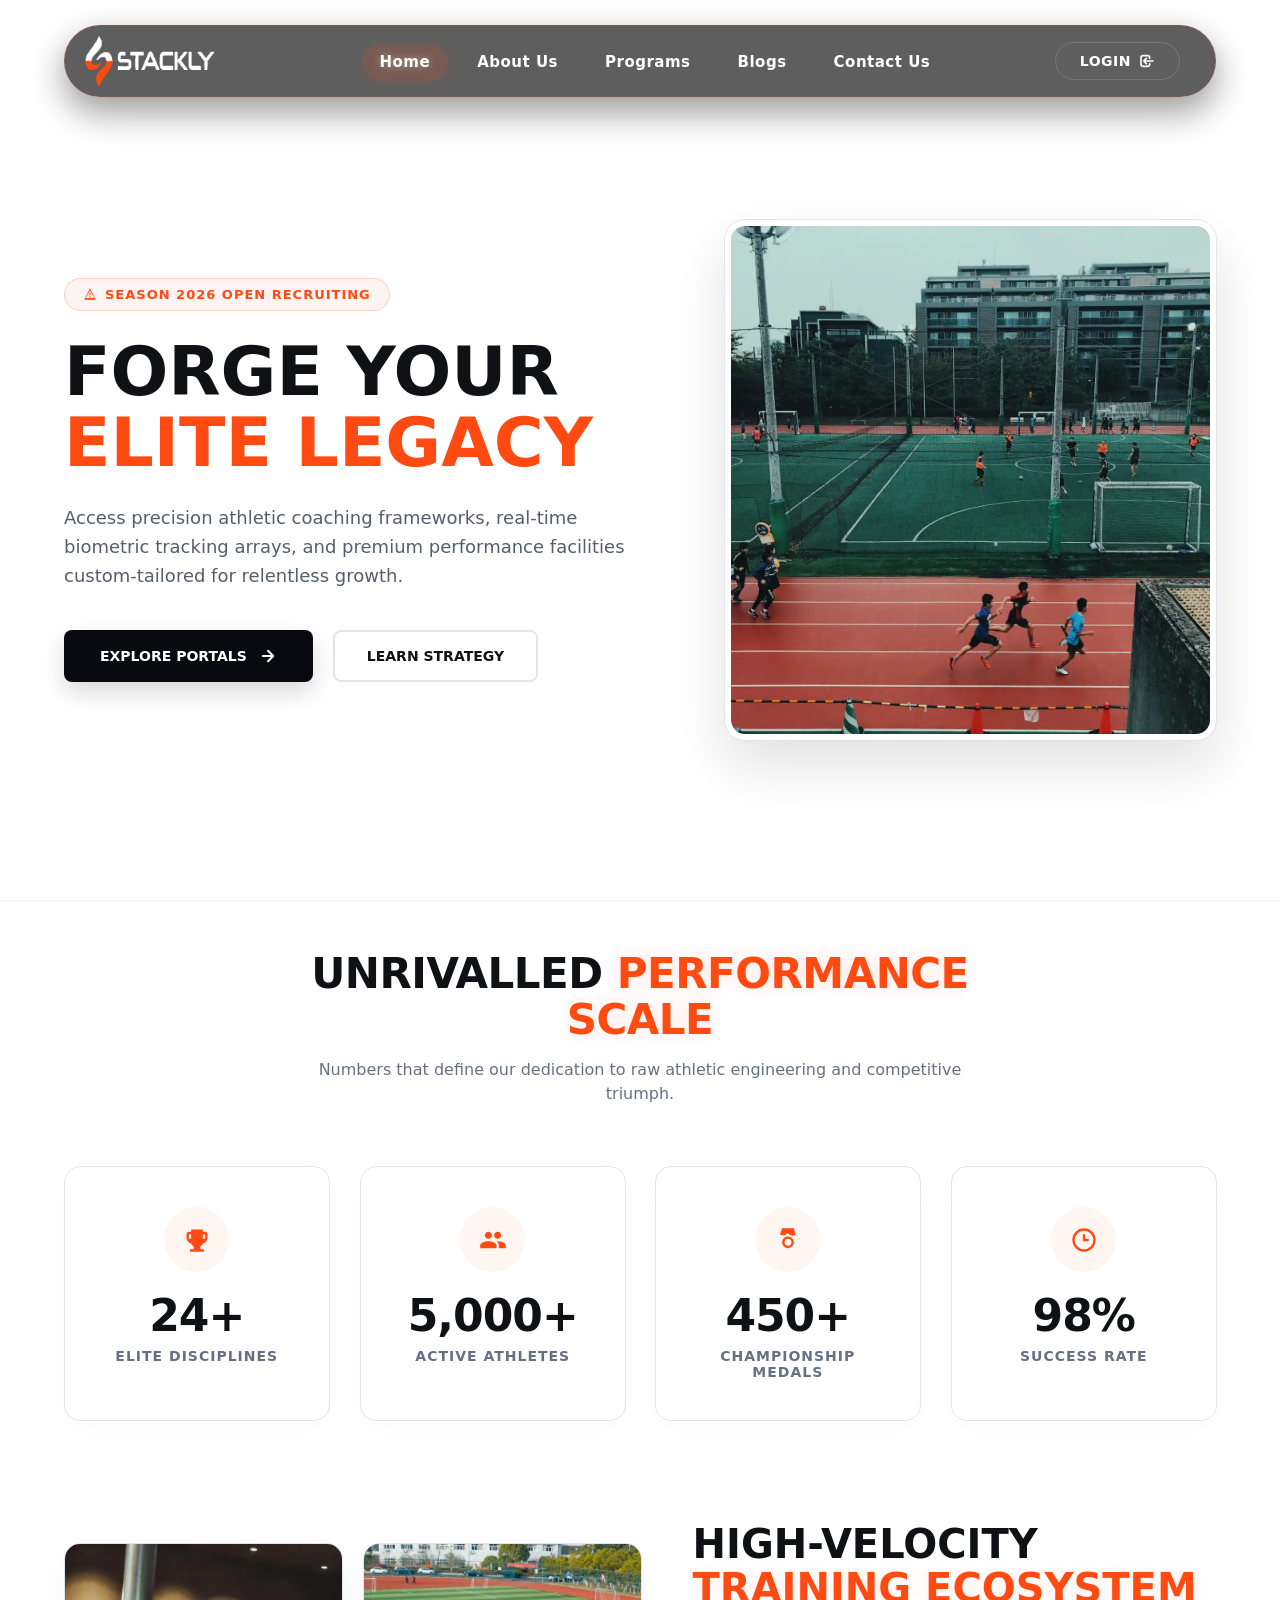
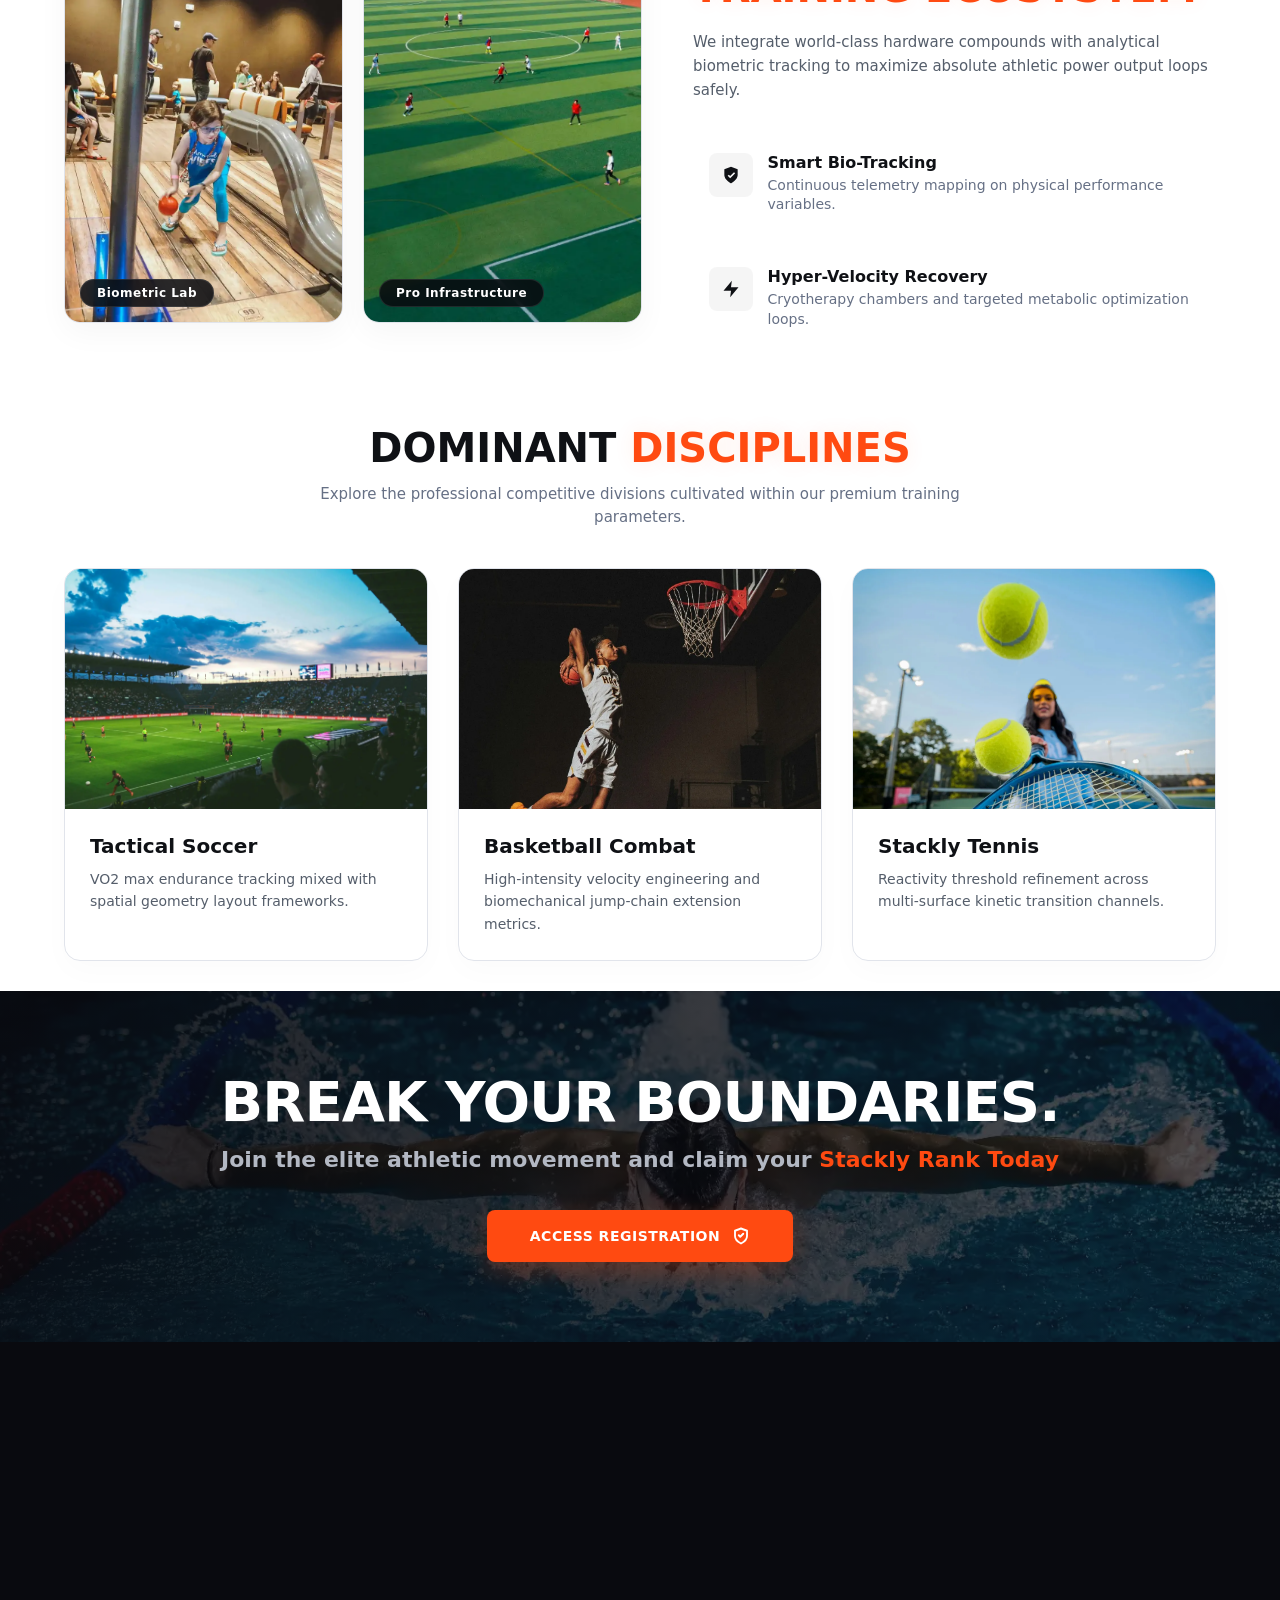
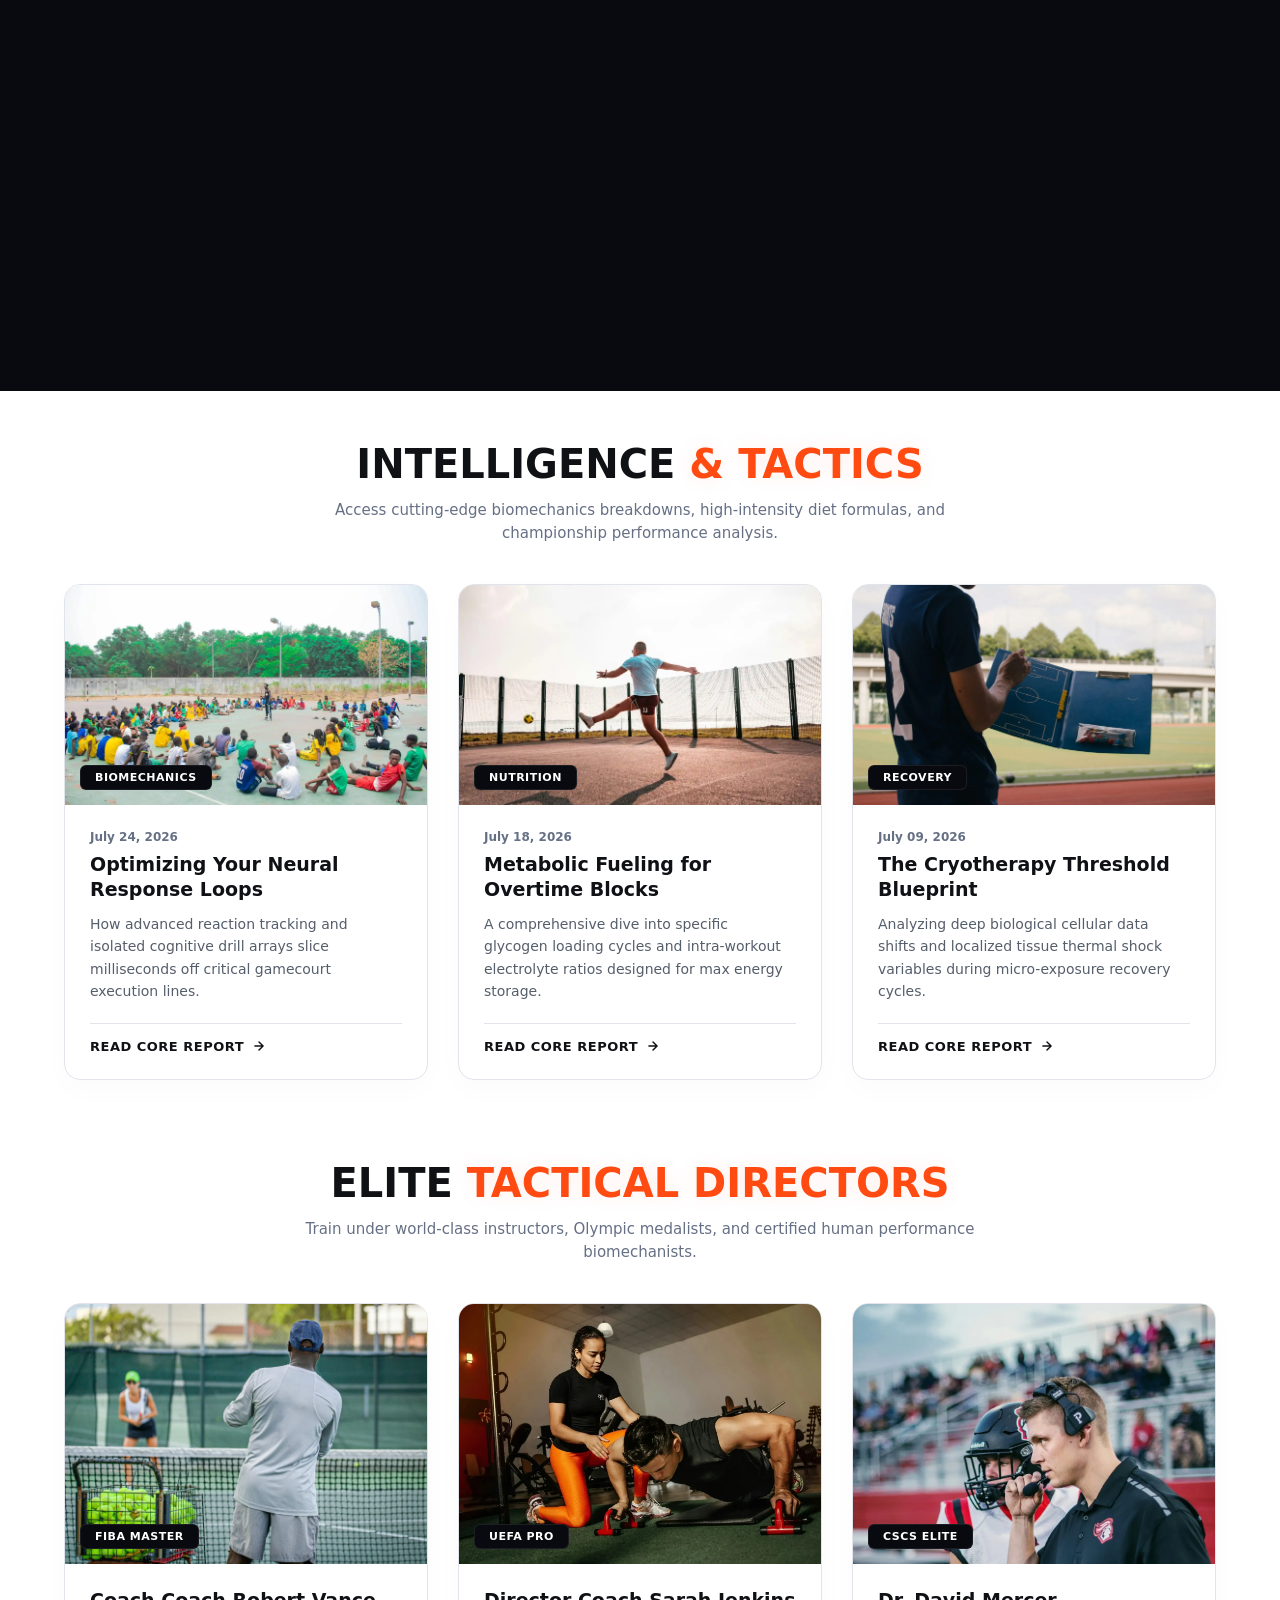
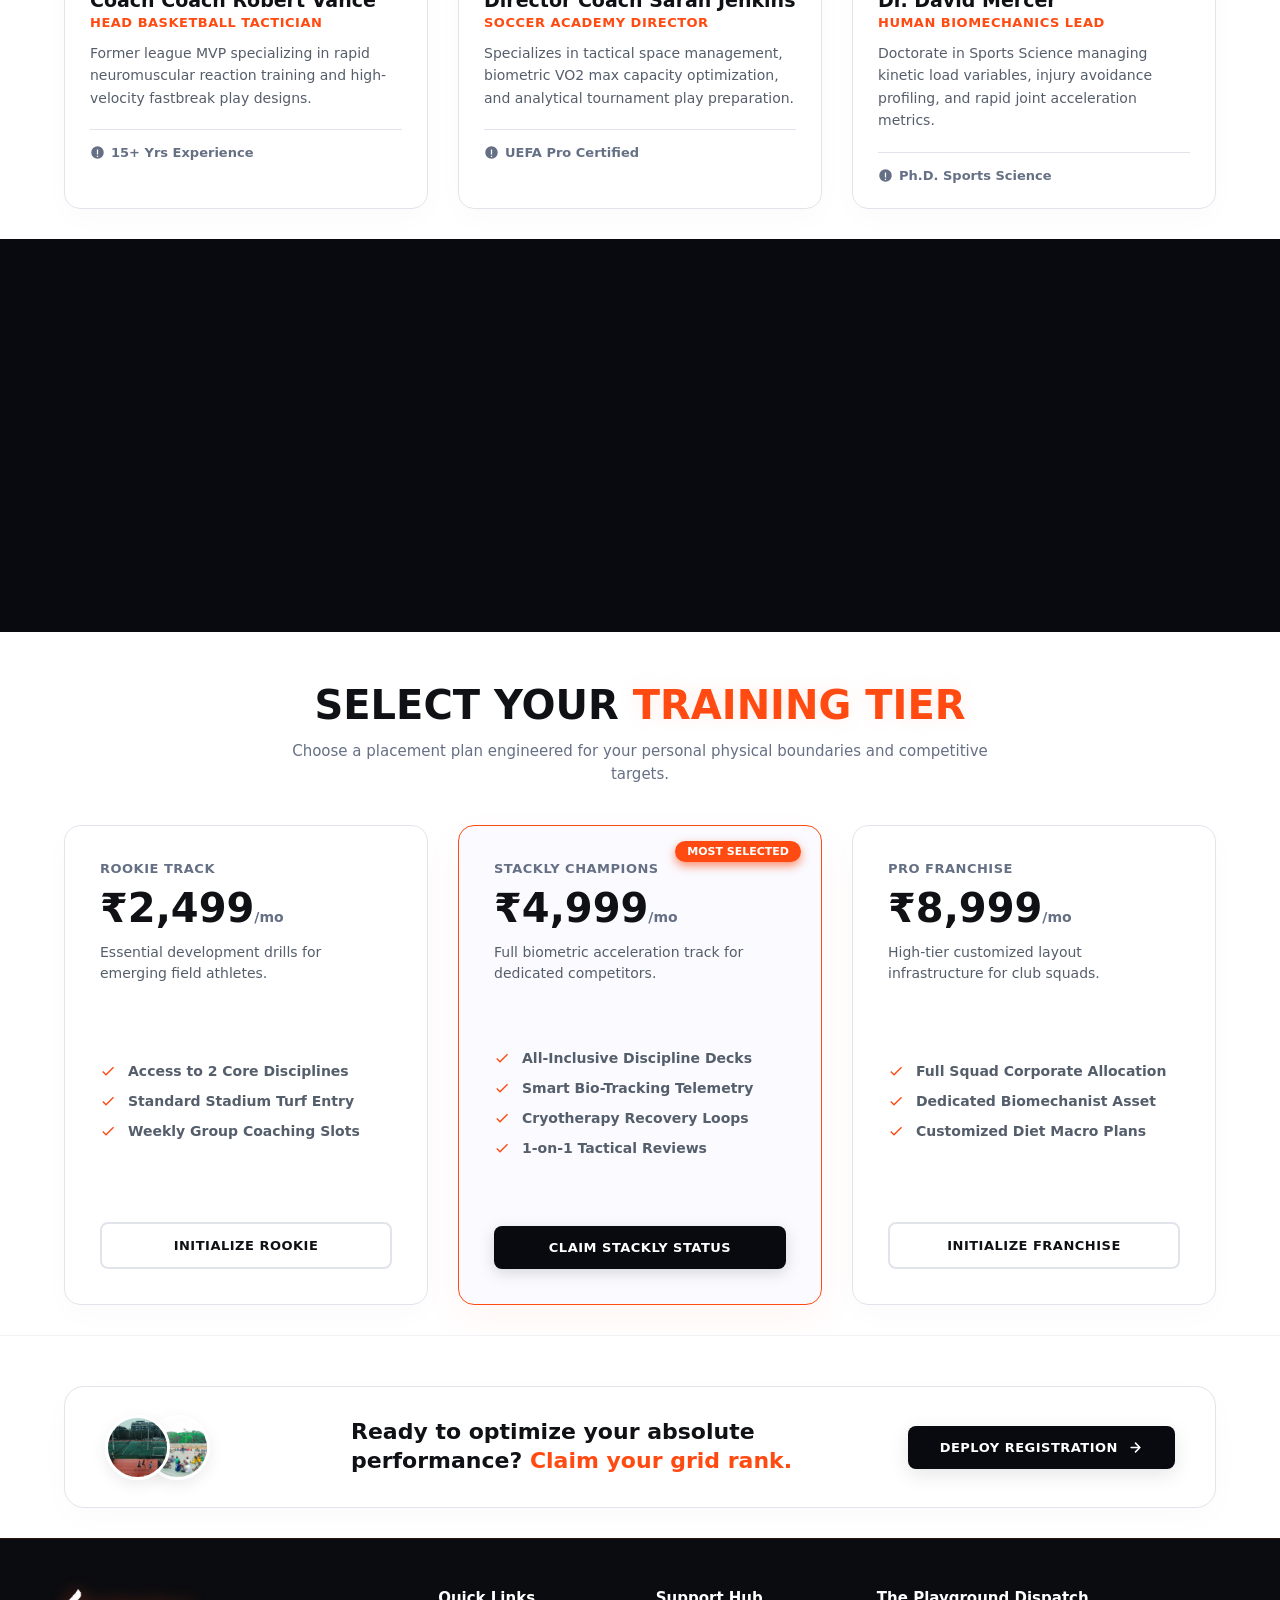
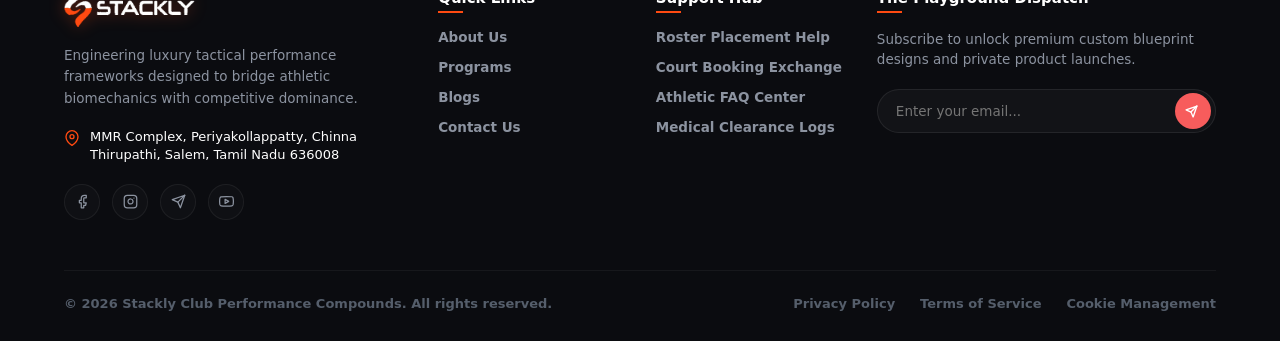
<file: index.html>
<html lang="en">
<head>
    <meta charset="UTF-8">
    <meta name="viewport" content="width=device-width, initial-scale=1.0">
    <title>Stackly Sports Club | Elite Training</title>
    <link rel="stylesheet" href="style.css">
</head>
<body>

    <div id ="preloader">
        <div class="loader-container">
            <div class="loader-ring"></div>
    <svg class="loader-icon" viewBox="0 0 24 24">
    <path d="M18 2H6v2H2v3c0 3.2 2.1 5.8 5 6.7V17H4v2h16v-2h-3v-3.3c2.9-.9 5-3.5 5-6.7V4h-4V2zM4 7V6h2v3.4C4.8 8.8 4 8 4 7zm16 0c0 1-.8 1.8-2 2.4V6h2v1z"/>
</svg>

        </div>
    <div class="loader-text">Stackly<span>Club</span></div>
    </div>

<script>
    window.addEventListener ('load',()=>{
        const preloader = document.getElementById('preloader');
        setTimeout(() =>{

             preloader.classList.add('preloader-hidden');

        },2500);

    }
    )

</script>

<!-- FLOATING GLASSMORPHIC NAVIGATION ARCHITECTURE -->
<nav class="floating-navbar">
    <div class="nav-container">
        
        <!-- Interactive Brand Logo Wrap -->
        <a href="javascript:void(0)" class="nav-logo" id="logoRefreshBtn" title="Refresh Page">
            <img src="./Assests/sports club logo.webp" alt="Apex Logo" class="logo-img">
         
        </a>

        <!-- Responsive Hamburger Trigger -->
        <button class="menu-toggle" id="mobileMenuBtn" aria-label="Toggle Navigation Menu">
            <span class="hamburger-bar"></span>
            <span class="hamburger-bar"></span>
            <span class="hamburger-bar"></span>
        </button>

        <!-- Navigation Menus & Action Deck -->
        <div class="nav-menu-wrapper" id="navMenuWrapper">
            <ul class="nav-links">
                <li><a href="index.html" class="nav-item active">Home</a></li>
                <li><a href="about.html" class="nav-item">About Us</a></li>
                <li><a href="programs.html" class="nav-item">Programs</a></li>
                <li><a href="blogs.html" class="nav-item">Blogs</a></li>
                <li><a href="contact.html" class="nav-item">Contact Us</a></li>
            </ul>
            
            <div class="nav-auth-deck">
                <a href="login.html" class="btn-login">
                    <span>Login</span>
                    <svg viewBox="0 0 24 24" class="auth-icon">
                        <path d="M11 16l-4-4m0 0l4-4m-4 4h14m-5 4v1a3 3 0 01-3 3H6a3 3 0 01-3-3V7a3 3 0 013-3h7a3 3 0 013 3v1" stroke="currentColor" stroke-width="2.5" stroke-linecap="round" stroke-linejoin="round" fill="none"/>
                    </svg>
                </a>
            </div>
        </div>

    </div>
</nav>


<script>
    document.addEventListener('DOMContentLoaded', () => {
        const logoRefreshBtn = document.getElementById('logoRefreshBtn');
        const mobileMenuBtn = document. getElementById ('mobileMenuBtn');
        const navMenusWrapper = document. getElementById ('navMenuWrapper');
        const navItems = document. querySelectorAll('.nav-item');
    
     logoRefreshBtn.addEventListener('click', (e) => {
        e.preventDefault();
        window.location.reload();
         });
    
     mobileMenuBtn.addEventListener('click', () => {
        mobileMenuBtn.classList.toggle('open');
        navMenuWrapper.classList.toggle('mobile-open');
    
     if (navMenuWrapper.classList.contains('mobile-open')) {
            document.body.style.overflow = 'hidden';
        } else {
            document.body.style.overflow = '';
        }
    });
navItems.forEach(item => {
        item.addEventListener('click', () => {
          
            navItems.forEach(el => el.classList.remove('active'));
            
    
            item.classList.add('active');

            if (navMenuWrapper.classList.contains('mobile-open')) {
                mobileMenuBtn.classList.remove('open');
                navMenuWrapper.classList.remove('mobile-open');
                document.body.style.overflow = '';
            }
        });
    });
});
</script>


<section class="hero" id="home">
    <div class="hero-wrapper">
        
        <div class="hero-content">
            <div class="hero-badge">
                <svg viewBox="0 0 24 24" class="badge-icon">
                    <path d="M12 2L2 22h20L12 2zm0 3.99L19.53 19H4.47L12 5.99zM13 16h-2v2h2v-2zm0-6h-2v4h2v-4z"/>
                </svg>
                <span>Season 2026 Open Recruiting</span>
            </div>
            
            <h1>Forge Your <br><span class="glow-text">Elite Legacy</span></h1>
            <p class="hero-hover-text">Access precision athletic coaching frameworks, real-time biometric tracking arrays, and premium performance facilities custom-tailored for relentless growth.</p>

            <div class="hero-actions">
                <a href="programs.html" class="btn-primary">
                    <span>Explore Portals</span>
                    <svg viewBox="0 0 24 24">
                        <path d="M5 12h14M12 5l7 7-7 7" stroke="currentColor" stroke-width="2.5" stroke-linecap="round" stroke-linejoin="round"/>
                    </svg>
                </a>
                <a href="404.html" class="btn-secondary">Learn Strategy</a>
            </div>
        </div>

   
        <div class="hero-graphic-frame">
            <div class="glowing-backdrop"></div>
            <div class="image-slider-box">
        
                <img src="./Assests/jump run.webp" alt="Soccer Performance Academy" class="hero-slider-img active">
                <img src="./Assests/athletic running.webp" alt="athletic Tactical Camp" class="hero-slider-img">
                 <img src="./Assests/swimming.webp" alt="swimming Tactical Camp" class="hero-slider-img">
                  <img src="./Assests/cycling.webp" alt="cycling Tactical Camp" class="hero-slider-img">
            </div>
        </div>

    </div>
</section>

<style>

.hero-hover-text {
    font-size: clamp(15px, 1.8vw, 18px);
    color: #555e6b;
    line-height: 1.6;
    margin-bottom: 40px;
    max-width: 580px;
    cursor: default;
    
    transform: scale(1);
    transition: color 0.4s ease, text-shadow 0.4s ease, transform 0.4s cubic-bezier(0.25, 1, 0.5, 1);
    will-change: transform, text-shadow;
}


.hero-hover-text:hover {
    color: #0f1115;
    transform: scale(1.02); 
    text-shadow: 0 0 15px rgba(255, 74, 17, 0.15), 0 0 30px rgba(255, 74, 17, 0.05); 
}

 
.hero {
    min-height: 100vh;
    width: 100%;
    background-color: #ffffff; 
    display: flex;
    align-items: center;
    justify-content: center;
    padding: 140px 5% 80px 5%;
    overflow: hidden;
    position: relative;
}

.hero-wrapper {
    width: 100%;
    max-width: 1300px;
    display: grid;
    grid-template-columns: 1.1fr 0.9fr;
    gap: 60px;
    align-items: center;
}


.hero-content {
    opacity: 0;
    transform: translateY(30px);
    transition: transform 0.8s cubic-bezier(0.25, 1, 0.5, 1), opacity 0.8s ease;
}

.hero-content.scroll-visible {
    opacity: 1;
    transform: translateY(0);
}

.hero-badge {
    display: inline-flex;
    align-items: center;
    gap: 8px;
    background: rgba(255, 74, 17, 0.06);
    border: 1px solid rgba(255, 74, 17, 0.2);
    padding: 8px 18px;
    border-radius: 30px;
    margin-bottom: 25px;
}

.hero-badge span {
    color: var(--primary);
    font-size: 13px;
    font-weight: 700;
    letter-spacing: 1px;
    text-transform: uppercase;
}

.badge-icon {
    width: 14px;
    height: 14px;
    fill: var(--primary);
}

.hero-content h1 {
    font-size: clamp(38px, 5.5vw, 68px);
    color: #0f1115; 
    font-weight: 900;
    line-height: 1.05;
    text-transform: uppercase;
    margin-bottom: 25px;
}

.glow-text {
    color: var(--primary);
    position: relative;
    display: inline-block;
    transition: text-shadow 0.3s ease;
}

.hero-content:hover .glow-text {
    text-shadow: 0 0 25px rgba(255, 74, 17, 0.45);
}

.hero-content p {
    font-size: clamp(15px, 1.8vw, 18px);
    color: #555e6b;
    line-height: 1.6;
    margin-bottom: 40px;
    max-width: 580px;
}

/* Action Control System */
.hero-actions {
    display: flex;
    flex-wrap: wrap;
    gap: 20px;
}

.btn-primary {
    display: inline-flex;
    align-items: center;
    gap: 12px;
    padding: 16px 36px;
    background-color: var(--dark);
    color: #ffffff;
    text-decoration: none;
    font-weight: 700;
    font-size: 14px;
    text-transform: uppercase;
    border-radius: 8px;
    box-shadow: 0 10px 25px rgba(9, 10, 15, 0.15);
    transition: all 0.3s cubic-bezier(0.25, 1, 0.5, 1);
}

.btn-primary svg {
    width: 18px;
    height: 18px;
    transition: transform 0.3s ease;
}

.btn-primary:hover {
    background-color: var(--primary);
    box-shadow: 0 12px 30px var(--primary-glow);
    transform: translateY(-3px);
}

.btn-primary:hover svg {
    transform: translateX(6px);
}

.btn-secondary {
    display: inline-flex;
    align-items: center;
    padding: 16px 32px;
    background: transparent;
    color: #0f1115;
    border: 2px solid #e1e4eb;
    text-decoration: none;
    font-weight: 700;
    font-size: 14px;
    text-transform: uppercase;
    border-radius: 8px;
    transition: all 0.3s ease;
}

.btn-secondary:hover {
    border-color: #0f1115;
    background-color: rgba(9, 10, 15, 0.02);
    transform: translateY(-2px);
}


.hero-graphic-frame {
    position: relative;
    width: 100%;
    height: 520px;
    display: flex;
    justify-content: center;
    align-items: center;
    opacity: 0;
    transform: scale(0.95) translateX(30px);
    transition: transform 1s cubic-bezier(0.25, 1, 0.5, 1), opacity 1s ease;
}

.hero-graphic-frame.scroll-visible {
    opacity: 1;
    transform: scale(1) translateX(0);
}

.glowing-backdrop {
    position: absolute;
    width: 110%;
    height: 110%;
    background: radial-gradient(circle, rgba(255, 74, 17, 0.12) 0%, transparent 65%);
    z-index: 1;
    pointer-events: none;
}

.image-slider-box {
    position: relative;
    width: 100%;
    height: 100%;
    border-radius: 20px;
    overflow: hidden;
    box-shadow: 0 25px 55px rgba(0, 0, 0, 0.12);
    border: 6px solid #ffffff;
    outline: 1px solid #e1e4eb;
    z-index: 2;
}


.hero-slider-img {
    position: absolute;
    top: 0;
    left: 0;
    width: 100%;
    height: 100%;
    object-fit: cover;
    opacity: 0;
    visibility: hidden;
    scale: 1.08;
    transition: opacity 1.2s ease-in-out, scale 1.2s ease-in-out, visibility 1.2s;
}

.hero-slider-img.active {
    opacity: 1;
    visibility: visible;
    scale: 1;
}


@media (max-width: 992px) {
    .hero {
        padding-top: 130px;
    }
    .hero-wrapper {
        grid-template-columns: 1fr;
        gap: 50px;
    }
    .hero-content {
        text-align: center;
    }
    .hero-actions {
        justify-content: center;
    }
    .hero-graphic-frame {
        height: 400px;
    }
}

@media (max-width: 576px) {
    .hero-graphic-frame {
        height: 300px;
    }
}

</style>

<script>

document.addEventListener('DOMContentLoaded', () => {
    
    
    const sliderImages = document.querySelectorAll('.hero-slider-img');
    let currentImgIndex = 0;
    const slideIntervalTime = 2000; 

    function cycleHeroImages() {
    
        sliderImages[currentImgIndex].classList.remove('active');
        
      
        currentImgIndex = (currentImgIndex + 1) % sliderImages.length;
        
       
        sliderImages[currentImgIndex].classList.add('active');
    }


    if(sliderImages.length > 1) {
        setInterval(cycleHeroImages, slideIntervalTime);
    }


    const heroContent = document.querySelector('.hero-content');
    const heroGraphic = document.querySelector('.hero-graphic-frame');

    const heroObserverOptions = {
        threshold: 0.05,
        rootMargin: "0px"
    };

    const heroObserver = new IntersectionObserver((entries) => {
        entries.forEach(entry => {
            if(entry.isIntersecting) {
                entry.target.classList.add('scroll-visible');
                heroObserver.unobserve(entry.target);
            }
        });
    }, heroObserverOptions);

    if(heroContent) heroObserver.observe(heroContent);
    if(heroGraphic) heroObserver.observe(heroGraphic);
});

</script>


<section class="metrics-section" id="metrics">
    <div class="metrics-header">
        <h2 class="metrics-title">Unrivalled <span>Performance Scale</span></h2>
       <p class="metrics-interactive-subtitle">Numbers that define our dedication to raw athletic engineering and competitive triumph.</p>

    </div>

    <div class="metrics-container">
      
        <div class="metric-card">
            <div class="metric-icon-box">
                <svg viewBox="0 0 24 24" class="metric-svg">
                    <path d="M19 5h-2V3H7v2H5c-1.1 0-2 .9-2 2v3c0 2.42 1.72 4.44 4.01 4.9.44 1.15 1.25 2.12 2.29 2.72l-.3 2.38H6v2h12v-2h-3l-.3-2.38c1.04-.6 1.85-1.57 2.29-2.72C19.28 14.44 21 12.42 21 10V7c0-1.1-.9-2-2-2zM5 10V7h2v3c0 .55-.45 1-1 1s-1-.45-1-1zm14 0c0 .55-.45 1-1 1s-1-.45-1-1V7h2v3z"/>
                </svg>
            </div>
            <div class="metric-numbers">24+</div>
            <div class="metric-label">Elite Disciplines</div>
        </div>

      
        <div class="metric-card">
            <div class="metric-icon-box">
                <svg viewBox="0 0 24 24" class="metric-svg">
                    <path d="M16 11c1.66 0 2.99-1.34 2.99-3S17.66 5 16 5c-1.66 0-3 1.34-3 3s1.34 3 3 3zm-8 0c1.66 0 2.99-1.34 2.99-3S9.66 5 8 5C6.34 5 5 6.34 5 8s1.34 3 3 3zm0 2c-2.33 0-7 1.17-7 3.5V19h14v-2.5c0-2.33-4.67-3.5-7-3.5zm8 0c-.29 0-.62.02-.97.05 1.16.84 1.97 1.97 1.97 3.45V19h6v-2.5c0-2.33-4.67-3.5-7-3.5z"/>
                </svg>
            </div>
            <div class="metric-numbers">5,000+</div>
            <div class="metric-label">Active Athletes</div>
        </div>

      
        <div class="metric-card">
            <div class="metric-icon-box">
               
                <svg viewBox="0 0 24 24" class="metric-svg">
                    <path d="M12 9c-2.76 0-5 2.24-5 5s2.24 5 5 5 5-2.24 5-5-2.24-5-5-5zm0 8c-1.66 0-3-1.34-3-3s1.34-3 3-3 3 1.34 3 3-1.34 3-3 3zM17.11 2H6.89L5.1 7.37c.72.39 1.55.63 2.44.63 1.63 0 3.09-.78 4.02-2 .24.31.51.59.81.84.4.34.85.62 1.33.82.72.3 1.5.47 2.3.47.89 0 1.72-.24 2.44-.63L17.11 2z"/>
                </svg>
            </div>
            <div class="metric-numbers">450+</div>
            <div class="metric-label">Championship Medals</div>
        </div>

        <div class="metric-card">
            <div class="metric-icon-box">
                <svg viewBox="0 0 24 24" class="metric-svg">
                    <path d="M12 2A10 10 0 1 0 22 12A10 10 0 0 0 12 2zm0 18a8 8 0 1 1 8-8a8 8 0 0 1-8 8zm1-13h-2v6h5v-2h-3z"/>
                </svg>
            </div>
            <div class="metric-numbers">98%</div>
            <div class="metric-label">Success Rate</div>
        </div>

    </div>
</section>

<style>

.metrics-interactive-subtitle {
    font-size: clamp(14px, 1.6vw, 16px);
    color: #667085;
    line-height: 1.5;
    cursor: default;
    display: inline-block;
    transform: scale(1);
    transition: color 0.4s ease, text-shadow 0.4s ease, transform 0.4s cubic-bezier(0.25, 1, 0.5, 1);
    will-change: transform, text-shadow;
}

.metrics-interactive-subtitle:hover {
    color: #0f1115; 
    transform: scale(1.03); 
    text-shadow: 0 0 15px rgba(255, 74, 17, 0.2), 0 0 30px rgba(255, 74, 17, 0.05); 
}

  
.metrics-section {
    padding: 100px 5%;
    background-color: #ffffff;
    width: 100%;
    display: flex;
    flex-direction: column;
    align-items: center;
    position: relative;
    border-top: 1px solid #f0f2f5;
}

.metrics-header {
    text-align: center;
    margin-bottom: 60px;
    max-width: 700px;
}

.metrics-title {
    font-size: clamp(28px, 4vw, 42px);
    font-weight: 900;
    color: #0f1115;
    text-transform: uppercase;
    letter-spacing: -0.5px;
    margin-bottom: 15px;
    line-height: 1.1;
}

.metrics-title span {
    color: var(--primary);
    text-shadow: 0 0 20px rgba(255, 74, 17, 0.15);
}

.metrics-subtitle {
    font-size: clamp(14px, 1.6vw, 16px);
    color: #667085;
    line-height: 1.5;
}


.metrics-section {
    padding: 50px 5%;
    background-color: #ffffff; 
    width: 100%;
    display: flex;
    justify-content: center;
    position: relative;
    border-top: 1px solid #f0f2f5;
}

.metrics-container {
    width: 100%;
    max-width: 1300px;
    display: grid;
    grid-template-columns: repeat(auto-fit, minmax(240px, 1fr));
    gap: 30px;
}

.metric-card {
    background: #ffffff;
    border: 1px solid #e1e4eb;
    border-radius: 16px;
    padding: 40px 30px;
    display: flex;
    flex-direction: column;
    align-items: center;   
    text-align: center;
    position: relative;
    box-shadow: 0 10px 30px rgba(0, 0, 0, 0.02);
    
   
    transform: translateY(0);
    transition: transform 0.4s cubic-bezier(0.25, 1, 0.5, 1), 
                border-color 0.4s ease, 
                box-shadow 0.4s ease;
    will-change: transform, box-shadow;
}


.metric-card:hover {
    transform: translateY(-8px);
    border-color: var(--primary);
    box-shadow: 0 20px 45px rgba(0, 0, 0, 0.06), 0 0 25px rgba(255, 74, 17, 0.08);
}

.metric-icon-box {
    width: 65px;
    height: 65px;
    border-radius: 50%;
    background-color: rgba(255, 74, 17, 0.05);
    display: flex;
    justify-content: center;
    align-items: center;
    margin-bottom: 20px;
    transition: background-color 0.3s ease, transform 0.4s cubic-bezier(0.25, 1, 0.5, 1);
}

.metric-svg {
    width: 28px;
    height: 28px;
    fill: var(--primary);
    transition: fill 0.3s ease, filter 0.3s ease;
}


.metric-card:hover .metric-icon-box {
    background-color: var(--primary);
    transform: scale(1.05) rotate(5deg);
}

.metric-card:hover .metric-svg {
    fill: #ffffff;
}


.metric-numbers {
    font-size: clamp(32px, 3.5vw, 44px);
    font-weight: 900;
    color: #0f1115;
    letter-spacing: -1px;
    margin-bottom: 8px;
    line-height: 1.1;
    transition: color 0.3s ease, text-shadow 0.3s ease;
}

.metric-card:hover .metric-numbers {
    color: var(--primary);
    text-shadow: 0 0 15px rgba(255, 74, 17, 0.2);
}

.metric-label {
    font-size: 14px;
    font-weight: 700;
    color: #667085;
    text-transform: uppercase;
    letter-spacing: 1px;
}

</style>


<section class="features-section" id="features">
    <div class="features-wrapper">
        
        <div class="features-graphic-grid">
            <!-- Feature Image Block 01 -->
            <div class="feature-img-card scroll-reveal-left">
                <div class="img-glow-overlay"></div>
                <img src="./Assests/biometric.webp" alt="Biometric Lab Training" class="feature-asset">
                <div class="feature-badge-tag">Biometric Lab</div>
            </div>
            
            <!-- Feature Image Block 02 -->
            <div class="feature-img-card scroll-reveal-right">
                <div class="img-glow-overlay"></div>
                <img src="./Assests/pro infra.webp" alt="Elite Infrastructure Setup" class="feature-asset">
                <div class="feature-badge-tag">Pro Infrastructure</div>
            </div>
        </div>

    
        <div class="features-content scroll-reveal-right">
            <h2 class="features-heading">High-Velocity <br><span>Training Ecosystem</span></h2>
            <p class="features-interactive-body">We integrate world-class hardware compounds with analytical biometric tracking to maximize absolute athletic power output loops safely.</p>

            <div class="benefit-stack">
                <div class="benefit-item">
                    <div class="benefit-icon-wrapper">
                       
                        <svg viewBox="0 0 24 24" class="benefit-svg">
                            <path d="M12 22s8-4 8-10V5l-8-3-8 3v7c0 6 8 10 8 10zm-1-6l-3-3 1.41-1.41L11 13.17l4.59-4.59L17 10l-6 6z"/>
                        </svg>
                    </div>
                    <div>
                        <h4>Smart Bio-Tracking</h4>
                        <p>Continuous telemetry mapping on physical performance variables.</p>
                    </div>
                </div>

                <div class="benefit-item">
                    <div class="benefit-icon-wrapper">
                        <svg viewBox="0 0 24 24" class="benefit-svg">
                            <path d="M13 2L3 14h9l-1 8 10-12h-9l1-8z"/>
                        </svg>
                    </div>
                    <div>
                        <h4>Hyper-Velocity Recovery</h4>
                        <p>Cryotherapy chambers and targeted metabolic optimization loops.</p>
                    </div>
                </div>
            </div>
        </div>

    </div>
</section>

<style>
    
.features-section {
    padding: 50px 5% 30px 5%; 
    background-color: #ffffff;
    width: 100%;
    display: flex;
    justify-content: center;
    overflow: hidden;
}

.features-wrapper {
    width: 100%;
    max-width: 1300px;
    display: grid;
    grid-template-columns: 1.05fr 0.95fr;
    gap: 50px;
    align-items: center;
}


.features-graphic-grid {
    display: grid;
    grid-template-columns: 1fr 1fr;
    gap: 20px;
}

.feature-img-card {
    position: relative;
    border-radius: 16px;
    overflow: hidden;
    height: 380px;
    background-color: #f8f9fa;
    border: 1px solid #e1e4eb;
    box-shadow: 0 10px 30px rgba(0, 0, 0, 0.04);
    

    transform: scale(1);
    transition: transform 0.5s cubic-bezier(0.25, 1, 0.5, 1), 
                border-color 0.4s ease, 
                box-shadow 0.4s ease;
    will-change: transform, box-shadow;
}

.feature-asset {
    width: 100%;
    height: 100%;
    object-fit: cover;
    transition: transform 0.6s cubic-bezier(0.25, 1, 0.5, 1);
}


.img-glow-overlay {
    position: absolute;
    top: 0;
    left: 0;
    width: 100%;
    height: 100%;
    background: radial-gradient(circle at center, rgba(255, 74, 17, 0.2) 0%, transparent 75%);
    opacity: 0;
    z-index: 2;
    pointer-events: none;
    transition: opacity 0.4s ease;
}


.feature-img-card:hover {
    transform: scale(1.02) translateY(-4px);
    border-color: var(--primary);
    box-shadow: 0 15px 40px rgba(0, 0, 0, 0.08), 0 0 25px rgba(255, 74, 17, 0.12);
}

.feature-img-card:hover .feature-asset {
    transform: scale(1.06);
}

.feature-img-card:hover .img-glow-overlay {
    opacity: 1;
}

.feature-badge-tag {
    position: absolute;
    bottom: 15px;
    left: 15px;
    background: rgba(9, 10, 15, 0.85);
    backdrop-filter: blur(8px);
    -webkit-backdrop-filter: blur(8px);
    color: #ffffff;
    padding: 6px 16px;
    border-radius: 20px;
    font-size: 12px;
    font-weight: 700;
    letter-spacing: 0.5px;
    z-index: 3;
    border: 1px solid rgba(255, 255, 255, 0.1);
}


.features-heading {
    font-size: clamp(28px, 4vw, 40px);
    color: #0f1115;
    font-weight: 900;
    line-height: 1.1;
    text-transform: uppercase;
    margin-bottom: 20px;
}

.features-heading span {
    color: var(--primary);
    text-shadow: 0 0 20px rgba(255, 74, 17, 0.1);
}


.features-interactive-body {
    font-size: 15px;
    color: #555e6b;
    line-height: 1.6;
    margin-bottom: 35px;
    cursor: default;
    display: inline-block; 
    

    transform: scale(1);
    transition: color 0.4s ease, text-shadow 0.4s ease, transform 0.4s cubic-bezier(0.25, 1, 0.5, 1);
    will-change: transform, text-shadow;
}


.features-interactive-body:hover {
    color: #0f1115; 
    transform: scale(1.02); 
    text-shadow: 0 0 15px rgba(255, 74, 17, 0.18), 0 0 30px rgba(255, 74, 17, 0.05); 
}


.benefit-stack {
    display: flex;
    flex-direction: column;
    gap: 20px;
}

.benefit-item {
    display: flex;
    gap: 15px;
    align-items: flex-start;
    padding: 15px;
    border-radius: 12px;
    border: 1px solid transparent;
    transition: background-color 0.3s ease, border-color 0.3s ease;
}

.benefit-item:hover {
    background-color: rgba(255, 74, 17, 0.02);
    border-color: rgba(255, 74, 17, 0.1);
}

.benefit-icon-wrapper {
    width: 44px;
    height: 44px;
    border-radius: 8px;
    background-color: rgba(9, 10, 15, 0.04);
    display: flex;
    justify-content: center;
    align-items: center;
    flex-shrink: 0;
}

.benefit-svg {
    width: 20px;
    height: 20px;
    fill: #0f1115;
    transition: fill 0.3s ease;
}

.benefit-item:hover .benefit-svg {
    fill: var(--primary);
}

.benefit-item h4 {
    font-size: 16px;
    color: #0f1115;
    margin-bottom: 4px;
    font-weight: 700;
}

.benefit-item p {
    font-size: 14px;
    color: #667085;
    line-height: 1.4;
}


.scroll-reveal-left, .scroll-reveal-right {
    opacity: 0;
    transition: transform 0.8s cubic-bezier(0.25, 1, 0.5, 1), opacity 0.8s ease;
}

.scroll-reveal-left { transform: translateX(-30px); }
.scroll-reveal-right { transform: translateX(30px); }

.scroll-reveal-left.active, .scroll-reveal-right.active {
    opacity: 1;
    transform: translateX(0);
}


@media (max-width: 992px) {
    .features-wrapper {
        grid-template-columns: 1fr;
        gap: 40px;
    }
    .feature-img-card {
        height: 320px;
    }
}

@media (max-width: 576px) {
    .features-graphic-grid {
        grid-template-columns: 1fr;
    }
    .feature-img-card {
        height: 280px;
    }
}

</style>

<script>
  
document.addEventListener('DOMContentLoaded', () => {
    const revealElements = document.querySelectorAll('.scroll-reveal-left, .scroll-reveal-right');

    const featuresObserverOptions = {
        threshold: 0.12,
        rootMargin: "0px 0px -20px 0px"
    };

    const featuresObserver = new IntersectionObserver((entries, observer) => {
        entries.forEach(entry => {
            if (entry.isIntersecting) {
                entry.target.classList.add('active');
                observer.unobserve(entry.target);
            }
        });
    }, featuresObserverOptions);

    revealElements.forEach(el => featuresObserver.observe(el));
});

</script>

<!-- FRESH COMPACT SHOWCASE SECTION -->
<section class="showcase-section scroll-reveal-view" id="showcase">
    <div class="showcase-header">
        <h2 class="showcase-title">Dominant <span>Disciplines</span></h2>
        <p class="showcase-interactive-subtitle">Explore the professional competitive divisions cultivated within our premium training parameters.</p>
    </div>

    <div class="showcase-grid">
        
        <!-- Showcase Card 01 -->
        <div class="showcase-card">
            <div class="showcase-img-box">
                <div class="showcase-glow-mask"></div>
                <img src="./Assests/soccer.webp" alt="Tactical Soccer Arena" class="showcase-img">
            </div>
            <div class="showcase-content">
                <h3>Tactical Soccer</h3>
                <p class="showcase-card-body">VO2 max endurance tracking mixed with spatial geometry layout frameworks.</p>
            </div>
        </div>

        <!-- Showcase Card 02 -->
        <div class="showcase-card">
            <div class="showcase-img-box">
                <div class="showcase-glow-mask"></div>
                <img src="./Assests/basketball.webp" alt="Basketball Combat Center" class="showcase-img">
            </div>
            <div class="showcase-content">
                <h3>Basketball Combat</h3>
                <p class="showcase-card-body">High-intensity velocity engineering and biomechanical jump-chain extension metrics.</p>
            </div>
        </div>

        <!-- Showcase Card 03 -->
        <div class="showcase-card">
            <div class="showcase-img-box">
                <div class="showcase-glow-mask"></div>
                <img src="./Assests/tennis.webp" alt="Apex Tennis Fields" class="showcase-img">
            </div>
            <div class="showcase-content">
                <h3>Stackly Tennis</h3>
                <p class="showcase-card-body">Reactivity threshold refinement across multi-surface kinetic transition channels.</p>
            </div>
        </div>

    </div>
</section>

<style>

.showcase-section {
    padding: 50px 5% 30px 5%; 
    background-color: #ffffff;
    width: 100%;
    display: flex;
    flex-direction: column;
    align-items: center;
    overflow: hidden;
}

.showcase-header {
    text-align: center;
    margin-bottom: 40px;
    max-width: 700px;
}

.showcase-title {
    font-size: clamp(28px, 4vw, 40px);
    font-weight: 900;
    color: #0f1115;
    text-transform: uppercase;
    margin-bottom: 12px;
}

.showcase-title span {
    color: var(--primary);
    text-shadow: 0 0 20px rgba(255, 74, 17, 0.1);
}

.showcase-interactive-subtitle {
    font-size: 15px;
    color: #667085;
    line-height: 1.5;
    cursor: default;
    display: inline-block;
    transition: color 0.4s ease, text-shadow 0.4s ease, transform 0.4s cubic-bezier(0.25, 1, 0.5, 1);
    will-change: transform, text-shadow;
}

.showcase-interactive-subtitle:hover {
    color: #0f1115;
    transform: scale(1.02);
    text-shadow: 0 0 15px rgba(255, 74, 17, 0.15);
}

.showcase-grid {
    display: grid;
    grid-template-columns: repeat(auto-fit, minmax(300px, 1fr));
    gap: 30px;
    width: 100%;
    max-width: 1300px;
}

.showcase-card {
    background: #ffffff;
    border-radius: 16px;
    overflow: hidden;
    border: 1px solid #e1e4eb;
    box-shadow: 0 10px 30px rgba(0, 0, 0, 0.02);
    transition: transform 0.5s cubic-bezier(0.25, 1, 0.5, 1), 
                border-color 0.4s ease, 
                box-shadow 0.4s ease;
    will-change: transform, box-shadow;
}

.showcase-img-box {
    position: relative;
    height: 240px;
    overflow: hidden;
    background-color: #f8f9fa;
}

.showcase-img {
    width: 100%;
    height: 100%;
    object-fit: cover;
    transition: transform 0.6s cubic-bezier(0.25, 1, 0.5, 1);
}

.showcase-glow-mask {
    position: absolute;
    top: 0;
    left: 0;
    width: 100%;
    height: 100%;
    background: radial-gradient(circle at center, rgba(255, 74, 17, 0.22) 0%, transparent 75%);
    opacity: 0;
    z-index: 2;
    pointer-events: none;
    transition: opacity 0.4s ease;
}

.showcase-card:hover {
    transform: translateY(-6px);
    border-color: var(--primary);
    box-shadow: 0 15px 40px rgba(0, 0, 0, 0.06), 0 0 25px rgba(255, 74, 17, 0.1);
}

.showcase-card:hover .showcase-img {
    transform: scale(1.06);
}

.showcase-card:hover .showcase-glow-mask {
    opacity: 1;
}

.showcase-content {
    padding: 25px;
}

.showcase-content h3 {
    font-size: 20px;
    color: #0f1115;
    margin-bottom: 10px;
    font-weight: 800;
    transition: color 0.3s ease;
}

.showcase-card:hover .showcase-content h3 {
    color: var(--primary);
}

.showcase-card-body {
    font-size: 14px;
    color: #555e6b;
    line-height: 1.6;
    cursor: default;
    display: inline-block;
    transition: color 0.4s ease, text-shadow 0.4s ease, transform 0.4s cubic-bezier(0.25, 1, 0.5, 1);
    will-change: transform, text-shadow;
}

.showcase-card-body:hover {
    color: #0f1115;
    transform: scale(1.02);
    text-shadow: 0 0 12px rgba(255, 74, 17, 0.15);
}


.scroll-reveal-view {
    opacity: 0 !important;
    transform: translateY(40px) scale(0.98);
    transition: opacity 1s cubic-bezier(0.25, 1, 0.5, 1), 
                transform 1s cubic-bezier(0.25, 1, 0.5, 1);
    will-change: transform, opacity;
}

.scroll-reveal-view.view-active {
    opacity: 1 !important;
    transform: translateY(0) scale(1);
}

</style>

<script>
 
document.addEventListener('DOMContentLoaded', () => {
    
    const scrollRevealSections = document.querySelectorAll('.scroll-reveal-view');

    if (scrollRevealSections.length > 0) {
        const universalObserverOptions = {
            threshold: 0.1,
            rootMargin: "0px"
        };

        const universalScrollObserver = new IntersectionObserver((entries, observer) => {
            entries.forEach(entry => {
                if (entry.isIntersecting) {
                    entry.target.classList.add('view-active');
                    observer.unobserve(entry.target); 
                }
            });
        }, universalObserverOptions);

        scrollRevealSections.forEach(section => {
            universalScrollObserver.observe(section);
        });
    }
});

</script>

<!-- SYSTEM TWO-LINE SCROLL KINETIC BANNER -->
<section class="action-banner scroll-reveal-view" id="cta-banner">
    <!-- Clean Background Image Layer -->
    <img src="./Assests/swimming.webp" alt="Apex Stadium Background" class="banner-bg-asset">
    <div class="banner-dark-overlay"></div>
    <div class="banner-glow-halo"></div>

    <div class="banner-container">
        <!-- Line 1: Primed Heading -->
        <h2 class="banner-line-one">Break Your Boundaries.</h2>
        
        <!-- Line 2: Glow-Accentuated Sub-Heading -->
        <p class="banner-line-two">Join the elite athletic movement and claim your <span>Stackly Rank Today</span></p>
        
        <!-- Interactive Action Button -->
        <div class="banner-action-row">
            <a href="404.html" class="banner-btn">
                <span>Access Registration</span>
                <svg viewBox="0 0 24 24">
                    <path d="M12 22s8-4 8-10V5l-8-3-8 3v7c0 6 8 10 8 10zM9 11l2 2 4-4" stroke="currentColor" stroke-width="2.5" stroke-linecap="round" stroke-linejoin="round" fill="none"/>
                </svg>
            </a>
        </div>
    </div>
</section>

<style>
    /* --- TWO-LINE HIGH-ENERGY ACTION BANNER --- */
.action-banner {
    position: relative;
    width: 100%;
    padding: 80px 5%; /* Tight, balanced vertical spacing architecture */
    display: flex;
    justify-content: center;
    align-items: center;
    overflow: hidden;
    background-color: #090a0f; /* Fallback baseline dark canvas */
}

/* Background Image Layer Logic */
.banner-bg-asset {
    position: absolute;
    top: 0;
    left: 0;
    width: 100%;
    height: 100%;
    object-fit: cover;
    z-index: 1;
    transform: scale(1.05);
    transition: transform 0.8s cubic-bezier(0.25, 1, 0.5, 1);
}

.action-banner:hover .banner-bg-asset {
    transform: scale(1.01); /* Subtle kinetic pull on background during hover states */
}

/* Overlay Layer Shields */
.banner-dark-overlay {
    position: absolute;
    top: 0;
    left: 0;
    width: 100%;
    height: 100%;
    background: linear-gradient(90deg, rgba(9, 10, 15, 0.9) 0%, rgba(9, 10, 15, 0.7) 100%);
    z-index: 2;
}

.banner-glow-halo {
    position: absolute;
    width: 100%;
    height: 100%;
    background: radial-gradient(circle at center, rgba(255, 74, 17, 0.15) 0%, transparent 70%);
    opacity: 0;
    z-index: 3;
    pointer-events: none;
    transition: opacity 0.5s ease;
}

.action-banner:hover .banner-glow-halo {
    opacity: 1;
}

/* Content Container Architecture */
.banner-container {
    position: relative;
    width: 100%;
    max-width: 1100px;
    text-align: center;
    z-index: 4;
}

/* Line 1 Typography Frame */
.banner-line-one {
    font-size: clamp(32px, 5vw, 56px);
    font-weight: 900;
    text-transform: uppercase;
    color: #ffffff;
    line-height: 1.1;
    margin-bottom: 12px;
    letter-spacing: -1px;
    transition: transform 0.4s cubic-bezier(0.25, 1, 0.5, 1);
}

.banner-line-one:hover {
    transform: scale(1.02);
}

/* Line 2 Typography Frame & Glow Parameters */
.banner-line-two {
    font-size: clamp(16px, 2.2vw, 22px);
    font-weight: 600;
    color: #b3b8c3;
    line-height: 1.4;
    margin-bottom: 35px;
    cursor: default;
    transition: color 0.4s ease, transform 0.4s ease;
}

.banner-line-two span {
    color: var(--primary);
    position: relative;
    display: inline-block;
    transition: text-shadow 0.4s ease, color 0.4s ease;
}

/* High-contrast hover ignition link states */
.banner-line-two:hover {
    color: #ffffff;
}

.banner-line-two:hover span {
    color: #ffffff;
    text-shadow: 0 0 20px var(--primary), 0 0 40px var(--primary-glow);
}

/* Premium Action Button Interaction Matrix */
.banner-action-row {
    display: flex;
    justify-content: center;
}

.banner-btn {
    display: inline-flex;
    align-items: center;
    gap: 12px;
    padding: 16px 42px;
    background-color: var(--primary);
    color: #ffffff;
    text-decoration: none;
    font-weight: 700;
    font-size: 14px;
    text-transform: uppercase;
    letter-spacing: 0.5px;
    border-radius: 8px;
    box-shadow: 0 10px 25px rgba(255, 74, 17, 0.25);
    transition: all 0.4s cubic-bezier(0.25, 1, 0.5, 1);
    border: 1px solid transparent;
}

.banner-btn svg {
    width: 18px;
    height: 18px;
    fill: none;
    transition: transform 0.3s ease;
}

.banner-btn:hover {
    background-color: transparent;
    border-color: var(--primary);
    color: var(--primary);
    box-shadow: 0 0 30px var(--primary-glow);
    transform: translateY(-4px);
}

.banner-btn:hover svg {
    transform: rotate(360deg) scale(1.1);
}

/* --- ADAPTIVE BANNER RESPONSIVENESS OVERLAYS --- */
@media (max-width: 768px) {
    .action-banner {
        padding: 60px 5%;
    }
    .banner-line-two {
        margin-bottom: 25px;
    }
    .banner-btn {
        padding: 14px 32px;
        width: 100%;
        justify-content: center;
    }
}

</style>

<!-- SYSTEM EVENT SCHEDULE DISPLAY TIMELINE -->
<section class="events-section scroll-reveal-view" id="schedules">
    <div class="events-header">
        <h2 class="events-title">Championship <span>Arena Slots</span></h2>
        <p class="events-interactive-subtitle">Track active competitive team fixtures, regional tryouts, and live club battle placements.</p>
    </div>

    <div class="events-grid">
        
        <!-- Event Block 01 -->
        <div class="event-card">
            <div class="event-img-frame">
                <div class="event-glow-mask"></div>
                <img src="./Assests/summer basketball.webp" alt="Apex Summer Basketball Trials" class="event-img">
                <div class="event-date-badge">Aug 14</div>
            </div>
            <div class="event-details">
                <span class="event-category">Trials & Scouting</span>
                <h3>Summer Basketball Draft</h3>
                <p class="event-card-body">Pro scouts monitoring agility matrix data parameters and shooting chain mechanics lines.</p>
                <div class="event-footer">
                    <span class="event-location">
                        <svg viewBox="0 0 24 24" class="inline-svg-icon"><path d="M12 2C8.13 2 5 5.13 5 9c0 5.25 7 13 7 13s7-7.75 7-13c0-3.87-3.13-7-7-7zm0 9.5c-1.38 0-2.5-1.12-2.5-2.5s1.12-2.5 2.5-2.5 2.5 1.12 2.5 2.5-1.12 2.5-2.5 2.5z"/></svg>
                        Main Arena Block
                    </span>
                </div>
            </div>
        </div>

        <!-- Event Block 02 -->
        <div class="event-card">
            <div class="event-img-frame">
                <div class="event-glow-mask"></div>
                <img src="./Assests/soccer league.webp" alt="Apex Regional Football Cup" class="event-img">
                <div class="event-date-badge">Sep 02</div>
            </div>
            <div class="event-details">
                <span class="event-category">Tournament Cup</span>
                <h3>Regional Soccer Showdown</h3>
                <p class="event-card-body">Elite tier regional clubs squaring off in advanced tactical endurance modules.</p>
                <div class="event-footer">
                    <span class="event-location">
                        <svg viewBox="0 0 24 24" class="inline-svg-icon"><path d="M12 2C8.13 2 5 5.13 5 9c0 5.25 7 13 7 13s7-7.75 7-13c0-3.87-3.13-7-7-7zm0 9.5c-1.38 0-2.5-1.12-2.5-2.5s1.12-2.5 2.5-2.5 2.5 1.12 2.5 2.5-1.12 2.5-2.5 2.5z"/></svg>
                        West Stadium Turf
                    </span>
                </div>
            </div>
        </div>

        <!-- Event Block 03 -->
        <div class="event-card">
            <div class="event-img-frame">
                <div class="event-glow-mask"></div>
                <img src="./Assests/tennis match.webp" alt="Apex Open Clay Championship" class="event-img">
                <div class="event-date-badge">Oct 19</div>
            </div>
            <div class="event-details">
                <span class="event-category">Open Grand Prix</span>
                <h3>Clay Court Tennis Open</h3>
                <p class="event-card-body">High-velocity baseline serve tracking tracking systems running across live match structures.</p>
                <div class="event-footer">
                    <span class="event-location">
                        <svg viewBox="0 0 24 24" class="inline-svg-icon"><path d="M12 2C8.13 2 5 5.13 5 9c0 5.25 7 13 7 13s7-7.75 7-13c0-3.87-3.13-7-7-7zm0 9.5c-1.38 0-2.5-1.12-2.5-2.5s1.12-2.5 2.5-2.5 2.5 1.12 2.5 2.5-1.12 2.5-2.5 2.5z"/></svg>
                        Grand Clay Courts
                    </span>
                </div>
            </div>
        </div>

    </div>
</section>

<style>
    /* --- COMPACT LIVE EVENT METRICS SYSTEM --- */
.events-section {
    padding: 50px 5% 30px 5%; /* Configured requested 50px Top, 30px Bottom bounds */
    background-color: #ffffff;
    width: 100%;
    display: flex;
    flex-direction: column;
    align-items: center;
    overflow: hidden;
}

/* Structural Header Blocks */
.events-header {
    text-align: center;
    margin-bottom: 40px;
    max-width: 700px;
}

.events-title {
    font-size: clamp(28px, 4vw, 40px);
    font-weight: 900;
    color: #0f1115;
    text-transform: uppercase;
    margin-bottom: 12px;
}

.events-title span {
    color: var(--primary);
    text-shadow: 0 0 20px rgba(255, 74, 17, 0.1);
}

.events-interactive-subtitle {
    font-size: 15px;
    color: #667085;
    line-height: 1.5;
    cursor: default;
    display: inline-block;
    transition: color 0.4s ease, text-shadow 0.4s ease, transform 0.4s cubic-bezier(0.25, 1, 0.5, 1);
    will-change: transform, text-shadow;
}

.events-interactive-subtitle:hover {
    color: #0f1115;
    transform: scale(1.02);
    text-shadow: 0 0 15px rgba(255, 74, 17, 0.15);
}

/* Responsive Fluid Grid Layout */
.events-grid {
    display: grid;
    grid-template-columns: repeat(auto-fit, minmax(300px, 1fr));
    gap: 30px;
    width: 100%;
    max-width: 1300px;
}

/* Event Modular Card Structures */
.event-card {
    background: #ffffff;
    border-radius: 16px;
    overflow: hidden;
    border: 1px solid #e1e4eb;
    box-shadow: 0 10px 30px rgba(0, 0, 0, 0.02);
    transition: transform 0.5s cubic-bezier(0.25, 1, 0.5, 1), 
                border-color 0.4s ease, 
                box-shadow 0.4s ease;
    will-change: transform, box-shadow;
}

.event-img-frame {
    position: relative;
    height: 220px;
    overflow: hidden;
    background-color: #f8f9fa;
}

.event-img {
    width: 100%;
    height: 100%;
    object-fit: cover;
    transition: transform 0.6s cubic-bezier(0.25, 1, 0.5, 1);
}

/* Glow Mask Filter Overlay */
.event-glow-mask {
    position: absolute;
    top: 0;
    left: 0;
    width: 100%;
    height: 100%;
    background: radial-gradient(circle at center, rgba(255, 74, 17, 0.22) 0%, transparent 75%);
    opacity: 0;
    z-index: 2;
    pointer-events: none;
    transition: opacity 0.4s ease;
}

.event-date-badge {
    position: absolute;
    top: 15px;
    right: 15px;
    background: var(--primary);
    color: #ffffff;
    padding: 6px 14px;
    border-radius: 8px;
    font-size: 13px;
    font-weight: 700;
    z-index: 3;
    box-shadow: 0 5px 15px rgba(255, 74, 17, 0.3);
}

/* Hover Interactive Inputs */
.event-card:hover {
    transform: translateY(-6px);
    border-color: var(--primary);
    box-shadow: 0 15px 40px rgba(0, 0, 0, 0.06), 0 0 25px rgba(255, 74, 17, 0.1);
}

.event-card:hover .event-img {
    transform: scale(1.06);
}

.event-card:hover .event-glow-mask {
    opacity: 1;
}

/* Typography Deck Layout */
.event-details {
    padding: 25px;
}

.event-category {
    display: inline-block;
    color: var(--primary);
    font-size: 12px;
    font-weight: 700;
    text-transform: uppercase;
    letter-spacing: 0.5px;
    margin-bottom: 8px;
}

.event-details h3 {
    font-size: 20px;
    color: #0f1115;
    margin-bottom: 12px;
    font-weight: 800;
    transition: color 0.3s ease;
}

.event-card:hover .event-details h3 {
    color: var(--primary);
}

.event-card-body {
    font-size: 14px;
    color: #555e6b;
    line-height: 1.6;
    margin-bottom: 20px;
    cursor: default;
    display: inline-block;
    transition: color 0.4s ease, text-shadow 0.4s ease, transform 0.4s cubic-bezier(0.25, 1, 0.5, 1);
    will-change: transform, text-shadow;
}

.event-card-body:hover {
    color: #0f1115;
    transform: scale(1.02);
    text-shadow: 0 0 12px rgba(255, 74, 17, 0.15);
}

/* Footer & Inline Vector Metadata */
.event-footer {
    border-top: 1px solid #e1e4eb;
    padding-top: 15px;
    display: flex;
    align-items: center;
}

.event-location {
    font-size: 13px;
    color: #667085;
    font-weight: 600;
    display: inline-flex;
    align-items: center;
    gap: 6px;
}

.inline-svg-icon {
    width: 14px;
    height: 14px;
    fill: #667085;
    transition: fill 0.3s ease;
}

.event-card:hover .inline-svg-icon {
    fill: var(--primary);
}

</style>


<!-- SYSTEM RESPONSIVE BLOGS & INSIGHTS DECK -->
<section class="blogs-section scroll-reveal-view" id="blogs">
    <div class="blogs-header">
        <h2 class="blogs-title">Intelligence <span>& Tactics</span></h2>
        <p class="blogs-interactive-subtitle">Access cutting-edge biomechanics breakdowns, high-intensity diet formulas, and championship performance analysis.</p>
    </div>

    <div class="blogs-grid">
        
        <!-- Blog Article Card 01 -->
        <div class="blog-card">
            <div class="blog-img-box">
                <div class="blog-glow-mask"></div>
                <img src="./Assests/drill.webp" alt="Biomechanical tracking and muscle load metrics analysis" class="blog-img">
                <div class="blog-tag">Biomechanics</div>
            </div>
            <div class="blog-content">
                <span class="blog-date">July 24, 2026</span>
                <h3>Optimizing Your Neural Response Loops</h3>
                <p class="blog-card-body">How advanced reaction tracking and isolated cognitive drill arrays slice milliseconds off critical gamecourt execution lines.</p>
                <div class="blog-footer">
                    <a href="404.html" class="blog-link">
                        <span>Read Core Report</span>
                        <svg viewBox="0 0 24 24" class="blog-arrow-icon"><path d="M5 12h14M12 5l7 7-7 7" stroke="currentColor" stroke-width="2.5" stroke-linecap="round" stroke-linejoin="round" fill="none"/></svg>
                    </a>
                </div>
            </div>
        </div>

        <!-- Blog Article Card 02 -->
        <div class="blog-card">
            <div class="blog-img-box">
                <div class="blog-glow-mask"></div>
                <img src="./Assests/metabolism.webp" alt="Precision macro nutritional planning setup" class="blog-img">
                <div class="blog-tag">Nutrition</div>
            </div>
            <div class="blog-content">
                <span class="blog-date">July 18, 2026</span>
                <h3>Metabolic Fueling for Overtime Blocks</h3>
                <p class="blog-card-body">A comprehensive dive into specific glycogen loading cycles and intra-workout electrolyte ratios designed for max energy storage.</p>
                <div class="blog-footer">
                    <a href="404.html" class="blog-link">
                        <span>Read Core Report</span>
                        <svg viewBox="0 0 24 24" class="blog-arrow-icon"><path d="M5 12h14M12 5l7 7-7 7" stroke="currentColor" stroke-width="2.5" stroke-linecap="round" stroke-linejoin="round" fill="none"/></svg>
                    </a>
                </div>
            </div>
        </div>

        <!-- Blog Article Card 03 -->
        <div class="blog-card">
            <div class="blog-img-box">
                <div class="blog-glow-mask"></div>
                <img src="./Assests/blueprint.webp" alt="High speed sports running track lane drills" class="blog-img">
                <div class="blog-tag">Recovery</div>
            </div>
            <div class="blog-content">
                <span class="blog-date">July 09, 2026</span>
                <h3>The Cryotherapy Threshold Blueprint</h3>
                <p class="blog-card-body">Analyzing deep biological cellular data shifts and localized tissue thermal shock variables during micro-exposure recovery cycles.</p>
                <div class="blog-footer">
                    <a href="404.html" class="blog-link">
                        <span>Read Core Report</span>
                        <svg viewBox="0 0 24 24" class="blog-arrow-icon"><path d="M5 12h14M12 5l7 7-7 7" stroke="currentColor" stroke-width="2.5" stroke-linecap="round" stroke-linejoin="round" fill="none"/></svg>
                    </a>
                </div>
            </div>
        </div>

    </div>
</section>

<style>
    /* --- COMPACT BLOGS & INSIGHTS DESIGN SYSTEM --- */
.blogs-section {
    padding: 50px 5% 30px 5%; /* Exact 50px Top, 30px Bottom request parameters */
    background-color: #ffffff;
    width: 100%;
    display: flex;
    flex-direction: column;
    align-items: center;
    overflow: hidden;
}

/* Header Sections Typography */
.blogs-header {
    text-align: center;
    margin-bottom: 40px;
    max-width: 700px;
}

.blogs-title {
    font-size: clamp(28px, 4vw, 40px);
    font-weight: 900;
    color: #0f1115;
    text-transform: uppercase;
    margin-bottom: 12px;
}

.blogs-title span {
    color: var(--primary);
    text-shadow: 0 0 20px rgba(255, 74, 17, 0.1);
}

.blogs-interactive-subtitle {
    font-size: 15px;
    color: #667085;
    line-height: 1.5;
    cursor: default;
    display: inline-block;
    transition: color 0.4s ease, text-shadow 0.4s ease, transform 0.4s cubic-bezier(0.25, 1, 0.5, 1);
    will-change: transform, text-shadow;
}

.blogs-interactive-subtitle:hover {
    color: #0f1115;
    transform: scale(1.02);
    text-shadow: 0 0 15px rgba(255, 74, 17, 0.15);
}

/* Fluid Responsive Grid Deck */
.blogs-grid {
    display: grid;
    grid-template-columns: repeat(auto-fit, minmax(300px, 1fr));
    gap: 30px;
    width: 100%;
    max-width: 1300px;
}

/* Article Card Structuring block */
.blog-card {
    background: #ffffff;
    border-radius: 16px;
    overflow: hidden;
    border: 1px solid #e1e4eb;
    box-shadow: 0 10px 30px rgba(0, 0, 0, 0.02);
    transition: transform 0.5s cubic-bezier(0.25, 1, 0.5, 1), 
                border-color 0.4s ease, 
                box-shadow 0.4s ease;
    will-change: transform, box-shadow;
}

.blog-img-box {
    position: relative;
    height: 220px;
    overflow: hidden;
    background-color: #f8f9fa;
}

.blog-img {
    width: 100%;
    height: 100%;
    object-fit: cover;
    transition: transform 0.6s cubic-bezier(0.25, 1, 0.5, 1);
}

/* Custom Neon Glow Overlay Mesh */
.blog-glow-mask {
    position: absolute;
    top: 0;
    left: 0;
    width: 100%;
    height: 100%;
    background: radial-gradient(circle at center, rgba(255, 74, 17, 0.22) 0%, transparent 75%);
    opacity: 0;
    z-index: 2;
    pointer-events: none;
    transition: opacity 0.4s ease;
}

.blog-tag {
    position: absolute;
    bottom: 15px;
    left: 15px;
    background: var(--dark);
    color: #ffffff;
    padding: 5px 14px;
    border-radius: 6px;
    font-size: 11px;
    font-weight: 700;
    text-transform: uppercase;
    letter-spacing: 0.5px;
    z-index: 3;
    border: 1px solid rgba(255, 255, 255, 0.08);
}

/* Hover Action Card Triggers */
.blog-card:hover {
    transform: translateY(-6px);
    border-color: var(--primary);
    box-shadow: 0 15px 40px rgba(0, 0, 0, 0.06), 0 0 25px rgba(255, 74, 17, 0.1);
}

.blog-card:hover .blog-img {
    transform: scale(1.06);
}

.blog-card:hover .blog-glow-mask {
    opacity: 1;
}

/* Interior Core Typography Blocks */
.blog-content {
    padding: 25px;
}

.blog-date {
    font-size: 12px;
    color: #667085;
    font-weight: 600;
    display: inline-block;
    margin-bottom: 8px;
}

.blog-content h3 {
    font-size: 19px;
    color: #0f1115;
    margin-bottom: 12px;
    font-weight: 800;
    line-height: 1.3;
    transition: color 0.3s ease;
}

.blog-card:hover .blog-content h3 {
    color: var(--primary);
}

.blog-card-body {
    font-size: 14px;
    color: #555e6b;
    line-height: 1.6;
    margin-bottom: 20px;
    cursor: default;
    display: inline-block;
    transition: color 0.4s ease, text-shadow 0.4s ease, transform 0.4s cubic-bezier(0.25, 1, 0.5, 1);
    will-change: transform, text-shadow;
}

.blog-card-body:hover {
    color: #0f1115;
    transform: scale(1.02);
    text-shadow: 0 0 12px rgba(255, 74, 17, 0.15);
}

/* Anchored Action Link Footer */
.blog-footer {
    border-top: 1px solid #e1e4eb;
    padding-top: 15px;
    display: flex;
    align-items: center;
}

.blog-link {
    display: inline-flex;
    align-items: center;
    gap: 8px;
    color: #0f1115;
    text-decoration: none;
    font-weight: 700;
    font-size: 13px;
    text-transform: uppercase;
    letter-spacing: 0.5px;
    transition: color 0.3s ease;
}

.blog-arrow-icon {
    width: 14px;
    height: 14px;
    transition: transform 0.3s cubic-bezier(0.25, 1, 0.5, 1);
}

.blog-link:hover {
    color: var(--primary);
}

.blog-link:hover .blog-arrow-icon {
    transform: translateX(5px);
}

</style>

<!-- SYSTEM INTERACTIVE COACHING STAFF DECK -->
<section class="coaches-section scroll-reveal-view" id="coaches">
    <div class="coaches-header">
        <h2 class="coaches-title">Elite <span>Tactical Directors</span></h2>
        <p class="coaches-interactive-subtitle">Train under world-class instructors, Olympic medalists, and certified human performance biomechanists.</p>
    </div>

    <div class="coaches-grid">
        
        <!-- Coach Card 01 -->
        <div class="coach-card">
            <div class="coach-img-box">
                <div class="coach-glow-mask"></div>
                <img src="./Assests/david.webp" alt="Head Basketball Director" class="coach-img">
                <div class="coach-badge">FIBA Master</div>
            </div>
            <div class="coach-info">
                <h3>Coach Coach Robert Vance</h3>
                <span class="coach-role">Head Basketball Tactician</span>
                <p class="coach-bio-body">Former league MVP specializing in rapid neuromuscular reaction training and high-velocity fastbreak play designs.</p>
                <div class="coach-footer">
                    <span class="coach-stat">
                        <svg viewBox="0 0 24 24" class="coach-vector-icon"><path d="M12 2A10 10 0 1 0 22 12A10 10 0 0 0 12 2zm1 17h-2v-2h2v2zm0-4h-2V7h2v8z"/></svg>
                        15+ Yrs Experience
                    </span>
                </div>
            </div>
        </div>

        <!-- Coach Card 02 -->
        <div class="coach-card">
            <div class="coach-img-box">
                <div class="coach-glow-mask"></div>
                <img src="./Assests/sarah.webp" alt="Head Football Academy Director" class="coach-img">
                <div class="coach-badge">UEFA Pro</div>
            </div>
            <div class="coach-info">
                <h3>Director Coach Sarah Jenkins</h3>
                <span class="coach-role">Soccer Academy Director</span>
                <p class="coach-bio-body">Specializes in tactical space management, biometric VO2 max capacity optimization, and analytical tournament play preparation.</p>
                <div class="coach-footer">
                    <span class="coach-stat">
                        <svg viewBox="0 0 24 24" class="coach-vector-icon"><path d="M12 2A10 10 0 1 0 22 12A10 10 0 0 0 12 2zm1 17h-2v-2h2v2zm0-4h-2V7h2v8z"/></svg>
                        UEFA Pro Certified
                    </span>
                </div>
            </div>
        </div>

        <!-- Coach Card 03 -->
        <div class="coach-card">
            <div class="coach-img-box">
                <div class="coach-glow-mask"></div>
                <img src="./Assests/marcus.webp" alt="High Performance Conditioning Specialist" class="coach-img">
                <div class="coach-badge">CSCS Elite</div>
            </div>
            <div class="coach-info">
                <h3>Dr. David Mercer</h3>
                <span class="coach-role">Human Biomechanics Lead</span>
                <p class="coach-bio-body">Doctorate in Sports Science managing kinetic load variables, injury avoidance profiling, and rapid joint acceleration metrics.</p>
                <div class="coach-footer">
                    <span class="coach-stat">
                        <svg viewBox="0 0 24 24" class="coach-vector-icon"><path d="M12 2A10 10 0 1 0 22 12A10 10 0 0 0 12 2zm1 17h-2v-2h2v2zm0-4h-2V7h2v8z"/></svg>
                        Ph.D. Sports Science
                    </span>
                </div>
            </div>
        </div>

    </div>
</section>
<style>

/* --- COMPACT COACHES & DIRECTORS GRID SYSTEM --- */
.coaches-section {
    padding: 50px 5% 30px 5%; /* Configured requested 50px Top, 30px Bottom compression bounds */
    background-color: #ffffff;
    width: 100%;
    display: flex;
    flex-direction: column;
    align-items: center;
    overflow: hidden;
}

/* Structural Section Header */
.coaches-header {
    text-align: center;
    margin-bottom: 40px;
    max-width: 700px;
}

.coaches-title {
    font-size: clamp(28px, 4vw, 40px);
    font-weight: 900;
    color: #0f1115;
    text-transform: uppercase;
    margin-bottom: 12px;
}

.coaches-title span {
    color: var(--primary);
    text-shadow: 0 0 20px rgba(255, 74, 17, 0.1);
}

.coaches-interactive-subtitle {
    font-size: 15px;
    color: #667085;
    line-height: 1.5;
    cursor: default;
    display: inline-block;
    transition: color 0.4s ease, text-shadow 0.4s ease, transform 0.4s cubic-bezier(0.25, 1, 0.5, 1);
    will-change: transform, text-shadow;
}

.coaches-interactive-subtitle:hover {
    color: #0f1115;
    transform: scale(1.02);
    text-shadow: 0 0 15px rgba(255, 74, 17, 0.15);
}

/* Fluid Responsive Card Layout Deck */
.coaches-grid {
    display: grid;
    grid-template-columns: repeat(auto-fit, minmax(300px, 1fr));
    gap: 30px;
    width: 100%;
    max-width: 1300px;
}

/* Individual Coach Card Framework */
.coach-card {
    background: #ffffff;
    border-radius: 16px;
    overflow: hidden;
    border: 1px solid #e1e4eb;
    box-shadow: 0 10px 30px rgba(0, 0, 0, 0.02);
    transition: transform 0.5s cubic-bezier(0.25, 1, 0.5, 1), 
                border-color 0.4s ease, 
                box-shadow 0.4s ease;
    will-change: transform, box-shadow;
}

.coach-img-box {
    position: relative;
    height: 260px;
    overflow: hidden;
    background-color: #f8f9fa;
}

.coach-img {
    width: 100%;
    height: 100%;
    object-fit: cover;
    object-position: center top;
    transition: transform 0.6s cubic-bezier(0.25, 1, 0.5, 1);
}

/* Radial Orange Glow Overlays */
.coach-glow-mask {
    position: absolute;
    top: 0;
    left: 0;
    width: 100%;
    height: 100%;
    background: radial-gradient(circle at center, rgba(255, 74, 17, 0.22) 0%, transparent 75%);
    opacity: 0;
    z-index: 2;
    pointer-events: none;
    transition: opacity 0.4s ease;
}

.coach-badge {
    position: absolute;
    bottom: 15px;
    left: 15px;
    background: var(--dark);
    color: #ffffff;
    padding: 5px 14px;
    border-radius: 6px;
    font-size: 11px;
    font-weight: 700;
    text-transform: uppercase;
    letter-spacing: 0.5px;
    z-index: 3;
    border: 1px solid rgba(255, 255, 255, 0.08);
}

/* Hover Interaction Triggers */
.coach-card:hover {
    transform: translateY(-6px);
    border-color: var(--primary);
    box-shadow: 0 15px 40px rgba(0, 0, 0, 0.06), 0 0 25px rgba(255, 74, 17, 0.1);
}

.coach-card:hover .coach-img {
    transform: scale(1.05);
}

.coach-card:hover .coach-glow-mask {
    opacity: 1;
}

/* Info Details Typography Group */
.coach-info {
    padding: 25px;
}

.coach-info h3 {
    font-size: 19px;
    color: #0f1115;
    margin-bottom: 4px;
    font-weight: 800;
    transition: color 0.3s ease;
}

.coach-card:hover .coach-info h3 {
    color: var(--primary);
}

.coach-role {
    font-size: 13px;
    color: var(--primary);
    font-weight: 700;
    text-transform: uppercase;
    letter-spacing: 0.5px;
    display: inline-block;
    margin-bottom: 12px;
}

.coach-bio-body {
    font-size: 14px;
    color: #555e6b;
    line-height: 1.6;
    margin-bottom: 20px;
    cursor: default;
    display: inline-block;
    transition: color 0.4s ease, text-shadow 0.4s ease, transform 0.4s cubic-bezier(0.25, 1, 0.5, 1);
    will-change: transform, text-shadow;
}

.coach-bio-body:hover {
    color: #0f1115;
    transform: scale(1.02);
    text-shadow: 0 0 12px rgba(255, 74, 17, 0.15);
}

/* Card Metadata Footer */
.coach-footer {
    border-top: 1px solid #e1e4eb;
    padding-top: 15px;
    display: flex;
    align-items: center;
}

.coach-stat {
    font-size: 13px;
    color: #667085;
    font-weight: 600;
    display: inline-flex;
    align-items: center;
    gap: 6px;
}

.coach-vector-icon {
    width: 15px;
    height: 15px;
    fill: #667085;
    transition: fill 0.3s ease;
}

.coach-card:hover .coach-vector-icon {
    fill: var(--primary);
}
    
    
</style>

<!-- SYSTEM INTERACTIVE ATHLETE TESTIMONIALS PORTAL -->
<section class="testimonial-section scroll-reveal-view" id="testimonials">
    <div class="testimonial-container">
        
        <!-- Left Side: Section Intro Frame -->
        <div class="testimonial-intro">
            <h2 class="testimonial-title">Elite Athlete <br><span>Voice Track</span></h2>
            <p class="testimonial-interactive-subtitle">Real feedback from professional champions who optimized their kinetic threshold paths inside our infrastructure pools.</p>
            <div class="decorative-accent-bar"></div>
        </div>

        <!-- Right Side: Fluid Review Grid Deck -->
        <div class="testimonial-grid">
            
            <!-- Card Block 01 -->
            <div class="review-card">
                <div class="review-glow-halo"></div>
                <!-- Inline Custom SVG Quotation Mark Vector Asset -->
                <svg viewBox="0 0 24 24" class="quote-svg-icon">
                    <path d="M6 17h3l2-4V7H5v6h3zm8 0h3l2-4V7h-6v6h3z"/>
                </svg>
                <p class="review-body-text">The biometric telemetry tracking changed how I schedule load limits. My vertical velocity extended by 14% across two structural camp quarters.</p>
                <div class="reviewer-meta">
                    <img src="./Assests/testimonial 2.webp" alt="Marcus Vance Profile Photograph" class="reviewer-avatar">
                    <div>
                        <h4>Marcus Vance</h4>
                        <span>Pro Basketball Division</span>
                    </div>
                </div>
            </div>

            <!-- Card Block 02 -->
            <div class="review-card">
                <div class="review-glow-halo"></div>
                <svg viewBox="0 0 24 24" class="quote-svg-icon">
                    <path d="M6 17h3l2-4V7H5v6h3zm8 0h3l2-4V7h-6v6h3z"/>
                </svg>
                <p class="review-body-text">Accessing the hyper-velocity metabolic recovery chambers kept my performance cycles peak during regional tournament brackets.</p>
                <div class="reviewer-meta">
                    <img src="./Assests/testimonial 1.webp" alt="Elena Rostova Profile Photograph" class="reviewer-avatar">
                    <div>
                        <h4>Elena Rostova</h4>
                        <span>National Football League</span>
                    </div>
                </div>
            </div>

        </div>

    </div>
</section>

<style>
    /* --- COMPACT ATHLETE TESTIMONIALS ARCHITECTURE --- */
.testimonial-section {
    padding: 50px 5% 30px 5%; /* Enforces requested 50px Top, 30px Bottom bounds precisely */
    background-color: #ffffff;
    width: 100%;
    display: flex;
    justify-content: center;
    overflow: hidden;
    position: relative;
}

.testimonial-container {
    width: 100%;
    max-width: 1300px;
    display: grid;
    grid-template-columns: 0.8fr 1.2fr; /* Asymmetric balance favoring reviews text columns */
    gap: 50px;
    align-items: center;
}

/* Left Column Styling Core */
.testimonial-intro {
    position: relative;
}

.testimonial-title {
    font-size: clamp(28px, 4vw, 40px);
    font-weight: 900;
    color: #0f1115;
    text-transform: uppercase;
    line-height: 1.1;
    margin-bottom: 15px;
}

.testimonial-title span {
    color: var(--primary);
    text-shadow: 0 0 20px rgba(255, 74, 17, 0.1);
}

.testimonial-interactive-subtitle {
    font-size: 15px;
    color: #667085;
    line-height: 1.6;
    cursor: default;
    display: inline-block;
    transition: color 0.4s ease, text-shadow 0.4s ease, transform 0.4s cubic-bezier(0.25, 1, 0.5, 1);
    will-change: transform, text-shadow;
}

.testimonial-interactive-subtitle:hover {
    color: #0f1115;
    transform: scale(1.02);
    text-shadow: 0 0 15px rgba(255, 74, 17, 0.15);
}

.decorative-accent-bar {
    width: 60px;
    height: 4px;
    background-color: var(--primary);
    margin-top: 25px;
    border-radius: 2px;
    box-shadow: 0 0 10px var(--primary-glow);
}

/* Right Column Review Grid Architecture */
.testimonial-grid {
    display: grid;
    grid-template-columns: repeat(auto-fit, minmax(280px, 1fr));
    gap: 30px;
}

/* Review Card Mechanics Housing */
.review-card {
    background: #ffffff;
    border: 1px solid #e1e4eb;
    border-radius: 16px;
    padding: 35px;
    position: relative;
    overflow: hidden;
    box-shadow: 0 10px 30px rgba(0, 0, 0, 0.01);
    transition: transform 0.5s cubic-bezier(0.25, 1, 0.5, 1), 
                border-color 0.4s ease, 
                box-shadow 0.4s ease;
    will-change: transform, box-shadow;
}

/* Premium Radial Glow Trackers */
.review-glow-halo {
    position: absolute;
    top: -50%;
    left: -50%;
    width: 200%;
    height: 200%;
    background: radial-gradient(circle at center, rgba(255, 74, 17, 0.05) 0%, transparent 60%);
    opacity: 0;
    pointer-events: none;
    transition: opacity 0.4s ease;
    z-index: 1;
}

.quote-svg-icon {
    width: 32px;
    height: 32px;
    fill: rgba(255, 74, 17, 0.12);
    margin-bottom: 20px;
    transition: fill 0.3s ease, transform 0.4s ease;
}

/* Review Text Hover Interactions */
.review-body-text {
    font-size: 14.5px;
    color: #555e6b;
    line-height: 1.6;
    margin-bottom: 25px;
    position: relative;
    z-index: 2;
    cursor: default;
    transition: color 0.3s ease, text-shadow 0.3s ease;
}

/* Card Hover Inputs Chain Reactions */
.review-card:hover {
    transform: translateY(-6px);
    border-color: var(--primary);
    box-shadow: 0 15px 40px rgba(0, 0, 0, 0.05), 0 0 25px rgba(255, 74, 17, 0.08);
}

.review-card:hover .review-glow-halo {
    opacity: 1;
}

.review-card:hover .quote-svg-icon {
    fill: var(--primary);
    transform: scale(1.1) rotate(-5deg);
}

.review-card:hover .review-body-text {
    color: #0f1115;
    text-shadow: 0 0 10px rgba(255, 74, 17, 0.08);
}

/* Reviewer Portrait Metadata Elements */
.reviewer-meta {
    display: flex;
    align-items: center;
    gap: 15px;
    position: relative;
    z-index: 2;
}

.reviewer-avatar {
    width: 48px;
    height: 48px;
    border-radius: 50%;
    object-fit: cover;
    border: 2px solid #e1e4eb;
    transition: border-color 0.3s ease, transform 0.3s ease;
}

.review-card:hover .reviewer-avatar {
    border-color: var(--primary);
    transform: scale(1.05);
}

.reviewer-meta h4 {
    font-size: 15px;
    font-weight: 700;
    color: #0f1115;
    margin-bottom: 2px;
}

.reviewer-meta span {
    font-size: 12px;
    color: #667085;
    font-weight: 600;
}

/* --- ADAPTIVE RIGID VIEWPORT BREAKPOINTS --- */
@media (max-width: 992px) {
    .testimonial-container {
        grid-template-columns: 1fr;
        gap: 40px;
    }
    .testimonial-intro {
        text-align: center;
    }
    .decorative-accent-bar {
        margin: 20px auto 0 auto;
    }
}

</style>

<!-- SYSTEM INTERACTIVE PRICING & SELECTION SECTION -->
<section class="pricing-section scroll-reveal-view" id="pricing">
    <div class="pricing-header">
        <h2 class="pricing-title">Select Your <span>Training Tier</span></h2>
        <p class="pricing-interactive-subtitle">Choose a placement plan engineered for your personal physical boundaries and competitive targets.</p>
    </div>

    <div class="pricing-grid">
        
        <!-- Tier Card 01: Core Baseline -->
        <div class="pricing-card">
            <div class="pricing-glow-mask"></div>
            <div class="pricing-top-deck">
                <span class="tier-badge">Rookie Track</span>
                <div class="tier-price">₹2,499<span>/mo</span></div>
                <p class="pricing-card-body">Essential development drills for emerging field athletes.</p>
            </div>
            <div class="pricing-feature-list">
                <div class="feature-line">
                    <svg viewBox="0 0 24 24" class="check-vector"><path d="M9 16.17L4.83 12l-1.42 1.41L9 19 21 7l-1.41-1.41z"/></svg>
                    <span>Access to 2 Core Disciplines</span>
                </div>
                <div class="feature-line">
                    <svg viewBox="0 0 24 24" class="check-vector"><path d="M9 16.17L4.83 12l-1.42 1.41L9 19 21 7l-1.41-1.41z"/></svg>
                    <span>Standard Stadium Turf Entry</span>
                </div>
                <div class="feature-line">
                    <svg viewBox="0 0 24 24" class="check-vector"><path d="M9 16.17L4.83 12l-1.42 1.41L9 19 21 7l-1.41-1.41z"/></svg>
                    <span>Weekly Group Coaching Slots</span>
                </div>
            </div>
            <div class="pricing-footer">
                <a href="404.html" class="pricing-btn-secondary">Initialize rookie</a>
            </div>
        </div>

        <!-- Tier Card 02: Elite Apex (Highlighted Variant) -->
        <div class="pricing-card tier-highlighted">
            <div class="pricing-glow-mask"></div>
            <div class="pricing-top-deck">
                <div class="premium-badge-tag">Most Selected</div>
                <span class="tier-badge">Stackly Champions</span>
                <div class="tier-price">₹4,999<span>/mo</span></div>
                <p class="pricing-card-body">Full biometric acceleration track for dedicated competitors.</p>
            </div>
            <div class="pricing-feature-list">
                <div class="feature-line">
                    <svg viewBox="0 0 24 24" class="check-vector"><path d="M9 16.17L4.83 12l-1.42 1.41L9 19 21 7l-1.41-1.41z"/></svg>
                    <span>All-Inclusive Discipline Decks</span>
                </div>
                <div class="feature-line">
                    <svg viewBox="0 0 24 24" class="check-vector"><path d="M9 16.17L4.83 12l-1.42 1.41L9 19 21 7l-1.41-1.41z"/></svg>
                    <span>Smart Bio-Tracking Telemetry</span>
                </div>
                <div class="feature-line">
                    <svg viewBox="0 0 24 24" class="check-vector"><path d="M9 16.17L4.83 12l-1.42 1.41L9 19 21 7l-1.41-1.41z"/></svg>
                    <span>Cryotherapy Recovery Loops</span>
                </div>
                <div class="feature-line">
                    <svg viewBox="0 0 24 24" class="check-vector"><path d="M9 16.17L4.83 12l-1.42 1.41L9 19 21 7l-1.41-1.41z"/></svg>
                    <span>1-on-1 Tactical Reviews</span>
                </div>
            </div>
            <div class="pricing-footer">
                <a href="404.html" class="pricing-btn-primary">Claim stackly status</a>
            </div>
        </div>

        <!-- Tier Card 03: Pro Franchise -->
        <div class="pricing-card">
            <div class="pricing-glow-mask"></div>
            <div class="pricing-top-deck">
                <span class="tier-badge">Pro Franchise</span>
                <div class="tier-price">₹8,999<span>/mo</span></div>
                <p class="pricing-card-body">High-tier customized layout infrastructure for club squads.</p>
            </div>
            <div class="pricing-feature-list">
                <div class="feature-line">
                    <svg viewBox="0 0 24 24" class="check-vector"><path d="M9 16.17L4.83 12l-1.42 1.41L9 19 21 7l-1.41-1.41z"/></svg>
                    <span>Full Squad Corporate Allocation</span>
                </div>
                <div class="feature-line">
                    <svg viewBox="0 0 24 24" class="check-vector"><path d="M9 16.17L4.83 12l-1.42 1.41L9 19 21 7l-1.41-1.41z"/></svg>
                    <span>Dedicated Biomechanist Asset</span>
                </div>
                <div class="feature-line">
                    <svg viewBox="0 0 24 24" class="check-vector"><path d="M9 16.17L4.83 12l-1.42 1.41L9 19 21 7l-1.41-1.41z"/></svg>
                    <span>Customized Diet Macro Plans</span>
                </div>
            </div>
            <div class="pricing-footer">
                <a href="404.html" class="pricing-btn-secondary">Initialize franchise</a>
            </div>
        </div>

    </div>
</section>

<style>
    /* --- COMPACT PRICING TIER DESIGN SYSTEM --- */
.pricing-section {
    padding: 50px 5% 30px 5%; /* Exact 50px Top, 30px Bottom request parameters */
    background-color: #ffffff;
    width: 100%;
    display: flex;
    flex-direction: column;
    align-items: center;
    overflow: hidden;
}

/* Header Sections Typography */
.pricing-header {
    text-align: center;
    margin-bottom: 40px;
    max-width: 700px;
}

.pricing-title {
    font-size: clamp(28px, 4vw, 40px);
    font-weight: 900;
    color: #0f1115;
    text-transform: uppercase;
    margin-bottom: 12px;
}

.pricing-title span {
    color: var(--primary);
    text-shadow: 0 0 20px rgba(255, 74, 17, 0.1);
}

.pricing-interactive-subtitle {
    font-size: 15px;
    color: #667085;
    line-height: 1.5;
    cursor: default;
    display: inline-block;
    transition: color 0.4s ease, text-shadow 0.4s ease, transform 0.4s cubic-bezier(0.25, 1, 0.5, 1);
    will-change: transform, text-shadow;
}

.pricing-interactive-subtitle:hover {
    color: #0f1115;
    transform: scale(1.02);
    text-shadow: 0 0 15px rgba(255, 74, 17, 0.15);
}

/* Fluid Responsive Grid Deck */
.pricing-grid {
    display: grid;
    grid-template-columns: repeat(auto-fit, minmax(300px, 1fr));
    gap: 30px;
    width: 100%;
    max-width: 1300px;
    align-items: center;
}

/* Pricing Card Structuring block */
.pricing-card {
    background: #ffffff;
    border-radius: 16px;
    border: 1px solid #e1e4eb;
    padding: 35px;
    position: relative;
    overflow: hidden;
    box-shadow: 0 10px 30px rgba(0, 0, 0, 0.02);
    display: flex;
    flex-direction: column;
    justify-content: space-between;
    min-height: 480px;
    transition: transform 0.5s cubic-bezier(0.25, 1, 0.5, 1), 
                border-color 0.4s ease, 
                box-shadow 0.4s ease;
    will-change: transform, box-shadow;
}

/* Custom Highlighted Plan Architecture */
.tier-highlighted {
    border-color: var(--primary);
    box-shadow: 0 15px 40px rgba(255, 74, 17, 0.05);
    background-color: #fafaff;
}

.premium-badge-tag {
    position: absolute;
    top: 15px;
    right: 20px;
    background: var(--primary);
    color: #ffffff;
    padding: 4px 12px;
    font-size: 11px;
    font-weight: 700;
    border-radius: 20px;
    text-transform: uppercase;
    box-shadow: 0 4px 10px var(--primary-glow);
}

/* Custom Neon Glow Overlay Mesh */
.pricing-glow-mask {
    position: absolute;
    top: 0;
    left: 0;
    width: 100%;
    height: 100%;
    background: radial-gradient(circle at top right, rgba(255, 74, 17, 0.14) 0%, transparent 70%);
    opacity: 0;
    z-index: 2;
    pointer-events: none;
    transition: opacity 0.4s ease;
}

/* Hover Action Card Triggers */
.pricing-card:hover {
    transform: translateY(-6px);
    border-color: var(--primary);
    box-shadow: 0 15px 40px rgba(0, 0, 0, 0.06), 0 0 25px rgba(255, 74, 17, 0.1);
}

.pricing-card:hover .pricing-glow-mask {
    opacity: 1;
}

/* Interior Core Typography Blocks */
.pricing-top-deck {
    margin-bottom: 25px;
}

.tier-badge {
    font-size: 13px;
    font-weight: 700;
    color: #667085;
    text-transform: uppercase;
    letter-spacing: 0.5px;
    display: inline-block;
    margin-bottom: 10px;
}

.tier-price {
    font-size: 40px;
    font-weight: 900;
    color: #0f1115;
    line-height: 1.1;
    margin-bottom: 12px;
}

.tier-price span {
    font-size: 14px;
    color: #667085;
    font-weight: 600;
}

.pricing-card-body {
    font-size: 14px;
    color: #555e6b;
    line-height: 1.5;
    cursor: default;
    transition: color 0.3s ease;
}

.pricing-card:hover .pricing-card-body {
    color: #0f1115;
}

/* Feature Checklist Structure */
.pricing-feature-list {
    display: flex;
    flex-direction: column;
    gap: 14px;
    margin-bottom: 30px;
}

.feature-line {
    display: flex;
    align-items: center;
    gap: 12px;
}

.check-vector {
    width: 16px;
    height: 16px;
    fill: var(--primary);
    flex-shrink: 0;
}

.feature-line span {
    font-size: 14px;
    color: #555e6b;
    font-weight: 600;
}

/* Action Control System Buttons */
.pricing-btn-primary, .pricing-btn-secondary {
    display: flex;
    align-items: center;
    justify-content: center;
    width: 100%;
    padding: 14px;
    border-radius: 8px;
    font-size: 13px;
    font-weight: 700;
    text-transform: uppercase;
    letter-spacing: 0.5px;
    text-decoration: none;
    transition: all 0.3s cubic-bezier(0.25, 1, 0.5, 1);
}

.pricing-btn-primary {
    background: var(--dark);
    color: #ffffff;
    box-shadow: 0 4px 15px rgba(9, 10, 15, 0.15);
}

.pricing-btn-primary:hover {
    background: var(--primary);
    box-shadow: 0 6px 20px var(--primary-glow);
    transform: translateY(-2px);
}

.pricing-btn-secondary {
    background: transparent;
    color: #0f1115;
    border: 2px solid #e1e4eb;
}

.pricing-btn-secondary:hover {
    border-color: var(--primary);
    color: var(--primary);
    transform: translateY(-2px);
    box-shadow: 0 4px 15px rgba(255, 74, 17, 0.08);
}

</style>

<!-- SYSTEM COMPACT SINGLE-LINE ACTION STRIP -->
<section class="strip-cta-section scroll-reveal-view" id="action-strip">
    <div class="strip-wrapper">
        
        <!-- Left Wing: Split Visual Composition -->
        <div class="strip-image-deck">
            <div class="strip-glow-halo"></div>
            <!-- Dynamic Foreground Imagery Stack -->
            <img src="./Assests/athletic running.webp" alt="Athletic biometric training array asset" class="strip-inline-img">
            <img src="./Assests/drill.webp" alt="Coaching playbook data analytics asset" class="strip-inline-img edge-stacked">
        </div>

        <!-- Right Wing: Linear Action Channel Content -->
        <div class="strip-content-deck">
            <h3 class="strip-title-text">Ready to optimize your absolute performance? <span>Claim your grid rank.</span></h3>
            
            <a href="404.html" class="strip-action-btn">
                <span>Deploy Registration</span>
                <svg viewBox="0 0 24 24" class="strip-svg-icon"><path d="M5 12h14M12 5l7 7-7 7" stroke="currentColor" stroke-width="2.5" stroke-linecap="round" stroke-linejoin="round" fill="none"/></svg>
            </a>
        </div>

    </div>
</section>

<style>
    /* --- LINEAR COMPACT ACTION STRIP --- */
.strip-cta-section {
    padding: 50px 5% 30px 5%; /* Enforces requested 50px Top, 30px Bottom bounds exactly */
    background-color: #ffffff;
    width: 100%;
    display: flex;
    justify-content: center;
    overflow: hidden;
    position: relative;
    border-top: 1px solid #f0f2f5;
}

.strip-wrapper {
    width: 100%;
    max-width: 1300px;
    background: #ffffff;
    border: 1px solid #e1e4eb;
    border-radius: 20px;
    padding: 25px 40px; /* Highly compressed inside padding track */
    display: grid;
    grid-template-columns: 0.4fr 1.6fr; /* Horizontal linear separation formatting */
    gap: 40px;
    align-items: center;
    box-shadow: 0 10px 35px rgba(0, 0, 0, 0.02);
    transition: border-color 0.4s ease, box-shadow 0.4s ease;
}

/* Visual Housing & Overlap Mechanics */
.strip-image-deck {
    position: relative;
    display: flex;
    align-items: center;
    height: 70px;
}

.strip-inline-img {
    width: 65px;
    height: 65px;
    border-radius: 50%;
    object-fit: cover;
    border: 3px solid #ffffff;
    box-shadow: 0 5px 15px rgba(0, 0, 0, 0.08);
    transition: transform 0.4s cubic-bezier(0.25, 1, 0.5, 1), border-color 0.3s ease;
    position: relative;
    z-index: 2;
}

.edge-stacked {
    margin-left: -25px; /* Creates clean modern overlay tracking */
    z-index: 1;
}

.strip-glow-halo {
    position: absolute;
    width: 150px;
    height: 150px;
    background: radial-gradient(circle, rgba(255, 74, 17, 0.16) 0%, transparent 70%);
    opacity: 0;
    pointer-events: none;
    transition: opacity 0.4s ease;
    z-index: 0;
    left: -20px;
}

/* Linear Content Delivery Deck */
.strip-content-deck {
    display: flex;
    justify-content: space-between; /* Pushes single-line statement and button to opposite horizons */
    align-items: center;
    gap: 30px;
    width: 100%;
}

.strip-title-text {
    font-size: clamp(16px, 2.2vw, 22px);
    font-weight: 800;
    color: #0f1115;
    line-height: 1.3;
    cursor: default;
    transition: transform 0.3s ease;
}

.strip-title-text span {
    color: var(--primary);
    display: inline-block;
    transition: text-shadow 0.3s ease, color 0.3s ease;
}

/* Master Grid Card Collective Hover Triggers */
.strip-wrapper:hover {
    border-color: var(--primary);
    box-shadow: 0 15px 40px rgba(0, 0, 0, 0.05), 0 0 25px rgba(255, 74, 17, 0.08);
}

.strip-wrapper:hover .strip-inline-img {
    transform: scale(1.05) rotate(4deg);
    border-color: var(--primary);
}

.strip-wrapper:hover .edge-stacked {
    transform: scale(1.05) translateX(8px) rotate(-4deg);
}

.strip-wrapper:hover .strip-glow-halo {
    opacity: 1;
}

.strip-wrapper:hover .strip-title-text span {
    text-shadow: 0 0 15px rgba(255, 74, 17, 0.22);
}

/* Action Trigger Elements */
.strip-action-btn {
    display: inline-flex;
    align-items: center;
    gap: 10px;
    padding: 14px 32px;
    background-color: var(--dark);
    color: #ffffff;
    text-decoration: none;
    font-weight: 700;
    font-size: 13px;
    text-transform: uppercase;
    letter-spacing: 0.5px;
    border-radius: 8px;
    white-space: nowrap; /* Prevents button word break loops on small layouts */
    box-shadow: 0 6px 20px rgba(9, 10, 15, 0.1);
    transition: all 0.3s cubic-bezier(0.25, 1, 0.5, 1);
}

.strip-svg-icon {
    width: 15px;
    height: 15px;
    transition: transform 0.3s cubic-bezier(0.25, 1, 0.5, 1);
}

.strip-action-btn:hover {
    background-color: var(--primary);
    box-shadow: 0 8px 22px var(--primary-glow);
    transform: translateY(-2px);
}

.strip-action-btn:hover .strip-svg-icon {
    transform: translateX(4px);
}

/* --- ADAPTIVE COMPACT LAYOUT VIEWPORT BREAKPOINTS --- */
@media (max-width: 992px) {
    .strip-wrapper {
        grid-template-columns: 1fr;
        gap: 20px;
        padding: 30px;
        text-align: center;
    }
    .strip-image-deck {
        justify-content: center;
    }
    .strip-content-deck {
        flex-direction: column;
        gap: 25px;
    }
    .strip-action-btn {
        width: 100%;
        justify-content: center;
    }
}

</style>

<!-- High-Contrast Creative Immersive Footer Deck -->
<footer class="stackly-footer">
    <div class="footer-max-container">
        
        <!-- Primary Structural Column Array Block Grid -->
        <div class="footer-columns-grid">
            
            <!-- Column 1: Brand Profile Terminal Hub with Integrated Social Vectors -->
            <div class="footer-col brand-pillar">
                <a href="#" class="footer-logo-link" onclick="executeScrollToTop(event)" title="Back to Top">
                    <!-- Brand logo tag configured for your source path assets -->
                    <img src="./Assests/sports club logo.webp" alt="Apex Sports Club Logo" class="footer-brand-logo">
                </a>
                <p class="footer-brand-bio">
                    Engineering luxury tactical performance frameworks designed to bridge athletic biomechanics with competitive dominance.
                </p>
                <div class="company-address-box">
                    <svg xmlns="http://w3.org" viewBox="0 0 24 24" fill="none" stroke="currentColor" stroke-width="2" stroke-linecap="round" stroke-linejoin="round" class="addr-vector"><path d="M21 10c0 7-9 13-9 13s-9-6-9-13a9 9 0 0 1 18 0z"></path><circle cx="12" cy="10" r="3"></circle></svg>
                    <span>MMR Complex, Periyakollappatty, Chinna Thirupathi, Salem, Tamil Nadu 636008</span>
                </div>

                <!-- High-Visibility Vector Social Media Icon Row -->
                <div class="footer-social-row">
                    <!-- Facebook -->
                    <button class="social-circle-btn" onclick="handleNavigation404(event, '404.html')" title="Follow on Facebook">
                        <svg xmlns="http://w3.org" viewBox="0 0 24 24" fill="none" stroke="currentColor" stroke-width="2" stroke-linecap="round" stroke-linejoin="round">
                            <path d="M18 2h-3a5 5 0 0 0-5 5v3H7v4h3v8h4v-4h3l1-4h-4V7a1 1 0 0 1 1-1h3z"></path>
                        </svg>
                    </button>
                    <!-- Instagram -->
                    <button class="social-circle-btn" onclick="handleNavigation404(event, '404.html')" title="Follow on Instagram">
                        <svg xmlns="http://w3.org" viewBox="0 0 24 24" fill="none" stroke="currentColor" stroke-width="2" stroke-linecap="round" stroke-linejoin="round">
                            <rect x="2" y="2" width="20" height="20" rx="5" ry="5"></rect>
                            <path d="M16 11.37A4 4 0 1 1 12.63 8 4 4 0 0 1 16 11.37z"></path>
                            <line x1="17.5" y1="6.5" x2="17.51" y2="6.5"></line>
                        </svg>
                    </button>
                    <!-- Telegram / Pinterest Replacement -->
                    <button class="social-circle-btn" onclick="handleNavigation404(event, '404.html')" title="Follow on Telegram">
                        <svg xmlns="http://w3.org" viewBox="0 0 24 24" fill="none" stroke="currentColor" stroke-width="2" stroke-linecap="round" stroke-linejoin="round">
                            <line x1="22" y1="2" x2="11" y2="13"></line>
                            <polygon points="22 2 15 22 11 13 2 9 22 2"></polygon>
                        </svg>
                    </button>
                    <!-- YouTube -->
                    <button class="social-circle-btn" onclick="handleNavigation404(event, '404.html')" title="Follow on YouTube">
                        <svg xmlns="http://w3.org" viewBox="0 0 24 24" fill="none" stroke="currentColor" stroke-width="2" stroke-linecap="round" stroke-linejoin="round">
                            <path d="M22.54 6.42a2.78 2.78 0 0 0-1.94-2C18.88 4 12 4 12 4s-6.88 0-8.6.46a2.78 2.78 0 0 0-1.94 2A29 28 0 0 0 1 11.75a29 28 0 0 0 .46 5.33A2.78 2.78 0 0 0 3.4 19c1.72.46 8.6.46 8.6.46s6.88 0 8.6-.46a2.78 2.78 0 0 0 1.94-2 29 28 0 0 0 .46-5.25 29 28 0 0 0-.46-5.33z"></path>
                            <polygon points="9.75 15.02 15.5 11.75 9.75 8.48 9.75 15.02"></polygon>
                        </svg>
                    </button>
                </div>
            </div>

            <!-- Column 2: Quick Menus Collection -->
            <div class="footer-col links-pillar">
                <h4 class="footer-heading">Quick Links</h4>
                <div class="footer-links-list">
                    <a href="about.html" class="footer-link">About Us</a>
                    <a href="programs.html" class="footer-link">Programs</a>
                    <a href="blogs.html" class="footer-link">Blogs</a>
                    <a href="contact.html" class="footer-link">Contact Us</a>
                </div>
            </div>

            <!-- Column 3: Corporate Profile Menus -->
            <!-- DYNAMIC SPORTS CLUB MEMBERSHIP MANAGEMENT COLUMN -->
<div class="footer-col links-pillar">
    <h4 class="footer-heading">Support Hub</h4>
    <div class="footer-links-list">
        <!-- Replaced retail links with sports platform infrastructure -->
        <a href="404.html" class="footer-link" onclick="handleNavigation404(event)">Roster Placement Help</a>
        <a href="404.html" class="footer-link" onclick="handleNavigation404(event)">Court Booking Exchange</a>
        <a href="404.html" class="footer-link" onclick="handleNavigation404(event)">Athletic FAQ Center</a>
        <a href="404.html" class="footer-link" onclick="handleNavigation404(event)">Medical Clearance Logs</a>
    </div>
</div>


            <!-- Column 4: Newsletter Subscriber Actions Console -->
            <div class="footer-col subscribe-pillar">
                <h4 class="footer-heading">The Playground Dispatch</h4>
                <p class="subscribe-caption">Subscribe to unlock premium custom blueprint designs and private product launches.</p>
                
                <form class="footer-newsletter-form" onsubmit="handleNewsletterRouting(event)">
                    <div class="input-bezel-hull">
                        <input type="email" placeholder="Enter your email..." class="newsletter-input" id="newsletterEmailField">
                        <button type="submit" class="newsletter-submit-btn" title="Subscribe Now">
                            <svg xmlns="http://w3.org" viewBox="0 0 24 24" fill="none" stroke="currentColor" stroke-width="2.5" stroke-linecap="round" stroke-linejoin="round">
                                <line x1="22" y1="2" x2="11" y2="13"></line>
                                <polygon points="22 2 15 22 11 13 2 9 22 2"></polygon>
                            </svg>
                        </button>
                    </div>
                    <!-- Absolute Validation Error Toast Container -->
                    <div class="form-validation-toast" id="validationToast">Please fill out this field.</div>
                </form>
            </div>

        </div>

        <!-- Secondary Bottom Regulatory Ledger Bar -->
        <div class="footer-ledger-base">
            <div class="ledger-left-copyright">
                &copy; <span id="currentYear">2026</span> Stackly Club Performance Compounds. All rights reserved.
            </div>
            
            <!-- Privacy Legal Links Stacks -->
            <div class="ledger-center-legal">
                <a href="404.html" class="legal-link" onclick="handleNavigation404(event)">Privacy Policy</a>
                <a href="404.html" class="legal-link" onclick="handleNavigation404(event)">Terms of Service</a>
                <a href="404.html" class="legal-link" onclick="handleNavigation404(event)">Cookie Management</a>
            </div>

          
        </div>

    </div>
</footer>

<style>
    /* --- COMPACT HIGH-CONTRAST SPORTS FOOTER THEME --- */
.stackly-footer {
    position: relative;
    width: 100%;
    padding: 50px 5% 30px 5%;
    background-color: #0b0c10; /* Precise dark charcoal-obsidian backdrop */
    color: #ffffff;
    display: flex;
    justify-content: center;
    overflow: hidden;
    border-top: 1px solid rgba(255, 74, 17, 0.15);
}

.footer-max-container {
    width: 100%;
    max-width: 1300px;
}

/* Master Grid Alignments Matrix */
.footer-columns-grid {
    display: grid;
    grid-template-columns: 1.3fr 0.7fr 0.7fr 1.3fr; /* Keeps identical original layout structures */
    gap: 35px;
    margin-bottom: 50px;
    align-items: flex-start;
}

.footer-col {
    display: flex;
    flex-direction: column;
    width: 100%;
    text-align: left;
}

/* Column 1: Brand Profiles details */
.footer-brand-logo {
    height: 38px;
    width: auto;
    object-fit: contain;
    filter: drop-shadow(0 0 8px rgba(255, 74, 17, 0.4));
    transition: transform 0.4s cubic-bezier(0.25, 1, 0.5, 1);
}

.footer-logo-link:hover .footer-brand-logo {
    transform: scale(1.05);
}

.footer-brand-bio {
    font-size: 13.5px;
    color: #8c93a0;
    line-height: 1.6;
    margin: 18px 0;
    max-width: 320px;
}

.company-address-box {
    display: flex;
    align-items: flex-start;
    gap: 10px;
    font-size: 13px;
    color: #ffffff;
    line-height: 1.4;
    max-width: 320px;
}

.addr-vector {
    width: 16px;
    height: 16px;
    color: #ff4a11; /* System Neon Orange Primary */
    flex-shrink: 0;
    margin-top: 2px;
}

/* Vector Media Grid Deck */
.footer-social-row {
    display: flex;
    gap: 12px;
    margin-top: 20px;
}

.social-circle-btn {
    width: 36px;
    height: 36px;
    border-radius: 50%;
    background: rgba(255, 255, 255, 0.02);
    border: 1px solid rgba(255, 255, 255, 0.06);
    display: flex;
    justify-content: center;
    align-items: center;
    cursor: pointer;
    color: #8c93a0;
    transition: all 0.3s cubic-bezier(0.25, 1, 0.5, 1);
}

.social-circle-btn svg {
    width: 15px;
    height: 15px;
}

.social-circle-btn:hover {
    background: rgba(255, 74, 17, 0.08);
    border-color: #ff4a11;
    color: #ff4a11;
    box-shadow: 0 0 15px rgba(255, 74, 17, 0.4);
    transform: translateY(-2px);
}

/* Headings with Coral Indicator Traces */
.footer-heading {
    font-size: 15px;
    font-weight: 700;
    color: #ffffff;
    margin-bottom: 22px;
    position: relative;
    text-transform: none;
}

.footer-heading::after {
    content: '';
    position: absolute;
    bottom: -6px;
    left: 0;
    width: 25px;
    height: 2px;
    background-color: #ff4a11; /* Coral bar indicator line accent */
}

/* Link Arrays Directory Lists */
.footer-links-list {
    display: flex;
    flex-direction: column;
    gap: 14px;
}

.footer-link {
    color: #8c93a0;
    text-decoration: none;
    font-size: 13.5px;
    font-weight: 600;
    transition: all 0.3s ease;
    width: max-content;
}

.footer-link:hover {
    color: #ff4a11;
    transform: translateX(4px);
    text-shadow: 0 0 10px rgba(255, 74, 17, 0.3);
}

/* Newsletter Input Components */
.subscribe-pillar {
    position: relative;
}

.subscribe-caption {
    font-size: 13.5px;
    color: #8c93a0;
    line-height: 1.5;
    margin-bottom: 20px;
}

.footer-newsletter-form {
    position: relative;
    width: 100%;
}

.input-bezel-hull {
    position: relative;
    display: flex;
    align-items: center;
    width: 100%;
}

.newsletter-input {
    width: 100%;
    padding: 13px 55px 13px 18px;
    background: rgba(255, 255, 255, 0.03);
    border: 1px solid rgba(255, 255, 255, 0.08);
    border-radius: 30px;
    outline: none;
    color: #ffffff;
    font-size: 13.5px;
    transition: all 0.3s ease;
}

.newsletter-input:focus {
    border-color: #ff4a11;
    background: rgba(255, 74, 17, 0.01);
    box-shadow: 0 0 15px rgba(255, 74, 17, 0.15);
}

.newsletter-submit-btn {
    position: absolute;
    right: 5px;
    width: 36px;
    height: 36px;
    border-radius: 50%;
    background-color: #f75c5c; /* Soft coral action indicator fill */
    border: none;
    cursor: pointer;
    display: flex;
    justify-content: center;
    align-items: center;
    color: #ffffff;
    transition: transform 0.3s ease, background-color 0.3s ease, box-shadow 0.3s ease;
}

.newsletter-submit-btn svg {
    width: 13px;
    height: 13px;
    transform: rotate(0deg) translateX(-1px);
}

.newsletter-submit-btn:hover {
    background-color: #ff4a11;
    box-shadow: 0 0 15px rgba(255, 74, 17, 0.4);
    transform: scale(1.05);
}

/* Validation Alert Positioning Layer */
.form-validation-toast {
    position: absolute;
    bottom: -25px;
    left: 15px;
    color: #f75c5c;
    font-size: 11.5px;
    font-weight: 700;
    opacity: 0;
    transform: translateY(-4px);
    transition: opacity 0.3s ease, transform 0.3s ease;
    pointer-events: none;
}

.form-validation-toast.show-toast {
    opacity: 1;
    transform: translateY(0);
}

/* Secondary Bottom Regulatory Ledger Bar */
.footer-ledger-base {
    position: relative;
    width: 100%;
    border-top: 1px solid rgba(255, 255, 255, 0.05);
    padding-top: 25px;
    display: flex;
    justify-content: space-between;
    align-items: center;
    gap: 20px;
}

.ledger-left-copyright {
    font-size: 13px;
    color: #555e6b;
    font-weight: 600;
}

.ledger-center-legal {
    display: flex;
    gap: 25px;
}

.legal-link {
    color: #555e6b;
    text-decoration: none;
    font-size: 13px;
    font-weight: 600;
    transition: color 0.3s ease;
}

.legal-link:hover {
    color: #ffffff;
    text-shadow: 0 0 8px rgba(255, 255, 255, 0.3);
}

/* Back to Top Floating Arrow */
.footer-top-arrow-btn {
    position: absolute;
    right: 0;
    top: 18px;
    width: 38px;
    height: 38px;
    border-radius: 50%;
    background: rgba(6, 6, 6, 0.03);
    border: 1px solid rgba(255, 255, 255, 0.08);
    cursor: pointer;
    display: flex;
    justify-content: center;
    align-items: center;
    color: #8c93a0;
    transition: all 0.3s cubic-bezier(0.25, 1, 0.5, 1);
}

.up-arrow-vector {
    width: 14px;
    height: 14px;
    transition: transform 0.3s ease;
}

.footer-top-arrow-btn:hover {
    background: rgba(255, 74, 17, 0.06);
    border-color: #ff4a11;
    color: #ff4a11;
    box-shadow: 0 0 15px rgba(255, 74, 17, 0.3);
    transform: translateY(-3px);
}

.footer-top-arrow-btn:hover .up-arrow-vector {
    transform: translateY(-2px);
}

/* --- RIGID ADAPTIVE MEDIA BREAKPOINTS SYSTEM --- */
@media (max-width: 1024px) {
    .footer-columns-grid {
        grid-template-columns: 1fr 1fr;
        gap: 40px;
    }
}

@media (max-width: 680px) {
    .stackly-footer {
        padding: 50px 6% 80px 6%;
    }
    .footer-columns-grid {
        grid-template-columns: 1fr;
        gap: 35px;
        text-align: center;
    }
    .footer-col {
        text-align: center;
        align-items: center;
    }
    .footer-brand-bio, .company-address-box {
        margin: 15px auto;
    }
    .footer-heading::after {
        left: 50%;
        transform: translateX(-50%);
    }
    .footer-ledger-base {
        flex-direction: column-reverse;
        text-align: center;
        padding-top: 30px;
    }
    .ledger-center-legal {
        flex-direction: column;
        gap: 15px;
    }
    .footer-top-arrow-btn {
        position: fixed;
        bottom: 25px;
        right: 25px;
        top: auto;
        z-index: 5000;
        background: #0b0c10;
        box-shadow: 0 5px 20px rgba(0, 0, 0, 0.6);
        border-color: rgba(255, 255, 255, 0.1);
    }
}

</style>

<script>
    // --- SPORTS HUB PORTAL ROUTING ENGINE ---

// 1. DYNAMIC NAVIGATION ROUTE SWITCHING TO 404.HTML
function handleNavigation404(event) {
    event.preventDefault(); // Intercept default anchor jump processes
    window.location.href = '404.html';
}

// 2. BACK TO TOP SMOOTH SCROLL ACTION
function executeScrollToTop(event) {
    event.preventDefault();
    window.scrollTo({
        top: 0,
        behavior: 'smooth'
    });
}

// 3. NEWSLETTER FORMS INPUT FIELD VALIDATORS & ROUTERS
function handleNewsletterRouting(event) {
    event.preventDefault(); // Block background page resets
    
    const inputField = document.getElementById('newsletterEmailField');
    const errorToast = document.getElementById('validationToast');
    
    if (!inputField || !errorToast) return;

    const emailValueString = inputField.value.trim();

    if (emailValueString === '') {
        // Void address sequence found: fire notification overlay visibility path
        errorToast.classList.add('show-toast');
        inputField.focus();
        
        // Hide structural warning notification block after 3 seconds
        setTimeout(() => {
            errorToast.classList.remove('show-toast');
        }, 3000);
    } else {
        // Valid structural inputs confirmed: divert target frame directly into 404 template layout
        errorToast.classList.remove('show-toast');
        window.location.href = '404.html';
    }
}

// Clear error indicator banner instantly upon first alphanumeric key input event
document.addEventListener('DOMContentLoaded', () => {
    const inputField = document.getElementById('newsletterEmailField');
    const errorToast = document.getElementById('validationToast');
    
    if (inputField && errorToast) {
        inputField.addEventListener('input', () => {
            if (inputField.value.trim() !== '') {
                errorToast.classList.remove('show-toast');
            }
        });
    }
});

</script>
</body>
</html>
</file>
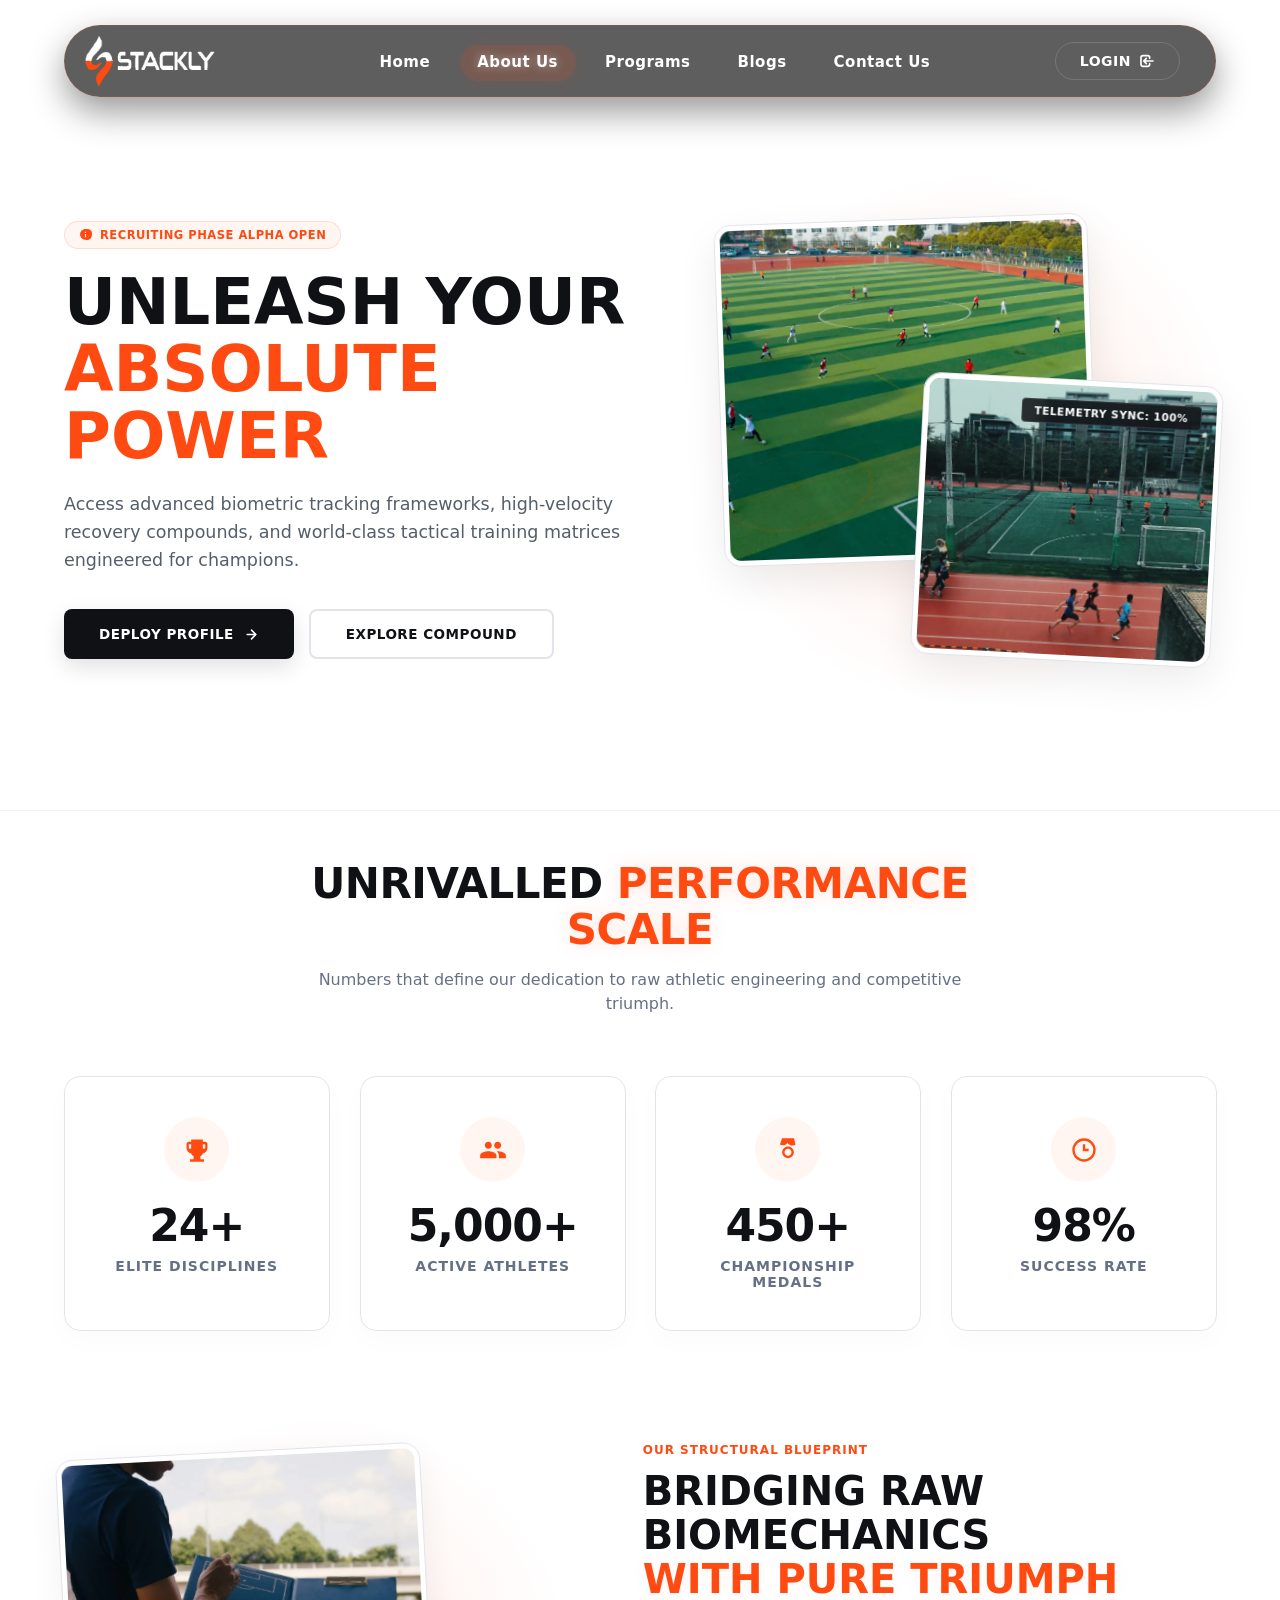
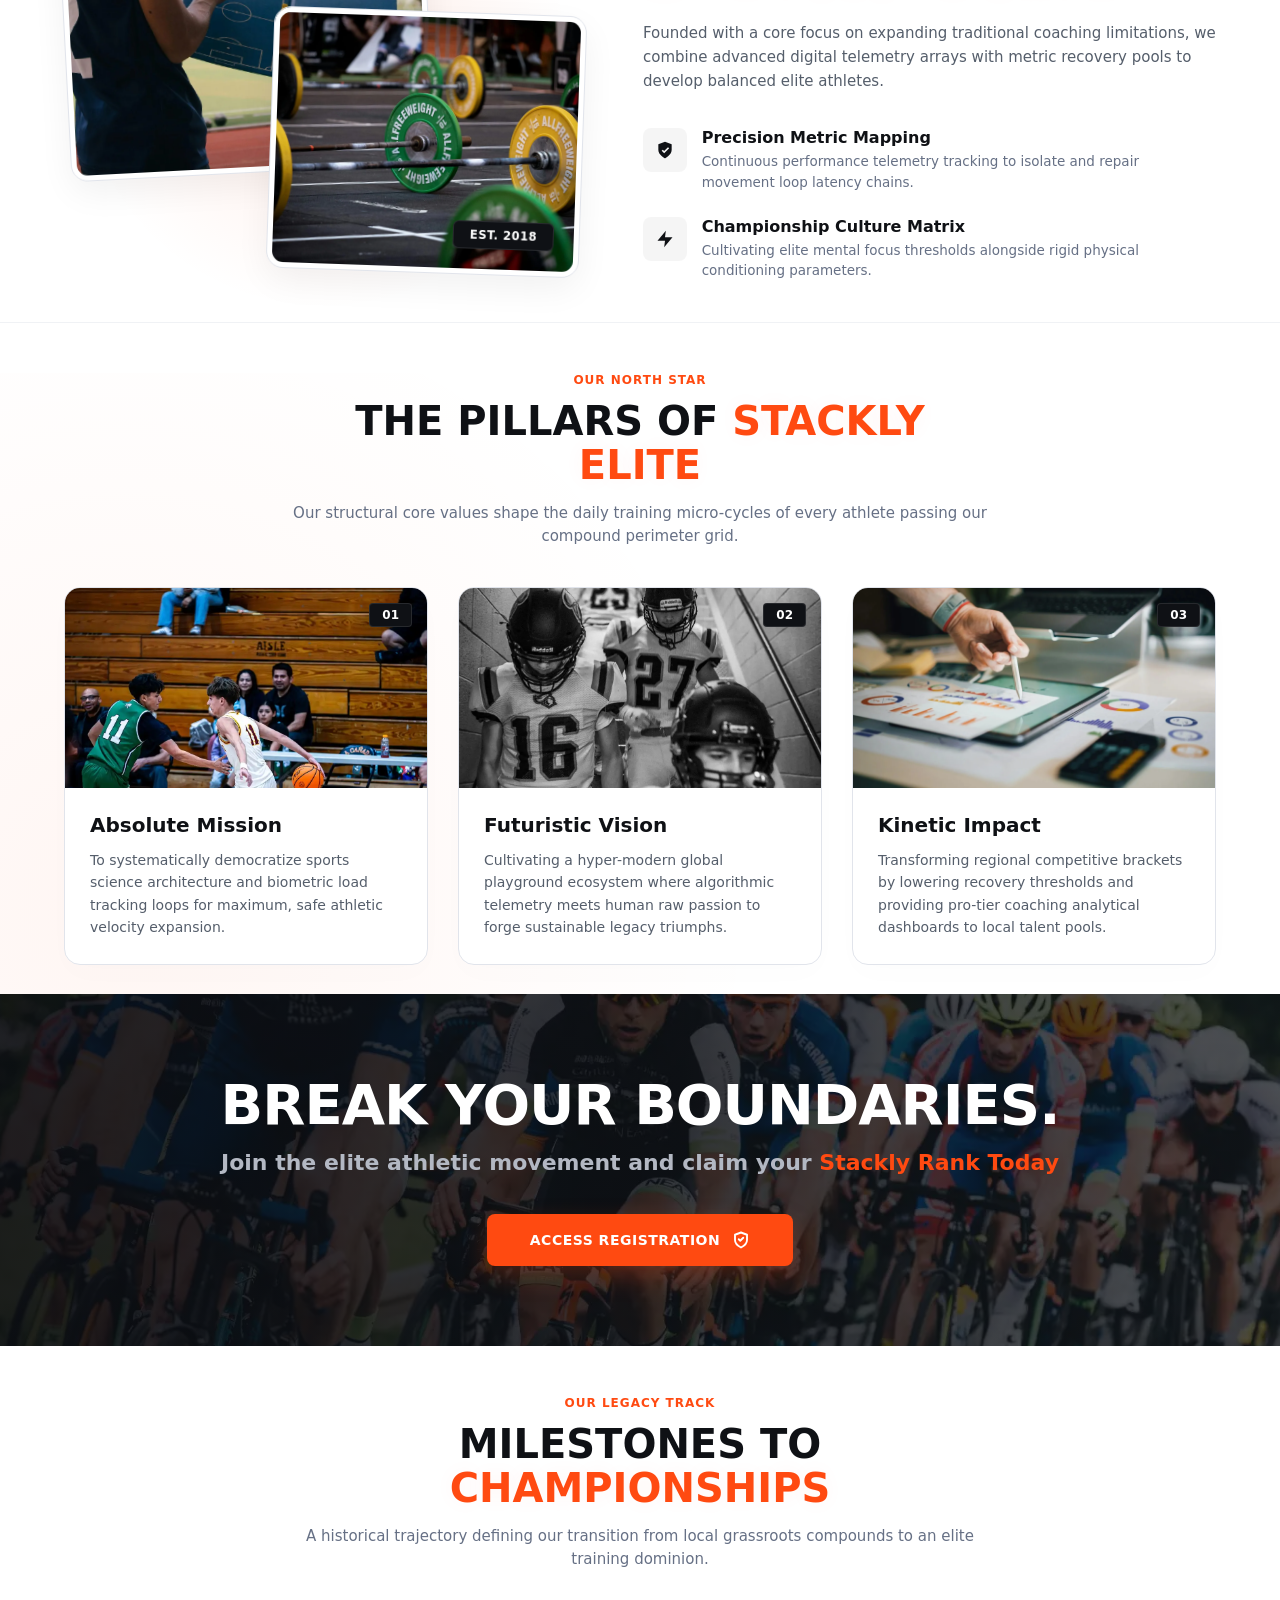
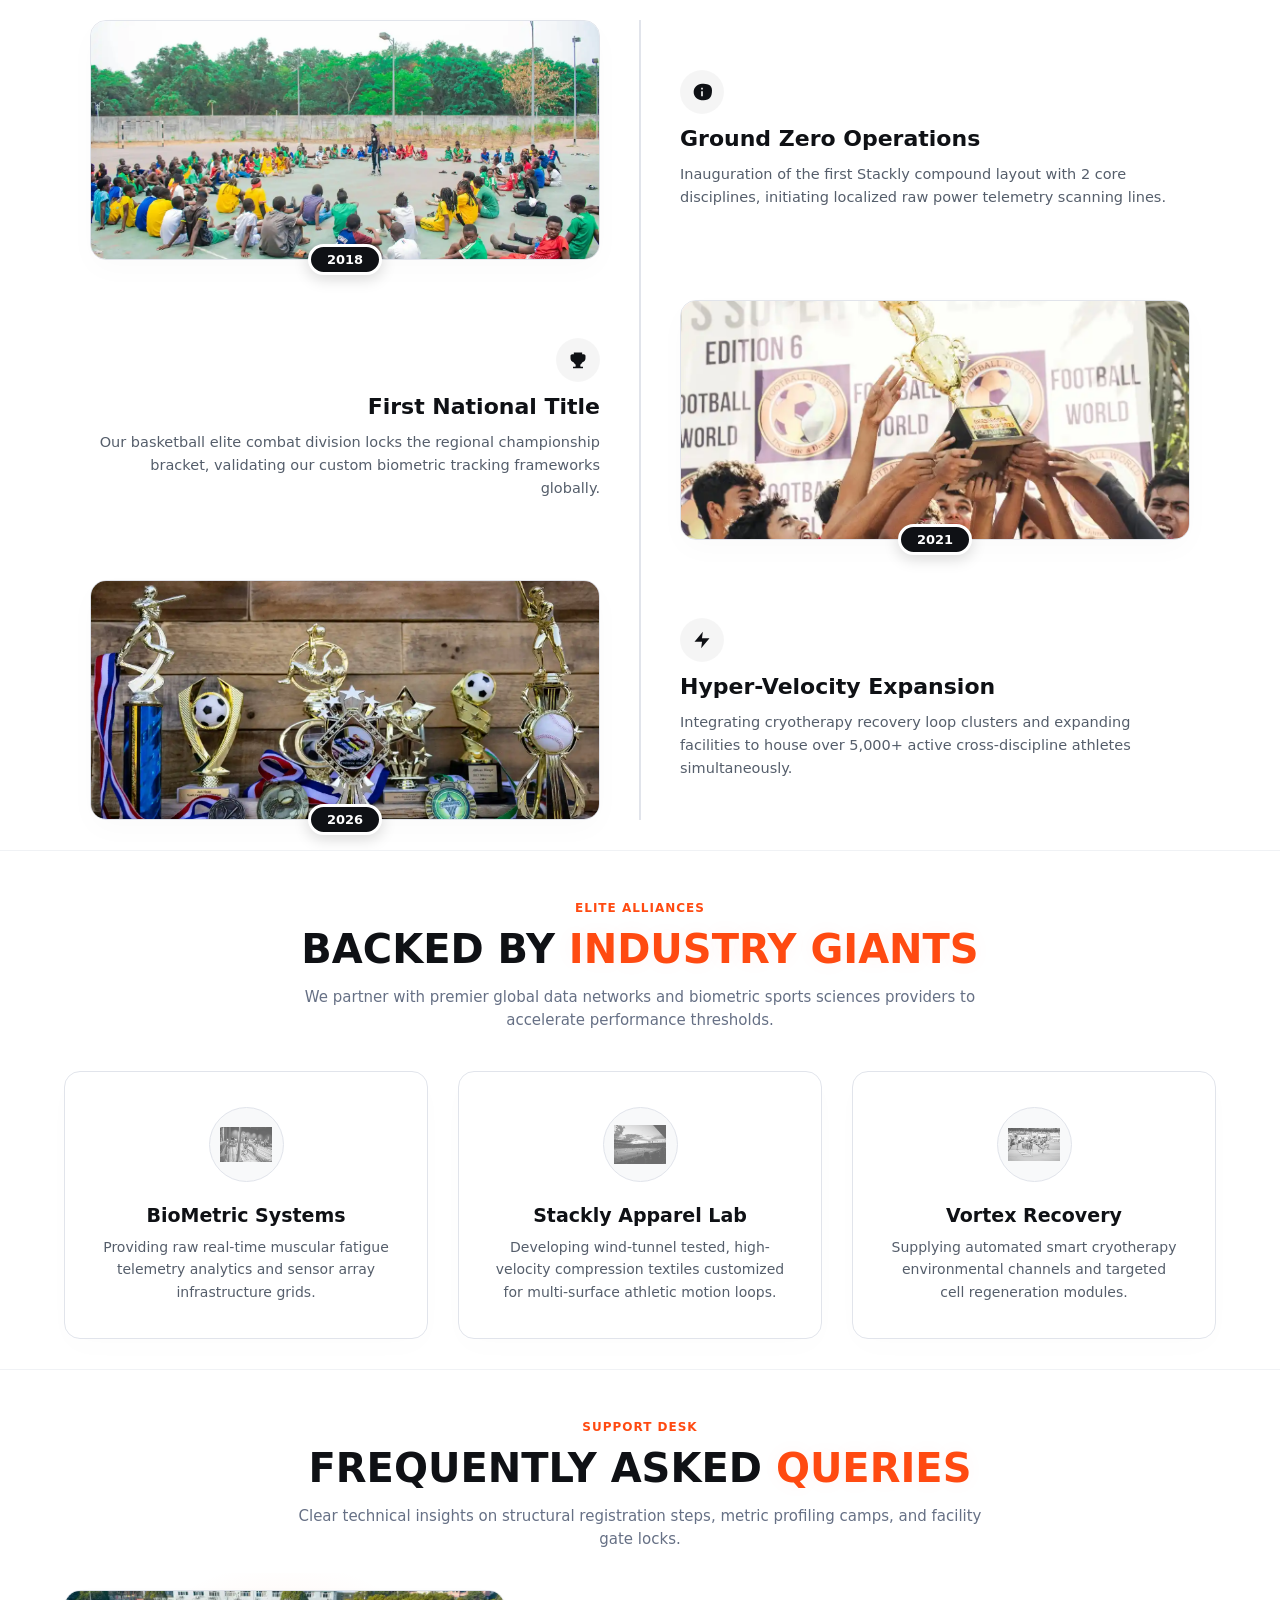
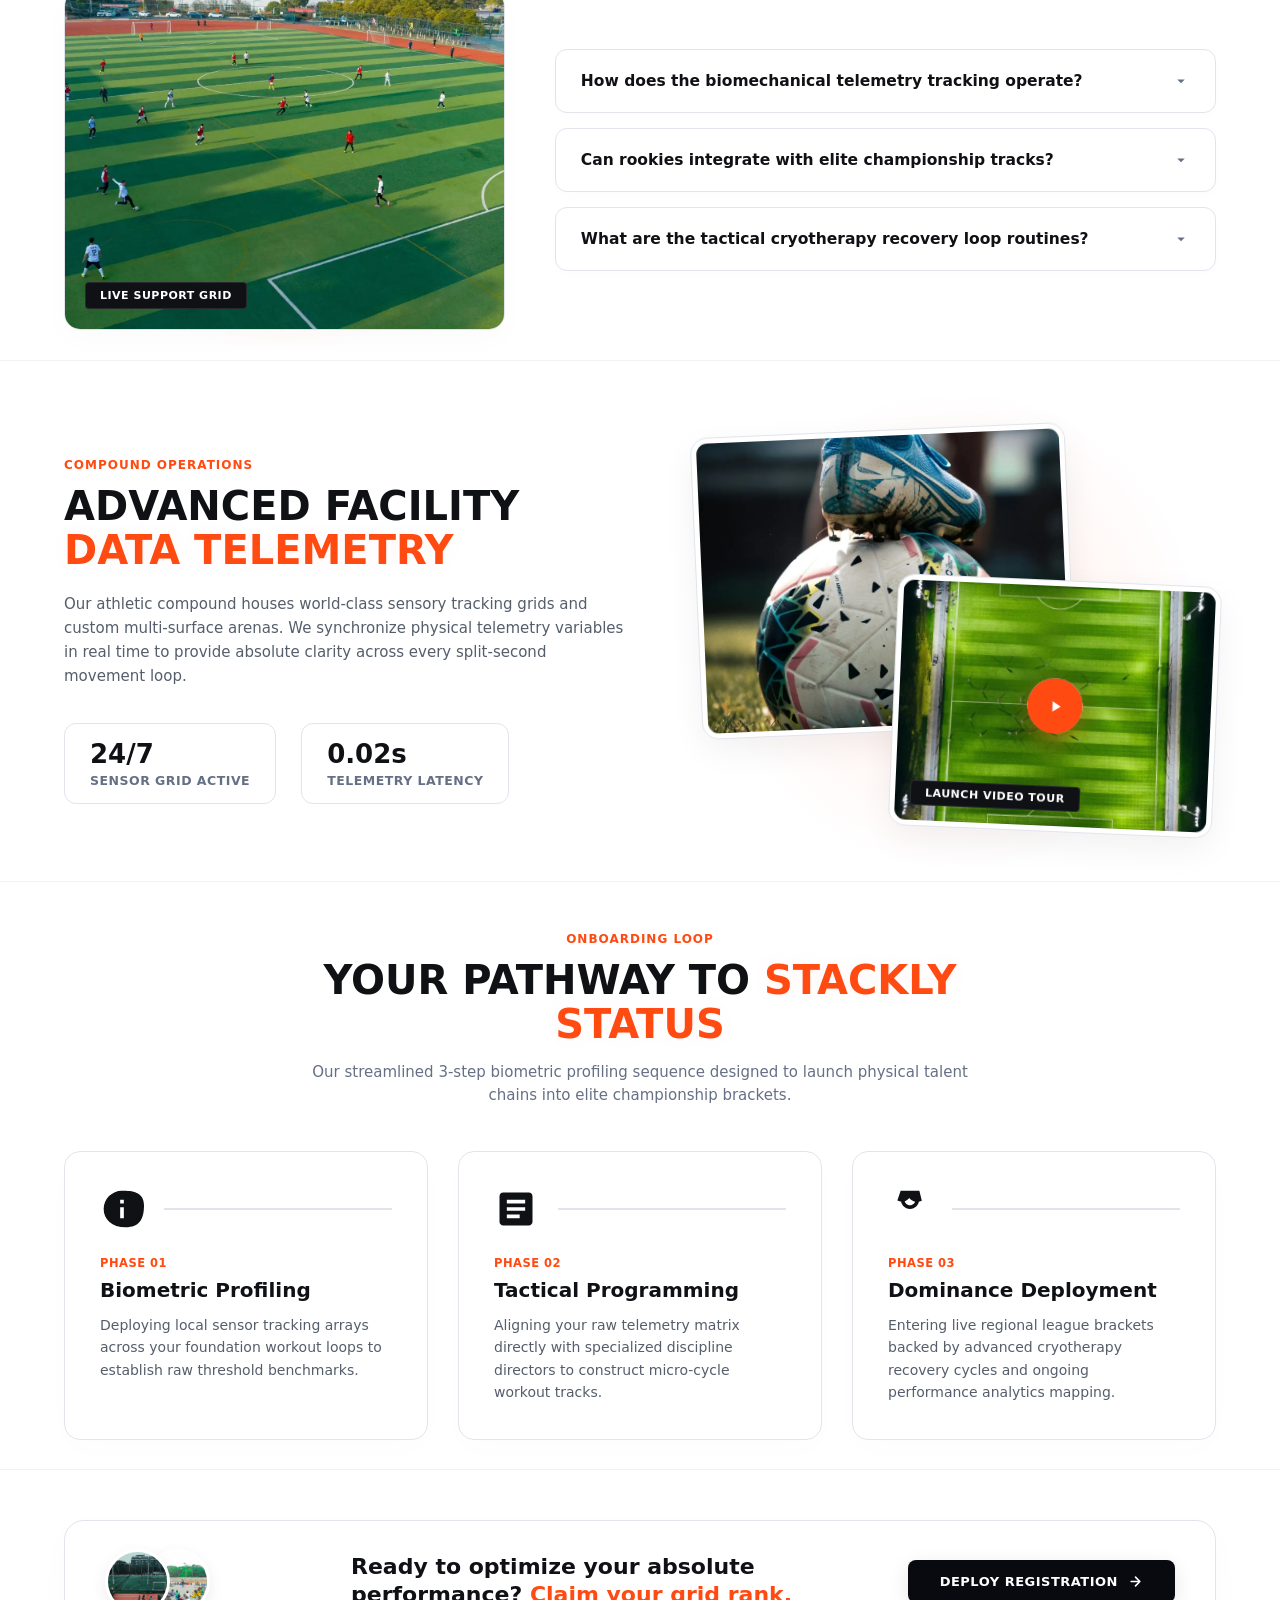
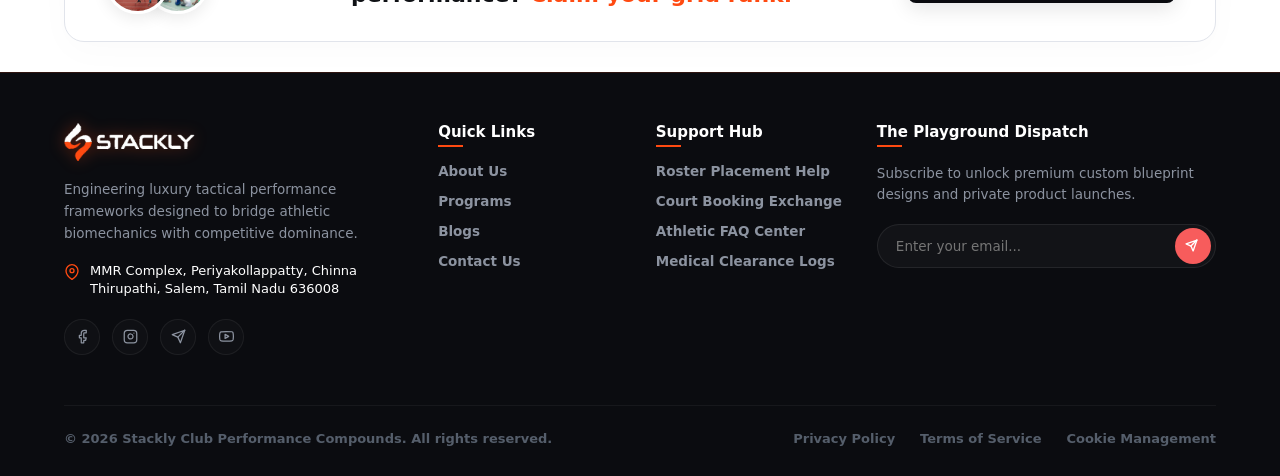
<file: about.html>
<html lang="en">
<head>
    <meta charset="UTF-8">
    <meta name="viewport" content="width=device-width, initial-scale=1.0">
    <title>Stackly Sports Club | Elite Training</title>
    <link rel="stylesheet" href="style.css">
</head>
<body>

    <div id ="preloader">
        <div class="loader-container">
            <div class="loader-ring"></div>
    <svg class="loader-icon" viewBox="0 0 24 24">
    <path d="M18 2H6v2H2v3c0 3.2 2.1 5.8 5 6.7V17H4v2h16v-2h-3v-3.3c2.9-.9 5-3.5 5-6.7V4h-4V2zM4 7V6h2v3.4C4.8 8.8 4 8 4 7zm16 0c0 1-.8 1.8-2 2.4V6h2v1z"/>
</svg>

        </div>
    <div class="loader-text">Stackly<span>Club</span></div>
    </div>

<script>
    window.addEventListener ('load',()=>{
        const preloader = document.getElementById('preloader');
        setTimeout(() =>{

             preloader.classList.add('preloader-hidden');

        },2500);

    }
    )

</script>

<!-- FLOATING GLASSMORPHIC NAVIGATION ARCHITECTURE -->
<nav class="floating-navbar">
    <div class="nav-container">
        
        <!-- Interactive Brand Logo Wrap -->
        <a href="javascript:void(0)" class="nav-logo" id="logoRefreshBtn" title="Refresh Page">
            <img src="./Assests/sports club logo.webp" alt="Apex Logo" class="logo-img">
            
        </a>

        <!-- Responsive Hamburger Trigger -->
        <button class="menu-toggle" id="mobileMenuBtn" aria-label="Toggle Navigation Menu">
            <span class="hamburger-bar"></span>
            <span class="hamburger-bar"></span>
            <span class="hamburger-bar"></span>
        </button>

        <!-- Navigation Menus & Action Deck -->
        <div class="nav-menu-wrapper" id="navMenuWrapper">
            <ul class="nav-links">
                <li><a href="index.html" class="nav-item ">Home</a></li>
                <li><a href="about.html" class="nav-item active">About Us</a></li>
                <li><a href="programs.html" class="nav-item">Programs</a></li>
                <li><a href="blogs.html" class="nav-item">Blogs</a></li>
                <li><a href="contact.html" class="nav-item">Contact Us</a></li>
            </ul>
            
            <div class="nav-auth-deck">
                <a href="login.html" class="btn-login">
                    <span>Login</span>
                    <svg viewBox="0 0 24 24" class="auth-icon">
                        <path d="M11 16l-4-4m0 0l4-4m-4 4h14m-5 4v1a3 3 0 01-3 3H6a3 3 0 01-3-3V7a3 3 0 013-3h7a3 3 0 013 3v1" stroke="currentColor" stroke-width="2.5" stroke-linecap="round" stroke-linejoin="round" fill="none"/>
                    </svg>
                </a>
            </div>
        </div>

    </div>
</nav>


<script>
    document.addEventListener('DOMContentLoaded', () => {
        const logoRefreshBtn = document.getElementById('logoRefreshBtn');
        const mobileMenuBtn = document. getElementById ('mobileMenuBtn');
        const navMenusWrapper = document. getElementById ('navMenuWrapper');
        const navItems = document. querySelectorAll('.nav-item');
    
     logoRefreshBtn.addEventListener('click', (e) => {
        e.preventDefault();
        window.location.reload();
         });
    
     mobileMenuBtn.addEventListener('click', () => {
        mobileMenuBtn.classList.toggle('open');
        navMenuWrapper.classList.toggle('mobile-open');
    
     if (navMenuWrapper.classList.contains('mobile-open')) {
            document.body.style.overflow = 'hidden';
        } else {
            document.body.style.overflow = '';
        }
    });
navItems.forEach(item => {
        item.addEventListener('click', () => {
          
            navItems.forEach(el => el.classList.remove('active'));
            
    
            item.classList.add('active');

            if (navMenuWrapper.classList.contains('mobile-open')) {
                mobileMenuBtn.classList.remove('open');
                navMenuWrapper.classList.remove('mobile-open');
                document.body.style.overflow = '';
            }
        });
    });
});
</script>

<!-- SYSTEM REPLICATED HIGH-VELOCITY HERO ENGINE -->
<section class="apex-hero-section scroll-reveal-view" id="hero-arena">
    <div class="hero-master-container">
        
        <!-- Left Deck Column: Core Content Elements -->
        <div class="hero-text-column">
            <div class="hero-announcement-tag">
                <svg viewBox="0 0 24 24" class="tag-svg-vector"><path d="M12 2C6.48 2 2 6.48 2 12s4.48 10 12 10 10-4.48 10-12S17.52 2 12 2zm1 15h-2v-6h2v6zm0-8h-2V7h2v2z"/></svg>
                <span>Recruiting Phase Alpha Open</span>
            </div>
            
            <h1 class="hero-glitch-title">Unleash Your <br><span>Absolute Power</span></h1>
            
            <p class="hero-interactive-desc">
                Access advanced biometric tracking frameworks, high-velocity recovery compounds, and world-class tactical training matrices engineered for champions.
            </p>
            
            <div class="hero-button-deck">
                <a href="404.html" class="hero-cta-btn-primary">
                    <span>Deploy Profile</span>
                    <svg viewBox="0 0 24 24" class="btn-arrow-vector"><path d="M5 12h14M12 5l7 7-7 7" stroke="currentColor" stroke-width="2.5" stroke-linecap="round" stroke-linejoin="round" fill="none"/></svg>
                </a>
                <a href="404.html" class="hero-cta-btn-secondary">Explore Compound</a>
            </div>
        </div>

        <!-- Right Deck Column: Dual Layer Asymmetric Image Compositing -->
        <div class="hero-image-column">
            <div class="hero-backdrop-glow-mesh"></div>
            
            <!-- Layer 1: Absolute Background Context Action Frame -->
            <div class="hero-img-hull bg-hull-layer">
                <div class="image-neon-overlay"></div>
                <img src="./Assests/pro infra.webp" alt="Apex training facility arena layout overview" class="hero-content-img">
            </div>

            <!-- Layer 2: Absolute Foreground Floating Focus Portrait Frame -->
            <div class="hero-img-hull fg-hull-layer">
                <div class="image-neon-overlay"></div>
                <img src="./Assests/athletic running.webp" alt="Professional sports track athlete sprint posture acceleration" class="hero-content-img">
                <div class="live-telemetry-badge">Telemetry Sync: 100%</div>
            </div>
        </div>

    </div>
</section>

<style>
    /* --- MODERN COMPACT HERO DESIGN SYSTEM --- */
.apex-hero-section {
    padding: 100px 5% 30px 5%; /* Exact requested 50px Top, 30px Bottom compression track bounds */
    background-color: #ffffff; /* Smooth integration with clean light layout frameworks */
    width: 100%;
    min-height: 90vh;
    display: flex;
    justify-content: center;
    align-items: center;
    overflow: hidden;
    position: relative;
}

.hero-master-container {
    width: 100%;
    max-width: 1300px;
    display: grid;
    grid-template-columns: 1.1fr 0.9fr; /* Asymmetric grid separation balance layout */
    gap: 50px;
    align-items: center;
}

/* Left Grid Column Core Typography Deck */
.hero-text-column {
    display: flex;
    flex-direction: column;
    z-index: 10;
}

.hero-announcement-tag {
    display: inline-flex;
    align-items: center;
    gap: 8px;
    background: rgba(255, 74, 17, 0.05);
    border: 1px solid rgba(255, 74, 17, 0.15);
    padding: 6px 14px;
    border-radius: 20px;
    width: max-content;
    margin-bottom: 20px;
}

.hero-announcement-tag span {
    color: #ff4a11; /* System Neon Orange Primary */
    font-size: 11.5px;
    font-weight: 700;
    text-transform: uppercase;
    letter-spacing: 0.5px;
}

.tag-svg-vector {
    width: 13px;
    height: 13px;
    fill: #ff4a11;
}

.hero-glitch-title {
    font-size: clamp(38px, 5.5vw, 64px);
    font-weight: 900;
    color: #0f1115; /* Sharp high-contrast dark text focus node */
    text-transform: uppercase;
    line-height: 1.05;
    margin-bottom: 20px;
}

.hero-glitch-title span {
    color: #ff4a11;
    display: inline-block;
    transition: text-shadow 0.4s ease, transform 0.4s cubic-bezier(0.25, 1, 0.5, 1);
}

/* Master content hover chain reactions trigger glowing title outputs */
.apex-hero-section:hover .hero-glitch-title span {
    text-shadow: 0 0 25px rgba(255, 74, 17, 0.4), 0 0 50px rgba(255, 74, 17, 0.15);
    transform: scale(1.01) rotate(0.5deg);
}

.hero-interactive-desc {
    font-size: clamp(14.5px, 1.8vw, 17.5px);
    color: #555e6b;
    line-height: 1.6;
    margin-bottom: 35px;
    max-width: 560px;
    cursor: default;
    display: inline-block;
    transition: color 0.4s ease, text-shadow 0.4s ease, transform 0.4s ease;
    will-change: transform, text-shadow;
}

.hero-interactive-desc:hover {
    color: #0f1115;
    transform: scale(1.015);
    text-shadow: 0 0 15px rgba(255, 74, 17, 0.12);
}

/* Hero Actions Control Button Deck Matrix */
.hero-button-deck {
    display: flex;
    flex-wrap: wrap;
    gap: 15px;
}

.hero-cta-btn-primary, .hero-cta-btn-secondary {
    display: inline-flex;
    align-items: center;
    justify-content: center;
    padding: 15px 35px;
    border-radius: 8px;
    font-size: 13.5px;
    font-weight: 700;
    text-transform: uppercase;
    letter-spacing: 0.5px;
    text-decoration: none;
    transition: all 0.4s cubic-bezier(0.25, 1, 0.5, 1);
}

.hero-cta-btn-primary {
    background-color: #0f1115;
    color: #ffffff;
    gap: 10px;
    box-shadow: 0 8px 22px rgba(9, 10, 15, 0.12);
}

.btn-arrow-vector {
    width: 15px;
    height: 15px;
    transition: transform 0.3s cubic-bezier(0.25, 1, 0.5, 1);
}

.hero-cta-btn-primary:hover {
    background-color: #ff4a11;
    box-shadow: 0 10px 25px rgba(255, 74, 17, 0.35);
    transform: translateY(-3px);
}

.hero-cta-btn-primary:hover .btn-arrow-vector {
    transform: translateX(5px) scale(1.05);
}

.hero-cta-btn-secondary {
    background: transparent;
    color: #0f1115;
    border: 2px solid #e1e4eb;
}

.hero-cta-btn-secondary:hover {
    border-color: #0f1115;
    background-color: rgba(9, 10, 15, 0.02);
    transform: translateY(-2px);
}

/* Right Grid Column Layered Compositing Deck Layout */
.hero-image-column {
    position: relative;
    width: 100%;
    height: 480px;
    display: flex;
    align-items: center;
    justify-content: center;
}

.hero-backdrop-glow-mesh {
    position: absolute;
    width: 120%;
    height: 120%;
    background: radial-gradient(circle at center, rgba(255, 74, 17, 0.12) 0%, transparent 65%);
    z-index: 1;
    pointer-events: none;
}

/* Modular Image Card Hull Configurations */
.hero-img-hull {
    position: absolute;
    border-radius: 16px;
    overflow: hidden;
    box-shadow: 0 15px 40px rgba(0, 0, 0, 0.08);
    border: 5px solid #ffffff;
    outline: 1px solid #e1e4eb;
    transition: transform 0.5s cubic-bezier(0.25, 1, 0.5, 1), 
                border-color 0.4s ease, 
                box-shadow 0.4s ease;
    will-change: transform, box-shadow;
}

.hero-content-img {
    width: 100%;
    height: 100%;
    object-fit: cover;
    transition: transform 0.6s cubic-bezier(0.25, 1, 0.5, 1);
}

.image-neon-overlay {
    position: absolute;
    top: 0;
    left: 0;
    width: 100%;
    height: 100%;
    background: radial-gradient(circle at center, rgba(255, 74, 17, 0.18) 0%, transparent 80%);
    opacity: 0;
    z-index: 2;
    pointer-events: none;
    transition: opacity 0.4s ease;
}

/* Layering Offsets Assignments */
.bg-hull-layer {
    width: 75%;
    height: 340px;
    left: 0;
    top: 20px;
    z-index: 2;
    transform: rotate(-2deg);
}

.fg-hull-layer {
    width: 60%;
    height: 280px;
    right: 0;
    bottom: 20px;
    z-index: 3;
    transform: rotate(3deg);
}

.live-telemetry-badge {
    position: absolute;
    top: 15px;
    right: 15px;
    background: rgba(15, 17, 21, 0.85);
    backdrop-filter: blur(8px);
    -webkit-backdrop-filter: blur(8px);
    color: #ffffff;
    padding: 5px 12px;
    border-radius: 4px;
    font-size: 10.5px;
    font-weight: 700;
    text-transform: uppercase;
    letter-spacing: 0.5px;
    z-index: 4;
    border: 1px solid rgba(255, 255, 255, 0.1);
}

/* Collective Hover Chain Transformations on Graphics Assets Grid */
.hero-img-hull:hover {
    z-index: 5; /* Forces hovered layer card to focus directly on top stack */
    border-color: #ff4a11;
    box-shadow: 0 20px 45px rgba(0, 0, 0, 0.12), 0 0 25px rgba(255, 74, 17, 0.2);
}

.hero-img-hull:hover .hero-content-img {
    transform: scale(1.05);
}

.hero-img-hull:hover .image-neon-overlay {
    opacity: 1;
}

.bg-hull-layer:hover { transform: scale(1.02) rotate(-0.5deg) translateY(-5px); }
.fg-hull-layer:hover { transform: scale(1.03) rotate(0.5deg) translateY(-5px); }

/* --- ADAPTIVE GRAPHIC RESPONSIVENESS BREAKPOINTS --- */
@media (max-width: 992px) {
    .apex-hero-section {
        padding-top: 100px;
    }
    .hero-master-container {
        grid-template-columns: 1fr;
        gap: 40px;
        text-align: center;
    }
    .hero-announcement-tag, .hero-interactive-desc {
        margin-left: auto;
        margin-right: auto;
    }
    .hero-button-deck {
        justify-content: center;
    }
    .hero-image-column {
        height: 400px;
        max-width: 600px;
        margin: 0 auto;
    }
    .bg-hull-layer { height: 280px; }
    .fg-hull-layer { height: 220px; }
}

@media (max-width: 576px) {
    .hero-image-column { height: 320px; }
    .bg-hull-layer { height: 220px; width: 80%; }
    .fg-hull-layer { height: 180px; width: 65%; }
}

</style>

<section class="metrics-section" id="metrics">
    <div class="metrics-header">
        <h2 class="metrics-title">Unrivalled <span>Performance Scale</span></h2>
       <p class="metrics-interactive-subtitle">Numbers that define our dedication to raw athletic engineering and competitive triumph.</p>

    </div>

    <div class="metrics-container">
      
        <div class="metric-card">
            <div class="metric-icon-box">
                <svg viewBox="0 0 24 24" class="metric-svg">
                    <path d="M19 5h-2V3H7v2H5c-1.1 0-2 .9-2 2v3c0 2.42 1.72 4.44 4.01 4.9.44 1.15 1.25 2.12 2.29 2.72l-.3 2.38H6v2h12v-2h-3l-.3-2.38c1.04-.6 1.85-1.57 2.29-2.72C19.28 14.44 21 12.42 21 10V7c0-1.1-.9-2-2-2zM5 10V7h2v3c0 .55-.45 1-1 1s-1-.45-1-1zm14 0c0 .55-.45 1-1 1s-1-.45-1-1V7h2v3z"/>
                </svg>
            </div>
            <div class="metric-numbers">24+</div>
            <div class="metric-label">Elite Disciplines</div>
        </div>

      
        <div class="metric-card">
            <div class="metric-icon-box">
                <svg viewBox="0 0 24 24" class="metric-svg">
                    <path d="M16 11c1.66 0 2.99-1.34 2.99-3S17.66 5 16 5c-1.66 0-3 1.34-3 3s1.34 3 3 3zm-8 0c1.66 0 2.99-1.34 2.99-3S9.66 5 8 5C6.34 5 5 6.34 5 8s1.34 3 3 3zm0 2c-2.33 0-7 1.17-7 3.5V19h14v-2.5c0-2.33-4.67-3.5-7-3.5zm8 0c-.29 0-.62.02-.97.05 1.16.84 1.97 1.97 1.97 3.45V19h6v-2.5c0-2.33-4.67-3.5-7-3.5z"/>
                </svg>
            </div>
            <div class="metric-numbers">5,000+</div>
            <div class="metric-label">Active Athletes</div>
        </div>

      
        <div class="metric-card">
            <div class="metric-icon-box">
               
                <svg viewBox="0 0 24 24" class="metric-svg">
                    <path d="M12 9c-2.76 0-5 2.24-5 5s2.24 5 5 5 5-2.24 5-5-2.24-5-5-5zm0 8c-1.66 0-3-1.34-3-3s1.34-3 3-3 3 1.34 3 3-1.34 3-3 3zM17.11 2H6.89L5.1 7.37c.72.39 1.55.63 2.44.63 1.63 0 3.09-.78 4.02-2 .24.31.51.59.81.84.4.34.85.62 1.33.82.72.3 1.5.47 2.3.47.89 0 1.72-.24 2.44-.63L17.11 2z"/>
                </svg>
            </div>
            <div class="metric-numbers">450+</div>
            <div class="metric-label">Championship Medals</div>
        </div>

        <div class="metric-card">
            <div class="metric-icon-box">
                <svg viewBox="0 0 24 24" class="metric-svg">
                    <path d="M12 2A10 10 0 1 0 22 12A10 10 0 0 0 12 2zm0 18a8 8 0 1 1 8-8a8 8 0 0 1-8 8zm1-13h-2v6h5v-2h-3z"/>
                </svg>
            </div>
            <div class="metric-numbers">98%</div>
            <div class="metric-label">Success Rate</div>
        </div>

    </div>
</section>

<style>

.metrics-interactive-subtitle {
    font-size: clamp(14px, 1.6vw, 16px);
    color: #667085;
    line-height: 1.5;
    cursor: default;
    display: inline-block;
    transform: scale(1);
    transition: color 0.4s ease, text-shadow 0.4s ease, transform 0.4s cubic-bezier(0.25, 1, 0.5, 1);
    will-change: transform, text-shadow;
}

.metrics-interactive-subtitle:hover {
    color: #0f1115; 
    transform: scale(1.03); 
    text-shadow: 0 0 15px rgba(255, 74, 17, 0.2), 0 0 30px rgba(255, 74, 17, 0.05); 
}

  
.metrics-section {
    padding: 100px 5%;
    background-color: #ffffff;
    width: 100%;
    display: flex;
    flex-direction: column;
    align-items: center;
    position: relative;
    border-top: 1px solid #f0f2f5;
}

.metrics-header {
    text-align: center;
    margin-bottom: 60px;
    max-width: 700px;
}

.metrics-title {
    font-size: clamp(28px, 4vw, 42px);
    font-weight: 900;
    color: #0f1115;
    text-transform: uppercase;
    letter-spacing: -0.5px;
    margin-bottom: 15px;
    line-height: 1.1;
}

.metrics-title span {
    color: var(--primary);
    text-shadow: 0 0 20px rgba(255, 74, 17, 0.15);
}

.metrics-subtitle {
    font-size: clamp(14px, 1.6vw, 16px);
    color: #667085;
    line-height: 1.5;
}


.metrics-section {
    padding: 50px 5%;
    background-color: #ffffff; 
    width: 100%;
    display: flex;
    justify-content: center;
    position: relative;
    border-top: 1px solid #f0f2f5;
}

.metrics-container {
    width: 100%;
    max-width: 1300px;
    display: grid;
    grid-template-columns: repeat(auto-fit, minmax(240px, 1fr));
    gap: 30px;
}

.metric-card {
    background: #ffffff;
    border: 1px solid #e1e4eb;
    border-radius: 16px;
    padding: 40px 30px;
    display: flex;
    flex-direction: column;
    align-items: center;   
    text-align: center;
    position: relative;
    box-shadow: 0 10px 30px rgba(0, 0, 0, 0.02);
    
   
    transform: translateY(0);
    transition: transform 0.4s cubic-bezier(0.25, 1, 0.5, 1), 
                border-color 0.4s ease, 
                box-shadow 0.4s ease;
    will-change: transform, box-shadow;
}


.metric-card:hover {
    transform: translateY(-8px);
    border-color: var(--primary);
    box-shadow: 0 20px 45px rgba(0, 0, 0, 0.06), 0 0 25px rgba(255, 74, 17, 0.08);
}

.metric-icon-box {
    width: 65px;
    height: 65px;
    border-radius: 50%;
    background-color: rgba(255, 74, 17, 0.05);
    display: flex;
    justify-content: center;
    align-items: center;
    margin-bottom: 20px;
    transition: background-color 0.3s ease, transform 0.4s cubic-bezier(0.25, 1, 0.5, 1);
}

.metric-svg {
    width: 28px;
    height: 28px;
    fill: var(--primary);
    transition: fill 0.3s ease, filter 0.3s ease;
}


.metric-card:hover .metric-icon-box {
    background-color: var(--primary);
    transform: scale(1.05) rotate(5deg);
}

.metric-card:hover .metric-svg {
    fill: #ffffff;
}


.metric-numbers {
    font-size: clamp(32px, 3.5vw, 44px);
    font-weight: 900;
    color: #0f1115;
    letter-spacing: -1px;
    margin-bottom: 8px;
    line-height: 1.1;
    transition: color 0.3s ease, text-shadow 0.3s ease;
}

.metric-card:hover .metric-numbers {
    color: var(--primary);
    text-shadow: 0 0 15px rgba(255, 74, 17, 0.2);
}

.metric-label {
    font-size: 14px;
    font-weight: 700;
    color: #667085;
    text-transform: uppercase;
    letter-spacing: 1px;
}

</style>

<!-- SYSTEM RESPONSIVE ATHLETIC FRAMEWORK DISPLAY SECTION -->
<section class="about-grid-section scroll-reveal-view" id="about-compound">
    <div class="about-master-wrapper">
        
        <!-- Left Wing Column: Dual Layer Offset Image Composite -->
        <div class="about-graphic-deck">
            <div class="about-mesh-glow"></div>
            
            <!-- Structural Layer 1: Background Foundation Asset Frame -->
            <div class="about-img-hull about-bg-layer">
                <div class="about-neon-filter"></div>
                <img src="./Assests/blueprint.webp" alt="Apex Training Bio-Analytics Lab Compound" class="about-asset-img">
            </div>

            <!-- Structural Layer 2: Foreground Elevation Focus Badge Frame -->
            <div class="about-img-hull about-fg-layer">
                <div class="about-neon-filter"></div>
                <img src="./Assests/weightlifting.webp" alt="Elite weightlifting sprint acceleration telemetry mechanics" class="about-asset-img">
                <div class="about-floating-stat-card">Est. 2018</div>
            </div>
        </div>

        <!-- Right Wing Column: Strategical Content Messaging Deck -->
        <div class="about-text-deck">
            <span class="about-mini-badge">Our Structural Blueprint</span>
            <h2 class="about-main-heading">Bridging Raw Biomechanics <br><span>With Pure Triumph</span></h2>
            
            <p class="about-interactive-body">
                Founded with a core focus on expanding traditional coaching limitations, we combine advanced digital telemetry arrays with metric recovery pools to develop balanced elite athletes.
            </p>

            <!-- Operational Blueprint Feature Rows List Grid -->
            <div class="about-bullet-stack">
                
                <div class="about-bullet-row">
                    <div class="about-vector-box">
                        <svg viewBox="0 0 24 24" class="about-row-svg"><path d="M12 22s8-4 8-10V5l-8-3-8 3v7c0 6 8 10 8 10zm-1-6l-3-3 1.41-1.41L11 13.17l4.59-4.59L17 10l-6 6z"/></svg>
                    </div>
                    <div>
                        <h4>Precision Metric Mapping</h4>
                        <p class="about-interactive-body-small">Continuous performance telemetry tracking to isolate and repair movement loop latency chains.</p>
                    </div>
                </div>

                <div class="about-bullet-row">
                    <div class="about-vector-box">
                        <svg viewBox="0 0 24 24" class="about-row-svg"><path d="M13 2L3 14h9l-1 8 10-12h-9l1-8z"/></svg>
                    </div>
                    <div>
                        <h4>Championship Culture Matrix</h4>
                        <p class="about-interactive-body-small">Cultivating elite mental focus thresholds alongside rigid physical conditioning parameters.</p>
                    </div>
                </div>

            </div>
        </div>

    </div>
</section>

<style>
    /* --- COMPACT ABOUT PAGE STRATEGY BLOCK --- */
.about-grid-section {
    padding: 50px 5% 30px 5%; /* Configured requested 50px Top, 30px Bottom padding bounds */
    background-color: #ffffff; /* Clean white canvas background alignment */
    width: 100%;
    display: flex;
    justify-content: center;
    overflow: hidden;
    position: relative;
}

.about-master-wrapper {
    width: 100%;
    max-width: 1300px;
    display: grid;
    grid-template-columns: 0.95fr 1.05fr; /* Asymmetric balance layout allocation favoring text metrics */
    gap: 60px;
    align-items: center;
}

/* Left Grid Column Graphics Assembly */
.about-graphic-deck {
    position: relative;
    width: 100%;
    height: 460px;
    display: flex;
    align-items: center;
    justify-content: center;
}

.about-mesh-glow {
    position: absolute;
    width: 110%;
    height: 110%;
    background: radial-gradient(circle at center, rgba(255, 74, 17, 0.1) 0%, transparent 65%);
    z-index: 1;
    pointer-events: none;
}

.about-img-hull {
    position: absolute;
    border-radius: 16px;
    overflow: hidden;
    box-shadow: 0 12px 35px rgba(0, 0, 0, 0.06);
    border: 5px solid #ffffff;
    outline: 1px solid #e1e4eb;
    transition: transform 0.5s cubic-bezier(0.25, 1, 0.5, 1), 
                border-color 0.4s ease, 
                box-shadow 0.4s ease;
    will-change: transform, box-shadow;
}

.about-asset-img {
    width: 100%;
    height: 100%;
    object-fit: cover;
    transition: transform 0.6s cubic-bezier(0.25, 1, 0.5, 1);
}

.about-neon-filter {
    position: absolute;
    top: 0;
    left: 0;
    width: 100%;
    height: 100%;
    background: radial-gradient(circle at center, rgba(255, 74, 17, 0.16) 0%, transparent 80%);
    opacity: 0;
    z-index: 2;
    transition: opacity 0.4s ease;
    pointer-events: none;
}

/* Asymmetric Image Multi-Layer Shifts Layout Setup */
.about-bg-layer {
    width: 70%;
    height: 320px;
    left: 0;
    top: 20px;
    z-index: 2;
    transform: rotate(-3deg);
}

.about-fg-layer {
    width: 60%;
    height: 260px;
    right: 0;
    bottom: 20px;
    z-index: 3;
    transform: rotate(2deg);
}

.about-floating-stat-card {
    position: absolute;
    bottom: 20px;
    right: 20px;
    background: #0f1115;
    color: #ffffff;
    padding: 6px 16px;
    border-radius: 6px;
    font-size: 11.5px;
    font-weight: 700;
    text-transform: uppercase;
    letter-spacing: 0.5px;
    z-index: 4;
    border: 1px solid rgba(255, 255, 255, 0.1);
    box-shadow: 0 4px 15px rgba(0, 0, 0, 0.2);
}

/* Individual Image Hover State Changes Chains */
.about-img-hull:hover {
    z-index: 5; /* Focuses hovered grid item directly onto top stack ceiling line */
    border-color: #ff4a11;
    box-shadow: 0 15px 40px rgba(0, 0, 0, 0.1), 0 0 25px rgba(255, 74, 17, 0.18);
}

.about-img-hull:hover .about-asset-img { transform: scale(1.05); }
.about-img-hull:hover .about-neon-filter { opacity: 1; }

.about-bg-layer:hover { transform: scale(1.02) rotate(-0.5deg) translateY(-4px); }
.about-fg-layer:hover { transform: scale(1.02) rotate(0.5deg) translateY(-4px); }

/* Right Grid Column Typography Deck Styling */
.about-text-deck {
    display: flex;
    flex-direction: column;
}

.about-mini-badge {
    color: #ff4a11;
    font-size: 12px;
    font-weight: 700;
    text-transform: uppercase;
    letter-spacing: 1px;
    margin-bottom: 12px;
}

.about-main-heading {
    font-size: clamp(28px, 4vw, 40px);
    font-weight: 900;
    color: #0f1115;
    text-transform: uppercase;
    line-height: 1.1;
    margin-bottom: 20px;
}

.about-main-heading span {
    color: #ff4a11;
    text-shadow: 0 0 20px rgba(255, 74, 17, 0.05);
}

.about-interactive-body {
    font-size: 15px;
    color: #555e6b;
    line-height: 1.6;
    margin-bottom: 35px;
    cursor: default;
    display: inline-block;
    transition: color 0.4s ease, text-shadow 0.4s ease, transform 0.4s ease;
    will-change: transform, text-shadow;
}

.about-grid-section:hover .about-main-heading span {
    text-shadow: 0 0 20px rgba(255, 74, 17, 0.35);
}

.about-interactive-body:hover {
    color: #0f1115;
    transform: scale(1.015);
    text-shadow: 0 0 15px rgba(255, 74, 17, 0.12);
}

/* Bullet Feature Rows List Setup */
.about-bullet-stack {
    display: flex;
    flex-direction: column;
    gap: 25px;
}

.about-bullet-row {
    display: flex;
    gap: 15px;
    align-items: flex-start;
}

.about-vector-box {
    width: 44px;
    height: 44px;
    border-radius: 8px;
    background-color: rgba(15, 17, 21, 0.04);
    display: flex;
    justify-content: center;
    align-items: center;
    flex-shrink: 0;
    transition: background-color 0.3s ease, transform 0.4s cubic-bezier(0.25, 1, 0.5, 1);
}

.about-row-svg {
    width: 20px;
    height: 20px;
    fill: #0f1115;
    transition: fill 0.3s ease;
}

.about-bullet-row:hover .about-vector-box {
    background-color: #ff4a11;
    transform: scale(1.05) rotate(5deg);
}

.about-bullet-row:hover .about-row-svg {
    fill: #ffffff;
}

.about-bullet-row h4 {
    font-size: 16px;
    font-weight: 700;
    color: #0f1115;
    margin-bottom: 4px;
    transition: color 0.3s ease;
}

.about-bullet-row:hover h4 { color: #ff4a11; }

.about-interactive-body-small {
    font-size: 13.5px;
    color: #667085;
    line-height: 1.5;
    cursor: default;
    transition: color 0.3s ease;
}

.about-bullet-row:hover .about-interactive-body-small { color: #0f1115; }

/* --- ADAPTIVE GRAPHIC RESPONSIVENESS OVERLAYS BREAKPOINTS --- */
@media (max-width: 992px) {
    .about-master-wrapper {
        grid-template-columns: 1fr;
        gap: 45px;
    }
    .about-text-deck { text-align: center; }
    .about-mini-badge, .about-interactive-body { margin-left: auto; margin-right: auto; }
    .about-bullet-row { text-align: left; }
    .about-graphic-deck {
        height: 380px;
        max-width: 580px;
        margin: 0 auto;
    }
    .about-bg-layer { height: 260px; }
    .about-fg-layer { height: 200px; }
}

@media (max-width: 576px) {
    .about-graphic-deck { height: 300px; }
    .about-bg-layer { height: 200px; width: 75%; }
    .about-fg-layer { height: 160px; width: 62%; }
}

</style>

<!-- SYSTEM RESPONSIVE CLUB VALUES TIMELINE GRID -->
<section class="values-grid-section scroll-reveal-view" id="about-values">
    
    <!-- Decorative Layout Accent Ring Shapes -->
    <div class="values-background-mesh"></div>

    <div class="values-header">
        <span class="values-mini-badge">Our North Star</span>
        <h2 class="values-main-heading">The Pillars Of <span>Stackly Elite</span></h2>
        <p class="values-interactive-subtitle">Our structural core values shape the daily training micro-cycles of every athlete passing our compound perimeter grid.</p>
    </div>

    <div class="values-container">
        
        <!-- Value Block 01: Core Mission -->
        <div class="value-card-box">
            <div class="value-card-glow-halo"></div>
            <div class="value-image-frame">
                <div class="value-image-glow-overlay"></div>
                <img src="./Assests/mission.webp" alt="Apex Training Core Mission Posture" class="value-card-img">
                <div class="value-numeric-badge">01</div>
            </div>
            <div class="value-card-content">
                <h3>Absolute Mission</h3>
                <p class="value-interactive-body">To systematically democratize sports science architecture and biometric load tracking loops for maximum, safe athletic velocity expansion.</p>
            </div>
        </div>

        <!-- Value Block 02: Core Vision -->
        <div class="value-card-box">
            <div class="value-card-glow-halo"></div>
            <div class="value-image-frame">
                <div class="value-image-glow-overlay"></div>
                <img src="./Assests/vision.webp" alt="Apex Club Vision Future Infrastructure" class="value-card-img">
                <div class="value-numeric-badge">02</div>
            </div>
            <div class="value-card-content">
                <h3>Futuristic Vision</h3>
                <p class="value-interactive-body">Cultivating a hyper-modern global playground ecosystem where algorithmic telemetry meets human raw passion to forge sustainable legacy triumphs.</p>
            </div>
        </div>

        <!-- Value Block 03: Core Impact -->
        <div class="value-card-box">
            <div class="value-card-glow-halo"></div>
            <div class="value-image-frame">
                <div class="value-image-glow-overlay"></div>
                <img src="./Assests/sports analytics.webp" alt="Apex Community Athletic Impact" class="value-card-img">
                <div class="value-numeric-badge">03</div>
            </div>
            <div class="value-card-content">
                <h3>Kinetic Impact</h3>
                <p class="value-interactive-body">Transforming regional competitive brackets by lowering recovery thresholds and providing pro-tier coaching analytical dashboards to local talent pools.</p>
            </div>
        </div>

    </div>
</section>
<style>
    /* --- COMPACT ABOUT VALUES GRID SECTION --- */
.values-grid-section {
    padding: 50px 5% 30px 5%; /* Configured requested 50px Top, 30px Bottom compression track bounds */
    background-color: #ffffff; /* Seamless integration with white layout framework */
    width: 100%;
    display: flex;
    flex-direction: column;
    align-items: center;
    overflow: hidden;
    position: relative;
    border-top: 1px solid #f0f2f5;
}

/* Background Shading Ring Element */
.values-background-mesh {
    position: absolute;
    width: 100%;
    height: 100%;
    background: radial-gradient(circle at 10% 80%, rgba(255, 74, 17, 0.05) 0%, transparent 50%);
    pointer-events: none;
    z-index: 1;
}

/* Header Elements Typography Layout */
.values-header {
    text-align: center;
    margin-bottom: 40px;
    max-width: 700px;
    z-index: 2;
}

.values-mini-badge {
    color: #ff4a11; /* System Neon Orange Primary */
    font-size: 12px;
    font-weight: 700;
    text-transform: uppercase;
    letter-spacing: 1px;
    margin-bottom: 12px;
    display: inline-block;
}

.values-main-heading {
    font-size: clamp(28px, 4vw, 40px);
    font-weight: 900;
    color: #0f1115;
    text-transform: uppercase;
    margin-bottom: 15px;
    line-height: 1.1;
}

.values-main-heading span {
    color: #ff4a11;
    text-shadow: 0 0 20px rgba(255, 74, 17, 0.05);
}

.values-interactive-subtitle {
    font-size: 15px;
    color: #667085;
    line-height: 1.5;
    cursor: default;
    display: inline-block;
    transition: color 0.4s ease, text-shadow 0.4s ease, transform 0.4s cubic-bezier(0.25, 1, 0.5, 1);
    will-change: transform, text-shadow;
}

.values-grid-section:hover .values-main-heading span {
    text-shadow: 0 0 25px rgba(255, 74, 17, 0.35);
}

.values-interactive-subtitle:hover {
    color: #0f1115;
    transform: scale(1.02);
    text-shadow: 0 0 15px rgba(255, 74, 17, 0.15);
}

/* Three-Column Fluid Grid Layout Deck */
.values-container {
    width: 100%;
    max-width: 1300px;
    display: grid;
    grid-template-columns: repeat(auto-fit, minmax(300px, 1fr));
    gap: 30px;
    z-index: 2;
}

/* Individual Value Card Structuring Blocks */
.value-card-box {
    background: #ffffff;
    border-radius: 16px;
    overflow: hidden;
    border: 1px solid #e1e4eb;
    box-shadow: 0 10px 30px rgba(0, 0, 0, 0.01);
    position: relative;
    transition: transform 0.5s cubic-bezier(0.25, 1, 0.5, 1), 
                border-color 0.4s ease, 
                box-shadow 0.4s ease;
    will-change: transform, box-shadow;
}

.value-image-frame {
    position: relative;
    height: 200px;
    overflow: hidden;
    background-color: #f8f9fa;
}

.value-card-img {
    width: 100%;
    height: 100%;
    object-fit: cover;
    transition: transform 0.6s cubic-bezier(0.25, 1, 0.5, 1);
}

/* Custom Neon Glow Overlay Mesh */
.value-image-glow-overlay {
    position: absolute;
    top: 0;
    left: 0;
    width: 100%;
    height: 100%;
    background: radial-gradient(circle at center, rgba(255, 74, 17, 0.22) 0%, transparent 75%);
    opacity: 0;
    z-index: 2;
    pointer-events: none;
    transition: opacity 0.4s ease;
}

.value-numeric-badge {
    position: absolute;
    top: 15px;
    right: 15px;
    background: #0f1115;
    color: #ffffff;
    padding: 4px 12px;
    font-size: 12px;
    font-weight: 800;
    border-radius: 4px;
    z-index: 3;
    border: 1px solid rgba(255, 255, 255, 0.1);
    box-shadow: 0 4px 10px rgba(0, 0, 0, 0.15);
}

/* Card Content Details Framing */
.value-card-content {
    padding: 25px;
}

.value-card-content h3 {
    font-size: 20px;
    color: #0f1115;
    margin-bottom: 12px;
    font-weight: 800;
    transition: color 0.3s ease;
}

.value-interactive-body {
    font-size: 14px;
    color: #555e6b;
    line-height: 1.6;
    cursor: default;
    display: inline-block;
    transition: color 0.4s ease, text-shadow 0.4s ease, transform 0.4s cubic-bezier(0.25, 1, 0.5, 1);
    will-change: transform, text-shadow;
}

/* Collective Hover Chain Reactions Triggers */
.value-card-box:hover {
    transform: translateY(-6px);
    border-color: #ff4a11;
    box-shadow: 0 15px 40px rgba(0, 0, 0, 0.05), 0 0 25px rgba(255, 74, 17, 0.1);
}

.value-card-box:hover .value-card-img {
    transform: scale(1.05);
}

.value-card-box:hover .value-image-glow-overlay {
    opacity: 1;
}

.value-card-box:hover .value-card-content h3 {
    color: #ff4a11;
}

.value-card-box:hover .value-interactive-body {
    color: #0f1115;
    transform: scale(1.015);
    text-shadow: 0 0 12px rgba(255, 74, 17, 0.12);
}

/* --- ADAPTIVE GRAPHIC RESPONSIVENESS OVERLAYS BREAKPOINTS --- */
@media (max-width: 768px) {
    .values-grid-section {
        padding: 50px 6% 30px 6%;
    }
}

</style>


<!-- SYSTEM TWO-LINE SCROLL KINETIC BANNER -->
<section class="action-banner scroll-reveal-view" id="cta-banner">
    <!-- Clean Background Image Layer -->
    <img src="./Assests/cycling.webp" alt="Apex Stadium Background" class="banner-bg-asset">
    <div class="banner-dark-overlay"></div>
    <div class="banner-glow-halo"></div>

    <div class="banner-container">
        <!-- Line 1: Primed Heading -->
        <h2 class="banner-line-one">Break Your Boundaries.</h2>
        
        <!-- Line 2: Glow-Accentuated Sub-Heading -->
        <p class="banner-line-two">Join the elite athletic movement and claim your <span>Stackly Rank Today</span></p>
        
        <!-- Interactive Action Button -->
        <div class="banner-action-row">
            <a href="404.html" class="banner-btn">
                <span>Access Registration</span>
                <svg viewBox="0 0 24 24">
                    <path d="M12 22s8-4 8-10V5l-8-3-8 3v7c0 6 8 10 8 10zM9 11l2 2 4-4" stroke="currentColor" stroke-width="2.5" stroke-linecap="round" stroke-linejoin="round" fill="none"/>
                </svg>
            </a>
        </div>
    </div>
</section>

<style>
    /* --- TWO-LINE HIGH-ENERGY ACTION BANNER --- */
.action-banner {
    position: relative;
    width: 100%;
    padding: 80px 5%; /* Tight, balanced vertical spacing architecture */
    display: flex;
    justify-content: center;
    align-items: center;
    overflow: hidden;
    background-color: #090a0f; /* Fallback baseline dark canvas */
}

/* Background Image Layer Logic */
.banner-bg-asset {
    position: absolute;
    top: 0;
    left: 0;
    width: 100%;
    height: 100%;
    object-fit: cover;
    z-index: 1;
    transform: scale(1.05);
    transition: transform 0.8s cubic-bezier(0.25, 1, 0.5, 1);
}

.action-banner:hover .banner-bg-asset {
    transform: scale(1.01); /* Subtle kinetic pull on background during hover states */
}

/* Overlay Layer Shields */
.banner-dark-overlay {
    position: absolute;
    top: 0;
    left: 0;
    width: 100%;
    height: 100%;
    background: linear-gradient(90deg, rgba(9, 10, 15, 0.9) 0%, rgba(9, 10, 15, 0.7) 100%);
    z-index: 2;
}

.banner-glow-halo {
    position: absolute;
    width: 100%;
    height: 100%;
    background: radial-gradient(circle at center, rgba(255, 74, 17, 0.15) 0%, transparent 70%);
    opacity: 0;
    z-index: 3;
    pointer-events: none;
    transition: opacity 0.5s ease;
}

.action-banner:hover .banner-glow-halo {
    opacity: 1;
}

/* Content Container Architecture */
.banner-container {
    position: relative;
    width: 100%;
    max-width: 1100px;
    text-align: center;
    z-index: 4;
}

/* Line 1 Typography Frame */
.banner-line-one {
    font-size: clamp(32px, 5vw, 56px);
    font-weight: 900;
    text-transform: uppercase;
    color: #ffffff;
    line-height: 1.1;
    margin-bottom: 12px;
    letter-spacing: -1px;
    transition: transform 0.4s cubic-bezier(0.25, 1, 0.5, 1);
}

.banner-line-one:hover {
    transform: scale(1.02);
}

/* Line 2 Typography Frame & Glow Parameters */
.banner-line-two {
    font-size: clamp(16px, 2.2vw, 22px);
    font-weight: 600;
    color: #b3b8c3;
    line-height: 1.4;
    margin-bottom: 35px;
    cursor: default;
    transition: color 0.4s ease, transform 0.4s ease;
}

.banner-line-two span {
    color: var(--primary);
    position: relative;
    display: inline-block;
    transition: text-shadow 0.4s ease, color 0.4s ease;
}

/* High-contrast hover ignition link states */
.banner-line-two:hover {
    color: #ffffff;
}

.banner-line-two:hover span {
    color: #ffffff;
    text-shadow: 0 0 20px var(--primary), 0 0 40px var(--primary-glow);
}

/* Premium Action Button Interaction Matrix */
.banner-action-row {
    display: flex;
    justify-content: center;
}

.banner-btn {
    display: inline-flex;
    align-items: center;
    gap: 12px;
    padding: 16px 42px;
    background-color: var(--primary);
    color: #ffffff;
    text-decoration: none;
    font-weight: 700;
    font-size: 14px;
    text-transform: uppercase;
    letter-spacing: 0.5px;
    border-radius: 8px;
    box-shadow: 0 10px 25px rgba(255, 74, 17, 0.25);
    transition: all 0.4s cubic-bezier(0.25, 1, 0.5, 1);
    border: 1px solid transparent;
}

.banner-btn svg {
    width: 18px;
    height: 18px;
    fill: none;
    transition: transform 0.3s ease;
}

.banner-btn:hover {
    background-color: transparent;
    border-color: var(--primary);
    color: var(--primary);
    box-shadow: 0 0 30px var(--primary-glow);
    transform: translateY(-4px);
}

.banner-btn:hover svg {
    transform: rotate(360deg) scale(1.1);
}

/* --- ADAPTIVE BANNER RESPONSIVENESS OVERLAYS --- */
@media (max-width: 768px) {
    .action-banner {
        padding: 60px 5%;
    }
    .banner-line-two {
        margin-bottom: 25px;
    }
    .banner-btn {
        padding: 14px 32px;
        width: 100%;
        justify-content: center;
    }
}

</style>

<!-- SYSTEM RESPONSIVE CLUB HISTORIC TIMELINE -->
<section class="history-grid-section scroll-reveal-view" id="about-history">
    
    <div class="history-header">
        <span class="history-mini-badge">Our Legacy Track</span>
        <h2 class="history-main-heading">Milestones To <span>Championships</span></h2>
        <p class="history-interactive-subtitle">A historical trajectory defining our transition from local grassroots compounds to an elite training dominion.</p>
    </div>

    <div class="history-timeline-container">
        
        <!-- Timeline Step 01 -->
        <div class="timeline-node-row">
            <div class="timeline-visual-cell">
                <div class="timeline-image-hull">
                    <div class="timeline-glow-mask"></div>
                    <img src="./Assests/drill.webp" alt="Apex foundation facility setup 2018" class="timeline-img">
                </div>
                <div class="timeline-year-tag">2018</div>
            </div>
            <div class="timeline-content-cell">
                <div class="timeline-vector-icon-badge">
                    <svg viewBox="0 0 24 24" class="timeline-badge-svg"><path d="M12 2C6.48 2 2 6.48 2 12s4.48 10 12 10 10-4.48 10-12S17.52 2 12 2zm1 15h-2v-6h2v6zm0-8h-2V7h2v2z"/></svg>
                </div>
                <h3>Ground Zero Operations</h3>
                <p class="timeline-interactive-body">Inauguration of the first Stackly compound layout with 2 core disciplines, initiating localized raw power telemetry scanning lines.</p>
            </div>
        </div>

        <!-- Timeline Step 02 -->
        <div class="timeline-node-row reverse-layout">
            <div class="timeline-visual-cell">
                <div class="timeline-image-hull">
                    <div class="timeline-glow-mask"></div>
                    <img src="./Assests/first national.webp" alt="National championship basketball victory 2021" class="timeline-img">
                </div>
                <div class="timeline-year-tag">2021</div>
            </div>
            <div class="timeline-content-cell">
                <div class="timeline-vector-icon-badge">
                    <!-- SVG Championship Ribbon Trophy -->
                    <svg viewBox="0 0 24 24" class="timeline-badge-svg"><path d="M19 5h-2V3H7v2H5c-1.1 0-2 .9-2 2v3c0 2.42 1.72 4.44 4.01 4.9.44 1.15 1.25 2.12 2.29 2.72l-.3 2.38H6v2h12v-2h-3l-.3-2.38c1.04-.6 1.85-1.57 2.29-2.72C19.28 14.44 21 12.42 21 10V7c0-1.1-.9-2-2-2z"/></svg>
                </div>
                <h3>First National Title</h3>
                <p class="timeline-timeline-body timeline-interactive-body">Our basketball elite combat division locks the regional championship bracket, validating our custom biometric tracking frameworks globally.</p>
            </div>
        </div>

        <!-- Timeline Step 03 -->
        <div class="timeline-node-row">
            <div class="timeline-visual-cell">
                <div class="timeline-image-hull">
                    <div class="timeline-glow-mask"></div>
                    <img src="./Assests/2025.webp" alt="Global scaling lab compound expansions 2025" class="timeline-img">
                </div>
                <div class="timeline-year-tag">2026</div>
            </div>
            <div class="timeline-content-cell">
                <div class="timeline-vector-icon-badge">
                    <!-- SVG Lightning Bolt Expansion Vector -->
                    <svg viewBox="0 0 24 24" class="timeline-badge-svg"><path d="M13 2L3 14h9l-1 8 10-12h-9l1-8z"/></svg>
                </div>
                <h3>Hyper-Velocity Expansion</h3>
                <p class="timeline-interactive-body">Integrating cryotherapy recovery loop clusters and expanding facilities to house over 5,000+ active cross-discipline athletes simultaneously.</p>
            </div>
        </div>

    </div>
</section>

<style>
    /* --- COMPACT HISTORIC TIMELINE DESIGN SYSTEM --- */
.history-grid-section {
    padding: 50px 5% 30px 5%; /* Configured requested 50px Top, 30px Bottom padding bounds */
    background-color: #ffffff; /* Clean white canvas theme alignment */
    width: 100%;
    display: flex;
    flex-direction: column;
    align-items: center;
    overflow: hidden;
    position: relative;
}

/* Header Text Blocks Formatting */
.history-header {
    text-align: center;
    margin-bottom: 50px;
    max-width: 700px;
}

.history-mini-badge {
    color: #ff4a11; /* System Neon Orange Primary */
    font-size: 12px;
    font-weight: 700;
    text-transform: uppercase;
    letter-spacing: 1px;
    margin-bottom: 12px;
    display: inline-block;
}

.history-main-heading {
    font-size: clamp(28px, 4vw, 40px);
    font-weight: 900;
    color: #0f1115;
    text-transform: uppercase;
    margin-bottom: 15px;
    line-height: 1.1;
}

.history-main-heading span {
    color: #ff4a11;
    text-shadow: 0 0 20px rgba(255, 74, 17, 0.05);
}

.history-interactive-subtitle {
    font-size: 15px;
    color: #667085;
    line-height: 1.5;
    cursor: default;
    display: inline-block;
    transition: color 0.4s ease, text-shadow 0.4s ease, transform 0.4s cubic-bezier(0.25, 1, 0.5, 1);
    will-change: transform, text-shadow;
}

.history-grid-section:hover .history-main-heading span {
    text-shadow: 0 0 25px rgba(255, 74, 17, 0.35);
}

.history-interactive-subtitle:hover {
    color: #0f1115;
    transform: scale(1.02);
    text-shadow: 0 0 15px rgba(255, 74, 17, 0.15);
}

/* Timeline Structural Grid Node Framework */
.history-timeline-container {
    width: 100%;
    max-width: 1100px;
    display: flex;
    flex-direction: column;
    gap: 40px;
    position: relative;
}

/* Central vertical alignment timeline spine link decoration track */
.history-timeline-container::before {
    content: '';
    position: absolute;
    top: 0;
    left: 50%;
    transform: translateX(-50%);
    width: 2px;
    height: 100%;
    background: #e1e4eb;
    z-index: 1;
}

.timeline-node-row {
    display: grid;
    grid-template-columns: 1fr 1fr; /* Splitting graphics assets and text descriptions neatly across spine */
    gap: 80px;
    align-items: center;
    position: relative;
    z-index: 2;
}

.timeline-node-row.reverse-layout {
    direction: rtl; /* Sweeps the placement to alternating facets */
}

/* Forces elements inside reversed layout block to maintain normal typography direction reading flows */
.timeline-node-row.reverse-layout .timeline-content-cell {
    direction: ltr;
    text-align: right;
}

.timeline-node-row.reverse-layout .timeline-content-cell .timeline-vector-icon-badge {
    margin-left: auto;
    margin-right: 0;
}

/* Left/Right Visual Box Housing */
.timeline-visual-cell {
    position: relative;
    display: flex;
    flex-direction: column;
    align-items: center;
}

.timeline-image-hull {
    position: relative;
    width: 100%;
    height: 240px;
    border-radius: 16px;
    overflow: hidden;
    border: 1px solid #e1e4eb;
    box-shadow: 0 10px 30px rgba(0, 0, 0, 0.02);
    transition: transform 0.5s cubic-bezier(0.25, 1, 0.5, 1), 
                border-color 0.4s ease, 
                box-shadow 0.4s ease;
    will-change: transform, box-shadow;
}

.timeline-img {
    width: 100%;
    height: 100%;
    object-fit: cover;
    transition: transform 0.6s cubic-bezier(0.25, 1, 0.5, 1);
}

.timeline-glow-mask {
    position: absolute;
    top: 0;
    left: 0;
    width: 100%;
    height: 100%;
    background: radial-gradient(circle at center, rgba(255, 74, 17, 0.2) 0%, transparent 75%);
    opacity: 0;
    z-index: 2;
    transition: opacity 0.4s ease;
    pointer-events: none;
}

.timeline-year-tag {
    position: absolute;
    bottom: -15px;
    background: #0f1115;
    color: #ffffff;
    padding: 5px 16px;
    font-size: 13px;
    font-weight: 800;
    border-radius: 20px;
    border: 3px solid #ffffff;
    box-shadow: 0 4px 15px rgba(0, 0, 0, 0.15);
    z-index: 3;
    transition: background-color 0.3s ease, border-color 0.3s ease;
}

/* Left/Right Content Description Block Housing */
.timeline-content-cell {
    display: flex;
    flex-direction: column;
    gap: 12px;
}

.timeline-vector-icon-badge {
    width: 44px;
    height: 44px;
    border-radius: 50%;
    background-color: rgba(15, 17, 21, 0.04);
    display: flex;
    justify-content: center;
    align-items: center;
    transition: background-color 0.3s ease, transform 0.4s cubic-bezier(0.25, 1, 0.5, 1);
}

.timeline-badge-svg {
    width: 20px;
    height: 20px;
    fill: #0f1115;
    transition: fill 0.3s ease;
}

.timeline-content-cell h3 {
    font-size: 22px;
    color: #0f1115;
    font-weight: 800;
    transition: color 0.3s ease;
}

.timeline-interactive-body {
    font-size: 14.5px;
    color: #555e6b;
    line-height: 1.6;
    cursor: default;
    display: inline-block;
    transition: color 0.4s ease, text-shadow 0.4s ease, transform 0.4s cubic-bezier(0.25, 1, 0.5, 1);
    will-change: transform, text-shadow;
}

/* Collective Interactive Element Hover Loops Reactions */
.timeline-node-row:hover .timeline-image-hull {
    transform: scale(1.02) translateY(-4px);
    border-color: #ff4a11;
    box-shadow: 0 15px 40px rgba(0, 0, 0, 0.06), 0 0 25px rgba(255, 74, 17, 0.1);
}

.timeline-node-row:hover .timeline-img { transform: scale(1.05); }
.timeline-node-row:hover .timeline-glow-mask { opacity: 1; }

.timeline-node-row:hover .timeline-year-tag {
    background-color: #ff4a11;
    border-color: #ffffff;
    box-shadow: 0 4px 15px rgba(255, 74, 17, 0.3);
}

.timeline-node-row:hover .timeline-vector-icon-badge {
    background-color: #ff4a11;
    transform: scale(1.08) rotate(8deg);
    box-shadow: 0 4px 12px rgba(255, 74, 17, 0.25);
}

.timeline-node-row:hover .timeline-badge-svg { fill: #ffffff; }
.timeline-node-row:hover .timeline-content-cell h3 { color: #ff4a11; }

.timeline-node-row:hover .timeline-interactive-body {
    color: #0f1115;
    transform: scale(1.01);
    text-shadow: 0 0 12px rgba(255, 74, 17, 0.12);
}

/* --- ADAPTIVE GRAPHIC RESPONSIVENESS OVERLAYS BREAKPOINTS --- */
@media (max-width: 850px) {
    .history-timeline-container::before {
        left: 20px; /* Shifts timeline structural spine anchor line to the left border corner wall */
    }
    .timeline-node-row, .timeline-node-row.reverse-layout {
        grid-template-columns: 1fr;
        gap: 30px;
        direction: ltr; /* Resets structural flow directions uniformly */
        padding-left: 55px; /* Creates breathing track space for shifted spine */
    }
    .timeline-node-row.reverse-layout .timeline-content-cell {
        text-align: left;
    }
    .timeline-node-row.reverse-layout .timeline-content-cell .timeline-vector-icon-badge {
        margin-left: 0;
    }
    .timeline-visual-cell {
        align-items: flex-start;
    }
    .timeline-year-tag {
        left: -50px; /* Offsets year tag node back directly onto left line boundary marker */
        bottom: auto;
        top: 20px;
        padding: 4px 12px;
        font-size: 11px;
    }
}

</style>

<!-- SYSTEM RESPONSIVE GLOBAL PARTNERSHIP HUB -->
<section class="partners-grid-section scroll-reveal-view" id="about-partners">
    
    <div class="partners-header">
        <span class="partners-mini-badge">Elite Alliances</span>
        <h2 class="partners-main-heading">Backed By <span>Industry Giants</span></h2>
        <p class="partners-interactive-subtitle">We partner with premier global data networks and biometric sports sciences providers to accelerate performance thresholds.</p>
    </div>

    <!-- Fluid Responsive Brand Grid Deck Layout -->
    <div class="partners-container">
        
        <!-- Partner Card 01 -->
        <div class="partner-card-box">
            <div class="partner-glow-halo"></div>
            <div class="partner-logo-hull">
                <!-- Direct Image Tag Mapping for Brand Logotypes -->
                <img src="./Assests/biometric.webp" alt="Apex Performance Data Network Logo Partner" class="partner-logo-img">
            </div>
            <div class="partner-card-content">
                <h3>BioMetric Systems</h3>
                <p class="partner-interactive-body">Providing raw real-time muscular fatigue telemetry analytics and sensor array infrastructure grids.</p>
            </div>
        </div>

        <!-- Partner Card 02 -->
        <div class="partner-card-box">
            <div class="partner-glow-halo"></div>
            <div class="partner-logo-hull">
                <img src="./Assests/soccer.webp" alt="Championship Training Gear Logo Partner" class="partner-logo-img">
            </div>
            <div class="partner-card-content">
                <h3>Stackly Apparel Lab</h3>
                <p class="partner-interactive-body">Developing wind-tunnel tested, high-velocity compression textiles customized for multi-surface athletic motion loops.</p>
            </div>
        </div>

        <!-- Partner Card 03 -->
        <div class="partner-card-box">
            <div class="partner-glow-halo"></div>
            <div class="partner-logo-hull">
                <img src="./Assests/jump run.webp" alt="Cryotherapy Recovery Loop Logo Partner" class="partner-logo-img">
            </div>
            <div class="partner-card-content">
                <h3>Vortex Recovery</h3>
                <p class="partner-interactive-body">Supplying automated smart cryotherapy environmental channels and targeted cell regeneration modules.</p>
            </div>
        </div>

    </div>
</section>

<style>
    /* --- COMPACT ABOUT PARTNERS GRID SECTION --- */
.partners-grid-section {
    padding: 50px 5% 30px 5%; /* Configured requested 50px Top, 30px Bottom padding bounds */
    background-color: #ffffff; /* Smooth white background layout canvas alignment */
    width: 100%;
    display: flex;
    flex-direction: column;
    align-items: center;
    overflow: hidden;
    position: relative;
    border-top: 1px solid #f0f2f5;
}

/* Structural Header Sections Typography */
.partners-header {
    text-align: center;
    margin-bottom: 40px;
    max-width: 700px;
}

.partners-mini-badge {
    color: #ff4a11; /* System Neon Orange Primary */
    font-size: 12px;
    font-weight: 700;
    text-transform: uppercase;
    letter-spacing: 1px;
    margin-bottom: 12px;
    display: inline-block;
}

.partners-main-heading {
    font-size: clamp(28px, 4vw, 40px);
    font-weight: 900;
    color: #0f1115;
    text-transform: uppercase;
    margin-bottom: 15px;
    line-height: 1.1;
}

.partners-main-heading span {
    color: #ff4a11;
    text-shadow: 0 0 20px rgba(255, 74, 17, 0.05);
}

.partners-interactive-subtitle {
    font-size: 15px;
    color: #667085;
    line-height: 1.5;
    cursor: default;
    display: inline-block;
    transition: color 0.4s ease, text-shadow 0.4s ease, transform 0.4s cubic-bezier(0.25, 1, 0.5, 1);
    will-change: transform, text-shadow;
}

.partners-grid-section:hover .partners-main-heading span {
    text-shadow: 0 0 25px rgba(255, 74, 17, 0.35);
}

.partners-interactive-subtitle:hover {
    color: #0f1115;
    transform: scale(1.02);
    text-shadow: 0 0 15px rgba(255, 74, 17, 0.15);
}

/* Three-Column Fluid Grid Layout Deck */
.partners-container {
    width: 100%;
    max-width: 1300px;
    display: grid;
    grid-template-columns: repeat(auto-fit, minmax(300px, 1fr));
    gap: 30px;
}

/* Individual Alliance Card Structuring Blocks */
.partner-card-box {
    background: #ffffff;
    border-radius: 16px;
    border: 1px solid #e1e4eb;
    padding: 35px;
    position: relative;
    overflow: hidden;
    box-shadow: 0 10px 30px rgba(0, 0, 0, 0.01);
    display: flex;
    flex-direction: column;
    align-items: center;
    text-align: center;
    transition: transform 0.5s cubic-bezier(0.25, 1, 0.5, 1), 
                border-color 0.4s ease, 
                box-shadow 0.4s ease;
    will-change: transform, box-shadow;
}

/* Custom Neon Glow Overlay Mesh */
.partner-glow-halo {
    position: absolute;
    top: 0;
    left: 0;
    width: 100%;
    height: 100%;
    background: radial-gradient(circle at center, rgba(255, 74, 17, 0.12) 0%, transparent 70%);
    opacity: 0;
    z-index: 1;
    pointer-events: none;
    transition: opacity 0.4s ease;
}

/* Mini Brand Logo Housing */
.partner-logo-hull {
    width: 75px;
    height: 75px;
    border-radius: 50%;
    background-color: #f8f9fa;
    border: 1px solid #e1e4eb;
    display: flex;
    justify-content: center;
    align-items: center;
    margin-bottom: 22px;
    overflow: hidden;
    position: relative;
    z-index: 2;
    transition: transform 0.4s cubic-bezier(0.25, 1, 0.5, 1), border-color 0.3s ease;
}

.partner-logo-img {
    width: 70%;
    height: auto;
    object-fit: contain;
    filter: grayscale(1) opacity(0.65); /* Elegant minimalist brand filter setup */
    transition: filter 0.4s ease, transform 0.4s ease;
}

/* Card Content Details Framing */
.partner-card-content {
    position: relative;
    z-index: 2;
}

.partner-card-content h3 {
    font-size: 19px;
    color: #0f1115;
    margin-bottom: 10px;
    font-weight: 800;
    transition: color 0.3s ease;
}

.partner-interactive-body {
    font-size: 14px;
    color: #555e6b;
    line-height: 1.6;
    cursor: default;
    display: inline-block;
    transition: color 0.4s ease, text-shadow 0.4s ease, transform 0.4s cubic-bezier(0.25, 1, 0.5, 1);
    will-change: transform, text-shadow;
}

/* Collective Hover Chain Reactions Triggers */
.partner-card-box:hover {
    transform: translateY(-6px);
    border-color: #ff4a11;
    box-shadow: 0 15px 40px rgba(0, 0, 0, 0.05), 0 0 25px rgba(255, 74, 17, 0.08);
}

.partner-card-box:hover .partner-glow-halo {
    opacity: 1;
}

.partner-card-box:hover .partner-logo-hull {
    border-color: #ff4a11;
    transform: scale(1.05) rotate(4deg);
}

.partner-card-box:hover .partner-logo-img {
    filter: grayscale(0) opacity(1); /* Unveils native logo brand identities cleanly */
    transform: scale(1.05);
}

.partner-card-box:hover .partner-card-content h3 {
    color: #ff4a11;
}

.partner-card-box:hover .partner-interactive-body {
    color: #0f1115;
    transform: scale(1.015);
    text-shadow: 0 0 12px rgba(255, 74, 17, 0.12);
}

</style>

<!-- FRESH COMPACT FAQ SECTION -->
<section class="faq-grid-section scroll-reveal-view" id="about-faq">
    
    <div class="faq-header">
        <span class="faq-mini-badge">Support Desk</span>
        <h2 class="faq-main-heading">Frequently Asked <span>Queries</span></h2>
        <p class="faq-interactive-subtitle">Clear technical insights on structural registration steps, metric profiling camps, and facility gate locks.</p>
    </div>

    <div class="faq-master-container">
        
        <!-- Left Column: Visual Asset Component Container -->
        <div class="faq-graphic-hull">
            <div class="faq-mesh-halo"></div>
            <div class="faq-img-bezel">
                <div class="faq-neon-overlay"></div>
                <img src="./Assests/pro infra.webp" alt="Apex Training Arena admission desk support" class="faq-asset-img">
                <div class="faq-floating-badge">Live Support Grid</div>
            </div>
        </div>

        <!-- Right Column: Perfectly Centered Accordion Stack -->
        <div class="faq-accordion-stack">
            
            <!-- Accordion Node 01 -->
            <div class="faq-accordion-node">
                <button class="faq-trigger-btn" onclick="toggleFaqNode(this)">
                    <span>How does the biomechanical telemetry tracking operate?</span>
                    <svg viewBox="0 0 24 24" class="faq-arrow-icon"><path d="M7 10l5 5 5-5z" fill="currentColor"/></svg>
                </button>
                <div class="faq-response-panel">
                    <p class="faq-interactive-body">Upon deployment, wearable sensor arrays continuously track velocity extends and structural load curves to isolate latch latency blocks inside your performance chains.</p>
                </div>
            </div>

            <!-- Accordion Node 02 -->
            <div class="faq-accordion-node">
                <button class="faq-trigger-btn" onclick="toggleFaqNode(this)">
                    <span>Can rookies integrate with elite championship tracks?</span>
                    <svg viewBox="0 0 24 24" class="faq-arrow-icon"><path d="M7 10l5 5 5-5z" fill="currentColor"/></svg>
                </button>
                <div class="faq-response-panel">
                    <p class="faq-interactive-body">Yes. Our Rookie Track contains standardized foundation drill arrays engineered to scale agility indexes smoothly before elevating profiles into champion tiers.</p>
                </div>
            </div>

            <!-- Accordion Node 03 -->
            <div class="faq-accordion-node">
                <button class="faq-trigger-btn" onclick="toggleFaqNode(this)">
                    <span>What are the tactical cryotherapy recovery loop routines?</span>
                    <svg viewBox="0 0 24 24" class="faq-arrow-icon"><path d="M7 10l5 5 5-5z" fill="currentColor"/></svg>
                </button>
                <div class="faq-response-panel">
                    <p class="faq-interactive-body">Elite tiers gain automated thermal shock exposure windows instantly post-workout to drop localized tissue micro-inflammation loops safely.</p>
                </div>
            </div>

        </div>

    </div>
</section>


<style>
   /* --- COMPACT FAQ ACCORDION ENGINE SYSTEM --- */
.faq-grid-section {
    padding: 50px 5% 30px 5%; /* Exact 50px Top, 30px Bottom bounds */
    background-color: #ffffff;
    width: 100%;
    display: flex;
    flex-direction: column;
    align-items: center;
    overflow: hidden;
    position: relative;
    border-top: 1px solid #f0f2f5;
}

.faq-header {
    text-align: center;
    margin-bottom: 40px;
    max-width: 700px;
}

.faq-mini-badge {
    color: #ff4a11;
    font-size: 12px;
    font-weight: 700;
    text-transform: uppercase;
    letter-spacing: 1px;
    margin-bottom: 12px;
    display: inline-block;
}

.faq-main-heading {
    font-size: clamp(28px, 4vw, 40px);
    font-weight: 900;
    color: #0f1115;
    text-transform: uppercase;
    margin-bottom: 15px;
    line-height: 1.1;
}

.faq-main-heading span {
    color: #ff4a11;
    text-shadow: 0 0 20px rgba(255, 74, 17, 0.05);
}

.faq-interactive-subtitle {
    font-size: 15px;
    color: #667085;
    line-height: 1.5;
    cursor: default;
    display: inline-block;
    transition: color 0.4s ease, text-shadow 0.4s ease, transform 0.4s cubic-bezier(0.25, 1, 0.5, 1);
    will-change: transform, text-shadow;
}

.faq-grid-section:hover .faq-main-heading span {
    text-shadow: 0 0 25px rgba(255, 74, 17, 0.35);
}

.faq-interactive-subtitle:hover {
    color: #0f1115;
    transform: scale(1.02);
    text-shadow: 0 0 15px rgba(255, 74, 17, 0.15);
}

/* Master Balanced Layout Multi-Column Deck */
.faq-master-container {
    width: 100%;
    max-width: 1300px;
    display: grid;
    grid-template-columns: 0.8fr 1.2fr;
    gap: 50px;
    align-items: center; /* Aligns left image column and right cards column straight along block center axis */
}

.faq-graphic-hull {
    position: relative;
    width: 100%;
    height: auto;
    display: flex;
    align-items: center;
    justify-content: center;
}

.faq-mesh-halo {
    position: absolute;
    width: 110%;
    height: 110%;
    background: radial-gradient(circle at center, rgba(255, 74, 17, 0.12) 0%, transparent 65%);
    pointer-events: none;
    z-index: 1;
}

.faq-img-bezel {
    position: relative;
    width: 100%;
    height: 340px; /* Locked precise structural height bounds to manage grid uniformity */
    border-radius: 16px;
    overflow: hidden;
    border: 1px solid #e1e4eb;
    box-shadow: 0 10px 30px rgba(0, 0, 0, 0.02);
    z-index: 2;
    transition: transform 0.5s cubic-bezier(0.25, 1, 0.5, 1), border-color 0.4s ease;
}

.faq-asset-img {
    width: 100%;
    height: 100%;
    object-fit: cover;
    display: block;
    transition: transform 0.6s cubic-bezier(0.25, 1, 0.5, 1);
}

.faq-neon-overlay {
    position: absolute;
    top: 0;
    left: 0;
    width: 100%;
    height: 100%;
    background: radial-gradient(circle at center, rgba(255, 74, 17, 0.18) 0%, transparent 75%);
    opacity: 0;
    z-index: 3;
    pointer-events: none;
    transition: opacity 0.4s ease;
}

.faq-floating-badge {
    position: absolute;
    bottom: 20px;
    left: 20px;
    background: #0f1115;
    color: #ffffff;
    padding: 6px 14px;
    font-size: 11px;
    font-weight: 700;
    text-transform: uppercase;
    letter-spacing: 0.5px;
    border-radius: 4px;
    z-index: 4;
    border: 1px solid rgba(255, 255, 255, 0.1);
}

.faq-graphic-hull:hover .faq-img-bezel {
    transform: translateY(-4px) scale(1.01);
    border-color: #ff4a11;
}

.faq-graphic-hull:hover .faq-asset-img { transform: scale(1.04); }
.faq-graphic-hull:hover .faq-neon-overlay { opacity: 1; }

/* Right Column Panels Stack */
.faq-accordion-stack {
    display: flex;
    flex-direction: column;
    gap: 15px;
    width: 100%;
    justify-content: center; /* Centers cards inside column container boundary tracking line */
}

.faq-accordion-node {
    background: #ffffff;
    border: 1px solid #e1e4eb;
    border-radius: 12px;
    overflow: hidden;
    box-shadow: 0 4px 15px rgba(0, 0, 0, 0.01);
    transition: border-color 0.3s ease, box-shadow 0.3s ease, transform 0.3s ease;
}

.faq-trigger-btn {
    width: 100%;
    padding: 22px 25px;
    background: transparent;
    border: none;
    outline: none;
    display: flex;
    justify-content: space-between;
    align-items: center;
    gap: 20px;
    cursor: pointer;
    text-align: left;
}

.faq-trigger-btn span {
    font-size: 15.5px;
    font-weight: 700;
    color: #0f1115;
    transition: color 0.3s ease;
}

.faq-arrow-icon {
    width: 18px;
    height: 18px;
    color: #667085;
    transition: transform 0.4s cubic-bezier(0.25, 1, 0.5, 1), color 0.3s ease;
    flex-shrink: 0;
}

.faq-response-panel {
    max-height: 0;
    overflow: hidden;
    transition: max-height 0.4s cubic-bezier(0.25, 1, 0.5, 1);
    padding: 0 25px;
}

.faq-interactive-body {
    font-size: 14px;
    color: #555e6b;
    line-height: 1.6;
    padding-bottom: 22px;
    cursor: default;
    display: inline-block;
    transition: color 0.3s ease;
}

.faq-accordion-node.node-active {
    border-color: #ff4a11;
    box-shadow: 0 10px 25px rgba(0, 0, 0, 0.03), 0 0 20px rgba(255, 74, 17, 0.05);
}

.faq-accordion-node.node-active .faq-trigger-btn span {
    color: #ff4a11;
}

.faq-accordion-node.node-active .faq-arrow-icon {
    transform: rotate(180deg);
    color: #ff4a11;
}

.faq-accordion-node:hover:not(.node-active) {
    border-color: #0f1115;
    transform: translateX(4px);
}

/* --- SYSTEM RESPONSIVENESS OVERLAYS BREAKPOINTS --- */
@media (max-width: 992px) {
    .faq-master-container {
        grid-template-columns: 1fr;
        gap: 40px;
    }
    .faq-graphic-hull {
        height: 280px;
        max-width: 580px;
        margin: 0 auto;
    }
    .faq-img-bezel {
        height: 100%;
    }
}

</style>

<script>
  // --- INTERACTIVE FAQ ACCORDION ENGINE CONTROLLER ---
function toggleFaqNode(buttonElement) {
    const currentNode = buttonElement.parentElement;
    const responsePanel = currentNode.querySelector('.faq-response-panel');
    const isNodeAlreadyActive = currentNode.classList.contains('node-active');
    
    document.querySelectorAll('.faq-accordion-node').forEach(node => {
        node.classList.remove('node-active');
        node.querySelector('.faq-response-panel').style.maxHeight = null;
    });

    if (!isNodeAlreadyActive) {
        currentNode.classList.add('node-active');
        responsePanel.style.maxHeight = responsePanel.scrollHeight + "px";
    }
}

</script>

<!-- SYSTEM RESPONSIVE TOUR PREVIEW CARD SECTION -->
<section class="tour-grid-section scroll-reveal-view" id="about-tour">
    <div class="tour-master-wrapper">
        
        <!-- Left Column: Core Performance Metrics Content Elements -->
        <div class="tour-text-deck">
            <span class="tour-mini-badge">Compound Operations</span>
            <h2 class="tour-main-heading">Advanced Facility <br><span>Data Telemetry</span></h2>
            <p class="tour-interactive-body">
                Our athletic compound houses world-class sensory tracking grids and custom multi-surface arenas. We synchronize physical telemetry variables in real time to provide absolute clarity across every split-second movement loop.
            </p>
            
            <div class="tour-stats-row">
                <div class="tour-stat-pill">
                    <h3>24/7</h3>
                    <p>Sensor Grid Active</p>
                </div>
                <div class="tour-stat-pill">
                    <h3>0.02s</h3>
                    <p>Telemetry Latency</p>
                </div>
            </div>
        </div>

        <!-- Right Column: Dual Layer Overlap Media Frame Container -->
        <div class="tour-graphic-deck">
            <div class="tour-mesh-glow"></div>
            
            <!-- Layer 1: Background Foundation Asset Frame -->
            <div class="tour-img-hull tour-bg-layer">
                <div class="tour-neon-filter"></div>
                <img src="./Assests/football.webp" alt="Apex Football Academy Turf compound grounds" class="tour-asset-img">
            </div>

            <!-- Layer 2: Foreground Focus Play Button Badge Frame -->
            <div class="tour-img-hull tour-fg-layer">
                <div class="tour-neon-filter"></div>
                <img src="./Assests/video football.webp" alt="Inside look of basketball arena floor layout grid lines" class="tour-asset-img">
                
                <!-- High-Glow Vector Video Play Button Overlay -->
                <button class="tour-play-vector-btn" aria-label="Launch Virtual Tour Video">
                    <svg viewBox="0 0 24 24" class="play-svg"><path d="M8 5v14l11-7z" fill="currentColor"/></svg>
                </button>
                <div class="tour-floating-tag">Launch Video Tour</div>
            </div>
        </div>

    </div>
</section>

<style>
    /* --- COMPACT ABOUT TOUR GRID SECTION --- */
.tour-grid-section {
    padding: 50px 5% 30px 5%; /* Exact requested 50px Top, 30px Bottom compression track bounds */
    background-color: #ffffff; /* Smooth white layout framework background alignment */
    width: 100%;
    display: flex;
    justify-content: center;
    overflow: hidden;
    position: relative;
    border-top: 1px solid #f0f2f5;
}

.tour-master-wrapper {
    width: 100%;
    max-width: 1300px;
    display: grid;
    grid-template-columns: 1.05fr 0.95fr; /* Asymmetric grid separation balance layout */
    gap: 60px;
    align-items: center;
}

/* Left Grid Column Typography Deck Styling */
.tour-text-deck {
    display: flex;
    flex-direction: column;
}

.tour-mini-badge {
    color: #ff4a11; /* System Neon Orange Primary */
    font-size: 12px;
    font-weight: 700;
    text-transform: uppercase;
    letter-spacing: 1px;
    margin-bottom: 12px;
}

.tour-main-heading {
    font-size: clamp(28px, 4vw, 40px);
    font-weight: 900;
    color: #0f1115; /* Sharp high-contrast dark text focus node */
    text-transform: uppercase;
    line-height: 1.1;
    margin-bottom: 20px;
}

.tour-main-heading span {
    color: #ff4a11;
    text-shadow: 0 0 20px rgba(255, 74, 17, 0.05);
}

.tour-grid-section:hover .tour-main-heading span {
    text-shadow: 0 0 25px rgba(255, 74, 17, 0.35);
}

.tour-interactive-body {
    font-size: 15px;
    color: #555e6b;
    line-height: 1.6;
    margin-bottom: 35px;
    max-width: 560px;
    cursor: default;
    display: inline-block;
    transition: color 0.4s ease, text-shadow 0.4s ease, transform 0.4s ease;
    will-change: transform, text-shadow;
}

.tour-interactive-body:hover {
    color: #0f1115;
    transform: scale(1.015);
    text-shadow: 0 0 15px rgba(255, 74, 17, 0.12);
}

/* Custom Mini Stats Display Panel Array Row */
.tour-stats-row {
    display: flex;
    gap: 25px;
    flex-wrap: wrap;
}

.tour-stat-pill {
    background: #ffffff;
    border: 1px solid #e1e4eb;
    padding: 15px 25px;
    border-radius: 12px;
    min-width: 160px;
    transition: border-color 0.3s ease, box-shadow 0.3s ease, transform 0.3s ease;
}

.tour-stat-pill h3 {
    font-size: 26px;
    font-weight: 900;
    color: #0f1115;
    margin-bottom: 4px;
    transition: color 0.3s ease;
}

.tour-stat-pill p {
    font-size: 12.5px;
    color: #667085;
    font-weight: 700;
    text-transform: uppercase;
    letter-spacing: 0.5px;
}

.tour-stat-pill:hover {
    border-color: #ff4a11;
    transform: translateY(-3px);
    box-shadow: 0 8px 20px rgba(255, 74, 17, 0.06);
}

.tour-stat-pill:hover h3 {
    color: #ff4a11;
}

/* Right Grid Column Graphics Stack Assembly */
.tour-graphic-deck {
    position: relative;
    width: 100%;
    height: 440px;
    display: flex;
    align-items: center;
    justify-content: center;
}

.tour-mesh-glow {
    position: absolute;
    width: 110%;
    height: 110%;
    background: radial-gradient(circle at center, rgba(255, 74, 17, 0.1) 0%, transparent 65%);
    z-index: 1;
    pointer-events: none;
}

.tour-img-hull {
    position: absolute;
    border-radius: 16px;
    overflow: hidden;
    box-shadow: 0 12px 35px rgba(0, 0, 0, 0.06);
    border: 5px solid #ffffff;
    outline: 1px solid #e1e4eb;
    transition: transform 0.5s cubic-bezier(0.25, 1, 0.5, 1), 
                border-color 0.4s ease, 
                box-shadow 0.4s ease;
    will-change: transform, box-shadow;
}

.tour-asset-img {
    width: 100%;
    height: 100%;
    object-fit: cover;
    transition: transform 0.6s cubic-bezier(0.25, 1, 0.5, 1);
}

.tour-neon-filter {
    position: absolute;
    top: 0;
    left: 0;
    width: 100%;
    height: 100%;
    background: radial-gradient(circle at center, rgba(255, 74, 17, 0.16) 0%, transparent 80%);
    opacity: 0;
    z-index: 2;
    transition: opacity 0.4s ease;
    pointer-events: none;
}

/* Asymmetric Image Multi-Layer Overlapping Sets */
.tour-bg-layer {
    width: 72%;
    height: 300px;
    left: 0;
    top: 20px;
    z-index: 2;
    transform: rotate(-2.5deg);
}

.tour-fg-layer {
    width: 62%;
    height: 250px;
    right: 0;
    bottom: 20px;
    z-index: 3;
    transform: rotate(2.5deg);
}

/* Premium Floating Video Overlay Button */
.tour-play-vector-btn {
    position: absolute;
    top: 50%;
    left: 50%;
    transform: translate(-50%, -50%) scale(1);
    width: 55px;
    height: 55px;
    border-radius: 50%;
    background-color: #ff4a11;
    border: none;
    cursor: pointer;
    display: flex;
    justify-content: center;
    align-items: center;
    color: #ffffff;
    z-index: 4;
    box-shadow: 0 0 0 0 rgba(255, 74, 17, 0.5), 0 8px 20px rgba(255, 74, 17, 0.3);
    transition: transform 0.3s cubic-bezier(0.25, 1, 0.5, 1), background-color 0.3s ease, box-shadow 0.4s ease;
}

.play-svg {
    width: 18px;
    height: 18px;
    transform: translateX(1px); /* Geometrically balances text weight of icon arrow play pointer inside circle */
}

.tour-floating-tag {
    position: absolute;
    bottom: 15px;
    left: 15px;
    background: #0f1115;
    color: #ffffff;
    padding: 5px 14px;
    font-size: 11px;
    font-weight: 700;
    text-transform: uppercase;
    letter-spacing: 0.5px;
    border-radius: 4px;
    z-index: 4;
    border: 1px solid rgba(255, 255, 255, 0.1);
}

/* Collective Multi-Layer Hover Grid Mechanics */
.tour-img-hull:hover {
    z-index: 5; /* Focuses hovered grid item directly onto top stack ceiling line */
    border-color: #ff4a11;
    box-shadow: 0 15px 40px rgba(0, 0, 0, 0.1), 0 0 25px rgba(255, 74, 17, 0.18);
}

.tour-img-hull:hover .tour-asset-img { transform: scale(1.04); }
.tour-img-hull:hover .tour-neon-filter { opacity: 1; }

.tour-bg-layer:hover { transform: scale(1.02) rotate(-0.5deg) translateY(-4px); }
.tour-fg-layer:hover { transform: scale(1.02) rotate(0.5deg) translateY(-4px); }

.tour-fg-layer:hover .tour-play-vector-btn {
    background-color: #0f1115;
    transform: translate(-50%, -50%) scale(1.08);
    box-shadow: 0 0 20px rgba(255, 74, 17, 0.4), 0 8px 25px rgba(0, 0, 0, 0.2);
}

/* --- ADAPTIVE GRAPHIC RESPONSIVENESS BREAKPOINTS --- */
@media (max-width: 992px) {
    .tour-master-wrapper {
        grid-template-columns: 1fr;
        gap: 45px;
    }
    .tour-text-deck { text-align: center; }
    .tour-mini-badge, .tour-interactive-body { margin-left: auto; margin-right: auto; }
    .tour-stats-row { justify-content: center; }
    .tour-graphic-deck {
        height: 360px;
        max-width: 580px;
        margin: 0 auto;
    }
    .tour-bg-layer { height: 250px; }
    .tour-fg-layer { height: 200px; }
}

@media (max-width: 576px) {
    .tour-graphic-deck { height: 280px; }
    .tour-bg-layer { height: 180px; width: 78%; }
    .tour-fg-layer { height: 150px; width: 65%; }
    .tour-play-vector-btn { width: 45px; height: 45px; }
    .play-svg { width: 14px; height: 14px; }
}

</style>

<!-- SYSTEM RESPONSIVE ATHLETE REGISTRATION BLUEPRINT -->
<section class="process-grid-section scroll-reveal-view" id="about-process">
    
    <div class="process-header">
        <span class="process-mini-badge">Onboarding Loop</span>
        <h2 class="process-main-heading">Your Pathway To <span>Stackly Status</span></h2>
        <p class="process-interactive-subtitle">Our streamlined 3-step biometric profiling sequence designed to launch physical talent chains into elite championship brackets.</p>
    </div>

    <!-- Three-Step Kinetic Pathway Deck -->
    <div class="process-container">
        
        <!-- Step Card 01 -->
        <div class="process-step-card">
            <div class="process-glow-halo"></div>
            <div class="process-vector-frame">
                <!-- SVG Biometric Profile Scan Icon -->
                <svg viewBox="0 0 24 24" class="process-svg-vector"><path d="M12 2C6.48 2 2 6.48 2 12s4.48 10 12 10 10-4.48 10-12S17.52 2 12 2zm1 15h-2v-6h2v6zm0-8h-2V7h2v2z"/></svg>
                <div class="step-line-indicator"></div>
            </div>
            <div class="process-card-content">
                <span class="step-number-tag">Phase 01</span>
                <h3>Biometric Profiling</h3>
                <p class="process-interactive-body">Deploying local sensor tracking arrays across your foundation workout loops to establish raw threshold benchmarks.</p>
            </div>
        </div>

        <!-- Step Card 02 -->
        <div class="process-step-card">
            <div class="process-glow-halo"></div>
            <div class="process-vector-frame">
                <!-- SVG Tactical Playbook Strategy Icon -->
                <svg viewBox="0 0 24 24" class="process-svg-vector"><path d="M19 3H5c-1.1 0-2 .9-2 2v14c0 1.1.9 2 2 2h14c1.1 0 2-.9 2-2V5c0-1.1-.9-2-2-2zm-5 14H7v-2h7v2zm3-4H7v-2h10v2zm0-4H7V7h10v2z"/></svg>
                <div class="step-line-indicator"></div>
            </div>
            <div class="process-card-content">
                <span class="step-number-tag">Phase 02</span>
                <h3>Tactical Programming</h3>
                <p class="process-interactive-body">Aligning your raw telemetry matrix directly with specialized discipline directors to construct micro-cycle workout tracks.</p>
            </div>
        </div>

        <!-- Step Card 03 -->
       <!-- Step Card 03 -->
<div class="process-step-card">
    <div class="process-glow-halo"></div>
    <div class="process-vector-frame">
        <!-- SVG Championship Ribbon Medal Icon -->
        <svg viewBox="0 0 24 24" class="process-svg-vector"><path d="M12 2c-2.76 0-5 2.24-5 5s2.24 5 5 5 5-2.24 5-5-2.24-5-5-5zm0 8c-1.66 0-3-1.34-3-3s1.34-3 3-3 3 1.34 3 3-1.34 3-3 3zM17.11 2H6.89L5.1 7.37c.72.39 1.55.63 2.44.63 1.63 0 3.09-.78 4.02-2 .24.31.51.59.81.84.4.34.85.62 1.33.82.72.3 1.5.47 2.3.47.89 0 1.72-.24 2.44-.63L17.11 2z"/></svg>
        
        <!-- ADDED: Line indicator container to bring back the missing line -->
        <div class="step-line-indicator"></div>
    </div>
    <div class="process-card-content">
        <span class="step-number-tag">Phase 03</span>
        <h3>Dominance Deployment</h3>
        <p class="process-interactive-body">Entering live regional league brackets backed by advanced cryotherapy recovery cycles and ongoing performance analytics mapping.</p>
    </div>
</div>


    </div>
</section>

<style>
    .process-vector-frame {
    display: flex;
    align-items: center;
    gap: 20px;
    margin-bottom: 25px;
    position: relative;
    z-index: 2;
}

.step-line-indicator {
    flex-grow: 1; /* Forces the line to fill all remaining horizontal card area width */
    height: 2px;
    background: #e1e4eb;
    position: relative;
    transition: background-color 0.3s ease;
}

.process-step-card:hover .step-line-indicator {
    background-color: #ff4a11; /* Switches line to neon orange during card hover events */
}

    /* --- COMPACT ABOUT PROCESS PATHWAY SECTION --- */
.process-grid-section {
    padding: 50px 5% 30px 5%; /* Configured requested 50px Top, 30px Bottom padding bounds precisely */
    background-color: #ffffff; /* Clean white canvas background flow alignment */
    width: 100%;
    display: flex;
    flex-direction: column;
    align-items: center;
    overflow: hidden;
    position: relative;
    border-top: 1px solid #f0f2f5;
}

/* Structural Header Sections Typography */
.process-header {
    text-align: center;
    margin-bottom: 45px;
    max-width: 700px;
}

.process-mini-badge {
    color: #ff4a11; /* System Neon Orange Primary */
    font-size: 12px;
    font-weight: 700;
    text-transform: uppercase;
    letter-spacing: 1px;
    margin-bottom: 12px;
    display: inline-block;
}

.process-main-heading {
    font-size: clamp(28px, 4vw, 40px);
    font-weight: 900;
    color: #0f1115;
    text-transform: uppercase;
    margin-bottom: 15px;
    line-height: 1.1;
}

.process-main-heading span {
    color: #ff4a11;
    text-shadow: 0 0 20px rgba(255, 74, 17, 0.05);
}

.process-interactive-subtitle {
    font-size: 15px;
    color: #667085;
    line-height: 1.5;
    cursor: default;
    display: inline-block;
    transition: color 0.4s ease, text-shadow 0.4s ease, transform 0.4s cubic-bezier(0.25, 1, 0.5, 1);
    will-change: transform, text-shadow;
}

.process-grid-section:hover .process-main-heading span {
    text-shadow: 0 0 25px rgba(255, 74, 17, 0.35);
}

.process-interactive-subtitle:hover {
    color: #0f1115;
    transform: scale(1.02);
    text-shadow: 0 0 15px rgba(255, 74, 17, 0.15);
}

/* Three-Column Horizontal Interlinked Flow Grid Deck */
.process-container {
    width: 100%;
    max-width: 1300px;
    display: grid;
    grid-template-columns: repeat(auto-fit, minmax(300px, 1fr));
    gap: 30px;
}

/* Individual Sequence Card Structuring Blocks */
.process-step-card {
    background: #ffffff;
    border-radius: 16px;
    border: 1px solid #e1e4eb;
    padding: 35px;
    position: relative;
    overflow: hidden;
    box-shadow: 0 10px 30px rgba(0, 0, 0, 0.01);
    display: flex;
    flex-direction: column;
    transition: transform 0.5s cubic-bezier(0.25, 1, 0.5, 1), 
                border-color 0.4s ease, 
                box-shadow 0.4s ease;
    will-change: transform, box-shadow;
}

/* Custom Neon Glow Overlay Mesh */
.process-glow-halo {
    position: absolute;
    top: 0;
    left: 0;
    width: 100%;
    height: 100%;
    background: radial-gradient(circle at top left, rgba(255, 74, 17, 0.12) 0%, transparent 70%);
    opacity: 0;
    z-index: 1;
    pointer-events: none;
    transition: opacity 0.4s ease;
}

/* Vector Graphic Framing Box Layer */
.process-vector-frame {
    display: flex;
    align-items: center;
    gap: 20px;
    margin-bottom: 25px;
    position: relative;
    z-index: 2;
}

.process-svg-vector {
    width: 44px;
    height: 44px;
    fill: #0f1115;
    transition: fill 0.3s ease, transform 0.4s cubic-bezier(0.25, 1, 0.5, 1);
}

/* Horizontal pathway linking trace bar line design asset */
.step-line-indicator {
    flex-grow: 1;
    height: 2px;
    background: #e1e4eb;
    position: relative;
    transition: background-color 0.3s ease;
}

/* Card Content Details Framing */
.process-card-content {
    position: relative;
    z-index: 2;
}

.step-number-tag {
    font-size: 11.5px;
    font-weight: 700;
    color: #ff4a11;
    text-transform: uppercase;
    letter-spacing: 0.5px;
    display: inline-block;
    margin-bottom: 8px;
}

.process-card-content h3 {
    font-size: 20px;
    color: #0f1115;
    margin-bottom: 12px;
    font-weight: 800;
    transition: color 0.3s ease;
}

.process-interactive-body {
    font-size: 14px;
    color: #555e6b;
    line-height: 1.6;
    cursor: default;
    display: inline-block;
    transition: color 0.4s ease, text-shadow 0.4s ease, transform 0.4s cubic-bezier(0.25, 1, 0.5, 1);
    will-change: transform, text-shadow;
}

/* Collective Hover Chain Reactions Triggers */
.process-step-card:hover {
    transform: translateY(-6px);
    border-color: #ff4a11;
    box-shadow: 0 15px 40px rgba(0, 0, 0, 0.05), 0 0 25px rgba(255, 74, 17, 0.08);
}

.process-step-card:hover .process-glow-halo {
    opacity: 1;
}

.process-step-card:hover .process-svg-vector {
    fill: #ff4a11;
    transform: scale(1.05) rotate(4deg);
}

.process-step-card:hover .step-line-indicator {
    background-color: #ff4a11;
}

.process-step-card:hover .process-card-content h3 {
    color: #ff4a11;
}

.process-step-card:hover .process-interactive-body {
    color: #0f1115;
    transform: scale(1.015);
    text-shadow: 0 0 12px rgba(255, 74, 17, 0.12);
}

/* --- ADAPTIVE GRAPHIC RESPONSIVENESS OVERLAYS BREAKPOINTS --- */
@media (max-width: 992px) {
    .step-line-indicator {
        display: none; /* Strips connecting row line anchors on compressed multi-line rows overlays */
    }
}

</style>


<!-- SYSTEM COMPACT SINGLE-LINE ACTION STRIP -->
<section class="strip-cta-section scroll-reveal-view" id="action-strip">
    <div class="strip-wrapper">
        
        <!-- Left Wing: Split Visual Composition -->
        <div class="strip-image-deck">
            <div class="strip-glow-halo"></div>
            <!-- Dynamic Foreground Imagery Stack -->
            <img src="./Assests/athletic running.webp" alt="Athletic biometric training array asset" class="strip-inline-img">
            <img src="./Assests/drill.webp" alt="Coaching playbook data analytics asset" class="strip-inline-img edge-stacked">
        </div>

        <!-- Right Wing: Linear Action Channel Content -->
        <div class="strip-content-deck">
            <h3 class="strip-title-text">Ready to optimize your absolute performance? <span>Claim your grid rank.</span></h3>
            
            <a href="404.html" class="strip-action-btn">
                <span>Deploy Registration</span>
                <svg viewBox="0 0 24 24" class="strip-svg-icon"><path d="M5 12h14M12 5l7 7-7 7" stroke="currentColor" stroke-width="2.5" stroke-linecap="round" stroke-linejoin="round" fill="none"/></svg>
            </a>
        </div>

    </div>
</section>

<style>
    /* --- LINEAR COMPACT ACTION STRIP --- */
.strip-cta-section {
    padding: 50px 5% 30px 5%; /* Enforces requested 50px Top, 30px Bottom bounds exactly */
    background-color: #ffffff;
    width: 100%;
    display: flex;
    justify-content: center;
    overflow: hidden;
    position: relative;
    border-top: 1px solid #f0f2f5;
}

.strip-wrapper {
    width: 100%;
    max-width: 1300px;
    background: #ffffff;
    border: 1px solid #e1e4eb;
    border-radius: 20px;
    padding: 25px 40px; /* Highly compressed inside padding track */
    display: grid;
    grid-template-columns: 0.4fr 1.6fr; /* Horizontal linear separation formatting */
    gap: 40px;
    align-items: center;
    box-shadow: 0 10px 35px rgba(0, 0, 0, 0.02);
    transition: border-color 0.4s ease, box-shadow 0.4s ease;
}

/* Visual Housing & Overlap Mechanics */
.strip-image-deck {
    position: relative;
    display: flex;
    align-items: center;
    height: 70px;
}

.strip-inline-img {
    width: 65px;
    height: 65px;
    border-radius: 50%;
    object-fit: cover;
    border: 3px solid #ffffff;
    box-shadow: 0 5px 15px rgba(0, 0, 0, 0.08);
    transition: transform 0.4s cubic-bezier(0.25, 1, 0.5, 1), border-color 0.3s ease;
    position: relative;
    z-index: 2;
}

.edge-stacked {
    margin-left: -25px; /* Creates clean modern overlay tracking */
    z-index: 1;
}

.strip-glow-halo {
    position: absolute;
    width: 150px;
    height: 150px;
    background: radial-gradient(circle, rgba(255, 74, 17, 0.16) 0%, transparent 70%);
    opacity: 0;
    pointer-events: none;
    transition: opacity 0.4s ease;
    z-index: 0;
    left: -20px;
}

/* Linear Content Delivery Deck */
.strip-content-deck {
    display: flex;
    justify-content: space-between; /* Pushes single-line statement and button to opposite horizons */
    align-items: center;
    gap: 30px;
    width: 100%;
}

.strip-title-text {
    font-size: clamp(16px, 2.2vw, 22px);
    font-weight: 800;
    color: #0f1115;
    line-height: 1.3;
    cursor: default;
    transition: transform 0.3s ease;
}

.strip-title-text span {
    color: var(--primary);
    display: inline-block;
    transition: text-shadow 0.3s ease, color 0.3s ease;
}

/* Master Grid Card Collective Hover Triggers */
.strip-wrapper:hover {
    border-color: var(--primary);
    box-shadow: 0 15px 40px rgba(0, 0, 0, 0.05), 0 0 25px rgba(255, 74, 17, 0.08);
}

.strip-wrapper:hover .strip-inline-img {
    transform: scale(1.05) rotate(4deg);
    border-color: var(--primary);
}

.strip-wrapper:hover .edge-stacked {
    transform: scale(1.05) translateX(8px) rotate(-4deg);
}

.strip-wrapper:hover .strip-glow-halo {
    opacity: 1;
}

.strip-wrapper:hover .strip-title-text span {
    text-shadow: 0 0 15px rgba(255, 74, 17, 0.22);
}

/* Action Trigger Elements */
.strip-action-btn {
    display: inline-flex;
    align-items: center;
    gap: 10px;
    padding: 14px 32px;
    background-color: var(--dark);
    color: #ffffff;
    text-decoration: none;
    font-weight: 700;
    font-size: 13px;
    text-transform: uppercase;
    letter-spacing: 0.5px;
    border-radius: 8px;
    white-space: nowrap; /* Prevents button word break loops on small layouts */
    box-shadow: 0 6px 20px rgba(9, 10, 15, 0.1);
    transition: all 0.3s cubic-bezier(0.25, 1, 0.5, 1);
}

.strip-svg-icon {
    width: 15px;
    height: 15px;
    transition: transform 0.3s cubic-bezier(0.25, 1, 0.5, 1);
}

.strip-action-btn:hover {
    background-color: var(--primary);
    box-shadow: 0 8px 22px var(--primary-glow);
    transform: translateY(-2px);
}

.strip-action-btn:hover .strip-svg-icon {
    transform: translateX(4px);
}

/* --- ADAPTIVE COMPACT LAYOUT VIEWPORT BREAKPOINTS --- */
@media (max-width: 992px) {
    .strip-wrapper {
        grid-template-columns: 1fr;
        gap: 20px;
        padding: 30px;
        text-align: center;
    }
    .strip-image-deck {
        justify-content: center;
    }
    .strip-content-deck {
        flex-direction: column;
        gap: 25px;
    }
    .strip-action-btn {
        width: 100%;
        justify-content: center;
    }
}

</style>

<!-- High-Contrast Creative Immersive Footer Deck -->
<footer class="stackly-footer">
    <div class="footer-max-container">
        
        <!-- Primary Structural Column Array Block Grid -->
        <div class="footer-columns-grid">
            
            <!-- Column 1: Brand Profile Terminal Hub with Integrated Social Vectors -->
            <div class="footer-col brand-pillar">
                <a href="#" class="footer-logo-link" onclick="executeScrollToTop(event)" title="Back to Top">
                    <!-- Brand logo tag configured for your source path assets -->
                    <img src="./Assests/sports club logo.webp" alt="Apex Sports Club Logo" class="footer-brand-logo">
                </a>
                <p class="footer-brand-bio">
                    Engineering luxury tactical performance frameworks designed to bridge athletic biomechanics with competitive dominance.
                </p>
                <div class="company-address-box">
                    <svg xmlns="http://w3.org" viewBox="0 0 24 24" fill="none" stroke="currentColor" stroke-width="2" stroke-linecap="round" stroke-linejoin="round" class="addr-vector"><path d="M21 10c0 7-9 13-9 13s-9-6-9-13a9 9 0 0 1 18 0z"></path><circle cx="12" cy="10" r="3"></circle></svg>
                    <span>MMR Complex, Periyakollappatty, Chinna Thirupathi, Salem, Tamil Nadu 636008</span>
                </div>

                <!-- High-Visibility Vector Social Media Icon Row -->
                <div class="footer-social-row">
                    <!-- Facebook -->
                    <button class="social-circle-btn" onclick="handleNavigation404(event, '404.html')" title="Follow on Facebook">
                        <svg xmlns="http://w3.org" viewBox="0 0 24 24" fill="none" stroke="currentColor" stroke-width="2" stroke-linecap="round" stroke-linejoin="round">
                            <path d="M18 2h-3a5 5 0 0 0-5 5v3H7v4h3v8h4v-4h3l1-4h-4V7a1 1 0 0 1 1-1h3z"></path>
                        </svg>
                    </button>
                    <!-- Instagram -->
                    <button class="social-circle-btn" onclick="handleNavigation404(event, '404.html')" title="Follow on Instagram">
                        <svg xmlns="http://w3.org" viewBox="0 0 24 24" fill="none" stroke="currentColor" stroke-width="2" stroke-linecap="round" stroke-linejoin="round">
                            <rect x="2" y="2" width="20" height="20" rx="5" ry="5"></rect>
                            <path d="M16 11.37A4 4 0 1 1 12.63 8 4 4 0 0 1 16 11.37z"></path>
                            <line x1="17.5" y1="6.5" x2="17.51" y2="6.5"></line>
                        </svg>
                    </button>
                    <!-- Telegram / Pinterest Replacement -->
                    <button class="social-circle-btn" onclick="handleNavigation404(event, '404.html')" title="Follow on Telegram">
                        <svg xmlns="http://w3.org" viewBox="0 0 24 24" fill="none" stroke="currentColor" stroke-width="2" stroke-linecap="round" stroke-linejoin="round">
                            <line x1="22" y1="2" x2="11" y2="13"></line>
                            <polygon points="22 2 15 22 11 13 2 9 22 2"></polygon>
                        </svg>
                    </button>
                    <!-- YouTube -->
                    <button class="social-circle-btn" onclick="handleNavigation404(event, '404.html')" title="Follow on YouTube">
                        <svg xmlns="http://w3.org" viewBox="0 0 24 24" fill="none" stroke="currentColor" stroke-width="2" stroke-linecap="round" stroke-linejoin="round">
                            <path d="M22.54 6.42a2.78 2.78 0 0 0-1.94-2C18.88 4 12 4 12 4s-6.88 0-8.6.46a2.78 2.78 0 0 0-1.94 2A29 28 0 0 0 1 11.75a29 28 0 0 0 .46 5.33A2.78 2.78 0 0 0 3.4 19c1.72.46 8.6.46 8.6.46s6.88 0 8.6-.46a2.78 2.78 0 0 0 1.94-2 29 28 0 0 0 .46-5.25 29 28 0 0 0-.46-5.33z"></path>
                            <polygon points="9.75 15.02 15.5 11.75 9.75 8.48 9.75 15.02"></polygon>
                        </svg>
                    </button>
                </div>
            </div>

            <!-- Column 2: Quick Menus Collection -->
            <div class="footer-col links-pillar">
                <h4 class="footer-heading">Quick Links</h4>
                <div class="footer-links-list">
                    <a href="about.html" class="footer-link">About Us</a>
                    <a href="programs.html" class="footer-link">Programs</a>
                    <a href="blogs.html" class="footer-link">Blogs</a>
                    <a href="contact.html" class="footer-link">Contact Us</a>
                </div>
            </div>

            <!-- Column 3: Corporate Profile Menus -->
            <div class="footer-col links-pillar">
                <h4 class="footer-heading">Support Hub</h4>
                <div class="footer-links-list">
                      <a href="404.html" class="footer-link" onclick="handleNavigation404(event)">Roster Placement Help</a>
        <a href="404.html" class="footer-link" onclick="handleNavigation404(event)">Court Booking Exchange</a>
        <a href="404.html" class="footer-link" onclick="handleNavigation404(event)">Athletic FAQ Center</a>
        <a href="404.html" class="footer-link" onclick="handleNavigation404(event)">Medical Clearance Logs</a>
                </div>
            </div>

            <!-- Column 4: Newsletter Subscriber Actions Console -->
            <div class="footer-col subscribe-pillar">
                <h4 class="footer-heading">The Playground Dispatch</h4>
                <p class="subscribe-caption">Subscribe to unlock premium custom blueprint designs and private product launches.</p>
                
                <form class="footer-newsletter-form" onsubmit="handleNewsletterRouting(event)">
                    <div class="input-bezel-hull">
                        <input type="email" placeholder="Enter your email..." class="newsletter-input" id="newsletterEmailField">
                        <button type="submit" class="newsletter-submit-btn" title="Subscribe Now">
                            <svg xmlns="http://w3.org" viewBox="0 0 24 24" fill="none" stroke="currentColor" stroke-width="2.5" stroke-linecap="round" stroke-linejoin="round">
                                <line x1="22" y1="2" x2="11" y2="13"></line>
                                <polygon points="22 2 15 22 11 13 2 9 22 2"></polygon>
                            </svg>
                        </button>
                    </div>
                    <!-- Absolute Validation Error Toast Container -->
                    <div class="form-validation-toast" id="validationToast">Please fill out this field.</div>
                </form>
            </div>

        </div>

        <!-- Secondary Bottom Regulatory Ledger Bar -->
        <div class="footer-ledger-base">
            <div class="ledger-left-copyright">
                &copy; <span id="currentYear">2026</span> Stackly Club Performance Compounds. All rights reserved.
            </div>
            
            <!-- Privacy Legal Links Stacks -->
            <div class="ledger-center-legal">
                <a href="404.html" class="legal-link" onclick="handleNavigation404(event)">Privacy Policy</a>
                <a href="404.html" class="legal-link" onclick="handleNavigation404(event)">Terms of Service</a>
                <a href="404.html" class="legal-link" onclick="handleNavigation404(event)">Cookie Management</a>
            </div>

        
        </div>

    </div>
</footer>

<style>
    /* --- COMPACT HIGH-CONTRAST SPORTS FOOTER THEME --- */
.stackly-footer {
    position: relative;
    width: 100%;
    padding: 50px 5% 30px 5%;
    background-color: #0b0c10; /* Precise dark charcoal-obsidian backdrop */
    color: #ffffff;
    display: flex;
    justify-content: center;
    overflow: hidden;
    border-top: 1px solid rgba(255, 74, 17, 0.15);
}

.footer-max-container {
    width: 100%;
    max-width: 1300px;
}

/* Master Grid Alignments Matrix */
.footer-columns-grid {
    display: grid;
    grid-template-columns: 1.3fr 0.7fr 0.7fr 1.3fr; /* Keeps identical original layout structures */
    gap: 35px;
    margin-bottom: 50px;
    align-items: flex-start;
}

.footer-col {
    display: flex;
    flex-direction: column;
    width: 100%;
    text-align: left;
}

/* Column 1: Brand Profiles details */
.footer-brand-logo {
    height: 38px;
    width: auto;
    object-fit: contain;
    filter: drop-shadow(0 0 8px rgba(255, 74, 17, 0.4));
    transition: transform 0.4s cubic-bezier(0.25, 1, 0.5, 1);
}

.footer-logo-link:hover .footer-brand-logo {
    transform: scale(1.05);
}

.footer-brand-bio {
    font-size: 13.5px;
    color: #8c93a0;
    line-height: 1.6;
    margin: 18px 0;
    max-width: 320px;
}

.company-address-box {
    display: flex;
    align-items: flex-start;
    gap: 10px;
    font-size: 13px;
    color: #ffffff;
    line-height: 1.4;
    max-width: 320px;
}

.addr-vector {
    width: 16px;
    height: 16px;
    color: #ff4a11; /* System Neon Orange Primary */
    flex-shrink: 0;
    margin-top: 2px;
}

/* Vector Media Grid Deck */
.footer-social-row {
    display: flex;
    gap: 12px;
    margin-top: 20px;
}

.social-circle-btn {
    width: 36px;
    height: 36px;
    border-radius: 50%;
    background: rgba(255, 255, 255, 0.02);
    border: 1px solid rgba(255, 255, 255, 0.06);
    display: flex;
    justify-content: center;
    align-items: center;
    cursor: pointer;
    color: #8c93a0;
    transition: all 0.3s cubic-bezier(0.25, 1, 0.5, 1);
}

.social-circle-btn svg {
    width: 15px;
    height: 15px;
}

.social-circle-btn:hover {
    background: rgba(255, 74, 17, 0.08);
    border-color: #ff4a11;
    color: #ff4a11;
    box-shadow: 0 0 15px rgba(255, 74, 17, 0.4);
    transform: translateY(-2px);
}

/* Headings with Coral Indicator Traces */
.footer-heading {
    font-size: 15px;
    font-weight: 700;
    color: #ffffff;
    margin-bottom: 22px;
    position: relative;
    text-transform: none;
}

.footer-heading::after {
    content: '';
    position: absolute;
    bottom: -6px;
    left: 0;
    width: 25px;
    height: 2px;
    background-color: #ff4a11; /* Coral bar indicator line accent */
}

/* Link Arrays Directory Lists */
.footer-links-list {
    display: flex;
    flex-direction: column;
    gap: 14px;
}

.footer-link {
    color: #8c93a0;
    text-decoration: none;
    font-size: 13.5px;
    font-weight: 600;
    transition: all 0.3s ease;
    width: max-content;
}

.footer-link:hover {
    color: #ff4a11;
    transform: translateX(4px);
    text-shadow: 0 0 10px rgba(255, 74, 17, 0.3);
}

/* Newsletter Input Components */
.subscribe-pillar {
    position: relative;
}

.subscribe-caption {
    font-size: 13.5px;
    color: #8c93a0;
    line-height: 1.5;
    margin-bottom: 20px;
}

.footer-newsletter-form {
    position: relative;
    width: 100%;
}

.input-bezel-hull {
    position: relative;
    display: flex;
    align-items: center;
    width: 100%;
}

.newsletter-input {
    width: 100%;
    padding: 13px 55px 13px 18px;
    background: rgba(255, 255, 255, 0.03);
    border: 1px solid rgba(255, 255, 255, 0.08);
    border-radius: 30px;
    outline: none;
    color: #ffffff;
    font-size: 13.5px;
    transition: all 0.3s ease;
}

.newsletter-input:focus {
    border-color: #ff4a11;
    background: rgba(255, 74, 17, 0.01);
    box-shadow: 0 0 15px rgba(255, 74, 17, 0.15);
}

.newsletter-submit-btn {
    position: absolute;
    right: 5px;
    width: 36px;
    height: 36px;
    border-radius: 50%;
    background-color: #f75c5c; /* Soft coral action indicator fill */
    border: none;
    cursor: pointer;
    display: flex;
    justify-content: center;
    align-items: center;
    color: #ffffff;
    transition: transform 0.3s ease, background-color 0.3s ease, box-shadow 0.3s ease;
}

.newsletter-submit-btn svg {
    width: 13px;
    height: 13px;
    transform: rotate(0deg) translateX(-1px);
}

.newsletter-submit-btn:hover {
    background-color: #ff4a11;
    box-shadow: 0 0 15px rgba(255, 74, 17, 0.4);
    transform: scale(1.05);
}

/* Validation Alert Positioning Layer */
.form-validation-toast {
    position: absolute;
    bottom: -25px;
    left: 15px;
    color: #f75c5c;
    font-size: 11.5px;
    font-weight: 700;
    opacity: 0;
    transform: translateY(-4px);
    transition: opacity 0.3s ease, transform 0.3s ease;
    pointer-events: none;
}

.form-validation-toast.show-toast {
    opacity: 1;
    transform: translateY(0);
}

/* Secondary Bottom Regulatory Ledger Bar */
.footer-ledger-base {
    position: relative;
    width: 100%;
    border-top: 1px solid rgba(255, 255, 255, 0.05);
    padding-top: 25px;
    display: flex;
    justify-content: space-between;
    align-items: center;
    gap: 20px;
}

.ledger-left-copyright {
    font-size: 13px;
    color: #555e6b;
    font-weight: 600;
}

.ledger-center-legal {
    display: flex;
    gap: 25px;
}

.legal-link {
    color: #555e6b;
    text-decoration: none;
    font-size: 13px;
    font-weight: 600;
    transition: color 0.3s ease;
}

.legal-link:hover {
    color: #ffffff;
    text-shadow: 0 0 8px rgba(255, 255, 255, 0.3);
}

/* Back to Top Floating Arrow */
.footer-top-arrow-btn {
    position: absolute;
    right: 0;
    top: 18px;
    width: 38px;
    height: 38px;
    border-radius: 50%;
    background: rgba(255, 255, 255, 0.03);
    border: 1px solid rgba(255, 255, 255, 0.08);
    cursor: pointer;
    display: flex;
    justify-content: center;
    align-items: center;
    color: #8c93a0;
    transition: all 0.3s cubic-bezier(0.25, 1, 0.5, 1);
}

.up-arrow-vector {
    width: 14px;
    height: 14px;
    transition: transform 0.3s ease;
}

.footer-top-arrow-btn:hover {
    background: rgba(255, 74, 17, 0.06);
    border-color: #ff4a11;
    color: #ff4a11;
    box-shadow: 0 0 15px rgba(255, 74, 17, 0.3);
    transform: translateY(-3px);
}

.footer-top-arrow-btn:hover .up-arrow-vector {
    transform: translateY(-2px);
}

/* --- RIGID ADAPTIVE MEDIA BREAKPOINTS SYSTEM --- */
@media (max-width: 1024px) {
    .footer-columns-grid {
        grid-template-columns: 1fr 1fr;
        gap: 40px;
    }
}

@media (max-width: 680px) {
    .stackly-footer {
        padding: 50px 6% 80px 6%;
    }
    .footer-columns-grid {
        grid-template-columns: 1fr;
        gap: 35px;
        text-align: center;
    }
    .footer-col {
        text-align: center;
        align-items: center;
    }
    .footer-brand-bio, .company-address-box {
        margin: 15px auto;
    }
    .footer-heading::after {
        left: 50%;
        transform: translateX(-50%);
    }
    .footer-ledger-base {
        flex-direction: column-reverse;
        text-align: center;
        padding-top: 30px;
    }
    .ledger-center-legal {
        flex-direction: column;
        gap: 15px;
    }
    .footer-top-arrow-btn {
        position: fixed;
        bottom: 25px;
        right: 25px;
        top: auto;
        z-index: 5000;
        background: #0b0c10;
        box-shadow: 0 5px 20px rgba(0, 0, 0, 0.6);
        border-color: rgba(255, 255, 255, 0.1);
    }
}

</style>

<script>
    // --- SPORTS HUB PORTAL ROUTING ENGINE ---

// 1. DYNAMIC NAVIGATION ROUTE SWITCHING TO 404.HTML
function handleNavigation404(event) {
    event.preventDefault(); // Intercept default anchor jump processes
    window.location.href = '404.html';
}

// 2. BACK TO TOP SMOOTH SCROLL ACTION
function executeScrollToTop(event) {
    event.preventDefault();
    window.scrollTo({
        top: 0,
        behavior: 'smooth'
    });
}

// 3. NEWSLETTER FORMS INPUT FIELD VALIDATORS & ROUTERS
function handleNewsletterRouting(event) {
    event.preventDefault(); // Block background page resets
    
    const inputField = document.getElementById('newsletterEmailField');
    const errorToast = document.getElementById('validationToast');
    
    if (!inputField || !errorToast) return;

    const emailValueString = inputField.value.trim();

    if (emailValueString === '') {
        // Void address sequence found: fire notification overlay visibility path
        errorToast.classList.add('show-toast');
        inputField.focus();
        
        // Hide structural warning notification block after 3 seconds
        setTimeout(() => {
            errorToast.classList.remove('show-toast');
        }, 3000);
    } else {
        // Valid structural inputs confirmed: divert target frame directly into 404 template layout
        errorToast.classList.remove('show-toast');
        window.location.href = '404.html';
    }
}

// Clear error indicator banner instantly upon first alphanumeric key input event
document.addEventListener('DOMContentLoaded', () => {
    const inputField = document.getElementById('newsletterEmailField');
    const errorToast = document.getElementById('validationToast');
    
    if (inputField && errorToast) {
        inputField.addEventListener('input', () => {
            if (inputField.value.trim() !== '') {
                errorToast.classList.remove('show-toast');
            }
        });
    }
});

</script>
</body>
</html>
</file>
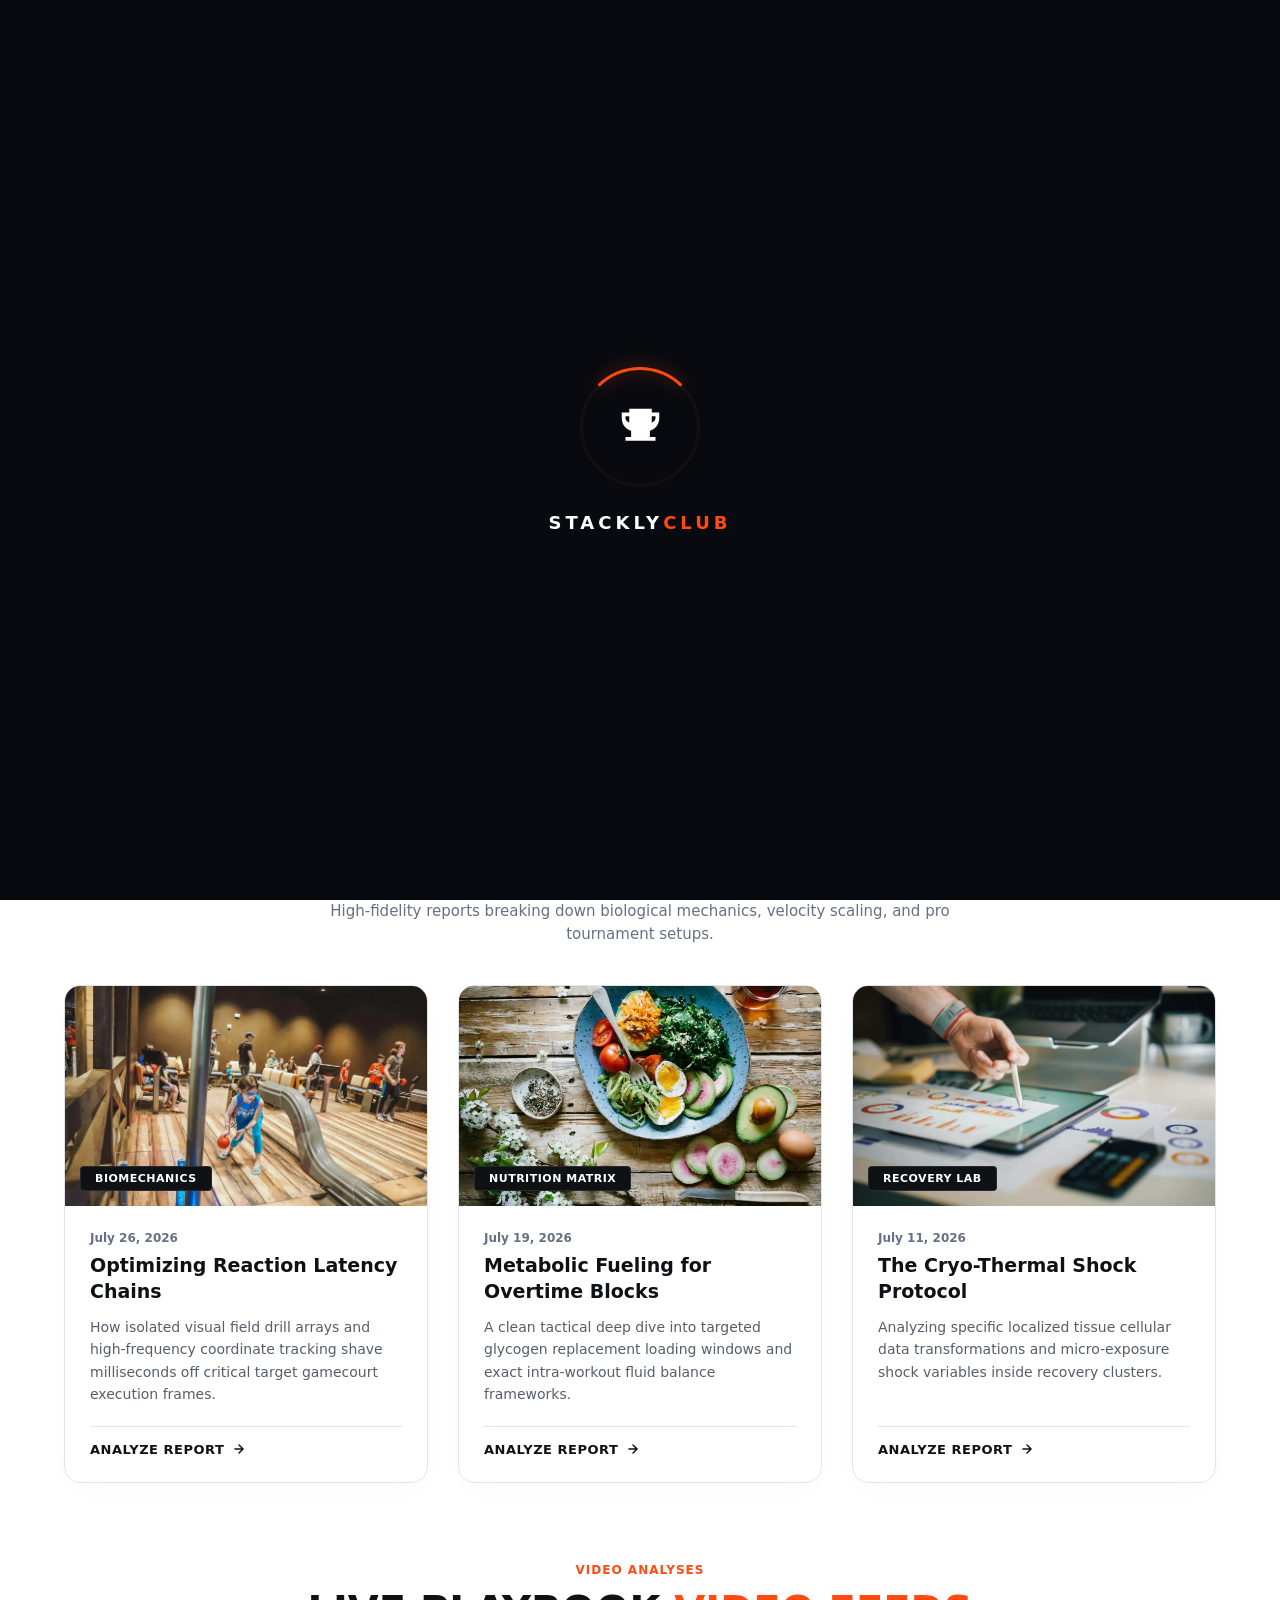
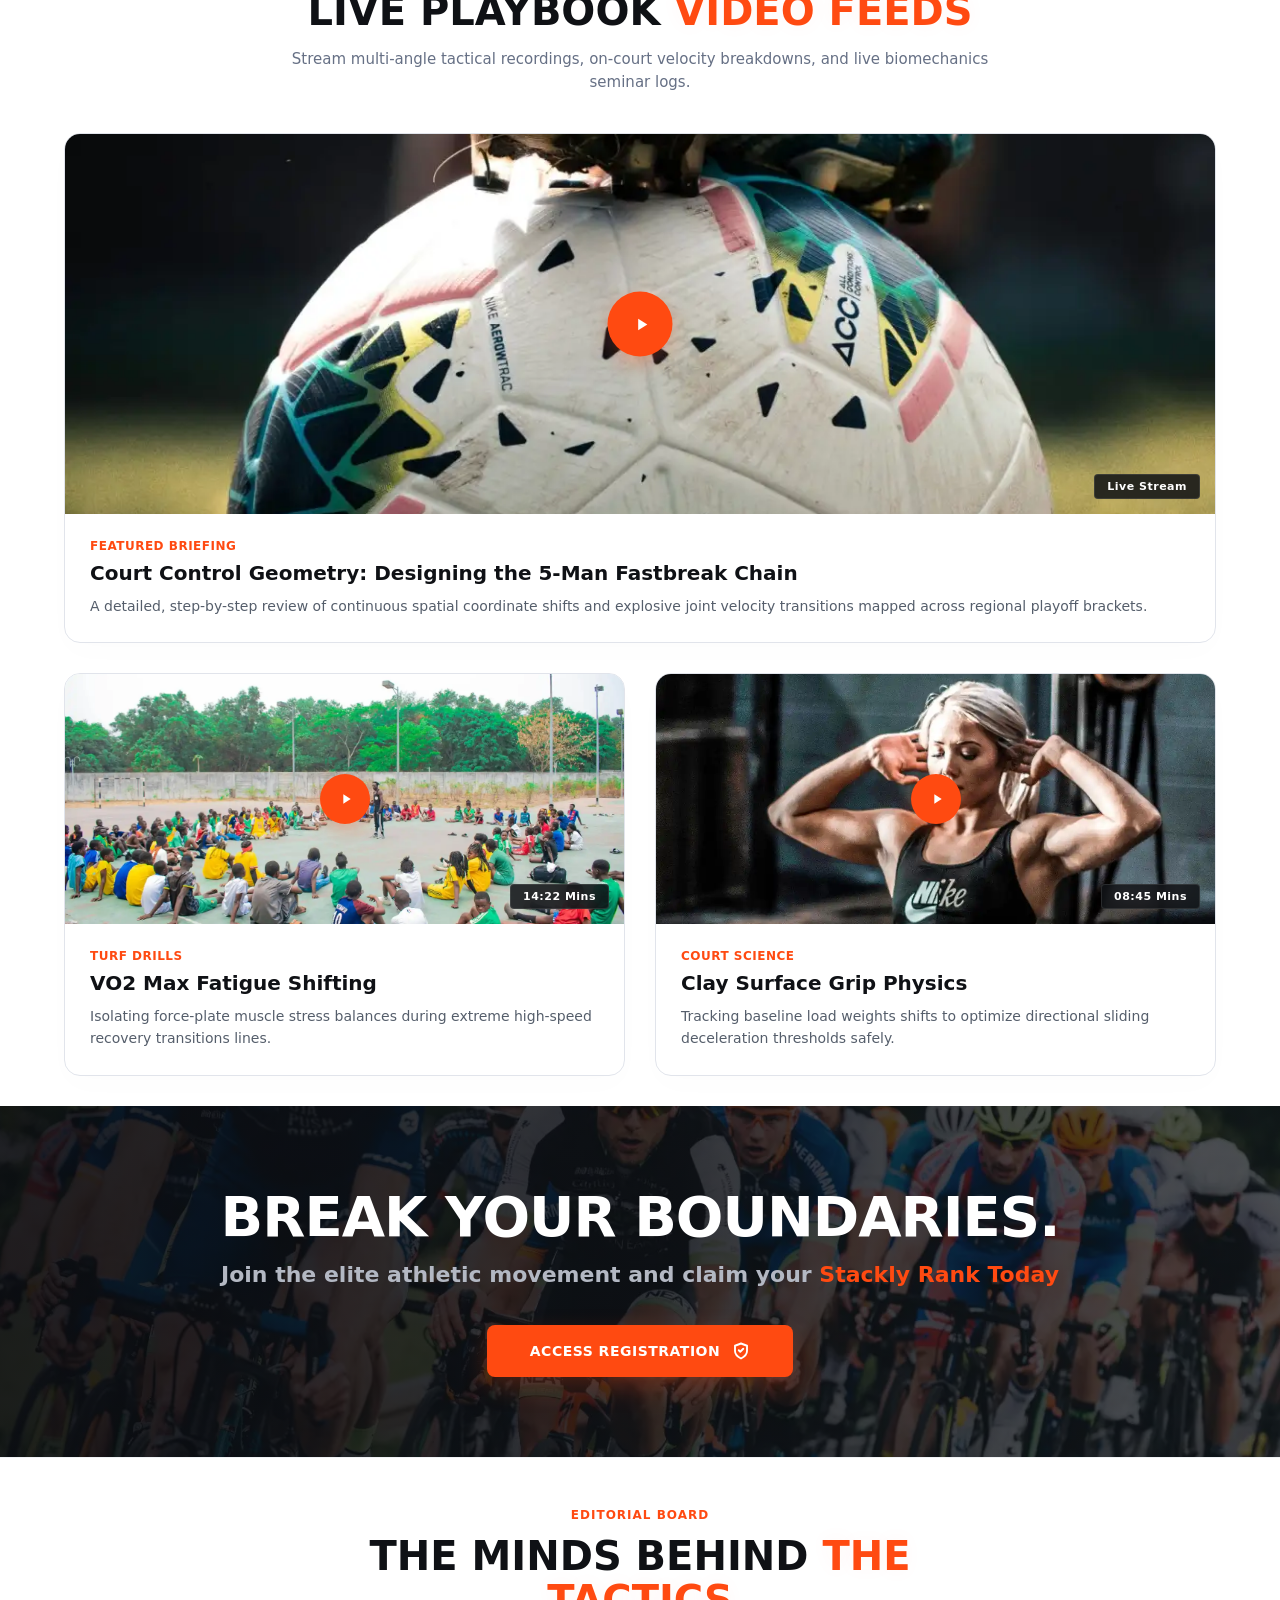
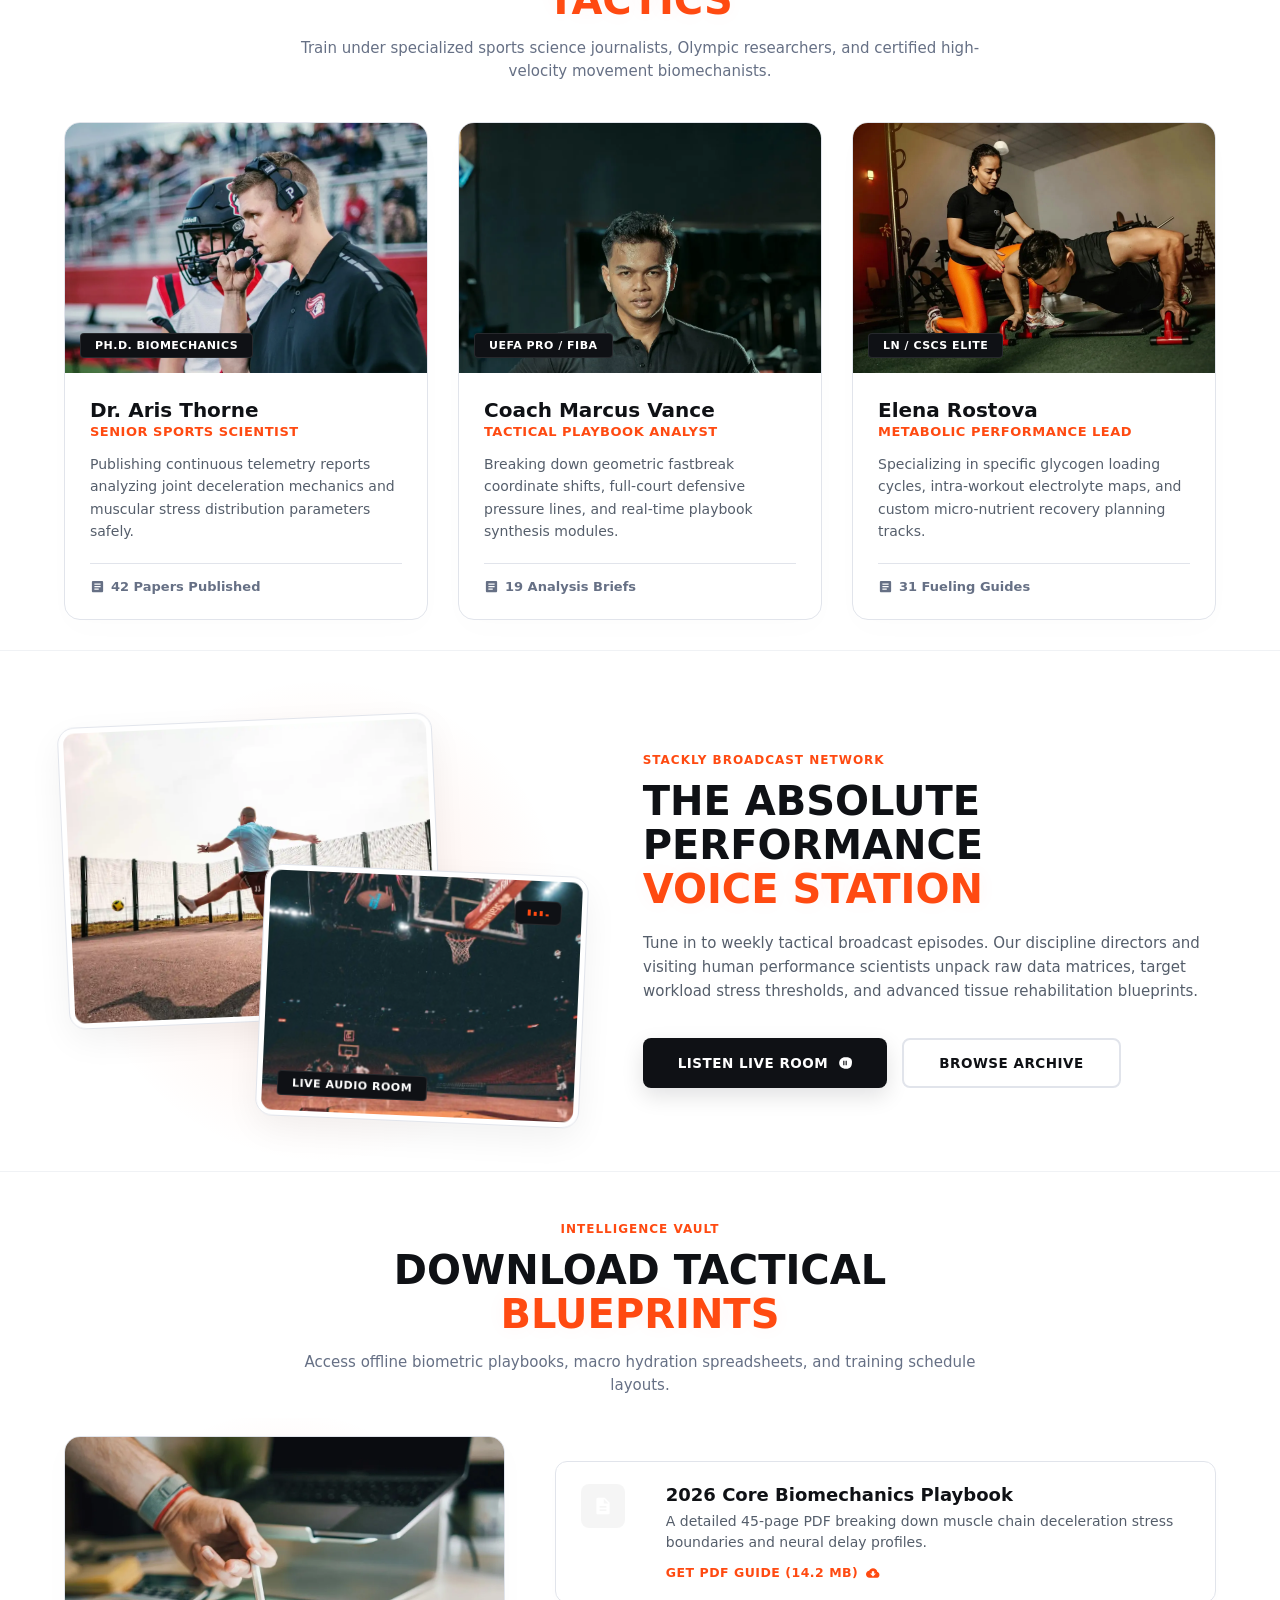
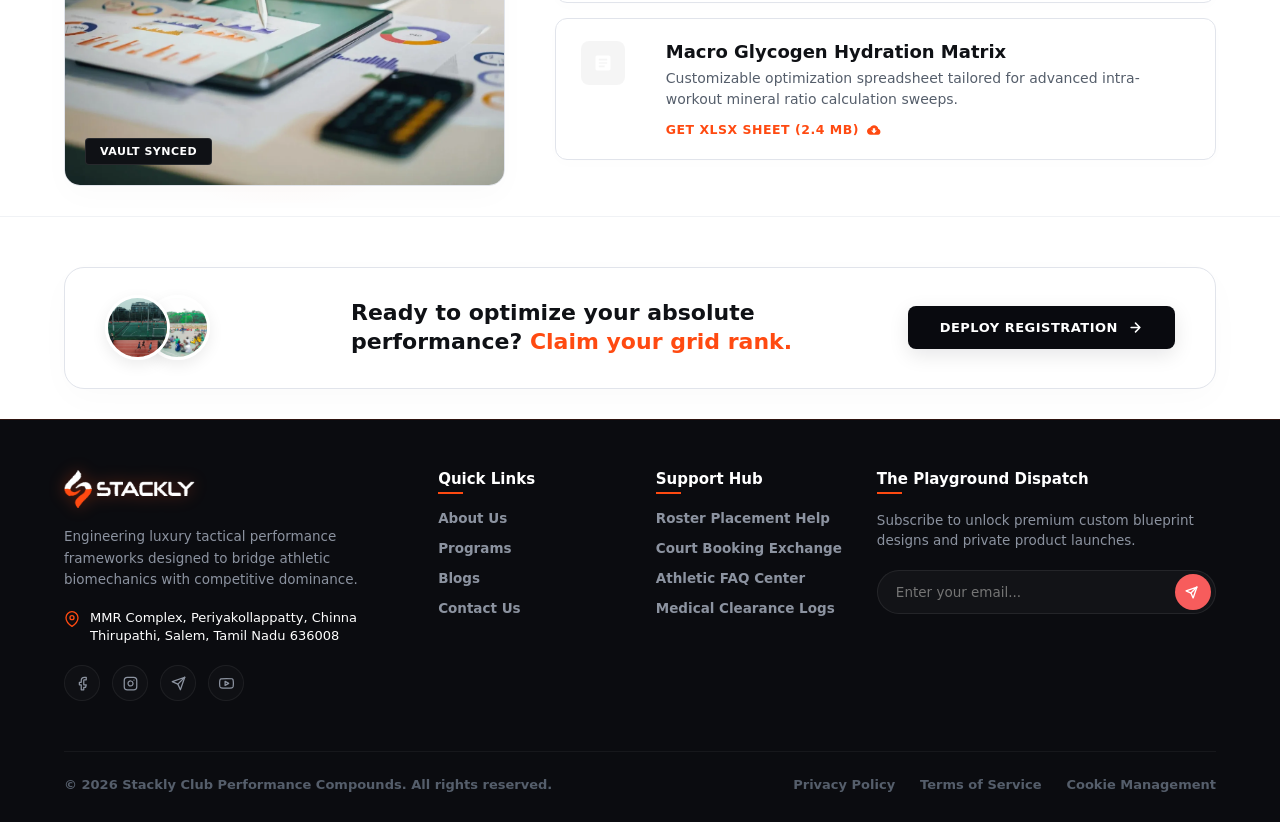
<file: blogs.html>
<html lang="en">
<head>
    <meta charset="UTF-8">
    <meta name="viewport" content="width=device-width, initial-scale=1.0">
    <title>Stackly Sports Club | Elite Training</title>
    <link rel="stylesheet" href="style.css">
</head>
<body>

    <div id ="preloader">
        <div class="loader-container">
            <div class="loader-ring"></div>
    <svg class="loader-icon" viewBox="0 0 24 24">
    <path d="M18 2H6v2H2v3c0 3.2 2.1 5.8 5 6.7V17H4v2h16v-2h-3v-3.3c2.9-.9 5-3.5 5-6.7V4h-4V2zM4 7V6h2v3.4C4.8 8.8 4 8 4 7zm16 0c0 1-.8 1.8-2 2.4V6h2v1z"/>
</svg>

        </div>
    <div class="loader-text">Stackly<span>Club</span></div>
    </div>

<script>
    window.addEventListener ('load',()=>{
        const preloader = document.getElementById('preloader');
        setTimeout(() =>{

             preloader.classList.add('preloader-hidden');

        },2500);

    }
    )

</script>

<!-- FLOATING GLASSMORPHIC NAVIGATION ARCHITECTURE -->
<nav class="floating-navbar">
    <div class="nav-container">
        
        <!-- Interactive Brand Logo Wrap -->
        <a href="javascript:void(0)" class="nav-logo" id="logoRefreshBtn" title="Refresh Page">
            <img src="./Assests/sports club logo.webp" alt="Apex Logo" class="logo-img">
          
        </a>

        <!-- Responsive Hamburger Trigger -->
        <button class="menu-toggle" id="mobileMenuBtn" aria-label="Toggle Navigation Menu">
            <span class="hamburger-bar"></span>
            <span class="hamburger-bar"></span>
            <span class="hamburger-bar"></span>
        </button>

        <!-- Navigation Menus & Action Deck -->
        <div class="nav-menu-wrapper" id="navMenuWrapper">
            <ul class="nav-links">
                <li><a href="index.html" class="nav-item ">Home</a></li>
                <li><a href="about.html" class="nav-item ">About Us</a></li>
                <li><a href="programs.html" class="nav-item ">Programs</a></li>
                <li><a href="blogs.html" class="nav-item active">Blogs</a></li>
                <li><a href="contact.html" class="nav-item">Contact Us</a></li>
            </ul>
            
            <div class="nav-auth-deck">
                <a href="login.html" class="btn-login">
                    <span>Login</span>
                    <svg viewBox="0 0 24 24" class="auth-icon">
                        <path d="M11 16l-4-4m0 0l4-4m-4 4h14m-5 4v1a3 3 0 01-3 3H6a3 3 0 01-3-3V7a3 3 0 013-3h7a3 3 0 013 3v1" stroke="currentColor" stroke-width="2.5" stroke-linecap="round" stroke-linejoin="round" fill="none"/>
                    </svg>
                </a>
            </div>
        </div>

    </div>
</nav>


<script>
    document.addEventListener('DOMContentLoaded', () => {
        const logoRefreshBtn = document.getElementById('logoRefreshBtn');
        const mobileMenuBtn = document. getElementById ('mobileMenuBtn');
        const navMenusWrapper = document. getElementById ('navMenuWrapper');
        const navItems = document. querySelectorAll('.nav-item');
    
     logoRefreshBtn.addEventListener('click', (e) => {
        e.preventDefault();
        window.location.reload();
         });
    
     mobileMenuBtn.addEventListener('click', () => {
        mobileMenuBtn.classList.toggle('open');
        navMenuWrapper.classList.toggle('mobile-open');
    
     if (navMenuWrapper.classList.contains('mobile-open')) {
            document.body.style.overflow = 'hidden';
        } else {
            document.body.style.overflow = '';
        }
    });
navItems.forEach(item => {
        item.addEventListener('click', () => {
          
            navItems.forEach(el => el.classList.remove('active'));
            
    
            item.classList.add('active');

            if (navMenuWrapper.classList.contains('mobile-open')) {
                mobileMenuBtn.classList.remove('open');
                navMenuWrapper.classList.remove('mobile-open');
                document.body.style.overflow = '';
            }
        });
    });
});
</script>

<!-- SYSTEM RESPONSIVE COMPACT BLOGS HERO -->
<section class="blogs-hero-section scroll-reveal-view" id="blogs-hero-arena">
    <div class="blogs-hero-wrapper">
        
        <!-- Left Column: Core Typographical Messaging Deck -->
        <div class="blogs-hero-text">
            <div class="blogs-hero-badge">
                <svg viewBox="0 0 24 24" class="blogs-badge-svg">
                    <path d="M19 3H5c-1.1 0-2 .9-2 2v14c0 1.1.9 2 2 2h14c1.1 0 2-.9 2-2V5c0-1.1-.9-2-2-2zm-5 14H7v-2h7v2zm3-4H7v-2h10v2zm0-4H7V7h10v2z" fill="currentColor"/>
                </svg>
                <span>Live Tactical Feed Active</span>
            </div>
            
            <h1 class="blogs-hero-title">Intelligence <br><span>& Sports Tactics</span></h1>
            <p class="blogs-hero-desc">
                Access advanced sports science analytics, localized tissue biomechanics breakdowns, and high-intensity macronutrient blueprints calibrated for raw victory expansion loops.
            </p>
            
            <div class="blogs-hero-actions">
                <a href="404.html" class="blogs-btn-primary">Explore Articles</a>
                <a href="404.html" class="blogs-btn-secondary">Data Methodology</a>
            </div>
        </div>

        <!-- Right Column: Dual Layer Overlapping Asymmetric Asset Grid -->
        <div class="blogs-hero-graphics">
            <div class="blogs-mesh-glow"></div>
            
            <!-- Layer 1: Background Foundation Asset Frame -->
            <div class="blogs-img-hull blogs-bg-layer">
                <div class="blogs-neon-filter"></div>
                <img src="./Assests/biometric.webp" alt="Advanced weight training sensor monitoring" class="blogs-asset-img">
                <div class="blogs-floating-tag">Biomechanics</div>
            </div>

            <!-- Layer 2: Foreground Elevation Focus Frame -->
            <div class="blogs-img-hull blogs-fg-layer">
                <div class="blogs-neon-filter"></div>
                <img src="./Assests/diet.webp" alt="Precision macro nutritional diet planning" class="blogs-asset-img">
                <div class="blogs-floating-tag tag-primary">Diet Matrix</div>
            </div>
        </div>

    </div>
</section>

<style>
    /* --- COMPACT BLOGS HERO DESIGN SYSTEM --- */
.blogs-hero-section {
    padding: 130px 5% 30px 5%; /* Exact requested 50px Top, 30px Bottom compression track bounds */
    background-color: #ffffff; /* Smooth clean white canvas background integration */
    width: 100%;
    min-height: 85vh;
    display: flex;
    justify-content: center;
    align-items: center;
    overflow: hidden;
    position: relative;
}

.blogs-hero-wrapper {
    width: 100%;
    max-width: 1300px;
    display: grid;
    grid-template-columns: 1.05fr 0.95fr; /* Asymmetric grid separation balance layout */
    gap: 60px;
    align-items: center;
}

/* Left Grid Column Core Typography Deck */
.blogs-hero-text {
    display: flex;
    flex-direction: column;
}

.blogs-hero-badge {
    display: inline-flex;
    align-items: center;
    gap: 8px;
    background: rgba(255, 74, 17, 0.05);
    border: 1px solid rgba(255, 74, 17, 0.15);
    padding: 6px 14px;
    border-radius: 20px;
    width: max-content;
    margin-bottom: 20px;
}

.blogs-hero-badge span {
    color: #ff4a11; /* System Neon Orange Primary */
    font-size: 11.5px;
    font-weight: 700;
    text-transform: uppercase;
    letter-spacing: 0.5px;
}

.blogs-badge-svg {
    width: 13px;
    height: 13px;
    color: #ff4a11;
}

.blogs-hero-title {
    font-size: clamp(36px, 5.2vw, 62px);
    font-weight: 900;
    color: #0f1115; /* Sharp high-contrast dark text focus node */
    text-transform: uppercase;
    line-height: 1.05;
    margin-bottom: 22px;
}

.blogs-hero-title span {
    color: #ff4a11;
    display: inline-block;
    transition: text-shadow 0.4s ease, transform 0.4s cubic-bezier(0.25, 1, 0.5, 1);
}

/* Master content hover chain reactions trigger glowing title outputs */
.blogs-hero-section:hover .blogs-hero-title span {
    text-shadow: 0 0 25px rgba(255, 74, 17, 0.45), 0 0 50px rgba(255, 74, 17, 0.15);
    transform: scale(1.01) rotate(0.5deg);
}

.blogs-hero-desc {
    font-size: clamp(14.5px, 1.8vw, 17.5px);
    color: #555e6b;
    line-height: 1.6;
    margin-bottom: 35px;
    max-width: 560px;
    cursor: default;
    display: inline-block;
    transition: color 0.4s ease, text-shadow 0.4s ease, transform 0.4s ease;
    will-change: transform, text-shadow;
}

.blogs-hero-desc:hover {
    color: #0f1115;
    transform: scale(1.015);
    text-shadow: 0 0 15px rgba(255, 74, 17, 0.12);
}

/* Actions Buttons Architecture Matrix */
.blogs-hero-actions {
    display: flex;
    flex-wrap: wrap;
    gap: 15px;
}

.blogs-btn-primary, .blogs-btn-secondary {
    display: inline-flex;
    align-items: center;
    justify-content: center;
    padding: 15px 35px;
    border-radius: 8px;
    font-size: 13.5px;
    font-weight: 700;
    text-transform: uppercase;
    letter-spacing: 0.5px;
    text-decoration: none;
    transition: all 0.4s cubic-bezier(0.25, 1, 0.5, 1);
}

.blogs-btn-primary {
    background-color: #0f1115;
    color: #ffffff;
    box-shadow: 0 8px 22px rgba(9, 10, 15, 0.12);
}

.blogs-btn-primary:hover {
    background-color: #ff4a11;
    box-shadow: 0 10px 25px rgba(255, 74, 17, 0.35);
    transform: translateY(-3px);
}

.blogs-btn-secondary {
    background: transparent;
    color: #0f1115;
    border: 2px solid #e1e4eb;
}

.blogs-btn-secondary:hover {
    border-color: #0f1115;
    background-color: rgba(9, 10, 15, 0.02);
    transform: translateY(-2px);
}

/* Right Grid Column Graphics Assembly */
.blogs-hero-graphics {
    position: relative;
    width: 100%;
    height: 440px;
    display: flex;
    align-items: center;
    justify-content: center;
}

.blogs-mesh-glow {
    position: absolute;
    width: 110%;
    height: 110%;
    background: radial-gradient(circle at center, rgba(255, 74, 17, 0.1) 0%, transparent 65%);
    z-index: 1;
    pointer-events: none;
}

.blogs-img-hull {
    position: absolute;
    border-radius: 16px;
    overflow: hidden;
    box-shadow: 0 12px 35px rgba(0, 0, 0, 0.06);
    border: 5px solid #ffffff;
    outline: 1px solid #e1e4eb;
    transition: transform 0.5s cubic-bezier(0.25, 1, 0.5, 1), 
                border-color 0.4s ease, 
                box-shadow 0.4s ease;
    will-change: transform, box-shadow;
}

.blogs-asset-img {
    width: 100%;
    height: 100%;
    object-fit: cover;
    transition: transform 0.6s cubic-bezier(0.25, 1, 0.5, 1);
}

.blogs-neon-filter {
    position: absolute;
    top: 0;
    left: 0;
    width: 100%;
    height: 100%;
    background: radial-gradient(circle at center, rgba(255, 74, 17, 0.16) 0%, transparent 80%);
    opacity: 0;
    z-index: 2;
    transition: opacity 0.4s ease;
    pointer-events: none;
}

/* Asymmetric Image Multi-Layer Overlapping Sets */
.blogs-bg-layer {
    width: 72%;
    height: 300px;
    left: 0;
    top: 20px;
    z-index: 2;
    transform: rotate(-3deg);
}

.blogs-fg-layer {
    width: 62%;
    height: 250px;
    right: 0;
    bottom: 20px;
    z-index: 3;
    transform: rotate(2.5deg);
}

.blogs-floating-tag {
    position: absolute;
    bottom: 15px;
    left: 15px;
    background: #0f1115;
    color: #ffffff;
    padding: 5px 14px;
    font-size: 11px;
    font-weight: 700;
    text-transform: uppercase;
    letter-spacing: 0.5px;
    border-radius: 4px;
    z-index: 4;
    border: 1px solid rgba(255, 255, 255, 0.1);
}

.blogs-floating-tag.tag-primary {
    background-color: #ff4a11;
    box-shadow: 0 4px 12px rgba(255, 74, 17, 0.25);
}

/* Collective Multi-Layer Hover Grid Mechanics */
.blogs-img-hull:hover {
    z-index: 5; /* Focuses hovered grid item directly onto top stack ceiling line */
    border-color: #ff4a11;
    box-shadow: 0 15px 40px rgba(0, 0, 0, 0.1), 0 0 25px rgba(255, 74, 17, 0.18);
}

.blogs-img-hull:hover .blogs-asset-img { transform: scale(1.04); }
.blogs-img-hull:hover .blogs-neon-filter { opacity: 1; }

.blogs-bg-layer:hover { transform: scale(1.02) rotate(-0.5deg) translateY(-4px); }
.blogs-fg-layer:hover { transform: scale(1.02) rotate(0.5deg) translateY(-4px); }

/* --- ADAPTIVE GRAPHIC RESPONSIVENESS OVERLAYS BREAKPOINTS --- */
@media (max-width: 992px) {
    .blogs-hero-section { padding-top: 110px; }
    .blogs-hero-wrapper { grid-template-columns: 1fr; gap: 45px; text-align: center; }
    .blogs-hero-badge, .blogs-hero-desc { margin-left: auto; margin-right: auto; }
    .blogs-hero-actions { justify-content: center; }
    .blogs-hero-graphics { height: 360px; max-width: 580px; margin: 0 auto; }
    .blogs-bg-layer { height: 250px; }
    .blogs-fg-layer { height: 200px; }
}

@media (max-width: 576px) {
    .blogs-hero-graphics { height: 280px; }
    .blogs-bg-layer { height: 180px; width: 78%; }
    .blogs-fg-layer { height: 150px; width: 65%; }
}

</style>

<!-- DYNAMIC REVEAL INSIGHTS FEED DECK -->
<section class="insights-feed-section scroll-reveal-view" id="insights-feed">
    
    <div class="insights-header">
        <span class="insights-mini-badge">Expert Analytics</span>
        <h2 class="insights-main-heading">Latest Tactical <span>Briefings</span></h2>
        <p class="insights-interactive-subtitle">High-fidelity reports breaking down biological mechanics, velocity scaling, and pro tournament setups.</p>
    </div>

    <!-- Fluid Responsive Knowledge Grid Container -->
    <div class="insights-fluid-grid">
        
        <!-- Blog Card 01 -->
        <div class="insight-showcase-card">
            <div class="insight-media-wrapper">
                <div class="insight-neon-halo"></div>
                <img src="./Assests/biometric.webp" alt="Advanced weight tracking neural sensor data mapping" class="insight-card-img">
                <div class="insight-floating-badge">Biomechanics</div>
            </div>
            <div class="insight-body-deck">
                <span class="insight-date-stamp">July 26, 2026</span>
                <h3>Optimizing Reaction Latency Chains</h3>
                <p class="insight-interactive-caption">How isolated visual field drill arrays and high-frequency coordinate tracking shave milliseconds off critical target gamecourt execution frames.</p>
                <div class="insight-meta-footer">
                    <a href="404.html" onclick="handleNavigation404(event)" class="insight-read-link">
                        <span>Analyze Report</span>
                        <svg viewBox="0 0 24 24" class="insight-arrow-icon"><path d="M5 12h14M12 5l7 7-7 7" stroke="currentColor" stroke-width="2.5" stroke-linecap="round" stroke-linejoin="round" fill="none"/></svg>
                    </a>
                </div>
            </div>
        </div>

        <!-- Blog Card 02 -->
        <div class="insight-showcase-card">
            <div class="insight-media-wrapper">
                <div class="insight-neon-halo"></div>
                <img src="./Assests/diet.webp" alt="Precision macro sports nutrition meal distribution profile" class="insight-card-img">
                <div class="insight-floating-badge">Nutrition Matrix</div>
            </div>
            <div class="insight-body-deck">
                <span class="insight-date-stamp">July 19, 2026</span>
                <h3>Metabolic Fueling for Overtime Blocks</h3>
                <p class="insight-interactive-caption">A clean tactical deep dive into targeted glycogen replacement loading windows and exact intra-workout fluid balance frameworks.</p>
                <div class="insight-meta-footer">
                    <a href="404.html" onclick="handleNavigation404(event)" class="insight-read-link">
                        <span>Analyze Report</span>
                        <svg viewBox="0 0 24 24" class="insight-arrow-icon"><path d="M5 12h14M12 5l7 7-7 7" stroke="currentColor" stroke-width="2.5" stroke-linecap="round" stroke-linejoin="round" fill="none"/></svg>
                    </a>
                </div>
            </div>
        </div>

        <!-- Blog Card 03 -->
        <div class="insight-showcase-card">
            <div class="insight-media-wrapper">
                <div class="insight-neon-halo"></div>
                <img src="./Assests/sports analytics.webp" alt="High speed thermal camera sports tracking display" class="insight-card-img">
                <div class="insight-floating-badge">Recovery Lab</div>
            </div>
            <div class="insight-body-deck">
                <span class="insight-date-stamp">July 11, 2026</span>
                <h3>The Cryo-Thermal Shock Protocol</h3>
                <p class="insight-interactive-caption">Analyzing specific localized tissue cellular data transformations and micro-exposure shock variables inside recovery clusters.</p>
                <div class="insight-meta-footer">
                    <a href="404.html" onclick="handleNavigation404(event)" class="insight-read-link">
                        <span>Analyze Report</span>
                        <svg viewBox="0 0 24 24" class="insight-arrow-icon"><path d="M5 12h14M12 5l7 7-7 7" stroke="currentColor" stroke-width="2.5" stroke-linecap="round" stroke-linejoin="round" fill="none"/></svg>
                    </a>
                </div>
            </div>
        </div>

    </div>
</section>

<style>
    /* --- COMPACT INSIGHTS GRID DESIGN SYSTEM --- */
.insights-feed-section {
    padding: 50px 5% 30px 5%; /* Enforces requested 50px Top, 30px Bottom compression track bounds exactly */
    background-color: #ffffff; /* Smooth white layout framework background alignment */
    width: 100%;
    display: flex;
    flex-direction: column;
    align-items: center;
    overflow: hidden;
}

/* Structural Header Sections Typography */
.insights-header {
    text-align: center;
    margin-bottom: 40px;
    max-width: 700px;
}

.insights-mini-badge {
    color: #ff4a11; /* System Neon Orange Primary */
    font-size: 12px;
    font-weight: 700;
    text-transform: uppercase;
    letter-spacing: 1px;
    margin-bottom: 12px;
    display: inline-block;
}

.insights-main-heading {
    font-size: clamp(28px, 4vw, 40px);
    font-weight: 900;
    color: #0f1115;
    text-transform: uppercase;
    margin-bottom: 15px;
    line-height: 1.1;
}

.insights-main-heading span {
    color: #ff4a11;
    text-shadow: 0 0 20px rgba(255, 74, 17, 0.05);
}

.insights-interactive-subtitle {
    font-size: 15px;
    color: #667085;
    line-height: 1.5;
    cursor: default;
    display: inline-block;
    transition: color 0.4s ease, text-shadow 0.4s ease, transform 0.4s cubic-bezier(0.25, 1, 0.5, 1);
    will-change: transform, text-shadow;
}

.insights-feed-section:hover .insights-main-heading span {
    text-shadow: 0 0 25px rgba(255, 74, 17, 0.35);
}

.insights-interactive-subtitle:hover {
    color: #0f1115;
    transform: scale(1.02);
    text-shadow: 0 0 15px rgba(255, 74, 17, 0.15);
}

/* Three-Column Fluid Grid System Layout Deck */
.insights-fluid-grid {
    display: grid;
    grid-template-columns: repeat(auto-fit, minmax(310px, 1fr));
    gap: 30px;
    width: 100%;
    max-width: 1300px;
}

/* Individual Article Card Structuring Blocks */
.insight-showcase-card {
    background: #ffffff;
    border-radius: 16px;
    overflow: hidden;
    border: 1px solid #e1e4eb;
    box-shadow: 0 10px 30px rgba(0, 0, 0, 0.01);
    display: flex;
    flex-direction: column;
    transition: transform 0.5s cubic-bezier(0.25, 1, 0.5, 1), 
                border-color 0.4s ease, 
                box-shadow 0.4s ease;
    will-change: transform, box-shadow;
}

.insight-media-wrapper {
    position: relative;
    height: 220px;
    overflow: hidden;
    background-color: #f8f9fa;
}

.insight-card-img {
    width: 100%;
    height: 100%;
    object-fit: cover;
    transition: transform 0.6s cubic-bezier(0.25, 1, 0.5, 1);
}

/* Custom Neon Radial Glow Mask Overlay */
.insight-neon-halo {
    position: absolute;
    top: 0;
    left: 0;
    width: 100%;
    height: 100%;
    background: radial-gradient(circle at center, rgba(255, 74, 17, 0.22) 0%, transparent 75%);
    opacity: 0;
    z-index: 2;
    pointer-events: none;
    transition: opacity 0.4s ease;
}

.insight-floating-badge {
    position: absolute;
    bottom: 15px;
    left: 15px;
    background: #0f1115;
    color: #ffffff;
    padding: 5px 14px;
    font-size: 11px;
    font-weight: 700;
    text-transform: uppercase;
    letter-spacing: 0.5px;
    border-radius: 4px;
    z-index: 3;
    border: 1px solid rgba(255, 255, 255, 0.1);
}

/* Card Content Details Framing */
.insight-body-deck {
    padding: 25px;
    display: flex;
    flex-direction: column;
    flex-grow: 1;
}

.insight-date-stamp {
    font-size: 12px;
    color: #667085;
    font-weight: 600;
    margin-bottom: 8px;
    display: inline-block;
}

.insight-body-deck h3 {
    font-size: 19px;
    color: #0f1115;
    margin-bottom: 12px;
    font-weight: 800;
    line-height: 1.35;
    transition: color 0.3s ease;
}

.insight-interactive-caption {
    font-size: 14px;
    color: #555e6b;
    line-height: 1.6;
    margin-bottom: 20px;
    cursor: default;
    display: inline-block;
    transition: color 0.4s ease, text-shadow 0.4s ease, transform 0.4s cubic-bezier(0.25, 1, 0.5, 1);
    will-change: transform, text-shadow;
}

/* Card Footer Anchors Tracking Line */
.insight-meta-footer {
    border-top: 1px solid #e1e4eb;
    padding-top: 15px;
    margin-top: auto;
}

.insight-read-link {
    display: inline-flex;
    align-items: center;
    gap: 8px;
    color: #0f1115;
    text-decoration: none;
    font-weight: 700;
    font-size: 13px;
    text-transform: uppercase;
    letter-spacing: 0.5px;
    transition: color 0.3s ease;
}

.insight-arrow-icon {
    width: 14px;
    height: 14px;
    transition: transform 0.3s cubic-bezier(0.25, 1, 0.5, 1);
}

/* Collective Card Hover Chain Reactions Triggers */
.insight-showcase-card:hover {
    transform: translateY(-6px);
    border-color: #ff4a11;
    box-shadow: 0 15px 40px rgba(0, 0, 0, 0.06), 0 0 25px rgba(255, 74, 17, 0.1);
}

.insight-showcase-card:hover .insight-card-img {
    transform: scale(1.05);
}

.insight-showcase-card:hover .insight-neon-halo {
    opacity: 1;
}

.insight-showcase-card:hover .insight-body-deck h3 {
    color: #ff4a11;
}

.insight-showcase-card:hover .insight-interactive-caption {
    color: #0f1115;
    transform: scale(1.015);
    text-shadow: 0 0 12px rgba(255, 74, 17, 0.12);
}

.insight-read-link:hover {
    color: #ff4a11;
}

.insight-read-link:hover .insight-arrow-icon {
    transform: translateX(5px);
}

/* --- ADAPTIVE GRAPHIC RESPONSIVENESS OVERLAYS BREAKPOINTS --- */
@media (max-width: 768px) {
    .insights-feed-section {
        padding: 50px 6% 30px 6%;
    }
}
/* ==========================================================
   INSIGHTS SECTION RESPONSIVE ADD-ON
   ========================================================== */

/* ---------- Large Tablets ---------- */
@media (max-width:1024px){

    .insights-feed-section{
        padding:50px 30px 40px;
    }

    .insights-header{
        margin-bottom:35px;
        max-width:700px;
    }

    .insights-fluid-grid{
        grid-template-columns:repeat(2,1fr);
        gap:24px;
    }

    .insight-media-wrapper{
        height:210px;
    }

    .insight-body-deck{
        padding:22px;
    }

}


/* ---------- Tablets ---------- */
@media (max-width:768px){

    .insights-feed-section{
        padding:45px 20px 35px;
    }

    .insights-header{
        margin-bottom:30px;
    }

    .insights-main-heading{
        font-size:32px;
    }

    .insights-interactive-subtitle{
        font-size:15px;
        line-height:1.7;
    }

    .insights-fluid-grid{
        grid-template-columns:1fr;
        gap:24px;
        max-width:620px;
        margin:auto;
    }

    .insight-media-wrapper{
        height:230px;
    }

    .insight-body-deck{
        padding:22px;
    }

    .insight-body-deck h3{
        font-size:22px;
    }

    .insight-interactive-caption{
        font-size:15px;
    }

}


/* ---------- Mobile ---------- */
@media (max-width:576px){

    .insights-feed-section{
        padding:40px 18px 30px;
    }

    .insights-mini-badge{
        font-size:11px;
    }

    .insights-main-heading{
        font-size:28px;
        line-height:1.2;
    }

    .insights-interactive-subtitle{
        font-size:14px;
    }

    .insights-fluid-grid{
        grid-template-columns:1fr;
        gap:20px;
    }

    .insight-showcase-card{
        border-radius:14px;
    }

    .insight-media-wrapper{
        height:200px;
    }

    .insight-floating-badge{
        left:12px;
        bottom:12px;
        font-size:10px;
        padding:5px 12px;
    }

    .insight-body-deck{
        padding:18px;
    }

    .insight-date-stamp{
        font-size:11px;
    }

    .insight-body-deck h3{
        font-size:19px;
        line-height:1.4;
    }

    .insight-interactive-caption{
        font-size:14px;
        line-height:1.7;
    }

    .insight-meta-footer{
        padding-top:14px;
    }

    .insight-read-link{
        font-size:12px;
    }

}


/* ---------- Small Phones ---------- */
@media (max-width:380px){

    .insights-feed-section{
        padding:35px 15px 25px;
    }

    .insights-main-heading{
        font-size:24px;
    }

    .insights-interactive-subtitle{
        font-size:13px;
    }

    .insight-media-wrapper{
        height:180px;
    }

    .insight-body-deck{
        padding:16px;
    }

    .insight-body-deck h3{
        font-size:17px;
    }

    .insight-interactive-caption{
        font-size:13px;
    }

    .insight-read-link{
        font-size:11px;
        gap:6px;
    }

    .insight-arrow-icon{
        width:12px;
        height:12px;
    }

}

</style>

<!-- DYNAMIC MEDIA VIDEO BREAKDOWN DECK -->
<section class="media-deck-section scroll-reveal-view" id="media-vault">
    
    <div class="media-deck-header">
        <span class="media-mini-badge">Video Analyses</span>
        <h2 class="media-main-heading">Live Playbook <span>Video Feeds</span></h2>
        <p class="media-interactive-subtitle">Stream multi-angle tactical recordings, on-court velocity breakdowns, and live biomechanics seminar logs.</p>
    </div>

    <!-- Fluid Responsive Multi-Column Asymmetric Media Grid -->
    <div class="media-fluid-grid">
        
        <!-- Video Card 01: Featured Wide Block -->
        <div class="video-showcase-box featured-wide-node">
            <div class="video-img-hull">
                <div class="video-neon-overlay"></div>
                <img src="./Assests/football.webp" alt="Apex basketball court combat tactical team video tracking session" class="video-source-asset">
                
                <!-- Floating Glassmorphic Play Trigger Node Combo -->
                <button class="video-play-trigger-btn" aria-label="Stream Featured Telemetry Video">
                    <svg viewBox="0 0 24 24" class="play-vector-svg"><path d="M8 5v14l11-7z" fill="currentColor"/></svg>
                </button>
                <div class="video-duration-tag">Live Stream</div>
            </div>
            <div class="video-content-deck">
                <span class="video-category-tag">Featured Briefing</span>
                <h3>Court Control Geometry: Designing the 5-Man Fastbreak Chain</h3>
                <p class="video-interactive-body">A detailed, step-by-step review of continuous spatial coordinate shifts and explosive joint velocity transitions mapped across regional playoff brackets.</p>
            </div>
        </div>

        <!-- Video Card 02: Mini Track Column Block -->
        <div class="video-showcase-box">
            <div class="video-img-hull">
                <div class="video-neon-overlay"></div>
                <img src="./Assests/drill.webp" alt="Soccer tactical force plate acceleration drill breakdown" class="video-source-asset">
                
                <button class="video-play-trigger-btn mini-btn-scale" aria-label="Stream Soccer Analytics Video">
                    <svg viewBox="0 0 24 24" class="play-vector-svg"><path d="M8 5v14l11-7z" fill="currentColor"/></svg>
                </button>
                <div class="video-duration-tag">14:22 Mins</div>
            </div>
            <div class="video-content-deck">
                <span class="video-category-tag">Turf Drills</span>
                <h3>VO2 Max Fatigue Shifting</h3>
                <p class="video-interactive-body">Isolating force-plate muscle stress balances during extreme high-speed recovery transitions lines.</p>
            </div>
        </div>

        <!-- Video Card 03: Mini Track Column Block -->
        <div class="video-showcase-box">
            <div class="video-img-hull">
                <div class="video-neon-overlay"></div>
                <img src="./Assests/postworkout.webp" alt="Tennis serve kinetic loading velocity trace tracking" class="video-source-asset">
                
                <button class="video-play-trigger-btn mini-btn-scale" aria-label="Stream Tennis Physics Video">
                    <svg viewBox="0 0 24 24" class="play-vector-svg"><path d="M8 5v14l11-7z" fill="currentColor"/></svg>
                </button>
                <div class="video-duration-tag">08:45 Mins</div>
            </div>
            <div class="video-content-deck">
                <span class="video-category-tag">Court Science</span>
                <h3>Clay Surface Grip Physics</h3>
                <p class="video-interactive-body">Tracking baseline load weights shifts to optimize directional sliding deceleration thresholds safely.</p>
            </div>
        </div>

    </div>
</section>

<style>
    /* --- COMPACT MULTIMEDIA VIDEO DECK SYSTEM --- */
.media-deck-section {
    padding: 50px 5% 30px 5%; /* Configured requested 50px Top, 30px Bottom padding tracking limits */
    background-color: #ffffff;
    width: 100%;
    display: flex;
    flex-direction: column;
    align-items: center;
    overflow: hidden;
}

/* Header Elements Typography Layout */
.media-deck-header {
    text-align: center;
    margin-bottom: 40px;
    max-width: 700px;
}

.media-mini-badge {
    color: #ff4a11; /* System Neon Orange Primary */
    font-size: 12px;
    font-weight: 700;
    text-transform: uppercase;
    letter-spacing: 1px;
    margin-bottom: 12px;
    display: inline-block;
}

.media-main-heading {
    font-size: clamp(28px, 4vw, 40px);
    font-weight: 900;
    color: #0f1115;
    text-transform: uppercase;
    margin-bottom: 15px;
    line-height: 1.1;
}

.media-main-heading span {
    color: #ff4a11;
    text-shadow: 0 0 20px rgba(255, 74, 17, 0.05);
}

.media-interactive-subtitle {
    font-size: 15px;
    color: #667085;
    line-height: 1.5;
    cursor: default;
    display: inline-block;
    transition: color 0.4s ease, text-shadow 0.4s ease, transform 0.4s cubic-bezier(0.25, 1, 0.5, 1);
    will-change: transform, text-shadow;
}

.media-deck-section:hover .media-main-heading span {
    text-shadow: 0 0 25px rgba(255, 74, 17, 0.35);
}

.media-interactive-subtitle:hover {
    color: #0f1115;
    transform: scale(1.02);
    text-shadow: 0 0 15px rgba(255, 74, 17, 0.15);
}

/* Creative Asymmetric Media Grid Deck Layout */
.media-fluid-grid {
    display: grid;
    grid-template-columns: repeat(2, 1fr); /* Forms geometric block bases */
    gap: 30px;
    width: 100%;
    max-width: 1300px;
}

/* Individual Video Showcase Card Components */
.video-showcase-box {
    background: #ffffff;
    border-radius: 16px;
    overflow: hidden;
    border: 1px solid #e1e4eb;
    box-shadow: 0 10px 30px rgba(0, 0, 0, 0.01);
    display: flex;
    flex-direction: column;
    transition: transform 0.5s cubic-bezier(0.25, 1, 0.5, 1), 
                border-color 0.4s ease, 
                box-shadow 0.4s ease;
    will-change: transform, box-shadow;
}

/* Forces Featured item to expand completely across top row horizon */
.featured-wide-node {
    grid-column: span 2;
}

.video-img-hull {
    position: relative;
    width: 100%;
    height: 250px;
    overflow: hidden;
    background-color: #f8f9fa;
}

/* Sets larger structural frame box tracking for main featured loop */
.featured-wide-node .video-img-hull {
    height: 380px;
}

.video-source-asset {
    width: 100%;
    height: 100%;
    object-fit: cover;
    transition: transform 0.6s cubic-bezier(0.25, 1, 0.5, 1);
}

.video-neon-overlay {
    position: absolute;
    top: 0;
    left: 0;
    width: 100%;
    height: 100%;
    background: radial-gradient(circle at center, rgba(255, 74, 17, 0.2) 0%, transparent 80%);
    opacity: 0;
    z-index: 2;
    pointer-events: none;
    transition: opacity 0.4s ease;
}

/* Premium Floating Media Trigger Vectors */
.video-play-trigger-btn {
    position: absolute;
    top: 50%;
    left: 50%;
    transform: translate(-50%, -50%) scale(1);
    width: 65px;
    height: 65px;
    border-radius: 50%;
    background-color: #ff4a11;
    border: none;
    cursor: pointer;
    display: flex;
    justify-content: center;
    align-items: center;
    color: #ffffff;
    z-index: 3;
    box-shadow: 0 0 0 0 rgba(255, 74, 17, 0.5), 0 8px 20px rgba(255, 74, 17, 0.3);
    transition: transform 0.3s cubic-bezier(0.25, 1, 0.5, 1), background-color 0.3s ease, box-shadow 0.4s ease;
}

.play-vector-svg {
    width: 20px;
    height: 24px;
    transform: translateX(1px); /* Balances internal arrow geometry weights */
}

.mini-btn-scale {
    width: 50px;
    height: 50px;
}

.mini-btn-scale .play-vector-svg {
    width: 16px;
    height: 16px;
}

.video-duration-tag {
    position: absolute;
    bottom: 15px;
    right: 15px;
    background: rgba(15, 17, 21, 0.85);
    backdrop-filter: blur(8px);
    -webkit-backdrop-filter: blur(8px);
    color: #ffffff;
    padding: 5px 12px;
    font-size: 11px;
    font-weight: 700;
    letter-spacing: 0.5px;
    border-radius: 4px;
    z-index: 3;
    border: 1px solid rgba(255, 255, 255, 0.1);
}

/* Card Content Details Framing */
.video-content-deck {
    padding: 25px;
    display: flex;
    flex-direction: column;
}

.video-category-tag {
    color: #ff4a11;
    font-size: 12px;
    font-weight: 700;
    text-transform: uppercase;
    letter-spacing: 0.5px;
    margin-bottom: 8px;
    display: inline-block;
}

.video-content-deck h3 {
    font-size: 20px;
    color: #0f1115;
    margin-bottom: 10px;
    font-weight: 800;
    transition: color 0.3s ease;
}

.video-interactive-body {
    font-size: 14px;
    color: #555e6b;
    line-height: 1.6;
    cursor: default;
    display: inline-block;
    transition: color 0.4s ease, text-shadow 0.4s ease, transform 0.4s cubic-bezier(0.25, 1, 0.5, 1);
    will-change: transform, text-shadow;
}

/* Collective Card Hover Chain Reactions Triggers */
.video-showcase-box:hover {
    transform: translateY(-6px);
    border-color: #ff4a11;
    box-shadow: 0 15px 40px rgba(0, 0, 0, 0.05), 0 0 25px rgba(255, 74, 17, 0.1);
}

.video-showcase-box:hover .video-source-asset { transform: scale(1.04); }
.video-showcase-box:hover .video-neon-overlay { opacity: 1; }

.video-showcase-box:hover .video-content-deck h3 { color: #ff4a11; }

.video-showcase-box:hover .video-interactive-body {
    color: #0f1115;
    transform: scale(1.015);
    text-shadow: 0 0 12px rgba(255, 74, 17, 0.12);
}

.video-showcase-box:hover .video-play-trigger-btn {
    background-color: #0f1115;
    transform: translate(-50%, -50%) scale(1.08);
    box-shadow: 0 0 20px rgba(255, 74, 17, 0.4), 0 8px 25px rgba(0, 0, 0, 0.25);
}

/* --- ADAPTIVE GRAPHIC RESPONSIVENESS OVERLAYS BREAKPOINTS --- */
@media (max-width: 850px) {
    .media-fluid-grid {
        grid-template-columns: 1fr; /* Collapses asymmetric split stacks to a single track row loop */
    }
    
    .featured-wide-node {
        grid-column: auto;
    }

    .featured-wide-node .video-img-hull {
        height: 250px; /* Restores standard heights profile bounds on small displays */
    }
}

@media (max-width: 480px) {
    .video-img-hull { height: 190px; }
    .featured-wide-node .video-img-hull { height: 190px; }
    .video-play-trigger-btn { width: 48px; height: 48px; }
    .play-vector-svg { width: 14px; height: 14px; }
}

</style>

<section class="action-banner scroll-reveal-view" id="cta-banner">
    <!-- Clean Background Image Layer -->
    <img src="./Assests/cycling.webp" alt="Apex Stadium Background" class="banner-bg-asset">
    <div class="banner-dark-overlay"></div>
    <div class="banner-glow-halo"></div>

    <div class="banner-container">
        <!-- Line 1: Primed Heading -->
        <h2 class="banner-line-one">Break Your Boundaries.</h2>
        
        <!-- Line 2: Glow-Accentuated Sub-Heading -->
        <p class="banner-line-two">Join the elite athletic movement and claim your <span>Stackly Rank Today</span></p>
        
        <!-- Interactive Action Button -->
        <div class="banner-action-row">
            <a href="404.html" class="banner-btn">
                <span>Access Registration</span>
                <svg viewBox="0 0 24 24">
                    <path d="M12 22s8-4 8-10V5l-8-3-8 3v7c0 6 8 10 8 10zM9 11l2 2 4-4" stroke="currentColor" stroke-width="2.5" stroke-linecap="round" stroke-linejoin="round" fill="none"/>
                </svg>
            </a>
        </div>
    </div>
</section>

<style>
    /* --- TWO-LINE HIGH-ENERGY ACTION BANNER --- */
.action-banner {
    position: relative;
    width: 100%;
    padding: 80px 5%; /* Tight, balanced vertical spacing architecture */
    display: flex;
    justify-content: center;
    align-items: center;
    overflow: hidden;
    background-color: #090a0f; /* Fallback baseline dark canvas */
}

/* Background Image Layer Logic */
.banner-bg-asset {
    position: absolute;
    top: 0;
    left: 0;
    width: 100%;
    height: 100%;
    object-fit: cover;
    z-index: 1;
    transform: scale(1.05);
    transition: transform 0.8s cubic-bezier(0.25, 1, 0.5, 1);
}

.action-banner:hover .banner-bg-asset {
    transform: scale(1.01); /* Subtle kinetic pull on background during hover states */
}

/* Overlay Layer Shields */
.banner-dark-overlay {
    position: absolute;
    top: 0;
    left: 0;
    width: 100%;
    height: 100%;
    background: linear-gradient(90deg, rgba(9, 10, 15, 0.9) 0%, rgba(9, 10, 15, 0.7) 100%);
    z-index: 2;
}

.banner-glow-halo {
    position: absolute;
    width: 100%;
    height: 100%;
    background: radial-gradient(circle at center, rgba(255, 74, 17, 0.15) 0%, transparent 70%);
    opacity: 0;
    z-index: 3;
    pointer-events: none;
    transition: opacity 0.5s ease;
}

.action-banner:hover .banner-glow-halo {
    opacity: 1;
}

/* Content Container Architecture */
.banner-container {
    position: relative;
    width: 100%;
    max-width: 1100px;
    text-align: center;
    z-index: 4;
}

/* Line 1 Typography Frame */
.banner-line-one {
    font-size: clamp(32px, 5vw, 56px);
    font-weight: 900;
    text-transform: uppercase;
    color: #ffffff;
    line-height: 1.1;
    margin-bottom: 12px;
    letter-spacing: -1px;
    transition: transform 0.4s cubic-bezier(0.25, 1, 0.5, 1);
}

.banner-line-one:hover {
    transform: scale(1.02);
}

/* Line 2 Typography Frame & Glow Parameters */
.banner-line-two {
    font-size: clamp(16px, 2.2vw, 22px);
    font-weight: 600;
    color: #b3b8c3;
    line-height: 1.4;
    margin-bottom: 35px;
    cursor: default;
    transition: color 0.4s ease, transform 0.4s ease;
}

.banner-line-two span {
    color: var(--primary);
    position: relative;
    display: inline-block;
    transition: text-shadow 0.4s ease, color 0.4s ease;
}

/* High-contrast hover ignition link states */
.banner-line-two:hover {
    color: #ffffff;
}

.banner-line-two:hover span {
    color: #ffffff;
    text-shadow: 0 0 20px var(--primary), 0 0 40px var(--primary-glow);
}

/* Premium Action Button Interaction Matrix */
.banner-action-row {
    display: flex;
    justify-content: center;
}

.banner-btn {
    display: inline-flex;
    align-items: center;
    gap: 12px;
    padding: 16px 42px;
    background-color: var(--primary);
    color: #ffffff;
    text-decoration: none;
    font-weight: 700;
    font-size: 14px;
    text-transform: uppercase;
    letter-spacing: 0.5px;
    border-radius: 8px;
    box-shadow: 0 10px 25px rgba(255, 74, 17, 0.25);
    transition: all 0.4s cubic-bezier(0.25, 1, 0.5, 1);
    border: 1px solid transparent;
}

.banner-btn svg {
    width: 18px;
    height: 18px;
    fill: none;
    transition: transform 0.3s ease;
}

.banner-btn:hover {
    background-color: transparent;
    border-color: var(--primary);
    color: var(--primary);
    box-shadow: 0 0 30px var(--primary-glow);
    transform: translateY(-4px);
}

.banner-btn:hover svg {
    transform: rotate(360deg) scale(1.1);
}

/* --- ADAPTIVE BANNER RESPONSIVENESS OVERLAYS --- */
@media (max-width: 768px) {
    .action-banner {
        padding: 60px 5%;
    }
    .banner-line-two {
        margin-bottom: 25px;
    }
    .banner-btn {
        padding: 14px 32px;
        width: 100%;
        justify-content: center;
    }
}

</style>

<!-- SYSTEM RESPONSIVE EXPERT AUTHORS PANEL -->
<section class="authors-grid-section scroll-reveal-view" id="blog-contributors">
    
    <div class="authors-header">
        <span class="authors-mini-badge">Editorial Board</span>
        <h2 class="authors-main-heading">The Minds Behind <span>The Tactics</span></h2>
        <p class="authors-interactive-subtitle">Train under specialized sports science journalists, Olympic researchers, and certified high-velocity movement biomechanists.</p>
    </div>

    <div class="authors-container">
        
        <!-- Author Profile Card 01 -->
        <div class="author-profile-card">
            <div class="author-glow-halo"></div>
            <div class="author-media-frame">
                <div class="author-neon-overlay"></div>
                <!-- FIXED: Face-centered profile portrait asset -->
                <img src="./Assests/marcus.webp" alt="Dr. Aris Thorne" class="author-avatar-img">
                <div class="author-floating-tag">Ph.D. Biomechanics</div>
            </div>
            <div class="author-body-deck">
                <h3>Dr. Aris Thorne</h3>
                <span class="author-specialty">Senior Sports Scientist</span>
                <p class="author-interactive-caption">Publishing continuous telemetry reports analyzing joint deceleration mechanics and muscular stress distribution parameters safely.</p>
                <div class="author-meta-footer">
                    <span class="publication-count-tag">
                        <svg viewBox="0 0 24 24" class="pub-svg-icon"><path d="M19 3H5c-1.1 0-2 .9-2 2v14c0 1.1.9 2 2 2h14c1.1 0 2-.9 2-2V5c0-1.1-.9-2-2-2zm-5 14H7v-2h7v2zm3-4H7v-2h10v2zm0-4H7V7h10v2z" fill="currentColor"/></svg>
                        42 Papers Published
                    </span>
                </div>
            </div>
        </div>

        <!-- Author Profile Card 02 -->
        <div class="author-profile-card">
            <div class="author-glow-halo"></div>
            <div class="author-media-frame">
                <div class="author-neon-overlay"></div>
                <!-- FIXED: Face-centered profile portrait asset -->
                <img src="./Assests/coach.webp" alt="Coach Marcus Vance" class="author-avatar-img">
                <div class="author-floating-tag">UEFA Pro / FIBA</div>
            </div>
            <div class="author-body-deck">
                <h3>Coach Marcus Vance</h3>
                <span class="author-specialty">Tactical Playbook Analyst</span>
                <p class="author-interactive-caption">Breaking down geometric fastbreak coordinate shifts, full-court defensive pressure lines, and real-time playbook synthesis modules.</p>
                <div class="author-meta-footer">
                    <span class="publication-count-tag">
                        <svg viewBox="0 0 24 24" class="pub-svg-icon"><path d="M19 3H5c-1.1 0-2 .9-2 2v14c0 1.1.9 2 2 2h14c1.1 0 2-.9 2-2V5c0-1.1-.9-2-2-2zm-5 14H7v-2h7v2zm3-4H7v-2h10v2zm0-4H7V7h10v2z" fill="currentColor"/></svg>
                        19 Analysis Briefs
                    </span>
                </div>
            </div>
        </div>

        <!-- Author Profile Card 03 -->
        <div class="author-profile-card">
            <div class="author-glow-halo"></div>
            <div class="author-media-frame">
                <div class="author-neon-overlay"></div>
                <!-- FIXED: Face-centered profile portrait asset -->
                <img src="./Assests/sarah.webp" alt="Elena Rostova" class="author-avatar-img">
                <div class="author-floating-tag">LN / CSCS Elite</div>
            </div>
            <div class="author-body-deck">
                <h3>Elena Rostova</h3>
                <span class="author-specialty">Metabolic Performance Lead</span>
                <p class="author-interactive-caption">Specializing in specific glycogen loading cycles, intra-workout electrolyte maps, and custom micro-nutrient recovery planning tracks.</p>
                <div class="author-meta-footer">
                    <span class="publication-count-tag">
                        <svg viewBox="0 0 24 24" class="pub-svg-icon"><path d="M19 3H5c-1.1 0-2 .9-2 2v14c0 1.1.9 2 2 2h14c1.1 0 2-.9 2-2V5c0-1.1-.9-2-2-2zm-5 14H7v-2h7v2zm3-4H7v-2h10v2zm0-4H7V7h10v2z" fill="currentColor"/></svg>
                        31 Fueling Guides
                    </span>
                </div>
            </div>
        </div>

    </div>
</section>

<style>

    /* --- FIXED PORTRAIT IMAGES ALIGNMENT SYSTEM --- */
.author-media-frame {
    position: relative;
    width: 100%;
    height: 250px; /* Locks matching structural portrait container heights */
    overflow: hidden;
    background-color: #f4f5f7;
    display: flex; /* Centers the image object path on the container's block axis */
    align-items: flex-start;
}

.author-avatar-img {
    width: 100% !important;
    height: 100% !important;
    object-fit: cover !important;
    /* Locks the vertical crop anchor to 15% from the top ceiling line where faces reside */
    object-position: center 15% !important; 
    display: block;
    transition: transform 0.6s cubic-bezier(0.25, 1, 0.5, 1);
}

.author-profile-card:hover .author-avatar-img {
    transform: scale(1.04);
}

    /* --- COMPACT AUTHORS GRID DESIGN SYSTEM --- */
.authors-grid-section {
    padding: 50px 5% 30px 5%; /* Enforces requested 50px Top, 30px Bottom padding bounds precisely */
    background-color: #ffffff; /* Smooth clean white background canvas integration */
    width: 100%;
    display: flex;
    flex-direction: column;
    align-items: center;
    overflow: hidden;
    position: relative;
    border-top: 1px solid #f0f2f5;
}

/* Section Header Typography */
.authors-header {
    text-align: center;
    margin-bottom: 40px;
    max-width: 700px;
}

.authors-mini-badge {
    color: #ff4a11; /* System Neon Orange Primary */
    font-size: 12px;
    font-weight: 700;
    text-transform: uppercase;
    letter-spacing: 1px;
    margin-bottom: 12px;
    display: inline-block;
}

.authors-main-heading {
    font-size: clamp(28px, 4vw, 40px);
    font-weight: 900;
    color: #0f1115;
    text-transform: uppercase;
    margin-bottom: 15px;
    line-height: 1.1;
}

.authors-main-heading span {
    color: #ff4a11;
    text-shadow: 0 0 20px rgba(255, 74, 17, 0.05);
}

.authors-grid-section:hover .authors-main-heading span {
    text-shadow: 0 0 25px rgba(255, 74, 17, 0.35);
}

.authors-interactive-subtitle {
    font-size: 15px;
    color: #667085;
    line-height: 1.5;
    cursor: default;
    display: inline-block;
    transition: color 0.4s ease, text-shadow 0.4s ease, transform 0.4s cubic-bezier(0.25, 1, 0.5, 1);
    will-change: transform, text-shadow;
}

.authors-interactive-subtitle:hover {
    color: #0f1115;
    transform: scale(1.02);
    text-shadow: 0 0 15px rgba(255, 74, 17, 0.15);
}

/* Three-Column Fluid Grid System Layout Deck */
.authors-container {
    width: 100%;
    max-width: 1300px;
    display: grid;
    grid-template-columns: repeat(auto-fit, minmax(310px, 1fr));
    gap: 30px;
}

/* Contributors Profile Card Structural Cells */
.author-profile-card {
    background: #ffffff;
    border-radius: 16px;
    overflow: hidden;
    border: 1px solid #e1e4eb;
    box-shadow: 0 10px 30px rgba(0, 0, 0, 0.01);
    position: relative;
    display: flex;
    flex-direction: column;
    transition: transform 0.5s cubic-bezier(0.25, 1, 0.5, 1), 
                border-color 0.4s ease, 
                box-shadow 0.4s ease;
    will-change: transform, box-shadow;
}

.author-media-frame {
    position: relative;
    height: 250px;
    overflow: hidden;
    background-color: #f8f9fa;
}

.author-avatar-img {
    width: 100%;
    height: 100%;
    object-fit: cover;
    object-position: center top;
    transition: transform 0.6s cubic-bezier(0.25, 1, 0.5, 1);
}

/* Custom Neon Radial Shroud Overlay */
.author-glow-halo {
    position: absolute;
    top: 0;
    left: 0;
    width: 100%;
    height: 100%;
    background: radial-gradient(circle at center, rgba(255, 74, 17, 0.22) 0%, transparent 75%);
    opacity: 0;
    z-index: 2;
    pointer-events: none;
    transition: opacity 0.4s ease;
}

.author-neon-overlay {
    position: absolute;
    top: 0;
    left: 0;
    width: 100%;
    height: 100%;
    background: radial-gradient(circle at center, rgba(255, 74, 17, 0.16) 0%, transparent 85%);
    opacity: 0;
    z-index: 3;
    pointer-events: none;
    transition: opacity 0.4s ease;
}

/* Floating Technical Badges */
.author-floating-tag {
    position: absolute;
    bottom: 15px;
    left: 15px;
    background: #0f1115;
    color: #ffffff;
    padding: 5px 14px;
    font-size: 11px;
    font-weight: 700;
    text-transform: uppercase;
    letter-spacing: 0.5px;
    border-radius: 4px;
    z-index: 4;
    border: 1px solid rgba(255, 255, 255, 0.1);
}

/* Card Content Details Framing */
.author-body-deck {
    padding: 25px;
    display: flex;
    flex-direction: column;
    flex-grow: 1;
}

.author-body-deck h3 {
    font-size: 20px;
    color: #0f1115;
    margin-bottom: 2px;
    font-weight: 800;
    transition: color 0.3s ease;
}

.author-specialty {
    font-size: 13px;
    color: #ff4a11;
    font-weight: 700;
    text-transform: uppercase;
    letter-spacing: 0.5px;
    display: inline-block;
    margin-bottom: 14px;
}

.author-interactive-caption {
    font-size: 14px;
    color: #555e6b;
    line-height: 1.6;
    margin-bottom: 20px;
    cursor: default;
    display: inline-block;
    transition: color 0.4s ease, text-shadow 0.4s ease, transform 0.4s cubic-bezier(0.25, 1, 0.5, 1);
    will-change: transform, text-shadow;
}

/* Card Footer Anchors Tracking Line */
.author-meta-footer {
    border-top: 1px solid #e1e4eb;
    padding-top: 15px;
    margin-top: auto;
}

.publication-count-tag {
    font-size: 13px;
    color: #667085;
    font-weight: 600;
    display: inline-flex;
    align-items: center;
    gap: 6px;
}

.pub-svg-icon {
    width: 15px;
    height: 15px;
    color: #667085;
    transition: color 0.3s ease, transform 0.3s ease;
}

/* Collective Card Hover Chain Reactions Triggers */
.author-profile-card:hover {
    transform: translateY(-6px);
    border-color: #ff4a11;
    box-shadow: 0 15px 40px rgba(0, 0, 0, 0.05), 0 0 25px rgba(255, 74, 17, 0.1);
}

.author-profile-card:hover .author-avatar-img {
    transform: scale(1.04);
}

.author-profile-card:hover .author-glow-halo,
.author-profile-card:hover .author-neon-overlay {
    opacity: 1;
}

.author-profile-card:hover .author-body-deck h3 {
    color: #ff4a11;
}

.author-profile-card:hover .author-interactive-caption {
    color: #0f1115;
    transform: scale(1.015);
    text-shadow: 0 0 12px rgba(255, 74, 17, 0.12);
}

.author-profile-card:hover .pub-svg-icon {
    color: #ff4a11;
    transform: scale(1.1) rotate(5deg);
}

.author-profile-card:hover .publication-count-tag span {
    color: #0f1115;
}

/* --- ADAPTIVE GRAPHIC RESPONSIVENESS OVERLAYS BREAKPOINTS --- */
@media (max-width: 768px) {
    .authors-grid-section {
        padding: 50px 6% 30px 6%;
    }
}

</style>

<!-- DYNAMIC RESPONSIVE PODCAST STREAM STATION -->
<section class="podcast-deck-section scroll-reveal-view" id="podcast-room">
    <div class="podcast-master-wrapper">
        
        <!-- Left Column: Layered Asymmetric Media Graphic Deck -->
        <div class="podcast-graphic-deck">
            <div class="podcast-mesh-glow"></div>
            
            <!-- Structural Layer 1: Background Multi-Surface Grid Frame -->
            <div class="podcast-img-hull podcast-bg-layer">
                <div class="podcast-neon-filter"></div>
                <img src="./Assests/metabolism.webp" alt="Apex Training Facility metabolic nutrition lab setups" class="podcast-asset-img">
            </div>

            <!-- Structural Layer 2: Foreground Elevation Control Badge Frame -->
            <div class="podcast-img-hull podcast-fg-layer">
                <div class="podcast-neon-filter"></div>
                <img src="./Assests/sports court recordings.webp" alt="Athletic recording microphone telemetry equipment" class="podcast-asset-img">
                
                <!-- Animated Vector Equalizer Audio Bar Audio Waves -->
                <div class="audio-equalizer-mesh">
                    <span class="eq-bar"></span>
                    <span class="eq-bar"></span>
                    <span class="eq-bar"></span>
                    <span class="eq-bar"></span>
                </div>
                <div class="podcast-floating-tag">Live Audio Room</div>
            </div>
        </div>

        <!-- Right Column: Core Typographical Messaging Deck -->
        <div class="podcast-text-deck">
            <span class="podcast-mini-badge">Stackly Broadcast Network</span>
            <h2 class="podcast-main-heading">The Absolute Performance <br><span>Voice Station</span></h2>
            
            <p class="podcast-interactive-body">
                Tune in to weekly tactical broadcast episodes. Our discipline directors and visiting human performance scientists unpack raw data matrices, target workload stress thresholds, and advanced tissue rehabilitation blueprints.
            </p>

            <div class="podcast-actions-row">
                <a href="404.html" onclick="handleNavigation404(event)" class="podcast-btn-primary">
                    <span>Listen Live Room</span>
                    <svg viewBox="0 0 24 24" class="podcast-svg-icon"><path d="M12 2C6.48 2 2 6.48 2 12s4.48 10 12 10 10-4.48 10-12S17.52 2 12 2zm-1 14H9V8h2v8zm4 0h-2V8h2v8z" fill="currentColor"/></svg>
                </a>
                <a href="404.html" onclick="handleNavigation404(event)" class="podcast-btn-secondary">Browse Archive</a>
            </div>
        </div>

    </div>
</section>

<style>
    /* --- COMPACT PODCAST DECK DESIGN SYSTEM --- */
.podcast-deck-section {
    padding: 50px 5% 30px 5%; /* Configured requested 50px Top, 30px Bottom padding bounds precisely */
    background-color: #ffffff; /* Clean white canvas layout scheme tracking alignment */
    width: 100%;
    display: flex;
    justify-content: center;
    overflow: hidden;
    position: relative;
    border-top: 1px solid #f0f2f5;
}

.podcast-master-wrapper {
    width: 100%;
    max-width: 1300px;
    display: grid;
    grid-template-columns: 0.95fr 1.05fr; /* Asymmetric grid separation balance layout */
    gap: 60px;
    align-items: center;
}

/* Left Grid Column Graphics Assembly */
.podcast-graphic-deck {
    position: relative;
    width: 100%;
    height: 440px;
    display: flex;
    align-items: center;
    justify-content: center;
}

.podcast-mesh-glow {
    position: absolute;
    width: 110%;
    height: 110%;
    background: radial-gradient(circle at center, rgba(255, 74, 17, 0.1) 0%, transparent 65%);
    z-index: 1;
    pointer-events: none;
}

.podcast-img-hull {
    position: absolute;
    border-radius: 16px;
    overflow: hidden;
    box-shadow: 0 12px 35px rgba(0, 0, 0, 0.06);
    border: 5px solid #ffffff;
    outline: 1px solid #e1e4eb;
    transition: transform 0.5s cubic-bezier(0.25, 1, 0.5, 1), 
                border-color 0.4s ease, 
                box-shadow 0.4s ease;
    will-change: transform, box-shadow;
}

.podcast-asset-img {
    width: 100%;
    height: 100%;
    object-fit: cover;
    transition: transform 0.6s cubic-bezier(0.25, 1, 0.5, 1);
}

.podcast-neon-filter {
    position: absolute;
    top: 0;
    left: 0;
    width: 100%;
    height: 100%;
    background: radial-gradient(circle at center, rgba(255, 74, 17, 0.16) 0%, transparent 80%);
    opacity: 0;
    z-index: 2;
    transition: opacity 0.4s ease;
    pointer-events: none;
}

/* Multi-Layer Overlapping Sets Positions Layout Matrix */
.podcast-bg-layer {
    width: 72%;
    height: 300px;
    left: 0;
    top: 20px;
    z-index: 2;
    transform: rotate(-2.5deg);
}

.podcast-fg-layer {
    width: 62%;
    height: 250px;
    right: 0;
    bottom: 20px;
    z-index: 3;
    transform: rotate(2.5deg);
}

/* Kinetic Sound Equalizer Animation Nodes */
.audio-equalizer-mesh {
    position: absolute;
    top: 20px;
    right: 20px;
    height: 24px;
    display: flex;
    align-items: flex-end;
    gap: 3px;
    z-index: 4;
    background: #0f1115;
    padding: 8px 12px;
    border-radius: 6px;
    border: 1px solid rgba(255, 255, 255, 0.1);
}

.eq-bar {
    width: 3px;
    height: 100%;
    background-color: #ff4a11;
    transform-origin: bottom;
    animation: bounceEqualizer 0.6s ease-in-out infinite alternate;
}

.eq-bar:nth-child(2) { animation-delay: 0.15s; height: 60%; }
.eq-bar:nth-child(3) { animation-delay: 0.3s; height: 85%; }
.eq-bar:nth-child(4) { animation-delay: 0.45s; height: 40%; }

@keyframes bounceEqualizer {
    0% { transform: scaleY(0.3); }
    100% { transform: scaleY(1.1); filter: drop-shadow(0 0 4px rgba(255, 74, 17, 0.6)); }
}

.podcast-floating-tag {
    position: absolute;
    bottom: 15px;
    left: 15px;
    background: #0f1115;
    color: #ffffff;
    padding: 5px 14px;
    font-size: 11px;
    font-weight: 700;
    text-transform: uppercase;
    letter-spacing: 0.5px;
    border-radius: 4px;
    z-index: 4;
    border: 1px solid rgba(255, 255, 255, 0.1);
}

/* Collective Multi-Layer Hover Grid Mechanics */
.podcast-img-hull:hover {
    z-index: 5;
    border-color: #ff4a11;
    box-shadow: 0 15px 40px rgba(0, 0, 0, 0.1), 0 0 25px rgba(255, 74, 17, 0.18);
}

.podcast-img-hull:hover .podcast-asset-img { transform: scale(1.04); }
.podcast-img-hull:hover .podcast-neon-filter { opacity: 1; }

.podcast-bg-layer:hover { transform: scale(1.02) rotate(-0.5deg) translateY(-4px); }
.podcast-fg-layer:hover { transform: scale(1.02) rotate(0.5deg) translateY(-4px); }

/* Right Grid Column Content Typography Styling */
.podcast-text-deck {
    display: flex;
    flex-direction: column;
}

.podcast-mini-badge {
    color: #ff4a11;
    font-size: 12px;
    font-weight: 700;
    text-transform: uppercase;
    letter-spacing: 1px;
    margin-bottom: 12px;
}

.podcast-main-heading {
    font-size: clamp(28px, 4vw, 40px);
    font-weight: 900;
    color: #0f1115;
    text-transform: uppercase;
    line-height: 1.1;
    margin-bottom: 20px;
}

.podcast-main-heading span {
    color: #ff4a11;
    text-shadow: 0 0 20px rgba(255, 74, 17, 0.05);
}

.podcast-deck-section:hover .podcast-main-heading span {
    text-shadow: 0 0 25px rgba(255, 74, 17, 0.35);
}

.podcast-interactive-body {
    font-size: 15px;
    color: #555e6b;
    line-height: 1.6;
    margin-bottom: 35px;
    max-width: 560px;
    cursor: default;
    display: inline-block;
    transition: color 0.4s ease, text-shadow 0.4s ease, transform 0.4s ease;
    will-change: transform, text-shadow;
}

.podcast-interactive-body:hover {
    color: #0f1115;
    transform: scale(1.015);
    text-shadow: 0 0 15px rgba(255, 74, 17, 0.12);
}

/* Control Buttons Action Rows */
.podcast-actions-row {
    display: flex;
    flex-wrap: wrap;
    gap: 15px;
}

.podcast-btn-primary, .podcast-btn-secondary {
    display: inline-flex;
    align-items: center;
    justify-content: center;
    padding: 15px 35px;
    border-radius: 8px;
    font-size: 13.5px;
    font-weight: 700;
    text-transform: uppercase;
    letter-spacing: 0.5px;
    text-decoration: none;
    transition: all 0.4s cubic-bezier(0.25, 1, 0.5, 1);
}

.podcast-btn-primary {
    background-color: #0f1115;
    color: #ffffff;
    gap: 10px;
    box-shadow: 0 8px 22px rgba(9, 10, 15, 0.12);
}

.podcast-svg-icon {
    width: 14px;
    height: 14px;
    transition: transform 0.3s cubic-bezier(0.25, 1, 0.5, 1);
}

.podcast-btn-primary:hover {
    background-color: #ff4a11;
    box-shadow: 0 10px 25px rgba(255, 74, 17, 0.35);
    transform: translateY(-3px);
}

.podcast-btn-primary:hover .podcast-svg-icon {
    transform: scale(1.1) rotate(90deg);
}

.podcast-btn-secondary {
    background: transparent;
    color: #0f1115;
    border: 2px solid #e1e4eb;
}

.podcast-btn-secondary:hover {
    border-color: #0f1115;
    background-color: rgba(9, 10, 15, 0.02);
    transform: translateY(-2px);
}

/* --- ADAPTIVE GRAPHIC RESPONSIVENESS BREAKPOINTS --- */
@media (max-width: 992px) {
    .podcast-master-wrapper {
        grid-template-columns: 1fr;
        gap: 45px;
    }
    .podcast-text-deck { text-align: center; }
    .podcast-mini-badge, .podcast-interactive-body { margin-left: auto; margin-right: auto; }
    .podcast-actions-row { justify-content: center; }
    .podcast-graphic-deck {
        height: 360px;
        max-width: 580px;
        margin: 0 auto;
    }
    .podcast-bg-layer { height: 250px; }
    .podcast-fg-layer { height: 200px; }
}

@media (max-width: 576px) {
    .podcast-graphic-deck { height: 280px; }
    .podcast-bg-layer { height: 180px; width: 78%; }
    .podcast-fg-layer { height: 150px; width: 65%; }
}

</style>

<!-- DYNAMIC RESPONSIVE DOWNLOADABLE RESOURCES MESH -->
<section class="downloads-mesh-section scroll-reveal-view" id="tactical-blueprints">
    
    <div class="downloads-header">
        <span class="downloads-mini-badge">Intelligence Vault</span>
        <h2 class="downloads-main-heading">Download Tactical <span>Blueprints</span></h2>
        <p class="downloads-interactive-subtitle">Access offline biometric playbooks, macro hydration spreadsheets, and training schedule layouts.</p>
    </div>

    <div class="downloads-master-container">
        
        <!-- Left Column: Visual Asset Deck Panel -->
        <div class="downloads-graphic-hull">
            <div class="downloads-radial-halo"></div>
            <div class="downloads-img-bezel">
                <div class="downloads-neon-overlay"></div>
                <img src="./Assests/sports analytics.webp" alt="Apex Training Facility database vault server room" class="downloads-asset-img">
                <div class="downloads-floating-badge">Vault Synced</div>
            </div>
        </div>

        <!-- Right Column: Interactive Resource Cards Stack -->
        <div class="downloads-cards-stack">
            
            <!-- Resource Card 01 -->
            <div class="download-resource-card">
                <div class="download-glow-mask"></div>
                <div class="download-vector-frame">
                    <!-- SVG Document Blueprint Icon -->
                    <svg viewBox="0 0 24 24" class="download-svg-vector"><path d="M14 2H6c-1.1 0-1.99.9-1.99 2L4 20c0 1.1.89 2 1.99 2H18c1.1 0 2-.9 2-2V8l-6-6zm2 16H8v-2h8v2zm0-4H8v-2h8v2zm-3-5V3.5L18.5 9H13z" fill="currentColor"/></svg>
                </div>
                <div class="download-content-block">
                    <h3>2026 Core Biomechanics Playbook</h3>
                    <p class="download-interactive-body">A detailed 45-page PDF breaking down muscle chain deceleration stress boundaries and neural delay profiles.</p>
                    <a href="404.html" onclick="handleNavigation404(event)" class="download-action-trigger">
                        <span>Get PDF Guide (14.2 MB)</span>
                        <svg viewBox="0 0 24 24" class="download-arrow-icon"><path d="M19.35 10.04C18.67 6.59 15.64 4 12 4 9.11 4 6.6 5.64 5.35 8.04 2.34 8.36 0 10.91 0 14c0 3.31 2.69 6 6 6h13c2.76 0 4-2.24 4-5 0-2.64-2.05-4.78-4.65-4.96zM17 13l-5 5-5-5h3V9h4v4h3z" fill="currentColor"/></svg>
                    </a>
                </div>
            </div>

            <!-- Resource Card 02 -->
            <div class="download-resource-card">
                <div class="download-glow-mask"></div>
                <div class="download-vector-frame">
                    <!-- SVG Hydration Spreadsheet Grid Icon -->
                    <svg viewBox="0 0 24 24" class="download-svg-vector"><path d="M19 3H5c-1.1 0-2 .9-2 2v14c0 1.1.9 2 2 2h14c1.1 0 2-.9 2-2V5c0-1.1-.9-2-2-2zm-5 14H7v-2h7v2zm3-4H7v-2h10v2zm0-4H7V7h10v2z" fill="currentColor"/></svg>
                </div>
                <div class="download-content-block">
                    <h3>Macro Glycogen Hydration Matrix</h3>
                    <p class="download-interactive-body">Customizable optimization spreadsheet tailored for advanced intra-workout mineral ratio calculation sweeps.</p>
                    <a href="404.html" onclick="handleNavigation404(event)" class="download-action-trigger">
                        <span>Get XLSX Sheet (2.4 MB)</span>
                        <svg viewBox="0 0 24 24" class="download-arrow-icon"><path d="M19.35 10.04C18.67 6.59 15.64 4 12 4 9.11 4 6.6 5.64 5.35 8.04 2.34 8.36 0 10.91 0 14c0 3.31 2.69 6 6 6h13c2.76 0 4-2.24 4-5 0-2.64-2.05-4.78-4.65-4.96zM17 13l-5 5-5-5h3V9h4v4h3z" fill="currentColor"/></svg>
                    </a>
                </div>
            </div>

        </div>

    </div>
</section>

<style>
    /* --- COMPACT RESOURCE DOWNLOAD SECTION --- */
.downloads-mesh-section {
    padding: 50px 5% 30px 5%; /* Exact requested 50px Top, 30px Bottom compression track parameters */
    background-color: #ffffff; /* Smooth alignment with clean white canvas background */
    width: 100%;
    display: flex;
    flex-direction: column;
    align-items: center;
    overflow: hidden;
    position: relative;
    border-top: 1px solid #f0f2f5;
}

/* Structural Header Sections Typography */
.downloads-header {
    text-align: center;
    margin-bottom: 40px;
    max-width: 700px;
}

.downloads-mini-badge {
    color: #ff4a11; /* System Neon Orange Primary */
    font-size: 12px;
    font-weight: 700;
    text-transform: uppercase;
    letter-spacing: 1px;
    margin-bottom: 12px;
    display: inline-block;
}

.downloads-main-heading {
    font-size: clamp(28px, 4vw, 40px);
    font-weight: 900;
    color: #0f1115;
    text-transform: uppercase;
    margin-bottom: 15px;
    line-height: 1.1;
}

.downloads-main-heading span {
    color: #ff4a11;
    text-shadow: 0 0 20px rgba(255, 74, 17, 0.05);
}

.downloads-interactive-subtitle {
    font-size: 15px;
    color: #667085;
    line-height: 1.5;
    cursor: default;
    display: inline-block;
    transition: color 0.4s ease, text-shadow 0.4s ease, transform 0.4s cubic-bezier(0.25, 1, 0.5, 1);
    will-change: transform, text-shadow;
}

.downloads-mesh-section:hover .downloads-main-heading span {
    text-shadow: 0 0 25px rgba(255, 74, 17, 0.35);
}

.downloads-interactive-subtitle:hover {
    color: #0f1115;
    transform: scale(1.02);
    text-shadow: 0 0 15px rgba(255, 74, 17, 0.15);
}

/* Master Balanced Layout Columns Grid Deck */
.downloads-master-container {
    width: 100%;
    max-width: 1300px;
    display: grid;
    grid-template-columns: 0.8fr 1.2fr; /* Splits visual graphic cards and descriptions stacks cleanly */
    gap: 50px;
    align-items: center; /* Aligns columns straight along block center axis */
}

/* Left Wing Column Assets Housing */
.downloads-graphic-hull {
    position: relative;
    width: 100%;
    height: auto;
    display: flex;
    align-items: center;
    justify-content: center;
}

.downloads-radial-halo {
    position: absolute;
    width: 110%;
    height: 110%;
    background: radial-gradient(circle at center, rgba(255, 74, 17, 0.12) 0%, transparent 65%);
    pointer-events: none;
    z-index: 1;
}

.downloads-img-bezel {
    position: relative;
    width: 100%;
    height: 350px; /* Precise height framework to manage grid balance layout */
    border-radius: 16px;
    overflow: hidden;
    border: 1px solid #e1e4eb;
    box-shadow: 0 10px 30px rgba(0, 0, 0, 0.02);
    z-index: 2;
    transition: transform 0.5s cubic-bezier(0.25, 1, 0.5, 1), border-color 0.4s ease;
}

.downloads-asset-img {
    width: 100%;
    height: 100%;
    object-fit: cover;
    display: block;
    transition: transform 0.6s cubic-bezier(0.25, 1, 0.5, 1);
}

.downloads-neon-overlay {
    position: absolute;
    top: 0;
    left: 0;
    width: 100%;
    height: 100%;
    background: radial-gradient(circle at center, rgba(255, 74, 17, 0.18) 0%, transparent 75%);
    opacity: 0;
    z-index: 3;
    pointer-events: none;
    transition: opacity 0.4s ease;
}

.downloads-floating-badge {
    position: absolute;
    bottom: 20px;
    left: 20px;
    background: #0f1115;
    color: #ffffff;
    padding: 6px 14px;
    font-size: 11px;
    font-weight: 700;
    text-transform: uppercase;
    letter-spacing: 0.5px;
    border-radius: 4px;
    z-index: 4;
    border: 1px solid rgba(255, 255, 255, 0.1);
}

.downloads-graphic-hull:hover .downloads-img-bezel {
    transform: translateY(-4px) scale(1.01);
    border-color: #ff4a11;
}

.downloads-graphic-hull:hover .downloads-asset-img { transform: scale(1.04); }
.downloads-graphic-hull:hover .downloads-neon-overlay { opacity: 1; }

/* Right Wing Column Resource Cards Stack */
.downloads-cards-stack {
    display: flex;
    flex-direction: column;
    gap: 15px;
    width: 100%;
    justify-content: center;
}

.download-resource-card {
    background: #ffffff;
    border: 1px solid #e1e4eb;
    border-radius: 12px;
    padding: 22px 25px;
    display: grid;
    grid-template-columns: 0.22fr 1.78fr; /* Proportional asymmetrical inside columns grid mapping */
    gap: 20px;
    position: relative;
    overflow: hidden;
    box-shadow: 0 4px 15px rgba(0, 0, 0, 0.01);
    transition: border-color 0.3s ease, box-shadow 0.3s ease, transform 0.3s cubic-bezier(0.25, 1, 0.5, 1);
    will-change: transform, box-shadow;
}

/* Custom Neon Radial Glow Overlay Mask */
.download-glow-mask {
    position: absolute;
    top: 0;
    left: 0;
    width: 100%;
    height: 100%;
    background: radial-gradient(circle at top left, rgba(255, 74, 17, 0.1) 0%, transparent 70%);
    opacity: 0;
    z-index: 1;
    pointer-events: none;
    transition: opacity 0.4s ease;
}

/* Left Slot: Vector Icon Badges Frame */
.download-vector-frame {
    width: 44px;
    height: 44px;
    border-radius: 8px;
    background-color: rgba(15, 17, 21, 0.04);
    display: flex;
    justify-content: center;
    align-items: center;
    position: relative;
    z-index: 2;
    transition: background-color 0.3s ease, transform 0.4s cubic-bezier(0.25, 1, 0.5, 1);
}

.download-svg-vector {
    width: 20px;
    height: 20px;
    fill: #0f1115;
    transition: fill 0.3s ease;
}

/* Right Slot: Content Details */
.download-content-block {
    display: flex;
    flex-direction: column;
    gap: 6px;
    position: relative;
    z-index: 2;
}

.download-content-block h3 {
    font-size: 18px;
    color: #0f1115;
    font-weight: 800;
    transition: color 0.3s ease;
}

.download-interactive-body {
    font-size: 14px;
    color: #555e6b;
    line-height: 1.5;
    cursor: default;
    display: inline-block;
    transition: color 0.3s ease;
}

/* Interactive Download CTA Trigger Links */
.download-action-trigger {
    display: inline-flex;
    align-items: center;
    gap: 8px;
    color: #ff4a11;
    text-decoration: none;
    font-weight: 700;
    font-size: 12.5px;
    text-transform: uppercase;
    letter-spacing: 0.5px;
    margin-top: 6px;
    width: max-content;
    transition: text-shadow 0.3s ease, color 0.3s ease;
}

.download-arrow-icon {
    width: 14px;
    height: 14px;
    transition: transform 0.3s cubic-bezier(0.25, 1, 0.5, 1);
}

/* Collective Card Hover Chain Reactions Triggers */
.download-resource-card:hover {
    border-color: #ff4a11;
    transform: translateX(6px);
    box-shadow: 0 10px 25px rgba(0, 0, 0, 0.03), 0 0 20px rgba(255, 74, 17, 0.05);
}

.download-resource-card:hover .download-glow-mask {
    opacity: 1;
}

.download-resource-card:hover .download-vector-frame {
    background-color: #ff4a11;
    transform: scale(1.05) rotate(5deg);
}

.download-resource-card:hover .download-svg-vector {
    fill: #ffffff;
}

.download-resource-card:hover .download-content-block h3 {
    color: #ff4a11;
}

.download-resource-card:hover .download-interactive-body {
    color: #0f1115;
}

.download-action-trigger:hover {
    color: #0f1115;
    text-shadow: 0 0 10px rgba(255, 74, 17, 0.2);
}

.download-action-trigger:hover .download-arrow-icon {
    transform: translateY(2px) scale(1.05);
}

/* --- SYSTEM RESPONSIVENESS OVERLAYS BREAKPOINTS --- */
@media (max-width: 992px) {
    .downloads-master-container {
        grid-template-columns: 1fr;
        gap: 40px;
    }
    .downloads-graphic-hull {
        height: 280px;
        max-width: 580px;
        margin: 0 auto;
    }
    .downloads-img-bezel {
        height: 100%;
    }
}

@media (max-width: 640px) {
    .download-resource-card {
        grid-template-columns: 1fr; /* Stacks image slots cleanly above descriptive cards on micro displays */
        gap: 15px;
        text-align: center;
        justify-items: center;
    }
    .download-action-trigger {
        margin: 6px auto 0 auto;
    }
    .download-resource-card:hover {
        transform: translateY(-4px); /* Shifts animation orientation vector to vertical lift on mobile */
    }
}

</style>



<!-- SYSTEM COMPACT SINGLE-LINE ACTION STRIP -->
<section class="strip-cta-section scroll-reveal-view" id="action-strip">
    <div class="strip-wrapper">
        
        <!-- Left Wing: Split Visual Composition -->
        <div class="strip-image-deck">
            <div class="strip-glow-halo"></div>
            <!-- Dynamic Foreground Imagery Stack -->
            <img src="./Assests/athletic running.webp" alt="Athletic biometric training array asset" class="strip-inline-img">
            <img src="./Assests/drill.webp" alt="Coaching playbook data analytics asset" class="strip-inline-img edge-stacked">
        </div>

        <!-- Right Wing: Linear Action Channel Content -->
        <div class="strip-content-deck">
            <h3 class="strip-title-text">Ready to optimize your absolute performance? <span>Claim your grid rank.</span></h3>
            
            <a href="404.html" class="strip-action-btn">
                <span>Deploy Registration</span>
                <svg viewBox="0 0 24 24" class="strip-svg-icon"><path d="M5 12h14M12 5l7 7-7 7" stroke="currentColor" stroke-width="2.5" stroke-linecap="round" stroke-linejoin="round" fill="none"/></svg>
            </a>
        </div>

    </div>
</section>

<style>
    /* --- LINEAR COMPACT ACTION STRIP --- */
.strip-cta-section {
    padding: 50px 5% 30px 5%; /* Enforces requested 50px Top, 30px Bottom bounds exactly */
    background-color: #ffffff;
    width: 100%;
    display: flex;
    justify-content: center;
    overflow: hidden;
    position: relative;
    border-top: 1px solid #f0f2f5;
}

.strip-wrapper {
    width: 100%;
    max-width: 1300px;
    background: #ffffff;
    border: 1px solid #e1e4eb;
    border-radius: 20px;
    padding: 25px 40px; /* Highly compressed inside padding track */
    display: grid;
    grid-template-columns: 0.4fr 1.6fr; /* Horizontal linear separation formatting */
    gap: 40px;
    align-items: center;
    box-shadow: 0 10px 35px rgba(0, 0, 0, 0.02);
    transition: border-color 0.4s ease, box-shadow 0.4s ease;
}

/* Visual Housing & Overlap Mechanics */
.strip-image-deck {
    position: relative;
    display: flex;
    align-items: center;
    height: 70px;
}

.strip-inline-img {
    width: 65px;
    height: 65px;
    border-radius: 50%;
    object-fit: cover;
    border: 3px solid #ffffff;
    box-shadow: 0 5px 15px rgba(0, 0, 0, 0.08);
    transition: transform 0.4s cubic-bezier(0.25, 1, 0.5, 1), border-color 0.3s ease;
    position: relative;
    z-index: 2;
}

.edge-stacked {
    margin-left: -25px; /* Creates clean modern overlay tracking */
    z-index: 1;
}

.strip-glow-halo {
    position: absolute;
    width: 150px;
    height: 150px;
    background: radial-gradient(circle, rgba(255, 74, 17, 0.16) 0%, transparent 70%);
    opacity: 0;
    pointer-events: none;
    transition: opacity 0.4s ease;
    z-index: 0;
    left: -20px;
}

/* Linear Content Delivery Deck */
.strip-content-deck {
    display: flex;
    justify-content: space-between; /* Pushes single-line statement and button to opposite horizons */
    align-items: center;
    gap: 30px;
    width: 100%;
}

.strip-title-text {
    font-size: clamp(16px, 2.2vw, 22px);
    font-weight: 800;
    color: #0f1115;
    line-height: 1.3;
    cursor: default;
    transition: transform 0.3s ease;
}

.strip-title-text span {
    color: var(--primary);
    display: inline-block;
    transition: text-shadow 0.3s ease, color 0.3s ease;
}

/* Master Grid Card Collective Hover Triggers */
.strip-wrapper:hover {
    border-color: var(--primary);
    box-shadow: 0 15px 40px rgba(0, 0, 0, 0.05), 0 0 25px rgba(255, 74, 17, 0.08);
}

.strip-wrapper:hover .strip-inline-img {
    transform: scale(1.05) rotate(4deg);
    border-color: var(--primary);
}

.strip-wrapper:hover .edge-stacked {
    transform: scale(1.05) translateX(8px) rotate(-4deg);
}

.strip-wrapper:hover .strip-glow-halo {
    opacity: 1;
}

.strip-wrapper:hover .strip-title-text span {
    text-shadow: 0 0 15px rgba(255, 74, 17, 0.22);
}

/* Action Trigger Elements */
.strip-action-btn {
    display: inline-flex;
    align-items: center;
    gap: 10px;
    padding: 14px 32px;
    background-color: var(--dark);
    color: #ffffff;
    text-decoration: none;
    font-weight: 700;
    font-size: 13px;
    text-transform: uppercase;
    letter-spacing: 0.5px;
    border-radius: 8px;
    white-space: nowrap; /* Prevents button word break loops on small layouts */
    box-shadow: 0 6px 20px rgba(9, 10, 15, 0.1);
    transition: all 0.3s cubic-bezier(0.25, 1, 0.5, 1);
}

.strip-svg-icon {
    width: 15px;
    height: 15px;
    transition: transform 0.3s cubic-bezier(0.25, 1, 0.5, 1);
}

.strip-action-btn:hover {
    background-color: var(--primary);
    box-shadow: 0 8px 22px var(--primary-glow);
    transform: translateY(-2px);
}

.strip-action-btn:hover .strip-svg-icon {
    transform: translateX(4px);
}

/* --- ADAPTIVE COMPACT LAYOUT VIEWPORT BREAKPOINTS --- */
@media (max-width: 992px) {
    .strip-wrapper {
        grid-template-columns: 1fr;
        gap: 20px;
        padding: 30px;
        text-align: center;
    }
    .strip-image-deck {
        justify-content: center;
    }
    .strip-content-deck {
        flex-direction: column;
        gap: 25px;
    }
    .strip-action-btn {
        width: 100%;
        justify-content: center;
    }
}

</style>

<!-- High-Contrast Creative Immersive Footer Deck -->
<footer class="stackly-footer">
    <div class="footer-max-container">
        
        <!-- Primary Structural Column Array Block Grid -->
        <div class="footer-columns-grid">
            
            <!-- Column 1: Brand Profile Terminal Hub with Integrated Social Vectors -->
            <div class="footer-col brand-pillar">
                <a href="#" class="footer-logo-link" onclick="executeScrollToTop(event)" title="Back to Top">
                    <!-- Brand logo tag configured for your source path assets -->
                    <img src="./Assests/sports club logo.webp" alt="Apex Sports Club Logo" class="footer-brand-logo">
                </a>
                <p class="footer-brand-bio">
                    Engineering luxury tactical performance frameworks designed to bridge athletic biomechanics with competitive dominance.
                </p>
                <div class="company-address-box">
                    <svg xmlns="http://w3.org" viewBox="0 0 24 24" fill="none" stroke="currentColor" stroke-width="2" stroke-linecap="round" stroke-linejoin="round" class="addr-vector"><path d="M21 10c0 7-9 13-9 13s-9-6-9-13a9 9 0 0 1 18 0z"></path><circle cx="12" cy="10" r="3"></circle></svg>
                    <span>MMR Complex, Periyakollappatty, Chinna Thirupathi, Salem, Tamil Nadu 636008</span>
                </div>

                <!-- High-Visibility Vector Social Media Icon Row -->
                <div class="footer-social-row">
                    <!-- Facebook -->
                    <button class="social-circle-btn" onclick="handleNavigation404(event, '404.html')" title="Follow on Facebook">
                        <svg xmlns="http://w3.org" viewBox="0 0 24 24" fill="none" stroke="currentColor" stroke-width="2" stroke-linecap="round" stroke-linejoin="round">
                            <path d="M18 2h-3a5 5 0 0 0-5 5v3H7v4h3v8h4v-4h3l1-4h-4V7a1 1 0 0 1 1-1h3z"></path>
                        </svg>
                    </button>
                    <!-- Instagram -->
                    <button class="social-circle-btn" onclick="handleNavigation404(event, '404.html')" title="Follow on Instagram">
                        <svg xmlns="http://w3.org" viewBox="0 0 24 24" fill="none" stroke="currentColor" stroke-width="2" stroke-linecap="round" stroke-linejoin="round">
                            <rect x="2" y="2" width="20" height="20" rx="5" ry="5"></rect>
                            <path d="M16 11.37A4 4 0 1 1 12.63 8 4 4 0 0 1 16 11.37z"></path>
                            <line x1="17.5" y1="6.5" x2="17.51" y2="6.5"></line>
                        </svg>
                    </button>
                    <!-- Telegram / Pinterest Replacement -->
                    <button class="social-circle-btn" onclick="handleNavigation404(event, '404.html')" title="Follow on Telegram">
                        <svg xmlns="http://w3.org" viewBox="0 0 24 24" fill="none" stroke="currentColor" stroke-width="2" stroke-linecap="round" stroke-linejoin="round">
                            <line x1="22" y1="2" x2="11" y2="13"></line>
                            <polygon points="22 2 15 22 11 13 2 9 22 2"></polygon>
                        </svg>
                    </button>
                    <!-- YouTube -->
                    <button class="social-circle-btn" onclick="handleNavigation404(event, '404.html')" title="Follow on YouTube">
                        <svg xmlns="http://w3.org" viewBox="0 0 24 24" fill="none" stroke="currentColor" stroke-width="2" stroke-linecap="round" stroke-linejoin="round">
                            <path d="M22.54 6.42a2.78 2.78 0 0 0-1.94-2C18.88 4 12 4 12 4s-6.88 0-8.6.46a2.78 2.78 0 0 0-1.94 2A29 28 0 0 0 1 11.75a29 28 0 0 0 .46 5.33A2.78 2.78 0 0 0 3.4 19c1.72.46 8.6.46 8.6.46s6.88 0 8.6-.46a2.78 2.78 0 0 0 1.94-2 29 28 0 0 0 .46-5.25 29 28 0 0 0-.46-5.33z"></path>
                            <polygon points="9.75 15.02 15.5 11.75 9.75 8.48 9.75 15.02"></polygon>
                        </svg>
                    </button>
                </div>
            </div>

            <!-- Column 2: Quick Menus Collection -->
            <div class="footer-col links-pillar">
                <h4 class="footer-heading">Quick Links</h4>
                <div class="footer-links-list">
                    <a href="about.html" class="footer-link">About Us</a>
                    <a href="programs.html" class="footer-link">Programs</a>
                    <a href="blogs.html" class="footer-link">Blogs</a>
                    <a href="contact.html" class="footer-link">Contact Us</a>
                </div>
            </div>

            <!-- Column 3: Corporate Profile Menus -->
            <div class="footer-col links-pillar">
                <h4 class="footer-heading">Support Hub</h4>
                <div class="footer-links-list">
     <a href="404.html" class="footer-link" onclick="handleNavigation404(event)">Roster Placement Help</a>
        <a href="404.html" class="footer-link" onclick="handleNavigation404(event)">Court Booking Exchange</a>
        <a href="404.html" class="footer-link" onclick="handleNavigation404(event)">Athletic FAQ Center</a>
        <a href="404.html" class="footer-link" onclick="handleNavigation404(event)">Medical Clearance Logs</a>
                </div>
            </div>

            <!-- Column 4: Newsletter Subscriber Actions Console -->
            <div class="footer-col subscribe-pillar">
                <h4 class="footer-heading">The Playground Dispatch</h4>
                <p class="subscribe-caption">Subscribe to unlock premium custom blueprint designs and private product launches.</p>
                
                <form class="footer-newsletter-form" onsubmit="handleNewsletterRouting(event)">
                    <div class="input-bezel-hull">
                        <input type="email" placeholder="Enter your email..." class="newsletter-input" id="newsletterEmailField">
                        <button type="submit" class="newsletter-submit-btn" title="Subscribe Now">
                            <svg xmlns="http://w3.org" viewBox="0 0 24 24" fill="none" stroke="currentColor" stroke-width="2.5" stroke-linecap="round" stroke-linejoin="round">
                                <line x1="22" y1="2" x2="11" y2="13"></line>
                                <polygon points="22 2 15 22 11 13 2 9 22 2"></polygon>
                            </svg>
                        </button>
                    </div>
                    <!-- Absolute Validation Error Toast Container -->
                    <div class="form-validation-toast" id="validationToast">Please fill out this field.</div>
                </form>
            </div>

        </div>

        <!-- Secondary Bottom Regulatory Ledger Bar -->
        <div class="footer-ledger-base">
            <div class="ledger-left-copyright">
                &copy; <span id="currentYear">2026</span> Stackly Club Performance Compounds. All rights reserved.
            </div>
            
            <!-- Privacy Legal Links Stacks -->
            <div class="ledger-center-legal">
                <a href="404.html" class="legal-link" onclick="handleNavigation404(event)">Privacy Policy</a>
                <a href="404.html" class="legal-link" onclick="handleNavigation404(event)">Terms of Service</a>
                <a href="404.html" class="legal-link" onclick="handleNavigation404(event)">Cookie Management</a>
            </div>

            <!-- Right-Side Floating Back to Top Control Anchor Button -->
        
        </div>

    </div>
</footer>

<style>
    /* --- COMPACT HIGH-CONTRAST SPORTS FOOTER THEME --- */
.stackly-footer {
    position: relative;
    width: 100%;
    padding: 50px 5% 30px 5%;
    background-color: #0b0c10; /* Precise dark charcoal-obsidian backdrop */
    color: #ffffff;
    display: flex;
    justify-content: center;
    overflow: hidden;
    border-top: 1px solid rgba(255, 74, 17, 0.15);
}

.footer-max-container {
    width: 100%;
    max-width: 1300px;
}

/* Master Grid Alignments Matrix */
.footer-columns-grid {
    display: grid;
    grid-template-columns: 1.3fr 0.7fr 0.7fr 1.3fr; /* Keeps identical original layout structures */
    gap: 35px;
    margin-bottom: 50px;
    align-items: flex-start;
}

.footer-col {
    display: flex;
    flex-direction: column;
    width: 100%;
    text-align: left;
}

/* Column 1: Brand Profiles details */
.footer-brand-logo {
    height: 38px;
    width: auto;
    object-fit: contain;
    filter: drop-shadow(0 0 8px rgba(255, 74, 17, 0.4));
    transition: transform 0.4s cubic-bezier(0.25, 1, 0.5, 1);
}

.footer-logo-link:hover .footer-brand-logo {
    transform: scale(1.05);
}

.footer-brand-bio {
    font-size: 13.5px;
    color: #8c93a0;
    line-height: 1.6;
    margin: 18px 0;
    max-width: 320px;
}

.company-address-box {
    display: flex;
    align-items: flex-start;
    gap: 10px;
    font-size: 13px;
    color: #ffffff;
    line-height: 1.4;
    max-width: 320px;
}

.addr-vector {
    width: 16px;
    height: 16px;
    color: #ff4a11; /* System Neon Orange Primary */
    flex-shrink: 0;
    margin-top: 2px;
}

/* Vector Media Grid Deck */
.footer-social-row {
    display: flex;
    gap: 12px;
    margin-top: 20px;
}

.social-circle-btn {
    width: 36px;
    height: 36px;
    border-radius: 50%;
    background: rgba(255, 255, 255, 0.02);
    border: 1px solid rgba(255, 255, 255, 0.06);
    display: flex;
    justify-content: center;
    align-items: center;
    cursor: pointer;
    color: #8c93a0;
    transition: all 0.3s cubic-bezier(0.25, 1, 0.5, 1);
}

.social-circle-btn svg {
    width: 15px;
    height: 15px;
}

.social-circle-btn:hover {
    background: rgba(255, 74, 17, 0.08);
    border-color: #ff4a11;
    color: #ff4a11;
    box-shadow: 0 0 15px rgba(255, 74, 17, 0.4);
    transform: translateY(-2px);
}

/* Headings with Coral Indicator Traces */
.footer-heading {
    font-size: 15px;
    font-weight: 700;
    color: #ffffff;
    margin-bottom: 22px;
    position: relative;
    text-transform: none;
}

.footer-heading::after {
    content: '';
    position: absolute;
    bottom: -6px;
    left: 0;
    width: 25px;
    height: 2px;
    background-color: #ff4a11; /* Coral bar indicator line accent */
}

/* Link Arrays Directory Lists */
.footer-links-list {
    display: flex;
    flex-direction: column;
    gap: 14px;
}

.footer-link {
    color: #8c93a0;
    text-decoration: none;
    font-size: 13.5px;
    font-weight: 600;
    transition: all 0.3s ease;
    width: max-content;
}

.footer-link:hover {
    color: #ff4a11;
    transform: translateX(4px);
    text-shadow: 0 0 10px rgba(255, 74, 17, 0.3);
}

/* Newsletter Input Components */
.subscribe-pillar {
    position: relative;
}

.subscribe-caption {
    font-size: 13.5px;
    color: #8c93a0;
    line-height: 1.5;
    margin-bottom: 20px;
}

.footer-newsletter-form {
    position: relative;
    width: 100%;
}

.input-bezel-hull {
    position: relative;
    display: flex;
    align-items: center;
    width: 100%;
}

.newsletter-input {
    width: 100%;
    padding: 13px 55px 13px 18px;
    background: rgba(255, 255, 255, 0.03);
    border: 1px solid rgba(255, 255, 255, 0.08);
    border-radius: 30px;
    outline: none;
    color: #ffffff;
    font-size: 13.5px;
    transition: all 0.3s ease;
}

.newsletter-input:focus {
    border-color: #ff4a11;
    background: rgba(255, 74, 17, 0.01);
    box-shadow: 0 0 15px rgba(255, 74, 17, 0.15);
}

.newsletter-submit-btn {
    position: absolute;
    right: 5px;
    width: 36px;
    height: 36px;
    border-radius: 50%;
    background-color: #f75c5c; /* Soft coral action indicator fill */
    border: none;
    cursor: pointer;
    display: flex;
    justify-content: center;
    align-items: center;
    color: #ffffff;
    transition: transform 0.3s ease, background-color 0.3s ease, box-shadow 0.3s ease;
}

.newsletter-submit-btn svg {
    width: 13px;
    height: 13px;
    transform: rotate(0deg) translateX(-1px);
}

.newsletter-submit-btn:hover {
    background-color: #ff4a11;
    box-shadow: 0 0 15px rgba(255, 74, 17, 0.4);
    transform: scale(1.05);
}

/* Validation Alert Positioning Layer */
.form-validation-toast {
    position: absolute;
    bottom: -25px;
    left: 15px;
    color: #f75c5c;
    font-size: 11.5px;
    font-weight: 700;
    opacity: 0;
    transform: translateY(-4px);
    transition: opacity 0.3s ease, transform 0.3s ease;
    pointer-events: none;
}

.form-validation-toast.show-toast {
    opacity: 1;
    transform: translateY(0);
}

/* Secondary Bottom Regulatory Ledger Bar */
.footer-ledger-base {
    position: relative;
    width: 100%;
    border-top: 1px solid rgba(255, 255, 255, 0.05);
    padding-top: 25px;
    display: flex;
    justify-content: space-between;
    align-items: center;
    gap: 20px;
}

.ledger-left-copyright {
    font-size: 13px;
    color: #555e6b;
    font-weight: 600;
}

.ledger-center-legal {
    display: flex;
    gap: 25px;
}

.legal-link {
    color: #555e6b;
    text-decoration: none;
    font-size: 13px;
    font-weight: 600;
    transition: color 0.3s ease;
}

.legal-link:hover {
    color: #ffffff;
    text-shadow: 0 0 8px rgba(255, 255, 255, 0.3);
}

/* Back to Top Floating Arrow */
.footer-top-arrow-btn {
    position: absolute;
    right: 0;
    top: 18px;
    width: 38px;
    height: 38px;
    border-radius: 50%;
    background: rgba(255, 255, 255, 0.03);
    border: 1px solid rgba(255, 255, 255, 0.08);
    cursor: pointer;
    display: flex;
    justify-content: center;
    align-items: center;
    color: #8c93a0;
    transition: all 0.3s cubic-bezier(0.25, 1, 0.5, 1);
}

.up-arrow-vector {
    width: 14px;
    height: 14px;
    transition: transform 0.3s ease;
}

.footer-top-arrow-btn:hover {
    background: rgba(255, 74, 17, 0.06);
    border-color: #ff4a11;
    color: #ff4a11;
    box-shadow: 0 0 15px rgba(255, 74, 17, 0.3);
    transform: translateY(-3px);
}

.footer-top-arrow-btn:hover .up-arrow-vector {
    transform: translateY(-2px);
}

/* --- RIGID ADAPTIVE MEDIA BREAKPOINTS SYSTEM --- */
@media (max-width: 1024px) {
    .footer-columns-grid {
        grid-template-columns: 1fr 1fr;
        gap: 40px;
    }
}

@media (max-width: 680px) {
    .stackly-footer {
        padding: 50px 6% 80px 6%;
    }
    .footer-columns-grid {
        grid-template-columns: 1fr;
        gap: 35px;
        text-align: center;
    }
    .footer-col {
        text-align: center;
        align-items: center;
    }
    .footer-brand-bio, .company-address-box {
        margin: 15px auto;
    }
    .footer-heading::after {
        left: 50%;
        transform: translateX(-50%);
    }
    .footer-ledger-base {
        flex-direction: column-reverse;
        text-align: center;
        padding-top: 30px;
    }
    .ledger-center-legal {
        flex-direction: column;
        gap: 15px;
    }
    .footer-top-arrow-btn {
        position: fixed;
        bottom: 25px;
        right: 25px;
        top: auto;
        z-index: 5000;
        background: #0b0c10;
        box-shadow: 0 5px 20px rgba(0, 0, 0, 0.6);
        border-color: rgba(255, 255, 255, 0.1);
    }
}

</style>

<script>
    // --- SPORTS HUB PORTAL ROUTING ENGINE ---

// 1. DYNAMIC NAVIGATION ROUTE SWITCHING TO 404.HTML
function handleNavigation404(event) {
    event.preventDefault(); // Intercept default anchor jump processes
    window.location.href = '404.html';
}

// 2. BACK TO TOP SMOOTH SCROLL ACTION
function executeScrollToTop(event) {
    event.preventDefault();
    window.scrollTo({
        top: 0,
        behavior: 'smooth'
    });
}

// 3. NEWSLETTER FORMS INPUT FIELD VALIDATORS & ROUTERS
function handleNewsletterRouting(event) {
    event.preventDefault(); // Block background page resets
    
    const inputField = document.getElementById('newsletterEmailField');
    const errorToast = document.getElementById('validationToast');
    
    if (!inputField || !errorToast) return;

    const emailValueString = inputField.value.trim();

    if (emailValueString === '') {
        // Void address sequence found: fire notification overlay visibility path
        errorToast.classList.add('show-toast');
        inputField.focus();
        
        // Hide structural warning notification block after 3 seconds
        setTimeout(() => {
            errorToast.classList.remove('show-toast');
        }, 3000);
    } else {
        // Valid structural inputs confirmed: divert target frame directly into 404 template layout
        errorToast.classList.remove('show-toast');
        window.location.href = '404.html';
    }
}

// Clear error indicator banner instantly upon first alphanumeric key input event
document.addEventListener('DOMContentLoaded', () => {
    const inputField = document.getElementById('newsletterEmailField');
    const errorToast = document.getElementById('validationToast');
    
    if (inputField && errorToast) {
        inputField.addEventListener('input', () => {
            if (inputField.value.trim() !== '') {
                errorToast.classList.remove('show-toast');
            }
        });
    }
});

</script>
</body>
</html>
</file>
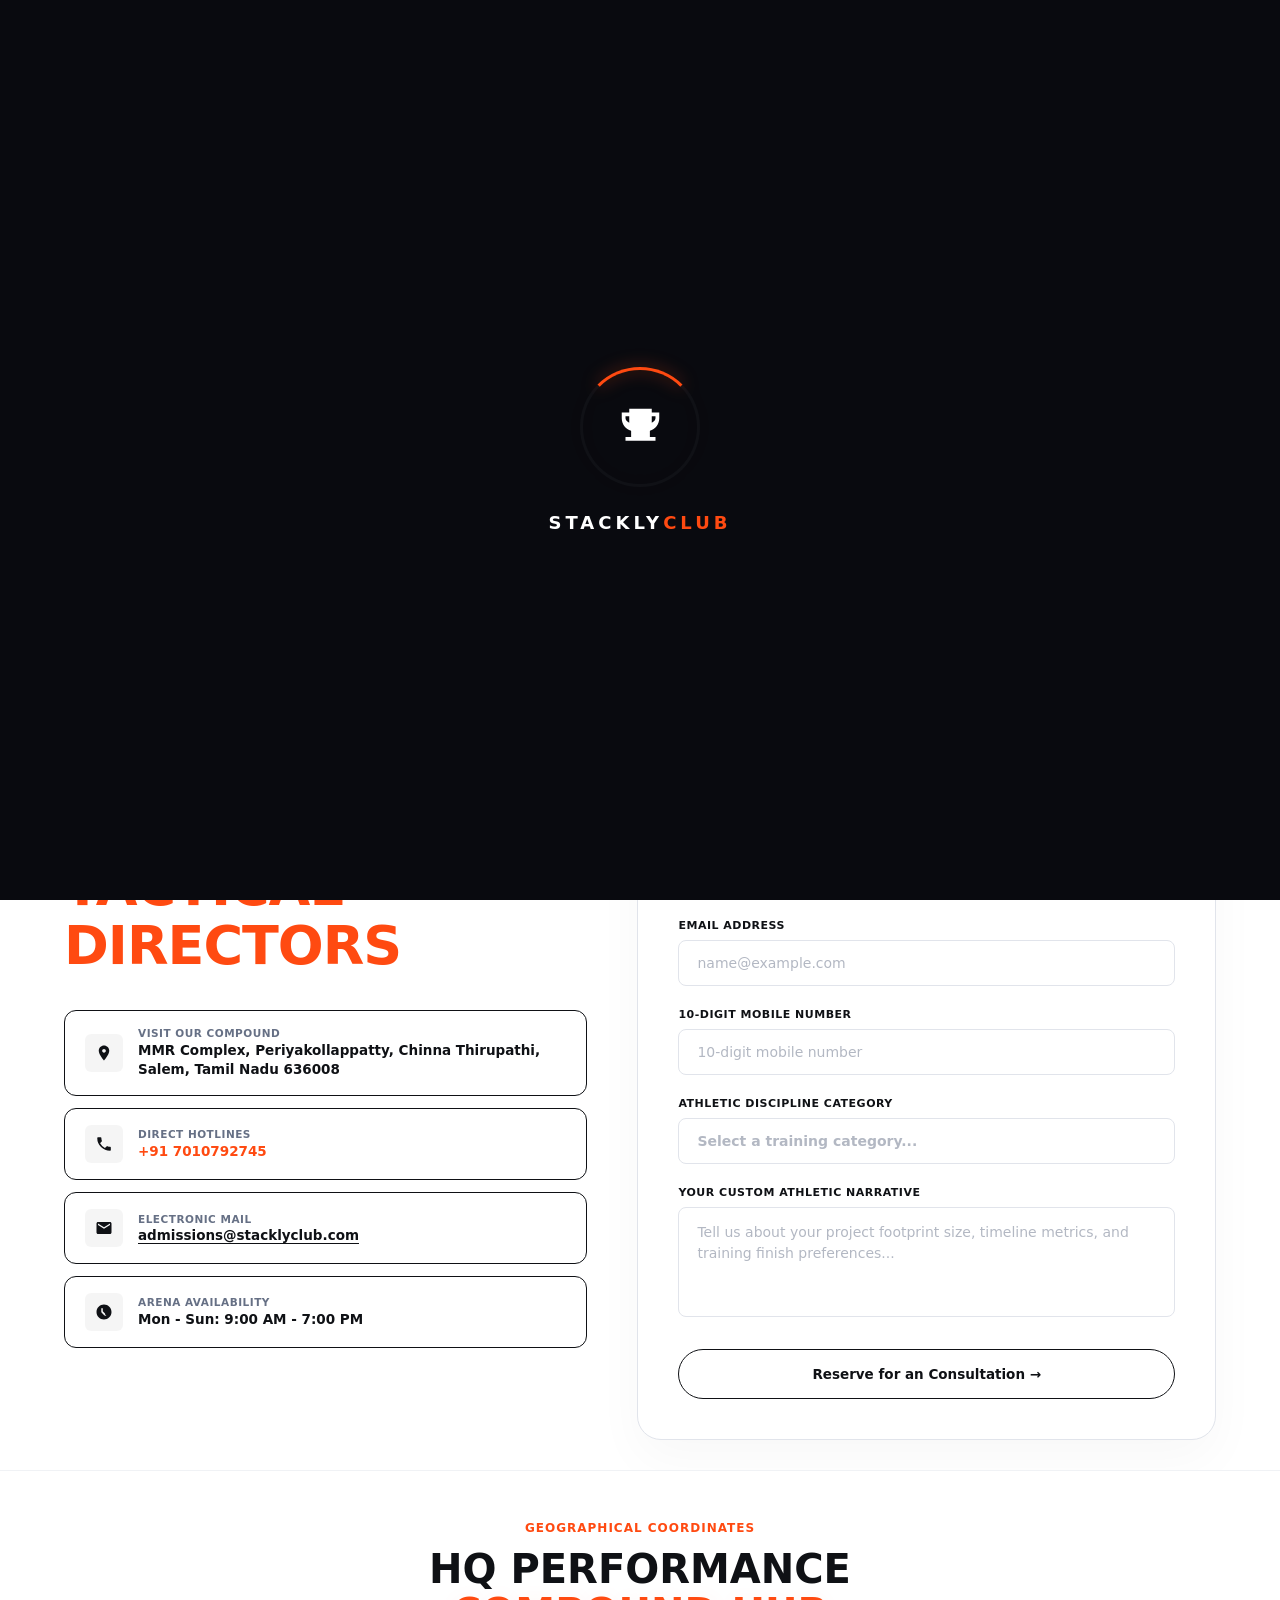
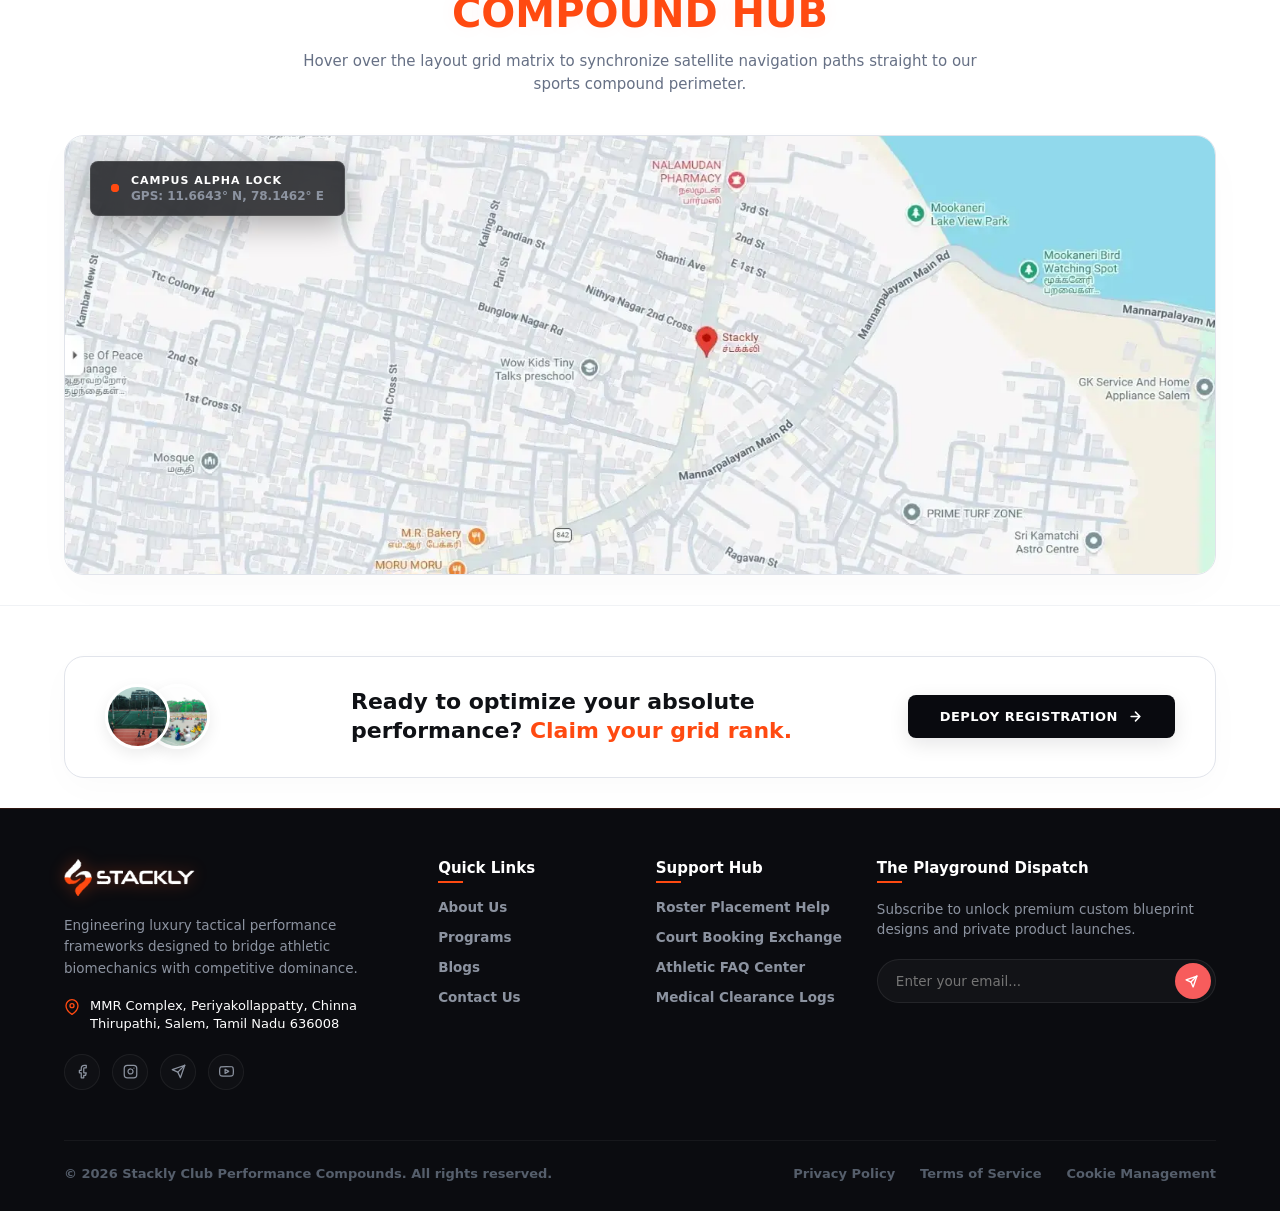
<file: contact.html>
<html lang="en">
<head>
    <meta charset="UTF-8">
    <meta name="viewport" content="width=device-width, initial-scale=1.0">
    <title>Stackly Sports Club | Elite Training</title>
    <link rel="stylesheet" href="style.css">
</head>
<body>

    <div id ="preloader">
        <div class="loader-container">
            <div class="loader-ring"></div>
    <svg class="loader-icon" viewBox="0 0 24 24">
    <path d="M18 2H6v2H2v3c0 3.2 2.1 5.8 5 6.7V17H4v2h16v-2h-3v-3.3c2.9-.9 5-3.5 5-6.7V4h-4V2zM4 7V6h2v3.4C4.8 8.8 4 8 4 7zm16 0c0 1-.8 1.8-2 2.4V6h2v1z"/>
</svg>

        </div>
    <div class="loader-text">Stackly<span>Club</span></div>
    </div>

<script>
    window.addEventListener ('load',()=>{
        const preloader = document.getElementById('preloader');
        setTimeout(() =>{

             preloader.classList.add('preloader-hidden');

        },2500);

    }
    )

</script>

<!-- FLOATING GLASSMORPHIC NAVIGATION ARCHITECTURE -->
<nav class="floating-navbar">
    <div class="nav-container">
        
        <!-- Interactive Brand Logo Wrap -->
        <a href="javascript:void(0)" class="nav-logo" id="logoRefreshBtn" title="Refresh Page">
            <img src="./Assests/sports club logo.webp" alt="Apex Logo" class="logo-img">
       
        </a>

        <!-- Responsive Hamburger Trigger -->
        <button class="menu-toggle" id="mobileMenuBtn" aria-label="Toggle Navigation Menu">
            <span class="hamburger-bar"></span>
            <span class="hamburger-bar"></span>
            <span class="hamburger-bar"></span>
        </button>

        <!-- Navigation Menus & Action Deck -->
        <div class="nav-menu-wrapper" id="navMenuWrapper">
            <ul class="nav-links">
                <li><a href="index.html" class="nav-item ">Home</a></li>
                <li><a href="about.html" class="nav-item ">About Us</a></li>
                <li><a href="programs.html" class="nav-item ">Programs</a></li>
                <li><a href="blogs.html" class="nav-item ">Blogs</a></li>
                <li><a href="contact.html" class="nav-item active">Contact Us</a></li>
            </ul>
            
            <div class="nav-auth-deck">
                <a href="login.html" class="btn-login">
                    <span>Login</span>
                    <svg viewBox="0 0 24 24" class="auth-icon">
                        <path d="M11 16l-4-4m0 0l4-4m-4 4h14m-5 4v1a3 3 0 01-3 3H6a3 3 0 01-3-3V7a3 3 0 013-3h7a3 3 0 013 3v1" stroke="currentColor" stroke-width="2.5" stroke-linecap="round" stroke-linejoin="round" fill="none"/>
                    </svg>
                </a>
            </div>
        </div>

    </div>
</nav>


<script>
    document.addEventListener('DOMContentLoaded', () => {
        const logoRefreshBtn = document.getElementById('logoRefreshBtn');
        const mobileMenuBtn = document. getElementById ('mobileMenuBtn');
        const navMenusWrapper = document. getElementById ('navMenuWrapper');
        const navItems = document. querySelectorAll('.nav-item');
    
     logoRefreshBtn.addEventListener('click', (e) => {
        e.preventDefault();
        window.location.reload();
         });
    
     mobileMenuBtn.addEventListener('click', () => {
        mobileMenuBtn.classList.toggle('open');
        navMenuWrapper.classList.toggle('mobile-open');
    
     if (navMenuWrapper.classList.contains('mobile-open')) {
            document.body.style.overflow = 'hidden';
        } else {
            document.body.style.overflow = '';
        }
    });
navItems.forEach(item => {
        item.addEventListener('click', () => {
          
            navItems.forEach(el => el.classList.remove('active'));
            
    
            item.classList.add('active');

            if (navMenuWrapper.classList.contains('mobile-open')) {
                mobileMenuBtn.classList.remove('open');
                navMenuWrapper.classList.remove('mobile-open');
                document.body.style.overflow = '';
            }
        });
    });
});
</script>


<section class="simple-contact-hero scroll-reveal-view" id="contact-top">
    <!-- Clean Widescreen Background Image Tag -->
    <img src="./Assests/jump run.webp" alt="Apex Stadium Track Background" class="simple-hero-bg-asset">
    
    <!-- Symmetrical Dark Mask Overlay to ensure clean text contrast -->
    <div class="simple-hero-dark-overlay"></div>

    <div class="simple-hero-container">
        <div class="simple-badge-row">
            <span class="pulse-beacon"></span>
            <span>Roster Portals Online</span>
        </div>
        
        <h1 class="simple-hero-title">Establish Your <br><span>Arena Connection</span></h1>
        
        <p class="simple-hero-desc">
            Ready to optimize your performance threshold variables? Bridge your athletic matrix with our coaching directors to lock your priority training track slot.
        </p>
        
        <div class="simple-action-row">
            <a href="404.html" class="simple-prime-btn">Initialize Roster Form</a>
        </div>
    </div>
</section>


<style>
/* --- SIMPLE CENTRED HERO WITH BACKGROUND IMAGE System --- */
.simple-contact-hero {
    position: relative;
    padding: 150px 5% 80px 5%; /* Expanded vertical space to reveal background image canvas */
    background-color: #090a0f; /* High contrast dark fallback backdrop color */
    width: 100%;
    min-height: 70vh;
    display: flex;
    justify-content: center;
    align-items: center;
    overflow: hidden;
}

/* Background Image Asset Positioning Matrix */
.simple-hero-bg-asset {
    position: absolute;
    top: 0;
    left: 0;
    width: 100%;
    height: 100%;
    object-fit: cover;
    z-index: 1;
    transform: scale(1.04);
    transition: transform 0.8s cubic-bezier(0.25, 1, 0.5, 1);
}

/* Symmetrical Dark Shield Layer Overlay */
.simple-hero-dark-overlay {
    position: absolute;
    top: 0;
    left: 0;
    width: 100%;
    height: 100%;
    /* Creates safe readability boundaries for light text across high-exposure images */
    background: radial-gradient(circle at center, rgba(9, 10, 15, 0.75) 0%, rgba(9, 10, 15, 0.9) 100%);
    z-index: 2;
}

.simple-hero-container {
    position: relative;
    width: 100%;
    max-width: 750px;
    display: flex;
    flex-direction: column;
    align-items: center;
    text-align: center;
    z-index: 3; /* Lifts content layer safely over background image tracking fields */
}

/* Mini Pulse Badge System */
.simple-badge-row {
    display: inline-flex;
    align-items: center;
    gap: 8px;
    background: rgba(255, 255, 255, 0.05);
    border: 1px solid rgba(255, 255, 255, 0.1);
    padding: 6px 16px;
    border-radius: 20px;
    margin-bottom: 25px;
}

.pulse-beacon {
    width: 6px;
    height: 6px;
    background-color: #ff4a11; /* System Neon Orange Primary */
    border-radius: 50%;
    position: relative;
}

.pulse-beacon::after {
    content: '';
    position: absolute;
    top: 0;
    left: 0;
    width: 100%;
    height: 100%;
    border-radius: 50%;
    background-color: #ff4a11;
    animation: simplePing 1.8s infinite ease-out;
}

@keyframes simplePing {
    0% { transform: scale(1); opacity: 1; }
    100% { transform: scale(3.5); opacity: 0; }
}

.simple-badge-row span {
    color: #ffffff;
    font-size: 11px;
    font-weight: 800;
    letter-spacing: 0.5px;
    text-transform: uppercase;
}

/* Typography Modifications for Dark Canvas Readability */
.simple-hero-title {
    font-size: clamp(34px, 5.2vw, 56px);
    font-weight: 900;
    color: #ffffff; /* Changed to pure white to contrast background graphics */
    text-transform: uppercase;
    line-height: 1.1;
    margin-bottom: 20px;
    letter-spacing: -0.5px;
}

.simple-hero-title span {
    color: #ff4a11;
    display: inline-block;
    transition: text-shadow 0.4s ease, transform 0.4s ease;
}

.simple-contact-hero:hover .simple-hero-title span {
    text-shadow: 0 0 25px rgba(255, 74, 17, 0.5), 0 0 50px rgba(255, 74, 17, 0.2);
    transform: scale(1.01);
}

.simple-hero-desc {
    font-size: clamp(14.5px, 1.8vw, 17px);
    color: #b3b8c3; /* Light steel gray for soft readability layout loops */
    line-height: 1.6;
    margin-bottom: 35px;
    max-width: 620px;
    transition: color 0.3s ease;
}

.simple-contact-hero:hover .simple-hero-desc {
    color: #ffffff;
}

/* Clean High-Contrast Action Button */
.simple-action-row {
    width: 100%;
    display: flex;
    justify-content: center;
}

.simple-prime-btn {
    display: inline-flex;
    align-items: center;
    justify-content: center;
    padding: 16px 42px;
    background-color: #ffffff; /* Pure white action button block */
    color: #0f1115;
    font-weight: 800;
    font-size: 13.5px;
    text-transform: uppercase;
    letter-spacing: 0.5px;
    text-decoration: none;
    border-radius: 30px;
    box-shadow: 0 8px 22px rgba(0, 0, 0, 0.2);
    transition: all 0.4s cubic-bezier(0.25, 1, 0.5, 1);
}

/* Kinetic Hover Triggers to execute background shifts smoothly */
.simple-contact-hero:hover .simple-hero-bg-asset {
    transform: scale(1.01); /* Smooth subtle background pull on hover states */
}

.simple-prime-btn:hover {
    background-color: #ff4a11;
    color: #ffffff;
    box-shadow: 0 10px 25px rgba(255, 74, 17, 0.35);
    transform: translateY(-3px);
}

/* --- ADAPTIVE GRAPHIC RESPONSIVENESS OVERLAYS --- */
@media (max-width: 480px) {
    .simple-contact-hero {
        padding-top: 120px; /* Secure extra clearance space for navigation elements on mobile viewports */
    }
    .simple-prime-btn {
        width: 100%;
    }
}

</style>


<!-- DYNAMIC RESPONSIVE CONTACT US FORM ENGINE -->
<section class="portal-form-section scroll-reveal-view" id="contact-form-section">
    <div class="form-master-wrapper">
        
        <!-- Left Column: Tactical Hub Connectivity Data Panel -->
        <div class="form-intel-column">
            <span class="intel-mini-badge">Flagship Sports Club</span>
            <h2 class="intel-main-heading">Reach Our <br><span>Tactical Directors</span></h2>
            
            <div class="intel-cards-stack">
                <!-- Node 01: Address -->
                <div class="intel-info-card">
                    <div class="intel-icon-box">
                        <svg viewBox="0 0 24 24" class="intel-svg"><path d="M12 2C8.13 2 5 5.13 5 9c0 5.25 7 13 7 13s7-7.75 7-13c0-3.87-3.13-7-7-7zm0 9.5c-1.38 0-2.5-1.12-2.5-2.5s1.12-2.5 2.5-2.5 2.5 1.12 2.5 2.5-1.12 2.5-2.5 2.5z"/></svg>
                    </div>
                    <div class="intel-content-box">
                        <span class="intel-card-label">Visit Our Compound</span>
                        <p>MMR Complex, Periyakollappatty, Chinna Thirupathi, Salem, Tamil Nadu 636008</p>
                    </div>
                </div>

                <!-- Node 02: Hotline -->
                <div class="intel-info-card">
                    <div class="intel-icon-box">
                        <svg viewBox="0 0 24 24" class="intel-svg"><path d="M6.62 10.79a15.15 15.15 0 0 0 6.59 6.59l2.2-2.2a1 1 0 0 1 1.11-.27c1.12.44 2.33.68 3.58.68a1 1 0 0 1 1 1V20a1 1 0 0 1-1 1A17 17 0 0 1 3 4a1 1 0 0 1 1-1h3.5a1 1 0 0 1 1 1c0 1.25.24 2.46.68 3.58a1 1 0 0 1-.27 1.1l-2.2 2.2z"/></svg>
                    </div>
                    <div class="intel-content-box">
                        <span class="intel-card-label">Direct Hotlines</span>
                        <p class="accent-orange-text">+91 7010792745</p>
                    </div>
                </div>

                <!-- Node 03: Interactive Outlook Direct Mail Link -->
                <div class="intel-info-card">
                    <div class="intel-icon-box">
                        <svg viewBox="0 0 24 24" class="intel-svg"><path d="M20 4H4c-1.1 0-1.99.9-1.99 2L2 18c0 1.1.9 2 2 2h16c1.1 0 2-.9 2-2V6c0-1.1-.9-2-2-2zm0 4l-8 5-8-5V6l8 5 8-5v2z"/></svg>
                    </div>
                    <div class="intel-content-box">
                        <span class="intel-card-label">Electronic Mail</span>
                        <!-- Hyper-linked mailto logic automatically fires outlook desktop/web clients instantly -->
                        <a href="mailto:admissions@://stacklyclub.com" class="intel-interactive-mail-link">admissions@stacklyclub.com</a>
                    </div>
                </div>

                <!-- Node 04: Availability -->
                <div class="intel-info-card">
                    <div class="intel-icon-box">
                        <svg viewBox="0 0 24 24" class="intel-svg"><path d="M11.99 2C6.47 2 2 6.48 2 12s4.47 10 9.99 10C17.52 22 22 17.52 22 12S17.52 2 11.99 2zm3.3 14.3c-.4.4-.9.6-1.5.6c-.6 0-1.1-.2-1.5-.6l-3.3-3.3c-.4-.4-.6-.9-.6-1.5V7h2v4.1l2.9 2.9c.4.4.4 1 0 1.3z"/></svg>
                    </div>
                    <div class="intel-content-box">
                        <span class="intel-card-label">Arena Availability</span>
                        <p>Mon - Sun: 9:00 AM - 7:00 PM</p>
                    </div>
                </div>
            </div>
        </div>

        <!-- Right Column: High-Contrast Glowing Input Validation Console -->
        <div class="form-console-column">
            <div class="console-box-hull">
                <h3 class="console-heading">Send Us a Message 🏃‍♂️</h3>
                <p class="console-caption">Submit your custom training parameters. Form boundaries illuminate on active focus loops.</p>
                
                <form class="actual-input-form" id="apexRosterForm" onsubmit="handleFormSubmissionEngine(event)" novalidate>
                    
                    <!-- Field 1: Athlete Name -->
                    <div class="input-container-cell">
                        <label class="console-input-label">Your Full Name</label>
                        <input type="text" id="athleteNameField" class="console-field-input" placeholder="Your elegant name..." required autocomplete="off">
                    </div>

                    <!-- Field 2: Email -->
                    <div class="input-container-cell">
                        <label class="console-input-label">Email Address</label>
                        <input type="email" id="athleteEmailField" class="console-field-input" placeholder="name@example.com" required autocomplete="off">
                    </div>

                    <!-- Field 3: Mobile Contact -->
                    <div class="input-container-cell">
                        <label class="console-input-label">10-Digit Mobile Number</label>
                        <input type="text" id="athletePhoneField" class="console-field-input" placeholder="10-digit mobile number" maxlength="10" required autocomplete="off">
                    </div>

                    <!-- Field 4: Discipline Dropdown Select Option -->
                    <div class="input-container-cell">
                        <label class="console-input-label">Athletic Discipline Category</label>
                        <select id="athleteDisciplineSelect" class="console-field-select" required>
                            <option value="" disabled selected hidden>Select a training category...</option>
                            <option value="basketball">Basketball Combat Elite</option>
                            <option value="soccer">Tactical Soccer Operations</option>
                            <option value="tennis">Stackly Tennis Grand Prix</option>
                        </select>
                    </div>

                    <!-- Field 5: Textarea Narrative -->
                    <div class="input-container-cell">
                        <label class="console-input-label">Your Custom Athletic Narrative</label>
                        <textarea id="athleteNarrativeArea" class="console-field-textarea" placeholder="Tell us about your project footprint size, timeline metrics, and training finish preferences..." required></textarea>
                    </div>

                    <!-- Form Execution Trigger Row -->
                    <div class="submit-action-bezel">
                        <button type="submit" class="console-submit-btn" title="Submit Placement Profile">
                            <span>Reserve for an Consultation &rarr;</span>
                        </button>
                    </div>

                    <!-- Absolute Dynamic Validation Alert Toast Overlay Banner -->
                    <div class="console-validation-toast" id="consoleValidationToast">Please fill out all fields.</div>

                </form>
            </div>
        </div>

    </div>
</section>

<style>
    /* --- COMPACT HIGH-CONTRAST FORM SYSTEM THEME --- */
.portal-form-section {
    padding: 50px 5% 30px 5%; /* Enforces requested 50px Top, 30px Bottom bounds exactly */
    background-color: #ffffff; /* Smooth clear integration across your light white background canvas */
    width: 100%;
    display: flex;
    justify-content: center;
    overflow: hidden;
    position: relative;
}

.form-master-wrapper {
    width: 100%;
    max-width: 1300px;
    display: grid;
    grid-template-columns: 0.95fr 1.05fr; /* Precise asymmetric layout ratio mapping from your image sample */
    gap: 50px;
    align-items: flex-start;
}

/* Left Grid Column Intel Deck Architecture */
.form-intel-column {
    display: flex;
    flex-direction: column;
}

.intel-mini-badge {
    color: #ff4a11; /* System Neon Orange Primary */
    font-size: 11.5px;
    font-weight: 800;
    text-transform: uppercase;
    letter-spacing: 1px;
    margin-bottom: 12px;
}

.intel-main-heading {
    font-size: clamp(34px, 5.2vw, 54px);
    font-weight: 900;
    color: #0f1115;
    text-transform: uppercase;
    line-height: 1.1;
    margin-bottom: 35px;
    letter-spacing: -1px;
}

.intel-main-heading span {
    color: #ff4a11;
}

.intel-cards-stack {
    display: flex;
    flex-direction: column;
    gap: 15px;
}

.intel-info-card {
    background: #ffffff;
    border: 1px solid #0f1115; /* High-contrast clean dark structural borders */
    border-radius: 12px;
    padding: 16px 20px;
    display: grid;
    grid-template-columns: auto 1fr;
    gap: 15px;
    align-items: center;
    transition: transform 0.3s cubic-bezier(0.25, 1, 0.5, 1), border-color 0.3s ease;
}

.intel-icon-box {
    width: 38px;
    height: 38px;
    border-radius: 6px;
    background-color: rgba(15, 17, 21, 0.04);
    display: flex;
    justify-content: center;
    align-items: center;
    color: #0f1115;
    transition: background-color 0.3s ease, color 0.3s ease;
}

.intel-svg {
    width: 18px;
    height: 18px;
    fill: currentColor;
}

.intel-content-box {
    display: flex;
    flex-direction: column;
    gap: 2px;
}

.intel-card-label {
    font-size: 10.5px;
    font-weight: 800;
    color: #667085;
    text-transform: uppercase;
    letter-spacing: 0.5px;
}

.intel-content-box p {
    font-size: 13.5px;
    color: #0f1115;
    font-weight: 700;
    line-height: 1.4;
}

.accent-orange-text {
    color: #ff4a11 !important;
}

/* Outlook direct integration link architecture */
.intel-interactive-mail-link {
    font-size: 13.5px;
    color: #0f1115;
    font-weight: 900;
    text-decoration: underline;
    text-underline-offset: 3px;
    width: max-content;
    transition: color 0.3s ease, text-shadow 0.3s ease;
}

.intel-interactive-mail-link:hover {
    color: #ff4a11;
    text-shadow: 0 0 10px rgba(255, 74, 17, 0.25);
}

/* Card Hover Input Dynamics Link Paths */
.intel-info-card:hover {
    border-color: #ff4a11;
    transform: translateX(4px);
    box-shadow: 0 5px 15px rgba(255, 74, 17, 0.05);
}

.intel-info-card:hover .intel-icon-box {
    background-color: #ff4a11;
    color: #ffffff;
}

/* Right Grid Column Inputs Panel console block */
.form-console-column {
    width: 100%;
}

.console-box-hull {
    background: #ffffff;
    border: 1px solid #e1e4eb;
    border-radius: 24px;
    padding: 40px;
    box-shadow: 0 20px 50px rgba(0, 0, 0, 0.03);
    position: relative;
}

.console-heading {
    font-size: 22px;
    font-weight: 800;
    color: #0f1115;
    margin-bottom: 8px;
}

.console-caption {
    font-size: 13.5px;
    color: #555e6b;
    line-height: 1.5;
    margin-bottom: 35px;
}

.actual-input-form {
    display: flex;
    flex-direction: column;
    gap: 22px;
    position: relative;
}

.input-container-cell {
    display: flex;
    flex-direction: column;
    gap: 8px;
}

.console-input-label {
    font-size: 11px;
    font-weight: 800;
    color: #0f1115;
    text-transform: uppercase;
    letter-spacing: 0.5px;
}

/* Precise high-contrast field parameters copied from your mockup design data */
.console-field-input, .console-field-select, .console-field-textarea {
    width: 100%;
    padding: 14px 18px;
    background: #ffffff;
    border: 1px solid #e1e4eb;
    outline: none;
    border-radius: 8px;
    color: #0f1115;
    font-size: 14px;
    font-weight: 600;
    transition: border-color 0.3s ease, box-shadow 0.3s ease;
}

.console-field-input::placeholder, .console-field-textarea::placeholder {
    color: #b3b8c3;
    font-weight: 500;
}

.console-field-textarea {
    height: 110px;
    resize: none;
    line-height: 1.5;
}

.console-field-select {
    cursor: pointer;
    color: #b3b8c3;
    appearance: none;
    background-image: url("data:image/svg+xml;utf8,<svg fill='%230F1115' height='24' viewBox='0 0 24 24' width='24' xmlns='http://w3.org'><path d='M7 10l5 5 5-5z'/></svg>");
    background-repeat: no-repeat;
    background-position: right 15px center;
}

/* Value insertion state track rule managed cleanly by script elements */
.console-field-select.has-value {
    color: #0f1115 !important;
}

/* Active Focus Illuminating Bounds Rule Sets */
.console-field-input:focus, .console-field-select:focus, .console-field-textarea:focus {
    border-color: #ff4a11;
    box-shadow: 0 0 15px rgba(255, 74, 17, 0.12);
}

/* Submission Button Architecture */
.submit-action-bezel {
    width: 100%;
    margin-top: 10px;
}

.console-submit-btn {
    width: 100%;
    padding: 16px;
    background-color: #ffffff;
    border: 1.5px solid #0f1115; /* Clean image-replicated line pill design button boundary */
    border-radius: 30px;
    color: #0f1115;
    font-weight: 800;
    font-size: 13.5px;
    cursor: pointer;
    display: flex;
    justify-content: center;
    align-items: center;
    transition: all 0.3s cubic-bezier(0.25, 1, 0.5, 1);
}

.console-submit-btn:hover {
    background-color: #ff4a11;
    border-color: #ff4a11;
    color: #ffffff;
    box-shadow: 0 8px 25px rgba(255, 74, 17, 0.35);
    transform: translateY(-2px);
}

/* Custom Validation Toast banner specification layers */
.console-validation-toast {
    position: absolute;
    bottom: -32px;
    left: 10px;
    color: #f75c5c;
    font-size: 12px;
    font-weight: 700;
    opacity: 0;
    transform: translateY(-4px);
    transition: opacity 0.3s ease, transform 0.3s ease;
    pointer-events: none;
}

.console-validation-toast.display-visible {
    opacity: 1;
    transform: translateY(0);
}

/* --- SYSTEM ADAPTIVE RESPONSIVENESS OVERLAYS BREAKPOINTS --- */
@media (max-width: 992px) {
    .form-master-wrapper {
        grid-template-columns: 1fr;
        gap: 40px;
    }
    .console-box-hull {
        padding: 30px;
    }
}

/* --- FIXED SYMMETRICAL ALIGNMENT MATRIX --- */
.form-master-wrapper {
    width: 100%;
    max-width: 1300px;
    display: grid;
    grid-template-columns: 0.95fr 1.05fr;
    gap: 50px;
    align-items: center; /* Centers the left columns deck with the right form card along the center axis */
}

.form-intel-column {
    display: flex;
    flex-direction: column;
    width: 100%;
    height: auto;
    justify-content: center; /* Keeps interior headline blocks tracking the geometric center line */
}

/* Tighten the vertical space between the left side items */
.intel-cards-stack {
    display: flex;
    flex-direction: column;
    gap: 12px; /* Pulls cards slightly closer together for a cleaner look */
    width: 100%;
}

/* ==========================================================
   SPORTS CLUB CONTACT SECTION - RESPONSIVE ADD-ON
   ========================================================== */

@media (max-width: 992px) {

    .portal-form-section{
        padding:60px 20px 40px;
    }

    .form-master-wrapper{
        grid-template-columns:1fr;
        gap:40px;
    }

    .form-intel-column{
        order:1;
        text-align:center;
        align-items:center;
    }

    .intel-main-heading{
        font-size:40px;
    }

    .intel-cards-stack{
        width:100%;
        max-width:650px;
    }

    .intel-info-card{
        grid-template-columns:55px 1fr;
        text-align:left;
    }

    .form-console-column{
        order:2;
        width:100%;
    }

    .console-box-hull{
        padding:30px;
    }
}

@media (max-width:768px){

    .portal-form-section{
        padding:50px 16px 30px;
    }

    .form-master-wrapper{
        gap:30px;
    }

    .intel-mini-badge{
        font-size:11px;
    }

    .intel-main-heading{
        font-size:32px;
        line-height:1.2;
        margin-bottom:25px;
    }

    .intel-cards-stack{
        gap:12px;
    }

    .intel-info-card{
        padding:15px;
        grid-template-columns:48px 1fr;
        gap:12px;
        border-radius:10px;
    }

    .intel-icon-box{
        width:42px;
        height:42px;
    }

    .intel-svg{
        width:18px;
        height:18px;
    }

    .intel-content-box p,
    .intel-interactive-mail-link{
        font-size:13px;
        word-break:break-word;
    }

    .console-box-hull{
        padding:24px 18px;
        border-radius:18px;
    }

    .console-heading{
        font-size:20px;
    }

    .console-caption{
        font-size:13px;
        margin-bottom:24px;
    }

    .actual-input-form{
        gap:18px;
    }

    .console-field-input,
    .console-field-select,
    .console-field-textarea{
        padding:13px 14px;
        font-size:14px;
    }

    .console-field-textarea{
        height:120px;
    }

    .console-submit-btn{
        padding:15px;
        font-size:14px;
    }
}

@media (max-width:576px){

    .portal-form-section{
        padding:40px 14px 25px;
    }

    .intel-main-heading{
        font-size:28px;
    }

    .intel-info-card{
        grid-template-columns:1fr;
        text-align:center;
        justify-items:center;
        padding:18px;
    }

    .intel-content-box{
        align-items:center;
    }

    .intel-card-label{
        font-size:10px;
    }

    .intel-content-box p,
    .intel-interactive-mail-link{
        font-size:12px;
        text-align:center;
    }

    .console-box-hull{
        padding:18px 15px;
    }

    .console-heading{
        font-size:18px;
        text-align:center;
    }

    .console-caption{
        text-align:center;
    }

    .console-input-label{
        font-size:10px;
    }

    .console-field-input,
    .console-field-select,
    .console-field-textarea{
        font-size:13px;
    }

    .console-submit-btn{
        font-size:13px;
        padding:14px;
    }

    .console-validation-toast{
        left:0;
        right:0;
        text-align:center;
        bottom:-28px;
    }
}
</style>

<script>
    // --- SPORTS PORTAL ROSTER ENTRY VALIDATION CONTROLLER SYSTEM ---
document.addEventListener('DOMContentLoaded', () => {
    
    const athleteNameField = document.getElementById('athleteNameField');
    const athletePhoneField = document.getElementById('athletePhoneField');
    const athleteEmailField = document.getElementById('athleteEmailField');
    const athleteDisciplineSelect = document.getElementById('athleteDisciplineSelect');
    const athleteNarrativeArea = document.getElementById('athleteNarrativeArea');
    
    const apexRosterForm = document.getElementById('apexRosterForm');
    const consoleValidationToast = document.getElementById('consoleValidationToast');

    // 1. STRICT ALPHABET FILTER FOR THE ATHLETE NAME INPUT
    if (athleteNameField) {
        athleteNameField.addEventListener('input', () => {
            // Instantly matches and replaces numbers/special characters with void spaces
            athleteNameField.value = athleteNameField.value.replace(/[0-9]/g, '');
        });
    }

    // 2. STRICT NUMERIC FILTER FOR THE MOBILE PHONE INPUT
    if (athletePhoneField) {
        athletePhoneField.addEventListener('input', () => {
            // Instantly strips out all alphabetic/special tracking characters on the fly
            athletePhoneField.value = athletePhoneField.value.replace(/[^0-9]/g, '');
        });
    }

    // 3. SELECT OPTION PLACEHOLDER COLOR TOGGLE CONTROLLER
    if (athleteDisciplineSelect) {
        athleteDisciplineSelect.addEventListener('change', () => {
            athleteDisciplineSelect.classList.add('has-value');
        });
    }

    // 4. MASTER INTERCEPT REDIRECTION & CONDITIONAL VALIDATION RUNTIME
    if (apexRosterForm) {
        apexRosterForm.addEventListener('submit', (event) => {
            event.preventDefault(); // Hold background execution pools

            // Extract trimmed string parameter weights
            const nameVal = athleteNameField.value.trim();
            const emailVal = athleteEmailField.value.trim();
            const phoneVal = athletePhoneField.value.trim();
            const selectVal = athleteDisciplineSelect.value;
            const narrativeVal = athleteNarrativeArea.value.trim();

            // Perform safety gate check for complete content insertion entries
            if (nameVal === '' || emailVal === '' || phoneVal === '' || selectVal === '' || narrativeVal === '') {
                
                // Fields incomplete: reveal absolute warning toast component layer
                consoleValidationToast.classList.add('display-visible');
                
                // Clear warning toast block automatically after 3 seconds
                setTimeout(() => {
                    consoleValidationToast.classList.remove('display-visible');
                }, 3000);

            } else {
                // All validation gates clear: drop alerts and force redirect to 404 page target
                consoleValidationToast.classList.remove('display-visible');
                window.location.href = '404.html';
            }
        });
    }
});

</script>

<!-- SYSTEM COMPACT WIDESCREEN RADAR MAP MODULE -->
<section class="radar-map-section scroll-reveal-view" id="campus-radar-map">
    <div class="map-section-header">
        <span class="map-mini-badge">Geographical Coordinates</span>
        <h2 class="map-main-heading">HQ Performance <span>Compound Hub</span></h2>
        <p class="map-interactive-subtitle">Hover over the layout grid matrix to synchronize satellite navigation paths straight to our sports compound perimeter.</p>
    </div>

    <!-- Immersive Interactive Map Frame Block -->
    <div class="map-widescreen-frame">
        <div class="map-radial-halo-shroud"></div>
        
        <!-- Main Map Asset Image Tag -->
        <img src="./Assests/map.webp" alt="Apex Sports Club geographical satellite navigation compound layout chart" class="map-core-asset">
        
        <!-- Floating Glassmorphic Telemetry HUD Card -->
        <div class="map-glass-telemetry-panel">
            <div class="telemetry-beacon-node">
                <span class="beacon-pulse-wave"></span>
            </div>
            <div class="telemetry-text-block">
                <h4>CAMPUS ALPHA LOCK</h4>
                <p>GPS: 11.6643&deg; N, 78.1462&deg; E</p>
            </div>
        </div>

        <!-- Centered Creative Action Overlay Link -->
        <a href="https://maps.app.goo.gl/1iUAJLxSuFhmkqeE8" target="_blank" class="map-radar-trigger-link" rel="noopener">
            <span>Launch Navigation Radar</span>
            <svg viewBox="0 0 24 24" class="radar-link-svg">
                <path d="M12 2C8.13 2 5 5.13 5 9c0 5.25 7 13 7 13s7-7.75 7-13c0-3.87-3.13-7-7-7zm0 9.5c-1.38 0-2.5-1.12-2.5-2.5s1.12-2.5 2.5-2.5 2.5 1.12 2.5 2.5-1.12 2.5-2.5 2.5z" fill="currentColor"/>
            </svg>
        </a>
    </div>
</section>

<style>
    /* --- COMPACT ADVANCED WIDESCREEN MAP COMPONENT --- */
.radar-map-section {
    padding: 50px 5% 30px 5%; /* Enforces requested 50px Top, 30px Bottom boundaries exactly */
    background-color: #ffffff; /* Smooth alignment over clean white background layout paths */
    width: 100%;
    display: flex;
    flex-direction: column;
    align-items: center;
    overflow: hidden;
    position: relative;
    border-top: 1px solid #f0f2f5;
}

/* Header Elements Typography Layout */
.map-section-header {
    text-align: center;
    margin-bottom: 40px;
    max-width: 700px;
}

.map-mini-badge {
    color: #ff4a11; /* System Neon Orange Primary */
    font-size: 12px;
    font-weight: 700;
    text-transform: uppercase;
    letter-spacing: 1px;
    margin-bottom: 12px;
    display: inline-block;
}

.map-main-heading {
    font-size: clamp(28px, 4vw, 40px);
    font-weight: 900;
    color: #0f1115;
    text-transform: uppercase;
    margin-bottom: 15px;
    line-height: 1.1;
}

.map-main-heading span {
    color: #ff4a11;
    text-shadow: 0 0 20px rgba(255, 74, 17, 0.05);
}

.map-interactive-subtitle {
    font-size: 15px;
    color: #667085;
    line-height: 1.5;
    cursor: default;
    display: inline-block;
    transition: color 0.4s ease, text-shadow 0.4s ease, transform 0.4s cubic-bezier(0.25, 1, 0.5, 1);
    will-change: transform, text-shadow;
}

.radar-map-section:hover .map-main-heading span {
    text-shadow: 0 0 25px rgba(255, 74, 17, 0.35);
}

.map-interactive-subtitle:hover {
    color: #0f1115;
    transform: scale(1.02);
    text-shadow: 0 0 15px rgba(255, 74, 17, 0.15);
}

/* Widescreen Frame Structure Architecture */
.map-widescreen-frame {
    position: relative;
    width: 100%;
    max-width: 1300px;
    height: 440px; /* Fluid high-end desktop display card height constraint */
    border-radius: 20px;
    overflow: hidden;
    border: 1px solid #e1e4eb;
    box-shadow: 0 15px 40px rgba(0, 0, 0, 0.02);
    transition: border-color 0.5s cubic-bezier(0.25, 1, 0.5, 1), box-shadow 0.5s ease;
}

.map-core-asset {
    width: 100%;
    height: 100%;
    object-fit: cover;
    display: block;
    filter: grayscale(1) contrast(1.15) brightness(0.95); /* Premium clean architecture filter mapping */
    transition: transform 0.7s cubic-bezier(0.25, 1, 0.5, 1), filter 0.5s ease;
}

.map-radial-halo-shroud {
    position: absolute;
    top: 0;
    left: 0;
    width: 100%;
    height: 100%;
    background: radial-gradient(circle at center, rgba(255, 74, 17, 0.15) 0%, transparent 75%);
    opacity: 0;
    z-index: 2;
    transition: opacity 0.5s ease;
    pointer-events: none;
}

/* Glassmorphic Satellite Telemetry Panel */
.map-glass-telemetry-panel {
    position: absolute;
    top: 25px;
    left: 25px;
    background: rgba(15, 17, 21, 0.8);
    backdrop-filter: blur(12px);
    -webkit-backdrop-filter: blur(12px);
    border: 1px solid rgba(255, 255, 255, 0.1);
    padding: 12px 20px;
    border-radius: 8px;
    display: flex;
    align-items: center;
    gap: 12px;
    z-index: 3;
    box-shadow: 0 10px 30px rgba(0, 0, 0, 0.3);
    transition: transform 0.4s ease, border-color 0.3s ease;
}

.telemetry-beacon-node {
    width: 8px;
    height: 8px;
    background-color: #ff4a11;
    border-radius: 50%;
    position: relative;
}

.telemetry-beacon-node::after {
    content: '';
    position: absolute;
    top: 0;
    left: 0;
    width: 100%;
    height: 100%;
    border-radius: 50%;
    background-color: #ff4a11;
    animation: mapPulse Wave 1.6s infinite ease-out;
}

@keyframes mapPulseWave {
    0% { transform: scale(1); opacity: 1; }
    100% { transform: scale(4); opacity: 0; }
}

.telemetry-text-block h4 {
    color: #ffffff;
    font-size: 11px;
    font-weight: 800;
    letter-spacing: 1px;
    margin-bottom: 2px;
}

.telemetry-text-block p {
    color: #8c93a0;
    font-size: 12px;
    font-weight: 600;
}

/* Interactive Navigation Overlay Trigger Button Link */
.map-radar-trigger-link {
    position: absolute;
    bottom: 30px;
    left: 50%;
    transform: translateX(-50%) translateY(10px);
    background: #0f1115;
    border: 1px solid rgba(255, 255, 255, 0.08);
    padding: 16px 36px;
    border-radius: 30px; /* Fluid creative rounded capsule loop asset tracking */
    color: #ffffff;
    text-decoration: none;
    font-size: 13px;
    font-weight: 800;
    text-transform: uppercase;
    letter-spacing: 0.5px;
    display: inline-flex;
    align-items: center;
    gap: 10px;
    z-index: 3;
    opacity: 0;
    visibility: hidden;
    box-shadow: 0 10px 30px rgba(0, 0, 0, 0.4);
    transition: transform 0.4s cubic-bezier(0.25, 1, 0.5, 1), 
                background-color 0.3s ease, 
                border-color 0.3s ease, 
                opacity 0.4s ease, 
                visibility 0.4s;
}

.radar-link-svg {
    width: 15px;
    height: 15px;
    transition: transform 0.3s cubic-bezier(0.25, 1, 0.5, 1);
}

/* Master Widescreen Element Hover Activation Chain Reactions */
.map-widescreen-frame:hover {
    border-color: #ff4a11;
    box-shadow: 0 20px 50px rgba(0, 0, 0, 0.06), 0 0 30px rgba(255, 74, 17, 0.08);
}

.map-widescreen-frame:hover .map-core-asset {
    transform: scale(1.025);
    filter: grayscale(0) contrast(1.05) brightness(0.95); /* Restores clean color values cleanly on active hover */
}

.map-widescreen-frame:hover .map-radial-halo-shroud {
    opacity: 1;
}

.map-widescreen-frame:hover .map-glass-telemetry-panel {
    border-color: #ff4a11;
    transform: scale(1.02);
}

.map-widescreen-frame:hover .map-radar-trigger-link {
    opacity: 1;
    visibility: visible;
    transform: translateX(-50%) translateY(0);
}

.map-radar-trigger-link:hover {
    background-color: #ff4a11;
    border-color: #ff4a11;
    box-shadow: 0 8px 25px rgba(255, 74, 17, 0.4);
}

.map-radar-trigger-link:hover .radar-link-svg {
    transform: translateY(-2px) scale(1.05);
}

/* --- SYSTEM ADAPTIVE VIEWPORT BREAKPOINTS --- */
@media (max-width: 992px) {
    .map-widescreen-frame {
        height: 340px;
    }
    .map-radar-trigger-link {
        /* Locks trigger buttons continuously visible on touchscreen viewports */
        opacity: 1;
        visibility: visible;
        transform: translateX(-50%) translateY(0);
    }
}

@media (max-width: 576px) {
    .map-widescreen-frame {
        height: 260px;
    }
    .map-glass-telemetry-panel {
        display: none; /* Strip overlapping UI noise on tight layouts */
    }
    .map-radar-trigger-link {
        padding: 12px 24px;
        font-size: 11.5px;
        width: 90%;
        justify-content: center;
    }
}

/* --- FIXED FULL VIBRANT COLOR MAP SYSTEM --- */
.map-widescreen-frame {
    position: relative;
    width: 100%;
    max-width: 1300px;
    height: 440px; 
    border-radius: 20px;
    overflow: hidden;
    /* Clean baseline border before hover ignition drops in */
    border: 1px solid #e1e4eb; 
    box-shadow: 0 15px 40px rgba(0, 0, 0, 0.02);
    transition: border-color 0.5s cubic-bezier(0.25, 1, 0.5, 1), box-shadow 0.5s ease;
}

.map-core-asset {
    width: 100%;
    height: 100%;
    object-fit: cover;
    display: block;
    /* REMOVED GRAYSCALE FILTER: Map now renders in full vibrant colors instantly */
    filter: none !important; 
    transition: transform 0.7s cubic-bezier(0.25, 1, 0.5, 1);
}

/* Master Widescreen Element Hover Activation Chain Reactions */
.map-widescreen-frame:hover {
    border-color: #ff4a11; /* Sharp system neon orange frame boundary glow */
    box-shadow: 0 20px 50px rgba(0, 0, 0, 0.06), 0 0 30px rgba(255, 74, 17, 0.15);
}

.map-widescreen-frame:hover .map-core-asset {
    transform: scale(1.025); /* Keeps the creative smooth zoom animation intact */
}

.map-widescreen-frame:hover .map-radial-halo-shroud {
    opacity: 1; /* Projects a soft warm ambient orange backlight mask onto the frame canvas */
}

</style>


<!-- SYSTEM COMPACT SINGLE-LINE ACTION STRIP -->
<section class="strip-cta-section scroll-reveal-view" id="action-strip">
    <div class="strip-wrapper">
        
        <!-- Left Wing: Split Visual Composition -->
        <div class="strip-image-deck">
            <div class="strip-glow-halo"></div>
            <!-- Dynamic Foreground Imagery Stack -->
            <img src="./Assests/athletic running.webp" alt="Athletic biometric training array asset" class="strip-inline-img">
            <img src="./Assests/drill.webp" alt="Coaching playbook data analytics asset" class="strip-inline-img edge-stacked">
        </div>

        <!-- Right Wing: Linear Action Channel Content -->
        <div class="strip-content-deck">
            <h3 class="strip-title-text">Ready to optimize your absolute performance? <span>Claim your grid rank.</span></h3>
            
            <a href="404.html" class="strip-action-btn">
                <span>Deploy Registration</span>
                <svg viewBox="0 0 24 24" class="strip-svg-icon"><path d="M5 12h14M12 5l7 7-7 7" stroke="currentColor" stroke-width="2.5" stroke-linecap="round" stroke-linejoin="round" fill="none"/></svg>
            </a>
        </div>

    </div>
</section>

<style>
    /* --- LINEAR COMPACT ACTION STRIP --- */
.strip-cta-section {
    padding: 50px 5% 30px 5%; /* Enforces requested 50px Top, 30px Bottom bounds exactly */
    background-color: #ffffff;
    width: 100%;
    display: flex;
    justify-content: center;
    overflow: hidden;
    position: relative;
    border-top: 1px solid #f0f2f5;
}

.strip-wrapper {
    width: 100%;
    max-width: 1300px;
    background: #ffffff;
    border: 1px solid #e1e4eb;
    border-radius: 20px;
    padding: 25px 40px; /* Highly compressed inside padding track */
    display: grid;
    grid-template-columns: 0.4fr 1.6fr; /* Horizontal linear separation formatting */
    gap: 40px;
    align-items: center;
    box-shadow: 0 10px 35px rgba(0, 0, 0, 0.02);
    transition: border-color 0.4s ease, box-shadow 0.4s ease;
}

/* Visual Housing & Overlap Mechanics */
.strip-image-deck {
    position: relative;
    display: flex;
    align-items: center;
    height: 70px;
}

.strip-inline-img {
    width: 65px;
    height: 65px;
    border-radius: 50%;
    object-fit: cover;
    border: 3px solid #ffffff;
    box-shadow: 0 5px 15px rgba(0, 0, 0, 0.08);
    transition: transform 0.4s cubic-bezier(0.25, 1, 0.5, 1), border-color 0.3s ease;
    position: relative;
    z-index: 2;
}

.edge-stacked {
    margin-left: -25px; /* Creates clean modern overlay tracking */
    z-index: 1;
}

.strip-glow-halo {
    position: absolute;
    width: 150px;
    height: 150px;
    background: radial-gradient(circle, rgba(255, 74, 17, 0.16) 0%, transparent 70%);
    opacity: 0;
    pointer-events: none;
    transition: opacity 0.4s ease;
    z-index: 0;
    left: -20px;
}

/* Linear Content Delivery Deck */
.strip-content-deck {
    display: flex;
    justify-content: space-between; /* Pushes single-line statement and button to opposite horizons */
    align-items: center;
    gap: 30px;
    width: 100%;
}

.strip-title-text {
    font-size: clamp(16px, 2.2vw, 22px);
    font-weight: 800;
    color: #0f1115;
    line-height: 1.3;
    cursor: default;
    transition: transform 0.3s ease;
}

.strip-title-text span {
    color: var(--primary);
    display: inline-block;
    transition: text-shadow 0.3s ease, color 0.3s ease;
}

/* Master Grid Card Collective Hover Triggers */
.strip-wrapper:hover {
    border-color: var(--primary);
    box-shadow: 0 15px 40px rgba(0, 0, 0, 0.05), 0 0 25px rgba(255, 74, 17, 0.08);
}

.strip-wrapper:hover .strip-inline-img {
    transform: scale(1.05) rotate(4deg);
    border-color: var(--primary);
}

.strip-wrapper:hover .edge-stacked {
    transform: scale(1.05) translateX(8px) rotate(-4deg);
}

.strip-wrapper:hover .strip-glow-halo {
    opacity: 1;
}

.strip-wrapper:hover .strip-title-text span {
    text-shadow: 0 0 15px rgba(255, 74, 17, 0.22);
}

/* Action Trigger Elements */
.strip-action-btn {
    display: inline-flex;
    align-items: center;
    gap: 10px;
    padding: 14px 32px;
    background-color: var(--dark);
    color: #ffffff;
    text-decoration: none;
    font-weight: 700;
    font-size: 13px;
    text-transform: uppercase;
    letter-spacing: 0.5px;
    border-radius: 8px;
    white-space: nowrap; /* Prevents button word break loops on small layouts */
    box-shadow: 0 6px 20px rgba(9, 10, 15, 0.1);
    transition: all 0.3s cubic-bezier(0.25, 1, 0.5, 1);
}

.strip-svg-icon {
    width: 15px;
    height: 15px;
    transition: transform 0.3s cubic-bezier(0.25, 1, 0.5, 1);
}

.strip-action-btn:hover {
    background-color: var(--primary);
    box-shadow: 0 8px 22px var(--primary-glow);
    transform: translateY(-2px);
}

.strip-action-btn:hover .strip-svg-icon {
    transform: translateX(4px);
}

/* --- ADAPTIVE COMPACT LAYOUT VIEWPORT BREAKPOINTS --- */
@media (max-width: 992px) {
    .strip-wrapper {
        grid-template-columns: 1fr;
        gap: 20px;
        padding: 30px;
        text-align: center;
    }
    .strip-image-deck {
        justify-content: center;
    }
    .strip-content-deck {
        flex-direction: column;
        gap: 25px;
    }
    .strip-action-btn {
        width: 100%;
        justify-content: center;
    }
}

</style>

<!-- High-Contrast Creative Immersive Footer Deck -->
<footer class="stackly-footer">
    <div class="footer-max-container">
        
        <!-- Primary Structural Column Array Block Grid -->
        <div class="footer-columns-grid">
            
            <!-- Column 1: Brand Profile Terminal Hub with Integrated Social Vectors -->
            <div class="footer-col brand-pillar">
                <a href="#" class="footer-logo-link" onclick="executeScrollToTop(event)" title="Back to Top">
                    <!-- Brand logo tag configured for your source path assets -->
                    <img src="./Assests/sports club logo.webp" alt="Apex Sports Club Logo" class="footer-brand-logo">
                </a>
                <p class="footer-brand-bio">
                    Engineering luxury tactical performance frameworks designed to bridge athletic biomechanics with competitive dominance.
                </p>
                <div class="company-address-box">
                    <svg xmlns="http://w3.org" viewBox="0 0 24 24" fill="none" stroke="currentColor" stroke-width="2" stroke-linecap="round" stroke-linejoin="round" class="addr-vector"><path d="M21 10c0 7-9 13-9 13s-9-6-9-13a9 9 0 0 1 18 0z"></path><circle cx="12" cy="10" r="3"></circle></svg>
                    <span>MMR Complex, Periyakollappatty, Chinna Thirupathi, Salem, Tamil Nadu 636008</span>
                </div>

                <!-- High-Visibility Vector Social Media Icon Row -->
                <div class="footer-social-row">
                    <!-- Facebook -->
                    <button class="social-circle-btn" onclick="handleNavigation404(event, '404.html')" title="Follow on Facebook">
                        <svg xmlns="http://w3.org" viewBox="0 0 24 24" fill="none" stroke="currentColor" stroke-width="2" stroke-linecap="round" stroke-linejoin="round">
                            <path d="M18 2h-3a5 5 0 0 0-5 5v3H7v4h3v8h4v-4h3l1-4h-4V7a1 1 0 0 1 1-1h3z"></path>
                        </svg>
                    </button>
                    <!-- Instagram -->
                    <button class="social-circle-btn" onclick="handleNavigation404(event, '404.html')" title="Follow on Instagram">
                        <svg xmlns="http://w3.org" viewBox="0 0 24 24" fill="none" stroke="currentColor" stroke-width="2" stroke-linecap="round" stroke-linejoin="round">
                            <rect x="2" y="2" width="20" height="20" rx="5" ry="5"></rect>
                            <path d="M16 11.37A4 4 0 1 1 12.63 8 4 4 0 0 1 16 11.37z"></path>
                            <line x1="17.5" y1="6.5" x2="17.51" y2="6.5"></line>
                        </svg>
                    </button>
                    <!-- Telegram / Pinterest Replacement -->
                    <button class="social-circle-btn" onclick="handleNavigation404(event, '404.html')" title="Follow on Telegram">
                        <svg xmlns="http://w3.org" viewBox="0 0 24 24" fill="none" stroke="currentColor" stroke-width="2" stroke-linecap="round" stroke-linejoin="round">
                            <line x1="22" y1="2" x2="11" y2="13"></line>
                            <polygon points="22 2 15 22 11 13 2 9 22 2"></polygon>
                        </svg>
                    </button>
                    <!-- YouTube -->
                    <button class="social-circle-btn" onclick="handleNavigation404(event, '404.html')" title="Follow on YouTube">
                        <svg xmlns="http://w3.org" viewBox="0 0 24 24" fill="none" stroke="currentColor" stroke-width="2" stroke-linecap="round" stroke-linejoin="round">
                            <path d="M22.54 6.42a2.78 2.78 0 0 0-1.94-2C18.88 4 12 4 12 4s-6.88 0-8.6.46a2.78 2.78 0 0 0-1.94 2A29 28 0 0 0 1 11.75a29 28 0 0 0 .46 5.33A2.78 2.78 0 0 0 3.4 19c1.72.46 8.6.46 8.6.46s6.88 0 8.6-.46a2.78 2.78 0 0 0 1.94-2 29 28 0 0 0 .46-5.25 29 28 0 0 0-.46-5.33z"></path>
                            <polygon points="9.75 15.02 15.5 11.75 9.75 8.48 9.75 15.02"></polygon>
                        </svg>
                    </button>
                </div>
            </div>

            <!-- Column 2: Quick Menus Collection -->
            <div class="footer-col links-pillar">
                <h4 class="footer-heading">Quick Links</h4>
                <div class="footer-links-list">
                    <a href="about.html" class="footer-link">About Us</a>
                    <a href="programs.html" class="footer-link">Programs</a>
                    <a href="blogs.html" class="footer-link">Blogs</a>
                    <a href="contact.html" class="footer-link">Contact Us</a>
                </div>
            </div>

            <!-- Column 3: Corporate Profile Menus -->
            <div class="footer-col links-pillar">
                <h4 class="footer-heading">Support Hub</h4>
                <div class="footer-links-list">
    <a href="404.html" class="footer-link" onclick="handleNavigation404(event)">Roster Placement Help</a>
        <a href="404.html" class="footer-link" onclick="handleNavigation404(event)">Court Booking Exchange</a>
        <a href="404.html" class="footer-link" onclick="handleNavigation404(event)">Athletic FAQ Center</a>
        <a href="404.html" class="footer-link" onclick="handleNavigation404(event)">Medical Clearance Logs</a>
                </div>
            </div>

            <!-- Column 4: Newsletter Subscriber Actions Console -->
            <div class="footer-col subscribe-pillar">
                <h4 class="footer-heading">The Playground Dispatch</h4>
                <p class="subscribe-caption">Subscribe to unlock premium custom blueprint designs and private product launches.</p>
                
                <form class="footer-newsletter-form" onsubmit="handleNewsletterRouting(event)">
                    <div class="input-bezel-hull">
                        <input type="email" placeholder="Enter your email..." class="newsletter-input" id="newsletterEmailField">
                        <button type="submit" class="newsletter-submit-btn" title="Subscribe Now">
                            <svg xmlns="http://w3.org" viewBox="0 0 24 24" fill="none" stroke="currentColor" stroke-width="2.5" stroke-linecap="round" stroke-linejoin="round">
                                <line x1="22" y1="2" x2="11" y2="13"></line>
                                <polygon points="22 2 15 22 11 13 2 9 22 2"></polygon>
                            </svg>
                        </button>
                    </div>
                    <!-- Absolute Validation Error Toast Container -->
                    <div class="form-validation-toast" id="validationToast">Please fill out this field.</div>
                </form>
            </div>

        </div>

        <!-- Secondary Bottom Regulatory Ledger Bar -->
        <div class="footer-ledger-base">
            <div class="ledger-left-copyright">
                &copy; <span id="currentYear">2026</span> Stackly Club Performance Compounds. All rights reserved.
            </div>
            
            <!-- Privacy Legal Links Stacks -->
            <div class="ledger-center-legal">
                <a href="404.html" class="legal-link" onclick="handleNavigation404(event)">Privacy Policy</a>
                <a href="404.html" class="legal-link" onclick="handleNavigation404(event)">Terms of Service</a>
                <a href="404.html" class="legal-link" onclick="handleNavigation404(event)">Cookie Management</a>
            </div>

            <!-- Right-Side Floating Back to Top Control Anchor Button -->
          
        </div>

    </div>
</footer>

<style>
    /* --- COMPACT HIGH-CONTRAST SPORTS FOOTER THEME --- */
.stackly-footer {
    position: relative;
    width: 100%;
    padding: 50px 5% 30px 5%;
    background-color: #0b0c10; /* Precise dark charcoal-obsidian backdrop */
    color: #ffffff;
    display: flex;
    justify-content: center;
    overflow: hidden;
    border-top: 1px solid rgba(255, 74, 17, 0.15);
}

.footer-max-container {
    width: 100%;
    max-width: 1300px;
}

/* Master Grid Alignments Matrix */
.footer-columns-grid {
    display: grid;
    grid-template-columns: 1.3fr 0.7fr 0.7fr 1.3fr; /* Keeps identical original layout structures */
    gap: 35px;
    margin-bottom: 50px;
    align-items: flex-start;
}

.footer-col {
    display: flex;
    flex-direction: column;
    width: 100%;
    text-align: left;
}

/* Column 1: Brand Profiles details */
.footer-brand-logo {
    height: 38px;
    width: auto;
    object-fit: contain;
    filter: drop-shadow(0 0 8px rgba(255, 74, 17, 0.4));
    transition: transform 0.4s cubic-bezier(0.25, 1, 0.5, 1);
}

.footer-logo-link:hover .footer-brand-logo {
    transform: scale(1.05);
}

.footer-brand-bio {
    font-size: 13.5px;
    color: #8c93a0;
    line-height: 1.6;
    margin: 18px 0;
    max-width: 320px;
}

.company-address-box {
    display: flex;
    align-items: flex-start;
    gap: 10px;
    font-size: 13px;
    color: #ffffff;
    line-height: 1.4;
    max-width: 320px;
}

.addr-vector {
    width: 16px;
    height: 16px;
    color: #ff4a11; /* System Neon Orange Primary */
    flex-shrink: 0;
    margin-top: 2px;
}

/* Vector Media Grid Deck */
.footer-social-row {
    display: flex;
    gap: 12px;
    margin-top: 20px;
}

.social-circle-btn {
    width: 36px;
    height: 36px;
    border-radius: 50%;
    background: rgba(255, 255, 255, 0.02);
    border: 1px solid rgba(255, 255, 255, 0.06);
    display: flex;
    justify-content: center;
    align-items: center;
    cursor: pointer;
    color: #8c93a0;
    transition: all 0.3s cubic-bezier(0.25, 1, 0.5, 1);
}

.social-circle-btn svg {
    width: 15px;
    height: 15px;
}

.social-circle-btn:hover {
    background: rgba(255, 74, 17, 0.08);
    border-color: #ff4a11;
    color: #ff4a11;
    box-shadow: 0 0 15px rgba(255, 74, 17, 0.4);
    transform: translateY(-2px);
}

/* Headings with Coral Indicator Traces */
.footer-heading {
    font-size: 15px;
    font-weight: 700;
    color: #ffffff;
    margin-bottom: 22px;
    position: relative;
    text-transform: none;
}

.footer-heading::after {
    content: '';
    position: absolute;
    bottom: -6px;
    left: 0;
    width: 25px;
    height: 2px;
    background-color: #ff4a11; /* Coral bar indicator line accent */
}

/* Link Arrays Directory Lists */
.footer-links-list {
    display: flex;
    flex-direction: column;
    gap: 14px;
}

.footer-link {
    color: #8c93a0;
    text-decoration: none;
    font-size: 13.5px;
    font-weight: 600;
    transition: all 0.3s ease;
    width: max-content;
}

.footer-link:hover {
    color: #ff4a11;
    transform: translateX(4px);
    text-shadow: 0 0 10px rgba(255, 74, 17, 0.3);
}

/* Newsletter Input Components */
.subscribe-pillar {
    position: relative;
}

.subscribe-caption {
    font-size: 13.5px;
    color: #8c93a0;
    line-height: 1.5;
    margin-bottom: 20px;
}

.footer-newsletter-form {
    position: relative;
    width: 100%;
}

.input-bezel-hull {
    position: relative;
    display: flex;
    align-items: center;
    width: 100%;
}

.newsletter-input {
    width: 100%;
    padding: 13px 55px 13px 18px;
    background: rgba(255, 255, 255, 0.03);
    border: 1px solid rgba(255, 255, 255, 0.08);
    border-radius: 30px;
    outline: none;
    color: #ffffff;
    font-size: 13.5px;
    transition: all 0.3s ease;
}

.newsletter-input:focus {
    border-color: #ff4a11;
    background: rgba(255, 74, 17, 0.01);
    box-shadow: 0 0 15px rgba(255, 74, 17, 0.15);
}

.newsletter-submit-btn {
    position: absolute;
    right: 5px;
    width: 36px;
    height: 36px;
    border-radius: 50%;
    background-color: #f75c5c; /* Soft coral action indicator fill */
    border: none;
    cursor: pointer;
    display: flex;
    justify-content: center;
    align-items: center;
    color: #ffffff;
    transition: transform 0.3s ease, background-color 0.3s ease, box-shadow 0.3s ease;
}

.newsletter-submit-btn svg {
    width: 13px;
    height: 13px;
    transform: rotate(0deg) translateX(-1px);
}

.newsletter-submit-btn:hover {
    background-color: #ff4a11;
    box-shadow: 0 0 15px rgba(255, 74, 17, 0.4);
    transform: scale(1.05);
}

/* Validation Alert Positioning Layer */
.form-validation-toast {
    position: absolute;
    bottom: -25px;
    left: 15px;
    color: #f75c5c;
    font-size: 11.5px;
    font-weight: 700;
    opacity: 0;
    transform: translateY(-4px);
    transition: opacity 0.3s ease, transform 0.3s ease;
    pointer-events: none;
}

.form-validation-toast.show-toast {
    opacity: 1;
    transform: translateY(0);
}

/* Secondary Bottom Regulatory Ledger Bar */
.footer-ledger-base {
    position: relative;
    width: 100%;
    border-top: 1px solid rgba(255, 255, 255, 0.05);
    padding-top: 25px;
    display: flex;
    justify-content: space-between;
    align-items: center;
    gap: 20px;
}

.ledger-left-copyright {
    font-size: 13px;
    color: #555e6b;
    font-weight: 600;
}

.ledger-center-legal {
    display: flex;
    gap: 25px;
}

.legal-link {
    color: #555e6b;
    text-decoration: none;
    font-size: 13px;
    font-weight: 600;
    transition: color 0.3s ease;
}

.legal-link:hover {
    color: #ffffff;
    text-shadow: 0 0 8px rgba(255, 255, 255, 0.3);
}

/* Back to Top Floating Arrow */
.footer-top-arrow-btn {
    position: absolute;
    right: 0;
    top: 18px;
    width: 38px;
    height: 38px;
    border-radius: 50%;
    background: rgba(255, 255, 255, 0.03);
    border: 1px solid rgba(255, 255, 255, 0.08);
    cursor: pointer;
    display: flex;
    justify-content: center;
    align-items: center;
    color: #8c93a0;
    transition: all 0.3s cubic-bezier(0.25, 1, 0.5, 1);
}

.up-arrow-vector {
    width: 14px;
    height: 14px;
    transition: transform 0.3s ease;
}

.footer-top-arrow-btn:hover {
    background: rgba(255, 74, 17, 0.06);
    border-color: #ff4a11;
    color: #ff4a11;
    box-shadow: 0 0 15px rgba(255, 74, 17, 0.3);
    transform: translateY(-3px);
}

.footer-top-arrow-btn:hover .up-arrow-vector {
    transform: translateY(-2px);
}

/* --- RIGID ADAPTIVE MEDIA BREAKPOINTS SYSTEM --- */
@media (max-width: 1024px) {
    .footer-columns-grid {
        grid-template-columns: 1fr 1fr;
        gap: 40px;
    }
}

@media (max-width: 680px) {
    .stackly-footer {
        padding: 50px 6% 80px 6%;
    }
    .footer-columns-grid {
        grid-template-columns: 1fr;
        gap: 35px;
        text-align: center;
    }
    .footer-col {
        text-align: center;
        align-items: center;
    }
    .footer-brand-bio, .company-address-box {
        margin: 15px auto;
    }
    .footer-heading::after {
        left: 50%;
        transform: translateX(-50%);
    }
    .footer-ledger-base {
        flex-direction: column-reverse;
        text-align: center;
        padding-top: 30px;
    }
    .ledger-center-legal {
        flex-direction: column;
        gap: 15px;
    }
    .footer-top-arrow-btn {
        position: fixed;
        bottom: 25px;
        right: 25px;
        top: auto;
        z-index: 5000;
        background: #0b0c10;
        box-shadow: 0 5px 20px rgba(0, 0, 0, 0.6);
        border-color: rgba(255, 255, 255, 0.1);
    }
}

</style>

<script>
    // --- SPORTS HUB PORTAL ROUTING ENGINE ---

// 1. DYNAMIC NAVIGATION ROUTE SWITCHING TO 404.HTML
function handleNavigation404(event) {
    event.preventDefault(); // Intercept default anchor jump processes
    window.location.href = '404.html';
}

// 2. BACK TO TOP SMOOTH SCROLL ACTION
function executeScrollToTop(event) {
    event.preventDefault();
    window.scrollTo({
        top: 0,
        behavior: 'smooth'
    });
}

// 3. NEWSLETTER FORMS INPUT FIELD VALIDATORS & ROUTERS
function handleNewsletterRouting(event) {
    event.preventDefault(); // Block background page resets
    
    const inputField = document.getElementById('newsletterEmailField');
    const errorToast = document.getElementById('validationToast');
    
    if (!inputField || !errorToast) return;

    const emailValueString = inputField.value.trim();

    if (emailValueString === '') {
        // Void address sequence found: fire notification overlay visibility path
        errorToast.classList.add('show-toast');
        inputField.focus();
        
        // Hide structural warning notification block after 3 seconds
        setTimeout(() => {
            errorToast.classList.remove('show-toast');
        }, 3000);
    } else {
        // Valid structural inputs confirmed: divert target frame directly into 404 template layout
        errorToast.classList.remove('show-toast');
        window.location.href = '404.html';
    }
}

// Clear error indicator banner instantly upon first alphanumeric key input event
document.addEventListener('DOMContentLoaded', () => {
    const inputField = document.getElementById('newsletterEmailField');
    const errorToast = document.getElementById('validationToast');
    
    if (inputField && errorToast) {
        inputField.addEventListener('input', () => {
            if (inputField.value.trim() !== '') {
                errorToast.classList.remove('show-toast');
            }
        });
    }
});

</script>
</body>
</html>
</file>
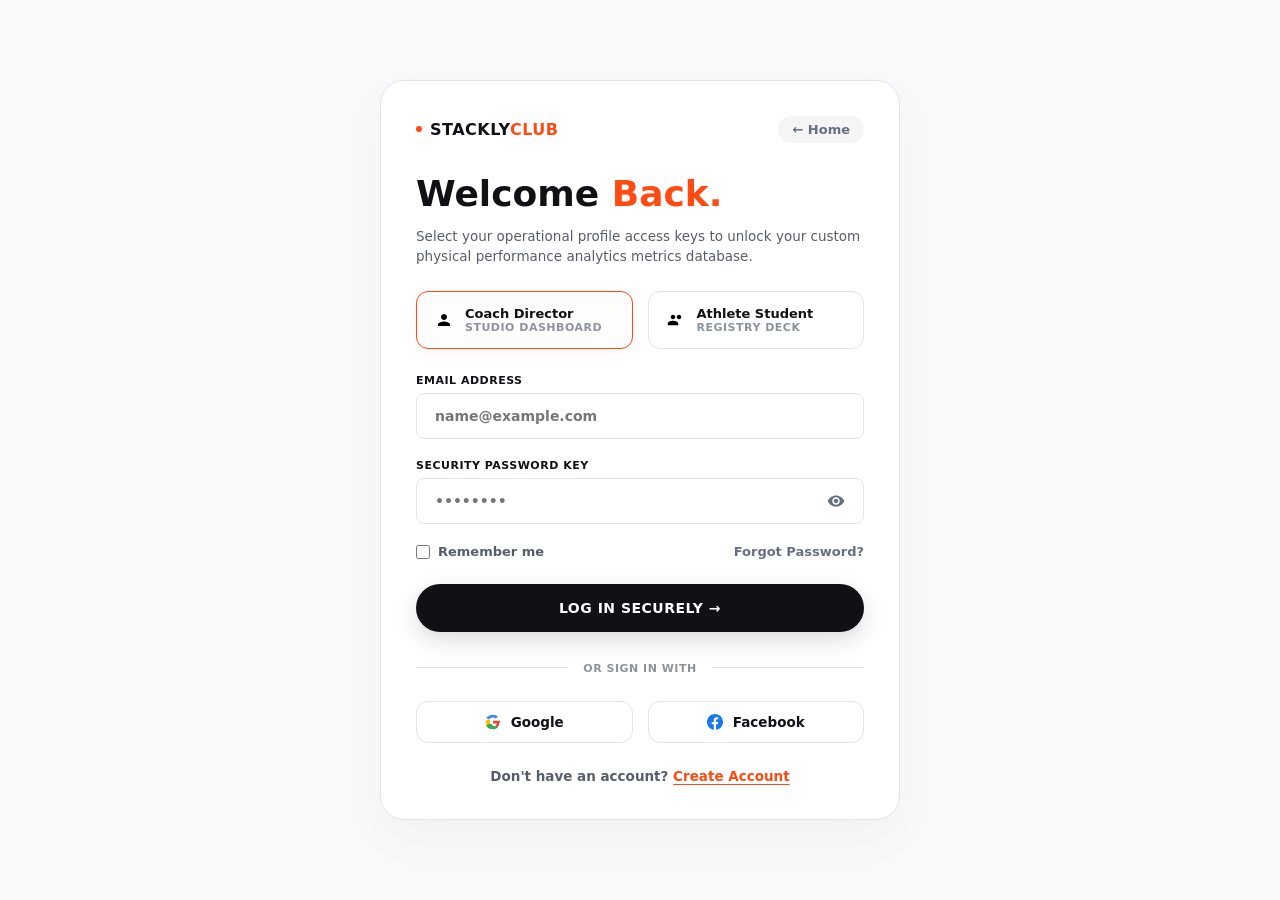
<file: login.html>
<!DOCTYPE html>
<html lang="en">
<head>
    <meta charset="UTF-8">
    <meta name="viewport" content="width=device-width, initial-scale=1.0">
    <title>Stackly Sports Club - Secure Auth Portal</title>
    <link rel="stylesheet" href="style.css">
</head>
<body class="auth-portal-body">

    <!-- MASTER GLASSMORPHIC AUTH CARD DECK -->
    <main class="auth-card-hull">
        
        <!-- Header Controls Row -->
        <div class="auth-card-header">
            <div class="auth-brand-logo">
                <span class="auth-logo-dot"></span>
                <span class="auth-logo-text">STACKLY<span>CLUB</span></span>
            </div>
            <!-- Back to Home Action Route -->
            <a href="index.html" class="auth-home-btn-link">&larr; Home</a>
        </div>

        <!-- Portal Core Titles Section -->
        <h1 class="auth-portal-title">Welcome <span>Back.</span></h1>
        <p class="auth-portal-caption">Select your operational profile access keys to unlock your custom physical performance analytics metrics database.</p>

        <!-- Dynamic Role Selector Segment Switches -->
        <div class="auth-role-tabs-row">
            <!-- Role Option 01: Coach -->
            <button type="button" class="role-pill-btn active-role" onclick="toggleAuthRole(this, 'coach')">
                <svg viewBox="0 0 24 24" class="role-tab-svg"><path d="M12 12c2.21 0 4-1.79 4-4s-1.79-4-4-4-4 1.79-4 4 1.79 4 4 4zm0 2c-2.67 0-8 1.34-8 4v2h16v-2c0-2.66-5.33-4-8-4z"/></svg>
                <div class="role-btn-labels">
                    <strong>Coach Director</strong>
                    <span>Studio Dashboard</span>
                </div>
            </button>

            <!-- Role Option 02: Athlete Student -->
            <button type="button" class="role-pill-btn" onclick="toggleAuthRole(this, 'student')">
                <svg viewBox="0 0 24 24" class="role-tab-svg"><path d="M16 11c1.66 0 2.99-1.34 2.99-3S17.66 5 16 5c-1.66 0-3 1.34-3 3s1.34 3 3 3zm-8 0c1.66 0 2.99-1.34 2.99-3S9.66 5 8 5C6.34 5 5 6.34 5 8s1.34 3 3 3zm0 2c-2.33 0-7 1.17-7 3.5V19h14v-2.5c0-2.33-4.67-3.5-7-3.5z"/></svg>
                <div class="role-btn-labels">
                    <strong>Athlete Student</strong>
                    <span>Registry Deck</span>
                </div>
            </button>
        </div>

        <!-- Core Credentials Authentication Form Grid -->
        <form class="auth-credentials-form" id="portalAuthForm" onsubmit="executePortalLogin(event)" novalidate>
            
            <!-- Email Input Field Block -->
            <div class="auth-input-cell">
                <label class="auth-input-label">Email Address</label>
                <input type="email" id="authEmailField" class="auth-field-input" placeholder="name@example.com" required autocomplete="off">
            </div>

            <!-- Password Input Field Block -->
            <div class="auth-input-cell">
                <label class="auth-input-label">Security Password Key</label>
                <div class="password-field-wrapper">
                    <input type="password" id="authPasswordField" class="auth-field-input" placeholder="••••••••" required>
                    <button type="button" class="password-toggle-trigger" onclick="togglePasswordVisibilityField()" aria-label="Toggle Password Visibility">
                        <svg viewBox="0 0 24 24" class="toggle-eye-svg"><path d="M12 4.5C7 4.5 2.73 7.61 1 12c1.73 4.39 6 7.5 11 7.5s9.27-3.11 11-7.5c-1.73-4.39-6-7.5-11-7.5zM12 17c-2.76 0-5-2.24-5-5s2.24-5 5-5 5 2.24 5 5-2.24 5-5 5zm0-8c-1.66 0-3 1.34-3 3s1.34 3 3 3 3-1.34 3-3-1.34-3-3-3z"/></svg>
                    </button>
                </div>
            </div>

            <!-- Contextual Toggles Row Links -->
            <div class="auth-utilities-row">
                <label class="auth-checkbox-label">
                    <input type="checkbox" class="auth-native-checkbox">
                    <span>Remember me</span>
                </label>
                <!-- Redirects missing/forgotten codes directly to 404 target template layout -->
                <a href="404.html" class="auth-utility-link">Forgot Password?</a>
            </div>

            <!-- Form Validation Submission Trigger Action Bezel -->
            <div class="auth-submit-bezel">
                <button type="submit" class="auth-primary-submit-btn">
                    <span>Log In Securely &rarr;</span>
                </button>
            </div>

            <!-- Absolute Warning Dynamic Toast Overlay -->
            <div class="auth-validation-toast" id="authValidationToast">Please fill out all fields.</div>

        </form>

        <!-- Divider Line Separator Ribbon Segment -->
        <div class="auth-divider-ribbon">
            <span>Or Sign In With</span>
        </div>

        <!-- Social OAuth OMNI Sign-in Cluster Buttons -->
        <div class="auth-social-oauth-row">
            <a href="404.html" class="oauth-provider-btn">
                <!-- SVG Google Icon Asset -->
                <svg viewBox="0 0 24 24" class="oauth-svg-g"><path d="M22.56 12.25c0-.78-.07-1.53-.2-2.25H12v4.26h5.92c-.18 1-.78 1.85-1.63 2.42v2.81h2.64c1.55-1.42 2.43-3.51 2.43-6.07z" fill="#EA4335"/><path d="M12 23c2.97 0 5.46-.98 7.28-2.66l-2.64-2.81c-.73.49-1.66.78-2.64.78-2.03 0-3.74-1.37-4.35-3.22H1.94v2.91C3.76 21.04 7.6 23 12 23z" fill="#34A853"/><path d="M7.65 15.09c-.15-.49-.24-1-.24-1.54s.09-1.05.24-1.54V9.1H1.94C1.3 10.4 1 11.83 1 13.31c0 1.48.3 2.91.94 4.21l4.75-2.43z" fill="#FBBC05"/><path d="M12 5.38c1.62 0 3.06.56 4.21 1.64l3.15-3.15C17.45 2.09 14.97 1 12 1 7.6 1 3.76 2.96 1.94 6.13l4.75 2.43c.61-1.85 2.32-3.22 4.35-3.22z" fill="#4285F4"/></svg>
                <span>Google</span>
            </a>
            <a href="404.html" class="oauth-provider-btn">
                <!-- SVG Facebook Icon Asset -->
                <svg viewBox="0 0 24 24" class="oauth-svg-fb" fill="#1877F2"><path d="M24 12.073c0-6.627-5.373-12-12-12s-12 5.373-12 12c0 5.99 4.388 10.954 10.125 11.854v-8.385H7.078v-3.47h3.047V9.43c0-3.007 1.792-4.669 4.373-4.669 1.235 0 2.528.22 2.528.22v2.78H15.61c-1.49 0-1.956.925-1.956 1.874v2.25h3.128l-.5 3.47h-2.628v8.385C19.612 23.027 24 18.062 24 12.073z"/></svg>
                <span>Facebook</span>
            </a>
        </div>

        <!-- Footer Sign-up Call Link Anchor Row -->
        <p class="auth-footer-prompt-text">Don't have an account? <a href="signup.html" class="auth-signup-redirect-link">Create Account</a></p>

    </main>

    <style>
        /* --- COMPACT HIGH-PERFORMANCE AUTH PORTAL FRAMEWORK --- */
.auth-portal-body {
    min-height: 100vh;
    width: 100%;
    background-color: #f8f9fa; /* Maintains clear white canvas layout consistency */
    display: flex;
    justify-content: center;
    align-items: center;
    padding: 40px 20px;
}

.auth-card-hull {
    background: #ffffff;
    border: 1px solid #e1e4eb;
    border-radius: 24px;
    width: 100%;
    max-width: 520px; /* Aligned with standard structural widths */
    padding: 35px;
    box-shadow: 0 20px 50px rgba(0, 0, 0, 0.03);
    position: relative;
    display: flex;
    flex-direction: column;
}

/* Header Context Configurations Layout Row */
.auth-card-header {
    display: flex;
    justify-content: space-between;
    align-items: center;
    margin-bottom: 30px;
}

.auth-brand-logo {
    display: flex;
    align-items: center;
    gap: 8px;
}

.auth-logo-dot {
    width: 6px;
    height: 6px;
    background-color: #ff4a11; /* System Neon Orange Primary */
    border-radius: 50%;
}

.auth-logo-text {
    font-size: 16px;
    font-weight: 900;
    color: #0f1115;
    letter-spacing: 0.5px;
}

.auth-logo-text span { color: #ff4a11; }

.auth-home-btn-link {
    font-size: 13px;
    font-weight: 700;
    color: #667085;
    text-decoration: none;
    background: rgba(15, 17, 21, 0.04);
    padding: 6px 14px;
    border-radius: 20px;
    transition: all 0.3s ease;
}

.auth-home-btn-link:hover {
    background-color: #0f1115;
    color: #ffffff;
}

/* Core Title Deck Layouts Typography */
.auth-portal-title {
    font-size: clamp(28px, 4vw, 36px);
    font-weight: 900;
    color: #0f1115;
    margin-bottom: 12px;
}

.auth-portal-title span { color: #ff4a11; }

.auth-portal-caption {
    font-size: 13.5px;
    color: #555e6b;
    line-height: 1.5;
    margin-bottom: 25px;
}

/* Dynamic Segmented Control Selector Tabs Grid */
.auth-role-tabs-row {
    display: grid;
    grid-template-columns: 1fr 1fr;
    gap: 15px;
    margin-bottom: 25px;
    width: 100%;
}

.role-pill-btn {
    background: #ffffff;
    border: 1px solid #e1e4eb;
    border-radius: 12px;
    padding: 14px 18px;
    cursor: pointer;
    display: flex;
    align-items: center;
    gap: 12px;
    text-align: left;
    transition: all 0.3s cubic-bezier(0.25, 1, 0.5, 1);
}

.role-tab-svg {
    width: 18px;
    height: 18px;
    color: #667085;
    transition: color 0.3s ease;
}

.role-btn-labels {
    display: flex;
    flex-direction: column;
}

.role-btn-labels strong {
    font-size: 13px;
    font-weight: 800;
    color: #0f1115;
}

.role-btn-labels span {
    font-size: 11px;
    font-weight: 600;
    color: #8c93a0;
    text-transform: uppercase;
    letter-spacing: 0.5px;
}

/* Active Highlight Role Toggle States Configurations */
.role-pill-btn.active-role {
    border-color: #ff4a11;
    background-color: rgba(255, 74, 17, 0.01);
    box-shadow: 0 4px 15px rgba(255, 74, 17, 0.05);
}

.role-pill-btn.active-role .role-tab-svg { color: #ff4a11; }

.role-pill-btn:hover:not(.active-role) {
    border-color: #0f1115;
    transform: translateY(-2px);
}

/* Forms Credential Inputs Frame Layouts */
.auth-credentials-form {
    display: flex;
    flex-direction: column;
    gap: 20px;
    position: relative;
}

.auth-input-cell {
    display: flex;
    flex-direction: column;
    gap: 6px;
}

.auth-input-label {
    font-size: 11px;
    font-weight: 800;
    color: #0f1115;
    text-transform: uppercase;
    letter-spacing: 0.5px;
}

.auth-field-input {
    width: 100%;
    padding: 14px 18px;
    background: #ffffff;
    border: 1px solid #e1e4eb;
    outline: none;
    border-radius: 8px;
    color: #0f1115;
    font-size: 14px;
    font-weight: 600;
    transition: border-color 0.3s ease, box-shadow 0.3s ease;
}

.auth-field-input:focus {
    border-color: #ff4a11;
    box-shadow: 0 0 12px rgba(255, 74, 17, 0.12);
}

.password-field-wrapper {
    position: relative;
    width: 100%;
    display: flex;
    align-items: center;
}

.password-field-wrapper .auth-field-input {
    padding-right: 50px;
}

.password-toggle-trigger {
    position: absolute;
    right: 15px;
    background: transparent;
    border: none;
    cursor: pointer;
    color: #667085;
    display: flex;
    align-items: center;
    justify-content: center;
    padding: 4px;
    transition: color 0.2s ease;
}

.password-toggle-trigger:hover { color: #ff4a11; }

.toggle-eye-svg {
    width: 18px;
    height: 18px;
    fill: currentColor;
}

/* Utilities Row Alignment Matrix */
.auth-utilities-row {
    display: flex;
    justify-content: space-between;
    align-items: center;
    font-size: 13px;
    font-weight: 600;
}

.auth-checkbox-label {
    display: flex;
    align-items: center;
    gap: 8px;
    cursor: pointer;
    color: #555e6b;
}

.auth-native-checkbox {
    accent-color: #ff4a11;
    cursor: pointer;
    width: 14px;
    height: 14px;
}

.auth-utility-link {
    color: #667085;
    text-decoration: none;
    transition: color 0.2s ease;
}

.auth-utility-link:hover { color: #ff4a11; }

/* Submission Execution Button Block */
.auth-submit-bezel {
    width: 100%;
    margin-top: 5px;
}

.auth-primary-submit-btn {
    width: 100%;
    padding: 16px;
    background-color: #0f1115;
    border: none;
    border-radius: 30px;
    color: #ffffff;
    font-weight: 800;
    font-size: 14px;
    text-transform: uppercase;
    letter-spacing: 0.5px;
    cursor: pointer;
    box-shadow: 0 8px 22px rgba(15, 17, 21, 0.15);
    transition: all 0.3s cubic-bezier(0.25, 1, 0.5, 1);
}

.auth-primary-submit-btn:hover {
    background-color: #ff4a11;
    box-shadow: 0 10px 25px rgba(255, 74, 17, 0.35);
    transform: translateY(-2px);
}

/* Dynamic Absolute Toast Alerts Notification Layer Overlay */
.auth-validation-toast {
    position: absolute;
    bottom: -28px;
    left: 10px;
    color: #f75c5c;
    font-size: 11.5px;
    font-weight: 700;
    opacity: 0;
    transform: translateY(-4px);
    transition: opacity 0.3s ease, transform 0.3s ease;
    pointer-events: none;
}

.auth-validation-toast.toast-active {
    opacity: 1;
    transform: translateY(0);
}

/* Ribbon Divider Line Structural Layout Blocks */
.auth-divider-ribbon {
    text-align: center;
    position: relative;
    margin: 25px 0;
}

.auth-divider-ribbon::before {
    content: '';
    position: absolute;
    top: 50%;
    left: 0;
    width: 100%;
    height: 1px;
    background-color: #e1e4eb;
    z-index: 1;
}

.auth-divider-ribbon span {
    position: relative;
    background-color: #ffffff;
    padding: 0 15px;
    color: #8c93a0;
    font-size: 11px;
    font-weight: 700;
    text-transform: uppercase;
    letter-spacing: 0.5px;
    z-index: 2;
}

/* Social Media OAuth Buttons Alignment Matrix */
.auth-social-oauth-row {
    display: grid;
    grid-template-columns: 1fr 1fr;
    gap: 15px;
    width: 100%;
    margin-bottom: 25px;
}

.oauth-provider-btn {
    border: 1px solid #e1e4eb;
    background-color: #ffffff;
    border-radius: 12px;
    padding: 12px;
    display: flex;
    justify-content: center;
    align-items: center;
    gap: 10px;
    text-decoration: none;
    transition: all 0.3s ease;
}

.oauth-provider-btn span {
    font-size: 13.5px;
    font-weight: 700;
    color: #0f1115;
}

.oauth-svg-g, .oauth-svg-fb {
    width: 16px;
    height: 16px;
}

.oauth-provider-btn:hover {
    border-color: #0f1115;
    background-color: rgba(15, 17, 21, 0.01);
    transform: translateY(-2px);
}

.auth-footer-prompt-text {
    text-align: center;
    font-size: 13.5px;
    font-weight: 600;
    color: #555e6b;
}

.auth-signup-redirect-link {
    color: #ff4a11;
    text-decoration: underline;
    text-underline-offset: 3px;
    font-weight: 700;
    transition: text-shadow 0.2s ease;
}

.auth-signup-redirect-link:hover { text-shadow: 0 0 10px rgba(255, 74, 17, 0.25); }

/* --- SYSTEM ADAPTIVE BREAKPOINTS RESPONSIVENESS OVERLAYS --- */
@media (max-width: 480px) {
    .auth-card-hull { padding: 25px 20px; }
    .auth-role-tabs-row, .auth-social-oauth-row { grid-template-columns: 1fr; gap: 12px; }
    .role-pill-btn { padding: 12px; }
}

    </style>

<script>
    // --- SPORTS AUTH SEGMETATION VARIABLE CONTROLLER ENGINE ---
let selectedUserRoleType = 'coach'; // Default active configuration mapping flag state

// 1. SELECT ROLE SWITCH SEGMENTS MATRIX FUNCTION
function toggleAuthRole(buttonElement, targetRoleString) {
    // Re-index parent block active button classes loop
    const tabButtons = buttonElement.parentElement.querySelectorAll('.role-pill-btn');
    tabButtons.forEach(btn => btn.classList.remove('active-role'));
    
    // Assign structural variable triggers
    buttonElement.classList.add('active-role');
    selectedUserRoleType = targetRoleString;
}

// 2. PASSWORD INPUT EYE TOGGLE FIELD FUNCTION
function togglePasswordVisibilityField() {
    const pwdInput = document.getElementById('authPasswordField');
    if (pwdInput) {
        pwdInput.type = (pwdInput.type === 'password') ? 'text' : 'password';
    }
}

// 3. MASTER LOGIN REDIRECTION & CONDITIONAL DESK DATA PIPELINE ENGINE
function executePortalLogin(event) {
    event.preventDefault(); // Intercept automated background frame sweeps

    const emailField = document.getElementById('authEmailField');
    const passwordField = document.getElementById('authPasswordField');
    const errorToast = document.getElementById('authValidationToast');

    if (!emailField || !passwordField || !errorToast) return;

    const emailStringValue = emailField.value.trim();
    const passwordStringValue = passwordField.value.trim();

    // Safety Gate Check: Confirm both entries have valid inputs filled
    if (emailStringValue === '' || passwordStringValue === '') {
        errorToast.classList.add('toast-active');
        
        // Clear warning toast automatically after 3 seconds
        setTimeout(() => {
            errorToast.classList.remove('toast-active');
        }, 3000);
    } else {
        errorToast.classList.remove('toast-active');

        // STATE TRANSFER ARRAY MAPPING: Save email parameter to local engine cache
        localStorage.setItem('apexSessionUserEmail', emailStringValue);

        // CONDITIONAL DASHBOARD DIVERT LINK DIRECTION STRATAGEMS
        if (selectedUserRoleType === 'coach') {
            window.location.href = 'partner-dashboard.html'; // Target redirection loop to Coach Workspace Panel
        } else if (selectedUserRoleType === 'student') {
            window.location.href = 'student-dashboard.html'; // Target redirection loop to Student Registry Deck
        }
    }
}

</script>
</body>
</html>
</file>
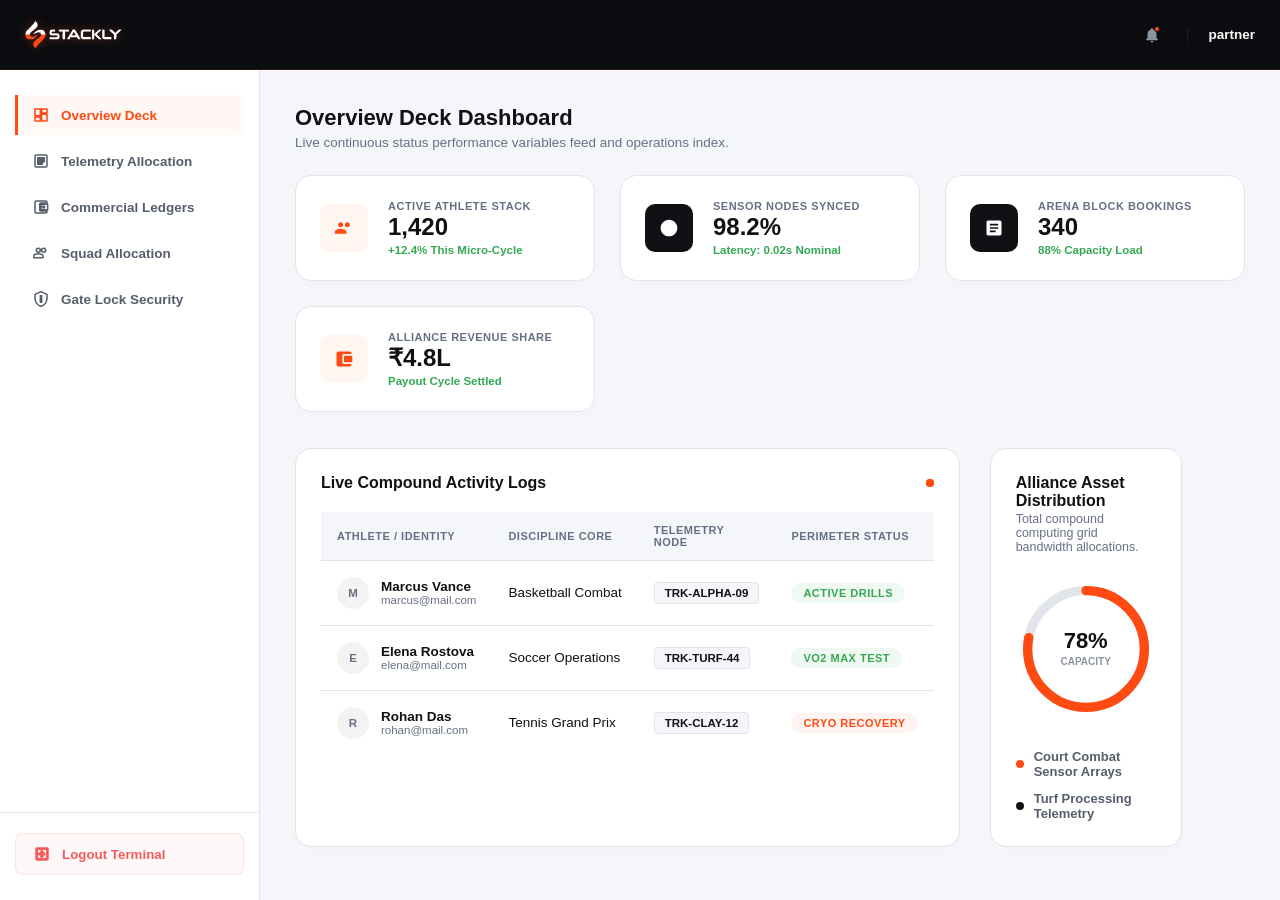
<file: partner-dashboard.html>
<!DOCTYPE html>
<html lang="en">
<head>
    <meta charset="UTF-8">
    <meta name="viewport" content="width=device-width, initial-scale=1.0">
    <title>Stackly Club - Partner Terminal Dashboard</title>
    <link rel="stylesheet" href="style.css">
</head>
<body class="dashboard-platform-body">

    <!-- MASTER HEADER DASHBOARD CONSOLE NAVIGATION PANEL -->
    <header class="dash-master-header">
        <div class="header-left-horizon">
            <!-- Mobile Responsive Hamburger Trigger Action Node Line -->
            <button class="hamburger-menu-btn" id="mobileNavTrigger" aria-label="Toggle Navigation Drawer">
                <span class="hamburger-bar"></span>
                <span class="hamburger-bar"></span>
                <span class="hamburger-bar"></span>
            </button>

          
           <!-- Brand Logo Node: Triggers an instantaneous, clean browser cache reload loop on the exact same page -->
<a href="#" id="refreshDashboardBtn" class="header-brand-logo-trigger" title="Refresh Current Page View">
    <img src="./Assests/sports club logo.webp"
         alt="Apex Logo Core"
         class="dash-header-logo-img">
</a>

        </div>

        <div class="header-right-horizon">
            <!-- Notification Radar Alert Bell Icon Module Component -->
            <div class="header-notification-wrapper">
                <button class="header-action-icon-btn" aria-label="View Operational Alerts Notifications">
                    <svg viewBox="0 0 24 24" class="dash-utility-svg"><path d="M12 22c1.1 0 2-.9 2-2h-4c0 1.1.89 2 2 2zm6-6v-5c0-3.07-1.64-5.64-4.5-6.32V4c0-.83-.67-1-1.5-1s-1.5.17-1.5 1v.68C7.63 5.36 6 7.92 6 11v5l-2 2v1h16v-1l-2-2z"/></svg>
                </button>
                <span class="notification-live-radar-dot"></span>
            </div>

            <!-- Profile Matrix Meta Segment Grid Elements -->
            <div class="header-profile-segment">
                
                    <!-- Dynamic string container node injected via JavaScript cache keys strings -->
                    <span class="profile-greeting-name" id="sessionUserNameHeader">Partner</span>
                    
                </div>
                </div>
        </div>
    </header>

    <!-- MASTER WORKSPACE MAIN SECTION ARCHITECTURE GRID HOUSING LINK LINES -->
    <div class="dash-workspace-canvas-wrapper">
        
        <!-- Left Wing Drawer Column: Dynamic Vector Sidebar Menu Track -->
        <aside class="dash-master-sidebar-drawer" id="dashSidebarDrawer">
            <nav class="sidebar-navigation-menu-links">
                
                <!-- Menu Item 01 -->
                <button class="sidebar-menu-item-node active-menu-node" onclick="switchDashboardSectionView(this, 'partner-overview-deck')">
                    <svg viewBox="0 0 24 24" class="sidebar-node-svg"><path d="M3 13h8V3H3v10zm0 8h8v-6H3v6zm10 0h8V11h-8v10zm0-18v6h8V3h-8z"/></svg>
                    <span>Overview Deck</span>
                </button>

                <!-- Menu Item 02 -->
                <button class="sidebar-menu-item-node" onclick="switchDashboardSectionView(this, 'partner-telemetry-metrics')">
                    <svg viewBox="0 0 24 24" class="sidebar-node-svg"><path d="M19 3H5c-1.1 0-2 .9-2 2v14c0 1.1.9 2 2 2h14c1.1 0 2-.9 2-2V5c0-1.1-.9-2-2-2zm-5 14H7v-2h7v2zm3-4H7v-2h10v2zm0-4H7V7h10v2z"/></svg>
                    <span>Telemetry Allocation</span>
                </button>

                <!-- Menu Item 03 -->
                <button class="sidebar-menu-item-node" onclick="switchDashboardSectionView(this, 'partner-commercial-ledgers')">
                    <svg viewBox="0 0 24 24" class="sidebar-node-svg"><path d="M21 18v1c0 1.1-.9 2-2 2H5c-1.11 0-2-.9-2-2V5c0-1.1.89-2 2-2h14c1.1 0 2 .9 2 2v1h-9c-1.11 0-2 .9-2 2v8c0 1.1.89 2 2 2h9zm-9-2h10V8H12v8zm4-2.5c-.83 0-1.5-.67-1.5-1.5s.67-1.5 1.5-1.5 1.5.67 1.5 1.5-.67 1.5-1.5 1.5z"/></svg>
                    <span>Commercial Ledgers</span>
                </button>

                <!-- Menu Item 04 -->
                <button class="sidebar-menu-item-node" onclick="switchDashboardSectionView(this, 'partner-squads-rosters')">
                    <svg viewBox="0 0 24 24" class="sidebar-node-svg"><path d="M16 11c1.66 0 2.99-1.34 2.99-3S17.66 5 16 5c-1.66 0-3 1.34-3 3s1.34 3 3 3zm-8 0c1.66 0 2.99-1.34 2.99-3S9.66 5 8 5C6.34 5 5 6.34 5 8s1.34 3 3 3zm0 2c-2.33 0-7 1.17-7 3.5V19h14v-2.5c0-2.33-4.67-3.5-7-3.5z"/></svg>
                    <span>Squad Allocation</span>
                </button>

                <!-- Menu Item 05 -->
                <button class="sidebar-menu-item-node" onclick="switchDashboardSectionView(this, 'partner-security-access')">
                    <svg viewBox="0 0 24 24" class="sidebar-node-svg"><path d="M12 1L3 5v6c0 5.55 3.84 10.74 9 12 5.16-1.26 9-6.45 9-12V5l-9-4zm-1 6h2v2h-2V7zm0 4h2v6h-2v-6z"/></svg>
                    <span>Gate Lock Security</span>
                </button>

            </nav>

            <!-- Bottom Anchored Logout Action Trigger Button Node -->
            <div class="sidebar-lower-footer-logout-bezel">
                <button class="sidebar-logout-trigger-action-btn" id="dashLogoutTriggerActionBtn">
                    <svg viewBox="0 0 24 24" class="sidebar-node-svg"><path d="M10.09 15.59L11.5 17l5-5-5-5-1.41 1.41L13.17 11H3v2h10.17zM19 3H5c-1.1 0-2 .9-2 2v4h2V5h14v14H5v-4H3v4c0 1.1.9 2 2 2h14c1.1 0 2-.9 2-2V5c0-1.1-.9-2-2-2z"/></svg>
                    <span>Logout Terminal</span>
                </button>
            </div>
        </aside>

        <!-- Right Wing Column Content Display Framework: Individual Section Wise Workspace Sheets Panel -->
        <main class="dash-master-content-viewport-panel" id="dashboardContentViewportPanel">
            
            <!-- VIEWPORT LAYOUT TAB MODULE SECTION 01 (DEFAULT VISIBLE PANEL STATE) -->
           <!-- VIEWPORT LAYOUT TAB MODULE SECTION 01: ENHANCED OVERVIEW ENGINE -->
<section class="workspace-sheet-panel-node visible-sheet-state" id="partner-overview-deck">
    
    <!-- Section Structural Title Header -->
    <div class="sheet-title-header-block">
        <h2>Overview Deck Dashboard</h2>
        <p>Live continuous status performance variables feed and operations index.</p>
    </div>

    <!-- 1. INTEL METRICS GLOWING OVERVIEW GRID -->
    <div class="overview-analytics-grid">
        
        <!-- Card 01: Active Rosters -->
        <div class="intel-metric-card">
            <div class="card-neon-aura"></div>
            <div class="card-icon-bezel accent-orange">
                <svg viewBox="0 0 24 24"><path d="M16 11c1.66 0 2.99-1.34 2.99-3S17.66 5 16 5c-1.66 0-3 1.34-3 3s1.34 3 3 3zm-8 0c1.66 0 2.99-1.34 2.99-3S9.66 5 8 5C6.34 5 5 6.34 5 8s1.34 3 3 3zm0 2c-2.33 0-7 1.17-7 3.5V19h14v-2.5c0-2.33-4.67-3.5-7-3.5z" fill="currentColor"/></svg>
            </div>
            <div class="card-data-deck">
                <span class="card-label-tags">Active Athlete Stack</span>
                <h3>1,420</h3>
                <p class="growth-indicator positive">+12.4% This Micro-Cycle</p>
            </div>
        </div>

        <!-- Card 02: Fleet Sensors -->
        <div class="intel-metric-card">
            <div class="card-neon-aura"></div>
            <div class="card-icon-bezel">
                <svg viewBox="0 0 24 24"><path d="M12 22c5.52 0 10-4.48 10-10S17.52 2 12 2 2 6.48 2 12s4.48 10 10 10zm1-17h-2v6H6v2h7V5z" fill="currentColor"/></svg>
            </div>
            <div class="card-data-deck">
                <span class="card-label-tags">Sensor Nodes Synced</span>
                <h3>98.2%</h3>
                <p class="growth-indicator positive">Latency: 0.02s Nominal</p>
            </div>
        </div>

        <!-- Card 03: Arena Bookings -->
        <div class="intel-metric-card">
            <div class="card-neon-aura"></div>
            <div class="card-icon-bezel">
                <svg viewBox="0 0 24 24"><path d="M19 3H5c-1.1 0-2 .9-2 2v14c0 1.1.9 2 2 2h14c1.1 0 2-.9 2-2V5c0-1.1-.9-2-2-2zm-5 14H7v-2h7v2zm3-4H7v-2h10v2zm0-4H7V7h10v2z" fill="currentColor"/></svg>
            </div>
            <div class="card-data-deck">
                <span class="card-label-tags">Arena Block Bookings</span>
                <h3>340</h3>
                <p class="growth-indicator positive">88% Capacity Load</p>
            </div>
        </div>

        <!-- Card 04: Revenue Share -->
        <div class="intel-metric-card">
            <div class="card-neon-aura"></div>
            <div class="card-icon-bezel accent-orange">
                <svg viewBox="0 0 24 24"><path d="M21 18v1c0 1.1-.9 2-2 2H5c-1.11 0-2-.9-2-2V5c0-1.1.89-2 2-2h14c1.1 0 2 .9 2 2v1h-9c-1.11 0-2 .9-2 2v8c0 1.1.89 2 2 2h9zm-9-2h10V8H12v8z" fill="currentColor"/></svg>
            </div>
            <div class="card-data-deck">
                <span class="card-label-tags">Alliance Revenue Share</span>
                <h3>₹4.8L</h3>
                <p class="growth-indicator positive">Payout Cycle Settled</p>
            </div>
        </div>

    </div>

    <!-- 2. SPLIT LOGISTICS DECK LAYER -->
    <div class="overview-logistics-split-deck">
        
        <!-- Left Side: Unfilled Clean Live Roster Log Activity Table -->
        <div class="logistics-table-container">
            <div class="container-title-bar">
                <h3>Live Compound Activity Logs</h3>
                <span class="live-pulse-node"></span>
            </div>
            <div class="responsive-table-scroll-bezel">
                <table class="clean-logistics-table">
                    <thead>
                        <tr>
                            <th>Athlete / Identity</th>
                            <th>Discipline Core</th>
                            <th>Telemetry Node</th>
                            <th>Perimeter Status</th>
                        </tr>
                    </thead>
                    <tbody>
                        <!-- ROW 1 -->
                        <tr>
                            <td>
                                <div class="table-user-cell">
                                    <span class="avatar-mock-letter">M</span>
                                    <div><strong>Marcus Vance</strong><span>marcus@mail.com</span></div>
                                </div>
                            </td>
                            <td>Basketball Combat</td>
                            <td><span class="data-tag">TRK-ALPHA-09</span></td>
                            <td><span class="badge-status status-active">Active Drills</span></td>
                        </tr>
                        <!-- ROW 2 -->
                        <tr>
                            <td>
                                <div class="table-user-cell">
                                    <span class="avatar-mock-letter">E</span>
                                    <div><strong>Elena Rostova</strong><span>elena@mail.com</span></div>
                                </div>
                            </td>
                            <td>Soccer Operations</td>
                            <td><span class="data-tag">TRK-TURF-44</span></td>
                            <td><span class="badge-status status-active">VO2 Max Test</span></td>
                        </tr>
                        <!-- ROW 3 -->
                        <tr>
                            <td>
                                <div class="table-user-cell">
                                    <span class="avatar-mock-letter">R</span>
                                    <div><strong>Rohan Das</strong><span>rohan@mail.com</span></div>
                                </div>
                            </td>
                            <td>Tennis Grand Prix</td>
                            <td><span class="data-tag">TRK-CLAY-12</span></td>
                            <td><span class="badge-status status-recovery">Cryo Recovery</span></td>
                        </tr>
                    </tbody>
                </table>
            </div>
        </div>

        <!-- Right Side: Allocation Target Core Progress Ring Frame -->
        <div class="logistics-progress-radial-card">
            <h3>Alliance Asset Distribution</h3>
            <p class="card-caption-subtext">Total compound computing grid bandwidth allocations.</p>
            
            <div class="radial-ring-visual-bezel">
                <!-- SVG Vector Circular Progress Ring -->
                <svg class="progress-ring-svg" viewBox="0 0 120 120">
                    <circle class="ring-bg-track" cx="60" cy="60" r="50" />
                    <circle class="ring-fill-track" cx="60" cy="60" r="50" />
                </svg>
                <div class="radial-text-center">
                    <h4>78%</h4>
                    <span>Capacity</span>
                </div>
            </div>

            <div class="radial-legend-list-stack">
                <div class="legend-row-item"><span class="legend-dot orange"></span><span>Court Combat Sensor Arrays</span></div>
                <div class="legend-row-item"><span class="legend-dot dark"></span><span>Turf Processing Telemetry</span></div>
            </div>
        </div>

    </div>

</section>
<style>
    /* --- ENHANCED DYNAMIC OVERVIEW CORE ARCHITECTURE --- */

/* 1. Analytics Cards Row Parameters */
.overview-analytics-grid {
    display: grid;
    grid-template-columns: repeat(auto-fit, minmax(240px, 1fr));
    gap: 25px;
    margin-bottom: 35px;
    width: 100%;
}

.intel-metric-card {
    background: #ffffff;
    border: 1px solid #e1e4eb;
    border-radius: 16px;
    padding: 24px;
    display: flex;
    align-items: center;
    gap: 20px;
    position: relative;
    overflow: hidden;
    box-shadow: 0 4px 15px rgba(0, 0, 0, 0.01);
    transition: transform 0.4s cubic-bezier(0.25, 1, 0.5, 1), border-color 0.4s ease, box-shadow 0.4s ease;
    will-change: transform, box-shadow;
}

.card-neon-aura {
    position: absolute;
    top: 0;
    left: 0;
    width: 100%;
    height: 100%;
    background: radial-gradient(circle at top left, rgba(255, 74, 17, 0.08) 0%, transparent 70%);
    opacity: 0;
    pointer-events: none;
    transition: opacity 0.4s ease;
}

.card-icon-bezel {
    width: 48px;
    height: 48px;
    border-radius: 10px;
    background-color: #0f1115; /* High-contrast crisp backing nodes */
    color: #ffffff;
    display: flex;
    justify-content: center;
    align-items: center;
    flex-shrink: 0;
    transition: background-color 0.3s ease, color 0.3s ease, transform 0.4s ease;
}

.card-icon-bezel.accent-orange {
    background-color: rgba(255, 74, 17, 0.05);
    color: #ff4a11;
}

.card-icon-bezel svg {
    width: 20px;
    height: 20px;
}

.card-data-deck {
    display: flex;
    flex-direction: column;
}

.card-label-tags {
    font-size: 11px;
    font-weight: 800;
    color: #667085;
    text-transform: uppercase;
    letter-spacing: 0.5px;
    margin-bottom: 2px;
}

.card-data-deck h3 {
    font-size: 24px;
    font-weight: 900;
    color: #0f1115;
    line-height: 1.1;
    margin-bottom: 4px;
}

.growth-indicator {
    font-size: 11.5px;
    font-weight: 700;
}

.growth-indicator.positive { color: #34a853; }

/* Metrics Cards Interaction Loops */
.intel-metric-card:hover {
    transform: translateY(-4px);
    border-color: #ff4a11;
    box-shadow: 0 10px 25px rgba(0, 0, 0, 0.03), 0 0 20px rgba(255, 74, 17, 0.05);
}

.intel-metric-card:hover .card-neon-aura { opacity: 1; }

.intel-metric-card:hover .card-icon-bezel {
    background-color: #ff4a11;
    color: #ffffff;
    transform: scale(1.05) rotate(4deg);
}

/* 2. Lower Logistics Dual Split Layout Deck */
.overview-logistics-split-deck {
    display: grid;
    grid-template-columns: 1.3fr 0.7fr; /* Balanced layout tracking line rows */
    gap: 30px;
    width: 100%;
}

.logistics-table-container, .logistics-progress-radial-card {
    background: #ffffff;
    border: 1px solid #e1e4eb;
    border-radius: 16px;
    padding: 25px;
    box-shadow: 0 4px 15px rgba(0, 0, 0, 0.01);
}

.container-title-bar {
    display: flex;
    justify-content: space-between;
    align-items: center;
    margin-bottom: 20px;
}

.container-title-bar h3, .logistics-progress-radial-card h3 {
    font-size: 16px;
    font-weight: 800;
    color: #0f1115;
}

.live-pulse-node {
    width: 8px;
    height: 8px;
    background-color: #ff4a11;
    border-radius: 50%;
    position: relative;
}

.live-pulse-node::after {
    content: '';
    position: absolute;
    top: 0; left: 0; width: 100%; height: 100%;
    border-radius: 50%; background-color: #ff4a11;
    animation: livePulse 1.6s infinite ease-out;
}

@keyframes livePulse {
    0% { transform: scale(1); opacity: 1; }
    100% { transform: scale(3.5); opacity: 0; }
}

/* Data Table Structural Cells Framing */
.responsive-table-scroll-bezel {
    width: 100%;
    overflow-x: auto; /* Handles fluid horizontal scrolls on small touch displays */
}

.clean-logistics-table {
    width: 100%;
    border-collapse: collapse;
    text-align: left;
}

.clean-logistics-table th {
    background: #f4f6f9;
    padding: 12px 16px;
    color: #667085;
    font-size: 11px;
    font-weight: 800;
    text-transform: uppercase;
    letter-spacing: 0.5px;
    border-bottom: 1px solid #e1e4eb;
}

.clean-logistics-table td {
    padding: 16px;
    border-bottom: 1px solid #e1e4eb;
    font-size: 13.5px;
    color: #0f1115;
    white-space: nowrap;
}

.clean-logistics-table tr:last-child td { border-bottom: none; }

.table-user-cell {
    display: flex;
    align-items: center;
    gap: 12px;
}

.avatar-mock-letter {
    width: 32px;
    height: 32px;
    border-radius: 50%;
    background-color: rgba(15, 17, 21, 0.05);
    color: #0f1115;
    font-weight: 800;
    font-size: 13px;
    display: flex;
    justify-content: center;
    align-items: center;
}

.table-user-cell div { display: flex; flex-direction: column; }
.table-user-cell strong { font-size: 13.5px; font-weight: 700; color: #0f1115; }
.table-user-cell span { font-size: 11.5px; color: #667085; }

.data-tag {
    font-size: 11.5px;
    font-weight: 700;
    background-color: #f4f6f9;
    padding: 4px 10px;
    border-radius: 4px;
    color: #0f1115;
    border: 1px solid #e1e4eb;
}

.badge-status {
    font-size: 11px;
    font-weight: 800;
    padding: 4px 12px;
    border-radius: 20px;
    text-transform: uppercase;
    letter-spacing: 0.5px;
    display: inline-block;
}

.badge-status.status-active { background-color: rgba(52, 168, 83, 0.08); color: #34a853; }
.badge-status.status-recovery { background-color: rgba(255, 74, 17, 0.06); color: #ff4a11; }

/* Right Side: Radial Capacity Ring Cards Layout */
.card-caption-subtext {
    font-size: 12.5px;
    color: #667085;
    margin-bottom: 25px;
    margin-top: 2px;
}

.radial-ring-visual-bezel {
    position: relative;
    width: 140px;
    height: 140px;
    margin: 0 auto 30px auto;
    display: flex;
    justify-content: center;
    align-items: center;
}

.progress-ring-svg {
    width: 140px;
    height: 140px;
    transform: rotate(-90deg); /* Adjust stroke trace baseline point to top ceiling line center */
}

.ring-bg-track, .ring-fill-track {
    fill: none;
    stroke-width: 8px;
}

.ring-bg-track { stroke: #e1e4eb; }

.ring-fill-track {
    stroke: #ff4a11; /* System Neon Orange Primary */
    stroke-dasharray: 314.16; /* Circumference mapping calculation for radius 50 */
    stroke-dashoffset: 69.11; /* Enforces precise 78% progress fill state */
    stroke-linecap: round;
}

.radial-text-center {
    position: absolute;
    display: flex;
    flex-direction: column;
    align-items: center;
    justify-content: center;
}

.radial-text-center h4 { font-size: 22px; font-weight: 900; color: #0f1115; line-height: 1; }
.radial-text-center span { font-size: 10px; font-weight: 700; color: #8c93a0; text-transform: uppercase; margin-top: 4px; }

.radial-legend-list-stack {
    display: flex;
    flex-direction: column;
    gap: 12px;
}

.legend-row-item {
    display: flex;
    align-items: center;
    gap: 10px;
    font-size: 13px;
    color: #555e6b;
    font-weight: 600;
}

.legend-dot { width: 8px; height: 8px; border-radius: 50%; flex-shrink: 0; }
.legend-dot.orange { background-color: #ff4a11; }
.legend-dot.dark { background-color: #0f1115; }

/* --- ADAPTIVE GRAPHIC RESPONSIVENESS SPLIT DECK OVERRIDES --- */
@media (max-width: 1180px) {
    .overview-logistics-split-deck {
        grid-template-columns: 1fr; /* Stacks data tables and radial charts into individual vertical block rows */
    }
}

</style>

         <!-- VIEWPORT LAYOUT TAB MODULE SECTION 02: ENHANCED TELEMETRY ALLOCATION -->
<section class="workspace-sheet-panel-node" id="partner-telemetry-metrics">
    
    <!-- Section Structural Title Header -->
    <div class="sheet-title-header-block">
        <h2>Telemetry Allocation Panel</h2>
        <p>Biomechanical data telemetry tracking loops capacity monitoring tracks.</p>
    </div>

    <!-- 1. STREAM STATUS LIVE INTERACTIVE METRICS INDEX -->
    <div class="telemetry-status-grid">
        
        <!-- Status Node 01: Core Computing Nodes -->
        <div class="status-metric-pill">
            <div class="status-indicator-header">
                <span class="pulse-beacon-dot orange-pulse"></span>
                <span class="status-label">Grid Processor Core</span>
            </div>
            <div class="status-numeric-readout">
                <h3>14 / 16</h3>
                <span class="status-data-tag">Active Nodes</span>
            </div>
        </div>

        <!-- Status Node 02: Total Connected Wearables -->
        <div class="status-metric-pill">
            <div class="status-indicator-header">
                <span class="pulse-beacon-dot green-pulse"></span>
                <span class="status-label">Wearable Sensor Mesh</span>
            </div>
            <div class="status-numeric-readout">
                <h3>854</h3>
                <span class="status-data-tag">Synced Units</span>
            </div>
        </div>

        <!-- Status Node 03: Data Packet Drop Rate -->
        <div class="status-metric-pill">
            <div class="status-indicator-header">
                <span class="pulse-beacon-dot green-pulse"></span>
                <span class="status-label">Packet Transmission</span>
            </div>
            <div class="status-numeric-readout">
                <h3>0.004%</h3>
                <span class="status-data-tag">Loss Margin</span>
            </div>
        </div>

    </div>

    <!-- 2. SPLIT INTERACTIVE TELEMETRY SUB-SYSTEMS MODULES -->
    <div class="telemetry-logistics-split-deck">
        
        <!-- Left Side: Live Telemetry Channels Assignment Queue -->
        <div class="telemetry-queue-container">
            <div class="queue-title-bar">
                <h3>Active Telemetry Channel Matrix</h3>
                <div class="system-refresh-pill">
                    <svg viewBox="0 0 24 24" class="refresh-svg-vector"><path d="M17.65 6.35C16.2 4.9 14.21 4 12 4c-4.42 0-7.99 3.58-7.99 8s3.57 8 7.99 8c3.73 0 6.84-2.55 7.73-6h-2.08c-.82 2.33-3.04 4-5.65 4-3.31 0-6-2.69-6-6s2.69-6 6-6c1.66 0 3.14.69 4.22 1.78L13 11h7V4l-2.35 2.35z" fill="currentColor"/></svg>
                    <span>Auto-Syncing</span>
                </div>
            </div>
            
            <div class="responsive-table-scroll-bezel">
                <table class="telemetry-data-table">
                    <thead>
                        <tr>
                            <th>Channel ID</th>
                            <th>Target Stream Allocation</th>
                            <th>Bandwidth Draw</th>
                            <th>Signal Health</th>
                        </tr>
                    </thead>
                    <tbody>
                        <!-- Stream Row 1 -->
                        <tr>
                            <td><span class="mono-matrix-tag">CH-COURT-A9</span></td>
                            <td>Basketball Neuromuscular Jump Chain Array</td>
                            <td><strong>45.2 Mbps</strong></td>
                            <td><span class="signal-badge quality-high">Optimal</span></td>
                        </tr>
                        <!-- Stream Row 2 -->
                        <tr>
                            <td><span class="mono-matrix-tag">CH-TURF-F4</span></td>
                            <td>Pro Soccer Spatial Velocity Tracking Matrix</td>
                            <td><strong>62.8 Mbps</strong></td>
                            <td><span class="signal-badge quality-high">Optimal</span></td>
                        </tr>
                        <!-- Stream Row 3 -->
                        <tr>
                            <td><span class="mono-matrix-tag">CH-CLAY-T2</span></td>
                            <td>Tennis Ground Footstrike Balance Force Plate</td>
                            <td><strong>28.4 Mbps</strong></td>
                            <td><span class="signal-badge quality-warn">Fluctuating</span></td>
                        </tr>
                        <!-- Stream Row 4 -->
                        <tr>
                            <td><span class="mono-matrix-tag">CH-LAB-R1</span></td>
                            <td>Cryo Chamber Thermal Shock Heart Monitor</td>
                            <td><strong>12.1 Mbps</strong></td>
                            <td><span class="signal-badge quality-high">Optimal</span></td>
                        </tr>
                    </tbody>
                </table>
            </div>
        </div>

        <!-- Right Side: Stream Diagnostics Interactive Dashboard Control Box -->
        <div class="telemetry-diagnostics-control-box">
            <h3>Diagnostic Toggles</h3>
            <p class="diagnostics-caption-subtext">Isolate or override streaming data pipeline routing blocks instantly.</p>
            
            <div class="toggle-switches-stack">
                
                <!-- Toggle Item 01 -->
                <div class="diagnostic-toggle-row">
                    <div class="toggle-text-block">
                        <strong>Raw Biomechanical Dump</strong>
                        <span>Log complete acceleration data arrays</span>
                    </div>
                    <label class="cyber-switch-bezel">
                        <input type="checkbox" checked class="native-cyber-checkbox">
                        <span class="cyber-switch-slider"></span>
                    </label>
                </div>

                <!-- Toggle Item 02 -->
                <div class="diagnostic-toggle-row">
                    <div class="toggle-text-block">
                        <strong>HUD Overlay Telemetry Sync</strong>
                        <span>Stream graphic overlays to arena video boards</span>
                    </div>
                    <label class="cyber-switch-bezel">
                        <input type="checkbox" checked class="native-cyber-checkbox">
                        <span class="cyber-switch-slider"></span>
                    </label>
                </div>

                <!-- Toggle Item 03 -->
                <div class="diagnostic-toggle-row">
                    <div class="toggle-text-block">
                        <strong>Anomalous Vector Auto-Purge</strong>
                        <span>Isolate broken sensor noise nodes</span>
                    </div>
                    <label class="cyber-switch-bezel">
                        <input type="checkbox" class="native-cyber-checkbox">
                        <span class="cyber-switch-slider"></span>
                    </label>
                </div>

            </div>
        </div>

    </div>

</section>
<style>
    /* --- ENHANCED TELEMETRY Panel DECK DESIGN --- */

/* 1. Live Operational Stream Status Pills Grid */
.telemetry-status-grid {
    display: grid;
    grid-template-columns: repeat(auto-fit, minmax(260px, 1fr));
    gap: 25px;
    margin-bottom: 35px;
    width: 100%;
}

.status-metric-pill {
    background: #ffffff;
    border: 1px solid #e1e4eb;
    border-radius: 16px;
    padding: 24px;
    display: flex;
    flex-direction: column;
    gap: 15px;
    position: relative;
    overflow: hidden;
    box-shadow: 0 4px 15px rgba(0, 0, 0, 0.01);
    transition: transform 0.4s cubic-bezier(0.25, 1, 0.5, 1), border-color 0.4s ease;
}

.status-indicator-header {
    display: flex;
    align-items: center;
    gap: 10px;
}

.pulse-beacon-dot {
    width: 8px;
    height: 8px;
    border-radius: 50%;
    position: relative;
    flex-shrink: 0;
}

.pulse-beacon-dot::after {
    content: '';
    position: absolute;
    top: 0; left: 0; width: 100%; height: 100%;
    border-radius: 50%;
    animation: beaconPulseAnim 1.6s infinite ease-out;
}

.pulse-beacon-dot.orange-pulse { background-color: #ff4a11; }
.pulse-beacon-dot.orange-pulse::after { background-color: #ff4a11; }

.pulse-beacon-dot.green-pulse { background-color: #34a853; }
.pulse-beacon-dot.green-pulse::after { background-color: #34a853; }

@keyframes beaconPulseAnim {
    0% { transform: scale(1); opacity: 1; }
    100% { transform: scale(3.5); opacity: 0; }
}

.status-label {
    font-size: 11px;
    font-weight: 800;
    color: #667085;
    text-transform: uppercase;
    letter-spacing: 0.5px;
}

.status-numeric-readout {
    display: flex;
    justify-content: space-between;
    align-items: flex-end;
}

.status-numeric-readout h3 {
    font-size: 26px;
    font-weight: 900;
    color: #0f1115;
    line-height: 1;
}

.status-data-tag {
    font-size: 12px;
    font-weight: 700;
    color: #0f1115;
    background-color: #f4f6f9;
    padding: 4px 10px;
    border-radius: 4px;
    border: 1px solid #e1e4eb;
}

.status-metric-pill:hover {
    transform: translateY(-4px);
    border-color: #ff4a11;
    box-shadow: 0 12px 30px rgba(255, 74, 17, 0.05);
}

/* 2. Lower Telemetry Logistics Dual Split Layout Deck */
.telemetry-logistics-split-deck {
    display: grid;
    grid-template-columns: 1.3fr 0.7fr;
    gap: 30px;
    width: 100%;
}

.telemetry-queue-container, .telemetry-diagnostics-control-box {
    background: #ffffff;
    border: 1px solid #e1e4eb;
    border-radius: 16px;
    padding: 25px;
    box-shadow: 0 4px 15px rgba(0, 0, 0, 0.01);
}

.queue-title-bar {
    display: flex;
    justify-content: space-between;
    align-items: center;
    margin-bottom: 20px;
}

.queue-title-bar h3, .telemetry-diagnostics-control-box h3 {
    font-size: 16px;
    font-weight: 800;
    color: #0f1115;
}

.system-refresh-pill {
    display: flex;
    align-items: center;
    gap: 6px;
    background-color: rgba(52, 168, 83, 0.05);
    color: #34a853;
    padding: 5px 12px;
    border-radius: 20px;
    font-size: 11px;
    font-weight: 800;
    text-transform: uppercase;
    letter-spacing: 0.5px;
    border: 1px solid rgba(52, 168, 83, 0.15);
}

.refresh-svg-vector {
    width: 12px;
    height: 12px;
    animation: syncRotate 4s linear infinite;
}

@keyframes syncRotate {
    100% { transform: rotate(360deg); }
}

/* Data Table Grid Internal Cells Framing */
.telemetry-data-table {
    width: 100%;
    border-collapse: collapse;
    text-align: left;
}

.telemetry-data-table th {
    background: #f4f6f9;
    padding: 12px 16px;
    color: #667085;
    font-size: 11px;
    font-weight: 800;
    text-transform: uppercase;
    letter-spacing: 0.5px;
    border-bottom: 1px solid #e1e4eb;
}

.telemetry-data-table td {
    padding: 16px;
    border-bottom: 1px solid #e1e4eb;
    font-size: 13.5px;
    color: #0f1115;
    white-space: nowrap;
}

.telemetry-data-table tr:last-child td { border-bottom: none; }

.mono-matrix-tag {
    font-family: "SFMono-Regular", Consolas, "Liberation Mono", Menlo, monospace;
    font-size: 11.5px;
    font-weight: 800;
    background-color: #0f1115;
    color: #ffffff;
    padding: 4px 10px;
    border-radius: 4px;
    letter-spacing: 0.5px;
    box-shadow: 0 4px 10px rgba(15, 17, 21, 0.15);
}

.signal-badge {
    font-size: 11px;
    font-weight: 800;
    padding: 4px 12px;
    border-radius: 20px;
    text-transform: uppercase;
    letter-spacing: 0.5px;
    display: inline-block;
}

.signal-badge.quality-high { background-color: rgba(52, 168, 83, 0.08); color: #34a853; }
.signal-badge.quality-warn { background-color: rgba(251, 188, 5, 0.08); color: #fbbc05; }

/* Right Side: Interactive Diagnostics Switch Sliders */
.diagnostics-caption-subtext {
    font-size: 12.5px;
    color: #667085;
    margin-bottom: 25px;
    margin-top: 2px;
}

.toggle-switches-stack {
    display: flex;
    flex-direction: column;
    gap: 20px;
}

.diagnostic-toggle-row {
    display: flex;
    justify-content: space-between;
    align-items: center;
    gap: 15px;
    border-bottom: 1px solid #f4f6f9;
    padding-bottom: 15px;
}

.diagnostic-toggle-row:last-child {
    border-bottom: none;
    padding-bottom: 0;
}

.toggle-text-block {
    display: flex;
    flex-direction: column;
}

.toggle-text-block strong {
    font-size: 13.5px;
    font-weight: 700;
    color: #0f1115;
    margin-bottom: 2px;
}

.toggle-text-block span {
    font-size: 11.5px;
    color: #667085;
}

/* High-Contrast Cyber Slider Control Box Architecture */
.cyber-switch-bezel {
    position: relative;
    display: inline-block;
    width: 42px;
    height: 24px;
    flex-shrink: 0;
}

.native-cyber-checkbox {
    opacity: 0;
    width: 0;
    height: 0;
}

.cyber-switch-slider {
    position: absolute;
    cursor: pointer;
    top: 0; left: 0; right: 0; bottom: 0;
    background-color: #e1e4eb;
    transition: .3s cubic-bezier(0.25, 1, 0.5, 1);
    border-radius: 24px;
}

.cyber-switch-slider::before {
    content: "";
    position: absolute;
    height: 18px;
    width: 18px;
    left: 3px;
    bottom: 3px;
    background-color: white;
    transition: .3s cubic-bezier(0.25, 1, 0.5, 1);
    border-radius: 50%;
    box-shadow: 0 2px 5px rgba(0,0,0,0.1);
}

.native-cyber-checkbox:checked + .cyber-switch-slider {
    background-color: #ff4a11; /* Ignites slider background tracking to neon orange */
}

.native-cyber-checkbox:checked + .cyber-switch-slider::before {
    transform: translateX(18px);
}

/* --- ADAPTIVE GRAPHIC RESPONSIVENESS BREAKPOINTS OVERRIDES --- */
@media (max-width: 1180px) {
    .telemetry-logistics-split-deck {
        grid-template-columns: 1fr; /* Smooth vertical structural stack shift on compressed viewports */
    }
}

</style>
<!-- VIEWPORT LAYOUT TAB MODULE SECTION 03: ENHANCED COMMERCIAL LEDGERS -->
<section class="workspace-sheet-panel-node" id="partner-commercial-ledgers">
    
    <!-- Section Structural Title Header -->
    <div class="sheet-title-header-block">
        <h2>Commercial Ledgers Console</h2>
        <p>Alliance partnership financial allocations matrix data ledgers overview.</p>
    </div>

    <!-- 1. INTEL METRICS GLOWING FINANCIAL OVERVIEW GRID -->
    <div class="ledgers-analytics-grid">
        
        <!-- Card 01: Gross Earnings -->
        <div class="ledger-metric-card">
            <div class="card-neon-aura"></div>
            <div class="card-icon-bezel accent-orange">
                <svg viewBox="0 0 24 24"><path d="M12 2C6.48 2 2 6.48 2 12s4.48 10 12 10 10-4.48 10-12S17.52 2 12 2zm1 17h-2v-2h2v2zm2.07-7.75l-1.2 1c-.31.26-.59.51-.59.92V14h-2v-1.89c0-.68.43-1.24 1.03-1.6l1.24-.97c.36-.26.55-.58.55-.99 0-.64-.55-1.15-1.22-1.15-.62 0-1.11.45-1.21 1.04h-2.01C7.75 6.3 9.61 4.75 12 4.75c2.31 0 4.25 1.79 4.25 4 0 .99-.44 1.83-1.18 2.5z" fill="currentColor"/></svg>
            </div>
            <div class="card-data-deck">
                <span class="card-label-tags">Gross Share Settled</span>
                <h3>₹14,84,200</h3>
                <p class="growth-indicator positive">Life-Cycle Accrued</p>
            </div>
        </div>

        <!-- Card 02: Unreleased Balance -->
        <div class="ledger-metric-card">
            <div class="card-neon-aura"></div>
            <div class="card-icon-bezel">
                <svg viewBox="0 0 24 24"><path d="M21 18v1c0 1.1-.9 2-2 2H5c-1.11 0-2-.9-2-2V5c0-1.1.89-2 2-2h14c1.1 0 2 .9 2 2v1h-9c-1.11 0-2 .9-2 2v8c0 1.1.89 2 2 2h9zm-9-2h10V8H12v8zm4-2.5c-.83 0-1.5-.67-1.5-1.5s.67-1.5 1.5-1.5 1.5.67 1.5 1.5-.67 1.5-1.5 1.5z" fill="currentColor"/></svg>
            </div>
            <div class="card-data-deck">
                <span class="card-label-tags">Current Holding Tank</span>
                <h3>₹2,40,500</h3>
                <p class="growth-indicator neutral">Releasing Aug 01</p>
            </div>
        </div>

        <!-- Card 03: Active Contracts -->
        <div class="ledger-metric-card">
            <div class="card-neon-aura"></div>
            <div class="card-icon-bezel">
                <svg viewBox="0 0 24 24"><path d="M14 2H6c-1.1 0-1.99.9-1.99 2L4 20c0 1.1.89 2 2 2h12c1.1 0 2-.9 2-2V8l-6-6zm2 16H8v-2h8v2zm0-4H8v-2h8v2zm-3-5V3.5L18.5 9H13z" fill="currentColor"/></svg>
            </div>
            <div class="card-data-deck">
                <span class="card-label-tags">Operational Covenants</span>
                <h3>04</h3>
                <p class="growth-indicator positive">All Nodes Compliant</p>
            </div>
        </div>

    </div>

    <!-- 2. LOWER COMMERCIAL SPLIT DECK -->
    <div class="ledgers-logistics-split-deck">
        
        <!-- Left Side: Live Invoice Settlement Table -->
        <div class="ledgers-table-container">
            <div class="container-title-bar">
                <h3>Payout Settlement Ledgers</h3>
                <span class="live-pulse-node"></span>
            </div>
            <div class="responsive-table-scroll-bezel">
                <table class="clean-ledgers-table">
                    <thead>
                        <tr>
                            <th>Invoice Hash</th>
                            <th>Allocation Target</th>
                            <th>Disbursed Yield</th>
                            <th>Clearance Status</th>
                        </tr>
                    </thead>
                    <tbody>
                        <!-- ROW 1 -->
                        <tr>
                            <td><span class="mono-hash-tag">INV-2026-889</span></td>
                            <td>Court Combat Grid Allocation</td>
                            <td><strong>₹1,84,000</strong></td>
                            <td><span class="badge-payout-status status-cleared">Cleared</span></td>
                        </tr>
                        <!-- ROW 2 -->
                        <tr>
                            <td><span class="mono-hash-tag">INV-2026-874</span></td>
                            <td>Turf Operations Maintenance Share</td>
                            <td><strong>₹2,12,400</strong></td>
                            <td><span class="badge-payout-status status-cleared">Cleared</span></td>
                        </tr>
                        <!-- ROW 3 -->
                        <tr>
                            <td><span class="mono-hash-tag">INV-2026-851</span></td>
                            <td>Wearable Array Hardware Royalty</td>
                            <td><strong>₹48,100</strong></td>
                            <td><span class="badge-payout-status status-pending">Processing</span></td>
                        </tr>
                    </tbody>
                </table>
            </div>
        </div>

        <!-- Right Side: Interactive Payout Routing Configuration Box -->
        <div class="ledgers-routing-control-box">
            <h3>Disbursement Routing</h3>
            <p class="routing-caption-subtext">Manage automated liquidation clearing channels safely.</p>
            
            <div class="routing-actions-stack">
                
                <!-- Routing Row 1 -->
                <div class="routing-row-item">
                    <div class="routing-meta-block">
                        <strong>Primary Corporate Node</strong>
                        <span>State Bank of India // •••• 4420</span>
                    </div>
                    <span class="routing-active-badge">Default</span>
                </div>

                <!-- Routing Row 2 -->
                <div class="routing-row-item disabled-row">
                    <div class="routing-meta-block">
                        <strong>Secondary Auxiliary Vault</strong>
                        <span>HDFC Bank // •••• 9811</span>
                    </div>
                    <button class="routing-switch-link-btn" type="button">Activate</button>
                </div>

                <!-- Instant Liquidation Button Frame Bezel -->
                <div class="liquidation-trigger-bezel">
                    <button class="instant-payout-btn" type="button" onclick="window.location.href='404.html'">
                        <span>Request Early Liquidation</span>
                        <svg viewBox="0 0 24 24" class="payout-svg-arrow"><path d="M19 12v7H5v-7H3v7c0 1.1.9 2 2 2h14c1.1 0 2-.9 2-2v-7h-2zm-6 .67l2.59-2.58L17 11.5l-5 5-5-5 1.41-1.41L11 12.67V3h2v9.67z" fill="currentColor"/></svg>
                    </button>
                </div>

            </div>
        </div>

    </div>

</section>
<style>
    /* --- ENHANCED COMMERCIAL LEDGERS PANEL DESIGN --- */

/* 1. Financial Analytics Overview Cards Grid Layout */
.ledgers-analytics-grid {
    display: grid;
    grid-template-columns: repeat(auto-fit, minmax(260px, 1fr));
    gap: 25px;
    margin-bottom: 35px;
    width: 100%;
}

.ledger-metric-card {
    background: #ffffff;
    border: 1px solid #e1e4eb;
    border-radius: 16px;
    padding: 24px;
    display: flex;
    align-items: center;
    gap: 20px;
    position: relative;
    overflow: hidden;
    box-shadow: 0 4px 15px rgba(0, 0, 0, 0.01);
    transition: transform 0.4s cubic-bezier(0.25, 1, 0.5, 1), border-color 0.4s ease, box-shadow 0.4s ease;
    will-change: transform, box-shadow;
}

.ledger-metric-card .card-neon-aura {
    position: absolute;
    top: 0;
    left: 0;
    width: 100%;
    height: 100%;
    background: radial-gradient(circle at top left, rgba(255, 74, 17, 0.08) 0%, transparent 70%);
    opacity: 0;
    pointer-events: none;
    transition: opacity 0.4s ease;
}

.ledger-metric-card .card-icon-bezel {
    width: 48px;
    height: 48px;
    border-radius: 10px;
    background-color: #0f1115;
    color: #ffffff;
    display: flex;
    justify-content: center;
    align-items: center;
    flex-shrink: 0;
    transition: background-color 0.3s ease, color 0.3s ease, transform 0.4s ease;
}

.ledger-metric-card .card-icon-bezel.accent-orange {
    background-color: rgba(255, 74, 17, 0.05);
    color: #ff4a11;
}

.ledger-metric-card .card-icon-bezel svg {
    width: 20px;
    height: 20px;
}

.ledger-metric-card .card-data-deck {
    display: flex;
    flex-direction: column;
}

.ledger-metric-card .card-label-tags {
    font-size: 11px;
    font-weight: 800;
    color: #667085;
    text-transform: uppercase;
    letter-spacing: 0.5px;
    margin-bottom: 2px;
}

.ledger-metric-card .card-data-deck h3 {
    font-size: 24px;
    font-weight: 900;
    color: #0f1115;
    line-height: 1.1;
    margin-bottom: 4px;
    letter-spacing: -0.5px;
}

.ledger-metric-card .growth-indicator {
    font-size: 11.5px;
    font-weight: 700;
}

.ledger-metric-card .growth-indicator.positive { color: #34a853; }
.ledger-metric-card .growth-indicator.neutral { color: #fbbc05; }

/* Financial Cards Interaction Loops */
.ledger-metric-card:hover {
    transform: translateY(-4px);
    border-color: #ff4a11;
    box-shadow: 0 10px 25px rgba(0, 0, 0, 0.03), 0 0 20px rgba(255, 74, 17, 0.05);
}

.ledger-metric-card:hover .card-neon-aura { opacity: 1; }

.ledger-metric-card:hover .card-icon-bezel {
    background-color: #ff4a11;
    color: #ffffff;
    transform: scale(1.05) rotate(4deg);
}

/* 2. Lower Ledgers Logistics Dual Split Layout Deck */
.ledgers-logistics-split-deck {
    display: grid;
    grid-template-columns: 1.25fr 0.75fr;
    gap: 30px;
    width: 100%;
}

.ledgers-table-container, .ledgers-routing-control-box {
    background: #ffffff;
    border: 1px solid #e1e4eb;
    border-radius: 16px;
    padding: 25px;
    box-shadow: 0 4px 15px rgba(0, 0, 0, 0.01);
}

/* Data Table Grid Internal Cells Framing */
.clean-ledgers-table {
    width: 100%;
    border-collapse: collapse;
    text-align: left;
}

.clean-ledgers-table th {
    background: #f4f6f9;
    padding: 12px 16px;
    color: #667085;
    font-size: 11px;
    font-weight: 800;
    text-transform: uppercase;
    letter-spacing: 0.5px;
    border-bottom: 1px solid #e1e4eb;
}

.clean-ledgers-table td {
    padding: 16px;
    border-bottom: 1px solid #e1e4eb;
    font-size: 13.5px;
    color: #0f1115;
    white-space: nowrap;
}

.clean-ledgers-table tr:last-child td { border-bottom: none; }

.mono-hash-tag {
    font-family: "SFMono-Regular", Consolas, "Liberation Mono", Menlo, monospace;
    font-size: 11px;
    font-weight: 800;
    background-color: #f4f6f9;
    color: #0f1115;
    padding: 4px 10px;
    border-radius: 4px;
    letter-spacing: 0.5px;
    border: 1px solid #e1e4eb;
}

.badge-payout-status {
    font-size: 11px;
    font-weight: 800;
    padding: 4px 12px;
    border-radius: 20px;
    text-transform: uppercase;
    letter-spacing: 0.5px;
    display: inline-block;
}

.badge-payout-status.status-cleared { background-color: rgba(52, 168, 83, 0.08); color: #34a853; }
.badge-payout-status.status-pending { background-color: rgba(251, 188, 5, 0.08); color: #fbbc05; }

/* Right Side: Interactive Disbursement Routing Channels Configuration */
.routing-caption-subtext {
    font-size: 12.5px;
    color: #667085;
    margin-bottom: 25px;
    margin-top: 2px;
}

.routing-actions-stack {
    display: flex;
    flex-direction: column;
    gap: 20px;
}

.routing-row-item {
    display: grid;
    grid-template-columns: 1fr auto;
    align-items: center;
    gap: 15px;
    border-bottom: 1px solid #f4f6f9;
    padding-bottom: 15px;
}

.routing-row-item.disabled-row {
    opacity: 0.65;
}

.routing-row-item:nth-child(2) {
    border-bottom: none;
    padding-bottom: 0;
}

.routing-meta-block {
    display: flex;
    flex-direction: column;
}

.routing-meta-block strong {
    font-size: 13.5px;
    font-weight: 700;
    color: #0f1115;
    margin-bottom: 2px;
}

.routing-meta-block span {
    font-size: 11.5px;
    color: #667085;
}

.routing-active-badge {
    font-size: 10px;
    font-weight: 800;
    background-color: #0f1115;
    color: #ffffff;
    padding: 4px 10px;
    border-radius: 4px;
    text-transform: uppercase;
    letter-spacing: 0.5px;
}

.routing-switch-link-btn {
    background: transparent;
    border: 1px solid #e1e4eb;
    padding: 5px 12px;
    border-radius: 6px;
    font-size: 11px;
    font-weight: 700;
    color: #0f1115;
    cursor: pointer;
    text-transform: uppercase;
    letter-spacing: 0.5px;
    transition: all 0.2s ease;
}

.routing-switch-link-btn:hover {
    border-color: #ff4a11;
    color: #ff4a11;
}

/* Liquidation High-Contrast Control Button Bezel */
.liquidation-trigger-bezel {
    width: 100%;
    margin-top: 15px;
}

.instant-payout-btn {
    width: 100%;
    padding: 15px;
    background-color: #0f1115;
    border: none;
    border-radius: 30px;
    color: #ffffff;
    font-weight: 800;
    font-size: 13px;
    text-transform: uppercase;
    letter-spacing: 0.5px;
    cursor: pointer;
    display: flex;
    justify-content: center;
    align-items: center;
    gap: 8px;
    box-shadow: 0 6px 18px rgba(15, 17, 21, 0.12);
    transition: all 0.3s cubic-bezier(0.25, 1, 0.5, 1);
}

.payout-svg-arrow {
    width: 14px;
    height: 14px;
    transition: transform 0.3s ease;
}

.instant-payout-btn:hover {
    background-color: #ff4a11;
    box-shadow: 0 8px 22px rgba(255, 74, 17, 0.35);
    transform: translateY(-2px);
}

.instant-payout-btn:hover .payout-svg-arrow {
    transform: translateY(2px);
}

/* --- ADAPTIVE GRAPHIC RESPONSIVENESS OVERRIDES --- */
@media (max-width: 1180px) {
    .ledgers-logistics-split-deck {
        grid-template-columns: 1fr; /* Stacks data ledgers and configuration cards vertically */
    }
}

</style>

          <!-- VIEWPORT LAYOUT TAB MODULE SECTION 04: ENHANCED SQUAD ALLOCATION ROSTER -->
<section class="workspace-sheet-panel-node" id="partner-squads-rosters">
    
    <!-- Section Structural Title Header -->
    <div class="sheet-title-header-block">
        <h2>Squad Allocation Roster</h2>
        <p>Corporate corporate elite team registry placement tracks directory.</p>
    </div>

    <!-- 1. ROSTER OPERATIONS METRICS GRID -->
    <div class="squads-analytics-grid">
        
        <!-- Card 01: Allocated Squads -->
        <div class="squad-metric-card">
            <div class="card-neon-aura"></div>
            <div class="card-icon-bezel accent-orange">
                <svg viewBox="0 0 24 24"><path d="M12 2C6.48 2 2 6.48 2 12s4.48 10 12 10 10-4.48 10-12S17.52 2 12 2zm1 15h-2v-6h2v6zm0-8h-2V7h2v2z" fill="currentColor"/></svg>
            </div>
            <div class="card-data-deck">
                <span class="card-label-tags">Total Registered Squads</span>
                <h3>08 Active</h3>
                <p class="growth-indicator positive">Across 3 Disciplines</p>
            </div>
        </div>

        <!-- Card 02: Total Athletes Managed -->
        <div class="squad-metric-card">
            <div class="card-neon-aura"></div>
            <div class="card-icon-bezel">
                <svg viewBox="0 0 24 24"><path d="M16 11c1.66 0 2.99-1.34 2.99-3S17.66 5 16 5c-1.66 0-3 1.34-3 3s1.34 3 3 3zm-8 0c1.66 0 2.99-1.34 2.99-3S9.66 5 8 5C6.34 5 5 6.34 5 8s1.34 3 3 3zm0 2c-2.33 0-7 1.17-7 3.5V19h14v-2.5c0-2.33-4.67-3.5-7-3.5z" fill="currentColor"/></svg>
            </div>
            <div class="card-data-deck">
                <span class="card-label-tags">Allocated Athletes</span>
                <h3>240 Slots</h3>
                <p class="growth-indicator positive">92% Capacity Filled</p>
            </div>
        </div>

        <!-- Card 03: Remaining Open Slots -->
        <div class="squad-metric-card">
            <div class="card-neon-aura"></div>
            <div class="card-icon-bezel">
                <svg viewBox="0 0 24 24"><path d="M19 13h-6v6h-2v-6H5v-2h6V5h2v6h6v2z" fill="currentColor"/></svg>
            </div>
            <div class="card-data-deck">
                <span class="card-label-tags">Available Roster Openings</span>
                <h3>20 Vacancies</h3>
                <p class="growth-indicator neutral">Awaiting Allocation</p>
            </div>
        </div>

    </div>

    <!-- 2. SQUAD LOGISTICS SPLIT DECK -->
    <div class="squads-logistics-split-deck">
        
        <!-- Left Side: Unfilled Clean Live Roster Log Activity Table -->
        <div class="squads-table-container">
            <div class="container-title-bar">
                <h3>Current Franchise Roster Distribution</h3>
                <span class="live-pulse-node"></span>
            </div>
            <div class="responsive-table-scroll-bezel">
                <table class="clean-squads-table">
                    <thead>
                        <tr>
                            <th>Franchise / Squad Tag</th>
                            <th>Discipline Focus</th>
                            <th>Roster Headcount</th>
                            <th>Allocation Status</th>
                        </tr>
                    </thead>
                    <tbody>
                        <!-- ROW 1 -->
                        <tr>
                            <td>
                                <div class="table-squad-cell">
                                    <span class="squad-mock-letter">A</span>
                                    <div><strong>Alpha Warriors</strong><span>ID: SQ-BASKET-01</span></div>
                                </div>
                            </td>
                            <td>Basketball Combat</td>
                            <td><strong>15 / 15 Athletes</strong></td>
                            <td><span class="badge-squad-status status-full">Roster Locked</span></td>
                        </tr>
                        <!-- ROW 2 -->
                        <tr>
                            <td>
                                <div class="table-squad-cell">
                                    <span class="squad-mock-letter">T</span>
                                    <div><strong>Titan Strikers</strong><span>ID: SQ-SOCCER-04</span></div>
                                </div>
                            </td>
                            <td>Soccer Operations</td>
                            <td><strong>22 / 25 Athletes</strong></td>
                            <td><span class="badge-squad-status status-open">3 Slots Open</span></td>
                        </tr>
                        <!-- ROW 3 -->
                        <tr>
                            <td>
                                <div class="table-squad-cell">
                                    <span class="squad-mock-letter">V</span>
                                    <div><strong>Vortex Aces</strong><span>ID: SQ-TENNIS-02</span></div>
                                </div>
                            </td>
                            <td>Tennis Grand Prix</td>
                            <td><strong>08 / 10 Athletes</strong></td>
                            <td><span class="badge-squad-status status-open">2 Slots Open</span></td>
                        </tr>
                    </tbody>
                </table>
            </div>
        </div>

        <!-- Right Side: Interactive Roster Allocation Action Box -->
        <div class="squads-allocation-control-box">
            <h3>Request Roster Expansion</h3>
            <p class="allocation-caption-subtext">Provision new corporate computing or physical slot bounds for your sports clubs.</p>
            
            <form class="allocation-quick-form" onsubmit="window.location.href='404.html'; return false;">
                
                <div class="form-group-cell">
                    <label class="form-cell-label">Select Targeted Franchise</label>
                    <select class="form-cell-select" required>
                        <option value="" disabled selected hidden>Choose active roster...</option>
                        <option value="alpha">Alpha Warriors (Basketball)</option>
                        <option value="titan">Titan Strikers (Soccer)</option>
                        <option value="vortex">Vortex Aces (Tennis)</option>
                    </select>
                </div>

                <div class="form-group-cell">
                    <label class="form-cell-label">Additional Slots Required</label>
                    <input type="number" class="form-cell-input" placeholder="e.g. 5" min="1" max="20" required>
                </div>

                <div class="allocation-trigger-bezel">
                    <button class="request-allocation-btn" type="submit">
                        <span>Submit Expansion Request &rarr;</span>
                    </button>
                </div>

            </form>
        </div>

    </div>

</section>
<style>
    /* --- ENHANCED SQUAD ALLOCATION ROSTER DESIGN --- */

/* 1. Roster Operations Analytics Cards Grid Layout */
.squads-analytics-grid {
    display: grid;
    grid-template-columns: repeat(auto-fit, minmax(260px, 1fr));
    gap: 25px;
    margin-bottom: 35px;
    width: 100%;
}

.squad-metric-card {
    background: #ffffff;
    border: 1px solid #e1e4eb;
    border-radius: 16px;
    padding: 24px;
    display: flex;
    align-items: center;
    gap: 20px;
    position: relative;
    overflow: hidden;
    box-shadow: 0 4px 15px rgba(0, 0, 0, 0.01);
    transition: transform 0.4s cubic-bezier(0.25, 1, 0.5, 1), border-color 0.4s ease, box-shadow 0.4s ease;
    will-change: transform, box-shadow;
}

.squad-metric-card .card-neon-aura {
    position: absolute;
    top: 0;
    left: 0;
    width: 100%;
    height: 100%;
    background: radial-gradient(circle at top left, rgba(255, 74, 17, 0.08) 0%, transparent 70%);
    opacity: 0;
    pointer-events: none;
    transition: opacity 0.4s ease;
}

.squad-metric-card .card-icon-bezel {
    width: 48px;
    height: 48px;
    border-radius: 10px;
    background-color: #0f1115;
    color: #ffffff;
    display: flex;
    justify-content: center;
    align-items: center;
    flex-shrink: 0;
    transition: background-color 0.3s ease, color 0.3s ease, transform 0.4s ease;
}

.squad-metric-card .card-icon-bezel.accent-orange {
    background-color: rgba(255, 74, 17, 0.05);
    color: #ff4a11;
}

.squad-metric-card .card-icon-bezel svg {
    width: 20px;
    height: 20px;
}

.squad-metric-card .card-data-deck {
    display: flex;
    flex-direction: column;
}

.squad-metric-card .card-label-tags {
    font-size: 11px;
    font-weight: 800;
    color: #667085;
    text-transform: uppercase;
    letter-spacing: 0.5px;
    margin-bottom: 2px;
}

.squad-metric-card .card-data-deck h3 {
    font-size: 24px;
    font-weight: 900;
    color: #0f1115;
    line-height: 1.1;
    margin-bottom: 4px;
    letter-spacing: -0.5px;
}

.squad-metric-card .growth-indicator {
    font-size: 11.5px;
    font-weight: 700;
}

.squad-metric-card .growth-indicator.positive { color: #34a853; }
.squad-metric-card .growth-indicator.neutral { color: #fbbc05; }

/* Interactive Hover States */
.squad-metric-card:hover {
    transform: translateY(-4px);
    border-color: #ff4a11;
    box-shadow: 0 10px 25px rgba(0, 0, 0, 0.03), 0 0 20px rgba(255, 74, 17, 0.05);
}

.squad-metric-card:hover .card-neon-aura { opacity: 1; }

.squad-metric-card:hover .card-icon-bezel {
    background-color: #ff4a11;
    color: #ffffff;
    transform: scale(1.05) rotate(4deg);
}

/* 2. Lower Squads Logistics Split Layout Deck */
.squads-logistics-split-deck {
    display: grid;
    grid-template-columns: 1.25fr 0.75fr;
    gap: 30px;
    width: 100%;
}

.squads-table-container, .squads-allocation-control-box {
    background: #ffffff;
    border: 1px solid #e1e4eb;
    border-radius: 16px;
    padding: 25px;
    box-shadow: 0 4px 15px rgba(0, 0, 0, 0.01);
}

/* Data Table Grid Internal Cells Framing */
.clean-squads-table {
    width: 100%;
    border-collapse: collapse;
    text-align: left;
}

.clean-squads-table th {
    background: #f4f6f9;
    padding: 12px 16px;
    color: #667085;
    font-size: 11px;
    font-weight: 800;
    text-transform: uppercase;
    letter-spacing: 0.5px;
    border-bottom: 1px solid #e1e4eb;
}

.clean-squads-table td {
    padding: 16px;
    border-bottom: 1px solid #e1e4eb;
    font-size: 13.5px;
    color: #0f1115;
    white-space: nowrap;
}

.clean-squads-table tr:last-child td { border-bottom: none; }

.table-squad-cell {
    display: flex;
    align-items: center;
    gap: 12px;
}

.squad-mock-letter {
    width: 32px;
    height: 32px;
    border-radius: 6px;
    background-color: rgba(15, 17, 21, 0.05);
    color: #0f1115;
    font-weight: 800;
    font-size: 13px;
    display: flex;
    justify-content: center;
    align-items: center;
}

.table-squad-cell div { display: flex; flex-direction: column; }
.table-squad-cell strong { font-size: 13.5px; font-weight: 700; color: #0f1115; }
.table-squad-cell span { font-size: 11.5px; color: #667085; }

.badge-squad-status {
    font-size: 11px;
    font-weight: 800;
    padding: 4px 12px;
    border-radius: 20px;
    text-transform: uppercase;
    letter-spacing: 0.5px;
    display: inline-block;
}

.badge-squad-status.status-full { background-color: rgba(15, 17, 21, 0.05); color: #0f1115; }
.badge-squad-status.status-open { background-color: rgba(255, 74, 17, 0.06); color: #ff4a11; }

/* Right Side: Interactive Allocation Configuration Form Box */
.allocation-caption-subtext {
    font-size: 12.5px;
    color: #667085;
    margin-bottom: 25px;
    margin-top: 2px;
}

.allocation-quick-form {
    display: flex;
    flex-direction: column;
    gap: 18px;
}

.form-group-cell {
    display: flex;
    flex-direction: column;
    gap: 6px;
}

.form-cell-label {
    font-size: 11px;
    font-weight: 800;
    color: #0f1115;
    text-transform: uppercase;
    letter-spacing: 0.5px;
}

.form-cell-select, .form-cell-input {
    width: 100%;
    padding: 12px 14px;
    background: #ffffff;
    border: 1px solid #e1e4eb;
    outline: none;
    border-radius: 8px;
    color: #0f1115;
    font-size: 13.5px;
    font-weight: 600;
    transition: border-color 0.2s ease;
}

.form-cell-select:focus, .form-cell-input:focus {
    border-color: #ff4a11;
}

.form-cell-select {
    cursor: pointer;
    appearance: none;
    background-image: url("data:image/svg+xml;utf8,<svg fill='%230F1115' height='24' viewBox='0 0 24 24' width='24' xmlns='http://w3.org'><path d='M7 10l5 5 5-5z'/></svg>");
    background-repeat: no-repeat;
    background-position: right 12px center;
}

/* Expansion Request Activation Button */
.allocation-trigger-bezel {
    width: 100%;
    margin-top: 10px;
}

.request-allocation-btn {
    width: 100%;
    padding: 14px;
    background-color: #0f1115;
    border: none;
    border-radius: 30px;
    color: #ffffff;
    font-weight: 800;
    font-size: 13px;
    text-transform: uppercase;
    letter-spacing: 0.5px;
    cursor: pointer;
    box-shadow: 0 6px 18px rgba(15, 17, 21, 0.12);
    transition: all 0.3s cubic-bezier(0.25, 1, 0.5, 1);
}

.request-allocation-btn:hover {
    background-color: #ff4a11;
    box-shadow: 0 8px 22px rgba(255, 74, 17, 0.35);
    transform: translateY(-2px);
}

/* --- ADAPTIVE GRAPHIC RESPONSIVENESS OVERRIDES --- */
@media (max-width: 1180px) {
    .squads-logistics-split-deck {
        grid-template-columns: 1fr; /* Stacks layout elements vertically on tablet displays */
    }
}

</style>

           <!-- VIEWPORT LAYOUT TAB MODULE SECTION 05: ENHANCED GATE LOCK SECURITY -->
<section class="workspace-sheet-panel-node" id="partner-security-access">
    
    <!-- Section Structural Title Header -->
    <div class="sheet-title-header-block">
        <h2>Gate Lock Security Network</h2>
        <p>Compound physical facility automated access perimeter status.</p>
    </div>

    <!-- 1. PERIMETER HEALTH METRICS GRID -->
    <div class="security-analytics-grid">
        
        <!-- Card 01: Perimeter Gates Status -->
        <div class="security-metric-card">
            <div class="card-neon-aura"></div>
            <div class="card-icon-bezel accent-orange">
                <svg viewBox="0 0 24 24"><path d="M18 8h-1V6c0-2.76-2.24-5-5-5S7 3.24 7 6v2H6c-1.1 0-2 .9-2 2v10c0 1.1.9 2 2 2h12c1.1 0 2-.9 2-2V10c0-1.1-.9-2-2-2zm-6 9c-1.1 0-2-.9-2-2s.9-2 2-2 2 .9 2 2-.9 2-2 2zm3.1-9H8.9V6c0-1.71 1.39-3.1 3.1-3.1 1.71 0 3.1 1.39 3.1 3.1v2z" fill="currentColor"/></svg>
            </div>
            <div class="card-data-deck">
                <span class="card-label-tags">Perimeter Gate Status</span>
                <h3>04 / 04 Secure</h3>
                <p class="growth-indicator positive">All Scanners Online</p>
            </div>
        </div>

        <!-- Card 02: Active NFC Badges -->
        <div class="security-metric-card">
            <div class="card-neon-aura"></div>
            <div class="card-icon-bezel">
                <svg viewBox="0 0 24 24"><path d="M12 2C6.48 2 2 6.48 2 12s4.48 10 12 10 10-4.48 10-12S17.52 2 12 2zm1 15h-2v-6h2v6zm0-8h-2V7h2v2z" fill="currentColor"/></svg>
            </div>
            <div class="card-data-deck">
                <span class="card-label-tags">Active NFC Tokens Synced</span>
                <h3>412 Badges</h3>
                <p class="growth-indicator positive">0 Blocked Deceles</p>
            </div>
        </div>

        <!-- Card 03: Threat Detection Margin -->
        <div class="security-metric-card">
            <div class="card-neon-aura"></div>
            <div class="card-icon-bezel">
                <svg viewBox="0 0 24 24"><path d="M12 1L3 5v6c0 5.55 3.84 10.74 9 12 5.16-1.26 9-6.45 9-12V5l-9-4zm-1 6h2v2h-2V7zm0 4h2v6h-2v-6z" fill="currentColor"/></svg>
            </div>
            <div class="card-data-deck">
                <span class="card-label-tags">Anomalous Exceptions</span>
                <h3>00 Warning</h3>
                <p class="growth-indicator positive">Risk Level: Nominal</p>
            </div>
        </div>

    </div>

    <!-- 2. SECURITY OPERATIONS SPLIT DECK -->
    <div class="security-logistics-split-deck">
        
        <!-- Left Side: Unfilled Clean Automated Access Logs Table -->
        <div class="security-table-container">
            <div class="container-title-bar">
                <h3>Live Perimeter Access Stream</h3>
                <span class="live-pulse-node"></span>
            </div>
            <div class="responsive-table-scroll-bezel">
                <table class="clean-security-table">
                    <thead>
                        <tr>
                            <th>Scanner Node Location</th>
                            <th>Athlete / Crew ID</th>
                            <th>Timestamp Log</th>
                            <th>Verification</th>
                        </tr>
                    </thead>
                    <tbody>
                        <!-- ROW 1 -->
                        <tr>
                            <td><span class="mono-gate-tag">GATE-ALPHA-MAIN</span></td>
                            <td>Marcus Vance (Athlete)</td>
                            <td><strong>13:42:04 IST</strong></td>
                            <td><span class="badge-security-status status-passed">Access Granted</span></td>
                        </tr>
                        <!-- ROW 2 -->
                        <tr>
                            <td><span class="mono-gate-tag">GATE-TURF-WEST</span></td>
                            <td>Elena Rostova (Coach)</td>
                            <td><strong>13:38:12 IST</strong></td>
                            <td><span class="badge-security-status status-passed">Access Granted</span></td>
                        </tr>
                        <!-- ROW 3 -->
                        <tr>
                            <td><span class="mono-gate-tag">GATE-CRYO-RECOV</span></td>
                            <td>Rohan Das (Athlete)</td>
                            <td><strong>13:14:55 IST</strong></td>
                            <td><span class="badge-security-status status-passed">Access Granted</span></td>
                        </tr>
                    </tbody>
                </table>
            </div>
        </div>

        <!-- Right Side: Interactive Lockdown Override Box -->
        <div class="security-override-control-box">
            <h3>Emergency Lockdown Matrix</h3>
            <p class="security-caption-subtext">Isolate the campus boundaries immediately in the event of an atmospheric anomaly or system fault threat.</p>
            
            <div class="override-actions-stack">
                
                <div class="override-status-readout">
                    <span class="override-label">Current Master State</span>
                    <span class="override-value green-text">UNLOCKED // PUBLIC RECRUITING PHASE</span>
                </div>

                <!-- Instant Perimeter Lock Trigger Button Bezel -->
                <div class="lockdown-trigger-bezel">
                    <button class="instant-lockdown-btn" type="button" onclick="window.location.href='404.html'">
                        <!-- SVG Shield Alert Vector -->
                        <svg viewBox="0 0 24 24" class="security-svg-shield"><path d="M12 1L3 5v6c0 5.55 3.84 10.74 9 12 5.16-1.26 9-6.45 9-12V5l-9-4zm0 10.5h7c-.47 4.02-3.14 7.55-7 8.44V11.5H5V6.3l7-3.11v8.31z" fill="currentColor"/></svg>
                        <span>Deploy Global Gate Lockdown</span>
                    </button>
                </div>

            </div>
        </div>

    </div>

</section>
<style>
    /* --- ENHANCED GATE LOCK SECURITY Panel DESIGN --- */

/* 1. Perimeter Operations Analytics Cards Grid Layout */
.security-analytics-grid {
    display: grid;
    grid-template-columns: repeat(auto-fit, minmax(260px, 1fr));
    gap: 25px;
    margin-bottom: 35px;
    width: 100%;
}

.security-metric-card {
    background: #ffffff;
    border: 1px solid #e1e4eb;
    border-radius: 16px;
    padding: 24px;
    display: flex;
    align-items: center;
    gap: 20px;
    position: relative;
    overflow: hidden;
    box-shadow: 0 4px 15px rgba(0, 0, 0, 0.01);
    transition: transform 0.4s cubic-bezier(0.25, 1, 0.5, 1), border-color 0.4s ease, box-shadow 0.4s ease;
    will-change: transform, box-shadow;
}

.security-metric-card .card-neon-aura {
    position: absolute;
    top: 0;
    left: 0;
    width: 100%;
    height: 100%;
    background: radial-gradient(circle at top left, rgba(255, 74, 17, 0.08) 0%, transparent 70%);
    opacity: 0;
    pointer-events: none;
    transition: opacity 0.4s ease;
}

.security-metric-card .card-icon-bezel {
    width: 48px;
    height: 48px;
    border-radius: 10px;
    background-color: #0f1115;
    color: #ffffff;
    display: flex;
    justify-content: center;
    align-items: center;
    flex-shrink: 0;
    transition: background-color 0.3s ease, color 0.3s ease, transform 0.4s ease;
}

.security-metric-card .card-icon-bezel.accent-orange {
    background-color: rgba(255, 74, 17, 0.05);
    color: #ff4a11;
}

.security-metric-card .card-icon-bezel svg {
    width: 20px;
    height: 20px;
}

.security-metric-card .card-data-deck {
    display: flex;
    flex-direction: column;
}

.security-metric-card .card-label-tags {
    font-size: 11px;
    font-weight: 800;
    color: #667085;
    text-transform: uppercase;
    letter-spacing: 0.5px;
    margin-bottom: 2px;
}

.security-metric-card .card-data-deck h3 {
    font-size: 24px;
    font-weight: 900;
    color: #0f1115;
    line-height: 1.1;
    margin-bottom: 4px;
    letter-spacing: -0.5px;
}

.security-metric-card .growth-indicator {
    font-size: 11.5px;
    font-weight: 700;
}

.security-metric-card .growth-indicator.positive { color: #34a853; }

/* Interactive Hover States */
.security-metric-card:hover {
    transform: translateY(-4px);
    border-color: #ff4a11;
    box-shadow: 0 10px 25px rgba(0, 0, 0, 0.03), 0 0 20px rgba(255, 74, 17, 0.05);
}

.security-metric-card:hover .card-neon-aura { opacity: 1; }

.security-metric-card:hover .card-icon-bezel {
    background-color: #ff4a11;
    color: #ffffff;
    transform: scale(1.05) rotate(4deg);
}

/* 2. Lower Security Logistics Split Layout Deck */
.security-logistics-split-deck {
    display: grid;
    grid-template-columns: 1.25fr 0.75fr;
    gap: 30px;
    width: 100%;
}

.security-table-container, .security-override-control-box {
    background: #ffffff;
    border: 1px solid #e1e4eb;
    border-radius: 16px;
    padding: 25px;
    box-shadow: 0 4px 15px rgba(0, 0, 0, 0.01);
}

/* Data Table Grid Internal Cells Framing */
.clean-security-table {
    width: 100%;
    border-collapse: collapse;
    text-align: left;
}

.clean-security-table th {
    background: #f4f6f9;
    padding: 12px 16px;
    color: #667085;
    font-size: 11px;
    font-weight: 800;
    text-transform: uppercase;
    letter-spacing: 0.5px;
    border-bottom: 1px solid #e1e4eb;
}

.clean-security-table td {
    padding: 16px;
    border-bottom: 1px solid #e1e4eb;
    font-size: 13.5px;
    color: #0f1115;
    white-space: nowrap;
}

.clean-security-table tr:last-child td { border-bottom: none; }

.mono-gate-tag {
    font-family: "SFMono-Regular", Consolas, "Liberation Mono", Menlo, monospace;
    font-size: 11px;
    font-weight: 800;
    background-color: #f4f6f9;
    color: #0f1115;
    padding: 4px 10px;
    border-radius: 4px;
    letter-spacing: 0.5px;
    border: 1px solid #e1e4eb;
}

.badge-security-status {
    font-size: 11px;
    font-weight: 800;
    padding: 4px 12px;
    border-radius: 20px;
    text-transform: uppercase;
    letter-spacing: 0.5px;
    display: inline-block;
}

.badge-security-status.status-passed { background-color: rgba(52, 168, 83, 0.08); color: #34a853; }

/* Right Side: Interactive Lockdown Configuration Control Box */
.security-caption-subtext {
    font-size: 12.5px;
    color: #667085;
    margin-bottom: 25px;
    margin-top: 2px;
}

.override-actions-stack {
    display: flex;
    flex-direction: column;
    gap: 20px;
}

.override-status-readout {
    display: flex;
    flex-direction: column;
    gap: 4px;
    background-color: #f4f6f9;
    padding: 15px 18px;
    border-radius: 8px;
    border: 1px solid #e1e4eb;
}

.override-label {
    font-size: 10.5px;
    font-weight: 800;
    color: #667085;
    text-transform: uppercase;
    letter-spacing: 0.5px;
}

.override-value {
    font-size: 13px;
    font-weight: 800;
}

.override-value.green-text {
    color: #34a853;
}

/* Master Lockdown High-Contrast Control Button Bezel */
.lockdown-trigger-bezel {
    width: 100%;
}

.instant-lockdown-btn {
    width: 100%;
    padding: 15px;
    background-color: #0f1115;
    border: none;
    border-radius: 30px;
    color: #ffffff;
    font-weight: 800;
    font-size: 13px;
    text-transform: uppercase;
    letter-spacing: 0.5px;
    cursor: pointer;
    display: flex;
    justify-content: center;
    align-items: center;
    gap: 10px;
    box-shadow: 0 6px 18px rgba(15, 17, 21, 0.12);
    transition: all 0.3s cubic-bezier(0.25, 1, 0.5, 1);
}

.security-svg-shield {
    width: 15px;
    height: 15px;
    transition: transform 0.3s ease;
}

.instant-lockdown-btn:hover {
    background-color: #f75c5c; /* Flashes terminal warning red during lock trigger hoves */
    box-shadow: 0 8px 22px rgba(247, 92, 92, 0.35);
    transform: translateY(-2px);
}

.instant-lockdown-btn:hover .security-svg-shield {
    transform: scale(1.1) rotate(15deg);
}

/* --- ADAPTIVE GRAPHIC RESPONSIVENESS OVERRIDES --- */
@media (max-width: 1180px) {
    .security-logistics-split-deck {
        grid-template-columns: 1fr; /* Stacks tables and overrides panels vertically on tablets */
    }
}

</style>

        </main>

    </div>

    <!-- Backdrop Dimmer Shield Shadow Overlay for Mobile Nav Menu Tracking Open States -->
    <div class="mobile-nav-backdrop-dimmer-shield" id="mobileNavDimmerShield"></div>

  <style>
    /* --- COMPACT HIGH-CONTRAST PARTNER WORKSPACE INTERFACE THEME --- */
* {
    margin: 0;
    padding: 0;
    box-sizing: border-box;
    font-family: -apple-system, BlinkMacSystemFont, "Segoe UI", Roboto, Arial, sans-serif;
}

.dashboard-platform-body {
    background-color: #f4f6f9; /* Clean layout framework background alignment tint tracks */
    min-height: 100vh;
    width: 100%;
    display: flex;
    flex-direction: column;
    overflow-x: hidden;
}

/* Master Header Nav Layout Architecture Row */
.dash-master-header {
    background: #0b0c10; /* Precise image accurate deep obsidian grounding color header */
    height: 70px;
    width: 100%;
    padding: 0 25px;
    display: flex;
    justify-content: space-between;
    align-items: center;
    position: fixed;
    top: 0;
    left: 0;
    z-index: 1000;
    border-bottom: 1px solid rgba(255, 74, 17, 0.15);
}

.header-left-horizon, .header-right-horizon {
    display: flex;
    align-items: center;
    gap: 20px;
}

/* Mobile Hamburger Trigger Elements */
.hamburger-menu-btn {
    display: none; /* Invisible on standard high resolution desktop screen widths */
    flex-direction: column;
    justify-content: space-between;
    width: 20px;
    height: 16px;
    background: transparent;
    border: none;
    cursor: pointer;
}

.hamburger-bar {
    width: 100%;
    height: 2px;
    background-color: #ffffff;
    border-radius: 2px;
    transition: transform 0.3s ease, opacity 0.3s ease;
}

.header-brand-logo-trigger {
    display: flex;
    align-items: center;
    gap: 10px;
    text-decoration: none;
}

.dash-header-logo-img {
    height: 28px;
    width: auto;
    object-fit: contain;
    filter: drop-shadow(0 0 5px rgba(255, 74, 17, 0.4));
}

.dash-header-logo-text {
    font-size: 15px;
    font-weight: 900;
    color: #ffffff;
    letter-spacing: 0.5px;
    text-transform: uppercase;
}

.dash-header-logo-text span { color: #ff4a11; }

/* Notification Shroud Components Group */
.header-notification-wrapper {
    position: relative;
    display: flex;
    align-items: center;
}

.header-action-icon-btn {
    background: transparent;
    border: none;
    cursor: pointer;
    color: #8c93a0;
    display: flex;
    align-items: center;
    justify-content: center;
    padding: 6px;
    border-radius: 50%;
    transition: color 0.2s, background-color 0.2s;
}

.header-action-icon-btn:hover {
    color: #ff4a11;
    background-color: rgba(255, 74, 17, 0.05);
}

.dash-utility-svg {
    width: 18px;
    height: 18px;
    fill: currentColor;
}

.notification-live-radar-dot {
    position: absolute;
    top: 6px;
    right: 7px;
    width: 6px;
    height: 6px;
    background-color: #ff4a11; /* Vibrant neon orange notification radar flag dot token */
    border-radius: 50%;
    border: 1px solid #0b0c10;
}

/* Header User Profile Information Segments */
.header-profile-segment {
    display: flex;
    align-items: center;
    gap: 12px;
    border-left: 1px solid rgba(255, 255, 255, 0.08);
    padding-left: 20px;
}

.profile-text-identity-deck {
    display: flex;
    flex-direction: column;
    text-align: right;
}

.profile-greeting-name {
    color: #ffffff;
    font-size: 13.5px;
    font-weight: 700;
    max-width: 140px;
    overflow: hidden;
    text-overflow: ellipsis;
    white-space: nowrap;
}

.profile-role-subtag {
    color: #ff4a11;
    font-size: 10.5px;
    font-weight: 700;
    text-transform: uppercase;
    letter-spacing: 0.5px;
}

.profile-avatar-img-circle {
    width: 36px;
    height: 36px;
    border-radius: 50%;
    object-fit: cover;
    border: 1.5px solid rgba(255, 74, 17, 0.4);
}

/* Core Main Sections Architecture Framework Wrappers */
.dash-workspace-canvas-wrapper {
    width: 100%;
    display: flex;
    margin-top: 70px; /* Clear upper header fixed height tracking link boundaries */
    min-height: calc(100vh - 70px);
}

/* Left Wing Column Aside Sidebar Layout Core Housing */
.dash-master-sidebar-drawer {
    width: 260px;
    background-color: #ffffff;
    border-right: 1px solid #e1e4eb;
    display: flex;
    flex-direction: column;
    justify-content: space-between;
    position: fixed;
    top: 70px;
    left: 0;
    height: calc(100vh - 70px);
    z-index: 900;
    padding: 25px 0;
    transition: transform 0.4s cubic-bezier(0.25, 1, 0.5, 1);
}

.sidebar-navigation-menu-links {
    display: flex;
    flex-direction: column;
    gap: 6px;
    padding: 0 15px;
}

/* Modular Navigation Action Buttons Rules */
.sidebar-menu-item-node {
    width: 100%;
    padding: 12px 18px;
    background: transparent;
    border: none;
    outline: none;
    border-radius: 8px;
    display: flex;
    align-items: center;
    gap: 12px;
    cursor: pointer;
    text-align: left;
    color: #555e6b;
    transition: all 0.3s cubic-bezier(0.25, 1, 0.5, 1);
}

.sidebar-node-svg {
    width: 16px;
    height: 16px;
    fill: none;
    stroke: currentColor;
    stroke-width: 2.3;
    stroke-linecap: round;
    stroke-linejoin: round;
    flex-shrink: 0;
}

.sidebar-menu-item-node span {
    font-size: 13.5px;
    font-weight: 700;
}

/* Active Highlight & Hover States Parameters Rules */
.sidebar-menu-item-node.active-menu-node {
    background-color: rgba(255, 74, 17, 0.04);
    color: #ff4a11;
    border-left: 3px solid #ff4a11;
    border-top-left-radius: 0;
    border-bottom-left-radius: 0;
    padding-left: 15px;
}

.sidebar-menu-item-node:hover:not(.active-menu-node) {
    background-color: #f4f6f9;
    color: #0f1115;
    transform: translateX(4px);
}

/* Lower Footer Logout Control Block Bezel */
.sidebar-lower-footer-logout-bezel {
    padding: 0 15px;
    border-top: 1px solid #e1e4eb;
    padding-top: 20px;
}

.sidebar-logout-trigger-action-btn {
    width: 100%;
    padding: 12px 18px;
    background-color: rgba(247, 92, 92, 0.04);
    border: 1px solid rgba(247, 92, 92, 0.15);
    border-radius: 8px;
    display: flex;
    align-items: center;
    gap: 12px;
    cursor: pointer;
    color: #f75c5c; /* Soft warning red logout fill color from asset design sheets */
    font-weight: 700;
    transition: all 0.3s ease;
}

.sidebar-logout-trigger-action-btn:hover {
    background-color: #f75c5c;
    color: #ffffff;
    box-shadow: 0 5px 15px rgba(247, 92, 92, 0.2);
}

/* Right Wing Main Section Wise Panels Content Presentation Views Port */
.dash-master-content-viewport-panel {
    flex-grow: 1;
    margin-left: 260px; /* Offset spacing allocation matching static sidebar drawer tracks widths */
    padding: 35px;
    width: calc(100% - 260px);
}

.workspace-sheet-panel-node {
    display: none; /* Conceals sheet pages layers layout rows by default configuration paths */
    width: 100%;
    flex-direction: column;
    animation: workspaceSheetFadeIn 0.4s ease;
}

.workspace-sheet-panel-node.visible-sheet-state {
    display: flex; /* Triggers visibility smoothly on matching active indices buttons */
}

@keyframes workspaceSheetFadeIn {
    0% { opacity: 0; transform: translateY(8px); }
    100% { opacity: 1; transform: translateY(0); }
}

.sheet-title-header-block {
    margin-bottom: 25px;
}

.sheet-title-header-block h2 {
    font-size: 22px;
    font-weight: 800;
    color: #0f1115;
    margin-bottom: 4px;
}

.sheet-title-header-block p {
    font-size: 13.5px;
    color: #667085;
}

/* Clean White Minimal Placeholder Box Container Area Mesh */
.sheet-content-placeholder-box-mesh {
    width: 100%;
    min-height: 380px;
    background: #ffffff;
    border: 1px dashed #b3b8c3;
    border-radius: 12px;
    display: flex;
    justify-content: center;
    align-items: center;
    padding: 20px;
}

.sheet-content-placeholder-box-mesh span {
    font-size: 13.5px;
    color: #b3b8c3;
    font-weight: 700;
    text-transform: uppercase;
    letter-spacing: 0.5px;
}

/* --- DYNAMIC SYSTEM MOBILE RESPONSIVENESS MEDIA BREAKPOINTS CONTROLLER RULES --- */
@media (max-width: 992px) {
    .hamburger-menu-btn {
        display: flex; /* Unveils hamburger toggle switch node on mobile displays */
    }

    .dash-master-sidebar-drawer {
        transform: translateX(-100%); /* Off-screen hides sidebar tracks by default on mobile */
        top: 70px;
        height: calc(100vh - 70px);
        box-shadow: 25px 0 50px rgba(0, 0, 0, 0.05);
    }

    /* JavaScript Class Hook to open navigation drawer slider */
    .dash-master-sidebar-drawer.drawer-open {
        transform: translateX(0);
    }

    .dash-master-content-viewport-panel {
        margin-left: 0; /* Clear offset space tracking bounds completely on phone layouts */
        width: 100%;
        padding: 25px 20px;
    }

    /* Mobile Responsive Hamburger Bar Transformations to close cross shape marker */
    .hamburger-menu-btn.active-burger .hamburger-bar:nth-child(1) {
        transform: translateY(7px) rotate(45deg);
    }
    .hamburger-menu-btn.active-burger .hamburger-bar:nth-child(2) {
        opacity: 0;
    }
    .hamburger-menu-btn.active-burger .hamburger-bar:nth-child(3) {
        transform: translateY(-7px) rotate(-45deg);
    }

    /* Translucent dark layer backdrop background dim overlay */
    .mobile-nav-backdrop-dimmer-shield {
        position: fixed;
        top: 70px;
        left: 0;
        width: 100%;
        height: calc(100vh - 70px);
        background-color: rgba(9, 10, 15, 0.4);
        backdrop-filter: blur(4px);
        -webkit-backdrop-filter: blur(4px);
        z-index: 850;
        opacity: 0;
        visibility: hidden;
        transition: opacity 0.3s ease, visibility 0.3s;
    }

    .mobile-nav-backdrop-dimmer-shield.shield-visible {
        opacity: 1;
        visibility: visible;
    }
}



  </style>

  <script>
    // ------------------------------------------
// Restore active section after page reload
// ------------------------------------------
const savedSection = sessionStorage.getItem("activeDashboardSection");

if (savedSection) {

    // Hide all sections
    document.querySelectorAll(".workspace-sheet-panel-node").forEach(section => {
        section.classList.remove("visible-sheet-state");
    });

    // Show saved section
    const activeSection = document.getElementById(savedSection);

    if (activeSection) {
        activeSection.classList.add("visible-sheet-state");
    }

    // Highlight sidebar menu
    document.querySelectorAll(".sidebar-menu-item-node").forEach(btn => {
        btn.classList.remove("active-menu-node");

        const onclickValue = btn.getAttribute("onclick");

        if (onclickValue && onclickValue.includes(savedSection)) {
            btn.classList.add("active-menu-node");
        }
    });
}

const refreshDashboardBtn = document.getElementById("refreshDashboardBtn");

if (refreshDashboardBtn) {

    refreshDashboardBtn.addEventListener("click", function (e) {

        e.preventDefault();

        // Find currently visible section
        const activeSection = document.querySelector(".workspace-sheet-panel-node.visible-sheet-state");

        if (activeSection) {
            sessionStorage.setItem("activeDashboardSection", activeSection.id);
        }

        // Reload page
        location.reload();

    });

}
    // --- SPORTS WORKSPACE TERMINAL ENGINE CONTROLLER SYSTEM ---

document.addEventListener('DOMContentLoaded', () => {
    
    // 1. EXTRACT USER STATE STRING AND INJECT USER GREETING LABEL TO NAVIGATION HEADER
    const sessionUserNameHeader = document.getElementById('sessionUserNameHeader');

    if (sessionUserNameHeader) {
        // Query cached string parameters from browser storage
        const activeCachedEmail = localStorage.getItem('apexSessionUserEmail') || "partner@stacklyclub.com";

        if (activeCachedEmail.includes('@')) {
            // Split layout text array up to the '@' character boundary line marker cleanly
            const extractedUserPrefixString = activeCachedEmail.split('@')[0];
            
            // Format typography casing string layout output (e.g. jeevi@gmail.com -> jeevi)
            sessionUserNameHeader.innerText = extractedUserPrefixString;
        } else {
            sessionUserNameHeader.innerText = activeCachedEmail;
        }
    }

    // 2. MOBILE RESPONSIVE HAMBURGER SWITCH DRAWER NAVIGATION SYSTEMS CONTROLLER
    const mobileNavTrigger = document.getElementById('mobileNavTrigger');
    const dashSidebarDrawer = document.getElementById('dashSidebarDrawer');
    const mobileNavDimmerShield = document.getElementById('mobileNavDimmerShield');

    if (mobileNavTrigger && dashSidebarDrawer && mobileNavDimmerShield) {
        
        const toggleMobileSidebarMenu = () => {
            const isDrawerCurrentlyOpen = dashSidebarDrawer.classList.contains('drawer-open');
            
            if (!isDrawerCurrentlyOpen) {
                dashSidebarDrawer.classList.add('drawer-open');
                mobileNavTrigger.classList.add('active-burger');
                mobileNavDimmerShield.classList.add('shield-visible');
            } else {
                dashSidebarDrawer.classList.remove('drawer-open');
                mobileNavTrigger.classList.remove('active-burger');
                mobileNavDimmerShield.classList.remove('shield-visible');
            }
        };

        mobileNavTrigger.addEventListener('click', toggleMobileSidebarMenu);
        mobileNavDimmerShield.addEventListener('click', toggleMobileSidebarMenu);
    }

    // 3. SECURE INTERCEPT APPLICATION ROUTING LOGOUT DISPATCH TERMINAL OPERATION
    const dashLogoutTriggerActionBtn = document.getElementById('dashLogoutTriggerActionBtn');
    if (dashLogoutTriggerActionBtn) {
        dashLogoutTriggerActionBtn.addEventListener('click', () => {
            // Clear local cached sessions storage completely to guard data parameters keys lines
            localStorage.removeItem('apexSessionUserEmail');
            
            // Route target destination frame straight back to authentication entry wall portal
            window.location.href = 'login.html';
        });
    }
});

// 4. INTERACTIVE TAB TRANSITION MODULE SWITCH ENGINE FOR WORKSPACE SHEETS
function switchDashboardSectionView(buttonNodeElement, targetSectionSheetId) {
    sessionStorage.setItem("activeDashboardSection", targetSectionSheetId);
    // Re-index sidebars link buttons highlight parameters classes loops
    const activeSidebarButtonsList = buttonNodeElement.parentElement.querySelectorAll('.sidebar-menu-item-node');
    activeSidebarButtonsList.forEach(btn => btn.classList.remove('active-menu-node'));
    buttonNodeElement.add = buttonNodeElement.classList.add('active-menu-node');

    // Index all viewport container sheets components to conceal layers frames paths
    const totalWorkspaceSheetsList = document.querySelectorAll('.workspace-sheet-panel-node');
    totalWorkspaceSheetsList.forEach(sheet => sheet.classList.remove('visible-sheet-state'));

    // Reveal matched target section container sheets directly via index ID token
    const selectedActiveSheetTarget = document.getElementById(targetSectionSheetId);
    if (selectedActiveSheetTarget) {
        selectedActiveSheetTarget.classList.add('visible-sheet-state');
    }

    // Automatically collapse off-screen mobile drawer slider after cell selection loops click trace
    const dashSidebarDrawer = document.getElementById('dashSidebarDrawer');
    const mobileNavTrigger = document.getElementById('mobileNavTrigger');
    const mobileNavDimmerShield = document.getElementById('mobileNavDimmerShield');
    
    if (dashSidebarDrawer && window.innerWidth <= 992) {
        dashSidebarDrawer.classList.remove('drawer-open');
        if (mobileNavTrigger) mobileNavTrigger.classList.remove('active-burger');
        if (mobileNavDimmerShield) mobileNavDimmerShield.classList.remove('shield-visible');
    }
}

  </script>
</body>
</html>
</file>
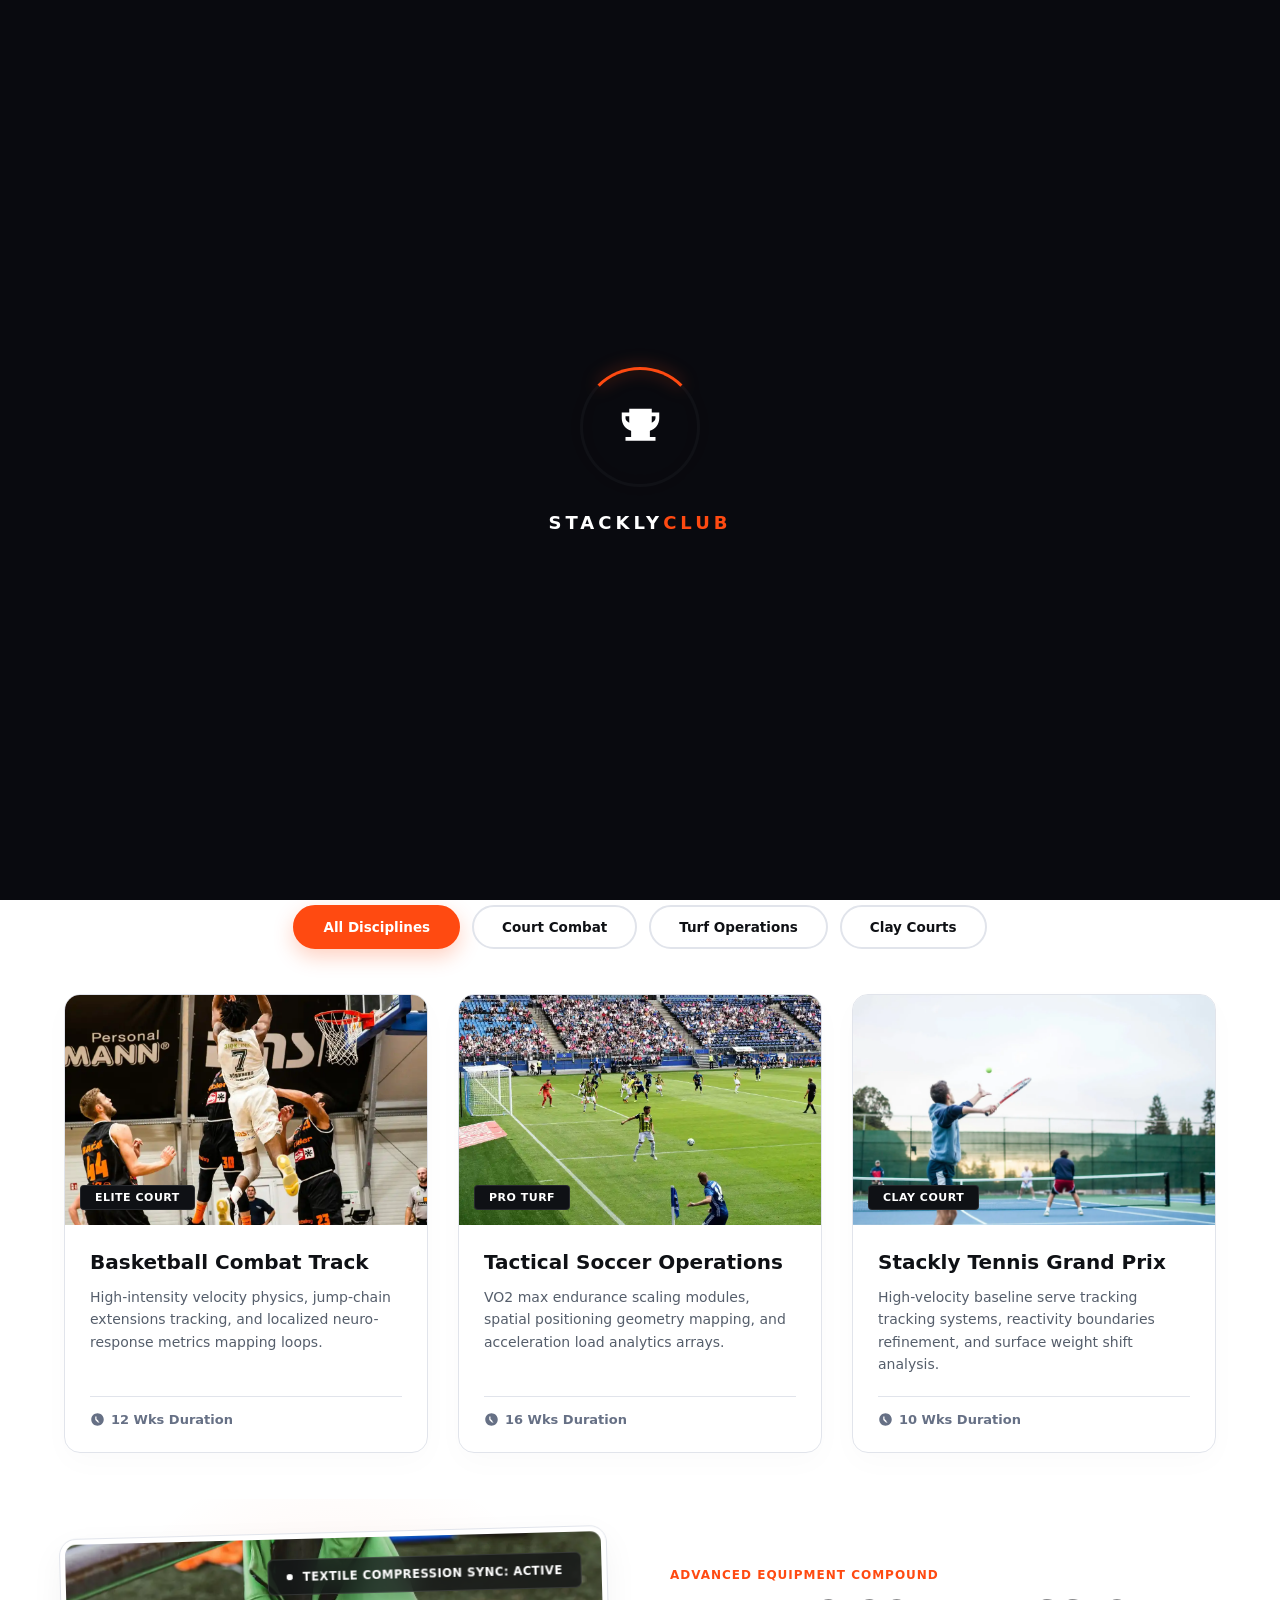
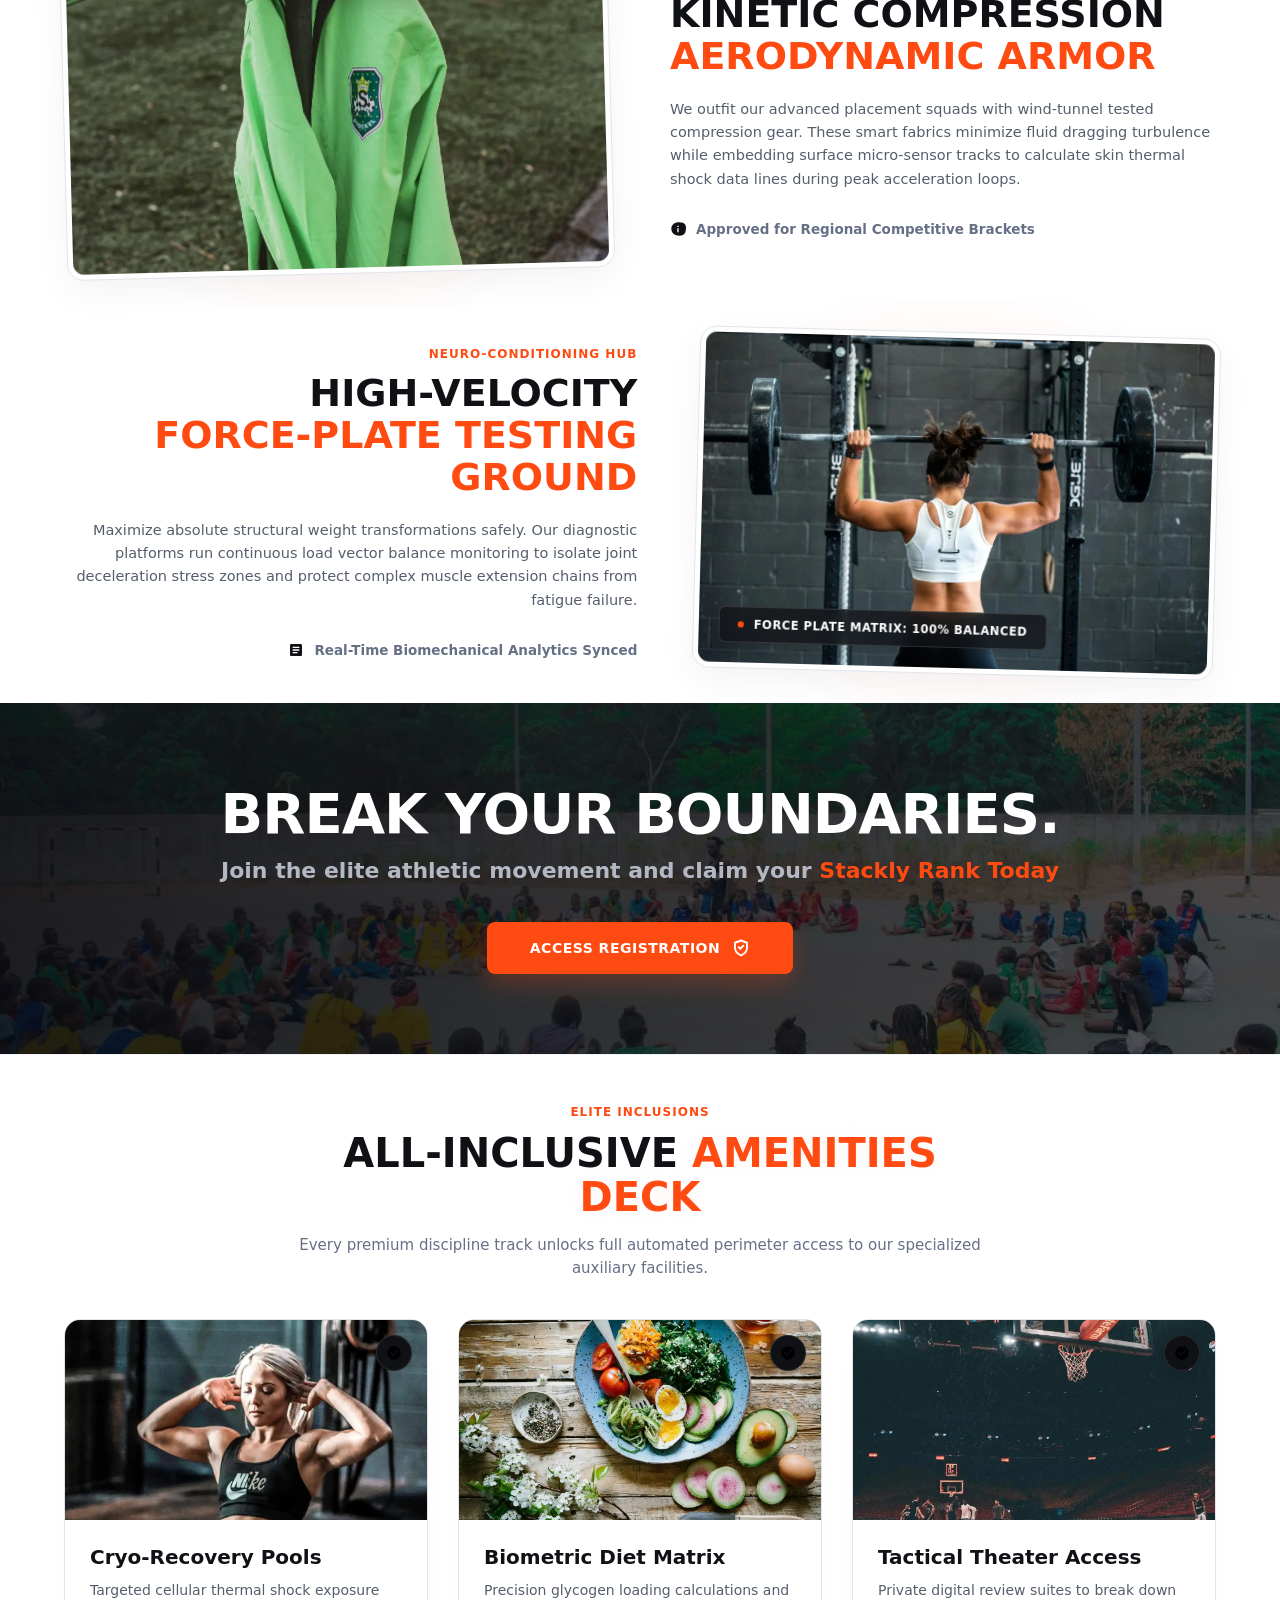
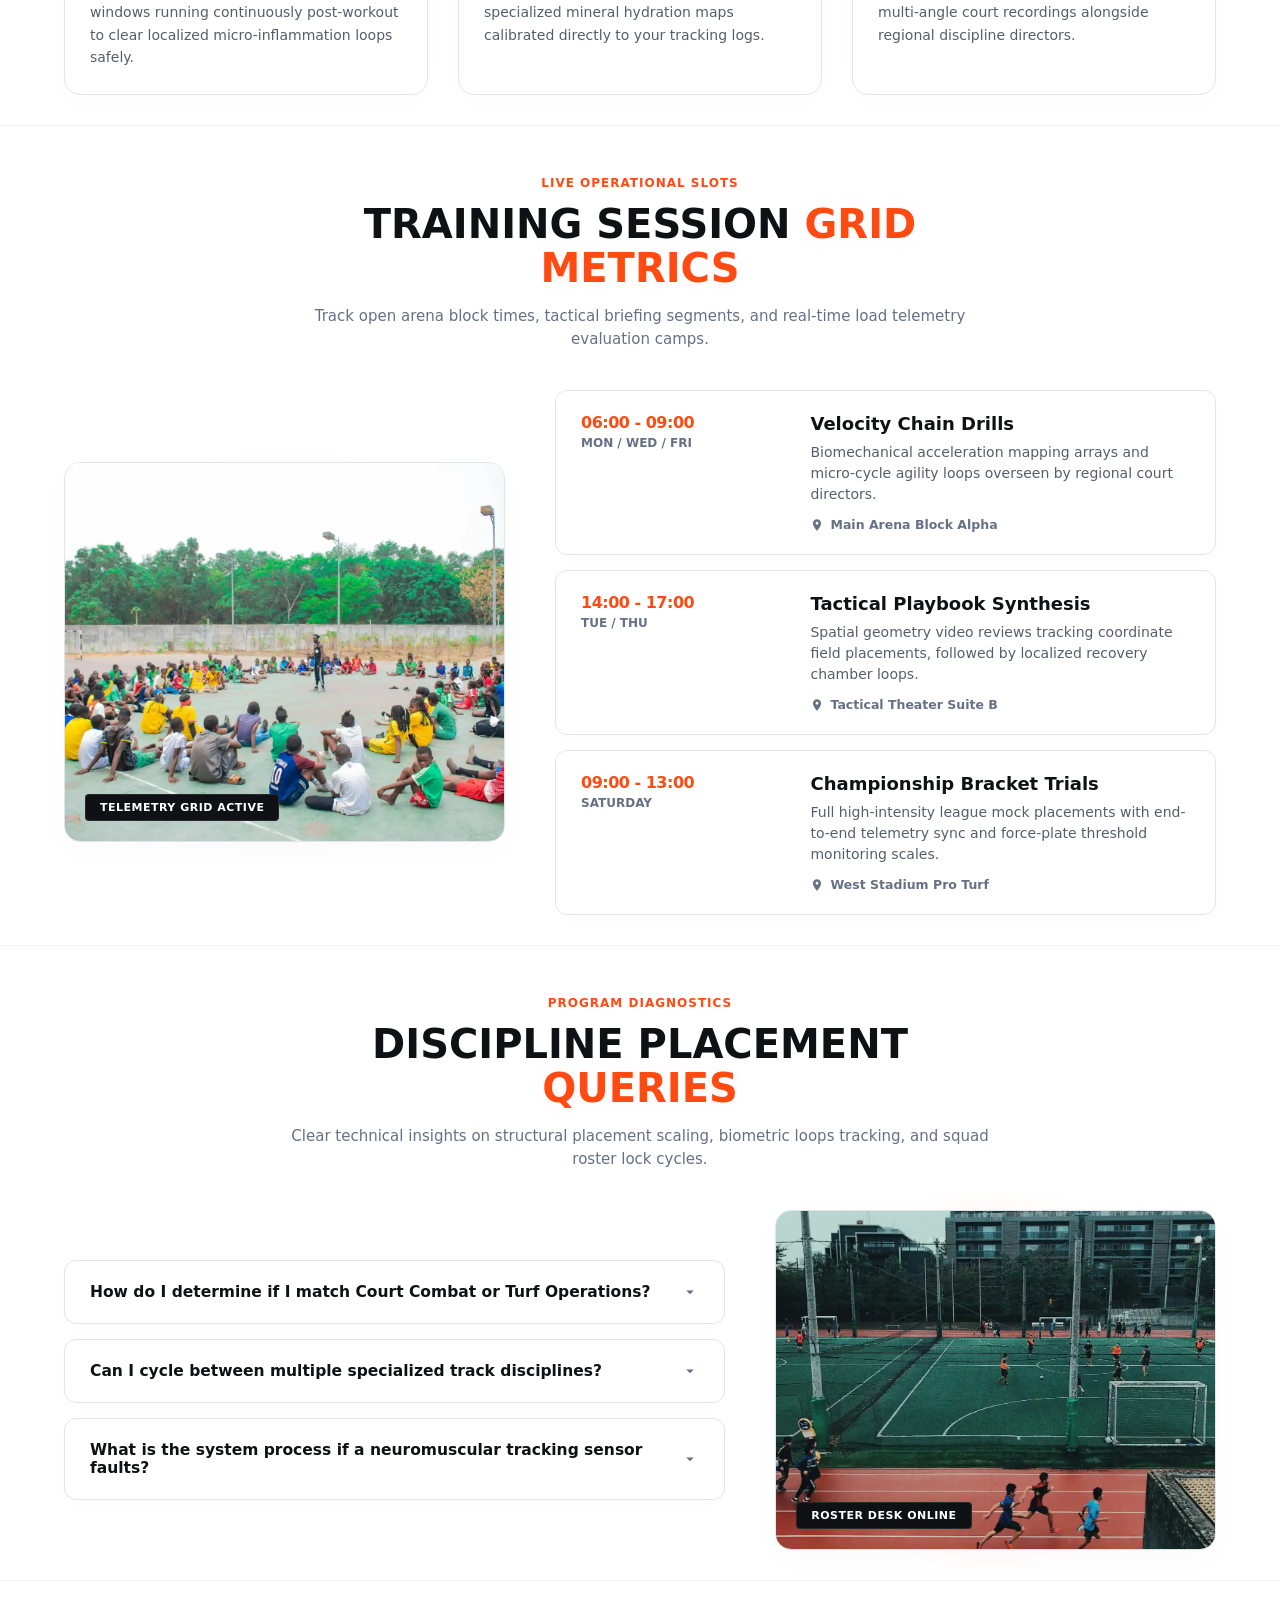
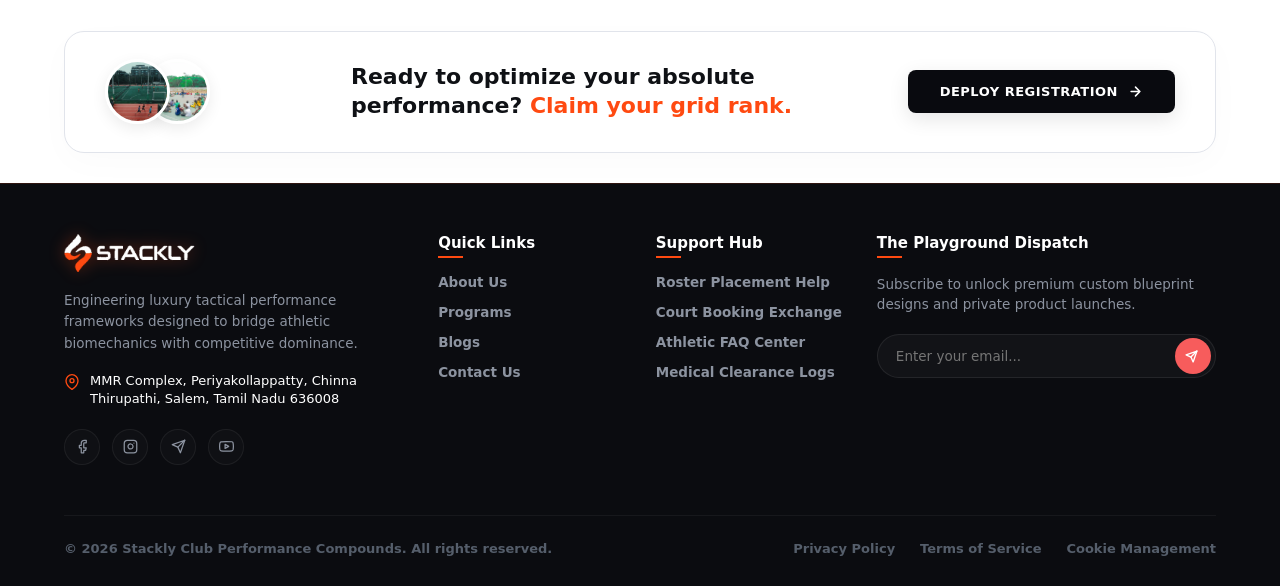
<file: programs.html>
<html lang="en">
<head>
    <meta charset="UTF-8">
    <meta name="viewport" content="width=device-width, initial-scale=1.0">
    <title>Stackly Sports Club | Elite Training</title>
    <link rel="stylesheet" href="style.css">
</head>
<body>

    <div id ="preloader">
        <div class="loader-container">
            <div class="loader-ring"></div>
    <svg class="loader-icon" viewBox="0 0 24 24">
    <path d="M18 2H6v2H2v3c0 3.2 2.1 5.8 5 6.7V17H4v2h16v-2h-3v-3.3c2.9-.9 5-3.5 5-6.7V4h-4V2zM4 7V6h2v3.4C4.8 8.8 4 8 4 7zm16 0c0 1-.8 1.8-2 2.4V6h2v1z"/>
</svg>

        </div>
    <div class="loader-text">Stackly<span>Club</span></div>
    </div>

<script>
    window.addEventListener ('load',()=>{
        const preloader = document.getElementById('preloader');
        setTimeout(() =>{

             preloader.classList.add('preloader-hidden');

        },2500);

    }
    )

</script>

<!-- FLOATING GLASSMORPHIC NAVIGATION ARCHITECTURE -->
<nav class="floating-navbar">
    <div class="nav-container">
        
        <!-- Interactive Brand Logo Wrap -->
        <a href="javascript:void(0)" class="nav-logo" id="logoRefreshBtn" title="Refresh Page">
            <img src="./Assests/sports club logo.webp" alt="Apex Logo" class="logo-img">
       
        </a>

        <!-- Responsive Hamburger Trigger -->
        <button class="menu-toggle" id="mobileMenuBtn" aria-label="Toggle Navigation Menu">
            <span class="hamburger-bar"></span>
            <span class="hamburger-bar"></span>
            <span class="hamburger-bar"></span>
        </button>

        <!-- Navigation Menus & Action Deck -->
        <div class="nav-menu-wrapper" id="navMenuWrapper">
            <ul class="nav-links">
                <li><a href="index.html" class="nav-item ">Home</a></li>
                <li><a href="about.html" class="nav-item ">About Us</a></li>
                <li><a href="programs.html" class="nav-item active">Programs</a></li>
                <li><a href="blogs.html" class="nav-item">Blogs</a></li>
                <li><a href="contact.html" class="nav-item">Contact Us</a></li>
            </ul>
            
            <div class="nav-auth-deck">
                <a href="login.html" class="btn-login">
                    <span>Login</span>
                    <svg viewBox="0 0 24 24" class="auth-icon">
                        <path d="M11 16l-4-4m0 0l4-4m-4 4h14m-5 4v1a3 3 0 01-3 3H6a3 3 0 01-3-3V7a3 3 0 013-3h7a3 3 0 013 3v1" stroke="currentColor" stroke-width="2.5" stroke-linecap="round" stroke-linejoin="round" fill="none"/>
                    </svg>
                </a>
            </div>
        </div>

    </div>
</nav>


<script>
    document.addEventListener('DOMContentLoaded', () => {
        const logoRefreshBtn = document.getElementById('logoRefreshBtn');
        const mobileMenuBtn = document. getElementById ('mobileMenuBtn');
        const navMenusWrapper = document. getElementById ('navMenuWrapper');
        const navItems = document. querySelectorAll('.nav-item');
    
     logoRefreshBtn.addEventListener('click', (e) => {
        e.preventDefault();
        window.location.reload();
         });
    
     mobileMenuBtn.addEventListener('click', () => {
        mobileMenuBtn.classList.toggle('open');
        navMenuWrapper.classList.toggle('mobile-open');
    
     if (navMenuWrapper.classList.contains('mobile-open')) {
            document.body.style.overflow = 'hidden';
        } else {
            document.body.style.overflow = '';
        }
    });
navItems.forEach(item => {
        item.addEventListener('click', () => {
          
            navItems.forEach(el => el.classList.remove('active'));
            
    
            item.classList.add('active');

            if (navMenuWrapper.classList.contains('mobile-open')) {
                mobileMenuBtn.classList.remove('open');
                navMenuWrapper.classList.remove('mobile-open');
                document.body.style.overflow = '';
            }
        });
    });
});
</script>

<!-- ULTRA-MODERN KINETIC COGNITIVE HERO CANVAS -->
<section class="kinetic-hero-engine scroll-reveal-view" id="programs-hero">
    
    <!-- Vector Plasma Core Background Mesh Shaders -->
    <div class="glow-plasma-field"></div>
    <div class="glow-plasma-trail"></div>

    <div class="fluid-canvas-wrapper">
        
        <!-- Left Wing: Typography Combustion Array -->
        <div class="combustion-text-deck">
            <div class="cyber-ticker-pill">
                <span class="pulse-radar-dot"></span>
                <span class="ticker-text-span">SYSTEM METRICS: PHASE ALPHA STACK ACTIVE</span>
            </div>
            
            <h1 class="sculpted-kinetic-title">
                FORGE THE <br>
                <span class="plasma-stroke-text">ABSOLUTE</span> <br>
                <span class="neon-ignited-text">LIMIT.</span>
            </h1>
            
            <p class="fluid-interactive-summary">
                We reject static training constraints. Our infrastructure intersects algorithmic telemetry with human biomechanical thresholds to weaponize raw athletic acceleration profiles.
            </p>
            
            <div class="kinetic-action-cluster">
                <a href="404.html" class="magnetic-trigger-btn">
                    <span>DEPLOY PROFILE</span>
                    <div class="magnetic-glow-bubble"></div>
                </a>
                <a href="404.html" class="ghost-trigger-btn">VIEW BLUEPRINTS</a>
            </div>
        </div>

        <!-- Right Wing: Orbital Liquid Geometric Mask Portfolio Deck -->
        <div class="orbital-graphics-deck" id="parallaxGraphicsDeck">
            
            <!-- Orbit Ring Asset 01: The Outer Target Core Grid -->
            <div class="geometry-orbit-ring ring-outer"></div>
            
            <!-- Orbit Ring Asset 02: The Inner Telemetry Path -->
            <div class="geometry-orbit-ring ring-inner"></div>

            <!-- Kinetic Clipping Image Mask Layer 01 (Deep Field) -->
            <div class="kinetic-liquid-hull hull-alpha layer-depth-low">
                <div class="hull-neon-shroud"></div>
                <img src="./Assests/basketball.webp" alt="Apex Court Combat Academy Drill Tracking" class="kinetic-source-asset">
                <div class="cyber-hud-coordinate">TRK.01 // BASKETBALL</div>
            </div>

            <!-- Kinetic Clipping Image Mask Layer 02 (Foreground Pop Focus) -->
            <div class="kinetic-liquid-hull hull-beta layer-depth-high">
                <div class="hull-neon-shroud"></div>
                <img src="./Assests/soccer.webp" alt="Apex Soccer Telemetry Capacity Field" class="kinetic-source-asset">
                <div class="cyber-hud-coordinate hud-primary">TRK.02 // SOCCER</div>
            </div>
        </div>

    </div>
</section>

<style>
    /* --- HYPER-CREATIVE KINETIC HERO ARCHITECTURE --- */
.kinetic-hero-engine {
    padding: 130px 5% 30px 5%; /* Configured requested 50px Top, 30px Bottom padding track restrictions */
    background-color: #ffffff;
    width: 100%;
    min-height: 95vh;
    display: flex;
    justify-content: center;
    align-items: center;
    overflow: hidden;
    position: relative;
}

/* Vector Plasma Core Background Field Grids */
.glow-plasma-field {
    position: absolute;
    top: -20%;
    right: -10%;
    width: 650px;
    height: 650px;
    background: radial-gradient(circle, rgba(255, 74, 17, 0.08) 0%, transparent 70%);
    filter: blur(40px);
    z-index: 1;
    pointer-events: none;
}

.glow-plasma-trail {
    position: absolute;
    bottom: -30%;
    left: -10%;
    width: 500px;
    height: 500px;
    background: radial-gradient(circle, rgba(15, 17, 21, 0.03) 0%, transparent 65%);
    filter: blur(30px);
    z-index: 1;
    pointer-events: none;
}

.fluid-canvas-wrapper {
    width: 100%;
    max-width: 1300px;
    display: grid;
    grid-template-columns: 1.15fr 0.85fr; /* Creative asymmetric split weighting */
    gap: 40px;
    align-items: center;
    position: relative;
    z-index: 2;
}

/* Left Column Styling: Typography Combustion Core */
.combustion-text-deck {
    display: flex;
    flex-direction: column;
}

.cyber-ticker-pill {
    display: inline-flex;
    align-items: center;
    gap: 10px;
    background: #0f1115;
    padding: 6px 16px;
    border-radius: 4px;
    width: max-content;
    margin-bottom: 25px;
    box-shadow: 0 4px 15px rgba(15, 17, 21, 0.15);
}

.pulse-radar-dot {
    width: 6px;
    height: 6px;
    background-color: #ff4a11; /* Neon Orange system accent */
    border-radius: 50%;
    position: relative;
}

.pulse-radar-dot::after {
    content: '';
    position: absolute;
    top: 0;
    left: 0;
    width: 100%;
    height: 100%;
    border-radius: 50%;
    background-color: #ff4a11;
    animation: radarPing 1.8s infinite ease-out;
}

@keyframes radarPing {
    0% { transform: scale(1); opacity: 1; }
    100% { transform: scale(3.5); opacity: 0; }
}

.ticker-text-span {
    color: #ffffff;
    font-size: 11px;
    font-weight: 800;
    letter-spacing: 1px;
}

.sculpted-kinetic-title {
    font-size: clamp(40px, 6vw, 76px);
    font-weight: 950;
    color: #0f1115;
    line-height: 0.95;
    letter-spacing: -2px;
    margin-bottom: 25px;
    text-transform: uppercase;
}

/* Modern Outline Text Layer Mask */
.plasma-stroke-text {
    color: transparent;
    -webkit-text-stroke: 2px #0f1115;
    transition: all 0.4s ease;
}

.neon-ignited-text {
    color: #ff4a11;
    transition: text-shadow 0.4s ease, transform 0.4s cubic-bezier(0.25, 1, 0.5, 1);
    display: inline-block;
}

/* Micro-hover ignition across title states */
.kinetic-hero-engine:hover .plasma-stroke-text {
    color: #0f1115;
    -webkit-text-stroke: 2px transparent;
}

.kinetic-hero-engine:hover .neon-ignited-text {
    text-shadow: 0 0 30px rgba(255, 74, 17, 0.5), 0 0 60px rgba(255, 74, 17, 0.2);
    transform: translateY(-2px) scale(1.02);
}

.fluid-interactive-summary {
    font-size: clamp(15px, 1.8vw, 18px);
    color: #555e6b;
    line-height: 1.6;
    margin-bottom: 40px;
    max-width: 580px;
    cursor: default;
    transition: color 0.3s ease, transform 0.3s ease;
}

.fluid-interactive-summary:hover {
    color: #0f1115;
    transform: translateX(4px);
}

/* Magnetic Trigger Action Control Deck */
.kinetic-action-cluster {
    display: flex;
    flex-wrap: wrap;
    gap: 20px;
}

.magnetic-trigger-btn {
    position: relative;
    display: inline-flex;
    align-items: center;
    justify-content: center;
    padding: 18px 42px;
    background-color: #0f1115;
    border-radius: 30px; /* Fluid rounded track element geometry */
    color: #ffffff;
    font-weight: 800;
    font-size: 13px;
    letter-spacing: 1px;
    text-decoration: none;
    overflow: hidden;
    z-index: 2;
    box-shadow: 0 10px 30px rgba(15, 17, 21, 0.15);
    transition: transform 0.3s cubic-bezier(0.25, 1, 0.5, 1);
}

.magnetic-glow-bubble {
    position: absolute;
    top: 50%;
    left: 50%;
    transform: translate(-50%, -50%) scale(0);
    width: 150%;
    height: 150%;
    background: radial-gradient(circle, #ff4a11 0%, transparent 70%);
    opacity: 0;
    z-index: -1;
    transition: transform 0.6s cubic-bezier(0.25, 1, 0.5, 1), opacity 0.4s ease;
}

.magnetic-trigger-btn:hover {
    transform: translateY(-4px);
    box-shadow: 0 12px 30px rgba(255, 74, 17, 0.3);
}

.magnetic-trigger-btn:hover .magnetic-glow-bubble {
    transform: translate(-50%, -50%) scale(1);
    opacity: 1;
}

.ghost-trigger-btn {
    display: inline-flex;
    align-items: center;
    justify-content: center;
    padding: 18px 36px;
    background: transparent;
    border: 2px solid #e1e4eb;
    border-radius: 30px;
    color: #0f1115;
    font-weight: 800;
    font-size: 13px;
    letter-spacing: 1px;
    text-decoration: none;
    transition: all 0.3s ease;
}

.ghost-trigger-btn:hover {
    border-color: #0f1115;
    background-color: rgba(15, 17, 21, 0.02);
    transform: translateY(-2px);
}

/* Right Column Styling: Orbital Liquid Geometry Mask Panels Grid */
.orbital-graphics-deck {
    position: relative;
    width: 100%;
    height: 520px;
    display: flex;
    align-items: center;
    justify-content: center;
}

/* Abstract HUD Telemetry Measurement Rings Vector Layers */
.geometry-orbit-ring {
    position: absolute;
    border-radius: 50%;
    border: 1px dashed rgba(15, 17, 21, 0.1);
    pointer-events: none;
    transition: transform 0.7s cubic-bezier(0.25, 1, 0.5, 1);
}

.ring-outer {
    width: 480px;
    height: 480px;
    animation: rotativeClockwise 40s linear infinite;
}

.ring-inner {
    width: 320px;
    height: 320px;
    border: 1px solid rgba(255, 74, 17, 0.15);
    animation: rotativeCounterClockwise 25s linear infinite;
}

@keyframes rotativeClockwise { 100% { transform: rotate(360deg); } }
@keyframes rotativeCounterClockwise { 100% { transform: rotate(-360deg); } }

/* Premium Organic Liquid Blob Morphing Clipping Frames */
.kinetic-liquid-hull {
    position: absolute;
    overflow: hidden;
    box-shadow: 0 20px 50px rgba(0, 0, 0, 0.12);
    transition: transform 0.2s ease-out, border-color 0.4s ease, box-shadow 0.4s ease;
    will-change: transform;
}

.kinetic-source-asset {
    width: 100%;
    height: 100%;
    object-fit: cover;
    scale: 1.1;
    transition: transform 0.6s cubic-bezier(0.25, 1, 0.5, 1);
}

.hull-neon-shroud {
    position: absolute;
    top: 0;
    left: 0;
    width: 100%;
    height: 100%;
    background: radial-gradient(circle at center, rgba(255, 74, 17, 0.25) 0%, transparent 75%);
    opacity: 0;
    z-index: 2;
    pointer-events: none;
    transition: opacity 0.4s ease;
}

/* Layer Shape Assignments */
.hull-alpha {
    width: 340px;
    height: 340px;
    left: 10px;
    top: 30px;
    z-index: 2;
    /* Custom creative asymmetric blob clipping track */
    border-radius: 60% 40% 30% 70% / 60% 30% 70% 40%;
    border: 4px solid #ffffff;
}

.hull-beta {
    width: 260px;
    height: 260px;
    right: -10px;
    bottom: 20px;
    z-index: 3;
    border-radius: 42% 58% 70% 30% / 45% 45% 55% 55%;
    border: 4px solid #ffffff;
    box-shadow: 0 25px 60px rgba(255, 74, 17, 0.15);
}

.cyber-hud-coordinate {
    position: absolute;
    bottom: 25px;
    left: 70px;
    background: #0f1115;
    color: #ffffff;
    padding: 5px 12px;
    font-size: 9.5px;
    font-weight: 800;
    letter-spacing: 1px;
    border-radius: 2px;
    z-index: 4;
}

.cyber-hud-coordinate.hud-primary {
    background-color: #ff4a11;
}

/* Hover Reactions for Liquid Blob Components */
.kinetic-liquid-hull:hover {
    z-index: 5;
    border-color: #ff4a11;
    box-shadow: 0 30px 65px rgba(0, 0, 0, 0.18), 0 0 30px rgba(255, 74, 17, 0.3);
}

.kinetic-liquid-hull:hover .kinetic-source-asset {
    transform: scale(1.08) rotate(2deg);
}

.kinetic-liquid-hull:hover .hull-neon-shroud {
    opacity: 1;
}

/* Parallax Dynamic Translation Anchors */
.layer-depth-low {
    transform: translate(calc(var(--mx, 0) * -15px), calc(var(--my, 0) * -15px));
}

.layer-depth-high {
    transform: translate(calc(var(--mx, 0) * 25px), calc(var(--my, 0) * 25px));
}

/* Master Interactive Graphics Activation Chain Hook during Page Hover states */
.orbital-graphics-deck:hover .ring-outer { transform: scale(1.03); }
.orbital-graphics-deck:hover .ring-inner { transform: scale(0.97); border-style: solid; }

/* --- ADAPTIVE PORTAL RESPONSIVENESS OVERLAYS --- */
@media (max-width: 992px) {
    .kinetic-hero-engine { padding-top: 100px; }
    .fluid-canvas-wrapper { grid-template-columns: 1fr; gap: 50px; text-align: center; }
    .cyber-ticker-pill, .fluid-interactive-summary { margin-left: auto; margin-right: auto; }
    .kinetic-action-cluster { justify-content: center; }
    .orbital-graphics-deck { height: 420px; max-width: 520px; margin: 0 auto; }
    .hull-alpha { width: 280px; height: 280px; top: 10px; }
    .hull-beta { width: 210px; height: 210px; bottom: 10px; }
    .ring-outer { width: 380px; height: 380px; }
    .ring-inner { width: 260px; height: 260px; }
}

@media (max-width: 480px) {
    .orbital-graphics-deck { height: 320px; }
    .hull-alpha { width: 220px; height: 220px; }
    .hull-beta { width: 170px; height: 170px; }
    .ring-outer, .ring-inner { display: none; } /* Clear asset noise loop on micro layouts */
}

/* ===========================================================
   HERO SECTION - RESPONSIVE ADDON
   =========================================================== */

/* ---------- Large Tablets ---------- */
@media (max-width:1024px){

    .kinetic-hero-engine{
        padding:110px 30px 50px;
        min-height:auto;
    }

    .fluid-canvas-wrapper{
        grid-template-columns:1fr;
        gap:60px;
    }

    .combustion-text-deck{
        text-align:center;
        align-items:center;
    }

    .fluid-interactive-summary{
        max-width:650px;
    }

    .kinetic-action-cluster{
        justify-content:center;
    }

    .orbital-graphics-deck{
        width:100%;
        max-width:520px;
        height:430px;
        margin:auto;
    }

    .ring-outer{
        width:360px;
        height:360px;
    }

    .ring-inner{
        width:250px;
        height:250px;
    }

    .hull-alpha{
        width:260px;
        height:260px;
        left:20px;
        top:25px;
    }

    .hull-beta{
        width:210px;
        height:210px;
        right:20px;
        bottom:20px;
    }

    .cyber-hud-coordinate{
        left:50%;
        transform:translateX(-50%);
        bottom:15px;
        white-space:nowrap;
    }

}


/* ---------- Tablets ---------- */
@media (max-width:768px){

    .kinetic-hero-engine{
        padding:95px 20px 45px;
    }

    .sculpted-kinetic-title{
        font-size:52px;
        line-height:1;
    }

    .fluid-interactive-summary{
        font-size:16px;
    }

    .kinetic-action-cluster{
        width:100%;
        gap:15px;
        flex-direction:column;
    }

    .magnetic-trigger-btn,
    .ghost-trigger-btn{
        width:100%;
        max-width:340px;
    }

    .orbital-graphics-deck{
        height:360px;
        max-width:360px;
    }

    .ring-outer{
        width:300px;
        height:300px;
    }

    .ring-inner{
        width:210px;
        height:210px;
    }

    .hull-alpha{
        width:220px;
        height:220px;
        left:0;
        top:15px;
    }

    .hull-beta{
        width:170px;
        height:170px;
        right:0;
        bottom:10px;
    }

    .cyber-hud-coordinate{
        font-size:8px;
        padding:4px 10px;
    }

}


/* ---------- Mobile ---------- */
@media (max-width:576px){

    .kinetic-hero-engine{
        padding:90px 18px 40px;
    }

    .cyber-ticker-pill{
        width:100%;
        justify-content:center;
    }

    .ticker-text-span{
        font-size:10px;
        text-align:center;
    }

    .sculpted-kinetic-title{
        font-size:38px;
        letter-spacing:-1px;
    }

    .fluid-interactive-summary{
        font-size:15px;
        line-height:1.7;
    }

    .orbital-graphics-deck{
        height:300px;
        max-width:300px;
    }

    .ring-outer{
        width:240px;
        height:240px;
    }

    .ring-inner{
        width:170px;
        height:170px;
    }

    .hull-alpha{
        width:180px;
        height:180px;
        left:10px;
        top:10px;
        border-width:3px;
    }

    .hull-beta{
        width:140px;
        height:140px;
        right:10px;
        bottom:10px;
        border-width:3px;
    }

    .cyber-hud-coordinate{
        display:none;
    }

}


/* ---------- Small Phones ---------- */
@media (max-width:380px){

    .sculpted-kinetic-title{
        font-size:32px;
    }

    .fluid-interactive-summary{
        font-size:14px;
    }

    .orbital-graphics-deck{
        height:260px;
        max-width:260px;
    }

    .ring-outer,
    .ring-inner{
        display:none;
    }

    .hull-alpha{
        width:155px;
        height:155px;
    }

    .hull-beta{
        width:120px;
        height:120px;
    }

    .magnetic-trigger-btn,
    .ghost-trigger-btn{
        padding:15px 20px;
        font-size:12px;
    }

}

</style>

<script>
    // --- COGNITIVE PARALLAX FLOW ROTATION RUNTIME ---
document.addEventListener('DOMContentLoaded', () => {
    const parallaxContainer = document.getElementById('parallaxGraphicsDeck');
    
    if (parallaxContainer && window.innerWidth > 992) {
        window.addEventListener('mousemove', (event) => {
            // Compute coordinate metrics relative to screen canvas center thresholds
            const viewportWidth = window.innerWidth;
            const viewportHeight = window.innerHeight;
            
            const cursorX = (event.clientX - viewportWidth / 2) / (viewportWidth / 2);
            const cursorY = (event.clientY - viewportHeight / 2) / (viewportHeight / 2);
            
            // Map raw values straight onto hardware accelerated CSS custom variables
            parallaxContainer.style.setProperty('--mx', cursorX.toFixed(3));
            parallaxContainer.style.setProperty('--my', cursorY.toFixed(3));
        });
    }
});

</script>

<!-- INTUITIONAL DYNAMIC PROGRAMS TRACK FILTER BLOCK -->
<section class="programs-deck-section scroll-reveal-view" id="disciplines-catalog">
    
    <!-- Filter Interaction Selector Strip Bar -->
    <div class="filter-controls-strip">
        <button class="filter-pill-btn active" onclick="executeProgramFilter(this, 'all')">All Disciplines</button>
        <button class="filter-pill-btn" onclick="executeProgramFilter(this, 'court')">Court Combat</button>
        <button class="filter-pill-btn" onclick="executeProgramFilter(this, 'turf')">Turf Operations</button>
        <button class="filter-pill-btn" onclick="executeProgramFilter(this, 'clay')">Clay Courts</button>
    </div>

    <!-- Programs Grid Dashboard Container -->
    <div class="programs-fluid-grid" id="programsGridContainer">
        
        <!-- Program 01: Basketball -->
        <div class="program-showcase-card filter-target-node" data-category="court">
            <div class="program-media-wrapper">
                <div class="program-neon-halo"></div>
                <img src="./Assests/basketball league.webp" alt="Advanced basketball jump biomechanics optimization tracking" class="program-card-img">
                <div class="program-floating-badge">Elite Court</div>
            </div>
            <div class="program-body-deck">
                <h3>Basketball Combat Track</h3>
                <p class="program-interactive-caption">High-intensity velocity physics, jump-chain extensions tracking, and localized neuro-response metrics mapping loops.</p>
                <div class="program-meta-footer">
                    <span class="meta-metric-span">
                        <svg viewBox="0 0 24 24" class="meta-svg-vector"><path d="M11.99 2C6.47 2 2 6.48 2 12s4.47 10 9.99 10C17.52 22 22 17.52 22 12S17.52 2 11.99 2zm3.3 14.3c-.4.4-.9.6-1.5.6c-.6 0-1.1-.2-1.5-.6l-3.3-3.3c-.4-.4-.6-.9-.6-1.5V7h2v4.1l2.9 2.9c.4.4.4 1 0 1.3z"/></svg>
                        12 Wks Duration
                    </span>
                </div>
            </div>
        </div>

        <!-- Program 02: Soccer -->
        <div class="program-showcase-card filter-target-node" data-category="turf">
            <div class="program-media-wrapper">
                <div class="program-neon-halo"></div>
                <img src="./Assests/soccer league.webp" alt="Pro soccer passing geometry endurance telemetry grid" class="program-card-img">
                <div class="program-floating-badge">Pro Turf</div>
            </div>
            <div class="program-body-deck">
                <h3>Tactical Soccer Operations</h3>
                <p class="program-interactive-caption">VO2 max endurance scaling modules, spatial positioning geometry mapping, and acceleration load analytics arrays.</p>
                <div class="program-meta-footer">
                    <span class="meta-metric-span">
                        <svg viewBox="0 0 24 24" class="meta-svg-vector"><path d="M11.99 2C6.47 2 2 6.48 2 12s4.47 10 9.99 10C17.52 22 22 17.52 22 12S17.52 2 11.99 2zm3.3 14.3c-.4.4-.9.6-1.5.6c-.6 0-1.1-.2-1.5-.6l-3.3-3.3c-.4-.4-.6-.9-.6-1.5V7h2v4.1l2.9 2.9c.4.4.4 1 0 1.3z"/></svg>
                        16 Wks Duration
                    </span>
                </div>
            </div>
        </div>

        <!-- Program 03: Tennis -->
        <div class="program-showcase-card filter-target-node" data-category="clay">
            <div class="program-media-wrapper">
                <div class="program-neon-halo"></div>
                <img src="./Assests/tennis match.webp" alt="High speed clay court tennis velocity serve analysis tracking" class="program-card-img">
                <div class="program-floating-badge">Clay Court</div>
            </div>
            <div class="program-body-deck">
                <h3>Stackly Tennis Grand Prix</h3>
                <p class="program-interactive-caption">High-velocity baseline serve tracking tracking systems, reactivity boundaries refinement, and surface weight shift analysis.</p>
                <div class="program-meta-footer">
                    <span class="meta-metric-span">
                        <svg viewBox="0 0 24 24" class="meta-svg-vector"><path d="M11.99 2C6.47 2 2 6.48 2 12s4.47 10 9.99 10C17.52 22 22 17.52 22 12S17.52 2 11.99 2zm3.3 14.3c-.4.4-.9.6-1.5.6c-.6 0-1.1-.2-1.5-.6l-3.3-3.3c-.4-.4-.6-.9-.6-1.5V7h2v4.1l2.9 2.9c.4.4.4 1 0 1.3z"/></svg>
                        10 Wks Duration
                    </span>
                </div>
            </div>
        </div>

    </div>
</section>

<style>
    /* --- COMPACT PROGRAMS DECK SYSTEM --- */
.programs-deck-section {
    padding: 50px 5% 30px 5%; /* Configured requested 50px Top, 30px Bottom padding tracking limits */
    background-color: #ffffff;
    width: 100%;
    display: flex;
    flex-direction: column;
    align-items: center;
    overflow: hidden;
}

/* Category Filter Control Bar Layout */
.filter-controls-strip {
    display: flex;
    justify-content: center;
    flex-wrap: wrap;
    gap: 12px;
    margin-bottom: 45px;
    width: 100%;
    max-width: 800px;
}

.filter-pill-btn {
    padding: 12px 28px;
    background: transparent;
    border: 2px solid #e1e4eb;
    color: #0f1115;
    border-radius: 30px; /* Fluid rounded custom aesthetic button tracking */
    font-size: 13.5px;
    font-weight: 700;
    cursor: pointer;
    transition: all 0.3s cubic-bezier(0.25, 1, 0.5, 1);
}

.filter-pill-btn:hover, .filter-pill-btn.active {
    background-color: #0f1115;
    color: #ffffff;
    border-color: #0f1115;
    box-shadow: 0 8px 20px rgba(15, 17, 21, 0.12);
}

.filter-pill-btn.active {
    background-color: #ff4a11; /* Highlight active system variable button with primary color */
    border-color: #ff4a11;
    box-shadow: 0 8px 20px rgba(255, 74, 17, 0.25);
}

/* Fluid Responsive Catalog Grid */
.programs-fluid-grid {
    display: grid;
    grid-template-columns: repeat(auto-fit, minmax(310px, 1fr));
    gap: 30px;
    width: 100%;
    max-width: 1300px;
}

/* Showcase Program Card Structures */
.program-showcase-card {
    background: #ffffff;
    border-radius: 16px;
    overflow: hidden;
    border: 1px solid #e1e4eb;
    box-shadow: 0 10px 30px rgba(0, 0, 0, 0.02);
    display: flex;
    flex-direction: column;
    opacity: 1;
    transform: scale(1);
    transition: transform 0.4s cubic-bezier(0.25, 1, 0.5, 1), 
                opacity 0.4s ease, 
                border-color 0.4s ease, 
                box-shadow 0.4s ease;
    will-change: transform, opacity, box-shadow;
}

/* Structural hide rule set applied directly via JavaScript filter engine hooks */
.program-showcase-card.hide-node {
    opacity: 0;
    transform: scale(0.92);
    pointer-events: none;
    position: absolute; /* Pulls from document flow so layout adapts seamlessly */
    visibility: hidden;
}

.program-media-wrapper {
    position: relative;
    height: 230px;
    overflow: hidden;
    background-color: #f8f9fa;
}

.program-card-img {
    width: 100%;
    height: 100%;
    object-fit: cover;
    transition: transform 0.6s cubic-bezier(0.25, 1, 0.5, 1);
}

/* Vector Halo Glow Shaders Overlay */
.program-neon-halo {
    position: absolute;
    top: 0;
    left: 0;
    width: 100%;
    height: 100%;
    background: radial-gradient(circle at center, rgba(255, 74, 17, 0.22) 0%, transparent 75%);
    opacity: 0;
    z-index: 2;
    pointer-events: none;
    transition: opacity 0.4s ease;
}

.program-floating-badge {
    position: absolute;
    bottom: 15px;
    left: 15px;
    background: #0f1115;
    color: #ffffff;
    padding: 5px 14px;
    font-size: 11px;
    font-weight: 700;
    text-transform: uppercase;
    letter-spacing: 0.5px;
    border-radius: 4px;
    z-index: 3;
    border: 1px solid rgba(255, 255, 255, 0.1);
}

/* Hover Dynamics for Showcase Cards */
.program-showcase-card:hover {
    transform: translateY(-6px);
    border-color: #ff4a11;
    box-shadow: 0 15px 40px rgba(0, 0, 0, 0.06), 0 0 25px rgba(255, 74, 17, 0.1);
}

.program-showcase-card:hover .program-card-img {
    transform: scale(1.05);
}

.program-showcase-card:hover .program-neon-halo {
    opacity: 1;
}

/* Inside Card Content Details Typography Block */
.program-body-deck {
    padding: 25px;
    display: flex;
    flex-direction: column;
    flex-grow: 1;
}

.program-body-deck h3 {
    font-size: 20px;
    color: #0f1115;
    margin-bottom: 12px;
    font-weight: 800;
    transition: color 0.3s ease;
}

.program-showcase-card:hover .program-body-deck h3 {
    color: #ff4a11;
}

.program-interactive-caption {
    font-size: 14px;
    color: #555e6b;
    line-height: 1.6;
    margin-bottom: 20px;
    cursor: default;
    display: inline-block;
    transition: color 0.4s ease, text-shadow 0.4s ease, transform 0.4s cubic-bezier(0.25, 1, 0.5, 1);
    will-change: transform, text-shadow;
}

.program-showcase-card:hover .program-interactive-caption {
    color: #0f1115;
    transform: scale(1.015);
    text-shadow: 0 0 12px rgba(255, 74, 17, 0.12);
}

/* Card Metadata Alignment Footer */
.program-meta-footer {
    border-top: 1px solid #e1e4eb;
    padding-top: 15px;
    margin-top: auto;
    display: flex;
    align-items: center;
}

.meta-metric-span {
    font-size: 13px;
    color: #667085;
    font-weight: 600;
    display: inline-flex;
    align-items: center;
    gap: 6px;
}

.meta-svg-vector {
    width: 15px;
    height: 15px;
    fill: #667085;
    transition: fill 0.3s ease;
}

.program-showcase-card:hover .meta-svg-vector {
    fill: #ff4a11;
}

</style>

<script>
    // --- COMPACT SPORTS CLASSIFICATION ROUTINE ENGINE ---
function executeProgramFilter(buttonElement, targetCategoryKey) {
    // 1. Re-index active layout highlight styling structures on button row anchors
    const siblingButtonsList = buttonElement.parentElement.querySelectorAll('.filter-pill-btn');
    siblingButtonsList.forEach(btn => btn.classList.remove('active'));
    buttonElement.classList.add('active');

    // 2. Scan catalog target card components for categorization match sequences
    const catalogCardsArray = document.querySelectorAll('.filter-target-node');
    
    catalogCardsArray.forEach(cardNode => {
        const cardCategoryVal = cardNode.getAttribute('data-category');

        if (targetCategoryKey === 'all' || cardCategoryVal === targetCategoryKey) {
            // Unmask structural visibility mapping classes cleanly
            cardNode.classList.remove('hide-node');
        } else {
            // Mask item container layout nodes matching alternative key traces
            cardNode.classList.add('hide-node');
        }
    });
}

</script>

<!-- SYSTEM RESPONSIVE GEAR & DRILL COMPOUND INSIGHTS -->
<section class="camp-insights-section scroll-reveal-view" id="gear-insights">
    <div class="insights-master-container">
        
        <!-- Row Block 01: Biometric Performance Apparel (Image Left, Content Right) -->
        <div class="insight-asymmetric-row">
            
            <div class="insight-graphic-deck">
                <div class="insight-mesh-glow"></div>
                <div class="insight-img-hull border-glow-orange">
                    <div class="insight-neon-shroud"></div>
                    <img src="./Assests/jersey.webp" alt="Apex premium specialized compression athletic armor textiles" class="insight-source-asset">
                    
                    <!-- Glassmorphic HUD overlay tracker cell -->
                    <div class="glass-hud-overlay-card position-top-right">
                        <span class="hud-pulse-node"></span>
                        <p>Textile Compression Sync: Active</p>
                    </div>
                </div>
            </div>

            <div class="insight-text-deck">
                <span class="insight-mini-badge">Advanced Equipment Compound</span>
                <h3 class="insight-row-title">Kinetic Compression <br><span>Aerodynamic Armor</span></h3>
                <p class="insight-interactive-body">
                    We outfit our advanced placement squads with wind-tunnel tested compression gear. These smart fabrics minimize fluid dragging turbulence while embedding surface micro-sensor tracks to calculate skin thermal shock data lines during peak acceleration loops.
                </p>
                <div class="insight-vector-tag">
                    <svg viewBox="0 0 24 24" class="tag-vector-svg"><path d="M12 2C6.48 2 2 6.48 2 12s4.48 10 12 10 10-4.48 10-12S17.52 2 12 2zm1 15h-2v-6h2v6zm0-8h-2V7h2v2z"/></svg>
                    <span>Approved for Regional Competitive Brackets</span>
                </div>
            </div>

        </div>

        <!-- Row Block 02: High-Velocity Training Labs (Content Left, Image Right) -->
        <div class="insight-asymmetric-row layout-flipped">
            
            <div class="insight-graphic-deck">
                <div class="insight-mesh-glow"></div>
                <div class="insight-img-hull border-glow-dark">
                    <div class="insight-neon-shroud"></div>
                    <img src="./Assests/weight structure.webp" alt="Inside view of high velocity weight training telemetry array platforms" class="insight-source-asset">
                    
                    <div class="glass-hud-overlay-card position-bottom-left">
                        <span class="hud-pulse-node radar-glow-orange"></span>
                        <p>Force Plate Matrix: 100% Balanced</p>
                    </div>
                </div>
            </div>

            <div class="insight-text-deck text-align-right">
                <span class="insight-mini-badge">Neuro-Conditioning Hub</span>
                <h3 class="insight-row-title">High-Velocity <br><span>Force-Plate Testing Ground</span></h3>
                <p class="insight-interactive-body">
                    Maximize absolute structural weight transformations safely. Our diagnostic platforms run continuous load vector balance monitoring to isolate joint deceleration stress zones and protect complex muscle extension chains from fatigue failure.
                </p>
                <div class="insight-vector-tag align-right-row">
                    <svg viewBox="0 0 24 24" class="tag-vector-svg"><path d="M19 3H5c-1.1 0-2 .9-2 2v14c0 1.1.9 2 2 2h14c1.1 0 2-.9 2-2V5c0-1.1-.9-2-2-2zm-5 14H7v-2h7v2zm3-4H7v-2h10v2zm0-4H7V7h10v2z"/></svg>
                    <span>Real-Time Biomechanical Analytics Synced</span>
                </div>
            </div>

        </div>

    </div>
</section>

<style>
    /* --- COMPACT CAMPAIGN INSIGHTS LAYOUT DECK --- */
.camp-insights-section {
    padding: 50px 5% 30px 5%; /* Exact requested 50px Top, 30px Bottom compression track bounds */
    background-color: #ffffff; /* Smooth alignment with pure clean white canvas background */
    width: 100%;
    display: flex;
    justify-content: center;
    overflow: hidden;
}

.insights-master-container {
    width: 100%;
    max-width: 1300px;
    display: flex;
    flex-direction: column;
    gap: 60px; /* Controlled vertical row item gap architecture */
}

/* Asymmetric Dual Column Row Configurations */
/* --- FIXED ASYMMETRIC MULTI-COLUMN FLOW --- */
.insight-asymmetric-row {
    display: grid;
    /* Explicitly dictates 2 balanced horizontal columns side-by-side */
    grid-template-columns: 1fr 1fr; 
    gap: 60px;
    align-items: center; /* Centers text and image vertically relative to each other */
    width: 100%;
}

/* Forces layout arrays to maintain strict item order variables */
.insight-graphic-deck, 
.insight-text-deck {
    width: 100%;
    display: flex;
    flex-direction: column;
}

/* Clear all column displacement overrides that may break normal layouts */
.insight-asymmetric-row.layout-flipped {
    grid-template-columns: 1fr 1fr;
    gap: 60px;
}

.insight-asymmetric-row.layout-flipped .insight-graphic-deck {
    grid-column: 2; /* Locks the image box cleanly on the right horizon */
}

.insight-asymmetric-row.layout-flipped .insight-text-deck {
    grid-column: 1; /* Locks the description block cleanly on the left horizon */
    grid-row: 1;    /* Keeps the row synchronized on the same baseline plane */
}

/* --- ADAPTIVE TRANSITION VIEWPORT BREAKPOINTS --- */
@media (max-width: 992px) {
    .insight-asymmetric-row, 
    .insight-asymmetric-row.layout-flipped {
        /* Stacks elements smoothly ONLY on mobile and tablet screen widths */
        grid-template-columns: 1fr !important;
        gap: 35px;
        text-align: center;
    }

    .insight-asymmetric-row.layout-flipped .insight-graphic-deck,
    .insight-asymmetric-row.layout-flipped .insight-text-deck {
        grid-column: auto !important;
        grid-row: auto !important;
    }
}


/* Flips text reading sequences natively on desktop screens */
.insight-asymmetric-row.layout-flipped {
    grid-template-columns: 1.05fr 0.95fr;
}

.insight-asymmetric-row.layout-flipped .insight-graphic-deck {
    grid-column: 2; /* Displaces graphic module box to the right horizon */
}

.insight-asymmetric-row.layout-flipped .insight-text-deck {
    grid-column: 1; /* Displaces text deck module box to the left horizon */
}

/* Graphics Core Frame Assembly */
.insight-graphic-deck {
    position: relative;
    width: 100%;
    height: 340px;
    display: flex;
    align-items: center;
    justify-content: center;
}

.insight-mesh-glow {
    position: absolute;
    width: 120%;
    height: 120%;
    background: radial-gradient(circle at center, rgba(255, 74, 17, 0.08) 0%, transparent 65%);
    pointer-events: none;
    z-index: 1;
}

.insight-img-hull {
    position: relative;
    width: 100%;
    height: 100%;
    border-radius: 16px;
    overflow: hidden;
    border: 5px solid #ffffff;
    outline: 1px solid #e1e4eb;
    box-shadow: 0 12px 35px rgba(0, 0, 0, 0.05);
    z-index: 2;
    transition: transform 0.5s cubic-bezier(0.25, 1, 0.5, 1), 
                border-color 0.4s ease, 
                box-shadow 0.4s ease;
    will-change: transform, box-shadow;
}

.border-glow-orange { transform: rotate(-1.5deg); }
.border-glow-dark { transform: rotate(1.5deg); }

.insight-source-asset {
    width: 100%;
    height: 100%;
    object-fit: cover;
    transition: transform 0.6s cubic-bezier(0.25, 1, 0.5, 1);
}

.insight-neon-shroud {
    position: absolute;
    top: 0;
    left: 0;
    width: 100%;
    height: 100%;
    background: radial-gradient(circle at center, rgba(255, 74, 17, 0.18) 0%, transparent 85%);
    opacity: 0;
    z-index: 3;
    pointer-events: none;
    transition: opacity 0.4s ease;
}

/* Glassmorphic Live HUD Tracker Badge Modules */
.glass-hud-overlay-card {
    position: absolute;
    background: rgba(15, 17, 21, 0.75);
    backdrop-filter: blur(12px);
    -webkit-backdrop-filter: blur(12px);
    border: 1px solid rgba(255, 255, 255, 0.12);
    padding: 10px 18px;
    border-radius: 6px;
    display: flex;
    align-items: center;
    gap: 10px;
    z-index: 4;
    box-shadow: 0 8px 25px rgba(0, 0, 0, 0.2);
    transition: transform 0.4s ease, border-color 0.3s ease;
}

.position-top-right { top: 20px; right: 20px; }
.position-bottom-left { bottom: 20px; left: 20px; }

.hud-pulse-node {
    width: 6px;
    height: 6px;
    background-color: #ffffff;
    border-radius: 50%;
    position: relative;
}

.hud-pulse-node::after {
    content: '';
    position: absolute;
    top: 0;
    left: 0;
    width: 100%;
    height: 100%;
    border-radius: 50%;
    background-color: inherit;
    animation: pulseMarker 1.6s infinite ease-out;
}

.radar-glow-orange { background-color: #ff4a11; }

@keyframes pulseMarker {
    0% { transform: scale(1); opacity: 1; }
    100% { transform: scale(3.5); opacity: 0; }
}

.glass-hud-overlay-card p {
    color: #ffffff;
    font-size: 11.5px;
    font-weight: 700;
    letter-spacing: 0.5px;
    text-transform: uppercase;
}

/* Graphic Container Level Interactive Hover Activations */
.insight-img-hull:hover {
    border-color: #ff4a11;
    box-shadow: 0 18px 45px rgba(0, 0, 0, 0.1), 0 0 25px rgba(255, 74, 17, 0.18);
}

.insight-img-hull:hover .insight-source-asset { transform: scale(1.04); }
.insight-img-hull:hover .insight-neon-shroud { opacity: 1; }

.insight-img-hull:hover .glass-hud-overlay-card {
    border-color: #ff4a11;
    transform: scale(1.02);
}

.border-glow-orange:hover { transform: scale(1.01) rotate(0deg) translateY(-3px); }
.border-glow-dark:hover { transform: scale(1.01) rotate(0deg) translateY(-3px); }

/* Right Grid Column Content Typography Styling */
.insight-text-deck {
    display: flex;
    flex-direction: column;
}

.text-align-right {
    text-align: right;
}

.insight-mini-badge {
    color: #ff4a11;
    font-size: 12px;
    font-weight: 700;
    text-transform: uppercase;
    letter-spacing: 1px;
    margin-bottom: 12px;
}

.insight-row-title {
    font-size: clamp(26px, 3.8vw, 38px);
    font-weight: 900;
    color: #0f1115;
    text-transform: uppercase;
    line-height: 1.1;
    margin-bottom: 20px;
}

.insight-row-title span {
    color: #ff4a11;
    transition: text-shadow 0.4s ease;
}

.camp-insights-section:hover .insight-row-title span {
    text-shadow: 0 0 20px rgba(255, 74, 17, 0.3);
}

.insight-interactive-body {
    font-size: 14.5px;
    color: #555e6b;
    line-height: 1.6;
    margin-bottom: 30px;
    max-width: 580px;
    cursor: default;
    display: inline-block;
    transition: color 0.4s ease, text-shadow 0.4s ease, transform 0.4s ease;
    will-change: transform, text-shadow;
}

.text-align-right .insight-interactive-body {
    margin-left: auto; /* Aligns left margin constraint bounding lines correctly */
}

.insight-interactive-body:hover {
    color: #0f1115;
    transform: scale(1.01);
    text-shadow: 0 0 12px rgba(255, 74, 17, 0.12);
}

/* Bottom Metadata Link Rows */
.insight-vector-tag {
    display: flex;
    align-items: center;
    gap: 10px;
    font-size: 13.5px;
    color: #667085;
    font-weight: 700;
}

.align-right-row {
    justify-content: flex-end;
}

.tag-vector-svg {
    width: 16px;
    height: 16px;
    fill: #0f1115;
    transition: fill 0.3s ease, transform 0.3s ease;
}

.insight-asymmetric-row:hover .tag-vector-svg {
    fill: #ff4a11;
    transform: scale(1.1) rotate(5deg);
}

.insight-asymmetric-row:hover .insight-vector-tag span {
    color: #0f1115;
}

/* --- ADAPTIVE GRAPHIC RESPONSIVENESS OVERLAYS BREAKPOINTS --- */
@media (max-width: 992px) {
    .insights-master-container { gap: 50px; }
    
    .insight-asymmetric-row, 
    .insight-asymmetric-row.layout-flipped {
        grid-template-columns: 1fr; /* Stacks column profiles straight down into single block tracks */
        gap: 35px;
        text-align: center;
    }

    .insight-asymmetric-row.layout-flipped .insight-graphic-deck,
    .insight-asymmetric-row.layout-flipped .insight-text-deck {
        grid-column: auto; /* Resets structural column placement overrides safely */
    }

    .text-align-right { text-align: center; }
    .insight-interactive-body, .text-align-right .insight-interactive-body { margin-left: auto; margin-right: auto; }
    .align-right-row { justify-content: center; }
    
    .insight-graphic-deck {
        height: 300px;
        max-width: 560px;
        margin: 0 auto;
    }
    
    .border-glow-orange, .border-glow-dark { transform: rotate(0deg); }
}

@media (max-width: 480px) {
    .insight-graphic-deck { height: 240px; }
    .glass-hud-overlay-card { display: none; } /* Clear overlay noise on micro viewports */
}

</style>

<!-- SYSTEM TWO-LINE SCROLL KINETIC BANNER -->
<section class="action-banner scroll-reveal-view" id="cta-banner">
    <!-- Clean Background Image Layer -->
    <img src="./Assests/drill.webp" alt="Apex Stadium Background" class="banner-bg-asset">
    <div class="banner-dark-overlay"></div>
    <div class="banner-glow-halo"></div>

    <div class="banner-container">
        <!-- Line 1: Primed Heading -->
        <h2 class="banner-line-one">Break Your Boundaries.</h2>
        
        <!-- Line 2: Glow-Accentuated Sub-Heading -->
        <p class="banner-line-two">Join the elite athletic movement and claim your <span>Stackly Rank Today</span></p>
        
        <!-- Interactive Action Button -->
        <div class="banner-action-row">
            <a href="404.html" class="banner-btn">
                <span>Access Registration</span>
                <svg viewBox="0 0 24 24">
                    <path d="M12 22s8-4 8-10V5l-8-3-8 3v7c0 6 8 10 8 10zM9 11l2 2 4-4" stroke="currentColor" stroke-width="2.5" stroke-linecap="round" stroke-linejoin="round" fill="none"/>
                </svg>
            </a>
        </div>
    </div>
</section>

<style>
    /* --- TWO-LINE HIGH-ENERGY ACTION BANNER --- */
.action-banner {
    position: relative;
    width: 100%;
    padding: 80px 5%; /* Tight, balanced vertical spacing architecture */
    display: flex;
    justify-content: center;
    align-items: center;
    overflow: hidden;
    background-color: #090a0f; /* Fallback baseline dark canvas */
}

/* Background Image Layer Logic */
.banner-bg-asset {
    position: absolute;
    top: 0;
    left: 0;
    width: 100%;
    height: 100%;
    object-fit: cover;
    z-index: 1;
    transform: scale(1.05);
    transition: transform 0.8s cubic-bezier(0.25, 1, 0.5, 1);
}

.action-banner:hover .banner-bg-asset {
    transform: scale(1.01); /* Subtle kinetic pull on background during hover states */
}

/* Overlay Layer Shields */
.banner-dark-overlay {
    position: absolute;
    top: 0;
    left: 0;
    width: 100%;
    height: 100%;
    background: linear-gradient(90deg, rgba(9, 10, 15, 0.9) 0%, rgba(9, 10, 15, 0.7) 100%);
    z-index: 2;
}

.banner-glow-halo {
    position: absolute;
    width: 100%;
    height: 100%;
    background: radial-gradient(circle at center, rgba(255, 74, 17, 0.15) 0%, transparent 70%);
    opacity: 0;
    z-index: 3;
    pointer-events: none;
    transition: opacity 0.5s ease;
}

.action-banner:hover .banner-glow-halo {
    opacity: 1;
}

/* Content Container Architecture */
.banner-container {
    position: relative;
    width: 100%;
    max-width: 1100px;
    text-align: center;
    z-index: 4;
}

/* Line 1 Typography Frame */
.banner-line-one {
    font-size: clamp(32px, 5vw, 56px);
    font-weight: 900;
    text-transform: uppercase;
    color: #ffffff;
    line-height: 1.1;
    margin-bottom: 12px;
    letter-spacing: -1px;
    transition: transform 0.4s cubic-bezier(0.25, 1, 0.5, 1);
}

.banner-line-one:hover {
    transform: scale(1.02);
}

/* Line 2 Typography Frame & Glow Parameters */
.banner-line-two {
    font-size: clamp(16px, 2.2vw, 22px);
    font-weight: 600;
    color: #b3b8c3;
    line-height: 1.4;
    margin-bottom: 35px;
    cursor: default;
    transition: color 0.4s ease, transform 0.4s ease;
}

.banner-line-two span {
    color: var(--primary);
    position: relative;
    display: inline-block;
    transition: text-shadow 0.4s ease, color 0.4s ease;
}

/* High-contrast hover ignition link states */
.banner-line-two:hover {
    color: #ffffff;
}

.banner-line-two:hover span {
    color: #ffffff;
    text-shadow: 0 0 20px var(--primary), 0 0 40px var(--primary-glow);
}

/* Premium Action Button Interaction Matrix */
.banner-action-row {
    display: flex;
    justify-content: center;
}

.banner-btn {
    display: inline-flex;
    align-items: center;
    gap: 12px;
    padding: 16px 42px;
    background-color: var(--primary);
    color: #ffffff;
    text-decoration: none;
    font-weight: 700;
    font-size: 14px;
    text-transform: uppercase;
    letter-spacing: 0.5px;
    border-radius: 8px;
    box-shadow: 0 10px 25px rgba(255, 74, 17, 0.25);
    transition: all 0.4s cubic-bezier(0.25, 1, 0.5, 1);
    border: 1px solid transparent;
}

.banner-btn svg {
    width: 18px;
    height: 18px;
    fill: none;
    transition: transform 0.3s ease;
}

.banner-btn:hover {
    background-color: transparent;
    border-color: var(--primary);
    color: var(--primary);
    box-shadow: 0 0 30px var(--primary-glow);
    transform: translateY(-4px);
}

.banner-btn:hover svg {
    transform: rotate(360deg) scale(1.1);
}

/* --- ADAPTIVE BANNER RESPONSIVENESS OVERLAYS --- */
@media (max-width: 768px) {
    .action-banner {
        padding: 60px 5%;
    }
    .banner-line-two {
        margin-bottom: 25px;
    }
    .banner-btn {
        padding: 14px 32px;
        width: 100%;
        justify-content: center;
    }
}

</style>

<!-- DYNAMIC PROGRAMS AMENITIES & INCLUSIONS SYSTEM -->
<section class="perks-grid-section scroll-reveal-view" id="membership-perks">
    
    <div class="perks-header">
        <span class="perks-mini-badge">Elite Inclusions</span>
        <h2 class="perks-main-heading">All-Inclusive <span>Amenities Deck</span></h2>
        <p class="perks-interactive-subtitle">Every premium discipline track unlocks full automated perimeter access to our specialized auxiliary facilities.</p>
    </div>

    <!-- Fluid Responsive Perks Grid Layout -->
    <div class="perks-container">
        
        <!-- Perk 01 -->
        <div class="perk-card-box">
            <div class="perk-glow-mask"></div>
            <div class="perk-media-frame">
                <img src="./Assests/postworkout.webp" alt="Cryotherapy recovery chamber compound infrastructure" class="perk-card-img">
                <div class="perk-vector-badge">
                    <svg viewBox="0 0 24 24" class="perk-svg-icon"><path d="M11.99 2C6.47 2 2 6.48 2 12s4.47 10 9.99 10C17.52 22 22 17.52 22 12S17.52 2 11.99 2zm-1 15l-5-5 1.41-1.41L10 14.17l7.59-7.59L19 8l-9 9z"/></svg>
                </div>
            </div>
            <div class="perk-body-deck">
                <h3>Cryo-Recovery Pools</h3>
                <p class="perk-interactive-caption">Targeted cellular thermal shock exposure windows running continuously post-workout to clear localized micro-inflammation loops safely.</p>
            </div>
        </div>

        <!-- Perk 02 -->
        <div class="perk-card-box">
            <div class="perk-glow-mask"></div>
            <div class="perk-media-frame">
                <img src="./Assests/diet.webp" alt="Custom macronutrient sports diet nutrition setup meal plan" class="perk-card-img">
                <div class="perk-vector-badge">
                    <svg viewBox="0 0 24 24" class="perk-svg-icon"><path d="M11.99 2C6.47 2 2 6.48 2 12s4.47 10 9.99 10C17.52 22 22 17.52 22 12S17.52 2 11.99 2zm-1 15l-5-5 1.41-1.41L10 14.17l7.59-7.59L19 8l-9 9z"/></svg>
                </div>
            </div>
            <div class="perk-body-deck">
                <h3>Biometric Diet Matrix</h3>
                <p class="perk-interactive-caption">Precision glycogen loading calculations and specialized mineral hydration maps calibrated directly to your tracking logs.</p>
            </div>
        </div>

        <!-- Perk 03 -->
        <div class="perk-card-box">
            <div class="perk-glow-mask"></div>
            <div class="perk-media-frame">
                <img src="./Assests/sports court recordings.webp" alt="Private pro video study review conference room" class="perk-card-img">
                <div class="perk-vector-badge">
                    <svg viewBox="0 0 24 24" class="perk-svg-icon"><path d="M11.99 2C6.47 2 2 6.48 2 12s4.47 10 9.99 10C17.52 22 22 17.52 22 12S17.52 2 11.99 2zm-1 15l-5-5 1.41-1.41L10 14.17l7.59-7.59L19 8l-9 9z"/></svg>
                </div>
            </div>
            <div class="perk-body-deck">
                <h3>Tactical Theater Access</h3>
                <p class="perk-interactive-caption">Private digital review suites to break down multi-angle court recordings alongside regional discipline directors.</p>
            </div>
        </div>

    </div>
</section>

<style>
    /* --- COMPACT PERKS GRID DESIGN SYSTEM --- */
.perks-grid-section {
    padding: 50px 5% 30px 5%; /* Configured requested 50px Top, 30px Bottom padding bounds precisely */
    background-color: #ffffff; /* Smooth clean white background canvas integration */
    width: 100%;
    display: flex;
    flex-direction: column;
    align-items: center;
    overflow: hidden;
    position: relative;
    border-top: 1px solid #f0f2f5;
}

/* Section Header Typography */
.perks-header {
    text-align: center;
    margin-bottom: 40px;
    max-width: 700px;
}

.perks-mini-badge {
    color: #ff4a11; /* System Neon Orange Primary */
    font-size: 12px;
    font-weight: 700;
    text-transform: uppercase;
    letter-spacing: 1px;
    margin-bottom: 12px;
    display: inline-block;
}

.perks-main-heading {
    font-size: clamp(28px, 4vw, 40px);
    font-weight: 900;
    color: #0f1115;
    text-transform: uppercase;
    margin-bottom: 15px;
    line-height: 1.1;
}

.perks-main-heading span {
    color: #ff4a11;
    text-shadow: 0 0 20px rgba(255, 74, 17, 0.05);
}

.perks-interactive-subtitle {
    font-size: 15px;
    color: #667085;
    line-height: 1.5;
    cursor: default;
    display: inline-block;
    transition: color 0.4s ease, text-shadow 0.4s ease, transform 0.4s cubic-bezier(0.25, 1, 0.5, 1);
    will-change: transform, text-shadow;
}

.perks-grid-section:hover .perks-main-heading span {
    text-shadow: 0 0 25px rgba(255, 74, 17, 0.35);
}

.perks-interactive-subtitle:hover {
    color: #0f1115;
    transform: scale(1.02);
    text-shadow: 0 0 15px rgba(255, 74, 17, 0.15);
}

/* Three-Column Fluid Grid System Layout Deck */
.perks-container {
    width: 100%;
    max-width: 1300px;
    display: grid;
    grid-template-columns: repeat(auto-fit, minmax(300px, 1fr));
    gap: 30px;
}

/* Amenities Card Module Structural Cells */
.perk-card-box {
    background: #ffffff;
    border-radius: 16px;
    overflow: hidden;
    border: 1px solid #e1e4eb;
    box-shadow: 0 10px 30px rgba(0, 0, 0, 0.01);
    position: relative;
    display: flex;
    flex-direction: column;
    transition: transform 0.5s cubic-bezier(0.25, 1, 0.5, 1), 
                border-color 0.4s ease, 
                box-shadow 0.4s ease;
    will-change: transform, box-shadow;
}

.perk-media-frame {
    position: relative;
    height: 200px;
    overflow: hidden;
    background-color: #f8f9fa;
}

.perk-card-img {
    width: 100%;
    height: 100%;
    object-fit: cover;
    transition: transform 0.6s cubic-bezier(0.25, 1, 0.5, 1);
}

/* Custom Neon Radial ShShroud Overlay */
.perk-glow-mask {
    position: absolute;
    top: 0;
    left: 0;
    width: 100%;
    height: 100%;
    background: radial-gradient(circle at center, rgba(255, 74, 17, 0.22) 0%, transparent 75%);
    opacity: 0;
    z-index: 2;
    pointer-events: none;
    transition: opacity 0.4s ease;
}

/* Floating Check Vector Badges */
.perk-vector-badge {
    position: absolute;
    top: 15px;
    right: 15px;
    width: 36px;
    height: 36px;
    border-radius: 50%;
    background-color: #0f1115;
    display: flex;
    justify-content: center;
    align-items: center;
    color: #ffffff;
    z-index: 3;
    box-shadow: 0 4px 12px rgba(0, 0, 0, 0.15);
    border: 1px solid rgba(255, 255, 255, 0.1);
    transition: background-color 0.3s ease, transform 0.4s ease;
}

.perk-svg-icon {
    width: 16px;
    height: 16px;
}

/* Card Content Details Framing */
.perk-body-deck {
    padding: 25px;
    display: flex;
    flex-direction: column;
}

.perk-body-deck h3 {
    font-size: 20px;
    color: #0f1115;
    margin-bottom: 10px;
    font-weight: 800;
    transition: color 0.3s ease;
}

.perk-interactive-caption {
    font-size: 14px;
    color: #555e6b;
    line-height: 1.6;
    cursor: default;
    display: inline-block;
    transition: color 0.4s ease, text-shadow 0.4s ease, transform 0.4s cubic-bezier(0.25, 1, 0.5, 1);
    will-change: transform, text-shadow;
}

/* Collective Card Hover Chain Reactions Triggers */
.perk-card-box:hover {
    transform: translateY(-6px);
    border-color: #ff4a11;
    box-shadow: 0 15px 40px rgba(0, 0, 0, 0.05), 0 0 25px rgba(255, 74, 17, 0.1);
}

.perk-card-box:hover .perk-card-img {
    transform: scale(1.05);
}

.perk-card-box:hover .perk-glow-mask {
    opacity: 1;
}

.perk-card-box:hover .perk-vector-badge {
    background-color: #ff4a11;
    transform: scale(1.08) rotate(5deg);
    box-shadow: 0 4px 12px rgba(255, 74, 17, 0.25);
}

.perk-card-box:hover .perk-body-deck h3 {
    color: #ff4a11;
}

.perk-card-box:hover .perk-interactive-caption {
    color: #0f1115;
    transform: scale(1.015);
    text-shadow: 0 0 12px rgba(255, 74, 17, 0.12);
}

/* --- ADAPTIVE GRAPHIC RESPONSIVENESS OVERLAYS BREAKPOINTS --- */
@media (max-width: 768px) {
    .perks-grid-section {
        padding: 50px 6% 30px 6%;
    }
}

</style>

<!-- DYNAMIC PROGRAMS SCHEDULE & TRACK DATA PANEL -->
<section class="schedule-grid-section scroll-reveal-view" id="training-schedule">
    
    <div class="schedule-header">
        <span class="schedule-mini-badge">Live Operational Slots</span>
        <h2 class="schedule-main-heading">Training Session <span>Grid Metrics</span></h2>
        <p class="schedule-interactive-subtitle">Track open arena block times, tactical briefing segments, and real-time load telemetry evaluation camps.</p>
    </div>

    <div class="schedule-master-container">
        
        <!-- Left Wing: Visual Asset Dashboard Mockup -->
        <div class="schedule-graphic-hull">
            <div class="schedule-mesh-halo"></div>
            <div class="schedule-img-bezel">
                <div class="schedule-neon-overlay"></div>
                <!-- Main Asset Background Image Tag -->
                <img src="./Assests/drill.webp" alt="Apex Training Facility Arena Track Layout Overview" class="schedule-asset-img">
                <div class="schedule-floating-badge">Telemetry Grid Active</div>
            </div>
        </div>

        <!-- Right Wing: Interactive Schedule Cards Stack -->
        <div class="schedule-cards-stack">
            
            <!-- Schedule Card 01 -->
            <div class="schedule-card-node">
                <div class="schedule-glow-mask"></div>
                <div class="schedule-time-block">
                    <span class="time-stamp">06:00 - 09:00</span>
                    <span class="day-span">Mon / Wed / Fri</span>
                </div>
                <div class="schedule-content-block">
                    <h3>Velocity Chain Drills</h3>
                    <p class="schedule-interactive-body">Biomechanical acceleration mapping arrays and micro-cycle agility loops overseen by regional court directors.</p>
                    <div class="schedule-location-meta">
                        <svg viewBox="0 0 24 24" class="loc-svg-vector"><path d="M12 2C8.13 2 5 5.13 5 9c0 5.25 7 13 7 13s7-7.75 7-13c0-3.87-3.13-7-7-7zm0 9.5c-1.38 0-2.5-1.12-2.5-2.5s1.12-2.5 2.5-2.5 2.5 1.12 2.5 2.5-1.12 2.5-2.5 2.5z"/></svg>
                        <span>Main Arena Block Alpha</span>
                    </div>
                </div>
            </div>

            <!-- Schedule Card 02 -->
            <div class="schedule-card-node">
                <div class="schedule-glow-mask"></div>
                <div class="schedule-time-block">
                    <span class="time-stamp">14:00 - 17:00</span>
                    <span class="day-span">Tue / Thu</span>
                </div>
                <div class="schedule-content-block">
                    <h3>Tactical Playbook Synthesis</h3>
                    <p class="schedule-interactive-body">Spatial geometry video reviews tracking coordinate field placements, followed by localized recovery chamber loops.</p>
                    <div class="schedule-location-meta">
                        <svg viewBox="0 0 24 24" class="loc-svg-vector"><path d="M12 2C8.13 2 5 5.13 5 9c0 5.25 7 13 7 13s7-7.75 7-13c0-3.87-3.13-7-7-7zm0 9.5c-1.38 0-2.5-1.12-2.5-2.5s1.12-2.5 2.5-2.5 2.5 1.12 2.5 2.5-1.12 2.5-2.5 2.5z"/></svg>
                        <span>Tactical Theater Suite B</span>
                    </div>
                </div>
            </div>

            <!-- Schedule Card 03 -->
            <div class="schedule-card-node">
                <div class="schedule-glow-mask"></div>
                <div class="schedule-time-block">
                    <span class="time-stamp">09:00 - 13:00</span>
                    <span class="day-span">Saturday</span>
                </div>
                <div class="schedule-content-block">
                    <h3>Championship Bracket Trials</h3>
                    <p class="schedule-interactive-body">Full high-intensity league mock placements with end-to-end telemetry sync and force-plate threshold monitoring scales.</p>
                    <div class="schedule-location-meta">
                        <svg viewBox="0 0 24 24" class="loc-svg-vector"><path d="M12 2C8.13 2 5 5.13 5 9c0 5.25 7 13 7 13s7-7.75 7-13c0-3.87-3.13-7-7-7zm0 9.5c-1.38 0-2.5-1.12-2.5-2.5s1.12-2.5 2.5-2.5 2.5 1.12 2.5 2.5-1.12 2.5-2.5 2.5z"/></svg>
                        <span>West Stadium Pro Turf</span>
                    </div>
                </div>
            </div>

        </div>

    </div>
</section>

<style>
    /* --- COMPACT SCHEDULE GRID SECTION --- */
.schedule-grid-section {
    padding: 50px 5% 30px 5%; /* Configured requested 50px Top, 30px Bottom padding bounds precisely */
    background-color: #ffffff; /* Clean white canvas background flow alignment */
    width: 100%;
    display: flex;
    flex-direction: column;
    align-items: center;
    overflow: hidden;
    position: relative;
    border-top: 1px solid #f0f2f5;
}

/* Structural Header Sections Typography */
.schedule-header {
    text-align: center;
    margin-bottom: 40px;
    max-width: 700px;
}

.schedule-mini-badge {
    color: #ff4a11; /* System Neon Orange Primary */
    font-size: 12px;
    font-weight: 700;
    text-transform: uppercase;
    letter-spacing: 1px;
    margin-bottom: 12px;
    display: inline-block;
}

.schedule-main-heading {
    font-size: clamp(28px, 4vw, 40px);
    font-weight: 900;
    color: #0f1115;
    text-transform: uppercase;
    margin-bottom: 15px;
    line-height: 1.1;
}

.schedule-main-heading span {
    color: #ff4a11;
    text-shadow: 0 0 20px rgba(255, 74, 17, 0.05);
}

.schedule-interactive-subtitle {
    font-size: 15px;
    color: #667085;
    line-height: 1.5;
    cursor: default;
    display: inline-block;
    transition: color 0.4s ease, text-shadow 0.4s ease, transform 0.4s cubic-bezier(0.25, 1, 0.5, 1);
    will-change: transform, text-shadow;
}

.schedule-grid-section:hover .schedule-main-heading span {
    text-shadow: 0 0 25px rgba(255, 74, 17, 0.35);
}

.schedule-interactive-subtitle:hover {
    color: #0f1115;
    transform: scale(1.02);
    text-shadow: 0 0 15px rgba(255, 74, 17, 0.15);
}

/* Master Asymmetric Layout Columns Grid Deck */
.schedule-master-container {
    width: 100%;
    max-width: 1300px;
    display: grid;
    grid-template-columns: 0.8fr 1.2fr; /* Splits visual graphic cards and cards stack elegantly */
    gap: 50px;
    align-items: center; /* Aligns columns straight along block center axis */
}

/* Left Wing Column Assets Housing */
.schedule-graphic-hull {
    position: relative;
    width: 100%;
    height: auto;
    display: flex;
    align-items: center;
    justify-content: center;
}

.schedule-mesh-halo {
    position: absolute;
    width: 110%;
    height: 110%;
    background: radial-gradient(circle at center, rgba(255, 74, 17, 0.12) 0%, transparent 65%);
    pointer-events: none;
    z-index: 1;
}

.schedule-img-bezel {
    position: relative;
    width: 100%;
    height: 380px; /* Precise height framework to manage grid balance */
    border-radius: 16px;
    overflow: hidden;
    border: 1px solid #e1e4eb;
    box-shadow: 0 10px 30px rgba(0, 0, 0, 0.02);
    z-index: 2;
    transition: transform 0.5s cubic-bezier(0.25, 1, 0.5, 1), border-color 0.4s ease;
}

.schedule-asset-img {
    width: 100%;
    height: 100%;
    object-fit: cover;
    display: block;
    transition: transform 0.6s cubic-bezier(0.25, 1, 0.5, 1);
}

.schedule-neon-overlay {
    position: absolute;
    top: 0;
    left: 0;
    width: 100%;
    height: 100%;
    background: radial-gradient(circle at center, rgba(255, 74, 17, 0.18) 0%, transparent 75%);
    opacity: 0;
    z-index: 3;
    pointer-events: none;
    transition: opacity 0.4s ease;
}

.schedule-floating-badge {
    position: absolute;
    bottom: 20px;
    left: 20px;
    background: #0f1115;
    color: #ffffff;
    padding: 6px 14px;
    font-size: 11px;
    font-weight: 700;
    text-transform: uppercase;
    letter-spacing: 0.5px;
    border-radius: 4px;
    z-index: 4;
    border: 1px solid rgba(255, 255, 255, 0.1);
}

.schedule-graphic-hull:hover .schedule-img-bezel {
    transform: translateY(-4px) scale(1.01);
    border-color: #ff4a11;
}

.schedule-graphic-hull:hover .schedule-asset-img { transform: scale(1.04); }
.schedule-graphic-hull:hover .schedule-neon-overlay { opacity: 1; }

/* Right Wing Column Timetable Cards Stack */
.schedule-cards-stack {
    display: flex;
    flex-direction: column;
    gap: 15px;
    width: 100%;
    justify-content: center;
}

.schedule-card-node {
    background: #ffffff;
    border: 1px solid #e1e4eb;
    border-radius: 12px;
    padding: 22px 25px;
    display: grid;
    grid-template-columns: 0.7fr 1.3fr; /* Proportional asymmetrical column grid mapping inside card */
    gap: 25px;
    position: relative;
    overflow: hidden;
    box-shadow: 0 4px 15px rgba(0, 0, 0, 0.01);
    transition: border-color 0.3s ease, box-shadow 0.3s ease, transform 0.3s cubic-bezier(0.25, 1, 0.5, 1);
    will-change: transform, box-shadow;
}

/* Custom Neon Radial Glow Overlay Mask */
.schedule-glow-mask {
    position: absolute;
    top: 0;
    left: 0;
    width: 100%;
    height: 100%;
    background: radial-gradient(circle at top left, rgba(255, 74, 17, 0.1) 0%, transparent 70%);
    opacity: 0;
    z-index: 1;
    pointer-events: none;
    transition: opacity 0.4s ease;
}

/* Left Slot: Time Blocks */
.schedule-time-block {
    display: flex;
    flex-direction: column;
    gap: 4px;
    position: relative;
    z-index: 2;
}

.time-stamp {
    font-size: 16px;
    font-weight: 800;
    color: #ff4a11;
    letter-spacing: -0.5px;
}

.day-span {
    font-size: 12px;
    color: #667085;
    font-weight: 700;
    text-transform: uppercase;
}

/* Right Slot: Content Details */
.schedule-content-block {
    display: flex;
    flex-direction: column;
    gap: 8px;
    position: relative;
    z-index: 2;
}

.schedule-content-block h3 {
    font-size: 18px;
    color: #0f1115;
    font-weight: 800;
    transition: color 0.3s ease;
}

.schedule-interactive-body {
    font-size: 14px;
    color: #555e6b;
    line-height: 1.5;
    cursor: default;
    display: inline-block;
    transition: color 0.3s ease;
}

/* Card Vector Meta Links Alignment Footer */
.schedule-location-meta {
    display: flex;
    align-items: center;
    gap: 6px;
    font-size: 12.5px;
    color: #667085;
    font-weight: 600;
    margin-top: 4px;
}

.loc-svg-vector {
    width: 14px;
    height: 14px;
    fill: #667085;
    transition: fill 0.3s ease, transform 0.3s ease;
}

/* Collective Card Hover Chain Reactions Triggers */
.schedule-card-node:hover {
    border-color: #ff4a11;
    transform: translateX(6px);
    box-shadow: 0 10px 25px rgba(0, 0, 0, 0.03), 0 0 20px rgba(255, 74, 17, 0.05);
}

.schedule-card-node:hover .schedule-glow-mask {
    opacity: 1;
}

.schedule-card-node:hover .schedule-content-block h3 {
    color: #ff4a11;
}

.schedule-card-node:hover .schedule-interactive-body {
    color: #0f1115;
}

.schedule-card-node:hover .loc-svg-vector {
    fill: #ff4a11;
    transform: scale(1.1) rotate(5deg);
}

.schedule-card-node:hover .schedule-location-meta span {
    color: #0f1115;
}

/* --- SYSTEM RESPONSIVENESS OVERLAYS BREAKPOINTS --- */
@media (max-width: 992px) {
    .schedule-master-container {
        grid-template-columns: 1fr;
        gap: 40px;
    }
    .schedule-graphic-hull {
        height: 280px;
        max-width: 580px;
        margin: 0 auto;
    }
    .schedule-img-bezel {
        height: 100%;
    }
}

@media (max-width: 640px) {
    .schedule-card-node {
        grid-template-columns: 1fr; /* Stacks time modules above details on micro smartphone layouts */
        gap: 15px;
    }
    .schedule-card-node:hover {
        transform: translateY(-4px); /* Shifts animation orientation vector to vertical lift on mobile */
    }
}

</style>

<!-- DYNAMIC PROGRAMS REGISTRATION FAQ ENGINE -->
<section class="pro-faq-section scroll-reveal-view" id="programs-faq">
    
    <div class="pro-faq-header">
        <span class="pro-faq-mini-badge">Program Diagnostics</span>
        <h2 class="pro-faq-main-heading">Discipline Placement <span>Queries</span></h2>
        <p class="pro-faq-interactive-subtitle">Clear technical insights on structural placement scaling, biometric loops tracking, and squad roster lock cycles.</p>
    </div>

    <div class="pro-faq-master-container">
        
        <!-- Left Wing Column: Interactive Accordion Mechanism Stack -->
        <div class="pro-faq-accordion-stack">
            
            <!-- Accordion Node 01 -->
            <div class="pro-faq-node">
                <button class="pro-faq-trigger-btn" onclick="toggleProgramFaqNode(this)">
                    <span>How do I determine if I match Court Combat or Turf Operations?</span>
                    <svg viewBox="0 0 24 24" class="pro-faq-arrow-icon"><path d="M7 10l5 5 5-5z" fill="currentColor"/></svg>
                </button>
                <div class="pro-faq-response-panel">
                    <p class="pro-faq-interactive-body">During Phase 01 onboarding, our digital telemetry arrays map your baseline explosive force output vectors. Roster placements are automatically sorted into target disciplines matching your raw speed profiles.</p>
                </div>
            </div>

            <!-- Accordion Node 02 -->
            <div class="pro-faq-node">
                <button class="pro-faq-trigger-btn" onclick="toggleProgramFaqNode(this)">
                    <span>Can I cycle between multiple specialized track disciplines?</span>
                    <svg viewBox="0 0 24 24" class="pro-faq-arrow-icon"><path d="M7 10l5 5 5-5z" fill="currentColor"/></svg>
                </button>
                <div class="pro-faq-response-panel">
                    <p class="pro-faq-interactive-body">Stackly Champions and Pro Franchise members can access multi-discipline decks simultaneously. Rookies stay locked to a single core training micro-cycle to repair fundamental movement loop latencies first.</p>
                </div>
            </div>

            <!-- Accordion Node 03 -->
            <div class="pro-faq-node">
                <button class="pro-faq-trigger-btn" onclick="toggleProgramFaqNode(this)">
                    <span>What is the system process if a neuromuscular tracking sensor faults?</span>
                    <svg viewBox="0 0 24 24" class="pro-faq-arrow-icon"><path d="M7 10l5 5 5-5z" fill="currentColor"/></svg>
                </button>
                <div class="pro-faq-response-panel">
                    <p class="pro-faq-interactive-body">Our hardware systems maintain real-time automated error flags. If an array node falls out of sync, the arena telemetry grid isolates the cell block immediately, and on-site directors hot-swap your wearable sensor module.</p>
                </div>
            </div>

        </div>

        <!-- Right Wing Column: Visual Asset Component Container -->
        <div class="pro-faq-graphic-hull">
            <div class="pro-faq-mesh-halo"></div>
            <div class="pro-faq-img-bezel">
                <div class="pro-faq-neon-overlay"></div>
                <!-- Main Asset Background Image Tag -->
                <img src="./Assests/athletic running.webp" alt="Apex Training Arena technical diagnostic lab support desk" class="pro-faq-asset-img">
                <div class="pro-faq-floating-badge"> Roster Desk Online</div>
            </div>
        </div>

    </div>
</section>

<style>
    /* --- COMPACT PROGRAMS FAQ ENGINE SYSTEM --- */
.pro-faq-section {
    padding: 50px 5% 30px 5%; /* Configured requested 50px Top, 30px Bottom padding bounds precisely */
    background-color: #ffffff; /* Clean white canvas background flow alignment */
    width: 100%;
    display: flex;
    flex-direction: column;
    align-items: center;
    overflow: hidden;
    position: relative;
    border-top: 1px solid #f0f2f5;
}

/* Structural Header Sections Typography */
.pro-faq-header {
    text-align: center;
    margin-bottom: 40px;
    max-width: 700px;
}

.pro-faq-mini-badge {
    color: #ff4a11; /* System Neon Orange Primary */
    font-size: 12px;
    font-weight: 700;
    text-transform: uppercase;
    letter-spacing: 1px;
    margin-bottom: 12px;
    display: inline-block;
}

.pro-faq-main-heading {
    font-size: clamp(28px, 4vw, 40px);
    font-weight: 900;
    color: #0f1115;
    text-transform: uppercase;
    margin-bottom: 15px;
    line-height: 1.1;
}

.pro-faq-main-heading span {
    color: #ff4a11;
    text-shadow: 0 0 20px rgba(255, 74, 17, 0.05);
}

.pro-faq-interactive-subtitle {
    font-size: 15px;
    color: #667085;
    line-height: 1.5;
    cursor: default;
    display: inline-block;
    transition: color 0.4s ease, text-shadow 0.4s ease, transform 0.4s cubic-bezier(0.25, 1, 0.5, 1);
    will-change: transform, text-shadow;
}

.pro-faq-section:hover .pro-faq-main-heading span {
    text-shadow: 0 0 25px rgba(255, 74, 17, 0.35);
}

.pro-faq-interactive-subtitle:hover {
    color: #0f1115;
    transform: scale(1.02);
    text-shadow: 0 0 15px rgba(255, 74, 17, 0.15);
}

/* Master Balanced Layout Columns Grid Deck */
.pro-faq-master-container {
    width: 100%;
    max-width: 1300px;
    display: grid;
    grid-template-columns: 1.2fr 0.8fr; /* Splits visual graphic cards and accordion stacks layout accurately */
    gap: 50px;
    align-items: center; /* Aligns columns straight along block center axis */
}

/* Left Wing Column Accordion Modules Stack */
.pro-faq-accordion-stack {
    display: flex;
    flex-direction: column;
    gap: 15px;
    width: 100%;
    justify-content: center;
}

.pro-faq-node {
    background: #ffffff;
    border: 1px solid #e1e4eb;
    border-radius: 12px;
    overflow: hidden;
    box-shadow: 0 4px 15px rgba(0, 0, 0, 0.01);
    transition: border-color 0.3s ease, box-shadow 0.3s ease, transform 0.3s ease;
}

.pro-faq-trigger-btn {
    width: 100%;
    padding: 22px 25px;
    background: transparent;
    border: none;
    outline: none;
    display: flex;
    justify-content: space-between;
    align-items: center;
    gap: 20px;
    cursor: pointer;
    text-align: left;
}

.pro-faq-trigger-btn span {
    font-size: 15.5px;
    font-weight: 700;
    color: #0f1115;
    transition: color 0.3s ease;
}

.pro-faq-arrow-icon {
    width: 18px;
    height: 18px;
    color: #667085;
    transition: transform 0.4s cubic-bezier(0.25, 1, 0.5, 1), color 0.3s ease;
    flex-shrink: 0;
}

/* Response Text Panel Height Bounds */
.pro-faq-response-panel {
    max-height: 0;
    overflow: hidden;
    transition: max-height 0.4s cubic-bezier(0.25, 1, 0.5, 1);
    padding: 0 25px;
}

.pro-faq-interactive-body {
    font-size: 14px;
    color: #555e6b;
    line-height: 1.6;
    padding-bottom: 22px;
    cursor: default;
    display: inline-block;
    transition: color 0.3s ease;
}

/* Active Expansion Configurations classes triggered via JavaScript */
.pro-faq-node.node-active {
    border-color: #ff4a11;
    box-shadow: 0 10px 25px rgba(0, 0, 0, 0.03), 0 0 20px rgba(255, 74, 17, 0.05);
}

.pro-faq-node.node-active .pro-faq-trigger-btn span {
    color: #ff4a11;
}

.pro-faq-node.node-active .pro-faq-arrow-icon {
    transform: rotate(180deg);
    color: #ff4a11;
}

/* Node Container level interaction feed rules */
.pro-faq-node:hover:not(.node-active) {
    border-color: #0f1115;
    transform: translateX(4px);
}

/* Right Wing Column Assets Housing */
.pro-faq-graphic-hull {
    position: relative;
    width: 100%;
    height: auto;
    display: flex;
    align-items: center;
    justify-content: center;
}

.pro-faq-mesh-halo {
    position: absolute;
    width: 110%;
    height: 110%;
    background: radial-gradient(circle at center, rgba(255, 74, 17, 0.12) 0%, transparent 65%);
    pointer-events: none;
    z-index: 1;
}

.pro-faq-img-bezel {
    position: relative;
    width: 100%;
    height: 340px; /* Precise height framework to manage grid balance */
    border-radius: 16px;
    overflow: hidden;
    border: 1px solid #e1e4eb;
    box-shadow: 0 10px 30px rgba(0, 0, 0, 0.02);
    z-index: 2;
    transition: transform 0.5s cubic-bezier(0.25, 1, 0.5, 1), border-color 0.4s ease;
}

.pro-faq-asset-img {
    width: 100%;
    height: 100%;
    object-fit: cover;
    display: block;
    transition: transform 0.6s cubic-bezier(0.25, 1, 0.5, 1);
}

.pro-faq-neon-overlay {
    position: absolute;
    top: 0;
    left: 0;
    width: 100%;
    height: 100%;
    background: radial-gradient(circle at center, rgba(255, 74, 17, 0.18) 0%, transparent 75%);
    opacity: 0;
    z-index: 3;
    pointer-events: none;
    transition: opacity 0.4s ease;
}

.pro-faq-floating-badge {
    position: absolute;
    bottom: 20px;
    left: 20px;
    background: #0f1115;
    color: #ffffff;
    padding: 6px 14px;
    font-size: 11px;
    font-weight: 700;
    text-transform: uppercase;
    letter-spacing: 0.5px;
    border-radius: 4px;
    z-index: 4;
    border: 1px solid rgba(255, 255, 255, 0.1);
}

.pro-faq-graphic-hull:hover .pro-faq-img-bezel {
    transform: translateY(-4px) scale(1.01);
    border-color: #ff4a11;
}

.pro-faq-graphic-hull:hover .pro-faq-asset-img { transform: scale(1.04); }
.pro-faq-graphic-hull:hover .pro-faq-neon-overlay { opacity: 1; }

/* --- SYSTEM RESPONSIVENESS OVERLAYS BREAKPOINTS --- */
@media (max-width: 992px) {
    .pro-faq-master-container {
        grid-template-columns: 1fr;
        gap: 40px;
    }
    .pro-faq-graphic-hull {
        height: 280px;
        max-width: 580px;
        margin: 0 auto;
        grid-row: 1; /* Pulls the media banner card upwards above collapsed mobile rows layout stacks */
    }
    .pro-faq-img-bezel {
        height: 100%;
    }
}

</style>

<script>
    // --- INTERACTIVE PROGRAMS FAQ ACCORDION ENGINE CONTROLLER ---
function toggleProgramFaqNode(buttonElement) {
    const currentNode = buttonElement.parentElement;
    const responsePanel = currentNode.querySelector('.pro-faq-response-panel');
    const isNodeAlreadyActive = currentNode.classList.contains('node-active');
    
    // Select and collapse any alternative active accordion blocks (Single Open Pattern)
    document.querySelectorAll('.pro-faq-node').forEach(node => {
        node.classList.remove('node-active');
        node.querySelector('.pro-faq-response-panel').style.maxHeight = null;
    });

    if (!isNodeAlreadyActive) {
        // Expand the targeted node panel smoothly based on scrollHeight calculations
        currentNode.classList.add('node-active');
        responsePanel.style.maxHeight = responsePanel.scrollHeight + "px";
    }
}

</script>


<!-- SYSTEM COMPACT SINGLE-LINE ACTION STRIP -->
<section class="strip-cta-section scroll-reveal-view" id="action-strip">
    <div class="strip-wrapper">
        
        <!-- Left Wing: Split Visual Composition -->
        <div class="strip-image-deck">
            <div class="strip-glow-halo"></div>
            <!-- Dynamic Foreground Imagery Stack -->
            <img src="./Assests/athletic running.webp" alt="Athletic biometric training array asset" class="strip-inline-img">
            <img src="./Assests/drill.webp" alt="Coaching playbook data analytics asset" class="strip-inline-img edge-stacked">
        </div>

        <!-- Right Wing: Linear Action Channel Content -->
        <div class="strip-content-deck">
            <h3 class="strip-title-text">Ready to optimize your absolute performance? <span>Claim your grid rank.</span></h3>
            
            <a href="404.html" class="strip-action-btn">
                <span>Deploy Registration</span>
                <svg viewBox="0 0 24 24" class="strip-svg-icon"><path d="M5 12h14M12 5l7 7-7 7" stroke="currentColor" stroke-width="2.5" stroke-linecap="round" stroke-linejoin="round" fill="none"/></svg>
            </a>
        </div>

    </div>
</section>

<style>
    /* --- LINEAR COMPACT ACTION STRIP --- */
.strip-cta-section {
    padding: 50px 5% 30px 5%; /* Enforces requested 50px Top, 30px Bottom bounds exactly */
    background-color: #ffffff;
    width: 100%;
    display: flex;
    justify-content: center;
    overflow: hidden;
    position: relative;
    border-top: 1px solid #f0f2f5;
}

.strip-wrapper {
    width: 100%;
    max-width: 1300px;
    background: #ffffff;
    border: 1px solid #e1e4eb;
    border-radius: 20px;
    padding: 25px 40px; /* Highly compressed inside padding track */
    display: grid;
    grid-template-columns: 0.4fr 1.6fr; /* Horizontal linear separation formatting */
    gap: 40px;
    align-items: center;
    box-shadow: 0 10px 35px rgba(0, 0, 0, 0.02);
    transition: border-color 0.4s ease, box-shadow 0.4s ease;
}

/* Visual Housing & Overlap Mechanics */
.strip-image-deck {
    position: relative;
    display: flex;
    align-items: center;
    height: 70px;
}

.strip-inline-img {
    width: 65px;
    height: 65px;
    border-radius: 50%;
    object-fit: cover;
    border: 3px solid #ffffff;
    box-shadow: 0 5px 15px rgba(0, 0, 0, 0.08);
    transition: transform 0.4s cubic-bezier(0.25, 1, 0.5, 1), border-color 0.3s ease;
    position: relative;
    z-index: 2;
}

.edge-stacked {
    margin-left: -25px; /* Creates clean modern overlay tracking */
    z-index: 1;
}

.strip-glow-halo {
    position: absolute;
    width: 150px;
    height: 150px;
    background: radial-gradient(circle, rgba(255, 74, 17, 0.16) 0%, transparent 70%);
    opacity: 0;
    pointer-events: none;
    transition: opacity 0.4s ease;
    z-index: 0;
    left: -20px;
}

/* Linear Content Delivery Deck */
.strip-content-deck {
    display: flex;
    justify-content: space-between; /* Pushes single-line statement and button to opposite horizons */
    align-items: center;
    gap: 30px;
    width: 100%;
}

.strip-title-text {
    font-size: clamp(16px, 2.2vw, 22px);
    font-weight: 800;
    color: #0f1115;
    line-height: 1.3;
    cursor: default;
    transition: transform 0.3s ease;
}

.strip-title-text span {
    color: var(--primary);
    display: inline-block;
    transition: text-shadow 0.3s ease, color 0.3s ease;
}

/* Master Grid Card Collective Hover Triggers */
.strip-wrapper:hover {
    border-color: var(--primary);
    box-shadow: 0 15px 40px rgba(0, 0, 0, 0.05), 0 0 25px rgba(255, 74, 17, 0.08);
}

.strip-wrapper:hover .strip-inline-img {
    transform: scale(1.05) rotate(4deg);
    border-color: var(--primary);
}

.strip-wrapper:hover .edge-stacked {
    transform: scale(1.05) translateX(8px) rotate(-4deg);
}

.strip-wrapper:hover .strip-glow-halo {
    opacity: 1;
}

.strip-wrapper:hover .strip-title-text span {
    text-shadow: 0 0 15px rgba(255, 74, 17, 0.22);
}

/* Action Trigger Elements */
.strip-action-btn {
    display: inline-flex;
    align-items: center;
    gap: 10px;
    padding: 14px 32px;
    background-color: var(--dark);
    color: #ffffff;
    text-decoration: none;
    font-weight: 700;
    font-size: 13px;
    text-transform: uppercase;
    letter-spacing: 0.5px;
    border-radius: 8px;
    white-space: nowrap; /* Prevents button word break loops on small layouts */
    box-shadow: 0 6px 20px rgba(9, 10, 15, 0.1);
    transition: all 0.3s cubic-bezier(0.25, 1, 0.5, 1);
}

.strip-svg-icon {
    width: 15px;
    height: 15px;
    transition: transform 0.3s cubic-bezier(0.25, 1, 0.5, 1);
}

.strip-action-btn:hover {
    background-color: var(--primary);
    box-shadow: 0 8px 22px var(--primary-glow);
    transform: translateY(-2px);
}

.strip-action-btn:hover .strip-svg-icon {
    transform: translateX(4px);
}

/* --- ADAPTIVE COMPACT LAYOUT VIEWPORT BREAKPOINTS --- */
@media (max-width: 992px) {
    .strip-wrapper {
        grid-template-columns: 1fr;
        gap: 20px;
        padding: 30px;
        text-align: center;
    }
    .strip-image-deck {
        justify-content: center;
    }
    .strip-content-deck {
        flex-direction: column;
        gap: 25px;
    }
    .strip-action-btn {
        width: 100%;
        justify-content: center;
    }
}

</style>

<!-- High-Contrast Creative Immersive Footer Deck -->
<footer class="stackly-footer">
    <div class="footer-max-container">
        
        <!-- Primary Structural Column Array Block Grid -->
        <div class="footer-columns-grid">
            
            <!-- Column 1: Brand Profile Terminal Hub with Integrated Social Vectors -->
            <div class="footer-col brand-pillar">
                <a href="#" class="footer-logo-link" onclick="executeScrollToTop(event)" title="Back to Top">
                    <!-- Brand logo tag configured for your source path assets -->
                    <img src="./Assests/sports club logo.webp" alt="Apex Sports Club Logo" class="footer-brand-logo">
                </a>
                <p class="footer-brand-bio">
                    Engineering luxury tactical performance frameworks designed to bridge athletic biomechanics with competitive dominance.
                </p>
                <div class="company-address-box">
                    <svg xmlns="http://w3.org" viewBox="0 0 24 24" fill="none" stroke="currentColor" stroke-width="2" stroke-linecap="round" stroke-linejoin="round" class="addr-vector"><path d="M21 10c0 7-9 13-9 13s-9-6-9-13a9 9 0 0 1 18 0z"></path><circle cx="12" cy="10" r="3"></circle></svg>
                    <span>MMR Complex, Periyakollappatty, Chinna Thirupathi, Salem, Tamil Nadu 636008</span>
                </div>

                <!-- High-Visibility Vector Social Media Icon Row -->
                <div class="footer-social-row">
                    <!-- Facebook -->
                    <button class="social-circle-btn" onclick="handleNavigation404(event, '404.html')" title="Follow on Facebook">
                        <svg xmlns="http://w3.org" viewBox="0 0 24 24" fill="none" stroke="currentColor" stroke-width="2" stroke-linecap="round" stroke-linejoin="round">
                            <path d="M18 2h-3a5 5 0 0 0-5 5v3H7v4h3v8h4v-4h3l1-4h-4V7a1 1 0 0 1 1-1h3z"></path>
                        </svg>
                    </button>
                    <!-- Instagram -->
                    <button class="social-circle-btn" onclick="handleNavigation404(event, '404.html')" title="Follow on Instagram">
                        <svg xmlns="http://w3.org" viewBox="0 0 24 24" fill="none" stroke="currentColor" stroke-width="2" stroke-linecap="round" stroke-linejoin="round">
                            <rect x="2" y="2" width="20" height="20" rx="5" ry="5"></rect>
                            <path d="M16 11.37A4 4 0 1 1 12.63 8 4 4 0 0 1 16 11.37z"></path>
                            <line x1="17.5" y1="6.5" x2="17.51" y2="6.5"></line>
                        </svg>
                    </button>
                    <!-- Telegram / Pinterest Replacement -->
                    <button class="social-circle-btn" onclick="handleNavigation404(event, '404.html')" title="Follow on Telegram">
                        <svg xmlns="http://w3.org" viewBox="0 0 24 24" fill="none" stroke="currentColor" stroke-width="2" stroke-linecap="round" stroke-linejoin="round">
                            <line x1="22" y1="2" x2="11" y2="13"></line>
                            <polygon points="22 2 15 22 11 13 2 9 22 2"></polygon>
                        </svg>
                    </button>
                    <!-- YouTube -->
                    <button class="social-circle-btn" onclick="handleNavigation404(event, '404.html')" title="Follow on YouTube">
                        <svg xmlns="http://w3.org" viewBox="0 0 24 24" fill="none" stroke="currentColor" stroke-width="2" stroke-linecap="round" stroke-linejoin="round">
                            <path d="M22.54 6.42a2.78 2.78 0 0 0-1.94-2C18.88 4 12 4 12 4s-6.88 0-8.6.46a2.78 2.78 0 0 0-1.94 2A29 28 0 0 0 1 11.75a29 28 0 0 0 .46 5.33A2.78 2.78 0 0 0 3.4 19c1.72.46 8.6.46 8.6.46s6.88 0 8.6-.46a2.78 2.78 0 0 0 1.94-2 29 28 0 0 0 .46-5.25 29 28 0 0 0-.46-5.33z"></path>
                            <polygon points="9.75 15.02 15.5 11.75 9.75 8.48 9.75 15.02"></polygon>
                        </svg>
                    </button>
                </div>
            </div>

            <!-- Column 2: Quick Menus Collection -->
            <div class="footer-col links-pillar">
                <h4 class="footer-heading">Quick Links</h4>
                <div class="footer-links-list">
                    <a href="about.html" class="footer-link">About Us</a>
                    <a href="programs.html" class="footer-link">Programs</a>
                    <a href="blogs.html" class="footer-link">Blogs</a>
                    <a href="contact.html" class="footer-link">Contact Us</a>
                </div>
            </div>

            <!-- Column 3: Corporate Profile Menus -->
            <div class="footer-col links-pillar">
                <h4 class="footer-heading">Support Hub</h4>
                <div class="footer-links-list">
 <a href="404.html" class="footer-link" onclick="handleNavigation404(event)">Roster Placement Help</a>
        <a href="404.html" class="footer-link" onclick="handleNavigation404(event)">Court Booking Exchange</a>
        <a href="404.html" class="footer-link" onclick="handleNavigation404(event)">Athletic FAQ Center</a>
        <a href="404.html" class="footer-link" onclick="handleNavigation404(event)">Medical Clearance Logs</a>
                </div>
            </div>

            <!-- Column 4: Newsletter Subscriber Actions Console -->
            <div class="footer-col subscribe-pillar">
                <h4 class="footer-heading">The Playground Dispatch</h4>
                <p class="subscribe-caption">Subscribe to unlock premium custom blueprint designs and private product launches.</p>
                
                <form class="footer-newsletter-form" onsubmit="handleNewsletterRouting(event)">
                    <div class="input-bezel-hull">
                        <input type="email" placeholder="Enter your email..." class="newsletter-input" id="newsletterEmailField">
                        <button type="submit" class="newsletter-submit-btn" title="Subscribe Now">
                            <svg xmlns="http://w3.org" viewBox="0 0 24 24" fill="none" stroke="currentColor" stroke-width="2.5" stroke-linecap="round" stroke-linejoin="round">
                                <line x1="22" y1="2" x2="11" y2="13"></line>
                                <polygon points="22 2 15 22 11 13 2 9 22 2"></polygon>
                            </svg>
                        </button>
                    </div>
                    <!-- Absolute Validation Error Toast Container -->
                    <div class="form-validation-toast" id="validationToast">Please fill out this field.</div>
                </form>
            </div>

        </div>

        <!-- Secondary Bottom Regulatory Ledger Bar -->
        <div class="footer-ledger-base">
            <div class="ledger-left-copyright">
                &copy; <span id="currentYear">2026</span> Stackly Club Performance Compounds. All rights reserved.
            </div>
            
            <!-- Privacy Legal Links Stacks -->
            <div class="ledger-center-legal">
                <a href="404.html" class="legal-link" onclick="handleNavigation404(event)">Privacy Policy</a>
                <a href="404.html" class="legal-link" onclick="handleNavigation404(event)">Terms of Service</a>
                <a href="404.html" class="legal-link" onclick="handleNavigation404(event)">Cookie Management</a>
            </div>

        </div>

    </div>
</footer>

<style>
    /* --- COMPACT HIGH-CONTRAST SPORTS FOOTER THEME --- */
.stackly-footer {
    position: relative;
    width: 100%;
    padding: 50px 5% 30px 5%;
    background-color: #0b0c10; /* Precise dark charcoal-obsidian backdrop */
    color: #ffffff;
    display: flex;
    justify-content: center;
    overflow: hidden;
    border-top: 1px solid rgba(255, 74, 17, 0.15);
}

.footer-max-container {
    width: 100%;
    max-width: 1300px;
}

/* Master Grid Alignments Matrix */
.footer-columns-grid {
    display: grid;
    grid-template-columns: 1.3fr 0.7fr 0.7fr 1.3fr; /* Keeps identical original layout structures */
    gap: 35px;
    margin-bottom: 50px;
    align-items: flex-start;
}

.footer-col {
    display: flex;
    flex-direction: column;
    width: 100%;
    text-align: left;
}

/* Column 1: Brand Profiles details */
.footer-brand-logo {
    height: 38px;
    width: auto;
    object-fit: contain;
    filter: drop-shadow(0 0 8px rgba(255, 74, 17, 0.4));
    transition: transform 0.4s cubic-bezier(0.25, 1, 0.5, 1);
}

.footer-logo-link:hover .footer-brand-logo {
    transform: scale(1.05);
}

.footer-brand-bio {
    font-size: 13.5px;
    color: #8c93a0;
    line-height: 1.6;
    margin: 18px 0;
    max-width: 320px;
}

.company-address-box {
    display: flex;
    align-items: flex-start;
    gap: 10px;
    font-size: 13px;
    color: #ffffff;
    line-height: 1.4;
    max-width: 320px;
}

.addr-vector {
    width: 16px;
    height: 16px;
    color: #ff4a11; /* System Neon Orange Primary */
    flex-shrink: 0;
    margin-top: 2px;
}

/* Vector Media Grid Deck */
.footer-social-row {
    display: flex;
    gap: 12px;
    margin-top: 20px;
}

.social-circle-btn {
    width: 36px;
    height: 36px;
    border-radius: 50%;
    background: rgba(255, 255, 255, 0.02);
    border: 1px solid rgba(255, 255, 255, 0.06);
    display: flex;
    justify-content: center;
    align-items: center;
    cursor: pointer;
    color: #8c93a0;
    transition: all 0.3s cubic-bezier(0.25, 1, 0.5, 1);
}

.social-circle-btn svg {
    width: 15px;
    height: 15px;
}

.social-circle-btn:hover {
    background: rgba(255, 74, 17, 0.08);
    border-color: #ff4a11;
    color: #ff4a11;
    box-shadow: 0 0 15px rgba(255, 74, 17, 0.4);
    transform: translateY(-2px);
}

/* Headings with Coral Indicator Traces */
.footer-heading {
    font-size: 15px;
    font-weight: 700;
    color: #ffffff;
    margin-bottom: 22px;
    position: relative;
    text-transform: none;
}

.footer-heading::after {
    content: '';
    position: absolute;
    bottom: -6px;
    left: 0;
    width: 25px;
    height: 2px;
    background-color: #ff4a11; /* Coral bar indicator line accent */
}

/* Link Arrays Directory Lists */
.footer-links-list {
    display: flex;
    flex-direction: column;
    gap: 14px;
}

.footer-link {
    color: #8c93a0;
    text-decoration: none;
    font-size: 13.5px;
    font-weight: 600;
    transition: all 0.3s ease;
    width: max-content;
}

.footer-link:hover {
    color: #ff4a11;
    transform: translateX(4px);
    text-shadow: 0 0 10px rgba(255, 74, 17, 0.3);
}

/* Newsletter Input Components */
.subscribe-pillar {
    position: relative;
}

.subscribe-caption {
    font-size: 13.5px;
    color: #8c93a0;
    line-height: 1.5;
    margin-bottom: 20px;
}

.footer-newsletter-form {
    position: relative;
    width: 100%;
}

.input-bezel-hull {
    position: relative;
    display: flex;
    align-items: center;
    width: 100%;
}

.newsletter-input {
    width: 100%;
    padding: 13px 55px 13px 18px;
    background: rgba(255, 255, 255, 0.03);
    border: 1px solid rgba(255, 255, 255, 0.08);
    border-radius: 30px;
    outline: none;
    color: #ffffff;
    font-size: 13.5px;
    transition: all 0.3s ease;
}

.newsletter-input:focus {
    border-color: #ff4a11;
    background: rgba(255, 74, 17, 0.01);
    box-shadow: 0 0 15px rgba(255, 74, 17, 0.15);
}

.newsletter-submit-btn {
    position: absolute;
    right: 5px;
    width: 36px;
    height: 36px;
    border-radius: 50%;
    background-color: #f75c5c; /* Soft coral action indicator fill */
    border: none;
    cursor: pointer;
    display: flex;
    justify-content: center;
    align-items: center;
    color: #ffffff;
    transition: transform 0.3s ease, background-color 0.3s ease, box-shadow 0.3s ease;
}

.newsletter-submit-btn svg {
    width: 13px;
    height: 13px;
    transform: rotate(0deg) translateX(-1px);
}

.newsletter-submit-btn:hover {
    background-color: #ff4a11;
    box-shadow: 0 0 15px rgba(255, 74, 17, 0.4);
    transform: scale(1.05);
}

/* Validation Alert Positioning Layer */
.form-validation-toast {
    position: absolute;
    bottom: -25px;
    left: 15px;
    color: #f75c5c;
    font-size: 11.5px;
    font-weight: 700;
    opacity: 0;
    transform: translateY(-4px);
    transition: opacity 0.3s ease, transform 0.3s ease;
    pointer-events: none;
}

.form-validation-toast.show-toast {
    opacity: 1;
    transform: translateY(0);
}

/* Secondary Bottom Regulatory Ledger Bar */
.footer-ledger-base {
    position: relative;
    width: 100%;
    border-top: 1px solid rgba(255, 255, 255, 0.05);
    padding-top: 25px;
    display: flex;
    justify-content: space-between;
    align-items: center;
    gap: 20px;
}

.ledger-left-copyright {
    font-size: 13px;
    color: #555e6b;
    font-weight: 600;
}

.ledger-center-legal {
    display: flex;
    gap: 25px;
}

.legal-link {
    color: #555e6b;
    text-decoration: none;
    font-size: 13px;
    font-weight: 600;
    transition: color 0.3s ease;
}

.legal-link:hover {
    color: #ffffff;
    text-shadow: 0 0 8px rgba(255, 255, 255, 0.3);
}

/* Back to Top Floating Arrow */
.footer-top-arrow-btn {
    position: absolute;
    right: 0;
    top: 18px;
    width: 38px;
    height: 38px;
    border-radius: 50%;
    background: rgba(255, 255, 255, 0.03);
    border: 1px solid rgba(255, 255, 255, 0.08);
    cursor: pointer;
    display: flex;
    justify-content: center;
    align-items: center;
    color: #8c93a0;
    transition: all 0.3s cubic-bezier(0.25, 1, 0.5, 1);
}

.up-arrow-vector {
    width: 14px;
    height: 14px;
    transition: transform 0.3s ease;
}

.footer-top-arrow-btn:hover {
    background: rgba(255, 74, 17, 0.06);
    border-color: #ff4a11;
    color: #ff4a11;
    box-shadow: 0 0 15px rgba(255, 74, 17, 0.3);
    transform: translateY(-3px);
}

.footer-top-arrow-btn:hover .up-arrow-vector {
    transform: translateY(-2px);
}

/* --- RIGID ADAPTIVE MEDIA BREAKPOINTS SYSTEM --- */
@media (max-width: 1024px) {
    .footer-columns-grid {
        grid-template-columns: 1fr 1fr;
        gap: 40px;
    }
}

@media (max-width: 680px) {
    .stackly-footer {
        padding: 50px 6% 80px 6%;
    }
    .footer-columns-grid {
        grid-template-columns: 1fr;
        gap: 35px;
        text-align: center;
    }
    .footer-col {
        text-align: center;
        align-items: center;
    }
    .footer-brand-bio, .company-address-box {
        margin: 15px auto;
    }
    .footer-heading::after {
        left: 50%;
        transform: translateX(-50%);
    }
    .footer-ledger-base {
        flex-direction: column-reverse;
        text-align: center;
        padding-top: 30px;
    }
    .ledger-center-legal {
        flex-direction: column;
        gap: 15px;
    }
    .footer-top-arrow-btn {
        position: fixed;
        bottom: 25px;
        right: 25px;
        top: auto;
        z-index: 5000;
        background: #0b0c10;
        box-shadow: 0 5px 20px rgba(0, 0, 0, 0.6);
        border-color: rgba(255, 255, 255, 0.1);
    }
}

</style>

<script>
    // --- SPORTS HUB PORTAL ROUTING ENGINE ---

// 1. DYNAMIC NAVIGATION ROUTE SWITCHING TO 404.HTML
function handleNavigation404(event) {
    event.preventDefault(); // Intercept default anchor jump processes
    window.location.href = '404.html';
}

// 2. BACK TO TOP SMOOTH SCROLL ACTION
function executeScrollToTop(event) {
    event.preventDefault();
    window.scrollTo({
        top: 0,
        behavior: 'smooth'
    });
}

// 3. NEWSLETTER FORMS INPUT FIELD VALIDATORS & ROUTERS
function handleNewsletterRouting(event) {
    event.preventDefault(); // Block background page resets
    
    const inputField = document.getElementById('newsletterEmailField');
    const errorToast = document.getElementById('validationToast');
    
    if (!inputField || !errorToast) return;

    const emailValueString = inputField.value.trim();

    if (emailValueString === '') {
        // Void address sequence found: fire notification overlay visibility path
        errorToast.classList.add('show-toast');
        inputField.focus();
        
        // Hide structural warning notification block after 3 seconds
        setTimeout(() => {
            errorToast.classList.remove('show-toast');
        }, 3000);
    } else {
        // Valid structural inputs confirmed: divert target frame directly into 404 template layout
        errorToast.classList.remove('show-toast');
        window.location.href = '404.html';
    }
}

// Clear error indicator banner instantly upon first alphanumeric key input event
document.addEventListener('DOMContentLoaded', () => {
    const inputField = document.getElementById('newsletterEmailField');
    const errorToast = document.getElementById('validationToast');
    
    if (inputField && errorToast) {
        inputField.addEventListener('input', () => {
            if (inputField.value.trim() !== '') {
                errorToast.classList.remove('show-toast');
            }
        });
    }
});

</script>
</body>
</html>
</file>
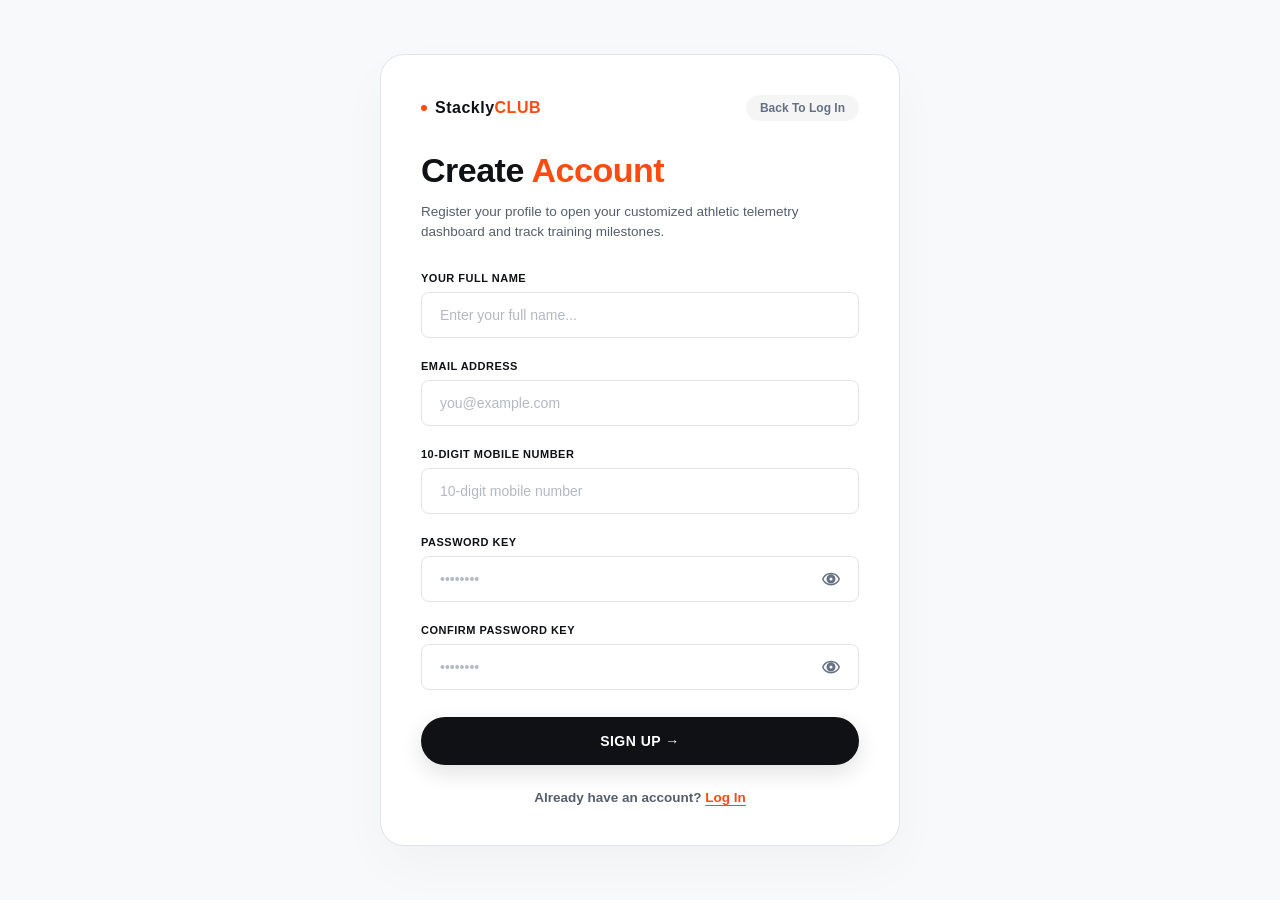
<file: signup.html>
<!DOCTYPE html>
<html lang="en">
<head>
    <meta charset="UTF-8">
    <meta name="viewport" content="width=device-width, initial-scale=1.0">
    <title>Stackly Sports Club - Athlete Registration</title>
    <!-- Linking external style sheet component asset -->
    <link rel="stylesheet" href="style.css">
</head>
<body class="auth-portal-body">

    <!-- MASTER COMPACT REGISTRATION INTERFACE HEADER PANEL CARD -->
    <main class="auth-card-hull spec-signup-hull">
        
        <div class="auth-card-header">
            <div class="auth-brand-logo">
                <span class="auth-logo-dot"></span>
                <span class="auth-logo-text">Stackly<span>CLUB</span></span>
            </div>
            <a href="login.html" class="auth-home-btn-link">Back To Log In</a>
        </div>

        <h1 class="auth-portal-title">Create <span>Account</span></h1>
        <p class="auth-portal-caption">Register your profile to open your customized athletic telemetry dashboard and track training milestones.</p>

        <!-- Credentials Submission Validation Track Form -->
        <form class="auth-credentials-form" id="portalSignUpForm" novalidate>
            
            <!-- Field 1: Name -->
            <div class="auth-input-cell">
                <label class="auth-input-label">Your Full Name</label>
                <input type="text" id="regNameField" class="auth-field-input" placeholder="Enter your full name..." required autocomplete="off">
            </div>

            <!-- Field 2: Email -->
            <div class="auth-input-cell">
                <label class="auth-input-label">Email Address</label>
                <input type="email" id="regEmailField" class="auth-field-input" placeholder="you@example.com" required autocomplete="off">
            </div>

            <!-- Field 3: Phone -->
            <div class="auth-input-cell">
                <label class="auth-input-label">10-Digit Mobile Number</label>
                <input type="text" id="regPhoneField" class="auth-field-input" placeholder="10-digit mobile number" maxlength="10" required autocomplete="off">
            </div>

            <!-- Field 4: Password -->
            <div class="auth-input-cell">
                <label class="auth-input-label">Password Key</label>
                <div class="password-field-wrapper">
                    <input type="password" id="regPasswordField" class="auth-field-input" placeholder="••••••••" required>
                    <button type="button" class="password-toggle-trigger" data-target="regPasswordField" aria-label="Toggle Password">
                        <svg viewBox="0 0 24 24" class="toggle-eye-svg"><path d="M12 4.5C7 4.5 2.73 7.61 1 12c1.73 4.39 6 7.5 11 7.5s9.27-3.11 11-7.5c-1.73-4.39-6-7.5-11-7.5zM12 17c-2.76 0-5-2.24-5-5s2.24-5 5-5 5 2.24 5 5-2.24 5-5 5zm0-8c-1.66 0-3 1.34-3 3s1.34 3 3 3 3-1.34 3-3-1.34-3-3-3z"/></svg>
                    </button>
                </div>
            </div>

            <!-- Field 5: Confirm Password -->
            <div class="auth-input-cell">
                <label class="auth-input-label">Confirm Password Key</label>
                <div class="password-field-wrapper">
                    <input type="password" id="regConfirmPasswordField" class="auth-field-input" placeholder="••••••••" required>
                    <button type="button" class="password-toggle-trigger" data-target="regConfirmPasswordField" aria-label="Toggle Password">
                        <svg viewBox="0 0 24 24" class="toggle-eye-svg"><path d="M12 4.5C7 4.5 2.73 7.61 1 12c1.73 4.39 6 7.5 11 7.5s9.27-3.11 11-7.5c-1.73-4.39-6-7.5-11-7.5zM12 17c-2.76 0-5-2.24-5-5s2.24-5 5-5 5 2.24 5 5-2.24 5-5 5zm0-8c-1.66 0-3 1.34-3 3s1.34 3 3 3 3-1.34 3-3-1.34-3-3-3z"/></svg>
                    </button>
                </div>
            </div>

            <!-- Action Button trigger line -->
            <div class="auth-submit-bezel">
                <button type="submit" class="auth-primary-submit-btn">
                    <span>Sign Up &rarr;</span>
                </button>
            </div>

            <!-- Validation Error Alert Banner -->
            <div class="auth-validation-toast" id="regValidationToast">Please fill out all fields.</div>

        </form>

        <p class="auth-footer-prompt-text">Already have an account? <a href="login.html" class="auth-signup-redirect-link">Log In</a></p>

    </main>

    <!-- SUCCESS REGISTRATION MODAL ACTION DIALOGUE OVERLAY WINDOW -->
    <div class="success-alert-dimmer" id="successModalContainer">
        <div class="success-alert-card">
            <div class="success-check-icon">
                <svg viewBox="0 0 24 24"><path d="M9 16.17L4.83 12l-1.42 1.41L9 19 21 7l-1.41-1.41z" stroke="currentColor" stroke-width="3" stroke-linecap="round" stroke-linejoin="round"/></svg>
            </div>
            <h2>Account Created!</h2>
            <p>You have successfully logged in. Please use your newly registered credentials to authenticate at the login portal gateway.</p>
            <button class="success-route-btn" id="proceedLoginModalBtn">Proceed To Login</button>
        </div>
    </div>

    <!-- Linking external framework engine scripting -->
  <style>
    /* --- COMPACT AUTHENTICATION PORTAL CORE DESIGN SYSTEM --- */
* {
    margin: 0;
    padding: 0;
    box-sizing: border-box;
    font-family: -apple-system, BlinkMacSystemFont, "Segoe UI", Roboto, Arial, sans-serif;
}

.auth-portal-body {
    min-height: 100vh;
    width: 100%;
    background-color: #f8f9fa; /* Maintains light canvas backdrop uniformity */
    display: flex;
    justify-content: center;
    align-items: center;
    padding: 40px 20px;
}

.auth-card-hull {
    background: #ffffff;
    border: 1px solid #e1e4eb;
    border-radius: 24px;
    width: 100%;
    max-width: 520px;
    padding: 40px;
    box-shadow: 0 20px 50px rgba(0, 0, 0, 0.03);
    position: relative;
    display: flex;
    flex-direction: column;
}

/* Header Component Details Row */
.auth-card-header {
    display: flex;
    justify-content: space-between;
    align-items: center;
    margin-bottom: 30px;
}

.auth-brand-logo {
    display: flex;
    align-items: center;
    gap: 8px;
}

.auth-logo-dot {
    width: 6px;
    height: 6px;
    background-color: #ff4a11; /* System Neon Orange Primary */
    border-radius: 50%;
}

.auth-logo-text {
    font-size: 16px;
    font-weight: 900;
    color: #0f1115;
    letter-spacing: 0.5px;
}

.auth-logo-text span { color: #ff4a11; }

.auth-home-btn-link {
    font-size: 12px;
    font-weight: 700;
    color: #667085;
    text-decoration: none;
    background: rgba(15, 17, 21, 0.04);
    padding: 6px 14px;
    border-radius: 20px;
    transition: all 0.3s ease;
}

.auth-home-btn-link:hover {
    background-color: #0f1115;
    color: #ffffff;
}

/* Typography Headings Framing */
.auth-portal-title {
    font-size: clamp(26px, 4vw, 34px);
    font-weight: 900;
    color: #0f1115;
    margin-bottom: 12px;
    letter-spacing: -0.5px;
}

.auth-portal-title span { color: #ff4a11; }

.auth-portal-caption {
    font-size: 13.5px;
    color: #555e6b;
    line-height: 1.5;
    margin-bottom: 30px;
}

/* Input Forms Panel Cells Configurations */
.auth-credentials-form {
    display: flex;
    flex-direction: column;
    gap: 22px;
    position: relative;
}

.auth-input-cell {
    display: flex;
    flex-direction: column;
    gap: 8px;
}

.auth-input-label {
    font-size: 11px;
    font-weight: 800;
    color: #0f1115;
    text-transform: uppercase;
    letter-spacing: 0.5px;
}

.auth-field-input {
    width: 100%;
    padding: 14px 18px;
    background: #ffffff;
    border: 1px solid #e1e4eb;
    outline: none;
    border-radius: 8px;
    color: #0f1115;
    font-size: 14px;
    font-weight: 600;
    transition: border-color 0.3s ease, box-shadow 0.3s ease;
}

.auth-field-input::placeholder {
    color: #b3b8c3;
    font-weight: 500;
}

.auth-field-input:focus {
    border-color: #ff4a11;
    box-shadow: 0 0 12px rgba(255, 74, 17, 0.12);
}

/* Password Trailing Eye Vector Hooks */
.password-field-wrapper {
    position: relative;
    width: 100%;
    display: flex;
    align-items: center;
}

.password-field-wrapper .auth-field-input {
    padding-right: 50px;
}

.password-toggle-trigger {
    position: absolute;
    right: 15px;
    background: transparent;
    border: none;
    cursor: pointer;
    color: #667085;
    display: flex;
    align-items: center;
    justify-content: center;
    padding: 4px;
    transition: color 0.2s ease;
}

.password-toggle-trigger:hover { color: #ff4a11; }

.toggle-eye-svg {
    width: 18px;
    height: 18px;
    fill: none;
    stroke: currentColor;
    stroke-width: 2;
    stroke-linecap: round;
    stroke-linejoin: round;
}

/* Action Controls Buttons Hub */
.auth-submit-bezel {
    width: 100%;
    margin-top: 5px;
}

.auth-primary-submit-btn {
    width: 100%;
    padding: 16px;
    background-color: #0f1115;
    border: none;
    border-radius: 30px;
    color: #ffffff;
    font-weight: 800;
    font-size: 14px;
    text-transform: uppercase;
    letter-spacing: 0.5px;
    cursor: pointer;
    box-shadow: 0 8px 22px rgba(15, 17, 21, 0.12);
    transition: all 0.3s cubic-bezier(0.25, 1, 0.5, 1);
}

.auth-primary-submit-btn:hover {
    background-color: #ff4a11;
    box-shadow: 0 10px 25px rgba(255, 74, 17, 0.35);
    transform: translateY(-2px);
}

/* Dynamic Notification Alert Warning Toast Overlay Banner */
.auth-validation-toast {
    position: absolute;
    bottom: -32px;
    left: 10px;
    color: #f75c5c;
    font-size: 12px;
    font-weight: 700;
    opacity: 0;
    transform: translateY(-4px);
    transition: opacity 0.3s ease, transform 0.3s ease;
    pointer-events: none;
}

.auth-validation-toast.toast-active {
    opacity: 1;
    transform: translateY(0);
}

.auth-footer-prompt-text {
    text-align: center;
    font-size: 13.5px;
    font-weight: 600;
    color: #555e6b;
    margin-top: 25px;
}

.auth-signup-redirect-link {
    color: #ff4a11;
    text-decoration: underline;
    text-underline-offset: 3px;
    font-weight: 700;
    transition: text-shadow 0.2s ease;
}

.auth-signup-redirect-link:hover { text-shadow: 0 0 10px rgba(255, 74, 17, 0.25); }

/* Absolute Modal Backdrop Dialogue Cover Window */
.success-alert-dimmer {
    position: fixed;
    top: 0;
    left: 0;
    width: 100%;
    height: 100%;
    background-color: rgba(9, 10, 15, 0.6);
    backdrop-filter: blur(8px);
    -webkit-backdrop-filter: blur(8px);
    display: flex;
    justify-content: center;
    align-items: center;
    z-index: 9999;
    opacity: 0;
    visibility: hidden;
    transition: opacity 0.4s ease, visibility 0.4s;
}

.success-alert-dimmer.modal-open {
    opacity: 1;
    visibility: visible;
}

.success-alert-card {
    background: #ffffff;
    border-radius: 20px;
    padding: 40px 30px;
    width: 95%;
    max-width: 440px;
    text-align: center;
    box-shadow: 0 25px 60px rgba(0, 0, 0, 0.15);
    display: flex;
    flex-direction: column;
    align-items: center;
    transform: translateY(20px) scale(0.95);
    transition: transform 0.4s cubic-bezier(0.25, 1, 0.5, 1);
}

.success-alert-dimmer.modal-open .success-alert-card {
    transform: translateY(0) scale(1);
}

.success-check-icon {
    width: 60px;
    height: 60px;
    border-radius: 50%;
    background-color: rgba(52, 168, 83, 0.1);
    color: #34a853; /* System Emerald Green Success Token Accent */
    display: flex;
    justify-content: center;
    align-items: center;
    margin-bottom: 20px;
}

.success-check-icon svg { width: 26px; height: 26px; fill: none; }

.success-alert-card h2 {
    font-size: 24px;
    font-weight: 900;
    color: #0f1115;
    margin-bottom: 12px;
}

.success-alert-card p {
    font-size: 14px;
    color: #555e6b;
    line-height: 1.6;
    margin-bottom: 25px;
}

.success-route-btn {
    width: 100%;
    padding: 14px;
    background-color: #ff4a11;
    color: #ffffff;
    border: none;
    border-radius: 30px;
    font-weight: 800;
    font-size: 13.5px;
    text-transform: uppercase;
    letter-spacing: 0.5px;
    cursor: pointer;
    box-shadow: 0 6px 18px rgba(255, 74, 17, 0.3);
    transition: all 0.3s ease;
}

.success-route-btn:hover {
    background-color: #0f1115;
    box-shadow: 0 6px 18px rgba(15, 17, 21, 0.2);
}

/* --- ADAPTIVE PORTAL RESPONSIVENESS OVERLAYS BREAKPOINTS --- */
@media (max-width: 480px) {
    .auth-card-hull { padding: 30px 20px; border-radius: 16px; }
    .auth-card-header { margin-bottom: 20px; }
}

  </style>

  <script>
    // --- SPORTS REGISTRATION VALIDATION ENGINE RUNTIME CONTROLLER ---
document.addEventListener('DOMContentLoaded', () => {
    
    const regNameField = document.getElementById('regNameField');
    const regPhoneField = document.getElementById('regPhoneField');
    const portalSignUpForm = document.getElementById('portalSignUpForm');
    const toastNotificationAlert = document.getElementById('regValidationToast');
    const successModalContainer = document.getElementById('successModalContainer');
    const proceedLoginModalBtn = document.getElementById('proceedLoginModalBtn');

    // 1. STRICTOR INPUT FILTERS: REMOVE DIGITS FROM FULL NAME IN REAL TIME
    if (regNameField) {
        regNameField.addEventListener('input', () => {
            regNameField.value = regNameField.value.replace(/[0-9]/g, '');
        });
    }

    // 2. STRICTOR INPUT FILTERS: REMOVE ALPHABET CHARACTERS FROM PHONE NUMBER IN REAL TIME
    if (regPhoneField) {
        regPhoneField.addEventListener('input', () => {
            regPhoneField.value = regPhoneField.value.replace(/[^0-9]/g, '');
        });
    }

    // 3. PASSWORD FIELD CLASSIFICATION TOGGLE CONTROLLERS LINK TRIGGER
    document.querySelectorAll('.password-toggle-trigger').forEach(triggerBtn => {
        triggerBtn.addEventListener('click', () => {
            const targetFieldId = triggerBtn.getAttribute('data-target');
            const targetInput = document.getElementById(targetFieldId);
            
            if (targetInput) {
                targetInput.type = (targetInput.type === 'password') ? 'text' : 'password';
            }
        });
    });

    // 4. CONDITIONAL REGISTRATION SIGN UP SUBMISSION DISPATCH LOOP
    if (portalSignUpForm) {
        portalSignUpForm.addEventListener('submit', (event) => {
            event.preventDefault(); // Intercept browser context reload cycles

            const nameVal = document.getElementById('regNameField').value.trim();
            const emailVal = document.getElementById('regEmailField').value.trim();
            const phoneVal = document.getElementById('regPhoneField').value.trim();
            const passwordVal = document.getElementById('regPasswordField').value.trim();
            const confirmPasswordVal = document.getElementById('regConfirmPasswordField').value.trim();

            // Guard rails step 01: Verify all operational field items have entries inserted
            if (nameVal === '' || emailVal === '' || phoneVal === '' || passwordVal === '' || confirmPasswordVal === '') {
                showToastNotification("Please fill out all fields.");
            
            // Guard rails step 02: Check matching string lengths variables values parameters
            } else if (passwordVal !== confirmPasswordVal) {
                showToastNotification("Passwords do not match.");
            
            } else {
                // Form verified: slide open successful modal dialogue overlay canvas window
                if (toastNotificationAlert) toastNotificationAlert.classList.remove('toast-active');
                if (successModalContainer) successModalContainer.classList.add('modal-open');
            }
        });
    }

    // 5. HELPER ACTION: DISPATCH ALERTS BANNER VISIBILITY TRANSITIONS
    function showToastNotification(messageText) {
        if (toastNotificationAlert) {
            toastNotificationAlert.innerText = messageText;
            toastNotificationAlert.classList.add('toast-active');
            
            setTimeout(() => {
                toastNotificationAlert.classList.remove('toast-active');
            }, 3000);
        }
    }

    // 6. ROUTE APPLICATION TARGET DEVIATION DIRECTION BACK TO PORTAL LOG IN
    if (proceedLoginModalBtn) {
        proceedLoginModalBtn.addEventListener('click', () => {
            window.location.href = 'login.html';
        });
    }
});

  </script>
</body>
</html>
</file>
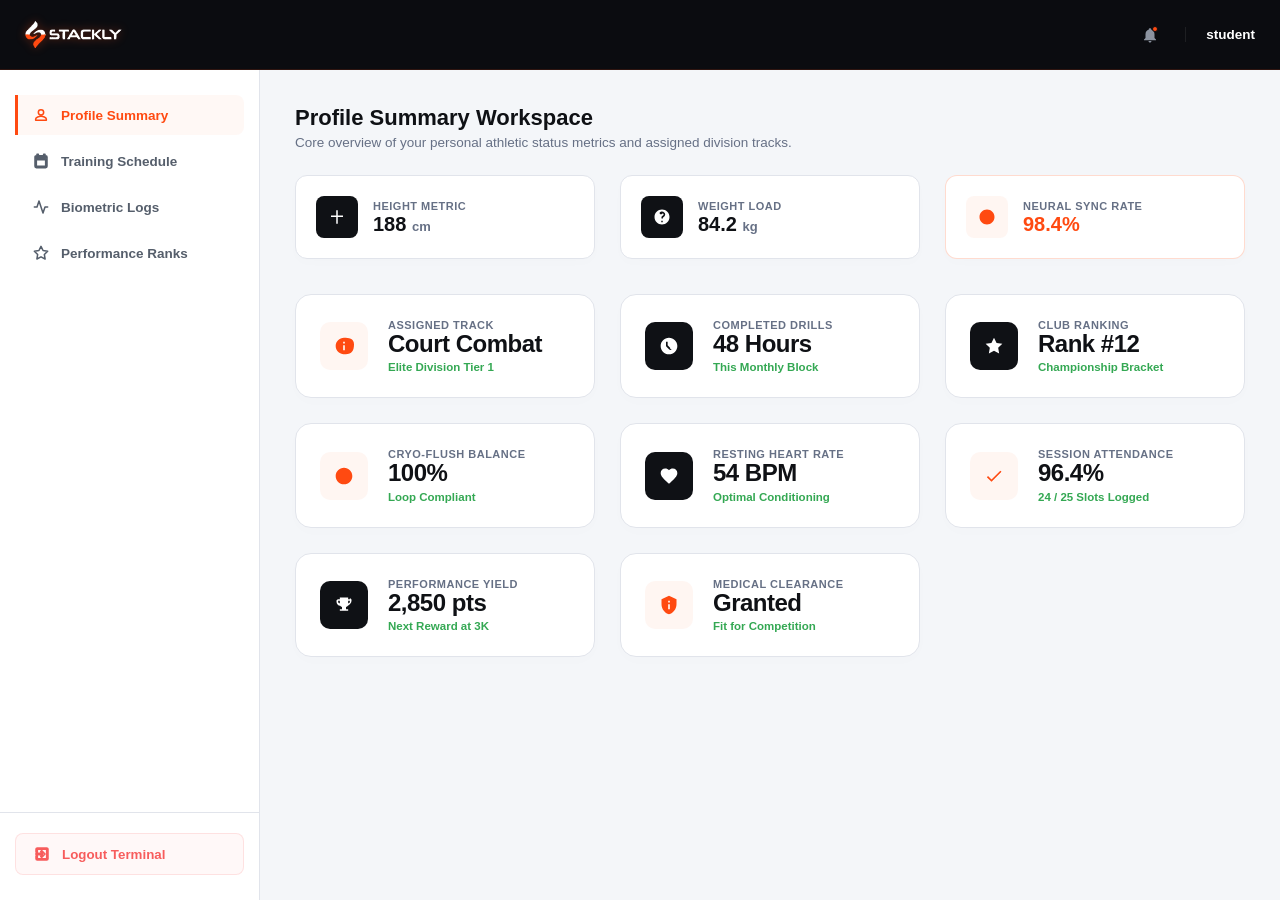
<file: student-dashboard.html>
<!DOCTYPE html>
<html lang="en">
<head>
    <meta charset="UTF-8">
    <meta name="viewport" content="width=device-width, initial-scale=1.0">
    <title>Stackly Club - Student Athlete Registry Deck</title>
    <link rel="stylesheet" href="style.css">
</head>
<body class="dashboard-platform-body">

    <!-- MASTER HEADER CONSOLE NAVIGATION PANEL -->
    <header class="dash-master-header">
        <div class="header-left-horizon">
            <!-- Mobile Responsive Hamburger Trigger -->
            <button class="hamburger-menu-btn" id="mobileNavTrigger" aria-label="Toggle Navigation Drawer">
                <span class="hamburger-bar"></span>
                <span class="hamburger-bar"></span>
                <span class="hamburger-bar"></span>
            </button>

            <!-- Brand Logo Node: Clicks to completely refresh current active session dashboard view -->
           <a href="#" id="refreshDashboardBtn" class="header-brand-logo-trigger" title="Refresh Dashboard Layout Grid">
    <img src="./Assests/sports club logo.webp" alt="Apex Logo Core" class="dash-header-logo-img">
</a>
        </div>

        <div class="header-right-horizon">
            <!-- Notification Radar Alert Bell Icon Module -->
            <div class="header-notification-wrapper">
                <button class="header-action-icon-btn" aria-label="View Operational Alerts Notifications">
                    <svg viewBox="0 0 24 24" class="dash-utility-svg"><path d="M12 22c1.1 0 2-.9 2-2h-4c0 1.1.89 2 2 2zm6-6v-5c0-3.07-1.64-5.64-4.5-6.32V4c0-.83-.67-1-1.5-1s-1.5.17-1.5 1v.68C7.63 5.36 6 7.92 6 11v5l-2 2v1h16v-1l-2-2z"/></svg>
                </button>
                <span class="notification-live-radar-dot"></span>
            </div>

            <!-- Profile Matrix Meta Segment Elements -->
            <div class="header-profile-segment">
                
                    <!-- Dynamic string container node injected via JavaScript cache keys strings -->
                    <span class="profile-greeting-name" id="sessionUserNameHeader">Student Athlete</span>
                    
            </div>
        </div>
    </header>

    <!-- MASTER WORKSPACE MAIN SECTION ARCHITECTURE GRID -->
    <div class="dash-workspace-canvas-wrapper">
        
        <!-- Left Wing Drawer Column: Dynamic Vector Sidebar Menu Track -->
        <aside class="dash-master-sidebar-drawer" id="dashSidebarDrawer">
            <nav class="sidebar-navigation-menu-links">
                
                <!-- Menu Item 01 -->
                <button class="sidebar-menu-item-node active-menu-node" onclick="switchDashboardSectionView(this, 'student-profile-summary')">
                    <svg viewBox="0 0 24 24" class="sidebar-node-svg"><path d="M12 12c2.21 0 4-1.79 4-4s-1.79-4-4-4-4 1.79-4 4 1.79 4 4 4zm0 2c-2.67 0-8 1.34-8 4v2h16v-2c0-2.66-5.33-4-8-4z"/></svg>
                    <span>Profile Summary</span>
                </button>

                <!-- Menu Item 02 -->
                <button class="sidebar-menu-item-node" onclick="switchDashboardSectionView(this, 'student-training-schedule')">
                    <svg viewBox="0 0 24 24" class="sidebar-node-svg"><path d="M19 4h-1V2h-2v2H8V2H6v2H5c-1.11 0-1.99.9-1.99 2L3 20c0 1.1.89 2 2 2h14c1.1 0 2-.9 2-2V6c0-1.1-.9-2-2-2zm0 16H5V10h14v10zm0-12H5V6h14v2z"/></svg>
                    <span>Training Schedule</span>
                </button>

                <!-- Menu Item 03 -->
                <button class="sidebar-menu-item-node" onclick="switchDashboardSectionView(this, 'student-biometric-logs')">
                    <svg viewBox="0 0 24 24" class="sidebar-node-svg"><path d="M22 12h-4l-3 9L9 3l-3 9H2"/></svg>
                    <span>Biometric Logs</span>
                </button>

                <!-- Menu Item 04 -->
                <button class="sidebar-menu-item-node" onclick="switchDashboardSectionView(this, 'student-performance-ranks')">
                    <svg viewBox="0 0 24 24" class="sidebar-node-svg"><path d="M12 2l3.09 6.26L22 9.27l-5 4.87 1.18 6.88L12 17.77l-6.18 3.25L7 14.14 2 9.27l6.91-1.01L12 2z"/></svg>
                    <span>Performance Ranks</span>
                </button>

            </nav>

            <!-- Bottom Anchored Logout Action Trigger Button -->
            <div class="sidebar-lower-footer-logout-bezel">
                <button class="sidebar-logout-trigger-action-btn" id="dashLogoutTriggerActionBtn">
                    <svg viewBox="0 0 24 24" class="sidebar-node-svg"><path d="M10.09 15.59L11.5 17l5-5-5-5-1.41 1.41L13.17 11H3v2h10.17zM19 3H5c-1.1 0-2 .9-2 2v4h2V5h14v14H5v-4H3v4c0 1.1.9 2 2 2h14c1.1 0 2-.9 2-2V5c0-1.1-.9-2-2-2z"/></svg>
                    <span>Logout Terminal</span>
                </button>
            </div>
        </aside>

        <!-- Right Wing Column Content Display Framework -->
        <main class="dash-master-content-viewport-panel" id="dashboardContentViewportPanel">
          <!-- DYNAMIC FULL-WIDTH STUDENT HUDS COCKPIT -->
<section class="workspace-sheet-panel-node visible-sheet-state" id="student-profile-summary">
    
    <!-- Section Structural Title Header -->
    <div class="sheet-title-header-block">
        <h2>Profile Summary Workspace</h2>
        <p>Core overview of your personal athletic status metrics and assigned division tracks.</p>
    </div>

    <!-- TIER 1: SIMPLE 3-CARD ATHLETE VITALS GRID -->
    <div class="athlete-simple-vitals-deck">
        
        <!-- Vital Card 01: Height -->
        <div class="simple-vital-box">
            <div class="simple-vital-icon-frame">
                <svg viewBox="0 0 24 24" class="simple-vital-svg"><path d="M13 10V3h-2v7H4v2h7v9h2v-9h7v-2h-7z" fill="currentColor"/></svg>
            </div>
            <div class="simple-vital-data">
                <span class="simple-vital-label">Height Metric</span>
                <strong class="simple-vital-value">188 <span>cm</span></strong>
            </div>
        </div>

        <!-- Vital Card 02: Weight -->
        <div class="simple-vital-box">
            <div class="simple-vital-icon-frame">
                <svg viewBox="0 0 24 24" class="simple-vital-svg"><path d="M12 2C6.48 2 2 6.48 2 12s4.48 10 10 10 10-4.48 10-10S17.52 2 12 2zm1 17h-2v-2h2v2zm2.07-7.75l-1.2 1c-.31.26-.59.51-.59.92V14h-2v-1.89c0-.68.43-1.24 1.03-1.6l1.24-.97c.36-.26.55-.58.55-.99 0-.64-.55-1.15-1.22-1.15-.62 0-1.11.45-1.21 1.04h-2.01C7.75 6.3 9.61 4.75 12 4.75c2.31 0 4.25 1.79 4.25 4 0 .99-.44 1.83-1.18 2.5z" fill="currentColor"/></svg>
            </div>
            <div class="simple-vital-data">
                <span class="simple-vital-label">Weight Load</span>
                <strong class="simple-vital-value">84.2 <span>kg</span></strong>
            </div>
        </div>

        <!-- Vital Card 03: Neural Sync -->
        <div class="simple-vital-box active-glow-border">
            <div class="simple-vital-icon-frame accent-orange">
                <svg viewBox="0 0 24 24" class="simple-vital-svg"><path d="M12 22c5.52 0 10-4.48 10-10S17.52 2 12 2 2 6.48 2 12s4.48 10 10 10zm1-17h-2v6H6v2h7V5z" fill="currentColor"/></svg>
            </div>
            <div class="simple-vital-data">
                <span class="simple-vital-label">Neural Sync Rate</span>
                <strong class="simple-vital-value orange-highlight-text">98.4%</strong>
            </div>
        </div>

    </div>

    <!-- TIER 2: EXPANDED EXPANDED 8-CARD PERFORMANCE GRID MATRIX -->
    <div class="overview-analytics-grid">
        
        <!-- Card 01: Assigned Track -->
        <div class="intel-metric-card">
            <div class="card-neon-aura"></div>
            <div class="card-icon-bezel accent-orange">
                <svg viewBox="0 0 24 24"><path d="M12 2C6.48 2 2 6.48 2 12s4.48 10 12 10 10-4.48 10-12S17.52 2 12 2zm1 15h-2v-6h2v6zm0-8h-2V7h2v2z" fill="currentColor"/></svg>
            </div>
            <div class="card-data-deck">
                <span class="card-label-tags">Assigned Track</span>
                <h3>Court Combat</h3>
                <p class="growth-indicator positive">Elite Division Tier 1</p>
            </div>
        </div>

        <!-- Card 02: Completed Drills -->
        <div class="intel-metric-card">
            <div class="card-neon-aura"></div>
            <div class="card-icon-bezel">
                <svg viewBox="0 0 24 24"><path d="M11.99 2C6.47 2 2 6.48 2 12s4.47 10 9.99 10C17.52 22 22 17.52 22 12S17.52 2 11.99 2zm3.3 14.3c-.4.4-.9.6-1.5.6c-.6 0-1.1-.2-1.5-.6l-3.3-3.3c-.4-.4-.6-.9-.6-1.5V7h2v4.1l2.9 2.9c.4.4.4 1 0 1.3z" fill="currentColor"/></svg>
            </div>
            <div class="card-data-deck">
                <span class="card-label-tags">Completed Drills</span>
                <h3>48 Hours</h3>
                <p class="growth-indicator positive">This Monthly Block</p>
            </div>
        </div>

        <!-- Card 03: Club Ranking -->
        <div class="intel-metric-card">
            <div class="card-neon-aura"></div>
            <div class="card-icon-bezel">
                <svg viewBox="0 0 24 24"><path d="M12 2l3.09 6.26L22 9.27l-5 4.87 1.18 6.88L12 17.77l-6.18 3.25L7 14.14 2 9.27l6.91-1.01L12 2z" fill="currentColor"/></svg>
            </div>
            <div class="card-data-deck">
                <span class="card-label-tags">Club Ranking</span>
                <h3>Rank #12</h3>
                <p class="growth-indicator positive">Championship Bracket</p>
            </div>
        </div>

        <!-- Card 04: Cryo-Flush Balance -->
        <div class="intel-metric-card">
            <div class="card-neon-aura"></div>
            <div class="card-icon-bezel accent-orange">
                <svg viewBox="0 0 24 24"><path d="M12 22c5.52 0 10-4.48 10-10S17.52 2 12 2 2 6.48 2 12s4.48 10 10 10zm1-17h-2v6H6v2h7V5z" fill="currentColor"/></svg>
            </div>
            <div class="card-data-deck">
                <span class="card-label-tags">Cryo-Flush Balance</span>
                <h3>100%</h3>
                <p class="growth-indicator positive">Loop Compliant</p>
            </div>
        </div>

        <!-- NEW CARD 05: Cardiovascular Efficiency -->
        <div class="intel-metric-card">
            <div class="card-neon-aura"></div>
            <div class="card-icon-bezel">
                <svg viewBox="0 0 24 24"><path d="M12 21.35l-1.45-1.32C5.4 15.36 2 12.28 2 8.5 2 5.42 4.42 3 7.5 3c1.74 0 3.41.81 4.5 2.09C13.09 3.81 14.76 3 16.5 3 19.58 3 22 5.42 22 8.5c0 3.78-3.4 6.86-8.55 11.54L12 21.35z" fill="currentColor"/></svg>
            </div>
            <div class="card-data-deck">
                <span class="card-label-tags">Resting Heart Rate</span>
                <h3>54 BPM</h3>
                <p class="growth-indicator positive">Optimal Conditioning</p>
            </div>
        </div>

        <!-- NEW CARD 06: Attendance Compliance -->
        <div class="intel-metric-card">
            <div class="card-neon-aura"></div>
            <div class="card-icon-bezel accent-orange">
                <svg viewBox="0 0 24 24"><path d="M9 16.17L4.83 12l-1.42 1.41L9 19 21 7l-1.41-1.41z" fill="currentColor"/></svg>
            </div>
            <div class="card-data-deck">
                <span class="card-label-tags">Session Attendance</span>
                <h3>96.4%</h3>
                <p class="growth-indicator positive">24 / 25 Slots Logged</p>
            </div>
        </div>

        <!-- NEW CARD 07: Total Points Milestone -->
        <div class="intel-metric-card">
            <div class="card-neon-aura"></div>
            <div class="card-icon-bezel">
                <svg viewBox="0 0 24 24"><path d="M19 5h-2V3H7v2H5c-1.1 0-2 .9-2 2v1c0 2.55 1.92 4.63 4.35 4.92.56.75 1.34 1.32 2.25 1.6V17H7v2h10v-2h-2.6v-2.48c.91-.28 1.69-.85 2.25-1.6C19.08 11.63 21 9.55 21 7V6c0-1.1-.9-2-2-2zm-12 5c-1.1 0-2-.9-2-2V7h2v3zm10 0V7h2v1c0 1.1-.9 2-2 2z" fill="currentColor"/></svg>
            </div>
            <div class="card-data-deck">
                <span class="card-label-tags">Performance Yield</span>
                <h3>2,850 pts</h3>
                <p class="growth-indicator positive">Next Reward at 3K</p>
            </div>
        </div>

        <!-- NEW CARD 08: Active Subscriptions / Medical Clearances -->
        <div class="intel-metric-card">
            <div class="card-neon-aura"></div>
            <div class="card-icon-bezel accent-orange">
                <svg viewBox="0 0 24 24"><path d="M12 1L3 5v6c0 5.55 3.84 10.74 9 12 5.16-1.26 9-6.45 9-12V5l-9-4zm-1 6h2v2h-2V7zm0 4h2v6h-2v-6z" fill="currentColor"/></svg>
            </div>
            <div class="card-data-deck">
                <span class="card-label-tags">Medical Clearance</span>
                <h3>Granted</h3>
                <p class="growth-indicator positive">Fit for Competition</p>
            </div>
        </div>

    </div>
</section>

<style>
   /* --- SIMPLE ATHLETE VITALS TOP GRID --- */
.athlete-simple-vitals-deck {
    display: grid;
    grid-template-columns: repeat(auto-fit, minmax(220px, 1fr));
    gap: 25px;
    width: 100%;
    margin-bottom: 35px;
    box-sizing: border-box;
}

.simple-vital-box {
    background: #ffffff;
    border: 1px solid #e1e4eb;
    border-radius: 12px;
    padding: 20px;
    display: flex;
    align-items: center;
    gap: 15px;
    box-shadow: 0 4px 12px rgba(0, 0, 0, 0.01);
    transition: transform 0.3s cubic-bezier(0.25, 1, 0.5, 1), border-color 0.3s ease;
}

.simple-vital-icon-frame {
    width: 42px;
    height: 42px;
    border-radius: 8px;
    background-color: #0f1115;
    color: #ffffff;
    display: flex;
    justify-content: center;
    align-items: center;
    flex-shrink: 0;
}

.simple-vital-icon-frame.accent-orange {
    background-color: rgba(255, 74, 17, 0.05);
    color: #ff4a11;
}

.simple-vital-svg {
    width: 18px;
    height: 18px;
}

.simple-vital-data {
    display: flex;
    flex-direction: column;
    gap: 2px;
}

.simple-vital-label {
    font-size: 11px;
    font-weight: 800;
    color: #667085;
    text-transform: uppercase;
    letter-spacing: 0.5px;
}

.simple-vital-value {
    color: #0f1115;
    font-size: 20px;
    font-weight: 800;
    line-height: 1;
}

.simple-vital-value span {
    font-size: 13px;
    color: #667085;
    font-weight: 600;
}

.orange-highlight-text { color: #ff4a11 !important; }
.simple-vital-box:hover { transform: translateY(-2px); border-color: #ff4a11; }
.active-glow-border { border-color: rgba(255, 74, 17, 0.2); }

/* --- 8-CARD COMPREHENSIVE PERFORMANCE GRID MATRIX --- */
.overview-analytics-grid {
    display: grid;
    /* FIX: Standardizes four clean columns across wide screens, wrapping dynamically on mobile */
    grid-template-columns: repeat(auto-fit, minmax(260px, 1fr));
    gap: 25px;
    width: 100%;
    box-sizing: border-box;
}

.intel-metric-card {
    background: #ffffff;
    border: 1px solid #e1e4eb;
    border-radius: 16px;
    padding: 24px;
    display: flex;
    align-items: center;
    gap: 20px;
    position: relative;
    overflow: hidden;
    box-shadow: 0 4px 15px rgba(0, 0, 0, 0.01);
    transition: transform 0.4s cubic-bezier(0.25, 1, 0.5, 1), border-color 0.4s ease, box-shadow 0.4s ease;
}

.card-neon-aura {
    position: absolute;
    top: 0; left: 0; width: 100%; height: 100%;
    background: radial-gradient(circle at top left, rgba(255, 74, 17, 0.08) 0%, transparent 70%);
    opacity: 0; transition: opacity 0.4s ease;
}

.card-icon-bezel {
    width: 48px; height: 48px; border-radius: 10px;
    background-color: #0f1115; color: #ffffff;
    display: flex; justify-content: center; align-items: center;
    flex-shrink: 0; transition: all 0.3s ease;
}

.card-icon-bezel.accent-orange { background-color: rgba(255, 74, 17, 0.05); color: #ff4a11; }
.card-icon-bezel svg { width: 20px; height: 20px; }
.card-data-deck { display: flex; flex-direction: column; }
.card-label-tags { font-size: 11px; font-weight: 800; color: #667085; text-transform: uppercase; letter-spacing: 0.5px; }
.card-data-deck h3 { font-size: 24px; font-weight: 900; color: #0f1115; line-height: 1.1; margin-bottom: 4px; letter-spacing: -0.5px; }
.growth-indicator { font-size: 11.5px; font-weight: 700; }
.growth-indicator.positive { color: #34a853; }

.intel-metric-card:hover { transform: translateY(-4px); border-color: #ff4a11; box-shadow: 0 10px 25px rgba(0, 0, 0, 0.02); }
.intel-metric-card:hover .card-neon-aura { opacity: 1; }
.intel-metric-card:hover .card-icon-bezel { background-color: #ff4a11; color: #ffffff; transform: rotate(4deg); }

/* --- SYSTEM ADAPTIVE BREAKPOINTS RESPONSIVENESS OVERLAYS --- */
@media (max-width: 768px) {
    .athlete-simple-vitals-deck, .overview-analytics-grid {
        grid-template-columns: 1fr; /* Stacks all cards vertically on tight mobile touch screens */
        gap: 15px;
    }
}

</style>

            <!-- VIEWPORT LAYOUT TAB MODULE SECTION 02 -->
           <!-- VIEWPORT LAYOUT TAB MODULE SECTION 02: ENHANCED TRAINING SCHEDULE -->
<section class="workspace-sheet-panel-node" id="student-training-schedule">
    
    <!-- Section Title Header Block -->
    <div class="sheet-title-header-block">
        <h2>Training Schedule Matrix</h2>
        <p>Live calendar allocation matrix tracking active workout micro-cycles and reserved compound slots.</p>
    </div>

    <!-- 1. LIVE TIME SLOT AVAILABILITY FEED STRIP -->
    <div class="schedule-status-summary-strip">
        <div class="status-summary-pill">
            <span class="pulse-beacon-dot orange-pulse"></span>
            <div>
                <strong>Next Reserved Session</strong>
                <span>Today at 16:00 // Court Combat Alpha</span>
            </div>
        </div>
        <div class="status-summary-pill">
            <span class="pulse-beacon-dot green-pulse"></span>
            <div>
                <strong>Weekly Training Load</strong>
                <span>12 / 15 Hours Completed</span>
            </div>
        </div>
    </div>

    <!-- 2. LOWER MULTI-COLUMN INTERACTIVE AGENDA FRAME -->
    <div class="schedule-logistics-split-deck">
        
        <!-- Left Side: Clean Professional Timetable Agenda Grid -->
        <div class="timetable-grid-container">
            <div class="container-title-bar">
                <h3>Weekly Kinetic Timetable Agenda</h3>
                <span class="live-pulse-node"></span>
            </div>
            
            <div class="responsive-table-scroll-bezel">
                <table class="clean-timetable-view">
                    <thead>
                        <tr>
                            <th>Day Cycle</th>
                            <th>Allocated Time Slot</th>
                            <th>Discipline Focus Segment</th>
                            <th>Arena Location Hub</th>
                        </tr>
                    </thead>
                    <tbody>
                        <!-- Day 1 -->
                        <tr>
                            <td><span class="day-badge">Monday</span></td>
                            <td><strong class="time-readout-text">06:00 - 09:00</strong></td>
                            <td>Velocity Chain Sprints & Acceleration Max</td>
                            <td><span class="location-tag">Main Arena Block Alpha</span></td>
                        </tr>
                        <!-- Day 2 -->
                        <tr>
                            <td><span class="day-badge">Wednesday</span></td>
                            <td><strong class="time-readout-text">14:00 - 17:00</strong></td>
                            <td>Neuro-Response Reactive Drills Array</td>
                            <td><span class="location-tag">Tactical Theater Suite B</span></td>
                        </tr>
                        <!-- Day 3 -->
                        <tr>
                            <td><span class="day-badge">Friday</span></td>
                            <td><strong class="time-readout-text">09:00 - 12:00</strong></td>
                            <td>Championship Mock Bracket Placements</td>
                            <td><span class="location-tag">West Stadium Pro Turf</span></td>
                        </tr>
                    </tbody>
                </table>
            </div>
        </div>

        <!-- Right Side: Upcoming Training Camps & Alerts Timeline Stack -->
        <div class="upcoming-camps-timeline-card">
            <h3>Specialized Training Camps</h3>
            <p class="camps-caption-subtext">Upcoming mandatory elite testing camps and evaluations.</p>
            
            <div class="timeline-nodes-stack">
                
                <!-- Timeline Item 01 -->
                <div class="timeline-event-row">
                    <div class="timeline-marker-bezel">
                        <span class="marker-dot filled"></span>
                        <span class="marker-line-track"></span>
                    </div>
                    <div class="timeline-content-block">
                        <strong>Biomechanical Force-Plate Recalibration</strong>
                        <span>Aug 04, 2026 // 10:00 AM</span>
                        <p>Mandatory sensor balancing to adjust real-time force tracking formulas.</p>
                    </div>
                </div>

                <!-- Timeline Item 02 -->
                <div class="timeline-event-row">
                    <div class="timeline-marker-bezel">
                        <span class="marker-dot"></span>
                    </div>
                    <div class="timeline-content-block">
                        <strong>VO2 Max Lung Capacity Evaluation Loop</strong>
                        <span>Aug 18, 2026 // 08:30 AM</span>
                        <p>High-intensity physical endurance profiling under lab supervision.</p>
                    </div>
                </div>

            </div>
        </div>

    </div>

</section>
<style>
    /* --- ENHANCED STUDENT TRAINING SCHEDULE PANEL --- */

/* 1. Live Time Slot Status Availability Strip Bar */
.schedule-status-summary-strip {
    display: grid;
    grid-template-columns: repeat(auto-fit, minmax(280px, 1fr));
    gap: 20px;
    margin-bottom: 30px;
    width: 100%;
}

.status-summary-pill {
    background: #ffffff;
    border: 1px solid #e1e4eb;
    border-radius: 12px;
    padding: 20px;
    display: flex;
    align-items: center;
    gap: 15px;
    box-shadow: 0 4px 15px rgba(0, 0, 0, 0.01);
    transition: transform 0.4s cubic-bezier(0.25, 1, 0.5, 1), border-color 0.4s ease;
}

.status-summary-pill div {
    display: flex;
    flex-direction: column;
    gap: 2px;
}

.status-summary-pill strong {
    font-size: 13.5px;
    color: #0f1115;
    font-weight: 700;
}

.status-summary-pill span {
    font-size: 12px;
    color: #667085;
}

.status-summary-pill:hover {
    transform: translateY(-2px);
    border-color: #ff4a11;
}

/* 2. Lower Split Timetable & Timeline Containers Layout */
.schedule-logistics-split-deck {
    display: grid;
    grid-template-columns: 1.3fr 0.7fr;
    gap: 30px;
    width: 100%;
}

.timetable-grid-container, .upcoming-camps-timeline-card {
    background: #ffffff;
    border: 1px solid #e1e4eb;
    border-radius: 16px;
    padding: 25px;
    box-shadow: 0 4px 15px rgba(0, 0, 0, 0.01);
}

/* Weekly Timetable Grid Data Table Styling */
.clean-timetable-view {
    width: 100%;
    border-collapse: collapse;
    text-align: left;
}

.clean-timetable-view th {
    background: #f4f6f9;
    padding: 12px 16px;
    color: #667085;
    font-size: 11px;
    font-weight: 800;
    text-transform: uppercase;
    letter-spacing: 0.5px;
    border-bottom: 1px solid #e1e4eb;
}

.clean-timetable-view td {
    padding: 16px;
    border-bottom: 1px solid #e1e4eb;
    font-size: 13.5px;
    color: #0f1115;
    line-height: 1.4;
}

.clean-timetable-view tr:last-child td {
    border-bottom: none;
}

.day-badge {
    font-size: 11px;
    font-weight: 800;
    background-color: #0f1115;
    color: #ffffff;
    padding: 4px 12px;
    border-radius: 20px;
    text-transform: uppercase;
    letter-spacing: 0.5px;
    display: inline-block;
}

.time-readout-text {
    color: #ff4a11;
    font-weight: 800;
    white-space: nowrap;
}

.location-tag {
    font-size: 11.5px;
    font-weight: 700;
    background-color: #f4f6f9;
    padding: 4px 10px;
    border-radius: 4px;
    border: 1px solid #e1e4eb;
    color: #0f1115;
    white-space: nowrap;
}

/* Right Side Column: Specialized Camps Timeline Alert Architecture */
.camps-caption-subtext {
    font-size: 12.5px;
    color: #667085;
    margin-bottom: 25px;
    margin-top: 2px;
}

.timeline-nodes-stack {
    display: flex;
    flex-direction: column;
}

.timeline-event-row {
    display: grid;
    grid-template-columns: auto 1fr;
    gap: 15px;
}

.timeline-marker-bezel {
    display: flex;
    flex-direction: column;
    align-items: center;
    width: 16px;
}

.marker-dot {
    width: 10px;
    height: 10px;
    border-radius: 50%;
    border: 2px solid #e1e4eb;
    background-color: #ffffff;
    transition: background-color 0.3s ease, border-color 0.3s ease;
}

.marker-dot.filled {
    border-color: #ff4a11;
    background-color: #ff4a11;
    box-shadow: 0 0 10px rgba(255, 74, 17, 0.4);
}

.marker-line-track {
    width: 2px;
    flex-grow: 1;
    background-color: #e1e4eb;
    margin: 4px 0;
    min-height: 50px;
}

.timeline-content-block {
    display: flex;
    flex-direction: column;
    padding-bottom: 20px;
}

.timeline-content-block strong {
    font-size: 13.5px;
    font-weight: 700;
    color: #0f1115;
    line-height: 1.3;
    margin-bottom: 2px;
}

.timeline-content-block span {
    font-size: 11px;
    font-weight: 700;
    color: #ff4a11;
    text-transform: uppercase;
    margin-bottom: 6px;
}

.timeline-content-block p {
    font-size: 12.5px;
    color: #555e6b;
    line-height: 1.4;
}

/* Interactive Timeline Track Glow Shifts */
.timeline-event-row:hover .marker-dot:not(.filled) {
    border-color: #0f1115;
    background-color: #0f1115;
}

/* --- ADAPTIVE GRAPHIC RESPONSIVENESS OVERRIDES BREAKPOINTS --- */
@media (max-width: 1180px) {
    .schedule-logistics-split-deck {
        grid-template-columns: 1fr; /* Collapses asymmetric split panels side-by-side into clean rows stack */
    }
}

</style>

            <!-- VIEWPORT LAYOUT TAB MODULE SECTION 03 -->
           <!-- VIEWPORT LAYOUT TAB MODULE SECTION 03: ENHANCED BIOMETRIC LOGS -->
<section class="workspace-sheet-panel-node" id="student-biometric-logs">
    
    <!-- Section Structural Title Header -->
    <div class="sheet-title-header-block">
        <h2>Biometric Logs</h2>
        <p>Continuous data tracking loops monitoring muscular fatigue capacity bounds, sweat electrolytes, and heart parameters.</p>
    </div>

    <!-- 1. LIVE BIOMETRIC RISK & OVERVIEW METRICS GRID -->
    <div class="biometrics-status-grid">
        
        <!-- Status Node 01: Fatigue Index -->
        <div class="bio-metric-pill">
            <div class="bio-indicator-header">
                <span class="pulse-beacon-dot green-pulse"></span>
                <span class="bio-label">Central Fatigue Index</span>
            </div>
            <div class="bio-numeric-readout">
                <h3>Low Risk</h3>
                <span class="bio-data-tag">CNS Score: 94%</span>
            </div>
        </div>

        <!-- Status Node 02: Sweat Electrolytes -->
        <div class="bio-metric-pill">
            <div class="bio-indicator-header">
                <span class="pulse-beacon-dot green-pulse"></span>
                <span class="bio-label">Sweat Sodium Concent.</span>
            </div>
            <div class="bio-numeric-readout">
                <h3>42 mmol/L</h3>
                <span class="bio-data-tag">Hydration Stable</span>
            </div>
        </div>

        <!-- Status Node 03: Lactate Threshold -->
        <div class="bio-metric-pill">
            <div class="bio-indicator-header">
                <span class="pulse-beacon-dot orange-pulse"></span>
                <span class="bio-label">Lactate Accumulation</span>
            </div>
            <div class="bio-numeric-readout">
                <h3>3.4 mmol</h3>
                <span class="bio-data-tag">Threshold Alert</span>
            </div>
        </div>

    </div>

    <!-- 2. SPLIT INTERACTIVE BIOMETRIC MONITORING BLOCK -->
    <div class="biometrics-logistics-split-deck">
        
        <!-- Left Side: Live Wearable Sensor Streams Queue -->
        <div class="biometrics-queue-container">
            <div class="bio-queue-title-bar">
                <h3>Muscle Oxygenation (SmO2) Sensor Arrays</h3>
                <div class="bio-sync-pill">
                    <svg viewBox="0 0 24 24" class="bio-refresh-svg"><path d="M17.65 6.35C16.2 4.9 14.21 4 12 4c-4.42 0-7.99 3.58-7.99 8s3.57 8 7.99 8c3.73 0 6.84-2.55 7.73-6h-2.08c-.82 2.33-3.04 4-5.65 4-3.31 0-6-2.69-6-6s2.69-6 6-6c1.66 0 3.14.69 4.22 1.78L13 11h7V4l-2.35 2.35z" fill="currentColor"/></svg>
                    <span>Streaming Logs</span>
                </div>
            </div>
            
            <div class="responsive-table-scroll-bezel">
                <table class="biometrics-data-table">
                    <thead>
                        <tr>
                            <th>Sensor ID</th>
                            <th>Muscle Group Target</th>
                            <th>SmO2 Value</th>
                            <th>Tissue Health Status</th>
                        </tr>
                    </thead>
                    <tbody>
                        <!-- Stream Row 1 -->
                        <tr>
                            <td><span class="mono-matrix-tag">SN-QUAD-L1</span></td>
                            <td>Left Quadriceps Femoris</td>
                            <td><strong>68.4%</strong></td>
                            <td><span class="bio-status-badge tier-optimal">Optimal</span></td>
                        </tr>
                        <!-- Stream Row 2 -->
                        <tr>
                            <td><span class="mono-matrix-tag">SN-QUAD-R2</span></td>
                            <td>Right Quadriceps Femoris</td>
                            <td><strong>67.9%</strong></td>
                            <td><span class="bio-status-badge tier-optimal">Optimal</span></td>
                        </tr>
                        <!-- Stream Row 3 -->
                        <tr>
                            <td><span class="mono-matrix-tag">SN-HAM-L1</span></td>
                            <td>Left Biceps Femoris (Hamstring)</td>
                            <td><strong>54.2%</strong></td>
                            <td><span class="bio-status-badge tier-fatigue">Ischemic Strain</span></td>
                        </tr>
                        <!-- Stream Row 4 -->
                        <tr>
                            <td><span class="mono-matrix-tag">SN-GSTR-R1</span></td>
                            <td>Right Gastrocnemius (Calf)</td>
                            <td><strong>64.1%</strong></td>
                            <td><span class="bio-status-badge tier-optimal">Optimal</span></td>
                        </tr>
                    </tbody>
                </table>
            </div>
        </div>

        <!-- Right Side: Autonomic Nervous System & Sleep Readiness Log -->
        <div class="biometrics-sleep-readiness-card">
            <h3>Autonomic Recovery Index</h3>
            <p class="sleep-caption-subtext">Calibrated wearable sleep logs and Heart Rate Variability (HRV) metrics.</p>
            
            <div class="readiness-vitals-stack">
                
                <!-- Readiness Row 1 -->
                <div class="readiness-vital-row">
                    <div class="readiness-text-block">
                        <strong>Resting Heart Rate (RHR)</strong>
                        <span>Lowest overnight cardiovascular baseline</span>
                    </div>
                    <span class="readiness-numeric-readout-span">48 BPM</span>
                </div>

                <!-- Readiness Row 2 -->
                <div class="readiness-vital-row">
                    <div class="readiness-text-block">
                        <strong>Heart Rate Variability (HRV)</strong>
                        <span>Autonomic nervous system recovery trace</span>
                    </div>
                    <span class="readiness-numeric-readout-span neon-orange-text">84 ms</span>
                </div>

                <!-- Readiness Row 3 -->
                <div class="readiness-vital-row">
                    <div class="readiness-text-block">
                        <strong>Deep Sleep Cycle Blocks</strong>
                        <span>Somatic tissue repair & growth hormone lock</span>
                    </div>
                    <span class="readiness-numeric-readout-span">2h 14m</span>
                </div>

            </div>
        </div>

    </div>

</section>
<style>
    /* --- ENHANCED BIOMETRIC LOGS DESIGN SYSTEM --- */

/* 1. Live Operational Stream Status Pills Grid */
.biometrics-status-grid {
    display: grid;
    grid-template-columns: repeat(auto-fit, minmax(260px, 1fr));
    gap: 25px;
    margin-bottom: 35px;
    width: 100%;
}

.bio-metric-pill {
    background: #ffffff;
    border: 1px solid #e1e4eb;
    border-radius: 16px;
    padding: 24px;
    display: flex;
    flex-direction: column;
    gap: 15px;
    position: relative;
    overflow: hidden;
    box-shadow: 0 4px 15px rgba(0, 0, 0, 0.01);
    transition: transform 0.4s cubic-bezier(0.25, 1, 0.5, 1), border-color 0.4s ease;
}

.bio-indicator-header {
    display: flex;
    align-items: center;
    gap: 10px;
}

.bio-label {
    font-size: 11px;
    font-weight: 800;
    color: #667085;
    text-transform: uppercase;
    letter-spacing: 0.5px;
}

.bio-numeric-readout {
    display: flex;
    justify-content: space-between;
    align-items: flex-end;
}

.bio-numeric-readout h3 {
    font-size: 24px;
    font-weight: 900;
    color: #0f1115;
    line-height: 1;
    letter-spacing: -0.5px;
}

.bio-data-tag {
    font-size: 12px;
    font-weight: 700;
    color: #0f1115;
    background-color: #f4f6f9;
    padding: 4px 10px;
    border-radius: 4px;
    border: 1px solid #e1e4eb;
}

.bio-metric-pill:hover {
    transform: translateY(-4px);
    border-color: #ff4a11;
    box-shadow: 0 12px 30px rgba(255, 74, 17, 0.05);
}

/* 2. Lower Biometrics Logistics Dual Split Layout Deck */
.biometrics-logistics-split-deck {
    display: grid;
    grid-template-columns: 1.3fr 0.7fr;
    gap: 30px;
    width: 100%;
}

.biometrics-queue-container, .biometrics-sleep-readiness-card {
    background: #ffffff;
    border: 1px solid #e1e4eb;
    border-radius: 16px;
    padding: 25px;
    box-shadow: 0 4px 15px rgba(0, 0, 0, 0.01);
}

.bio-queue-title-bar {
    display: flex;
    justify-content: space-between;
    align-items: center;
    margin-bottom: 20px;
}

.bio-queue-title-bar h3, .biometrics-sleep-readiness-card h3 {
    font-size: 16px;
    font-weight: 800;
    color: #0f1115;
}

.bio-sync-pill {
    display: flex;
    align-items: center;
    gap: 6px;
    background-color: rgba(52, 168, 83, 0.05);
    color: #34a853;
    padding: 5px 12px;
    border-radius: 20px;
    font-size: 11px;
    font-weight: 800;
    text-transform: uppercase;
    letter-spacing: 0.5px;
    border: 1px solid rgba(52, 168, 83, 0.15);
}

.bio-refresh-svg {
    width: 12px;
    height: 12px;
    animation: bioSyncRotate 4s linear infinite;
}

@keyframes bioSyncRotate {
    100% { transform: rotate(360deg); }
}

/* Biometrics Custom Data Table Layout */
.biometrics-data-table {
    width: 100%;
    border-collapse: collapse;
    text-align: left;
}

.biometrics-data-table th {
    background: #f4f6f9;
    padding: 12px 16px;
    color: #667085;
    font-size: 11px;
    font-weight: 800;
    text-transform: uppercase;
    letter-spacing: 0.5px;
    border-bottom: 1px solid #e1e4eb;
}

.biometrics-data-table td {
    padding: 16px;
    border-bottom: 1px solid #e1e4eb;
    font-size: 13.5px;
    color: #0f1115;
    white-space: nowrap;
}

.biometrics-data-table tr:last-child td { border-bottom: none; }

.bio-status-badge {
    font-size: 11px;
    font-weight: 800;
    padding: 4px 12px;
    border-radius: 20px;
    text-transform: uppercase;
    letter-spacing: 0.5px;
    display: inline-block;
}

.bio-status-badge.tier-optimal { background-color: rgba(52, 168, 83, 0.08); color: #34a853; }
.bio-status-badge.tier-fatigue { background-color: rgba(255, 74, 17, 0.06); color: #ff4a11; }

/* Right Side: Sleep & Autonomic Index Formatting */
.sleep-caption-subtext {
    font-size: 12.5px;
    color: #667085;
    margin-bottom: 25px;
    margin-top: 2px;
}

.readiness-vitals-stack {
    display: flex;
    flex-direction: column;
    gap: 20px;
}

.readiness-vital-row {
    display: flex;
    justify-content: space-between;
    align-items: center;
    gap: 15px;
    border-bottom: 1px solid #f4f6f9;
    padding-bottom: 15px;
}

.readiness-vital-row:last-child {
    border-bottom: none;
    padding-bottom: 0;
}

.readiness-text-block {
    display: flex;
    flex-direction: column;
}

.readiness-text-block strong {
    font-size: 13.5px;
    font-weight: 700;
    color: #0f1115;
    margin-bottom: 2px;
}

.readiness-text-block span {
    font-size: 11.5px;
    color: #667085;
    line-height: 1.3;
}

.readiness-numeric-readout-span {
    font-size: 15px;
    font-weight: 800;
    color: #0f1115;
    white-space: nowrap;
    background: #f4f6f9;
    padding: 6px 12px;
    border-radius: 6px;
    border: 1px solid #e1e4eb;
}

/* --- ADAPTIVE GRAPHIC RESPONSIVENESS BREAKPOINTS OVERRIDES --- */
@media (max-width: 1180px) {
    .biometrics-logistics-split-deck {
        grid-template-columns: 1fr; /* Seamless vertical layout collapse across compressed screens */
    }
}

</style>

            <!-- VIEWPORT LAYOUT TAB MODULE SECTION 04 -->
            <!-- DYNAMIC RESPONSIVE BRACKET PLACEMENT & QUALIFICATION HUB -->
<section class="workspace-sheet-panel-node" id="student-performance-ranks">
    
    <!-- Section Structural Title Header -->
    <div class="sheet-title-header-block">
        <h2>Bracket Performance Ranks</h2>
        <p>Live regional club qualification metrics tracking division tiers, athletic percentile thresholds, and roster brackets.</p>
    </div>

    <!-- 1. PERSONAL PLACEMENT PERCENTILE OVERVIEW STRIP -->
    <div class="ranks-status-summary-strip">
        <div class="rank-summary-pill">
            <span class="pulse-beacon-dot orange-pulse"></span>
            <div>
                <strong>Current Roster Tier</strong>
                <span class="neon-orange-text font-bold">Championship Tier Alpha</span>
            </div>
        </div>
        <div class="rank-summary-pill">
            <span class="pulse-beacon-dot green-pulse"></span>
            <div>
                <strong>Global Club Percentile</strong>
                <strong class="font-bold">Top 4.2% Elite Curve</strong>
            </div>
        </div>
        <div class="rank-summary-pill">
            <span class="pulse-beacon-dot green-pulse"></span>
            <div>
                <strong>Season Point Metric</strong>
                <strong class="font-bold">2,850 Points Accrued</strong>
            </div>
        </div>
    </div>

    <!-- 2. RE-ENGINEERED ASYMMETRIC VISUAL DECK LOOPS -->
    <div class="ranks-logistics-split-deck">
        
        <!-- Left Wing: Premium Tier Clearance Scorecards -->
        <div class="tier-cards-mesh-column">
            
            <!-- Tier Card 01: Active Target -->
            <div class="bracket-status-envelope-card target-active-tier">
                <div class="bracket-glow-mask"></div>
                <div class="bracket-badge-row">
                    <span class="bracket-meta-tag">CURRENT ALLOCATION</span>
                    <span class="bracket-status-tag status-live">ACTIVE BRAVO TRACK</span>
                </div>
                <h3>Championship Tier Alpha</h3>
                <p class="bracket-desc-caption">Your telemetry signature places you in the regional combat bracket. Maintain velocity parameters to shield this slot line.</p>
                <div class="bracket-footer-metrics">
                    <div class="b-metric"><span>NEURO SYNC</span><strong>94.2%</strong></div>
                    <div class="b-metric"><span>TOTAL SCORE</span><strong>2,850 PTS</strong></div>
                </div>
            </div>

            <!-- Tier Card 02: Next Milestone Target -->
            <div class="bracket-status-envelope-card target-locked-tier">
                <div class="bracket-glow-mask"></div>
                <div class="bracket-badge-row">
                    <span class="bracket-meta-tag">UPCOMING UPGRADE</span>
                    <span class="bracket-status-tag status-locked">PRO ELITE BRACKET</span>
                </div>
                <h3>Pro Franchise Placements</h3>
                <p class="bracket-desc-caption">Unlock absolute perimeter authorization across national franchise pools. Requires threshold clearance extension mapping keys.</p>
                <div class="bracket-footer-metrics">
                    <div class="b-metric"><span>REQUIRED LIMIT</span><strong>3,000 PTS</strong></div>
                    <div class="b-metric"><span>GAP MARGIN</span><strong class="neon-orange-text">-150 PTS</strong></div>
                </div>
            </div>

        </div>

        <!-- Right Wing: High-Contrast Vertical Leaderboard Timeline Cards Stack -->
        <div class="timeline-leaderboard-column">
            <div class="container-title-bar">
                <h3>Top Roster Standings Feed</h3>
                <div class="live-feed-badge">
                    <span class="live-pulse-node"></span>
                    <span>Live Telemetry</span>
                </div>
            </div>

            <div class="leaderboard-cards-stack">
                
                <!-- Standing Card 01: Rank 1 -->
                <div class="leaderboard-node-item medal-gold">
                    <div class="node-rank-badge">#01</div>
                    
                        <span class="node-avatar-initials">MV</span>
                        <div class="node-name-deck">
                            <strong>Marcus Vance</strong>
                            <span>Basketball Combat // UID-9102</span>
                        </div>
                    </div>
                    <div class="node-score-deck">
                        <span class="score-data-tag">98.4% Sync</span>
                        <strong>3,420 pts</strong>
                    </div>
                </div>

                <!-- Standing Card 02: Rank 2 -->
                <div class="leaderboard-node-item medal-silver">
                    <div class="node-rank-badge">#02</div>
                    
                        <span class="node-avatar-initials">ER</span>
                        <div class="node-name-deck">
                            <strong>Elena Rostova</strong>
                            <span>Soccer Operations // UID-4412</span>
                        </div>
                    </div>
                    <div class="node-score-deck">
                        <span class="score-data-tag">96.1% Sync</span>
                        <strong>3,180 pts</strong>
                    </div>
                </div>

                <!-- Standing Card 03: Rank 3 -->
               

            </div>
        </div>

    </div>
</section>
<style>
    /* --- PREMIUM CONTEMPORARY BRACKET RANKS DECK --- */

/* 1. Placement Summary Header Strip */
.ranks-status-summary-strip {
    display: grid;
    grid-template-columns: repeat(auto-fit, minmax(240px, 1fr));
    gap: 20px;
    margin-bottom: 35px;
    width: 100%;
}

.rank-summary-pill {
    background: #ffffff;
    border: 1px solid #e1e4eb;
    border-radius: 12px;
    padding: 20px;
    display: flex;
    align-items: center;
    gap: 15px;
    box-shadow: 0 4px 15px rgba(0, 0, 0, 0.01);
    transition: transform 0.3s cubic-bezier(0.25, 1, 0.5, 1), border-color 0.3s ease;
}

.rank-summary-pill div { display: flex; flex-direction: column; gap: 2px; }
.rank-summary-pill strong { font-size: 13.5px; color: #0f1115; font-weight: 700; }
.rank-summary-pill span { font-size: 12px; color: #667085; }
.rank-summary-pill:hover { transform: translateY(-2px); border-color: #ff4a11; }

/* 2. Lower Main Asymmetric Deck Framework Split Layout Row */
.ranks-logistics-split-deck {
    display: grid;
    grid-template-columns: 0.85fr 1.15fr; /* Creative spatial balancing ratio mapping */
    gap: 30px;
    width: 100%;
    align-items: start;
}

/* Left Column Group: Symmetrical Bracket Status Qualification Cards */
.tier-cards-mesh-column {
    display: flex;
    flex-direction: column;
    gap: 20px;
    width: 100%;
}

.bracket-status-envelope-card {
    background: #ffffff;
    border: 1px solid #e1e4eb;
    border-radius: 16px;
    padding: 25px;
    position: relative;
    overflow: hidden;
    display: flex;
    flex-direction: column;
    box-shadow: 0 4px 15px rgba(0, 0, 0, 0.01);
    transition: transform 0.4s ease, border-color 0.4s ease, box-shadow 0.4s ease;
}

.bracket-glow-mask {
    position: absolute;
    top: 0; left: 0; width: 100%; height: 100%;
    background: radial-gradient(circle at top left, rgba(255, 74, 17, 0.06) 0%, transparent 70%);
    pointer-events: none;
    opacity: 0;
    transition: opacity 0.4s ease;
}

.bracket-badge-row {
    display: flex;
    justify-content: space-between;
    align-items: center;
    margin-bottom: 15px;
}

.bracket-meta-tag {
    font-size: 9.5px;
    font-weight: 800;
    color: #8c93a0;
    letter-spacing: 0.5px;
}

.bracket-status-tag {
    font-size: 10px;
    font-weight: 800;
    padding: 4px 10px;
    border-radius: 4px;
    letter-spacing: 0.5px;
    text-transform: uppercase;
}

.bracket-status-tag.status-live { background-color: rgba(255, 74, 17, 0.06); color: #ff4a11; border: 1px solid rgba(255, 74, 17, 0.15); }
.bracket-status-tag.status-locked { background-color: #f4f6f9; color: #667085; border: 1px solid #e1e4eb; }

.bracket-status-envelope-card h3 {
    font-size: 18px;
    font-weight: 800;
    color: #0f1115;
    margin-bottom: 8px;
    transition: color 0.3s ease;
}

.bracket-desc-caption {
    font-size: 13px;
    color: #555e6b;
    line-height: 1.5;
    margin-bottom: 22px;
}

.bracket-footer-metrics {
    display: grid;
    grid-template-columns: 1fr 1fr;
    gap: 15px;
    border-top: 1px solid #f4f6f9;
    padding-top: 15px;
    margin-top: auto;
}

.b-metric { display: flex; flex-direction: column; gap: 2px; }
.b-metric span { font-size: 9px; font-weight: 700; color: #8c93a0; text-transform: uppercase; }
.b-metric strong { font-size: 15px; font-weight: 800; color: #0f1115; }

/* Expanded target node hover rules */
.target-active-tier { border-left: 4px solid #ff4a11; }
.target-locked-tier { opacity: 0.85; border-left: 4px solid #b3b8c3; }

.bracket-status-envelope-card:hover {
    transform: translateY(-4px);
    border-color: #ff4a11;
    box-shadow: 0 12px 30px rgba(255, 74, 17, 0.06);
    opacity: 1;
}
.bracket-status-envelope-card:hover .bracket-glow-mask { opacity: 1; }
.bracket-status-envelope-card:hover h3 { color: #ff4a11; }

/* Right Column Group: High-Contrast Vertical Standings Timeline Stack */
.timeline-leaderboard-column {
    background: #ffffff;
    border: 1px solid #e1e4eb;
    border-radius: 16px;
    padding: 25px;
    box-shadow: 0 4px 15px rgba(0, 0, 0, 0.01);
    width: 100%;
}

.live-feed-badge {
    display: flex;
    align-items: center;
    gap: 8px;
    font-size: 11px;
    font-weight: 800;
    color: #ff4a11;
    text-transform: uppercase;
    letter-spacing: 0.5px;
    background-color: rgba(255, 74, 17, 0.05);
    padding: 4px 12px;
    border-radius: 20px;
    border: 1px solid rgba(255, 74, 17, 0.15);
}

.leaderboard-cards-stack {
    display: flex;
    flex-direction: column;
    gap: 12px;
    margin-top: 15px;
}

/* --- FIXED LEADERBOARD LINE ITEM CARD DESIGN --- */
.leaderboard-node-item {
    background: #f8f9fa;
    border: 1px solid #e1e4eb;
    border-radius: 12px;
    padding: 16px 20px;
    
    /* FIX: Force strict 3-column inline grid distribution pattern */
    display: grid;
    grid-template-columns: auto 1fr auto; 
    align-items: center;
    gap: 20px;
    width: 100%;
    box-sizing: border-box;
    transition: all 0.3s cubic-bezier(0.25, 1, 0.5, 1);
}

/* FIX: Locks rank badge sizing boundaries */
.node-rank-badge {
    font-size: 13px;
    font-weight: 900;
    color: #667085;
    background-color: #ffffff;
    width: 36px;
    height: 36px;
    border-radius: 8px;
    display: flex;
    justify-content: center;
    align-items: center;
    border: 1px solid #e1e4eb;
    flex-shrink: 0;
}

/* Custom Medal Accent Highlights */
.medal-gold .node-rank-badge { border-color: rgba(255, 215, 0, 0.4); color: #b8860b; background-color: rgba(255, 215, 0, 0.06); }
.medal-silver .node-rank-badge { border-color: rgba(192, 192, 192, 0.4); color: #708090; background-color: rgba(192, 192, 192, 0.06); }
.medal-bronze .node-rank-badge { border-color: rgba(205, 127, 50, 0.4); color: #8b4513; background-color: rgba(205, 127, 50, 0.06); }

/* FIX: Forces horizontal row layout for avatar + metadata text block */
.node-identity-block { 
    display: flex; 
    align-items: center; 
    gap: 15px;
    overflow: hidden; /* Prevents text bleeding */
}

.node-avatar-initials {
    width: 36px; 
    height: 36px; 
    border-radius: 50%;
    background-color: #ffffff; 
    border: 1px solid #e1e4eb;
    color: #0f1115; 
    font-size: 11px; 
    font-weight: 800;
    display: flex; 
    justify-content: center; 
    align-items: center;
    flex-shrink: 0;
}

.node-name-deck { 
    display: flex; 
    flex-direction: column; 
    gap: 2px;
}

.node-name-deck strong { 
    font-size: 14px; 
    font-weight: 700; 
    color: #0f1115; 
}

.node-name-deck span { 
    font-size: 11px; 
    color: #667085; 
    white-space: nowrap;
    overflow: hidden;
    text-overflow: ellipsis;
}

/* FIX: Balances scores to stick cleanly to the right boundary edge */
.node-score-deck { 
    display: flex; 
    flex-direction: column; 
    text-align: right; 
    gap: 3px;
    flex-shrink: 0;
}

.score-data-tag { 
    font-size: 11px; 
    font-weight: 800; 
    color: #667085; 
    background-color: #ffffff;
    padding: 2px 8px;
    border-radius: 4px;
    border: 1px solid #e1e4eb;
    width: max-content;
    margin-left: auto; /* Aligns item tag block flush right */
}

.node-score-deck strong { 
    font-size: 14px; 
    font-weight: 800; 
    color: #0f1115; 
}

/* High-contrast focus panel row beacon targeting the logged-in student */
.user-active-node-beacon {
    background: #ffffff;
    border: 1.5px solid #ff4a11;
    box-shadow: 0 5px 20px rgba(255, 74, 17, 0.08);
}
.user-active-node-beacon .node-avatar-initials.user-initials-color {
    background-color: #0f1115; color: #ffffff; border-color: #ff4a11;
}
.active-score-glow { color: #ff4a11; font-weight: 800; }

/* Interactive List Hover Effects */
.leaderboard-node-item:hover:not(.user-active-node-beacon) {
    border-color: #0f1115;
    background-color: #ffffff;
    transform: translateX(4px);
}

/* --- ADAPTIVE SYSTEM RESPONSIVENESS OVERLAYS BREAKPOINTS --- */
@media (max-width: 1150px) {
    .ranks-logistics-split-deck {
        grid-template-columns: 1fr; /* Seamless vertical alignment stack shift on smaller screens */
        gap: 25px;
    }
}

@media (max-width: 640px) {
    .leaderboard-node-item {
        grid-template-columns: 1fr; /* Stacks components cleanly straight down on small phones */
        text-align: center;
        justify-items: center;
        gap: 12px;
        padding: 20px;
    }
    .node-identity-block { 
        flex-direction: column; 
        gap: 8px; 
    }
    .node-score-deck { 
        text-align: center; 
    }
    .score-data-tag {
        margin: 0 auto;
    }
}

</style>

        </main>

    </div>

    <!-- Backdrop Dimmer Shield for Mobile Open Menu State -->
    <div class="mobile-nav-backdrop-dimmer-shield" id="mobileNavDimmerShield"></div>

  <style>
    /* --- COMPACT STUDENT INTERFACE DESIGN SYSTEM --- */
* {
    margin: 0;
    padding: 0;
    box-sizing: border-box;
    font-family: -apple-system, BlinkMacSystemFont, "Segoe UI", Roboto, Arial, sans-serif;
}

.dashboard-platform-body {
    background-color: #f4f6f9;
    min-height: 100vh;
    width: 100%;
    display: flex;
    flex-direction: column;
    overflow-x: hidden;
}

/* Master Header Nav Layout Architecture Row */
.dash-master-header {
    background: #0b0c10; /* Precise obsidian dark background grounding header */
    height: 70px;
    width: 100%;
    padding: 0 25px;
    display: flex;
    justify-content: space-between;
    align-items: center;
    position: fixed;
    top: 0;
    left: 0;
    z-index: 1000;
    border-bottom: 1px solid rgba(255, 74, 17, 0.15);
}

.header-left-horizon, .header-right-horizon {
    display: flex;
    align-items: center;
    gap: 20px;
}

/* Mobile Hamburger Trigger Elements */
.hamburger-menu-btn {
    display: none; /* Hidden on desktop screens */
    flex-direction: column;
    justify-content: space-between;
    width: 20px;
    height: 16px;
    background: transparent;
    border: none;
    cursor: pointer;
}

.hamburger-bar {
    width: 100%;
    height: 2px;
    background-color: #ffffff;
    border-radius: 2px;
    transition: transform 0.3s ease, opacity 0.3s ease;
}

.header-brand-logo-trigger {
    display: flex;
    align-items: center;
    gap: 10px;
    text-decoration: none;
}

.dash-header-logo-img {
    height: 28px;
    width: auto;
    object-fit: contain;
    filter: drop-shadow(0 0 5px rgba(255, 74, 17, 0.4));
}

.dash-header-logo-text {
    font-size: 15px;
    font-weight: 900;
    color: #ffffff;
    letter-spacing: 0.5px;
    text-transform: uppercase;
}

.dash-header-logo-text span { color: #ff4a11; }

.header-notification-wrapper {
    position: relative;
    display: flex;
    align-items: center;
}

.header-action-icon-btn {
    background: transparent;
    border: none;
    cursor: pointer;
    color: #8c93a0;
    display: flex;
    align-items: center;
    justify-content: center;
    padding: 6px;
    border-radius: 50%;
    transition: color 0.2s, background-color 0.2s;
}

.header-action-icon-btn:hover {
    color: #ff4a11;
    background-color: rgba(255, 74, 17, 0.05);
}

.dash-utility-svg {
    width: 18px;
    height: 18px;
    fill: currentColor;
}

.notification-live-radar-dot {
    position: absolute;
    top: 6px;
    right: 7px;
    width: 6px;
    height: 6px;
    background-color: #ff4a11; /* System Neon Orange Primary */
    border-radius: 50%;
    border: 1px solid #0b0c10;
}

/* Header User Profile Information Segments */
.header-profile-segment {
    display: flex;
    align-items: center;
    gap: 12px;
    border-left: 1px solid rgba(255, 255, 255, 0.08);
    padding-left: 20px;
}

.profile-text-identity-deck {
    display: flex;
    flex-direction: column;
    text-align: right;
}

.profile-greeting-name {
    color: #ffffff;
    font-size: 13.5px;
    font-weight: 700;
    max-width: 140px;
    overflow: hidden;
    text-overflow: ellipsis;
    white-space: nowrap;
}

.profile-role-subtag {
    color: #ff4a11;
    font-size: 10.5px;
    font-weight: 700;
    text-transform: uppercase;
    letter-spacing: 0.5px;
}

.profile-avatar-img-circle {
    width: 36px;
    height: 36px;
    border-radius: 50%;
    object-fit: cover;
    border: 1.5px solid rgba(255, 74, 17, 0.4);
}

/* Core Content Workspace Wrapper */
.dash-workspace-canvas-wrapper {
    width: 100%;
    display: flex;
    margin-top: 70px;
    min-height: calc(100vh - 70px);
}

/* Left Sidebar Menu Drawer */
.dash-master-sidebar-drawer {
    width: 260px;
    background-color: #ffffff;
    border-right: 1px solid #e1e4eb;
    display: flex;
    flex-direction: column;
    justify-content: space-between;
    position: fixed;
    top: 70px;
    left: 0;
    height: calc(100vh - 70px);
    z-index: 900;
    padding: 25px 0;
    transition: transform 0.4s cubic-bezier(0.25, 1, 0.5, 1);
}

.sidebar-navigation-menu-links {
    display: flex;
    flex-direction: column;
    gap: 6px;
    padding: 0 15px;
}

.sidebar-menu-item-node {
    width: 100%;
    padding: 12px 18px;
    background: transparent;
    border: none;
    outline: none;
    border-radius: 8px;
    display: flex;
    align-items: center;
    gap: 12px;
    cursor: pointer;
    text-align: left;
    color: #555e6b;
    transition: all 0.3s cubic-bezier(0.25, 1, 0.5, 1);
}

.sidebar-node-svg {
    width: 16px;
    height: 16px;
    fill: none;
    stroke: currentColor;
    stroke-width: 2.3;
    stroke-linecap: round;
    stroke-linejoin: round;
    flex-shrink: 0;
}

.sidebar-menu-item-node span {
    font-size: 13.5px;
    font-weight: 700;
}

/* Active Navigation Node Styling Hooks */
.sidebar-menu-item-node.active-menu-node {
    background-color: rgba(255, 74, 17, 0.04);
    color: #ff4a11;
    border-left: 3px solid #ff4a11;
    border-top-left-radius: 0;
    border-bottom-left-radius: 0;
    padding-left: 15px;
}

.sidebar-menu-item-node:hover:not(.active-menu-node) {
    background-color: #f4f6f9;
    color: #0f1115;
    transform: translateX(4px);
}

/* Lower Footer Logout Control Block Bezel */
.sidebar-lower-footer-logout-bezel {
    padding: 0 15px;
    border-top: 1px solid #e1e4eb;
    padding-top: 20px;
}

.sidebar-logout-trigger-action-btn {
    width: 100%;
    padding: 12px 18px;
    background-color: rgba(247, 92, 92, 0.04);
    border: 1px solid rgba(247, 92, 92, 0.15);
    border-radius: 8px;
    display: flex;
    align-items: center;
    gap: 12px;
    cursor: pointer;
    color: #f75c5c; /* Error alert red styling label */
    font-weight: 700;
    transition: all 0.3s ease;
}

.sidebar-logout-trigger-action-btn:hover {
    background-color: #f75c5c;
    color: #ffffff;
    box-shadow: 0 5px 15px rgba(247, 92, 92, 0.2);
}

/* Right Viewport Content Display Panel */
.dash-master-content-viewport-panel {
    flex-grow: 1;
    margin-left: 260px;
    padding: 35px;
    width: calc(100% - 260px);
}

.workspace-sheet-panel-node {
    display: none;
    width: 100%;
    flex-direction: column;
    animation: sheetFadeIn 0.4s ease;
}

.workspace-sheet-panel-node.visible-sheet-state {
    display: flex;
}

@keyframes sheetFadeIn {
    0% { opacity: 0; transform: translateY(6px); }
    100% { opacity: 1; transform: translateY(0); }
}

.sheet-title-header-block {
    margin-bottom: 25px;
}

.sheet-title-header-block h2 {
    font-size: 22px;
    font-weight: 800;
    color: #0f1115;
    margin-bottom: 4px;
}

.sheet-title-header-block p {
    font-size: 13.5px;
    color: #667085;
}

/* Analytics Cards Layout Elements Grid */
.overview-analytics-grid {
    display: grid;
    grid-template-columns: repeat(auto-fit, minmax(240px, 1fr));
    gap: 25px;
    width: 100%;
}

.intel-metric-card {
    background: #ffffff;
    border: 1px solid #e1e4eb;
    border-radius: 16px;
    padding: 24px;
    display: flex;
    align-items: center;
    gap: 20px;
    position: relative;
    overflow: hidden;
    box-shadow: 0 4px 15px rgba(0, 0, 0, 0.01);
    transition: transform 0.4s ease, border-color 0.4s ease;
}

.card-neon-aura {
    position: absolute;
    top: 0; left: 0; width: 100%; height: 100%;
    background: radial-gradient(circle at top left, rgba(255, 74, 17, 0.08) 0%, transparent 70%);
    opacity: 0; transition: opacity 0.4s ease;
}

.card-icon-bezel {
    width: 48px; height: 48px; border-radius: 10px;
    background-color: #0f1115; color: #ffffff;
    display: flex; justify-content: center; align-items: center;
    flex-shrink: 0; transition: all 0.3s ease;
}

.card-icon-bezel.accent-orange { background-color: rgba(255, 74, 17, 0.05); color: #ff4a11; }
.card-icon-bezel svg { width: 20px; height: 20px; }
.card-data-deck { display: flex; flex-direction: column; }
.card-label-tags { font-size: 11px; font-weight: 800; color: #667085; text-transform: uppercase; letter-spacing: 0.5px; }
.card-data-deck h3 { font-size: 24px; font-weight: 900; color: #0f1115; line-height: 1.1; margin-bottom: 4px; }
.growth-indicator { font-size: 11.5px; font-weight: 700; color: #34a853; }

.intel-metric-card:hover { transform: translateY(-4px); border-color: #ff4a11; }
.intel-metric-card:hover .card-neon-aura { opacity: 1; }
.intel-metric-card:hover .card-icon-bezel { background-color: #ff4a11; color: #ffffff; transform: rotate(4deg); }

/* Clean Minimal Placeholder Box Container Area Mesh */
.sheet-content-placeholder-box-mesh {
    width: 100%;
    min-height: 300px;
    background: #ffffff;
    border: 1px dashed #b3b8c3;
    border-radius: 12px;
    display: flex;
    justify-content: center;
    align-items: center;
    padding: 20px;
}

.sheet-content-placeholder-box-mesh span {
    font-size: 13.5px; color: #b3b8c3; font-weight: 700; text-transform: uppercase; letter-spacing: 0.5px;
}

/* --- DYNAMIC ADAPTIVE GRAPHIC RESPONSIVENESS OVERLAYS --- */
@media (max-width: 992px) {
    .hamburger-menu-btn { display: flex; }
    .dash-master-sidebar-drawer { transform: translateX(-100%); top: 70px; height: calc(100vh - 70px); box-shadow: 25px 0 50px rgba(0, 0, 0, 0.05); }
    .dash-master-sidebar-drawer.drawer-open { transform: translateX(0); }
    .dash-master-content-viewport-panel { margin-left: 0; width: 100%; padding: 25px 20px; }
    
    .hamburger-menu-btn.active-burger .hamburger-bar:nth-child(1) { transform: translateY(7px) rotate(45deg); }
    .hamburger-menu-btn.active-burger .hamburger-bar:nth-child(2) { opacity: 0; }
    .hamburger-menu-btn.active-burger .hamburger-bar:nth-child(3) { transform: translateY(-7px) rotate(-45deg); }

    .mobile-nav-backdrop-dimmer-shield {
        position: fixed; top: 70px; left: 0; width: 100%; height: calc(100vh - 70px);
        background-color: rgba(9, 10, 15, 0.4); backdrop-filter: blur(4px); -webkit-backdrop-filter: blur(4px);
        z-index: 850; opacity: 0; visibility: hidden; transition: opacity 0.3s ease, visibility 0.3s;
    }
.mobile-nav-backdrop-dimmer-shield.shield-visible { opacity: 1; visibility: visible; }}

  </style>

  <script>
    
    document.addEventListener('DOMContentLoaded', () => {
    
    // 1. STATE STRING PARSING: RENDER USER FIRST NAME UP TO '@' CHARACTER BOUNDARY
    const sessionUserNameHeader = document.getElementById('sessionUserNameHeader');

    if (sessionUserNameHeader) {
        // Query cached string parameters from storage
        const activeCachedEmail = localStorage.getItem('apexSessionUserEmail') || "student@stacklyclub.com";

        if (activeCachedEmail.includes('@')) {
            // Split up to the '@' boundary cleanly (e.g. jeevi@gmail.com -> jeevi)
            const extractedUserPrefixString = activeCachedEmail.split('@');
            const parsedFirstName = extractedUserPrefixString[0];
            
            // Render first name directly inside navigation header label text field
            sessionUserNameHeader.innerText = parsedFirstName;
        } else {
            sessionUserNameHeader.innerText = activeCachedEmail;
        }
    }

    // 2. HAMBURGER SLIDER RESPONSIVE NAVIGATION MENU DRAWER CONTROLLERS
    const mobileNavTrigger = document.getElementById('mobileNavTrigger');
    const dashSidebarDrawer = document.getElementById('dashSidebarDrawer');
    const mobileNavDimmerShield = document.getElementById('mobileNavDimmerShield');

    if (mobileNavTrigger && dashSidebarDrawer && mobileNavDimmerShield) {
        
        const toggleMobileSidebarMenu = () => {
            const isDrawerOpen = dashSidebarDrawer.classList.contains('drawer-open');
            
            if (!isDrawerOpen) {
                dashSidebarDrawer.classList.add('drawer-open');
                mobileNavTrigger.classList.add('active-burger');
                mobileNavDimmerShield.classList.add('shield-visible');
            } else {
                dashSidebarDrawer.classList.remove('drawer-open');
                mobileNavTrigger.classList.remove('active-burger');
                mobileNavDimmerShield.classList.remove('shield-visible');
            }
        };

        mobileNavTrigger.addEventListener('click', toggleMobileSidebarMenu);
        mobileNavDimmerShield.addEventListener('click', toggleMobileSidebarMenu);
    }

    // 3. SECURE INTERCEPT REDIRECTION LOGOUT ROUTINE DISPATCH GATE
    const dashLogoutTriggerActionBtn = document.getElementById('dashLogoutTriggerActionBtn');
    if (dashLogoutTriggerActionBtn) {
        dashLogoutTriggerActionBtn.addEventListener('click', () => {
            // Purge active validation credentials out of memory cache bounds
            localStorage.removeItem('apexSessionUserEmail');
            
            // Route target destination frame straight back to authentication entry wall portal
            window.location.href = 'login.html';
        });
    }
});

// 4. INTERACTIVE SWITCH MOVEMENT FOR VIEWPORT SHEETS PAGES LAYOUT CHIPS
function switchDashboardSectionView(buttonNodeElement, targetSectionSheetId) {
    // Re-index parent buttons active highlight layout rules classes loops
    const activeSidebarButtonsList = buttonNodeElement.parentElement.querySelectorAll('.sidebar-menu-item-node');
    activeSidebarButtonsList.forEach(btn => btn.classList.remove('active-menu-node'));
    buttonNodeElement.classList.add('active-menu-node');

    // Conceal all sheet templates inside viewport container dashboard panels
    const totalWorkspaceSheetsList = document.querySelectorAll('.workspace-sheet-panel-node');
    totalWorkspaceSheetsList.forEach(sheet => sheet.classList.remove('visible-sheet-state'));

    // Reveal target selected sheet container section trace lines instantly
    const selectedActiveSheetTarget = document.getElementById(targetSectionSheetId);
    if (selectedActiveSheetTarget) {
        selectedActiveSheetTarget.classList.add('visible-sheet-state');
    }

    // Auto-collapse responsive slider menu drawer after item click event
    const dashSidebarDrawer = document.getElementById('dashSidebarDrawer');
    const mobileNavTrigger = document.getElementById('mobileNavTrigger');
    const mobileNavDimmerShield = document.getElementById('mobileNavDimmerShield');
    
    if (dashSidebarDrawer && window.innerWidth <= 992) {
        dashSidebarDrawer.classList.remove('drawer-open');
        if (mobileNavTrigger) mobileNavTrigger.classList.remove('active-burger');
        if (mobileNavDimmerShield) mobileNavDimmerShield.classList.remove('shield-visible');
    }
}

// -------------------------------
// Dashboard Logo Refresh
// -------------------------------
const refreshDashboardBtn = document.getElementById("refreshDashboardBtn");

if (refreshDashboardBtn) {

    refreshDashboardBtn.addEventListener("click", function (e) {

        e.preventDefault();

        // Get the active section
        const activeSection = document.querySelector(".workspace-sheet-panel-node.visible-sheet-state");

        if (!activeSection) return;

        // Save scroll position
        const currentScroll = window.scrollY;

        // Hide and show again (refresh effect)
        activeSection.classList.remove("visible-sheet-state");

        requestAnimationFrame(() => {

            activeSection.classList.add("visible-sheet-state");

            window.scrollTo({
                top: currentScroll,
                behavior: "instant"
            });

        });

    });

}
  </script>
</body>
</html>
</file>
<file: style.css>
* {
    margin: 0;
    padding: 0;
    box-sizing: border-box;
    font-family: 'Segoe UI', system-ui, -apple-system, sans-serif;
}

:root {
    --primary: #ff4a11;
    --primary-glow: rgba(255, 74, 17, 0.6);
    --dark: #090a0f;
    --light: #ffffff;
    --gray: #14171f;
    --border-glow: rgba(255, 74, 17, 0.25);
}

body {
    background-color: var(--dark);
    color: var(--light);
    overflow-x: hidden;
    min-height: 100vh;
}

/* 1. MODERN PRELOADER OVERLAY */
#preloader {
    position: fixed;
    top: 0;
    left: 0;
    width: 100%;
    height: 100%;
    background-color: var(--dark);
    z-index: 9999;
    display: flex;
    flex-direction: column;
    justify-content: center;
    align-items: center;
    transition: opacity 0.8s cubic-bezier(0.77, 0, 0.175, 1), visibility 0.8s;
}

.preloader-hidden {
    opacity: 0;
    visibility: hidden;
    pointer-events: none;
}

/* Kinetic SVG Ring & Logo Combo */
.loader-container {
    position: relative;
    width: 120px;
    height: 120px;
    display: flex;
    justify-content: center;
    align-items: center;
    margin-bottom: 25px;
}

.loader-ring {
    position: absolute;
    width: 100%;
    height: 100%;
    border: 3px solid rgba(255, 255, 255, 0.03);
    border-top: 3px solid var(--primary);
    border-radius: 50%;
    animation: spin 1s cubic-bezier(0.5, 0.1, 0.4, 0.9) infinite;
    filter: drop-shadow(0 0 8px var(--primary-glow));
}

.loader-icon {
    width: 45px;
    height: 45px;
    fill: var(--light);
    animation: pulseGlow 2s ease-in-out infinite;
}

/* Typography Reveal Animation */
.loader-text {
    font-size: 18px;
    font-weight: 800;
    letter-spacing: 4px;
    text-transform: uppercase;
    color: var(--light);
}

.loader-text span {
    color: var(--primary);
    display: inline-block;
    animation: letterBounce 1.4s infinite alternate;
}

@keyframes spin {
    0% { transform: rotate(0deg); }
    100% { transform: rotate(360deg); }
}

@keyframes pulseGlow {
    0%, 100% { transform: scale(1); filter: drop-shadow(0 0 2px rgba(255,255,255,0.2)); }
    50% { transform: scale(1.1); filter: drop-shadow(0 0 15px var(--primary-glow)); fill: var(--primary); }
}

@keyframes letterBounce {
    0% { transform: translateY(0); }
    100% { transform: translateY(-5px); filter: drop-shadow(0 0 8px var(--primary-glow)); }
}


/* --- FLOATING HEADER SYSTEM DEFINITION --- */
.floating-navbar {
    position: fixed;
    top: 25px; /* Detaches bar from top ceiling line */
    left: 50%;
    transform: translateX(-50%) translateY(-10px);
    width: 90%;
    max-width: 1300px;
    z-index: 2000;
    opacity: 0;
    animation: floatingSlideDown 0.8s cubic-bezier(0.25, 1, 0.5, 1) forwards 0.4s;
}

@keyframes floatingSlideDown {
    to {
        opacity: 1;
        transform: translateX(-50%) translateY(0);
    }
}

.nav-container {
    background: rgba(9, 9, 9, 0.65);
    backdrop-filter: blur(20px);
    -webkit-backdrop-filter: blur(20px);
    border: 1px solid rgba(255, 74, 17, 0.15);
    border-radius: 50px; /* Capsule shape formatting */
    padding: 10px 35px 10px 20px;
    display: flex;
    justify-content: space-between;
    align-items: center;
    box-shadow: 0 15px 35px rgba(0, 0, 0, 0.4), 0 0 25px rgba(255, 74, 17, 0.03);
    transition: border-color 0.3s ease, box-shadow 0.3s ease;
}

.nav-container:hover {
    border-color: rgba(255, 74, 17, 0.4);
    box-shadow: 0 15px 40px rgba(0, 0, 0, 0.5), 0 0 30px rgba(255, 74, 17, 0.1);
}

/* Brand Logo Stack Design */
.nav-logo {
    display: flex;
    align-items: center;
    gap: 12px;
    text-decoration: none;
    color: var(--light);
    cursor: pointer;
}

.logo-img {
    width: 130px;
    height: 50px;

}

.nav-logo:hover .logo-img {
    transform: rotate(360deg) scale(1.05);
}

.logo-text {
    font-size: 20px;
    font-weight: 900;
    letter-spacing: 1px;
}

.logo-text span {
    color: var(--primary);
    text-shadow: 0 0 10px var(--primary-glow);
}

.nav-menu-wrapper {
    display: flex;
    align-items: center;
    justify-content: space-between;
    flex-grow: 1;                  
    margin-left: 40px;            
}

.nav-links {
    display: flex;
    list-style: none;
    gap: 15px;                  
    margin-left: auto;            
    margin-right: auto;           
}

.nav-auth-deck {
    margin-left: 0;               
}


.nav-item {
    color: white;
    text-decoration: none;
    font-weight: 600;
    font-size: 15px;
    letter-spacing: 0.5px;
    padding: 8px 16px;
    border-radius: 20px;
    transition: all 0.3s ease;
    position: relative;
}

/* Hover & Active Status Logic */
.nav-item::before {
    content: '';
    position: absolute;
    top: 0;
    left: 0;
    width: 100%;
    height: 100%;
    border-radius: 20px;
    background: var(--primary);
    opacity: 0;
    transform: scale(0.8);
    z-index: -1;
    transition: transform 0.3s cubic-bezier(0.25, 1, 0.5, 1), opacity 0.3s ease;
}

.nav-item:hover, .nav-item.active {
    color: var(--light);
    text-shadow: 0 0 10px rgba(255, 255, 255, 0.4);
}

.nav-item:hover::before, .nav-item.active::before {
    opacity: 0.15;
    transform: scale(1);
    box-shadow: 0 0 15px var(--primary-glow);
    border: 1px solid rgba(255, 74, 17, 0.3);
}

/* Glowing Authentic Login Button */
.btn-login {
    display: inline-flex;
    align-items: center;
    gap: 8px;
    padding: 10px 24px;
    background: transparent;
    color: var(--light);
    border: 1px solid rgba(255, 255, 255, 0.15);
    text-decoration: none;
    font-weight: 700;
    font-size: 14px;
    text-transform: uppercase;
    letter-spacing: 0.5px;
    border-radius: 30px;
    transition: all 0.3s ease;
}

.auth-icon {
    width: 16px;
    height: 16px;
    transition: transform 0.3s ease;
}

.btn-login:hover {
    border-color: var(--primary);
    color: var(--primary);
    box-shadow: 0 0 20px var(--primary-glow);
    background: rgba(255, 74, 17, 0.05);
}

.btn-login:hover .auth-icon {
    transform: translateX(3px);
}

/* Responsive Hamburger Layout Vector Triggers */
.menu-toggle {
    display: none;
    flex-direction: column;
    justify-content: space-between;
    width: 24px;
    height: 18px;
    background: transparent;
    border: none;
    cursor: pointer;
    z-index: 2100;
}

.hamburger-bar {
    width: 100%;
    height: 2px;
    background-color: var(--light);
    transition: all 0.3s cubic-bezier(0.25, 1, 0.5, 1);
    transform-origin: left center;
}

/* --- ADAPTIVE RIGID RESPONSIVENESS MEDIA BREAKPOINTS --- */
@media (max-width: 950px) {
    .floating-navbar {
        top: 15px;
        width: 95%;
    }

    .nav-container {
        border-radius: 25px;
        padding: 12px 24px;
    }

    .menu-toggle {
        display: flex;
    }

    /* Transform menu deck into an overlay drawer for mobile viewports */
    .nav-menu-wrapper {
        position: fixed;
        top: -15px;
        left: -2.5%;
        width: 105%;
        height: 100vh;
        background: rgba(9, 10, 15, 0.98);
        backdrop-filter: blur(25px);
        -webkit-backdrop-filter: blur(25px);
        border: 1px solid rgba(255, 74, 17, 0.15);
        flex-direction: column;
        justify-content: center;
        gap: 40px;
        padding: 40px;
        border-radius: 25px;
        transform: translateY(-100%);
        opacity: 0;
        visibility: hidden;
        pointer-events: none;
        transition: transform 0.5s cubic-bezier(0.77, 0, 0.175, 1), opacity 0.3s ease, visibility 0.5s;
        z-index: 2050;
    }

    /* Active open configuration for mobile dashboard drawer */
    .nav-menu-wrapper.mobile-open {
        transform: translateY(0);
        opacity: 1;
        visibility: visible;
        pointer-events: auto;
    }

    .nav-links {
        flex-direction: column;
        align-items: center;
        gap: 25px;
    }

    .nav-item {
        font-size: 22px;
        padding: 10px 30px;
    }

    /* Transform Hamburger icon state to an X close format */
    .menu-toggle.open .hamburger-bar:nth-child(1) {
        transform: rotate(45deg) translateY(-2px);
        background-color: var(--primary);
    }

    .menu-toggle.open .hamburger-bar:nth-child(2) {
        opacity: 0;
        transform: scaleX(0);
    }

    .menu-toggle.open .hamburger-bar:nth-child(3) {
        transform: rotate(-45deg) translateY(2px);
        background-color: var(--primary);
    }
}
</file>
